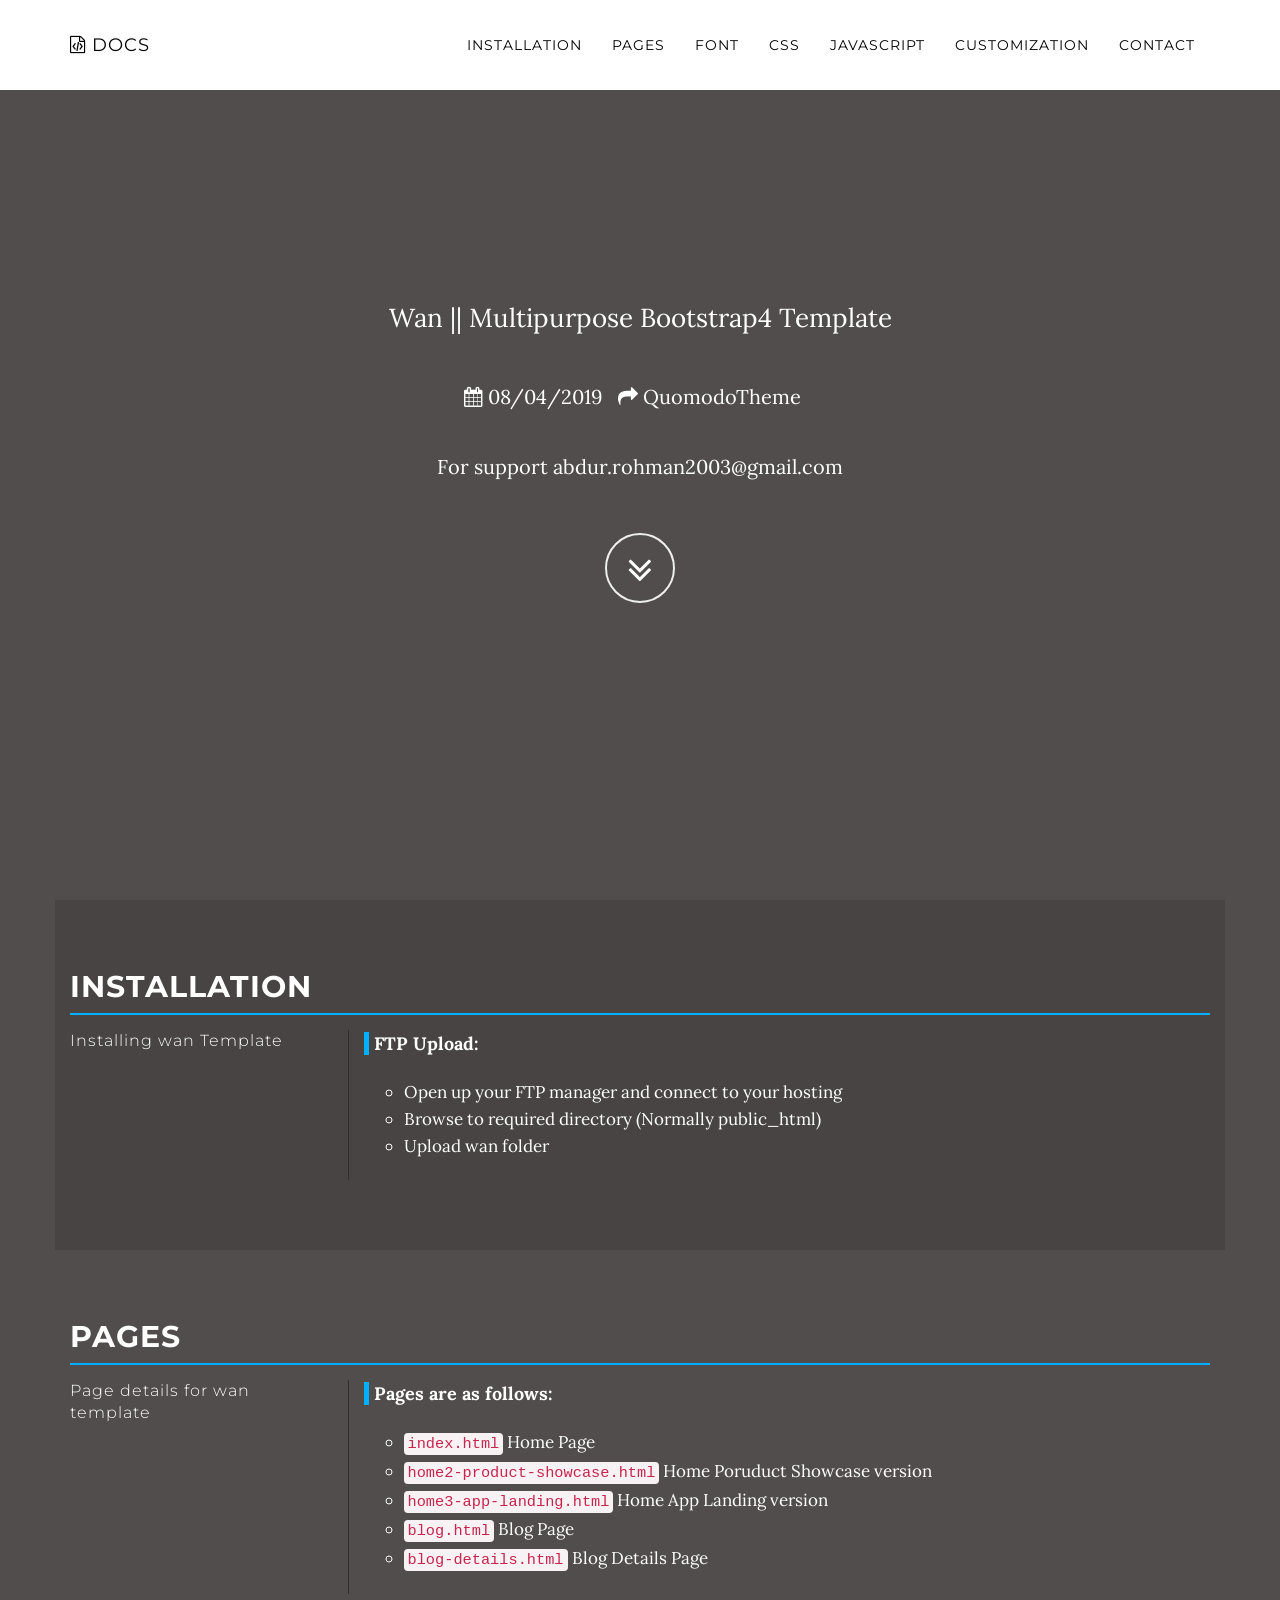
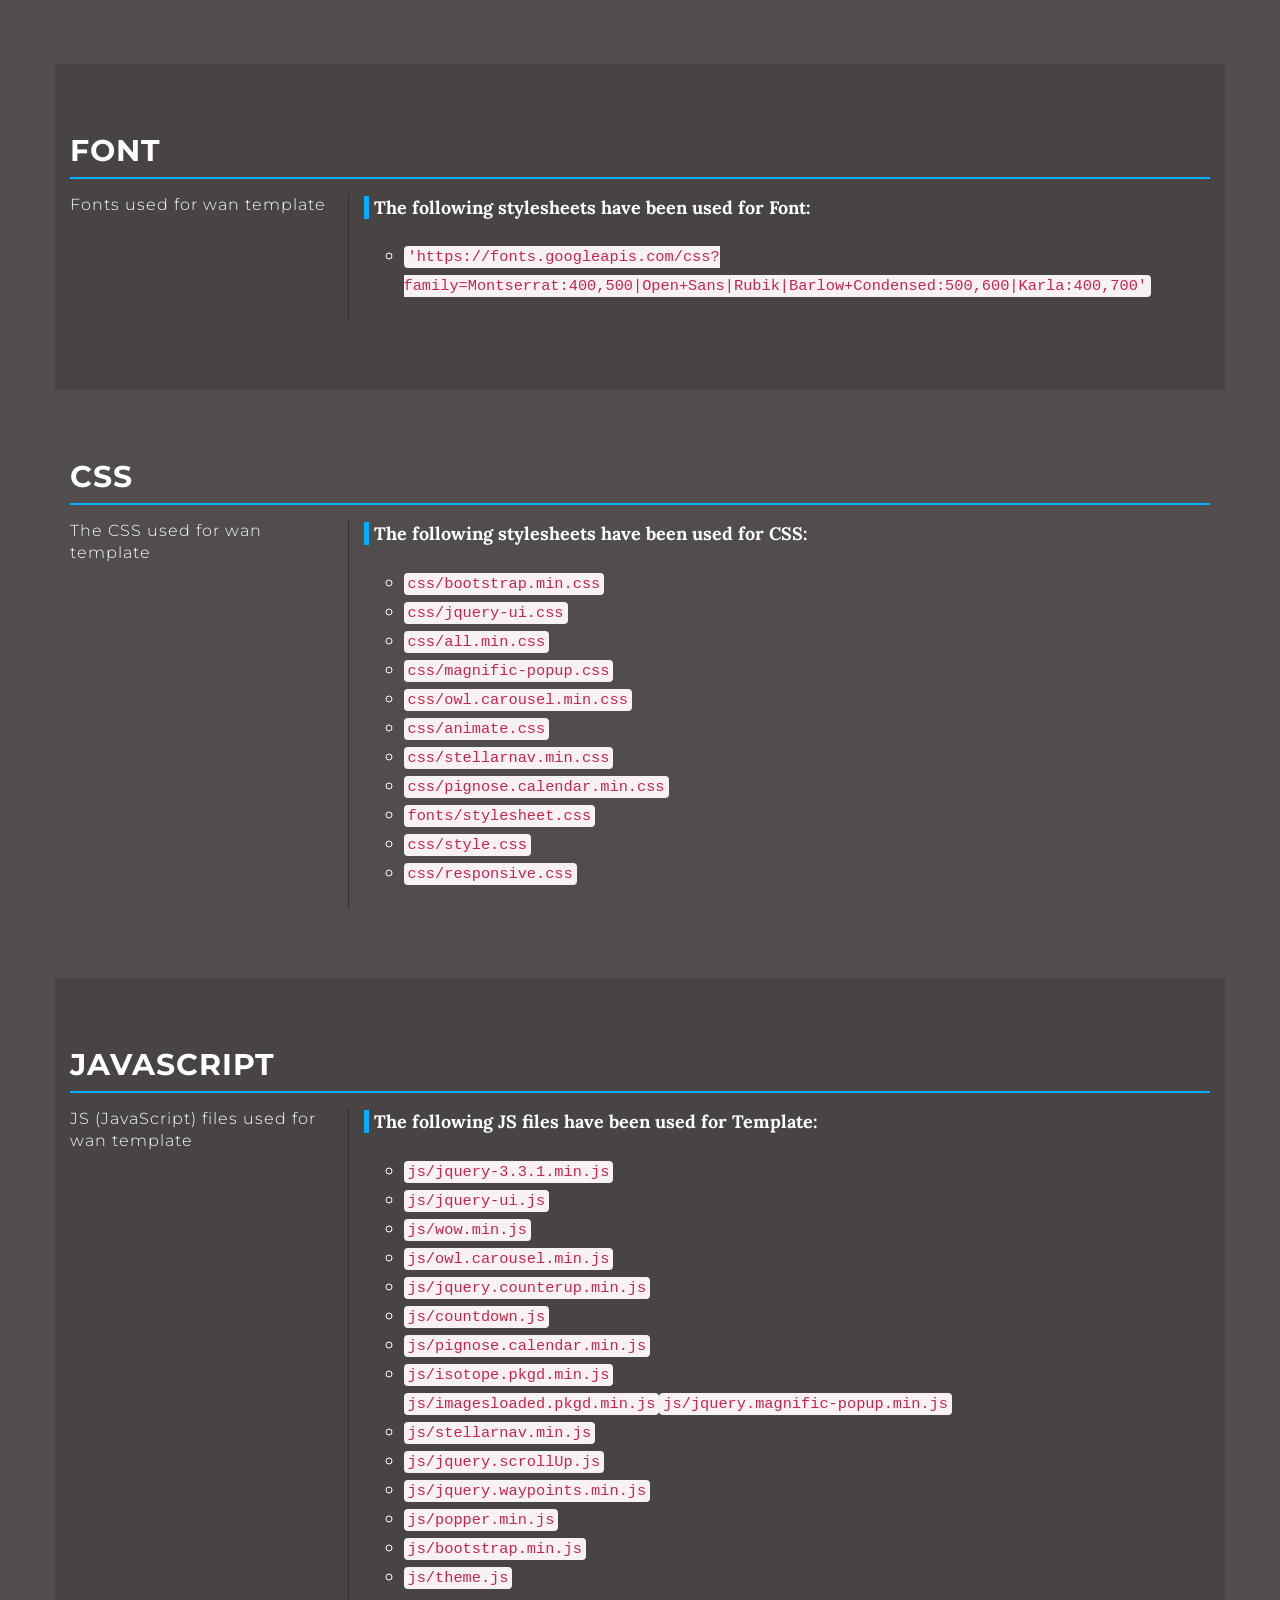
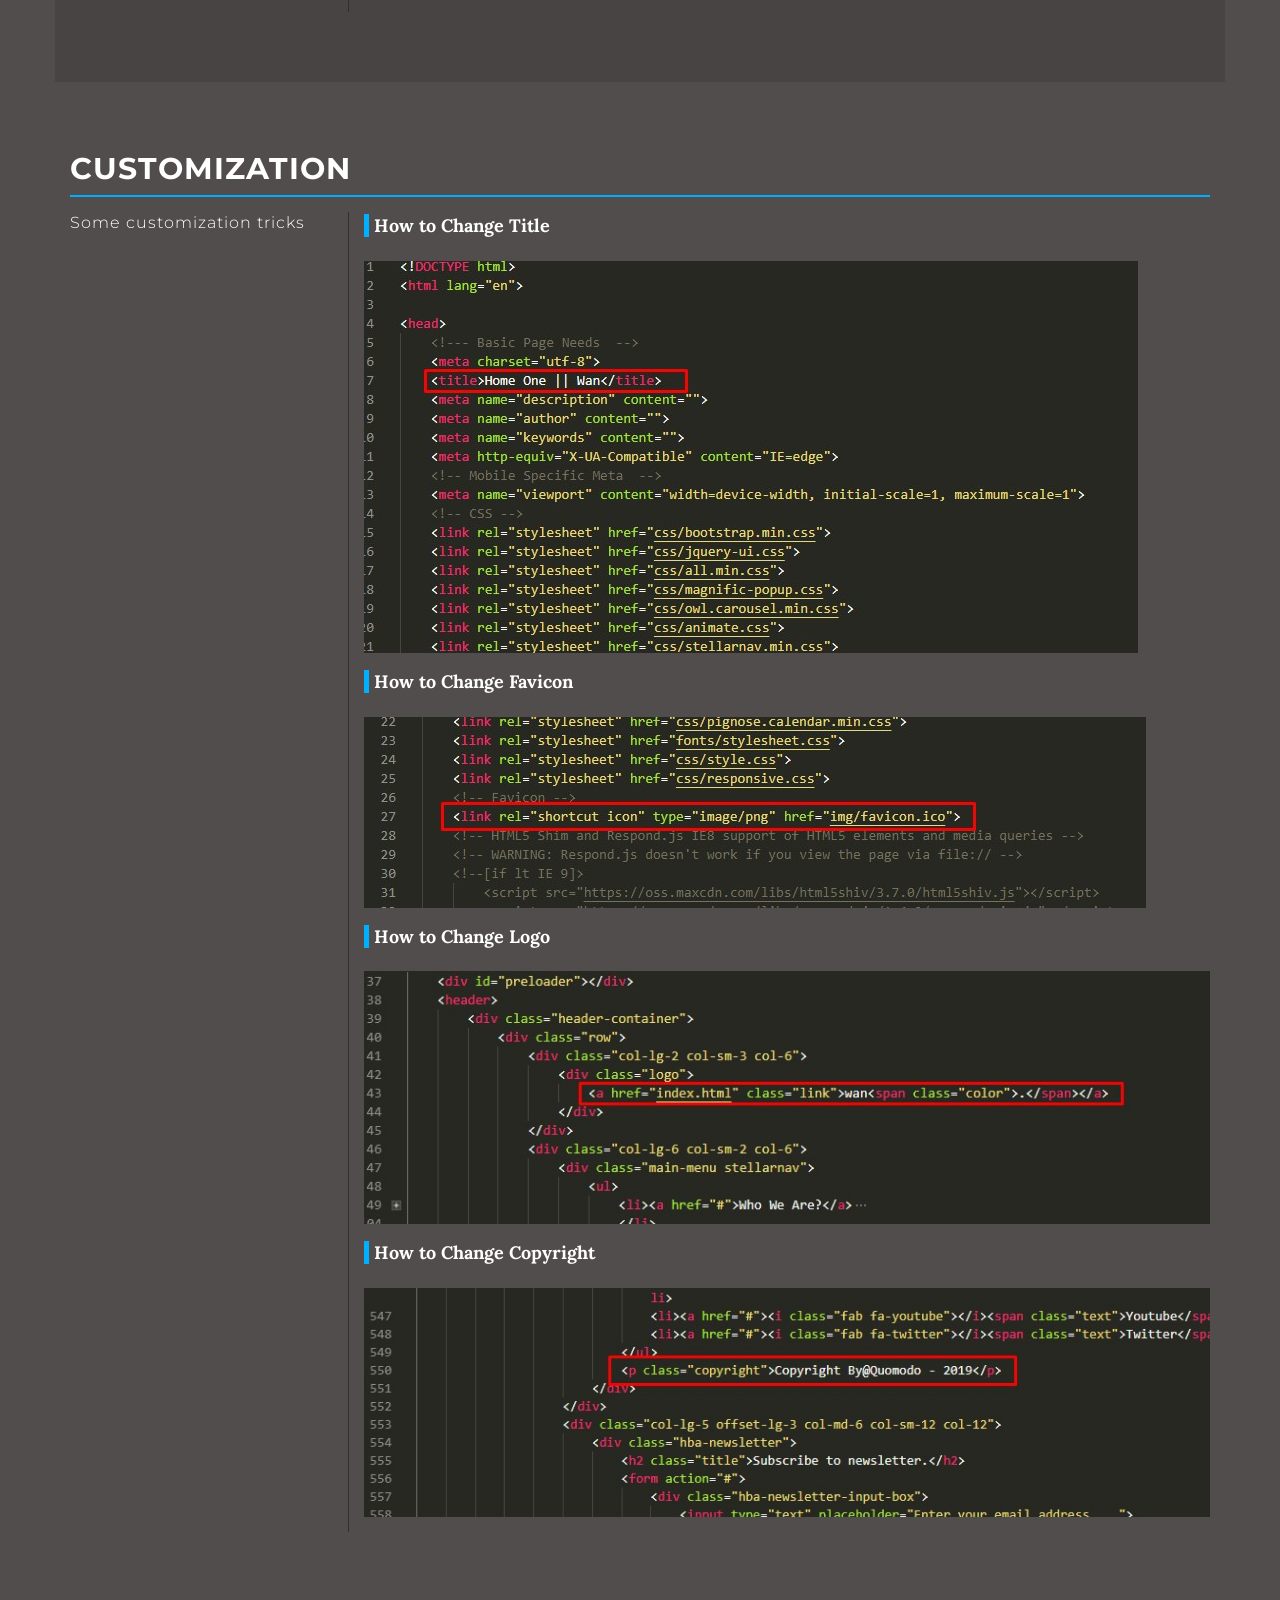
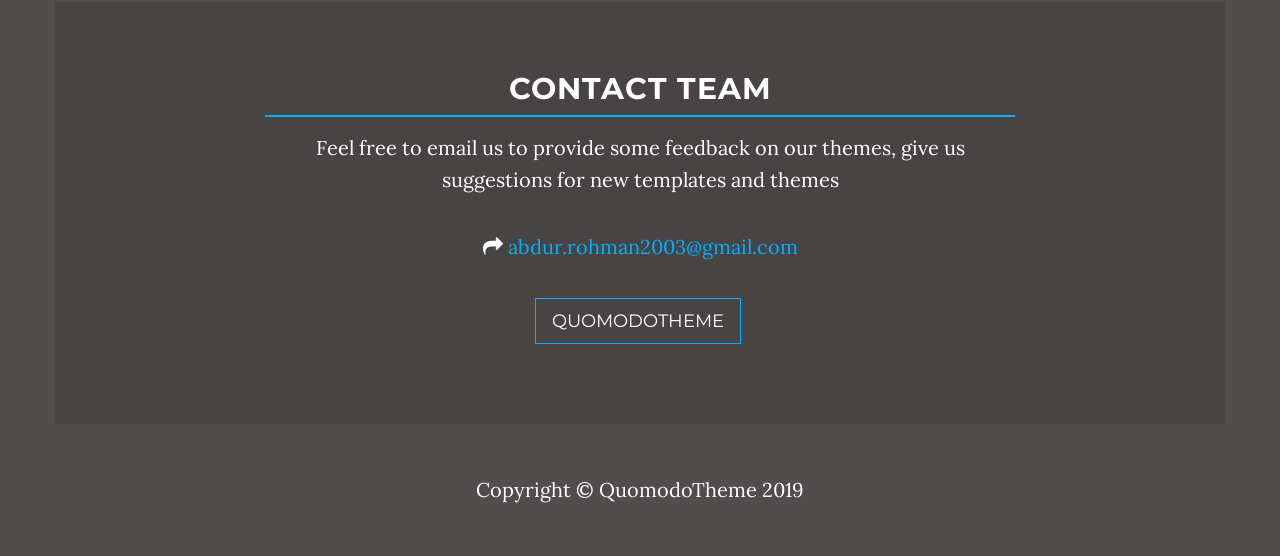
<file: documentation/index.html>
<!DOCTYPE html>
<html lang="en">

<head>
    <meta charset="utf-8">
    <meta http-equiv="X-UA-Compatible" content="IE=edge">
    <meta name="viewport" content="width=device-width, initial-scale=1">
    <meta name="description" content="">
    <meta name="author" content="">
    <title>Wan || Documentation</title>
    <!-- Bootstrap Core CSS -->
    <link rel="stylesheet" href="css/bootstrap.min.css">
    <link rel="stylesheet" href="css/font-awesome.min.css">
    <!-- Custom CSS -->
    <link href="css/grayscale.css" rel="stylesheet">
    <!-- Custom Fonts -->
    <link href="css/font-awesome.min.css" rel="stylesheet" type="text/css">
    <link href="http://fonts.googleapis.com/css?family=Lora:400,700,400italic,700italic" rel="stylesheet" type="text/css">
    <link href="http://fonts.googleapis.com/css?family=Montserrat:400,700" rel="stylesheet" type="text/css">
    <!-- HTML5 Shim and Respond.js IE8 support of HTML5 elements and media queries -->
    <!-- WARNING: Respond.js doesn't work if you view the page via file:// -->
    <!--[if lt IE 9]>
        <script src="https://oss.maxcdn.com/libs/html5shiv/3.7.0/html5shiv.js"></script>
        <script src="https://oss.maxcdn.com/libs/respond.js/1.4.2/respond.min.js"></script>
    <![endif]-->
</head>

<body id="page-top" data-spy="scroll" data-target=".navbar-fixed-top">
    <!-- Navigation -->
    <nav class="navbar navbar-custom navbar-fixed-top" role="navigation">
        <div class="container">
            <div class="navbar-header">
                <button type="button" class="navbar-toggle" data-toggle="collapse" data-target=".navbar-main-collapse">
                    <i class="fa fa-bars"></i>
                </button>
                <a class="navbar-brand page-scroll" href="#page-top">
                    <i class="fa fa-file-code-o"></i> <span class="light">DOCS</span>
                </a>
            </div>
            <!-- Collect the nav links, forms, and other content for toggling -->
            <div class="collapse navbar-collapse navbar-right navbar-main-collapse">
                <ul class="nav navbar-nav">
                    <!-- Hidden li included to remove active class from about link when scrolled up past about section -->
                    <li class="hidden">
                        <a href="#page-top"></a>
                    </li>
                    <li>
                        <a class="page-scroll" href="#install">Installation</a>
                    </li>
                    <li>
                        <a class="page-scroll" href="#pages">Pages</a>
                    </li>
                    <li>
                        <a class="page-scroll" href="#font">Font</a>
                    </li>
                    <li>
                        <a class="page-scroll" href="#css">CSS</a>
                    </li>
                    <li>
                        <a class="page-scroll" href="#js">JavaScript</a>
                    </li>
                    <li>
                        <a class="page-scroll" href="#customization">Customization</a>
                    </li>
                    <li>
                        <a class="page-scroll" href="#contact">Contact</a>
                    </li>
                </ul>
            </div>
            <!-- /.navbar-collapse -->
        </div>
        <!-- /.container -->
    </nav>
    <!-- Intro Header -->
    <header class="intro">
        <div class="intro-body">
            <div class="container">
                <div class="row">
                    <div class="col-md-8 col-md-offset-2">
                        <p class="intro-text">Wan || Multipurpose Bootstrap4 Template</p>
                        <p class="intro-text">
                            <span><i class="fa fa-calendar"></i> 08/04/2019</span><span><i class="fa fa-share"></i> <a href="https://themeforest.net/user/quomodotheme" target="_blank">QuomodoTheme</a></span>
                        </p>
                        <p>For support <a href="mailto:abdur.rohman2003@gmail.com?Subject=Help%20required" target="_top">abdur.rohman2003@gmail.com</a></p>
                        <a href="#install" class="btn btn-circle page-scroll">
                            <i class="fa fa-angle-double-down animated"></i>
                        </a>
                    </div>
                </div>
            </div>
        </div>
    </header>
    <!-- Install Section -->
    <section id="install" class="container content-section text-center">
        <h2>Installation</h2>
        <div class="row">
            <div class="col-xs-12 col-sm-2 col-md-3 content-brief">
                <h4>Installing wan Template</h4>
            </div>
            <div class="col-xs-12 col-sm-10 col-md-9 content-desc">
                <p>
                    <strong>FTP Upload:</strong>
                </p>
                <ul>
                    <li>Open up your FTP manager and connect to your hosting</li>
                    <li>Browse to required directory (Normally public_html)</li>
                    <li>Upload wan folder</li>
                </ul>
            </div>
        </div>
    </section>
    <!-- Pages Section -->
    <section id="pages" class="container content-section text-center">
        <h2>Pages</h2>
        <div class="row">
            <div class="col-xs-12 col-sm-2 col-md-3 content-brief">
                <h4>Page details for wan template</h4>
            </div>
            <div class="col-xs-12 col-sm-10 col-md-9 content-desc">
                <p>
                    <strong>Pages are as follows:</strong>
                </p>
                <ul>
                    <li>
                        <code>index.html</code> Home Page
                    </li>
                    <li>
                        <code>home2-product-showcase.html</code> Home Poruduct Showcase version
                    </li>
                    <li>
                        <code>home3-app-landing.html</code> Home App Landing version
                    </li>
                    <li>
                        <code>blog.html</code> Blog Page
                    </li>
                    <li>
                        <code>blog-details.html</code> Blog Details Page
                    </li>
                </ul>
            </div>
        </div>
    </section>
    <!-- Font Section -->
    <section id="font" class="container content-section text-center">
        <h2>Font</h2>
        <div class="row">
            <div class="col-xs-12 col-sm-2 col-md-3 content-brief">
                <h4>Fonts used for wan template</h4>
            </div>
            <div class="col-xs-12 col-sm-10 col-md-9 content-desc">
                <p>
                    <strong>The following stylesheets have been used for Font:</strong>
                </p>
                <ul>
                    <li><code>'https://fonts.googleapis.com/css?family=Montserrat:400,500|Open+Sans|Rubik|Barlow+Condensed:500,600|Karla:400,700'</code>
                    </li>
                </ul>
            </div>
        </div>
    </section>
    <!-- CSS Section -->
    <section id="css" class="container content-section text-center">
        <h2>CSS</h2>
        <div class="row">
            <div class="col-xs-12 col-sm-2 col-md-3 content-brief">
                <h4>The CSS used for wan template</h4>
            </div>
            <div class="col-xs-12 col-sm-10 col-md-9 content-desc">
                <p>
                    <strong>The following stylesheets have been used for CSS:</strong>
                </p>
                <ul>
                    <li><code>css/bootstrap.min.css</code></li>
                    <li><code>css/jquery-ui.css</code></li>
                    <li><code>css/all.min.css</code></li>
                    <li><code>css/magnific-popup.css</code></li>
                    <li><code>css/owl.carousel.min.css</code></li>
                    <li><code>css/animate.css</code></li>
                    <li><code>css/stellarnav.min.css</code></li>
                    <li><code>css/pignose.calendar.min.css</code></li>
                    <li><code>fonts/stylesheet.css</code></li>
                    <li><code>css/style.css</code></li>
                    <li><code>css/responsive.css</code></li>
                </ul>
            </div>
        </div>
    </section>
    <!-- JS Section -->
    <section id="js" class="container content-section text-center">
        <h2>JavaScript</h2>
        <div class="row">
            <div class="col-xs-12 col-sm-2 col-md-3 content-brief">
                <h4>JS (JavaScript) files used for wan template</h4>
            </div>
            <div class="col-xs-12 col-sm-10 col-md-9 content-desc">
                <p>
                    <strong>The following JS files have been used for Template:</strong>
                </p>
                <ul>
                    <li><code>js/jquery-3.3.1.min.js</code></li>
                    <li><code>js/jquery-ui.js</code></li>
                    <li><code>js/wow.min.js</code></li>
                    <li><code>js/owl.carousel.min.js</code></li>
                    <li><code>js/jquery.counterup.min.js</code></li>
                    <li><code>js/countdown.js</code></li>
                    <li><code>js/pignose.calendar.min.js</code></li>
                    <li><code>js/isotope.pkgd.min.js</code></li
                    <li><code>js/imagesloaded.pkgd.min.js</code></li
                    <li><code>js/jquery.magnific-popup.min.js</code></li>
                    <li><code>js/stellarnav.min.js</code></li>
                    <li><code>js/jquery.scrollUp.js</code></li>
                    <li><code>js/jquery.waypoints.min.js</code></li>
                    <li><code>js/popper.min.js</code></li>
                    <li><code>js/bootstrap.min.js</code></li>
                    <li><code>js/theme.js</code></li>
                </ul>
            </div>
        </div>
    </section>
    <!-- Customization Section -->
    <section id="customization" class="container content-section text-center">
        <h2>Customization</h2>
        <div class="row">
            <div class="col-xs-12 col-sm-2 col-md-3 content-brief">
                <h4>Some customization tricks</h4>
            </div>
            <div class="col-xs-12 col-sm-10 col-md-9 content-desc">
                <p>
                    <strong>How to Change Title</strong>
                </p>
                <img class="img-responsive" alt="" src="img/title.jpg" />
                <p>
                    <strong>How to Change Favicon</strong>
                </p>
                <img class="img-responsive" alt="" src="img/favicon-change.jpg" />
                <p>
                    <strong>How to Change Logo</strong>
                </p>
                <img class="img-responsive" alt="" src="img/logo-change.jpg" />
                <p>
                    <strong>How to Change Copyright</strong>
                </p>
                <img class="img-responsive" alt="" src="img/copyright.jpg" />
            </div>
        </div>
    </section>
    <!-- Contact Section -->
    <section id="contact" class="container content-section text-center">
        <div class="row">
            <div class="col-lg-8 col-lg-offset-2">
                <h2 class="text-center">Contact Team</h2>
                <p>Feel free to email us to provide some feedback on our themes, give us suggestions for new templates and themes</p>
                <p><i class="fa fa-share"></i> <a href="mailto:abdur.rohman2003@gmail.com?Subject=Help%20required" target="_top">abdur.rohman2003@gmail.com</a>
                </p>
                <ul class="list-inline banner-social-buttons">
                    <li>
                        <a href="https://themeforest.net/user/quomodotheme" target="_blank" class="btn btn-default btn-lg"><span class="network-name">QuomodoTheme</span></a>
                    </li>
                </ul>
            </div>
        </div>
    </section>
    <!-- Footer -->
    <footer>
        <div class="container text-center">
            <p>Copyright &copy; QuomodoTheme 2019</p>
        </div>
    </footer>
    <!-- jQuery -->
    <script src="js/jquery.js"></script>
    <!-- Bootstrap Core JavaScript -->
    <script src="js/bootstrap.min.js"></script>
    <!-- Plugin JavaScript -->
    <script src="js/jquery.easing.min.js"></script>
    <!-- Custom Theme JavaScript -->
    <script src="js/grayscale.js"></script>
</body>

</html>
</file>
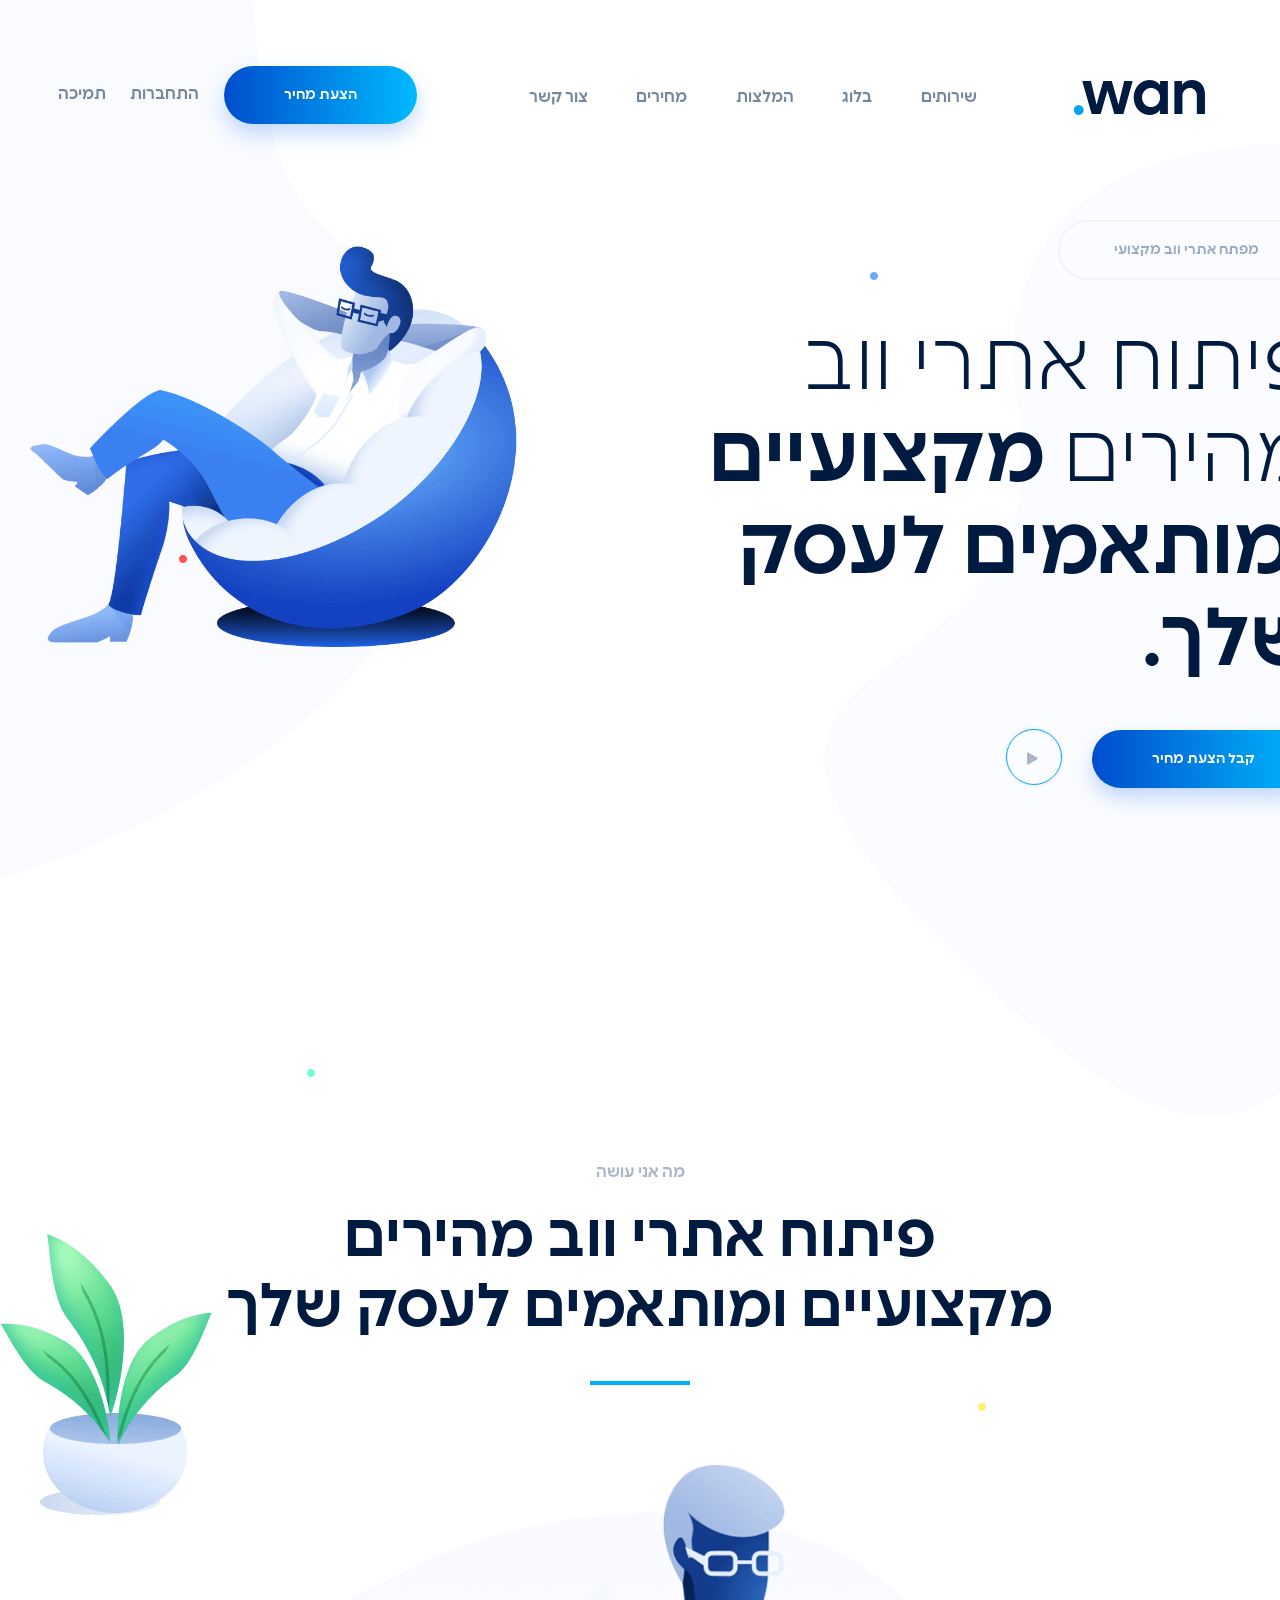
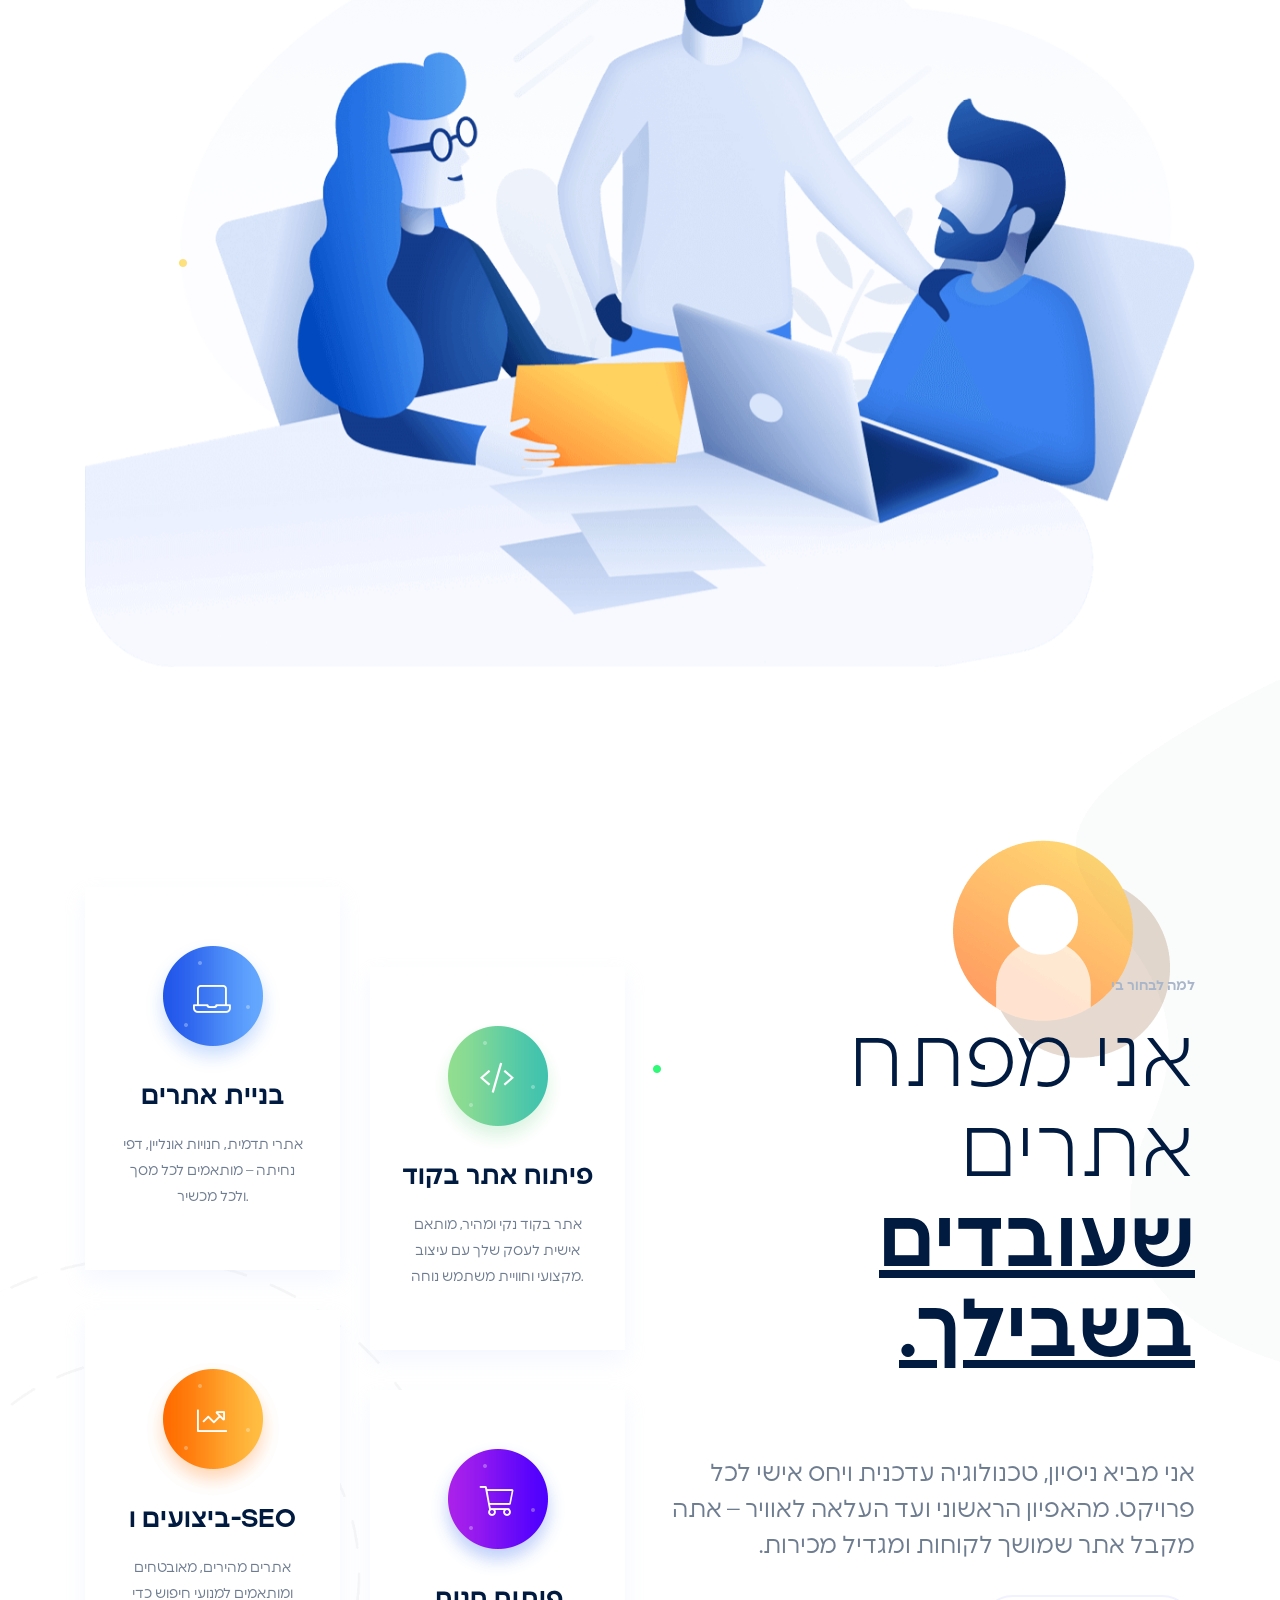
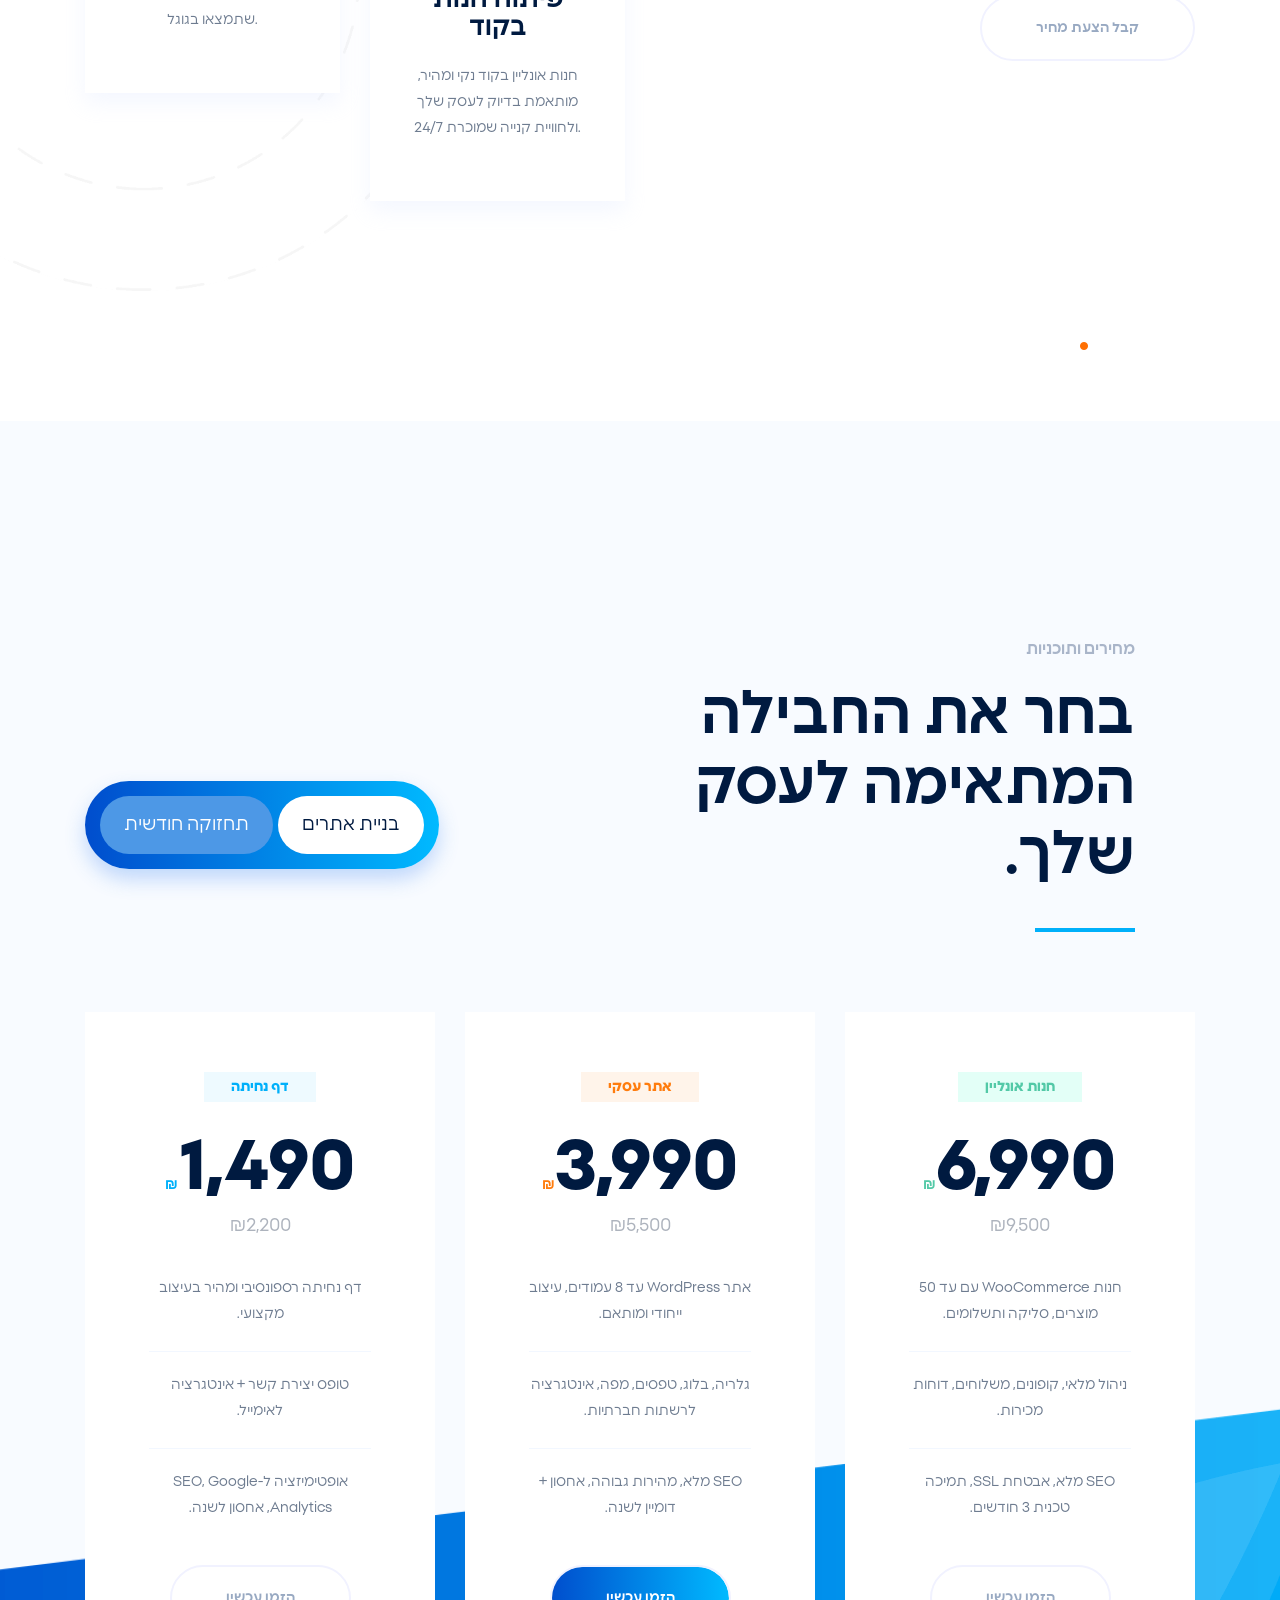
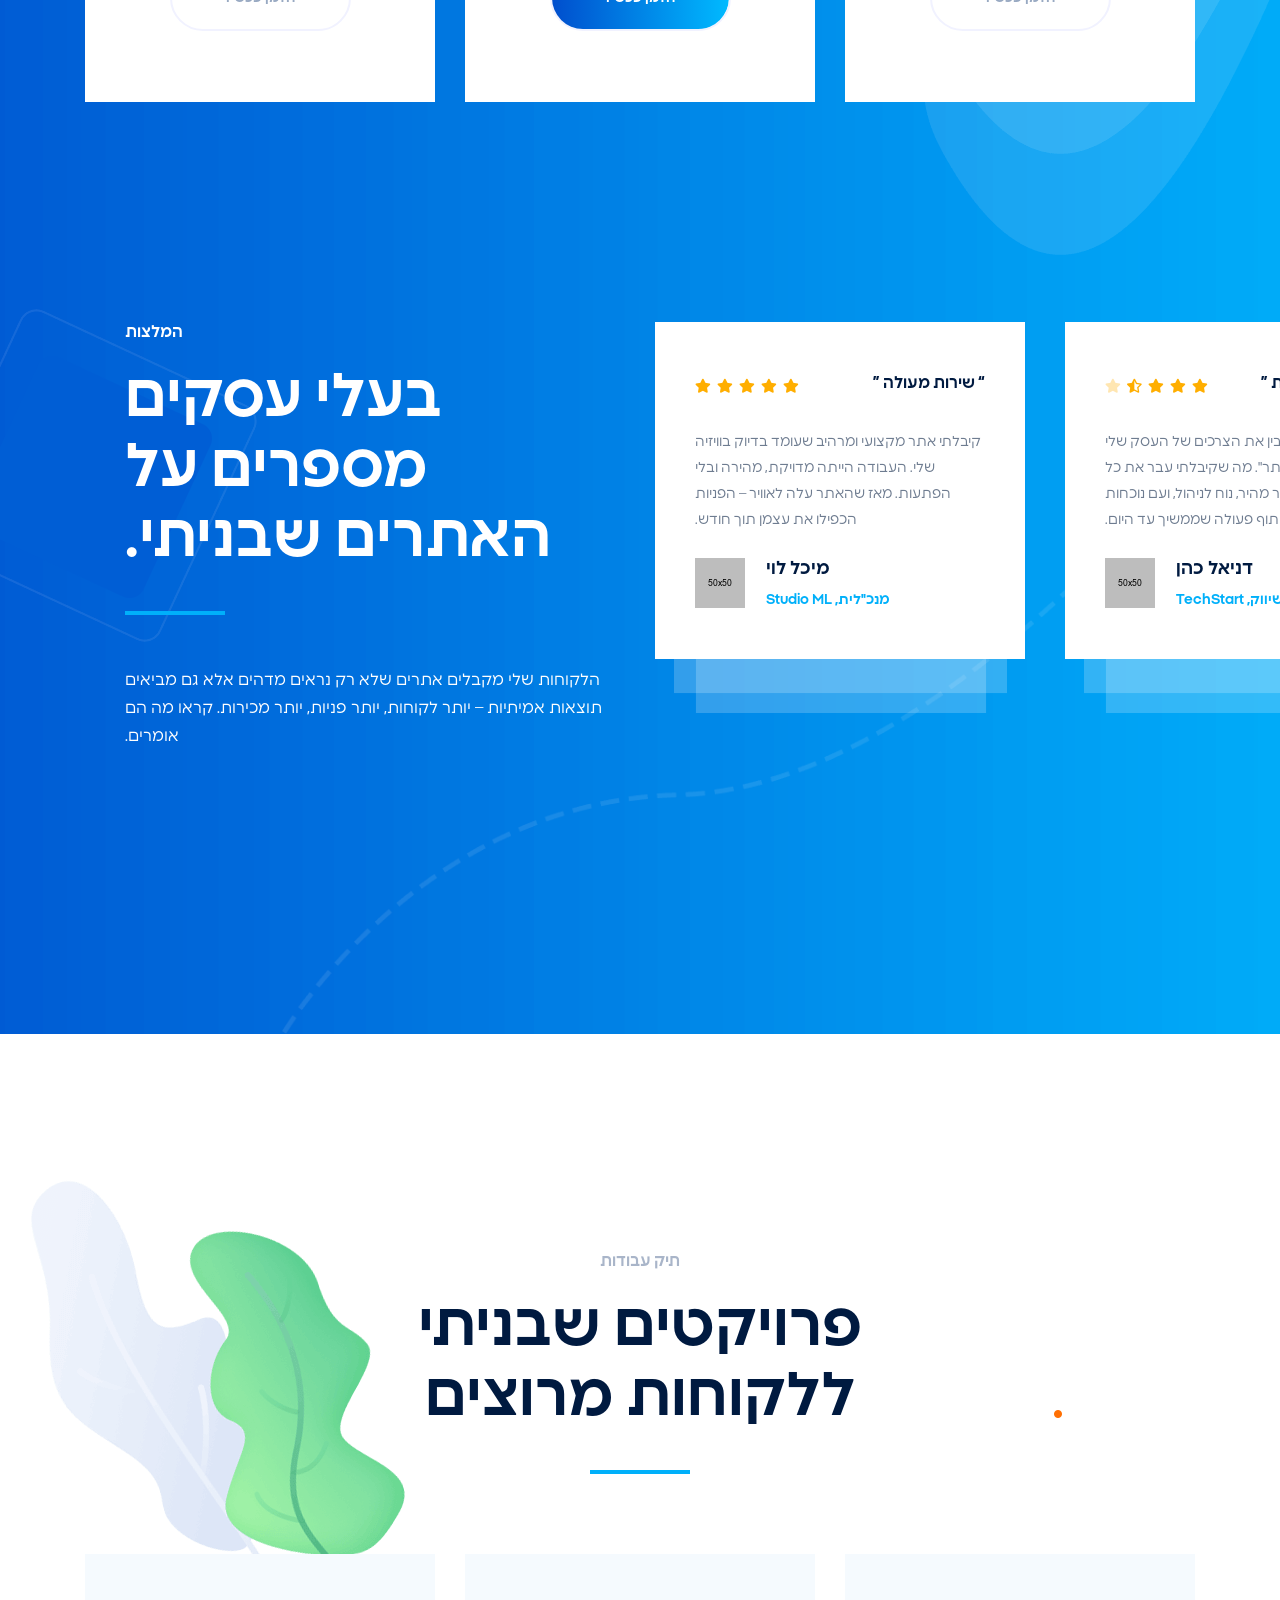
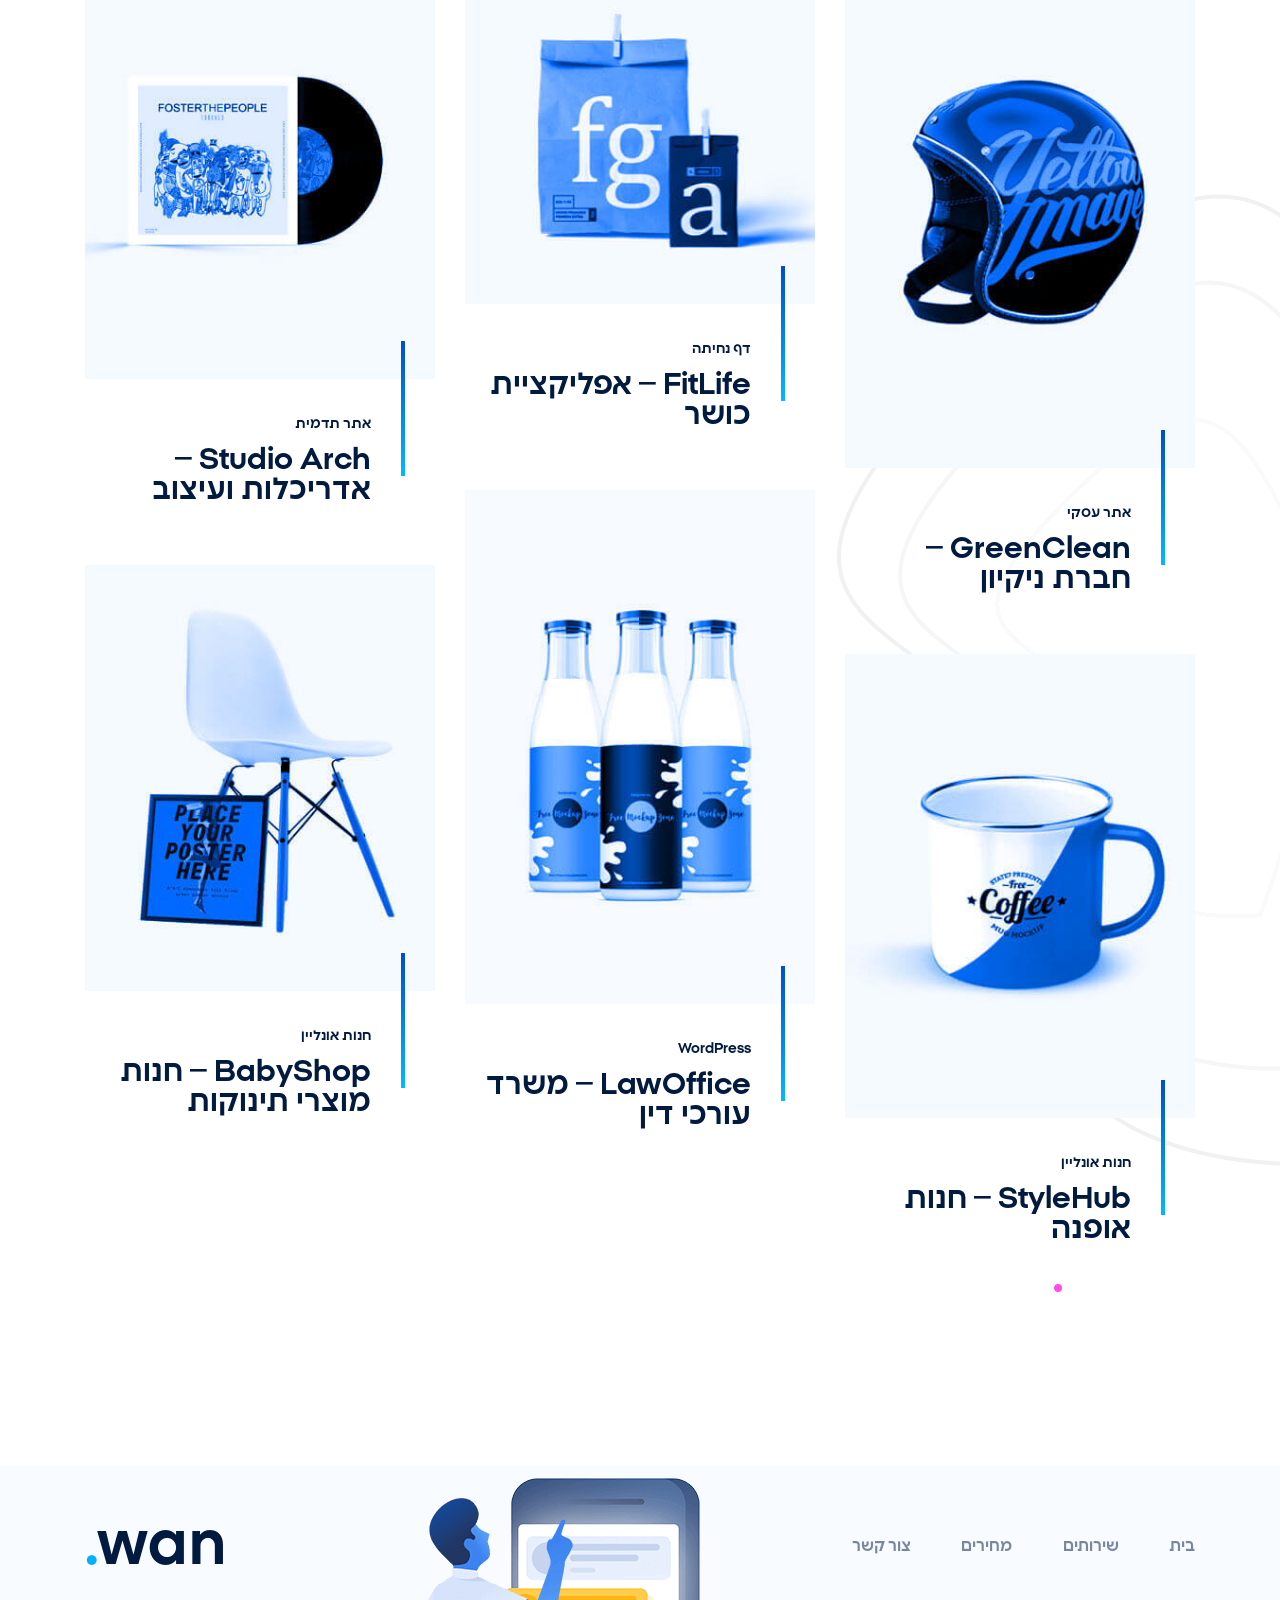
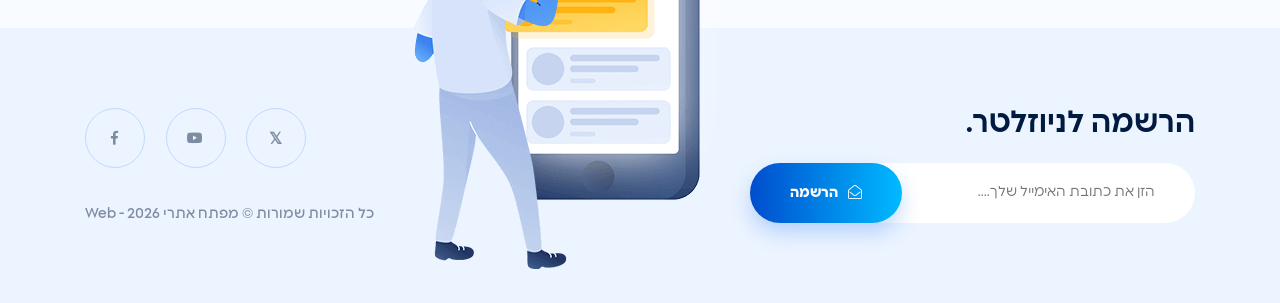
<file: wan-html/index.html>
<!DOCTYPE html>
<html lang="he">

<head>
    <!--- Basic Page Needs  -->
    <meta charset="utf-8">
    <title>פיתוח אתרי Web מקצועי | wan – מפתח אתרים בישראל</title>
    <meta name="description" content="מפתח אתרי Web מקצועי בישראל. בניית אתרי תדמית, חנויות WooCommerce ודפי נחיתה – מהירים, מאובטחים ומותאמי SEO. קבל הצעת מחיר ללא התחייבות.">
    <meta name="author" content="wan – מפתח אתרים">
    <meta name="keywords" content="פיתוח אתרים, בניית אתרים, מפתח אתרים, WordPress, WooCommerce, דף נחיתה, SEO, אתר עסקי, חנות אונליין, ישראל">
    <meta name="google-site-verification" content="google8428b3596485c0c4">
    <meta http-equiv="X-UA-Compatible" content="IE=edge">
    <!-- Canonical -->
    <link rel="canonical" href="https://my.ittsupport.co.il/">
    <link rel="sitemap" type="application/xml" title="Sitemap" href="/sitemap.xml">
    <!-- Open Graph -->
    <meta property="og:type" content="website">
    <meta property="og:url" content="https://my.ittsupport.co.il/">
    <meta property="og:title" content="פיתוח אתרי Web מקצועי | wan – מפתח אתרים בישראל">
    <meta property="og:description" content="מפתח אתרי Web מקצועי בישראל. בניית אתרי תדמית, חנויות WooCommerce ודפי נחיתה – מהירים, מאובטחים ומותאמי SEO.">
    <meta property="og:image" content="https://my.ittsupport.co.il/img/home1/hero-banner.png">
    <meta property="og:locale" content="he_IL">
    <meta property="og:site_name" content="wan – פיתוח אתרים">
    <!-- Twitter Card -->
    <meta name="twitter:card" content="summary_large_image">
    <meta name="twitter:title" content="פיתוח אתרי Web מקצועי | wan">
    <meta name="twitter:description" content="בניית אתרי תדמית, חנויות WooCommerce ודפי נחיתה – מהירים, מאובטחים ומותאמי SEO.">
    <meta name="twitter:image" content="https://my.ittsupport.co.il/img/home1/hero-banner.png">
    <!-- Mobile Specific Meta  -->
    <meta name="viewport" content="width=device-width, initial-scale=1">
    <!-- CSS -->
    <link rel="stylesheet" href="css/bootstrap.min.css">
    <link rel="stylesheet" href="css/jquery-ui.css">
    <link rel="stylesheet" href="css/all.min.css">
    <link rel="stylesheet" href="css/magnific-popup.css">
    <link rel="stylesheet" href="css/owl.carousel.min.css">
    <link rel="stylesheet" href="css/animate.css">
    <link rel="stylesheet" href="css/stellarnav.min.css">
    <link rel="stylesheet" href="css/pignose.calendar.min.css">
    <link rel="stylesheet" href="fonts/stylesheet.css">
    <link rel="stylesheet" href="css/style.css">
    <link rel="stylesheet" href="css/responsive.css">
    <style>
        /* Hero content direction (applies on all sizes) */
        .hero-area .hero-content {
            direction: rtl;
            text-align: right;
        }
        .hero-area .hero-content .title {
            line-height: 1.15;
        }
        /* Desktop-only RTL layout (text on right, image on left).
           Below 992px the template's responsive.css + mobile overrides below handle layout. */
        @media (min-width: 992px) {
            .hero-area {
                padding: 260px 0 300px;
            }
            .hero-area .hero-content {
                padding: 0 0 0 60px;
                margin-top: -40px;
                margin-right: -120px;
            }
            .hero-area .hero-content .title {
                margin-top: 28px;
            }
            .hero-area .hero-content .start-video {
                margin-top: 40px;
            }
            .main-menu {
                text-align: left !important;
                margin-left: 60px;
            }
            .hero-area .hero-banner {
                right: auto;
                left: 30px;
                text-align: left;
                transform: scaleX(-1);
            }
            .hero-area .hero-bg-left {
                left: auto;
                right: 0;
                transform: scaleX(-1);
            }
            .hero-area .hero-bg-right {
                right: auto;
                left: 0;
                text-align: left;
                transform: scaleX(-1);
            }
            .hero-area .hero-content .start-video .start {
                margin-right: 0;
                margin-left: 24px;
            }
        }
        /* Quote Modal Styles */
        .quote-modal .modal-dialog {
            max-width: 560px;
            margin: 40px auto;
        }
        .quote-modal .modal-content {
            border: 0;
            border-radius: 20px;
            overflow: hidden;
            box-shadow: 0 30px 80px rgba(0, 77, 205, 0.25);
            direction: rtl;
            text-align: right;
        }
        .quote-modal .quote-header {
            background-image: linear-gradient(90deg, #004dcd 0%, #00baff 100%);
            color: #ffffff;
            padding: 32px 40px 28px;
            position: relative;
        }
        .quote-modal .quote-header .intro {
            font-size: 13px;
            letter-spacing: 2px;
            text-transform: uppercase;
            color: #ffffff;
            opacity: 1;
            margin: 0 0 8px;
            font-weight: 700;
            text-shadow: 0 1px 2px rgba(0, 30, 80, 0.25);
        }
        .quote-modal .quote-header .title {
            font-size: 26px;
            line-height: 1.3;
            font-weight: 700;
            margin: 0 0 6px;
            color: #ffffff;
        }
        .quote-modal .quote-header .subtitle {
            font-size: 14px;
            line-height: 1.6;
            color: #ffffff;
            opacity: 1;
            margin: 0;
            font-weight: 500;
            text-shadow: 0 1px 2px rgba(0, 30, 80, 0.25);
        }
        .quote-modal .quote-close {
            position: absolute;
            top: 18px;
            left: 18px;
            width: 34px;
            height: 34px;
            border-radius: 50%;
            background: rgba(255, 255, 255, 0.18);
            color: #ffffff;
            border: 0;
            font-size: 16px;
            line-height: 1;
            cursor: pointer;
            transition: 0.25s;
        }
        .quote-modal .quote-close:hover {
            background: rgba(255, 255, 255, 0.35);
            transform: rotate(90deg);
        }
        .quote-modal .quote-body {
            padding: 32px 40px 36px;
            background: #ffffff;
        }
        .quote-modal .form-row {
            display: flex;
            gap: 14px;
            margin-bottom: 14px;
        }
        .quote-modal .form-field {
            flex: 1;
            position: relative;
        }
        .quote-modal label {
            display: block;
            font-size: 13px;
            font-weight: 600;
            color: #000c35;
            margin-bottom: 8px;
        }
        .quote-modal label .req {
            color: #ef4060;
            margin-right: 3px;
        }
        .quote-modal input[type="text"],
        .quote-modal input[type="tel"],
        .quote-modal input[type="email"],
        .quote-modal select,
        .quote-modal textarea {
            width: 100%;
            box-sizing: border-box;
            height: 48px;
            line-height: 1.2;
            border: 1.5px solid #e4e8f3;
            border-radius: 10px;
            padding: 0 16px;
            font-size: 14px;
            color: #000c35;
            background: #f8fafd;
            transition: 0.25s;
            font-family: inherit;
            direction: rtl;
            text-align: right;
            -webkit-appearance: none;
            -moz-appearance: none;
            appearance: none;
        }
        .quote-modal select {
            background-image: url("data:image/svg+xml;utf8,<svg xmlns='http://www.w3.org/2000/svg' width='12' height='8' viewBox='0 0 12 8'><path fill='none' stroke='%23606e88' stroke-width='2' stroke-linecap='round' stroke-linejoin='round' d='M1 1l5 5 5-5'/></svg>");
            background-repeat: no-repeat;
            background-position: left 16px center;
            padding-left: 40px;
        }
        .quote-modal textarea {
            resize: vertical;
            height: auto;
            min-height: 110px;
            padding: 12px 16px;
            line-height: 1.5;
        }
        .quote-modal input:focus,
        .quote-modal select:focus,
        .quote-modal textarea:focus {
            outline: 0;
            border-color: #00baff;
            background: #ffffff;
            box-shadow: 0 0 0 4px rgba(0, 186, 255, 0.12);
        }
        .quote-modal .submit-btn {
            width: 100%;
            background-image: linear-gradient(90deg, #004dcd 0%, #00baff 100%);
            color: #ffffff;
            border: 0;
            border-radius: 100px;
            padding: 16px 30px;
            font-size: 15px;
            font-weight: 600;
            cursor: pointer;
            margin-top: 8px;
            box-shadow: 0 10px 20px rgba(59, 132, 241, 0.25);
            transition: 0.3s;
        }
        .quote-modal .submit-btn:hover {
            transform: translateY(-2px);
            box-shadow: 0 14px 26px rgba(59, 132, 241, 0.35);
        }
        .quote-modal .quote-success {
            display: none;
            text-align: center;
            padding: 20px 10px 10px;
        }
        .quote-modal .quote-success .icon {
            width: 70px;
            height: 70px;
            border-radius: 50%;
            background: linear-gradient(135deg, #00baff, #004dcd);
            color: #ffffff;
            display: inline-flex;
            align-items: center;
            justify-content: center;
            font-size: 30px;
            margin-bottom: 18px;
        }
        .quote-modal .quote-success h3 {
            color: #000c35;
            font-weight: 700;
            margin-bottom: 8px;
        }
        .quote-modal .quote-success p {
            color: #606e88;
            margin: 0;
        }
        @media (max-width: 575px) {
            .quote-modal .form-row {
                flex-direction: column;
                gap: 0;
                margin-bottom: 0;
            }
            .quote-modal .form-field {
                margin-bottom: 14px;
            }
            .quote-modal .quote-header {
                padding: 26px 24px 22px;
            }
            .quote-modal .quote-body {
                padding: 24px;
            }
            .quote-modal .quote-header .title {
                font-size: 22px;
            }
        }
        /* ==================================================
           Mobile & Tablet responsive adjustments (RTL)
           ================================================== */
        @media (max-width: 991.98px) {
            html, body {
                overflow-x: hidden;
                -webkit-text-size-adjust: 100%;
            }
            body { min-width: 0; }
            .container,
            .container-fluid {
                padding-left: 20px;
                padding-right: 20px;
                max-width: 100%;
            }
            .row { margin-left: -10px; margin-right: -10px; }
            .row > [class*="col-"] { padding-left: 10px; padding-right: 10px; }

            /* Header: right-align menu for Hebrew, hamburger on the right */
            header {
                padding: 18px 0 !important;
                position: relative !important;
            }
            header.navbar-fixed-top {
                position: relative !important;
                box-shadow: none;
            }
            header .header-container > .row {
                align-items: center;
            }
            header .header-container .header-right { display: none !important; }
            .main-menu {
                text-align: right !important;
                margin-left: 0 !important;
                margin-right: 0 !important;
            }
            .main-menu.stellarnav > ul { text-align: right; }
            .main-menu.stellarnav .menu-toggle {
                float: right;
                padding: 10px 0 0 !important;
                font-size: 18px !important;
            }
            .main-menu.stellarnav .menu-toggle span.bars { float: right; }
            header .header-container .logo {
                text-align: left;
            }
            header .header-container .logo .link {
                font-size: 42px;
                line-height: 1;
            }

            /* Hero: clean stacked mobile layout */
            .hero-area {
                padding: 90px 0 60px !important;
                text-align: right;
            }
            .hero-area .hero-content {
                padding: 0 !important;
                margin: 0 !important;
                direction: rtl;
                text-align: right;
            }
            .hero-area .hero-content .welcome {
                display: inline-block;
                font-size: 12px;
                padding: 10px 20px;
            }
            .hero-area .hero-content .title {
                margin-top: 16px;
                font-size: 32px;
                line-height: 1.25;
            }
            .hero-area .hero-content .start-video {
                margin-top: 26px;
                display: flex;
                align-items: center;
                gap: 14px;
                flex-wrap: wrap;
            }
            .hero-area .hero-content .start-video .start {
                margin: 0 !important;
            }
            .hero-area .hero-banner,
            .hero-area .hero-bg-left,
            .hero-area .hero-bg-right,
            .hero-area .hero-dot-bg-1,
            .hero-area .hero-dot-bg-2,
            .hero-area .hero-dot-bg-3 {
                display: none !important;
            }

            /* About section */
            .about-area {
                padding: 60px 0 40px !important;
            }
            .about-area .section-title { text-align: center; direction: rtl; }
            .about-area .section-title .title {
                font-size: 28px !important;
                line-height: 1.35 !important;
            }
            .about-area .section-title .title br { display: none; }
            .about-area .about-banner {
                margin: 20px 0 30px !important;
            }
            .about-area .about-banner img {
                max-width: 100%;
                height: auto;
            }
            .about-area .about-right-content {
                margin-top: 10px;
                padding: 0 !important;
            }
            .about-area .about-right-content.section-title {
                text-align: right !important;
                padding: 0 !important;
            }
            .about-area .about-right-content.section-title .title {
                font-size: 26px !important;
                line-height: 1.3 !important;
            }
            .about-area .about-right-content.section-title .text {
                font-size: 16px !important;
                line-height: 1.7 !important;
                margin: 16px 0 0 !important;
            }
            .about-area .about-right-content.section-title .quote {
                margin-top: 22px !important;
                display: inline-block;
            }
            .about-all-boxes { margin-bottom: 10px; }
            .about-all-boxes .about-box {
                margin-bottom: 18px;
                padding: 20px;
                text-align: right;
                direction: rtl;
            }
            .about-all-boxes .about-box .icon-box .icon {
                height: 80px;
                width: 80px;
                line-height: 80px;
                font-size: 24px;
            }
            .about-all-boxes .about-box .content .name {
                font-size: 20px !important;
                line-height: 1.3 !important;
            }
            .about-all-boxes .about-box .content .text {
                font-size: 14px !important;
                line-height: 1.6 !important;
                margin-top: 10px !important;
            }
            .about-box-martop80.mar-top-80 { margin: 0 !important; display: none !important; }
            .about-area .about-top-plant,
            .about-area .about-banner-contact,
            .about-area .about-left-bg,
            .about-area .about-right-bg,
            .about-area [class*="about-dot-bg"] { display: none !important; }

            /* Pricing - disable the desktop overlap */
            .pricing-area {
                padding: 60px 0 40px !important;
                background: #f8fbff;
            }
            .pricing-area .pricing-area-for-position {
                position: static !important;
                bottom: auto !important;
                margin-top: 0 !important;
            }
            .pricing-area .row.align-items-center {
                flex-direction: column-reverse;
            }
            .pricing-area .pricing-tab-menu {
                text-align: center !important;
                margin: 24px 0 10px !important;
            }
            .pricing-area .pricing-tab-menu .nav {
                display: inline-flex;
            }
            .pricing-section-title {
                padding: 0 !important;
                text-align: center !important;
                margin-bottom: 10px !important;
                direction: rtl;
            }
            .pricing-section-title .title {
                font-size: 26px !important;
                line-height: 1.35 !important;
            }
            .pricing-section-title .title::after { right: 50% !important; transform: translateX(50%); }
            .pricing-area .single-pricing {
                margin: 0 0 20px !important;
                padding: 36px 24px !important;
                text-align: center;
            }
            .pricing-area .single-pricing .type { margin-bottom: 24px; }
            .pricing-area .single-pricing .price {
                font-size: 44px !important;
                line-height: 1.15 !important;
            }
            .pricing-area .single-pricing .info { margin-bottom: 28px; }
            .pricing-area .single-pricing .info li {
                font-size: 13px;
                line-height: 22px;
                padding-bottom: 14px;
                margin-bottom: 12px;
            }

            /* Testimonials */
            .testimonial-area {
                padding: 60px 0 40px !important;
                background: linear-gradient(180deg, #001a40 0%, #0a2a5c 100%) !important;
            }
            .testimonial-area .testimonial-bottom-line { display: none !important; }
            .testimonial-area .testimonial-section-title {
                margin-bottom: 24px;
                padding: 0 !important;
                text-align: right;
            }
            .testimonial-area .testimonial-section-title .title {
                font-size: 26px !important;
                line-height: 1.35 !important;
            }
            .testimonial-area .testimonial-section-title .title::after {
                left: auto !important;
                right: 0 !important;
            }
            .testimonial-area .testimonial-section-title .text {
                text-align: right;
                font-size: 15px;
                line-height: 1.7;
            }
            .testimonial-area .testimonial-right-banner,
            .testimonial-area .testimoinal-left-banner { display: none !important; }
            .testimonial-area .testimonial-carousel .single-testimonial {
                max-width: 100% !important;
                padding: 30px 22px !important;
                margin: 0 0 40px !important;
            }
            .testimonial-area .testimonial-carousel .single-testimonial .rating-cause {
                flex-direction: column;
                gap: 8px;
            }
            .testimonial-area .testimonial-carousel .single-testimonial .rating-cause .rating,
            .testimonial-area .testimonial-carousel .single-testimonial .rating-cause .cause {
                flex: 1 1 100%;
                text-align: right;
            }
            .testimonial-area .testimonial-carousel .single-testimonial .text {
                font-size: 14px;
                line-height: 1.7;
            }
            .testimonial-area .testimonial-carousel .owl-stage-outer { margin-right: 0 !important; }

            /* Portfolio */
            .portfoio-area { padding: 50px 0 20px !important; }
            .portfoio-area .section-title { text-align: center; direction: rtl; }
            .portfoio-area .section-title .title {
                font-size: 26px !important;
                line-height: 1.35 !important;
            }
            .portfoio-area .section-title .title::after {
                right: 50% !important;
                left: auto !important;
                transform: translateX(50%);
            }
            .portfoio-area .single-portfolio { margin-bottom: 24px; }
            .portfoio-area .single-portfolio .img img {
                width: 100%;
                height: auto;
            }
            .portfoio-area .portfolio-left-leaf,
            .portfoio-area .portfolio-right-banner,
            .portfoio-area .porfolio-dot-bg-right,
            .portfoio-area .porfolio-dot-bg-left-center,
            .portfoio-area .porfolio-dot-bg-right-bottom { display: none !important; }

            /* Footer */
            footer .footer-banner { display: none !important; }
            footer .footer-top-area { padding: 40px 0 20px; }
            footer .footer-top-area .fta-menu {
                text-align: center;
                margin-top: 20px;
            }
            footer .footer-top-area .fta-menu .menu {
                padding-right: 0;
                display: flex;
                flex-wrap: wrap;
                justify-content: center;
                gap: 6px 16px;
            }
            footer .footer-top-area .fta-menu .menu li { margin: 0; }
            footer .footer-top-area .fta-logo {
                text-align: center;
                margin-bottom: 10px;
            }
            footer .footer-top-area .fta-logo .link { font-size: 40px; }
            footer .footer-bottom-area { padding: 20px 0 30px; }
            footer .footer-bottom-area .fba-social {
                text-align: center;
                margin-bottom: 24px;
            }
            footer .footer-bottom-area .fba-social .social {
                display: flex;
                justify-content: center;
                flex-wrap: wrap;
                gap: 10px;
            }
            footer .footer-bottom-area .fba-social .social li { margin: 0; }
            footer .footer-bottom-area .fba-social .copyright {
                text-align: center;
                margin-top: 14px;
            }
            footer .hba-newsletter .title {
                text-align: center !important;
                font-size: 24px !important;
            }
            footer .footer-bottom-area .hba-newsletter[dir="rtl"] .hba-newsletter-input-box input[type="text"] {
                box-sizing: border-box;
                width: 100%;
                padding: 0 20px !important;
                height: 54px;
                margin-bottom: 12px;
            }
            footer .footer-bottom-area .hba-newsletter[dir="rtl"] .hba-newsletter-input-box button {
                position: static !important;
                width: 100%;
                height: 50px;
                border-radius: 50px;
            }
        }

        @media (max-width: 575.98px) {
            .container,
            .container-fluid {
                padding-left: 16px;
                padding-right: 16px;
            }
            .hero-area { padding: 80px 0 40px !important; }
            .hero-area .hero-content .title { font-size: 26px; line-height: 1.3; }
            .hero-area .hero-content .start-video .start { padding: 12px 22px; font-size: 13px; }
            .hero-area .hero-content .start-video .popup-youtube {
                width: 46px;
                height: 46px;
                line-height: 46px;
            }
            .about-area .about-right-content.section-title .title { font-size: 22px !important; }
            .about-area .section-title .title { font-size: 24px !important; }
            .pricing-section-title .title { font-size: 22px !important; }
            .testimonial-area .testimonial-section-title .title { font-size: 22px !important; }
            .portfoio-area .section-title .title { font-size: 22px !important; }
            .pricing-area .single-pricing { padding: 32px 18px !important; }
            .pricing-area .single-pricing .price { font-size: 36px !important; }
            .pricing-area .pricing-tab-menu .nav .nav-item .nav-link {
                font-size: 13px;
                padding: 8px 20px;
            }
            header .header-container .logo .link { font-size: 36px; }
            .main-menu.stellarnav .menu-toggle { padding: 8px 0 0 !important; }
            .footer-top-area .fta-logo .link { font-size: 36px; }
            footer .footer-bottom-area .fba-social .social li a .text { font-size: 12px; }
        }

        @media (max-width: 374px) {
            .hero-area .hero-content .title { font-size: 22px; }
            .about-area .section-title .title,
            .pricing-section-title .title,
            .testimonial-area .testimonial-section-title .title,
            .portfoio-area .section-title .title { font-size: 20px !important; }
            .pricing-area .single-pricing .price { font-size: 32px !important; }
            .pricing-area .single-pricing { padding: 28px 14px !important; }
            .about-all-boxes .about-box { padding: 18px 16px; }
        }
    </style>
    <!-- Favicon -->
    <link rel="shortcut icon" type="image/png" href="img/favicon.ico">
    <!-- HTML5 Shim and Respond.js IE8 support of HTML5 elements and media queries -->
    <!-- WARNING: Respond.js doesn't work if you view the page via file:// -->
    <!--[if lt IE 9]>
        <script src="https://oss.maxcdn.com/libs/html5shiv/3.7.0/html5shiv.js"></script>
        <script src="https://oss.maxcdn.com/libs/respond.js/1.4.2/respond.min.js"></script>
        <![endif]-->
</head>

<body>
    <div id="preloader"></div>
    <header>
        <div class="header-container">
            <div class="row">
                <div class="col-lg-4 col-md-6 col-sm-7 col-12 d-none d-md-block">
                    <div class="header-right">
                        <ul class="links">
                            <li><a href="#">תמיכה</a></li>
                            <li><a href="#">התחברות</a></li>
                        </ul>
                        <div class="get-quote">
                            <a href="#" class="link btn-style-1" data-toggle="modal" data-target="#quoteModal">הצעת מחיר</a>
                        </div>
                    </div>
                </div>
                <div class="col-lg-6 col-md-3 col-sm-8 col-6">
                    <div class="main-menu stellarnav">
                        <ul>
                            
                            <li><a href="#">צור קשר</a></li>
                            <li><a href="#_pricing" class="smoothscroll">מחירים</a></li>
                            <li><a href="#_testimonial" class="smoothscroll">המלצות</a></li>
                            <li><a href="blog.html">בלוג</a></li>
                            <li><a href="#_about" class="smoothscroll">שירותים</a></li>
                        </ul>
                    </div>
                </div>
                <div class="col-lg-2 col-md-3 col-sm-4 col-6">
                    <div class="logo">
                        <a href="index.html" class="link"><span class="color">.</span>wan</a>
                    </div>
                </div>
            </div>
        </div>
    </header>
    <section class="hero-area">
        <div class="hero-bg-left"><img src="img/home1/hero-left-bg.png" alt="רקע שמאל גיבור"></div>
        <div class="hero-bg-right"><img src="img/home1/hero-right-bg.png" alt="רקע ימין גיבור"></div>
        <div class="hero-dot-bg-1 wow bounceIn" data-wow-iteration="infinite" data-wow-duration="5.0s" data-wow-delay="1.0s"><img src="img/home1/hero-top-center-dot.png" alt=""></div>
        <div class="hero-dot-bg-2 wow bounceIn" data-wow-iteration="infinite" data-wow-duration="5.0s" data-wow-delay="2.0s"><img src="img/home1/hero-left-dot.png" alt=""></div>
        <div class="hero-dot-bg-3 wow bounceIn" data-wow-iteration="infinite" data-wow-duration="5.0s" data-wow-delay="3.0s"><img src="img/home1/hero-bottom-left-dot.png" alt=""></div>
        <div class="hero-banner wow fadeIn animated" data-wow-duration="1.0s" data-wow-delay="1.0s"><img class="item-bounce" src="img/home1/hero-banner.png" alt="מפתח אתרים מקצועי – wan"></div>
        <div class="container">
            <div class="row justify-content-end">
                <div class="col-lg-7 col-md-7 col-12">
                    <div class="hero-content">
                        <p class="btn-style-outline-1 welcome">מפתח אתרי ווב מקצועי</p>
                        <h1 class="title"><span class="light">פיתוח אתרי ווב מהירים</span> מקצועיים ומותאמים לעסק שלך.</h1>
                        <div class="start-video">
                            <a href="#" class="start btn-style-1 btn-hvr-anim-top" data-toggle="modal" data-target="#quoteModal">קבל הצעת מחיר</a>
                            <a class="popup-youtube btn-ripple-out" href="https://www.youtube.com/watch?v=QOtuX0jL85Y"><i class="fas fa-play"></i></a>
                        </div>
                    </div>
                </div>
            </div>
        </div>
    </section>
    <section class="about-area" id="_about">
        <div class="about-dot-bg-1 wow bounceIn" data-wow-iteration="infinite" data-wow-duration="5.0s" data-wow-delay="1.0s"><img src="img/home1/about-left-dot.png" alt=""></div>
        <div class="about-dot-bg-2 wow bounceIn" data-wow-iteration="infinite" data-wow-duration="5.0s" data-wow-delay="1.5s"><img src="img/home1/about-top-right-dot.png" alt=""></div>
        <div class="about-dot-bg-3 wow bounceIn" data-wow-iteration="infinite" data-wow-duration="5.0s" data-wow-delay="2.0s"><img src="img/home1/about-bottom-right-dot.png" alt=""></div>
        <div class="about-dot-bg-4 wow bounceIn" data-wow-iteration="infinite" data-wow-duration="5.0s" data-wow-delay="2.5s"><img src="img/home1/about-center-dot.png" alt=""></div>
        <div class="about-dot-bg-5 wow bounceIn" data-wow-iteration="infinite" data-wow-duration="5.0s" data-wow-delay="3.0s"><img src="img/home1/about-left-bottom-dot.png" alt=""></div>
        <div class="about-dot-bg-6 wow bounceIn" data-wow-iteration="infinite" data-wow-duration="5.0s" data-wow-delay="3.5s"><img src="img/home1/about-right-bottom-dot.png" alt=""></div>
        <div class="about-banner-contact wow fadeInRight" data-wow-duration="1.0s" data-wow-delay="0.5s"><img src="img/home1/about-contact-banner.png" alt=""></div>
        <div class="about-right-bg"><img src="img/home1/about-right-bg.png" alt=""></div>
        <div class="about-left-bg wow fadeInLeft" data-wow-duration="1.0s" data-wow-delay="0.5s"><img src="img/home1/about-left-banner.png" alt=""></div>
        <div class="about-top-plant wow fadeInLeft" data-wow-duration="1.0s" data-wow-delay="0.5s"><img src="img/home1/about-plant.png" alt=""></div>
        <div class="container">
            <div class="row">
                <div class="col-lg-10 offset-lg-1 col-12">
                    <div class="section-title">
                        <h5 class="intro">מה אני עושה</h5>
                        <h2 class="title">פיתוח אתרי ווב מהירים<br>מקצועיים ומותאמים לעסק שלך</h2>
                    </div>
                </div>
            </div>
            <div class="about-banner wow fadeIn animated" data-wow-duration="1.0s" data-wow-delay="0.7s">
                <img src="img/home1/about-banner.png" alt="שירותי פיתוח אתרים – wan">
            </div>
            <div class="row">
                <div class="col-lg-6 col-12">
                    <div class="about-all-boxes">
                        <div class="row">
                            <div class="col-lg-6 col-sm-6 col-12 wow fadeInUp animated" data-wow-delay="00ms" data-wow-duration="1500ms">
                                <div class="about-box">
                                    <div class="icon-box">
                                        <span class="color-1 icon"><i class="fal fa-laptop"></i></span>
                                    </div>
                                    <div class="content">
                                        <h3 class="name">בניית אתרים</h3>
                                        <p class="text">אתרי תדמית, חנויות אונליין, דפי נחיתה – מותאמים לכל מסך ולכל מכשיר.</p>
                                    </div>
                                </div>
                                <div class="about-box">
                                    <div class="icon-box">
                                        <span class="color-2 icon"><i class="fal fa-chart-line"></i></span>
                                    </div>
                                    <div class="content">
                                        <h3 class="name">ביצועים ו-SEO</h3>
                                        <p class="text">אתרים מהירים, מאובטחים ומותאמים למנועי חיפוש כדי שתמצאו בגוגל.</p>
                                    </div>
                                </div>
                            </div>
                            <div class="col-lg-6 col-sm-6 col-12 wow fadeInUp animated" data-wow-delay="300ms" data-wow-duration="1500ms">
                                <div class="about-box-martop80 mar-top-80"></div>
                                <div class="about-box">
                                    <div class="icon-box">
                                        <span class="color-3 icon"><i class="fal fa-code"></i></span>
                                    </div>
                                    <div class="content">
                                        <h3 class="name">פיתוח אתר בקוד</h3>
                                        <p class="text">אתר בקוד נקי ומהיר, מותאם אישית לעסק שלך עם עיצוב מקצועי וחוויית משתמש נוחה.</p>
                                    </div>
                                </div>
                                <div class="about-box">
                                    <div class="icon-box">
                                        <span class="color-4 icon"><i class="fal fa-shopping-cart"></i></span>
                                    </div>
                                    <div class="content">
                                        <h3 class="name">פיתוח חנות בקוד</h3>
                                        <p class="text">חנות אונליין בקוד נקי ומהיר, מותאמת בדיוק לעסק שלך ולחוויית קנייה שמוכרת 24/7.</p>
                                    </div>
                                </div>
                            </div>
                        </div>
                    </div>
                </div>
                <div class="col-lg-6 col-md-7 col-12 d-flex align-items-center">
                    <div class="about-right-content section-title" dir="rtl" style="text-align: right;">
                        <h5 class="intro">למה לבחור בי</h5>
                        <h2 class="title">אני מפתח אתרים <span class="bold">שעובדים בשבילך.</span></h2>
                        <p class="text" dir="rtl" style="text-align: right;">אני מביא ניסיון, טכנולוגיה עדכנית ויחס אישי לכל פרויקט. מהאפיון הראשוני ועד העלאה לאוויר – אתה מקבל אתר שמושך לקוחות ומגדיל מכירות.</p>
                        <a href="#" class="quote btn-style-outline-1" data-toggle="modal" data-target="#quoteModal">קבל הצעת מחיר</a>
                    </div>
                </div>
            </div>
        </div>
    </section>
    <section class="pricing-area" id="_pricing">
        <div class="pricing-area-for-position">
            <div class="container">
                <div class="row align-items-center">
                    <div class="col-lg-5 col-12">
                        <div class="pricing-tab-menu" style="text-align: left;">
                            <ul class="nav nav-tabs" id="myTab" role="tablist">
                                <li class="nav-item">
                                    <a class="nav-link" id="yearly-tab" data-toggle="tab" href="#yearly" role="tab" aria-selected="false">תחזוקה חודשית</a>
                                </li>
                                <li class="nav-item">
                                    <a class="nav-link active" id="monthly-tab" data-toggle="tab" href="#monthly" role="tab" aria-selected="true">בניית אתרים</a>
                                </li>
                            </ul>
                        </div>
                    </div>
                    <div class="col-lg-7 col-12">
                        <div class="pricing-section-title section-title" dir="rtl" style="text-align: right; padding-right: 60px;">
                        <h5 class="intro">מחירים ותוכניות</h5>
                        <h2 class="title">בחר את החבילה המתאימה לעסק שלך.</h2>
                        </div>
                    </div>
                </div>
                <div class="pricing-tab-all-content">
                    <div class="tab-content">
                        <div class="tab-pane fade show active" id="monthly" role="tabpanel" aria-labelledby="monthly-tab">
                            <div class="row justify-content-center">
                                <div class="col-lg-4 col-sm-6 col-12 wow fadeInUp animated" data-wow-delay="00ms" data-wow-duration="1000ms">
                                    <div class="single-pricing color-1" dir="rtl">
                                        <div class="type">
                                            <h6 class="type-text">דף נחיתה</h6>
                                        </div>
                                        <h2 class="price"><span class="icon">₪</span>1,490</h2>
                                        <h4 class="old-price">₪2,200</h4>
                                        <ul class="info">
                                            <li>דף נחיתה רספונסיבי ומהיר בעיצוב מקצועי.</li>
                                            <li>טופס יצירת קשר + אינטגרציה לאימייל.</li>
                                            <li>אופטימיזציה ל-SEO, Google Analytics, אחסון לשנה.</li>
                                        </ul>
                                        <a href="#" class="purchase btn-style-outline-1" data-toggle="modal" data-target="#quoteModal">הזמן עכשיו</a>
                                    </div>
                                </div>
                                <div class="col-lg-4 col-sm-6 col-12 wow fadeInUp animated" data-wow-delay="100ms" data-wow-duration="1000ms">
                                    <div class="single-pricing color-2 active" dir="rtl">
                                        <div class="type">
                                            <h6 class="type-text">אתר עסקי</h6>
                                        </div>
                                        <h2 class="price"><span class="icon">₪</span>3,990</h2>
                                        <h4 class="old-price">₪5,500</h4>
                                        <ul class="info">
                                            <li>אתר WordPress עד 8 עמודים, עיצוב ייחודי ומותאם.</li>
                                            <li>גלריה, בלוג, טפסים, מפה, אינטגרציה לרשתות חברתיות.</li>
                                            <li>SEO מלא, מהירות גבוהה, אחסון + דומיין לשנה.</li>
                                        </ul>
                                        <a href="#" class="purchase btn-style-outline-1" data-toggle="modal" data-target="#quoteModal">הזמן עכשיו</a>
                                    </div>
                                </div>
                                <div class="col-lg-4 col-sm-6 col-12 wow fadeInUp animated" data-wow-delay="200ms" data-wow-duration="1000ms">
                                    <div class="single-pricing color-3" dir="rtl">
                                        <div class="type">
                                            <h6 class="type-text">חנות אונליין</h6>
                                        </div>
                                        <h2 class="price"><span class="icon">₪</span>6,990</h2>
                                        <h4 class="old-price">₪9,500</h4>
                                        <ul class="info">
                                            <li>חנות WooCommerce עם עד 50 מוצרים, סליקה ותשלומים.</li>
                                            <li>ניהול מלאי, קופונים, משלוחים, דוחות מכירות.</li>
                                            <li>SEO מלא, אבטחת SSL, תמיכה טכנית 3 חודשים.</li>
                                        </ul>
                                        <a href="#" class="purchase btn-style-outline-1" data-toggle="modal" data-target="#quoteModal">הזמן עכשיו</a>
                                    </div>
                                </div>
                            </div>
                        </div>
                        <div class="tab-pane fade" id="yearly" role="tabpanel" aria-labelledby="yearly-tab">
                            <div class="row justify-content-center">
                                <div class="col-lg-4 col-sm-6 col-12 wow fadeInUp animated" data-wow-delay="00ms" data-wow-duration="1000ms">
                                    <div class="single-pricing color-1" dir="rtl">
                                        <div class="type">
                                            <h6 class="type-text">תחזוקה בסיסית</h6>
                                        </div>
                                        <h2 class="price"><span class="icon">₪</span>290<span style="font-size:20px">/חודש</span></h2>
                                        <h4 class="old-price">₪450/חודש</h4>
                                        <ul class="info">
                                            <li>עדכוני WordPress + תוספים, גיבויים שבועיים.</li>
                                            <li>ניטור זמינות האתר, תיקון תקלות קטנות.</li>
                                            <li>חידוש אחסון ודומיין, דוח חודשי.</li>
                                        </ul>
                                        <a href="#" class="purchase btn-style-outline-1" data-toggle="modal" data-target="#quoteModal">הזמן עכשיו</a>
                                    </div>
                                </div>
                                <div class="col-lg-4 col-sm-6 col-12 wow fadeInUp animated" data-wow-delay="100ms" data-wow-duration="1000ms">
                                    <div class="single-pricing color-2 active" dir="rtl">
                                        <div class="type">
                                            <h6 class="type-text">תחזוקה מלאה</h6>
                                        </div>
                                        <h2 class="price"><span class="icon">₪</span>590<span style="font-size:20px">/חודש</span></h2>
                                        <h4 class="old-price">₪900/חודש</h4>
                                        <ul class="info">
                                            <li>כל מה שבחבילה בסיסית + עד 3 שעות עבודה בחודש.</li>
                                            <li>עדכוני תוכן, הוספת עמודים, שינויים בעיצוב.</li>
                                            <li>דוח SEO חודשי + תמיכה טלפונית מועדפת.</li>
                                        </ul>
                                        <a href="#" class="purchase btn-style-outline-1" data-toggle="modal" data-target="#quoteModal">הזמן עכשיו</a>
                                    </div>
                                </div>
                                <div class="col-lg-4 col-sm-6 col-12 wow fadeInUp animated" data-wow-delay="200ms" data-wow-duration="1000ms">
                                    <div class="single-pricing color-3" dir="rtl">
                                        <div class="type">
                                            <h6 class="type-text">שותף דיגיטלי</h6>
                                        </div>
                                        <h2 class="price"><span class="icon">₪</span>990<span style="font-size:20px">/חודש</span></h2>
                                        <h4 class="old-price">₪1,500/חודש</h4>
                                        <ul class="info">
                                            <li>כל מה שבחבילה מלאה + עד 8 שעות עבודה בחודש.</li>
                                            <li>ניהול קמפיינים, ניוזלטר, פיתוח פיצ'רים חדשים.</li>
                                            <li>תגובה לתקלות תוך שעה, SLA מוסכם.</li>
                                        </ul>
                                        <a href="#" class="purchase btn-style-outline-1" data-toggle="modal" data-target="#quoteModal">הזמן עכשיו</a>
                                    </div>
                                </div>
                            </div>
                        </div>
                    </div>
                </div>
            </div>
        </div>
    </section>
    <section class="testimonial-area" id="_testimonial">
        <div class="testimonial-right-banner wow fadeInRight" data-wow-duration="1.0s" data-wow-delay="0.5s"><img src="img/home1/testimonial-right-banner.png" alt="המלצות לקוחות"></div>
        <div class="testimoinal-left-banner wow fadeInLeft" data-wow-duration="1.0s" data-wow-delay="0.5s"><img src="img/home1/testimonial-left-banner.png" alt=""></div>
        <div class="testimonial-bottom-line"><img src="img/home1/testimonial-line-bg.png" alt=""></div>
        <div class="container-fluid">
            <div class="row">
                <div class="col-lg-6 col-12">
                    <div class="testimonial-section-title section-title" dir="rtl">
                        <h5 class="intro">המלצות</h5>
                        <h2 class="title">בעלי עסקים מספרים על האתרים שבניתי.</h2>
                        <p class="text">הלקוחות שלי מקבלים אתרים שלא רק נראים מדהים אלא גם מביאים תוצאות אמיתיות – יותר לקוחות, יותר פניות, יותר מכירות. קראו מה הם אומרים.</p>
                    </div>
                </div>
                <div class="col-lg-6 col-12">
                    <div class="testimonial-carousel owl-carousel">
                        <div class="single-testimonial" dir="rtl">
                            <div class="rating-cause">
                                <p class="cause">&ldquo; שירות מעולה &rdquo;</p>
                                <ul class="rating">
                                    <li><i class="fas fa-star"></i></li>
                                    <li><i class="fas fa-star"></i></li>
                                    <li><i class="fas fa-star"></i></li>
                                    <li><i class="fas fa-star"></i></li>
                                    <li><i class="fas fa-star"></i></li>
                                </ul>
                            </div>
                            <p class="text">קיבלתי אתר מקצועי ומרהיב שעומד בדיוק בוויזיה שלי. העבודה הייתה מדויקת, מהירה ובלי הפתעות. מאז שהאתר עלה לאוויר – הפניות הכפילו את עצמן תוך חודש.</p>
                            <div class="autor">
                                <div class="img"><img src="img/home1/testimonial-author-1.png" alt="מיכל לוי – מנכ&quot;לית Studio ML"></div>
                                <div class="info">
                                    <h4 class="name">מיכל לוי</h4>
                                    <h6 class="desg">מנכ"לית, Studio ML</h6>
                                </div>
                            </div>
                        </div>
                        <div class="single-testimonial" dir="rtl">
                            <div class="rating-cause">
                                <p class="cause">&ldquo; תוצאות אמיתיות &rdquo;</p>
                                <ul class="rating">
                                    <li><i class="fas fa-star"></i></li>
                                    <li><i class="fas fa-star"></i></li>
                                    <li><i class="fas fa-star"></i></li>
                                    <li><i class="fas fa-star-half-alt"></i></li>
                                    <li><i class="fas fa-star" style="opacity:0.3"></i></li>
                                </ul>
                            </div>
                            <p class="text">חיפשתי מפתח שיבין את הצרכים של העסק שלי ולא רק "יבנה אתר". מה שקיבלתי עבר את כל הציפיות שלי – אתר מהיר, נוח לניהול, ועם נוכחות חזקה בגוגל. שיתוף פעולה שממשיך עד היום.</p>
                            <div class="autor">
                                <div class="img"><img src="img/home1/testimonial-author-2.png" alt="דניאל כהן – מנהל שיווק TechStart"></div>
                                <div class="info">
                                    <h4 class="name">דניאל כהן</h4>
                                    <h6 class="desg">מנהל שיווק, TechStart</h6>
                                </div>
                            </div>
                        </div>
                        <div class="single-testimonial" dir="rtl">
                            <div class="rating-cause">
                                <p class="cause">&ldquo; אתר שמוכר בשבילי &rdquo;</p>
                                <ul class="rating">
                                    <li><i class="fas fa-star"></i></li>
                                    <li><i class="fas fa-star"></i></li>
                                    <li><i class="fas fa-star"></i></li>
                                    <li><i class="fas fa-star-half-alt"></i></li>
                                    <li><i class="far fa-star"></i></li>
                                </ul>
                            </div>
                            <p class="text">פתחתי חנות אונליין עם WooCommerce ותוך שבועיים כבר עשיתי את המכירה הראשונה. האתר עובד מושלם, קל לניהול, וכשהייתה לי שאלה – תמיד קיבלתי מענה מהיר ומקצועי.</p>
                            <div class="autor">
                                <div class="img"><img src="img/home1/testimonial-author-3.png" alt="שירה אברהם – מעצבת עצמאית SA Design"></div>
                                <div class="info">
                                    <h4 class="name">שירה אברהם</h4>
                                    <h6 class="desg">מעצבת עצמאית, SA Design</h6>
                                </div>
                            </div>
                        </div>
                    </div>
                </div>
            </div>
        </div>
    </section>
    <section class="portfoio-area">
        <div class="porfolio-dot-bg-right wow bounceIn" data-wow-iteration="infinite" data-wow-duration="5.0s" data-wow-delay="1.0s"><img src="img/home1/portfolio-right-dot.png" alt=""></div>
        <div class="porfolio-dot-bg-left-center wow bounceIn" data-wow-iteration="infinite" data-wow-duration="5.0s" data-wow-delay="1.5s"><img src="img/home1/portfolio-left-center-dot.png" alt=""></div>
        <div class="porfolio-dot-bg-right-bottom wow bounceIn" data-wow-iteration="infinite" data-wow-duration="5.0s" data-wow-delay="2.0s"><img src="img/home1/portfolio-right-bottom-dot.png" alt=""></div>
        <div class="portfolio-left-leaf wow fadeInLeft" data-wow-duration="1.0s" data-wow-delay="0.5s"><img src="img/home1/portfolio-leaf-banner.png" alt=""></div>
        <div class="portfolio-right-banner"><img src="img/home1/portfolio-right-banner.png" alt=""></div>
        <div class="container">
            <div class="row">
                <div class="col-lg-6 offset-lg-3 col-12">
                    <div class="section-title" dir="rtl">
                        <h5 class="intro">תיק עבודות</h5>
                        <h2 class="title">פרויקטים שבניתי ללקוחות מרוצים</h2>
                    </div>
                </div>
            </div>
            <div class="row justify-content-center">
                <div class="col-lg-4 col-sm-6 col-12 wow fadeInUp" data-wow-delay="00ms" data-wow-duration="1500ms">
                    <div class="single-portfolio">
                        <div class="img">
                            <a href="#"><img src="img/home1/portfolio-1.jpg" alt="Studio Arch – אתר תדמית אדריכלות ועיצוב"></a>
                        </div>
                        <div class="content" dir="rtl">
                            <h6 class="type">אתר תדמית</h6>
                            <h3 class="name">Studio Arch – אדריכלות ועיצוב</h3>
                        </div>
                    </div>
                    <div class="single-portfolio">
                        <div class="img">
                            <a href="#"><img src="img/home1/portfolio-4.jpg" alt="BabyShop – חנות אונליין מוצרי תינוקות"></a>
                        </div>
                        <div class="content" dir="rtl">
                            <h6 class="type">חנות אונליין</h6>
                            <h3 class="name">BabyShop – חנות מוצרי תינוקות</h3>
                        </div>
                    </div>
                </div>
                <div class="col-lg-4 col-sm-6 col-12 wow fadeInUp" data-wow-delay="300ms" data-wow-duration="1500ms">
                    <div class="single-portfolio">
                        <div class="img">
                            <a href="#"><img src="img/home1/portfolio-2.jpg" alt="FitLife – דף נחיתה אפליקציית כושר"></a>
                        </div>
                        <div class="content" dir="rtl">
                            <h6 class="type">דף נחיתה</h6>
                            <h3 class="name">FitLife – אפליקציית כושר</h3>
                        </div>
                    </div>
                    <div class="single-portfolio">
                        <div class="img">
                            <a href="#"><img src="img/home1/portfolio-5.jpg" alt="LawOffice – אתר WordPress משרד עורכי דין"></a>
                        </div>
                        <div class="content" dir="rtl">
                            <h6 class="type">WordPress</h6>
                            <h3 class="name">LawOffice – משרד עורכי דין</h3>
                        </div>
                    </div>
                </div>
                <div class="col-lg-4 col-sm-6 col-12 wow fadeInUp" data-wow-delay="600ms" data-wow-duration="1500ms">
                    <div class="single-portfolio">
                        <div class="img">
                            <a href="#"><img src="img/home1/portfolio-3.jpg" alt="GreenClean – אתר עסקי חברת ניקיון"></a>
                        </div>
                        <div class="content" dir="rtl">
                            <h6 class="type">אתר עסקי</h6>
                            <h3 class="name">GreenClean – חברת ניקיון</h3>
                        </div>
                    </div>
                    <div class="single-portfolio">
                        <div class="img">
                            <a href="#"><img src="img/home1/portfolio-6.jpg" alt="StyleHub – חנות אונליין אופנה"></a>
                        </div>
                        <div class="content" dir="rtl">
                            <h6 class="type">חנות אונליין</h6>
                            <h3 class="name">StyleHub – חנות אופנה</h3>
                        </div>
                    </div>
                </div>
            </div>
        </div>
    </section>
    <footer>
        <div class="footer-banner wow fadeIn" data-wow-duration="1.0s" data-wow-delay="0.5s"><img src="img/home1/footer-banner.png" alt=""></div>
        <div class="footer-top-area">
            <div class="container">
                <div class="row">
                    <div class="col-lg-4 col-sm-3 col-12">
                        <div class="fta-logo">
                            <a href="index.html" class="link"><span class="color">.</span>wan</a>
                        </div>
                    </div>
                    <div class="col-lg-5 offset-lg-3 col-sm-9 col-12">
                        <div class="fta-menu" dir="rtl">
                            <ul class="menu">
                                <li><a href="#">בית</a></li>
                                <li><a href="#_about" class="smoothscroll">שירותים</a></li>
                                <li><a href="#_pricing" class="smoothscroll">מחירים</a></li>
                                <li><a href="#">צור קשר</a></li>
                            </ul>
                        </div>
                    </div>
                </div>
            </div>
        </div>
        <div class="footer-bottom-area">
            <div class="container">
                <div class="row">
                    <div class="col-lg-4 col-md-6 col-sm-12 col-12">
                        <div class="fba-social">
                            <ul class="social">
                                <li><a href="#"><i class="fab fa-facebook-f"></i><span class="text">Facebook</span></a></li>
                                <li><a href="#"><i class="fab fa-youtube"></i><span class="text">Youtube</span></a></li>
                                <li><a href="#" class="x-icon-link"><i class="fab x-icon">𝕏</i></a></li>
                            </ul>
                            <p class="copyright" dir="rtl">כל הזכויות שמורות © מפתח אתרי Web - 2026</p>
                        </div>
                    </div>
                    <div class="col-lg-5 offset-lg-3 col-md-6 col-sm-12 col-12">
                        <div class="hba-newsletter" dir="rtl">
                            <h2 class="title">הרשמה לניוזלטר.</h2>
                            <form action="#">
                                <div class="hba-newsletter-input-box">
                                    <input type="text" placeholder="הזן את כתובת האימייל שלך....">
                                    <button><span class="icon"><i class="fal fa-envelope-open"></i></span>הרשמה</button>
                                </div>
                            </form>
                        </div>
                    </div>
                </div>
            </div>
        </div>
    </footer>
    <!-- Quote Modal -->
    <div class="modal fade quote-modal" id="quoteModal" tabindex="-1" role="dialog" aria-labelledby="quoteModalTitle" aria-hidden="true">
        <div class="modal-dialog modal-dialog-centered" role="document">
            <div class="modal-content">
                <div class="quote-header">
                    <button type="button" class="quote-close" data-dismiss="modal" aria-label="סגור">
                        <i class="fal fa-times"></i>
                    </button>
                    <p class="intro">הצעת מחיר לאתר</p>
                    <h3 class="title" id="quoteModalTitle">נבנה לכם אתר שמשיג תוצאות</h3>
                    <p class="subtitle">מלאו את הפרטים ואחזור אליכם תוך 24 שעות עם הצעת מחיר מותאמת לפרויקט.</p>
                </div>
                <div class="quote-body">
                    <form id="quoteForm" novalidate>
                        <div class="form-row">
                            <div class="form-field">
                                <label for="quoteName">שם מלא<span class="req">*</span></label>
                                <input type="text" id="quoteName" name="name" placeholder="הכניסו את שמכם" required>
                            </div>
                            <div class="form-field">
                                <label for="quotePhone">טלפון<span class="req">*</span></label>
                                <input type="tel" id="quotePhone" name="phone" placeholder="050-0000000" required>
                            </div>
                        </div>
                        <div class="form-row">
                            <div class="form-field">
                                <label for="quoteEmail">אימייל<span class="req">*</span></label>
                                <input type="email" id="quoteEmail" name="email" placeholder="name@example.com" required>
                            </div>
                            <div class="form-field">
                                <label for="quoteService">סוג השירות</label>
                                <select id="quoteService" name="service">
                                    <option value="">בחרו שירות</option>
                                    <option value="web">בניית אתר</option>
                                    <option value="app">פיתוח אפליקציה</option>
                                    <option value="design">עיצוב UX/UI</option>
                                    <option value="branding">מיתוג</option>
                                    <option value="marketing">שיווק דיגיטלי</option>
                                    <option value="other">אחר</option>
                                </select>
                            </div>
                        </div>
                        <div class="form-row">
                            <div class="form-field">
                                <label for="quoteMessage">פרטי הפרויקט</label>
                                <textarea id="quoteMessage" name="message" placeholder="ספרו לנו קצת על הפרויקט, היקף, לוח זמנים, תקציב..."></textarea>
                            </div>
                        </div>
                        <button type="submit" class="submit-btn">שליחת בקשה</button>
                    </form>
                    <div class="quote-success">
                        <div class="icon"><i class="fal fa-check"></i></div>
                        <h3>הבקשה התקבלה בהצלחה!</h3>
                        <p>תודה, ניצור איתכם קשר בהקדם עם הצעת מחיר מותאמת.</p>
                    </div>
                </div>
            </div>
        </div>
    </div>
    <!-- Scripts -->
    <script type="application/ld+json">
    {
      "@context": "https://schema.org",
      "@type": "ProfessionalService",
      "name": "wan – פיתוח אתרים",
      "url": "https://my.ittsupport.co.il/",
      "logo": "https://my.ittsupport.co.il/img/favicon.ico",
      "description": "מפתח אתרי Web מקצועי בישראל. בניית אתרי תדמית, חנויות WooCommerce ודפי נחיתה – מהירים, מאובטחים ומותאמי SEO.",
      "areaServed": "IL",
      "availableLanguage": "Hebrew",
      "priceRange": "₪₪",
      "serviceType": ["בניית אתרים", "פיתוח WooCommerce", "דפי נחיתה", "SEO"],
      "sameAs": [
        "https://www.facebook.com/",
        "https://www.youtube.com/"
      ]
    }
    </script>
    <script src="js/jquery-3.3.1.min.js"></script>
    <script src="js/jquery-ui.js"></script>
    <script src="js/wow.min.js"></script>
    <script src="js/owl.carousel.min.js"></script>
    <script src="js/jquery.counterup.min.js"></script>
    <script src="js/countdown.js"></script>
    <script src="js/pignose.calendar.min.js"></script>
    <script src="js/isotope.pkgd.min.js"></script>
    <script src="js/imagesloaded.pkgd.min.js"></script>
    <script src="js/jquery.magnific-popup.min.js"></script>
    <script src="js/stellarnav.min.js"></script>
    <script src="js/jquery.scrollUp.js"></script>
    <script src="js/jquery.waypoints.min.js"></script>
    <script src="js/popper.min.js"></script>
    <script src="js/bootstrap.min.js"></script>
    <script src="js/theme.js"></script>
    <script>
        (function () {
            var $form = $('#quoteForm');
            var $success = $('.quote-modal .quote-success');
            var $submitBtn = $form.find('.submit-btn');

            $form.on('submit', function (e) {
                e.preventDefault();
                var valid = true;
                $form.find('[required]').each(function () {
                    if (!$(this).val().trim()) {
                        $(this).css('border-color', '#ef4060');
                        valid = false;
                    } else {
                        $(this).css('border-color', '');
                    }
                });
                if (!valid) return;

                var formData = new FormData($form[0]);

                $submitBtn.prop('disabled', true).text('שולח...');

                fetch('send-quote.php', {
                    method: 'POST',
                    body: formData
                })
                .then(function (res) {
                    return res.json();
                })
                .then(function (data) {
                    if (data.ok) {
                        $form.hide();
                        $success.show();
                    } else {
                        throw new Error(data.message || 'שגיאה בשליחה');
                    }
                })
                .catch(function (err) {
                    alert('שגיאה: ' + (err.message || 'אנא נסו שנית'));
                })
                .finally(function () {
                    $submitBtn.prop('disabled', false).text('שליחת בקשה');
                });
            });

            $form.find('input, textarea, select').on('input change', function () {
                $(this).css('border-color', '');
            });
            $('#quoteModal').on('hidden.bs.modal', function () {
                $form[0].reset();
                $form.show();
                $success.hide();
                $form.find('input, textarea, select').css('border-color', '');
            });
        })();
    </script>
</body>

</html>
</file>
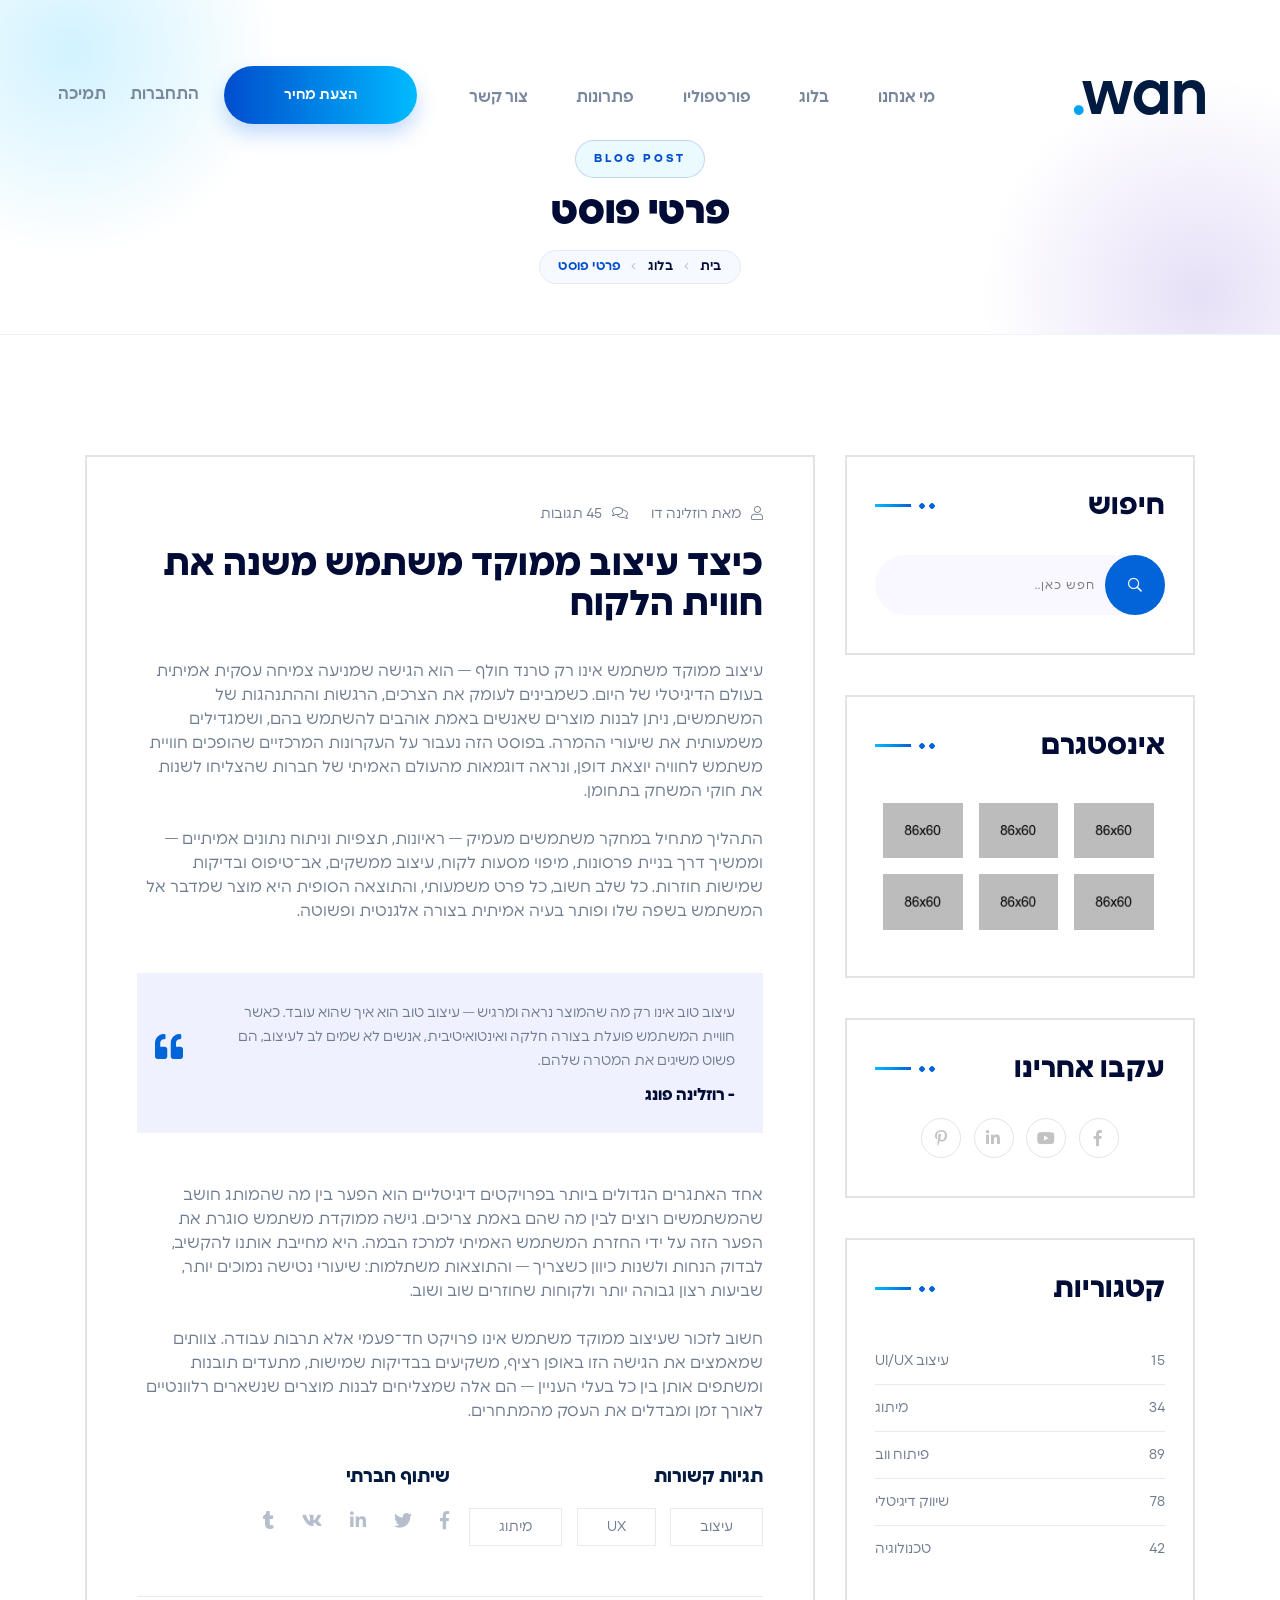
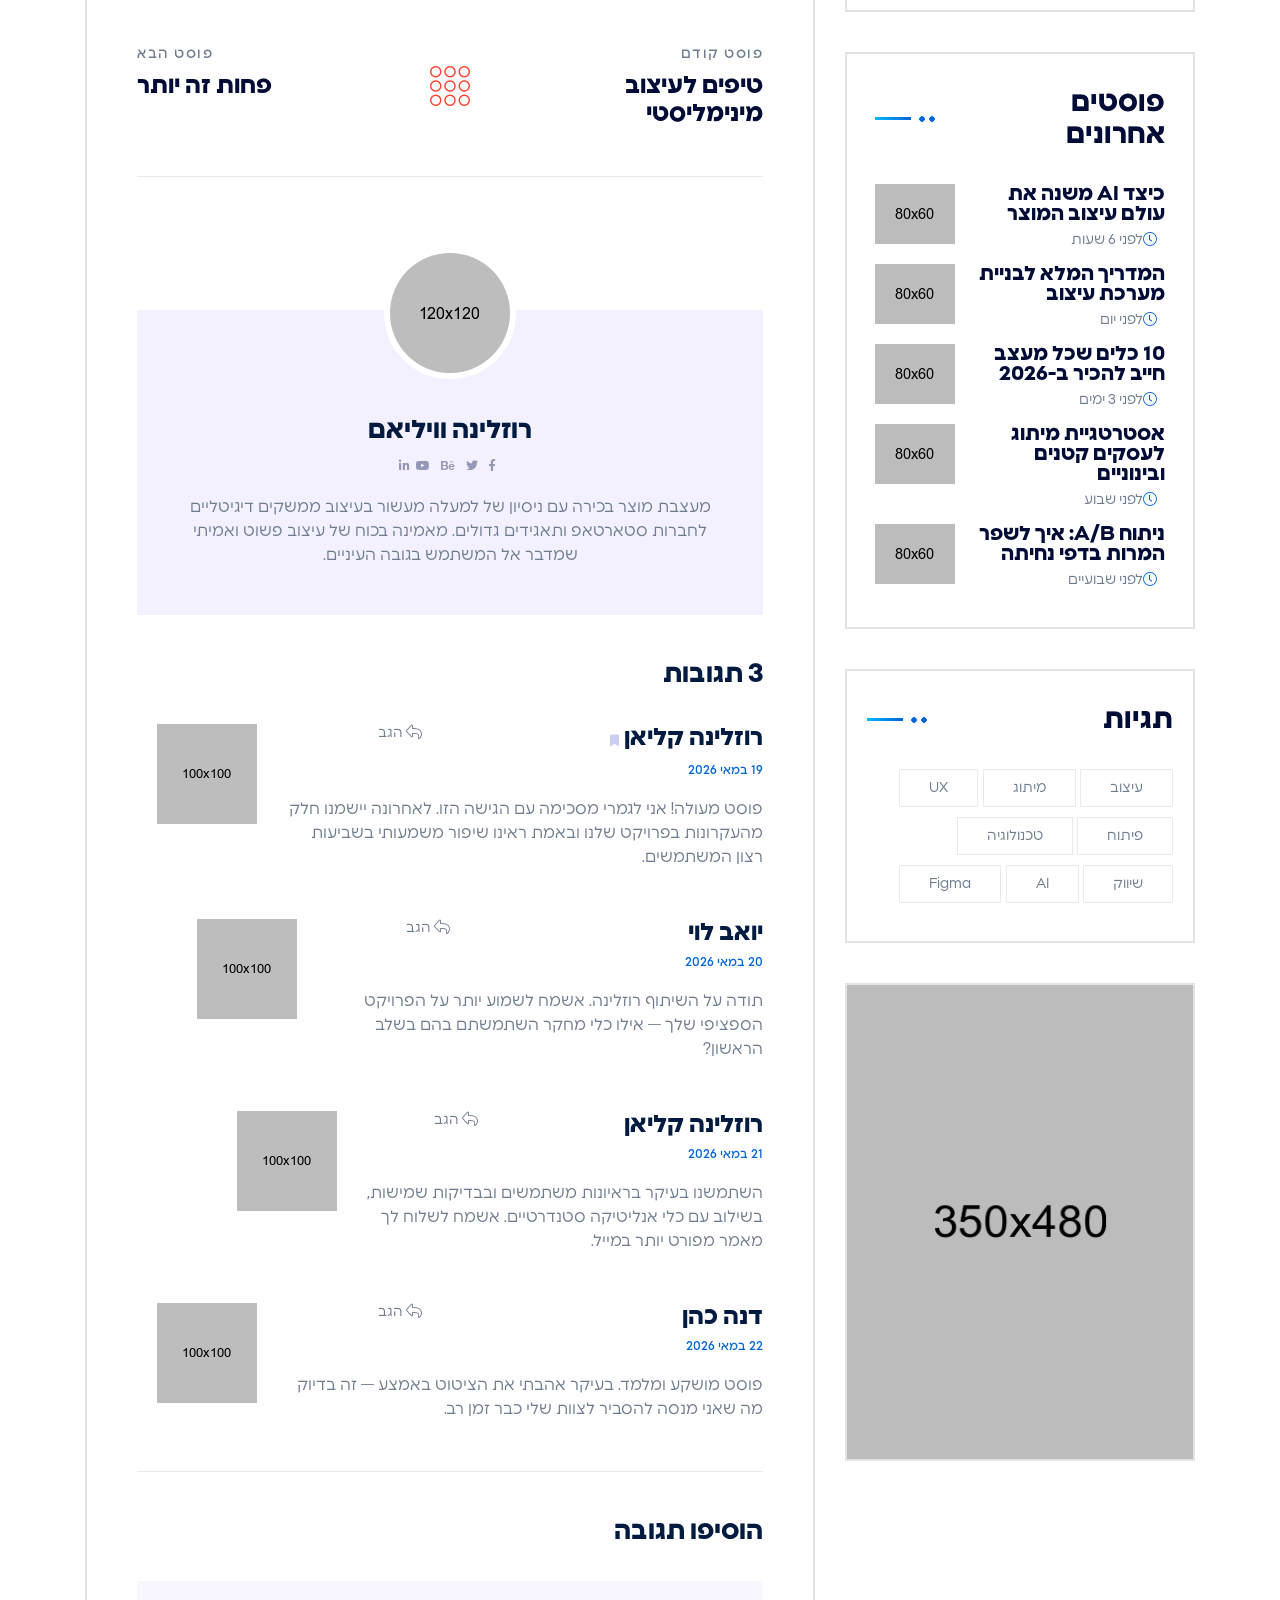
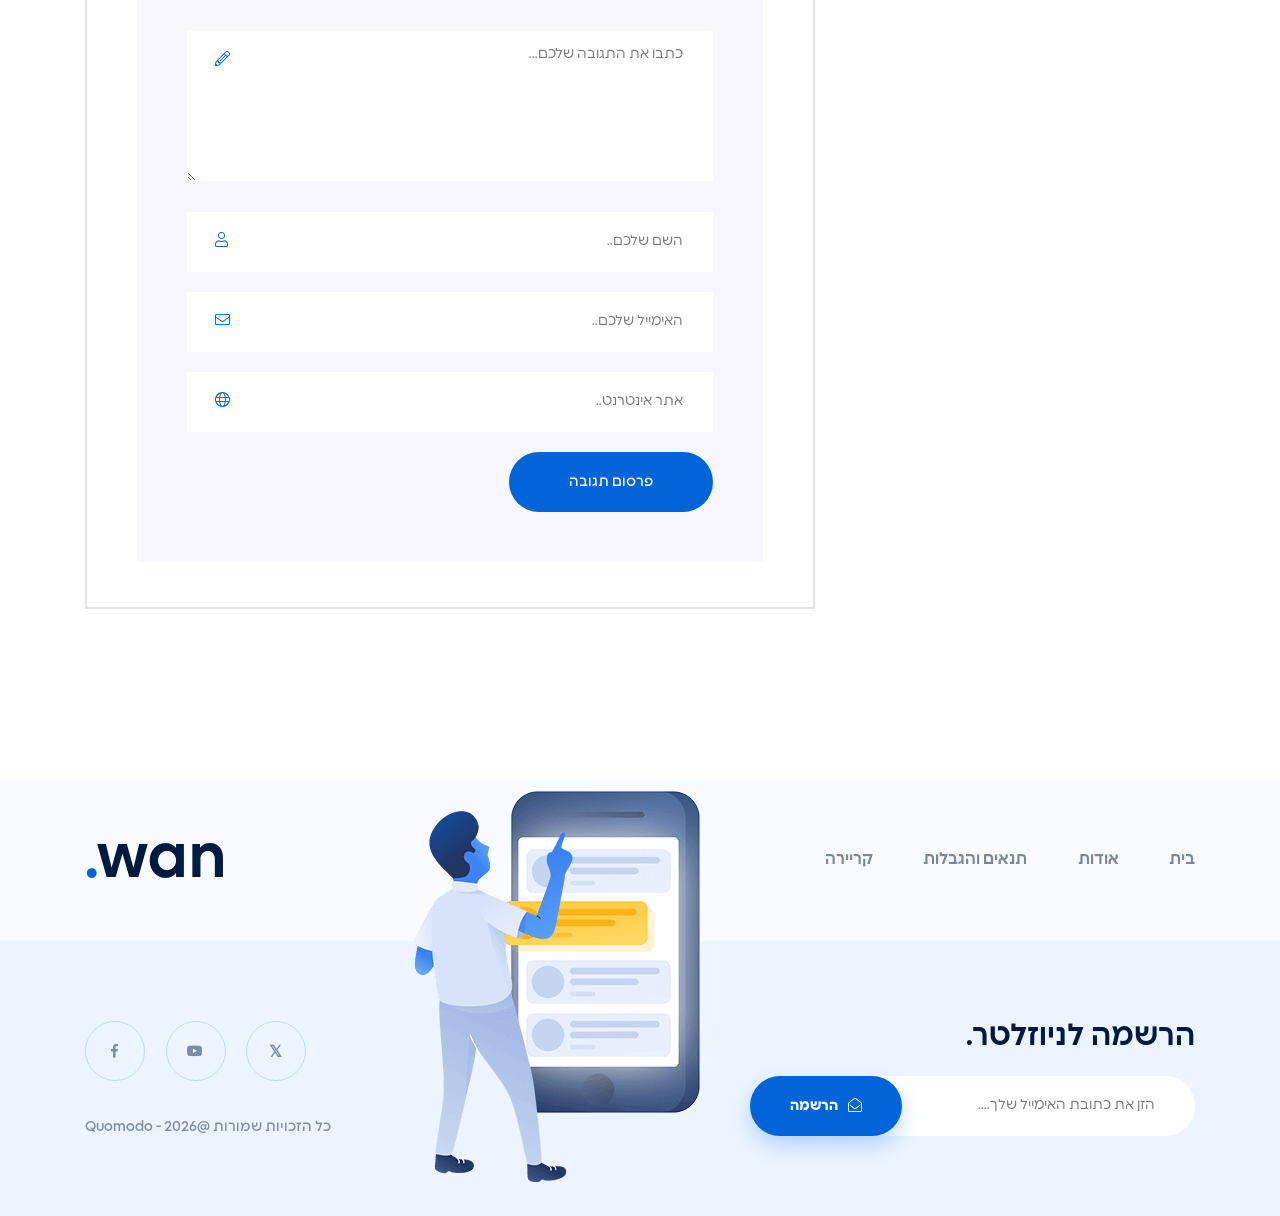
<file: wan-html/blog-details.html>
<!DOCTYPE html>
<html lang="he">

<head>
    <!--- Basic Page Needs  -->
    <meta charset="utf-8">
    <title>פרטי פוסט || Wan</title>
    <meta name="description" content="">
    <meta name="author" content="">
    <meta name="keywords" content="">
    <meta http-equiv="X-UA-Compatible" content="IE=edge">
    <!-- Mobile Specific Meta  -->
    <meta name="viewport" content="width=device-width, initial-scale=1">
    <!-- CSS -->
    <link rel="stylesheet" href="css/bootstrap.min.css">
    <link rel="stylesheet" href="css/jquery-ui.css">
    <link rel="stylesheet" href="css/all.min.css">
    <link rel="stylesheet" href="css/magnific-popup.css">
    <link rel="stylesheet" href="css/owl.carousel.min.css">
    <link rel="stylesheet" href="css/animate.css">
    <link rel="stylesheet" href="css/stellarnav.min.css">
    <link rel="stylesheet" href="css/pignose.calendar.min.css">
    <link rel="stylesheet" href="fonts/stylesheet.css">
    <link rel="stylesheet" href="css/style.css">
    <link rel="stylesheet" href="css/responsive.css">
    <style>
        /* Quote Modal Styles */
        .quote-modal .modal-dialog {
            max-width: 560px;
            margin: 40px auto;
        }
        .quote-modal .modal-content {
            border: 0;
            border-radius: 20px;
            overflow: hidden;
            box-shadow: 0 30px 80px rgba(0, 77, 205, 0.25);
            direction: rtl;
            text-align: right;
        }
        .quote-modal .quote-header {
            background-image: linear-gradient(90deg, #004dcd 0%, #00baff 100%);
            color: #ffffff;
            padding: 32px 40px 28px;
            position: relative;
        }
        .quote-modal .quote-header .intro {
            font-size: 13px;
            letter-spacing: 2px;
            text-transform: uppercase;
            color: #ffffff;
            opacity: 1;
            margin: 0 0 8px;
            font-weight: 700;
            text-shadow: 0 1px 2px rgba(0, 30, 80, 0.25);
        }
        .quote-modal .quote-header .title {
            font-size: 26px;
            line-height: 1.3;
            font-weight: 700;
            margin: 0 0 6px;
            color: #ffffff;
        }
        .quote-modal .quote-header .subtitle {
            font-size: 14px;
            line-height: 1.6;
            color: #ffffff;
            opacity: 1;
            margin: 0;
            font-weight: 500;
            text-shadow: 0 1px 2px rgba(0, 30, 80, 0.25);
        }
        .quote-modal .quote-close {
            position: absolute;
            top: 18px;
            left: 18px;
            width: 34px;
            height: 34px;
            border-radius: 50%;
            background: rgba(255, 255, 255, 0.18);
            color: #ffffff;
            border: 0;
            font-size: 16px;
            line-height: 1;
            cursor: pointer;
            transition: 0.25s;
        }
        .quote-modal .quote-close:hover {
            background: rgba(255, 255, 255, 0.35);
            transform: rotate(90deg);
        }
        .quote-modal .quote-body {
            padding: 32px 40px 36px;
            background: #ffffff;
        }
        .quote-modal .form-row {
            display: flex;
            gap: 14px;
            margin-bottom: 14px;
        }
        .quote-modal .form-field {
            flex: 1;
            position: relative;
        }
        .quote-modal label {
            display: block;
            font-size: 13px;
            font-weight: 600;
            color: #000c35;
            margin-bottom: 8px;
        }
        .quote-modal label .req {
            color: #ef4060;
            margin-right: 3px;
        }
        .quote-modal input[type="text"],
        .quote-modal input[type="tel"],
        .quote-modal input[type="email"],
        .quote-modal select,
        .quote-modal textarea {
            width: 100%;
            box-sizing: border-box;
            height: 48px;
            line-height: 1.2;
            border: 1.5px solid #e4e8f3;
            border-radius: 10px;
            padding: 0 16px;
            font-size: 14px;
            color: #000c35;
            background: #f8fafd;
            transition: 0.25s;
            font-family: inherit;
            direction: rtl;
            text-align: right;
            -webkit-appearance: none;
            -moz-appearance: none;
            appearance: none;
        }
        .quote-modal select {
            background-image: url("data:image/svg+xml;utf8,<svg xmlns='http://www.w3.org/2000/svg' width='12' height='8' viewBox='0 0 12 8'><path fill='none' stroke='%23606e88' stroke-width='2' stroke-linecap='round' stroke-linejoin='round' d='M1 1l5 5 5-5'/></svg>");
            background-repeat: no-repeat;
            background-position: left 16px center;
            padding-left: 40px;
        }
        .quote-modal textarea {
            resize: vertical;
            height: auto;
            min-height: 110px;
            padding: 12px 16px;
            line-height: 1.5;
        }
        .quote-modal input:focus,
        .quote-modal select:focus,
        .quote-modal textarea:focus {
            outline: 0;
            border-color: #00baff;
            background: #ffffff;
            box-shadow: 0 0 0 4px rgba(0, 186, 255, 0.12);
        }
        .quote-modal .submit-btn {
            width: 100%;
            background-image: linear-gradient(90deg, #004dcd 0%, #00baff 100%);
            color: #ffffff;
            border: 0;
            border-radius: 100px;
            padding: 16px 30px;
            font-size: 15px;
            font-weight: 600;
            cursor: pointer;
            margin-top: 8px;
            box-shadow: 0 10px 20px rgba(59, 132, 241, 0.25);
            transition: 0.3s;
        }
        .quote-modal .submit-btn:hover {
            transform: translateY(-2px);
            box-shadow: 0 14px 26px rgba(59, 132, 241, 0.35);
        }
        .quote-modal .quote-success {
            display: none;
            text-align: center;
            padding: 20px 10px 10px;
        }
        .quote-modal .quote-success .icon {
            width: 70px;
            height: 70px;
            border-radius: 50%;
            background: linear-gradient(135deg, #00baff, #004dcd);
            color: #ffffff;
            display: inline-flex;
            align-items: center;
            justify-content: center;
            font-size: 30px;
            margin-bottom: 18px;
        }
        .quote-modal .quote-success h3 {
            color: #000c35;
            font-weight: 700;
            margin-bottom: 8px;
        }
        .quote-modal .quote-success p {
            color: #606e88;
            margin: 0;
        }
        @media (max-width: 575px) {
            .quote-modal .form-row {
                flex-direction: column;
                gap: 0;
                margin-bottom: 0;
            }
            .quote-modal .form-field {
                margin-bottom: 14px;
            }
            .quote-modal .quote-header {
                padding: 26px 24px 22px;
            }
            .quote-modal .quote-body {
                padding: 24px;
            }
            .quote-modal .quote-header .title {
                font-size: 22px;
            }
        }
        /* Blog page RTL overrides */
        .page-blog-area .single-post-item .post-details {
            direction: rtl;
            text-align: right;
        }
        .page-blog-area .sidebar {
            direction: rtl;
            text-align: right;
        }
        .single-post-item .post-details .meta-comment-tag {
            direction: rtl;
            text-align: right;
        }
        .single-post-item .post-details .meta-comment-tag li {
            margin-right: 0;
            margin-left: 19px;
        }
        .single-post-item .post-details .meta-comment-tag li:last-child {
            margin-left: 0;
        }
        .single-post-item .post-details .meta-comment-tag li a .icon {
            margin-right: 0;
            margin-left: 10px;
        }
        .single-widgets .title {
            text-align: right;
        }
        .single-widgets.widget_categories ul li a {
            text-align: right;
            display: flex;
            justify-content: space-between;
            flex-direction: row-reverse;
        }
        .inner-hero-area .inner-hero-content {
            direction: rtl;
            text-align: right;
        }
        .inner-hero-area .inner-hero-content .meta {
            direction: rtl;
        }
        .post-pagination ul {
            direction: ltr;
        }
        /* Blog details RTL overrides */
        .blog-details .post-top-meta {
            text-align: right;
        }
        .blog-details blockquote {
            direction: rtl;
            text-align: right;
        }
        .blog-details .post-bottom-meta {
            direction: rtl;
        }
        .page-blog-area .blog-details .post-bottom-meta .post-tags {
            text-align: right;
        }
        .page-blog-area .blog-details .post-bottom-meta .post-tags .list li {
            margin-right: 0;
            margin-left: 10px;
        }
        .page-blog-area .blog-details .post-bottom-meta .post-share {
            text-align: right;
        }
        .page-blog-area .blog-details .post-bottom-meta .post-share .list li {
            margin-right: 0;
            margin-left: 22px;
        }
        .page-blog-area .blog-details .post-bottom-meta .post-share .list li:last-child {
            margin-left: 0;
        }
        .blog-details .posts-author {
            direction: rtl;
            text-align: right;
        }
        .blog-details .single-post-pagination {
            direction: rtl;
        }
        .blog-details .single-post-pagination .prev-post {
            padding-left: 90px;
            text-align: right;
        }
        .blog-details .single-post-pagination .next-post {
            padding-right: 90px;
            text-align: left;
        }
        .blog-details .comment-area {
            direction: rtl;
            text-align: right;
        }
        .blog-details .comment-area .comment-list ul li.single-comment article .comment-author {
            margin-left: 20px;
            margin-right: 0;
        }
        .blog-details .comment-area .comment-list ul.children {
            padding-right: 50px;
            padding-left: 0;
        }
        .page-blog-area .blog-details .comment-area .comment-box .comment-input-box .icon {
            right: auto;
            left: 28px;
        }
        .page-blog-area .blog-details .comment-area .comment-box .comment-input-box input[type="text"],
        .page-blog-area .blog-details .comment-area .comment-box .comment-input-box input[type="email"],
        .page-blog-area .blog-details .comment-area .comment-box .comment-input-box textarea {
            direction: rtl;
            text-align: right;
            padding: 8px 30px 8px 55px;
        }
        .page-blog-area .blog-details .comment-area .comment-box .comment-input-box input[type="submit"] {
            direction: rtl;
        }
        /* Smaller hero - matching blog.html style but compact */
        .inner-hero-area {
            background: #ffffff;
            padding: 140px 0 50px;
            position: relative;
            overflow: hidden;
            text-align: center;
            border-bottom: 1px solid #eef2f9;
        }
        .inner-hero-area::before {
            content: "";
            position: absolute;
            top: -160px;
            left: -140px;
            width: 420px;
            height: 420px;
            border-radius: 50%;
            background: radial-gradient(circle at center, rgba(0, 186, 255, 0.18) 0%, rgba(0, 186, 255, 0) 70%);
            pointer-events: none;
        }
        .inner-hero-area::after {
            content: "";
            position: absolute;
            bottom: -180px;
            right: -140px;
            width: 440px;
            height: 440px;
            border-radius: 50%;
            background: radial-gradient(circle at center, rgba(81, 35, 198, 0.14) 0%, rgba(81, 35, 198, 0) 70%);
            pointer-events: none;
        }
        .inner-hero-area .inner-hero-banner {
            display: none;
        }
        .inner-hero-area .container {
            position: relative;
            z-index: 2;
        }
        .inner-hero-area .inner-hero-content {
            direction: rtl;
            text-align: center;
        }
        .inner-hero-area .inner-hero-content .intro {
            display: inline-block;
            font-size: 11px;
            letter-spacing: 3px;
            text-transform: uppercase;
            color: #004dcd;
            margin: 0 0 12px;
            font-weight: 700;
            padding: 6px 18px;
            border: 1px solid rgba(0, 77, 205, 0.2);
            border-radius: 100px;
            background: rgba(0, 186, 255, 0.08);
        }
        .inner-hero-area .inner-hero-content .title {
            color: #000c35;
            font-size: 38px;
            line-height: 1.2;
            font-weight: 800;
            margin: 0 0 14px;
        }
        .inner-hero-area .inner-hero-content .meta {
            padding: 0;
            margin: 0;
            list-style: none;
            display: inline-flex;
            align-items: center;
            gap: 0;
            background: #f6f9ff;
            border: 1px solid #e4ebf7;
            padding: 7px 18px;
            border-radius: 100px;
        }
        .inner-hero-area .inner-hero-content .meta li {
            display: inline-flex;
            align-items: center;
            padding: 0;
            margin: 0;
            position: relative;
        }
        .inner-hero-area .inner-hero-content .meta li::after {
            display: none;
        }
        .inner-hero-area .inner-hero-content .meta li + li::before {
            content: "\f104";
            font-family: "Font Awesome 5 Pro", "Font Awesome 5 Free";
            font-weight: 300;
            color: #b0bccb;
            margin: 0 10px;
            font-size: 13px;
        }
        .inner-hero-area .inner-hero-content .meta li a {
            color: #000c35;
            font-size: 13px;
            font-weight: 600;
            letter-spacing: 0.2px;
            transition: 0.25s;
        }
        .inner-hero-area .inner-hero-content .meta li:last-child a {
            color: #004dcd;
        }
        .inner-hero-area .inner-hero-content .meta li a:hover {
            color: #00baff;
        }
        @media (max-width: 767px) {
            .inner-hero-area {
                padding: 110px 0 40px;
            }
            .inner-hero-area .inner-hero-content .title {
                font-size: 28px;
            }
        }
        /* Replace widget title decoration (red image) with brand-blue CSS line + dots */
        .single-widgets .title::before {
            background: none !important;
            background-image:
                radial-gradient(circle, #0164d8 2.5px, transparent 3px),
                radial-gradient(circle, #0164d8 2.5px, transparent 3px),
                linear-gradient(90deg, #00baff 0%, #0164d8 100%) !important;
            background-repeat: no-repeat !important;
            background-size: 6px 6px, 6px 6px, 36px 3px !important;
            background-position: 54px center, 44px center, 0 center !important;
            width: 60px !important;
            height: 10px !important;
        }
        /* Override blog accent color from red (#ef4060) to brand blue (#0164d8) */
        .single-post-item .post-details .post-title:hover,
        .single-post-item.format-quote .post-details .post-title::before,
        .single-widgets.widget_categories ul li a:hover,
        .single-widgets.widget_post_with_thumb ul li .right .feed-title:hover,
        .single-widgets.widget_post_with_thumb ul li .right .post-date i {
            color: #0164d8 !important;
        }
        .single-post-item.format-video .post-media .popup-youtube,
        .post-pagination ul li a:hover,
        .post-pagination ul li.active a,
        .single-widgets.widget_post_share ul li a:hover,
        .single-widgets.tagcolud ul li a:hover {
            background: #0164d8 !important;
            border-color: #0164d8 !important;
            color: #ffffff !important;
        }
        .post-pagination ul li a:hover,
        .post-pagination ul li.active a {
            background-image: linear-gradient(90deg, #004dcd 0%, #00baff 100%);
        }
        .single-widgets.widget_search form button {
            background: #0164d8;
        }
        /* Blog details page accent colors */
        .page-blog-area .blog-details blockquote .icon,
        .page-blog-area .blog-details .post-bottom-meta .post-share .list li a:hover,
        .page-blog-area .blog-details .comment-area .all-comments article .comment-details .comment-meta .comment-left-meta .comment-date,
        .page-blog-area .blog-details .comment-area .comment-box .comment-input-box .icon,
        .single-post-pagination .prev-post a .title-with-link .title:hover,
        .single-post-pagination .next-post a .title-with-link .title:hover,
        footer .footer-top-area .fta-logo .link .color {
            color: #0164d8 !important;
        }
        .page-blog-area .blog-details .post-bottom-meta .post-tags .list li a:hover,
        .page-blog-area .blog-details .comment-area .comment-box .comment-input-box input[type="submit"],
        footer .footer-bottom-area .fba-social .social li a:hover,
        footer .footer-bottom-area .hba-newsletter .hba-newsletter-input-box button {
            background: #0164d8 !important;
            border-color: #0164d8 !important;
            color: #ffffff !important;
        }
        /* ==================================================
           Mobile & Tablet responsive adjustments (RTL)
           ================================================== */
        @media (max-width: 991.98px) {
            html, body { overflow-x: hidden; }

            /* Header */
            header { padding: 20px 0; }
            header .header-container > .row { align-items: center; }
            .main-menu {
                text-align: right !important;
                margin-left: 0 !important;
                margin-right: 0 !important;
            }
            .main-menu.stellarnav > ul { text-align: right; }
            .main-menu.stellarnav .menu-toggle {
                float: right;
                padding: 6px 0 0 !important;
            }
            header .header-container .logo { text-align: left; }
            header .header-container .logo .link { font-size: 40px; }

            /* Hero */
            .inner-hero-area {
                padding: 140px 0 50px;
            }
            .inner-hero-area::before,
            .inner-hero-area::after { display: none; }

            /* Blog details - content & comments */
            .page-blog-area { padding: 50px 0; }
            .page-blog-area .sidebar { margin-top: 40px; }
            .page-blog-area .blog-details .post-details { padding: 30px 24px; }
            .page-blog-area .blog-details .post-details .post-title {
                font-size: 24px;
                line-height: 1.35;
            }
            .page-blog-area .blog-details .post-bottom-meta {
                flex-wrap: wrap;
                gap: 16px;
            }
            .page-blog-area .blog-details .post-bottom-meta .post-tags,
            .page-blog-area .blog-details .post-bottom-meta .post-share {
                flex: 1 1 100%;
            }
            .page-blog-area .blog-details blockquote {
                padding: 26px 24px;
            }
            .page-blog-area .blog-details .comment-area .all-comments article {
                flex-wrap: wrap;
            }
            .page-blog-area .blog-details .comment-area .all-comments article .comment-img {
                margin-bottom: 14px;
            }
            .page-blog-area .blog-details .comment-area .all-comments article .comment-details {
                padding-right: 0;
                padding-left: 0;
            }
            .single-post-pagination {
                flex-wrap: wrap;
                gap: 20px;
            }
            .single-post-pagination .prev-post,
            .single-post-pagination .next-post { flex: 1 1 100%; }

            /* Sidebar */
            .sidebar .single-widgets { padding: 30px 24px; }

            /* Footer */
            footer .footer-banner { display: none !important; }
            footer .footer-top-area .fta-menu {
                text-align: center;
                margin-top: 20px;
            }
            footer .footer-top-area .fta-logo {
                text-align: center;
                margin-bottom: 10px;
            }
            footer .footer-bottom-area .fba-social {
                text-align: center;
                margin-bottom: 30px;
            }
            footer .footer-bottom-area .fba-social .copyright { text-align: center; }
            footer .hba-newsletter .hba-newsletter-input-box input[type="text"] {
                box-sizing: border-box;
                width: 100%;
            }
        }

        @media (max-width: 575.98px) {
            .inner-hero-area { padding: 110px 0 40px; }
            .inner-hero-area .inner-hero-content .title { font-size: 26px; }
            .inner-hero-area .inner-hero-content .subtitle { font-size: 14px; }
            .page-blog-area .blog-details .post-details { padding: 22px 16px; }
            .page-blog-area .blog-details .post-details .post-title { font-size: 20px; }
            .page-blog-area .blog-details blockquote { padding: 20px 18px; font-size: 14px; }
            .page-blog-area .blog-details .comment-area .comment-box .comment-input-box input[type="text"],
            .page-blog-area .blog-details .comment-area .comment-box .comment-input-box input[type="email"],
            .page-blog-area .blog-details .comment-area .comment-box .comment-input-box textarea {
                font-size: 14px;
            }
            .sidebar .single-widgets { padding: 24px 18px; }
            .single-widgets.widget_post_with_thumb ul li .left { width: 70px; }
            .single-widgets.widget_post_with_thumb ul li .right { padding-right: 80px; }
        }
    </style>
    <!-- Favicon -->
    <link rel="shortcut icon" type="image/png" href="img/favicon.ico">
    <!--[if lt IE 9]>
        <script src="https://oss.maxcdn.com/libs/html5shiv/3.7.0/html5shiv.js"></script>
        <script src="https://oss.maxcdn.com/libs/respond.js/1.4.2/respond.min.js"></script>
    <![endif]-->
</head>

<body>
    <div id="preloader"></div>
    <header>
        <div class="header-container">
            <div class="row">
                <div class="col-lg-4 col-md-6 col-sm-7 col-12 d-none d-md-block">
                    <div class="header-right">
                        <ul class="links">
                            <li><a href="#">תמיכה</a></li>
                            <li><a href="#">התחברות</a></li>
                        </ul>
                        <div class="get-quote">
                            <a href="#" class="link btn-style-1" data-toggle="modal" data-target="#quoteModal">הצעת מחיר</a>
                        </div>
                    </div>
                </div>
                <div class="col-lg-6 col-md-3 col-sm-8 col-6">
                    <div class="main-menu stellarnav">
                        <ul>
                            <li><a href="#">צור קשר</a></li>
                            <li><a href="index.html#_pricing">פתרונות</a></li>
                            <li><a href="index.html#_testimonial">פורטפוליו</a></li>
                            <li class="active"><a href="blog.html">בלוג</a></li>
                            <li><a href="index.html#_about">מי אנחנו</a></li>
                        </ul>
                    </div>
                </div>
                <div class="col-lg-2 col-md-3 col-sm-4 col-6">
                    <div class="logo">
                        <a href="index.html" class="link"><span class="color">.</span>wan</a>
                    </div>
                </div>
            </div>
        </div>
    </header>

    <section class="inner-hero-area">
        <div class="container">
            <div class="inner-hero-content">
                <p class="intro">Blog Post</p>
                <h2 class="title">פרטי פוסט</h2>
                <ul class="meta">
                    <li><a href="index.html">בית</a></li>
                    <li><a href="blog.html">בלוג</a></li>
                    <li><a href="#">פרטי פוסט</a></li>
                </ul>
            </div>
        </div>
    </section>

    <section class="page-blog-area">
        <div class="container">
            <div class="row">
                <div class="col-lg-8 col-md-12 col-sm-12 col-12">
                    <div class="blog-details single-post-item format-standard">
                        <div class="post-details">
                            <div class="post-top-meta">
                                <ul class="meta-comment-tag">
                                    <li><a href="#"><span class="icon"><i class="fal fa-user"></i></span>מאת רוזלינה דו</a></li>
                                    <li><a href="#"><span class="icon"><i class="fal fa-comments"></i></span>45 תגובות</a></li>
                                </ul>
                            </div>
                            <h2 class="post-title">כיצד עיצוב ממוקד משתמש משנה את חווית הלקוח</h2>
                            <p>עיצוב ממוקד משתמש אינו רק טרנד חולף — הוא הגישה שמניעה צמיחה עסקית אמיתית בעולם הדיגיטלי של היום. כשמבינים לעומק את הצרכים, הרגשות וההתנהגות של המשתמשים, ניתן לבנות מוצרים שאנשים באמת אוהבים להשתמש בהם, ושמגדילים משמעותית את שיעורי ההמרה. בפוסט הזה נעבור על העקרונות המרכזיים שהופכים חוויית משתמש לחוויה יוצאת דופן, ונראה דוגמאות מהעולם האמיתי של חברות שהצליחו לשנות את חוקי המשחק בתחומן. <br><br> התהליך מתחיל במחקר משתמשים מעמיק — ראיונות, תצפיות וניתוח נתונים אמיתיים — וממשיך דרך בניית פרסונות, מיפוי מסעות לקוח, עיצוב ממשקים, אב־טיפוס ובדיקות שמישות חוזרות. כל שלב חשוב, כל פרט משמעותי, והתוצאה הסופית היא מוצר שמדבר אל המשתמש בשפה שלו ופותר בעיה אמיתית בצורה אלגנטית ופשוטה.</p>
                            <blockquote>
                                <span class="icon"><i class="fas fa-quote-left"></i></span>
                                <p class="text">עיצוב טוב אינו רק מה שהמוצר נראה ומרגיש — עיצוב טוב הוא איך שהוא עובד. כאשר חוויית המשתמש פועלת בצורה חלקה ואינטואיטיבית, אנשים לא שמים לב לעיצוב, הם פשוט משיגים את המטרה שלהם.</p>
                                <h5 class="name">- רוזלינה פונג</h5>
                            </blockquote>
                            <p>אחד האתגרים הגדולים ביותר בפרויקטים דיגיטליים הוא הפער בין מה שהמותג חושב שהמשתמשים רוצים לבין מה שהם באמת צריכים. גישה ממוקדת משתמש סוגרת את הפער הזה על ידי החזרת המשתמש האמיתי למרכז הבמה. היא מחייבת אותנו להקשיב, לבדוק הנחות ולשנות כיוון כשצריך — והתוצאות משתלמות: שיעורי נטישה נמוכים יותר, שביעות רצון גבוהה יותר ולקוחות שחוזרים שוב ושוב. <br><br>חשוב לזכור שעיצוב ממוקד משתמש אינו פרויקט חד־פעמי אלא תרבות עבודה. צוותים שמאמצים את הגישה הזו באופן רציף, משקיעים בבדיקות שמישות, מתעדים תובנות ומשתפים אותן בין כל בעלי העניין — הם אלה שמצליחים לבנות מוצרים שנשארים רלוונטיים לאורך זמן ומבדלים את העסק מהמתחרים.</p>
                            <div class="post-bottom-meta">
                                <div class="post-tags">
                                    <h4 class="pbm-title">תגיות קשורות</h4>
                                    <ul class="list">
                                        <li><a href="#">עיצוב</a></li>
                                        <li><a href="#">UX</a></li>
                                        <li><a href="#">מיתוג</a></li>
                                    </ul>
                                </div>
                                <div class="post-share">
                                    <h4 class="pbm-title">שיתוף חברתי</h4>
                                    <ul class="list">
                                        <li><a href="#"><i class="fab fa-facebook-f"></i></a></li>
                                        <li><a href="#"><i class="fab fa-twitter"></i></a></li>
                                        <li><a href="#"><i class="fab fa-linkedin-in"></i></a></li>
                                        <li><a href="#"><i class="fab fa-vk"></i></a></li>
                                        <li><a href="#"><i class="fab fa-tumblr"></i></a></li>
                                    </ul>
                                </div>
                            </div>
                            <div class="single-post-pagination">
                                <div class="prev-post">
                                    <a href="#">
                                        <div class="title-with-link">
                                            <span class="intro">פוסט קודם</span>
                                            <h3 class="title">טיפים לעיצוב מינימליסטי</h3>
                                        </div>
                                    </a>
                                </div>
                                <div class="post-pagination-center-grid">
                                    <a href="#"><img src="img/blog-details/thumb.png" alt=""></a>
                                </div>
                                <div class="next-post">
                                    <a href="#">
                                        <div class="title-with-link">
                                            <span class="intro">פוסט הבא</span>
                                            <h3 class="title">פחות זה יותר</h3>
                                        </div>
                                    </a>
                                </div>
                            </div>
                            <div class="posts-author">
                                <span class="img"><img class="" src="img/blog-details/post-author.png" alt=""></span>
                                <h3 class="pa-name">רוזלינה וויליאם</h3>
                                <ul class="social-links">
                                    <li><a href="#"><i class="fab fa-facebook-f"></i></a></li>
                                    <li><a href="#"><i class="fab fa-twitter"></i></a></li>
                                    <li><a href="#"><i class="fab fa-behance"></i></a></li>
                                    <li><a href="#"><i class="fab fa-youtube"></i></a></li>
                                    <li><a href="#"><i class="fab fa-linkedin-in"></i></a></li>
                                </ul>
                                <p class="pa-text">מעצבת מוצר בכירה עם ניסיון של למעלה מעשור בעיצוב ממשקים דיגיטליים לחברות סטארטאפ ותאגידים גדולים. מאמינה בכוח של עיצוב פשוט ואמיתי שמדבר אל המשתמש בגובה העיניים.</p>
                            </div>
                            <div class="comment-area">
                                <div class="all-comments">
                                    <h3 class="comments-title">3 תגובות</h3>
                                    <div class="comment-list">
                                        <ul>
                                            <li class="single-comment">
                                                <article>
                                                    <div class="comment-author">
                                                        <img src="img/blog-details/reply-1.png" alt="">
                                                    </div>
                                                    <div class="comment-details">
                                                        <div class="comment-meta">
                                                            <div class="comment-left-meta">
                                                                <h4 class="author-name">רוזלינה קליאן <span class="selected"><i class="fas fa-bookmark"></i></span></h4>
                                                                <div class="comment-date">19 במאי 2026</div>
                                                            </div>
                                                            <div class="comment-reply">
                                                                <a href="#" class="reply"><span class="icon"><i class="fal fa-reply"></i></span> הגב</a>
                                                            </div>
                                                        </div>
                                                        <div class="comment-text">
                                                            <p>פוסט מעולה! אני לגמרי מסכימה עם הגישה הזו. לאחרונה יישמנו חלק מהעקרונות בפרויקט שלנו ובאמת ראינו שיפור משמעותי בשביעות רצון המשתמשים.</p>
                                                        </div>
                                                    </div>
                                                </article>
                                                <ul class="children">
                                                    <li class="single-comment">
                                                        <article>
                                                            <div class="comment-author">
                                                                <img src="img/blog-details/reply-2.png" alt="">
                                                            </div>
                                                            <div class="comment-details">
                                                                <div class="comment-meta">
                                                                    <div class="comment-left-meta">
                                                                        <h4 class="author-name">יואב לוי</h4>
                                                                        <div class="comment-date">20 במאי 2026</div>
                                                                    </div>
                                                                    <div class="comment-reply">
                                                                        <a href="#" class="reply"><span class="icon"><i class="fal fa-reply"></i></span> הגב</a>
                                                                    </div>
                                                                </div>
                                                                <div class="comment-text">
                                                                    <p>תודה על השיתוף רוזלינה. אשמח לשמוע יותר על הפרויקט הספציפי שלך — אילו כלי מחקר השתמשתם בהם בשלב הראשון?</p>
                                                                </div>
                                                            </div>
                                                        </article>
                                                        <ul class="children">
                                                            <li class="single-comment">
                                                                <article>
                                                                    <div class="comment-author">
                                                                        <img src="img/blog-details/reply-1.png" alt="">
                                                                    </div>
                                                                    <div class="comment-details">
                                                                        <div class="comment-meta">
                                                                            <div class="comment-left-meta">
                                                                                <h4 class="author-name">רוזלינה קליאן</h4>
                                                                                <div class="comment-date">21 במאי 2026</div>
                                                                            </div>
                                                                            <div class="comment-reply">
                                                                                <a href="#" class="reply"><span class="icon"><i class="fal fa-reply"></i></span> הגב</a>
                                                                            </div>
                                                                        </div>
                                                                        <div class="comment-text">
                                                                            <p>השתמשנו בעיקר בראיונות משתמשים ובבדיקות שמישות, בשילוב עם כלי אנליטיקה סטנדרטיים. אשמח לשלוח לך מאמר מפורט יותר במייל.</p>
                                                                        </div>
                                                                    </div>
                                                                </article>
                                                            </li>
                                                        </ul>
                                                    </li>
                                                </ul>
                                            </li>
                                            <li class="single-comment">
                                                <article>
                                                    <div class="comment-author">
                                                        <img src="img/blog-details/reply-1.png" alt="">
                                                    </div>
                                                    <div class="comment-details">
                                                        <div class="comment-meta">
                                                            <div class="comment-left-meta">
                                                                <h4 class="author-name">דנה כהן</h4>
                                                                <div class="comment-date">22 במאי 2026</div>
                                                            </div>
                                                            <div class="comment-reply">
                                                                <a href="#" class="reply"><span class="icon"><i class="fal fa-reply"></i></span> הגב</a>
                                                            </div>
                                                        </div>
                                                        <div class="comment-text">
                                                            <p>פוסט מושקע ומלמד. בעיקר אהבתי את הציטוט באמצע — זה בדיוק מה שאני מנסה להסביר לצוות שלי כבר זמן רב.</p>
                                                        </div>
                                                    </div>
                                                </article>
                                            </li>
                                        </ul>
                                    </div>
                                </div>
                                <div class="comment-box">
                                    <h3 class="reply-title">הוסיפו תגובה</h3>
                                    <div class="comment-form">
                                        <form action="#">
                                            <div class="row">
                                                <div class="col-12">
                                                    <div class="comment-input-box"><textarea name="comment" id="comment" cols="30" rows="6" placeholder="כתבו את התגובה שלכם..."></textarea><span class="icon"><i class="fal fa-pencil-alt"></i></span></div>
                                                    <div class="comment-input-box"><input type="text" name="name" id="name" placeholder="השם שלכם.."><span class="icon"><i class="fal fa-user"></i></span></div>
                                                    <div class="comment-input-box"><input type="email" name="email" id="email" placeholder="האימייל שלכם.."><span class="icon"><i class="fal fa-envelope"></i></span></div>
                                                    <div class="comment-input-box"><input type="text" name="website" id="website" placeholder="אתר אינטרנט.."><span class="icon"><i class="fal fa-globe"></i></span></div>
                                                    <div class="comment-input-box"><input type="submit" value="פרסום תגובה"></div>
                                                </div>
                                            </div>
                                        </form>
                                    </div>
                                </div>
                            </div>
                        </div>
                    </div>
                </div>
                <!-- Sidebar -->
                <div class="col-lg-4 offset-lg-0 col-md-6 offset-md-3 col-sm-8 offset-sm-2 col-12">
                    <div class="sidebar">
                        <div class="single-widgets widget_search">
                            <h4 class="title">חיפוש</h4>
                            <form action="#" class="search-form">
                                <input type="search" name="search" placeholder="חפש כאן..">
                                <button type="submit"><i class="far fa-search"></i></button>
                            </form>
                        </div>
                        <div class="single-widgets widget_instagram">
                            <h4 class="title">אינסטגרם</h4>
                            <ul>
                                <li><a href="#"><img src="img/blog/insta-1.jpg" alt=""></a></li>
                                <li><a href="#"><img src="img/blog/insta-2.jpg" alt=""></a></li>
                                <li><a href="#"><img src="img/blog/insta-3.jpg" alt=""></a></li>
                                <li><a href="#"><img src="img/blog/insta-4.jpg" alt=""></a></li>
                                <li><a href="#"><img src="img/blog/insta-5.jpg" alt=""></a></li>
                                <li><a href="#"><img src="img/blog/insta-6.jpg" alt=""></a></li>
                            </ul>
                        </div>
                        <div class="single-widgets widget_post_share">
                            <h4 class="title">עקבו אחרינו</h4>
                            <ul>
                                <li><a href="#"><i class="fab fa-facebook-f"></i></a></li>
                                <li><a href="#"><i class="fab fa-youtube"></i></a></li>
                                <li><a href="#"><i class="fab fa-linkedin-in"></i></a></li>
                                <li><a href="#"><i class="fab fa-pinterest-p"></i></a></li>
                            </ul>
                        </div>
                        <div class="single-widgets widget_categories">
                            <h4 class="title">קטגוריות</h4>
                            <ul>
                                <li><a href="#">עיצוב UI/UX <span>15</span></a></li>
                                <li><a href="#">מיתוג <span>34</span></a></li>
                                <li><a href="#">פיתוח ווב <span>89</span></a></li>
                                <li><a href="#">שיווק דיגיטלי <span>78</span></a></li>
                                <li><a href="#">טכנולוגיה <span>42</span></a></li>
                            </ul>
                        </div>
                        <div class="single-widgets widget_post_with_thumb">
                            <h4 class="title">פוסטים אחרונים</h4>
                            <ul>
                                <li>
                                    <span class="left">
                                        <img src="img/blog/feed-1.jpg" alt="" class="">
                                    </span>
                                    <span class="right">
                                        <a class="feed-title" href="#">כיצד AI משנה את עולם עיצוב המוצר</a>
                                        <span class="post-date"><i class="fal fa-clock"></i>לפני 6 שעות</span>
                                    </span>
                                </li>
                                <li>
                                    <span class="left">
                                        <img src="img/blog/feed-2.jpg" alt="" class="">
                                    </span>
                                    <span class="right">
                                        <a class="feed-title" href="#">המדריך המלא לבניית מערכת עיצוב</a>
                                        <span class="post-date"><i class="fal fa-clock"></i>לפני יום</span>
                                    </span>
                                </li>
                                <li>
                                    <span class="left">
                                        <img src="img/blog/feed-3.jpg" alt="" class="">
                                    </span>
                                    <span class="right">
                                        <a class="feed-title" href="#">10 כלים שכל מעצב חייב להכיר ב-2026</a>
                                        <span class="post-date"><i class="fal fa-clock"></i>לפני 3 ימים</span>
                                    </span>
                                </li>
                                <li>
                                    <span class="left">
                                        <img src="img/blog/feed-4.jpg" alt="" class="">
                                    </span>
                                    <span class="right">
                                        <a class="feed-title" href="#">אסטרטגיית מיתוג לעסקים קטנים ובינוניים</a>
                                        <span class="post-date"><i class="fal fa-clock"></i>לפני שבוע</span>
                                    </span>
                                </li>
                                <li>
                                    <span class="left">
                                        <img src="img/blog/feed-5.jpg" alt="" class="">
                                    </span>
                                    <span class="right">
                                        <a class="feed-title" href="#">ניתוח A/B: איך לשפר המרות בדפי נחיתה</a>
                                        <span class="post-date"><i class="fal fa-clock"></i>לפני שבועיים</span>
                                    </span>
                                </li>
                            </ul>
                        </div>
                        <div class="single-widgets tagcolud">
                            <h4 class="title">תגיות</h4>
                            <ul>
                                <li><a href="#">עיצוב</a></li>
                                <li><a href="#">מיתוג</a></li>
                                <li><a href="#">UX</a></li>
                                <li><a href="#">פיתוח</a></li>
                                <li><a href="#">טכנולוגיה</a></li>
                                <li><a href="#">שיווק</a></li>
                                <li><a href="#">AI</a></li>
                                <li><a href="#">Figma</a></li>
                            </ul>
                        </div>
                        <div class="single-widgets widget_banner">
                            <a href="#">
                                <img class="" src="img/blog/banner.jpg" alt="">
                            </a>
                        </div>
                    </div>
                </div>
            </div>
        </div>
    </section>

    <footer>
        <div class="footer-banner wow fadeIn" data-wow-duration="1.0s" data-wow-delay="0.5s"><img src="img/home1/footer-banner.png" alt=""></div>
        <div class="footer-top-area">
            <div class="container">
                <div class="row">
                    <div class="col-lg-4 col-sm-3 col-12">
                        <div class="fta-logo">
                            <a href="index.html" class="link"><span class="color">.</span>wan</a>
                        </div>
                    </div>
                    <div class="col-lg-5 offset-lg-3 col-sm-9 col-12">
                        <div class="fta-menu" dir="rtl">
                            <ul class="menu">
                                <li><a href="index.html">בית</a></li>
                                <li><a href="#">אודות</a></li>
                                <li><a href="#">תנאים והגבלות</a></li>
                                <li><a href="#">קריירה</a></li>
                            </ul>
                        </div>
                    </div>
                </div>
            </div>
        </div>
        <div class="footer-bottom-area">
            <div class="container">
                <div class="row">
                    <div class="col-lg-4 col-md-6 col-sm-12 col-12">
                        <div class="fba-social">
                            <ul class="social">
                                <li><a href="#"><i class="fab fa-facebook-f"></i><span class="text">Facebook</span></a></li>
                                <li><a href="#"><i class="fab fa-youtube"></i><span class="text">Youtube</span></a></li>
                                <li><a href="#" class="x-icon-link"><i class="fab x-icon">𝕏</i></a></li>
                            </ul>
                            <p class="copyright" dir="rtl">כל הזכויות שמורות @Quomodo - 2026</p>
                        </div>
                    </div>
                    <div class="col-lg-5 offset-lg-3 col-md-6 col-sm-12 col-12">
                        <div class="hba-newsletter" dir="rtl">
                            <h2 class="title">הרשמה לניוזלטר.</h2>
                            <form action="#">
                                <div class="hba-newsletter-input-box">
                                    <input type="text" placeholder="הזן את כתובת האימייל שלך....">
                                    <button><span class="icon"><i class="fal fa-envelope-open"></i></span>הרשמה</button>
                                </div>
                            </form>
                        </div>
                    </div>
                </div>
            </div>
        </div>
    </footer>

    <!-- Quote Modal -->
    <div class="modal fade quote-modal" id="quoteModal" tabindex="-1" role="dialog" aria-labelledby="quoteModalTitle" aria-hidden="true">
        <div class="modal-dialog modal-dialog-centered" role="document">
            <div class="modal-content">
                <div class="quote-header">
                    <button type="button" class="quote-close" data-dismiss="modal" aria-label="סגור">
                        <i class="fal fa-times"></i>
                    </button>
                    <p class="intro">Get a Quote</p>
                    <h3 class="title" id="quoteModalTitle">בואו נדבר על הפרויקט שלך</h3>
                    <p class="subtitle">מלאו את הפרטים ונחזור אליכם תוך 24 שעות עם הצעת מחיר מותאמת.</p>
                </div>
                <div class="quote-body">
                    <form id="quoteForm" novalidate>
                        <div class="form-row">
                            <div class="form-field">
                                <label for="quoteName">שם מלא<span class="req">*</span></label>
                                <input type="text" id="quoteName" name="name" placeholder="הכניסו את שמכם" required>
                            </div>
                            <div class="form-field">
                                <label for="quotePhone">טלפון<span class="req">*</span></label>
                                <input type="tel" id="quotePhone" name="phone" placeholder="050-0000000" required>
                            </div>
                        </div>
                        <div class="form-row">
                            <div class="form-field">
                                <label for="quoteEmail">אימייל<span class="req">*</span></label>
                                <input type="email" id="quoteEmail" name="email" placeholder="name@example.com" required>
                            </div>
                            <div class="form-field">
                                <label for="quoteService">סוג השירות</label>
                                <select id="quoteService" name="service">
                                    <option value="">בחרו שירות</option>
                                    <option value="web">בניית אתר</option>
                                    <option value="app">פיתוח אפליקציה</option>
                                    <option value="design">עיצוב UX/UI</option>
                                    <option value="branding">מיתוג</option>
                                    <option value="marketing">שיווק דיגיטלי</option>
                                    <option value="other">אחר</option>
                                </select>
                            </div>
                        </div>
                        <div class="form-row">
                            <div class="form-field">
                                <label for="quoteMessage">פרטי הפרויקט</label>
                                <textarea id="quoteMessage" name="message" placeholder="ספרו לנו קצת על הפרויקט, היקף, לוח זמנים, תקציב..."></textarea>
                            </div>
                        </div>
                        <button type="submit" class="submit-btn">שליחת בקשה</button>
                    </form>
                    <div class="quote-success">
                        <div class="icon"><i class="fal fa-check"></i></div>
                        <h3>הבקשה התקבלה בהצלחה!</h3>
                        <p>תודה, ניצור איתכם קשר בהקדם עם הצעת מחיר מותאמת.</p>
                    </div>
                </div>
            </div>
        </div>
    </div>

    <!-- Search Modal -->
    <div class="search-modal modal fade" id="exampleModalLong" tabindex="-1" role="dialog" aria-hidden="true">
        <div class="modal-dialog" role="document">
            <div class="modal-content">
                <form action="#" method="POST" class="xs-search-group">
                    <input type="search" class="form-control" name="search" id="search" placeholder="חיפוש">
                    <button type="submit" class="search-button"><i class="fas fa-search"></i></button>
                </form>
            </div>
        </div>
        <button class="close-modal" type="button" data-dismiss="modal">x</button>
    </div>

    <!-- Scripts -->
    <script src="js/jquery-3.3.1.min.js"></script>
    <script src="js/jquery-ui.js"></script>
    <script src="js/wow.min.js"></script>
    <script src="js/owl.carousel.min.js"></script>
    <script src="js/jquery.counterup.min.js"></script>
    <script src="js/countdown.js"></script>
    <script src="js/pignose.calendar.min.js"></script>
    <script src="js/isotope.pkgd.min.js"></script>
    <script src="js/imagesloaded.pkgd.min.js"></script>
    <script src="js/jquery.magnific-popup.min.js"></script>
    <script src="js/stellarnav.min.js"></script>
    <script src="js/jquery.scrollUp.js"></script>
    <script src="js/jquery.waypoints.min.js"></script>
    <script src="js/popper.min.js"></script>
    <script src="js/bootstrap.min.js"></script>
    <script src="js/theme.js"></script>
    <script>
        (function () {
            var $form = $('#quoteForm');
            var $success = $('.quote-modal .quote-success');
            $form.on('submit', function (e) {
                e.preventDefault();
                var valid = true;
                $form.find('[required]').each(function () {
                    if (!$(this).val().trim()) {
                        $(this).css('border-color', '#ef4060');
                        valid = false;
                    } else {
                        $(this).css('border-color', '');
                    }
                });
                if (!valid) return;
                $form.hide();
                $success.show();
            });
            $form.find('input, textarea, select').on('input change', function () {
                $(this).css('border-color', '');
            });
            $('#quoteModal').on('hidden.bs.modal', function () {
                $form[0].reset();
                $form.show();
                $success.hide();
                $form.find('input, textarea, select').css('border-color', '');
            });
        })();
    </script>
</body>

</html>
</file>
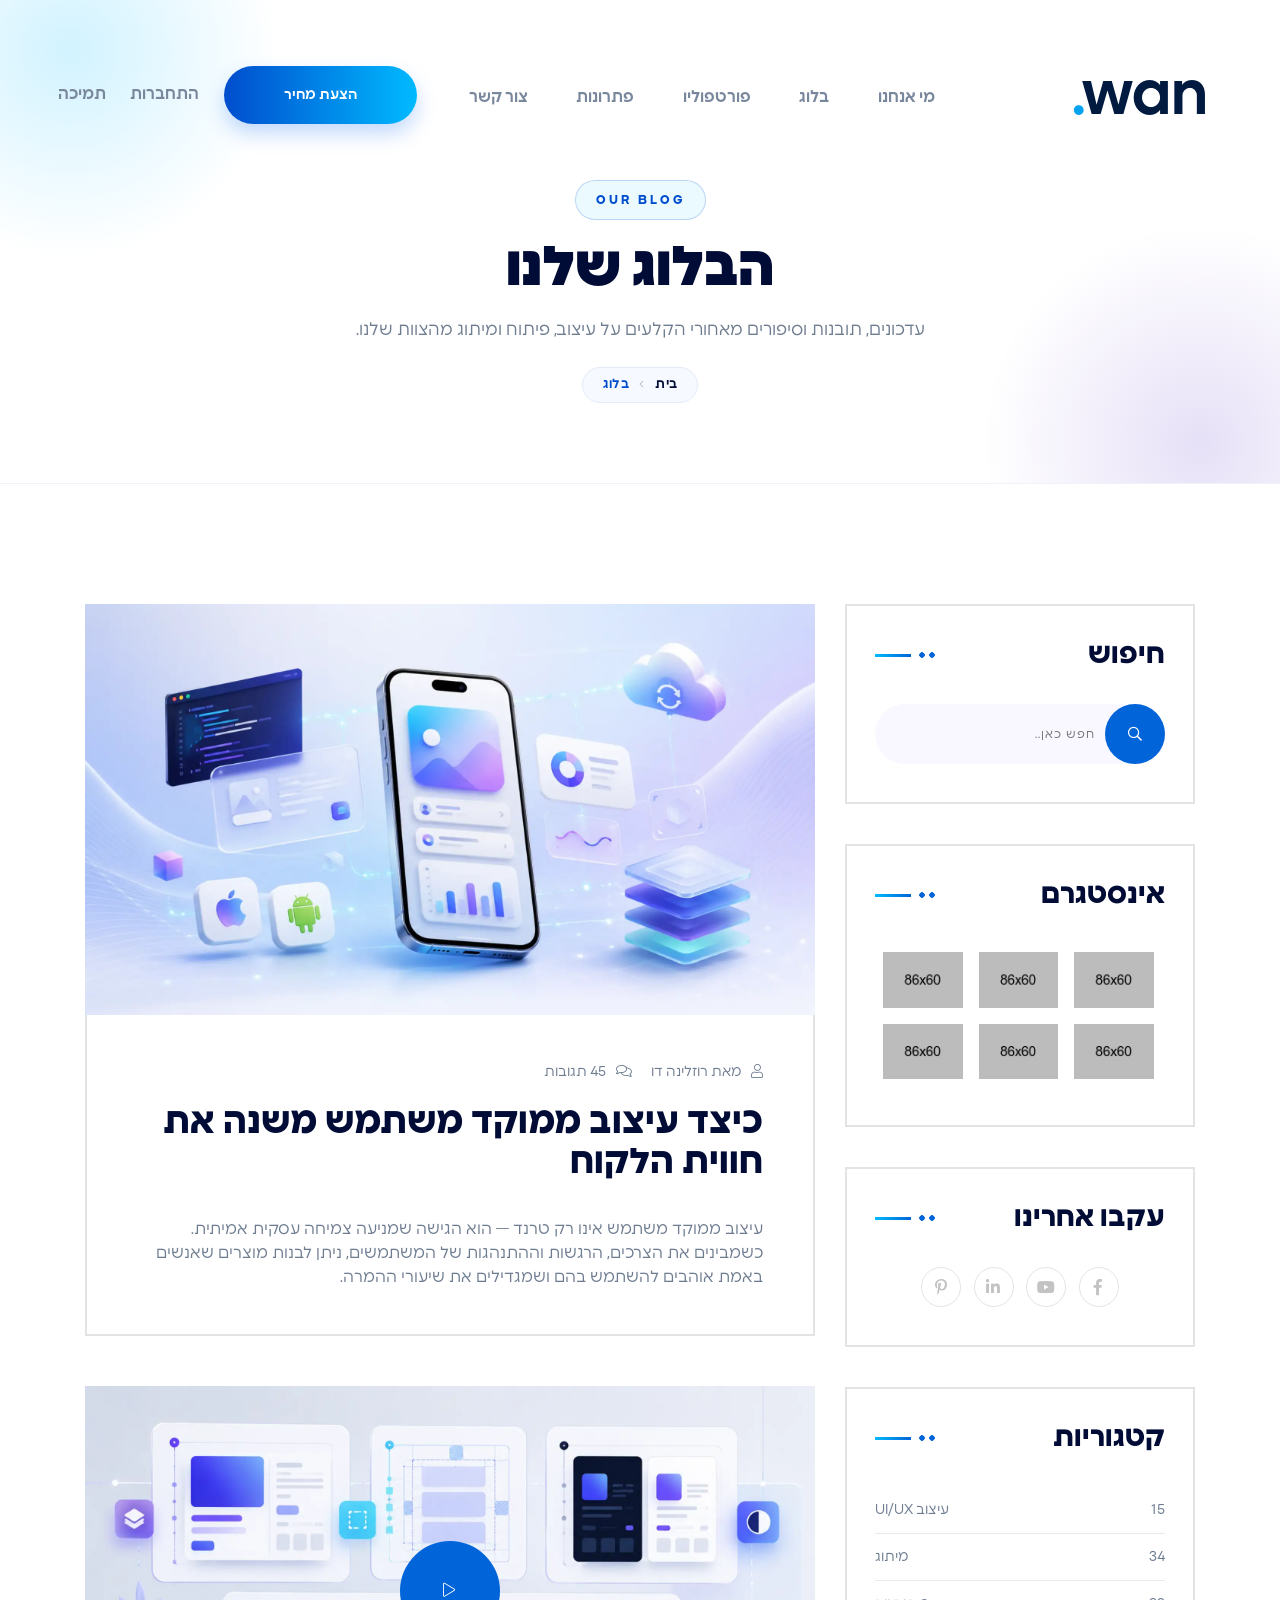
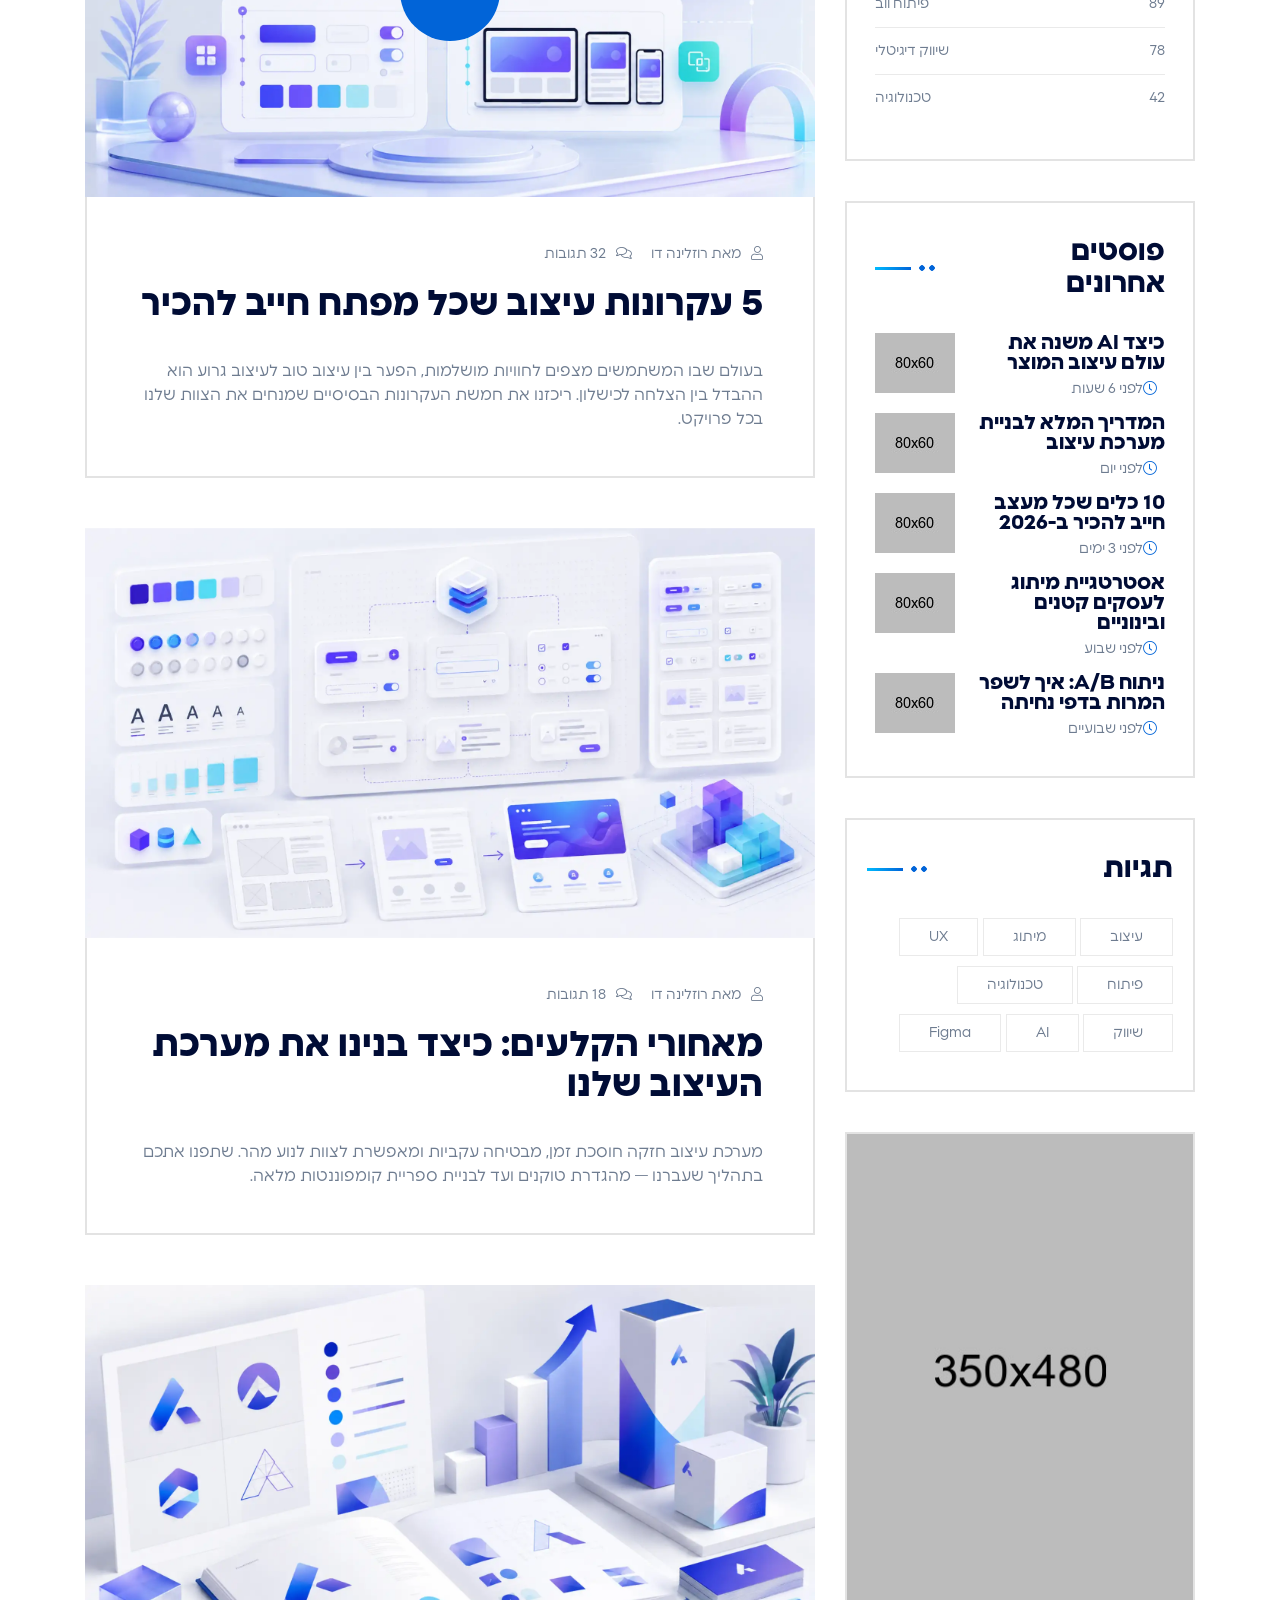
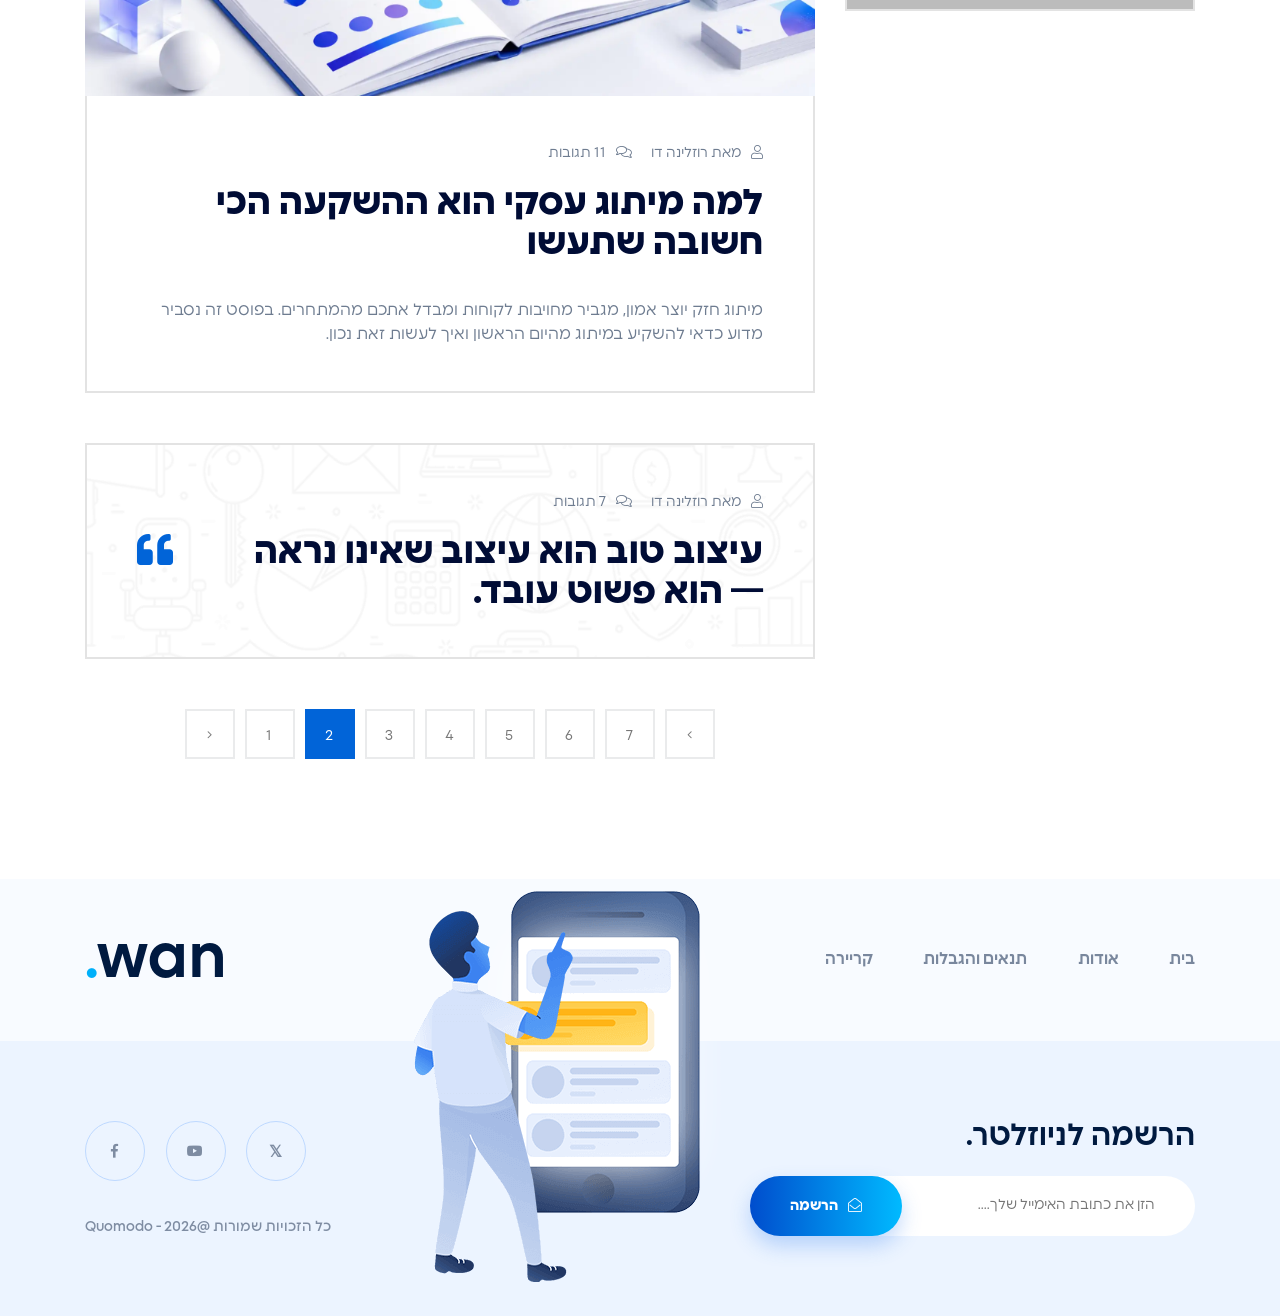
<file: wan-html/blog.html>
<!DOCTYPE html>
<html lang="he">

<head>
    <!--- Basic Page Needs  -->
    <meta charset="utf-8">
    <title>בלוג || Wan</title>
    <meta name="description" content="">
    <meta name="author" content="">
    <meta name="keywords" content="">
    <meta http-equiv="X-UA-Compatible" content="IE=edge">
    <!-- Mobile Specific Meta  -->
    <meta name="viewport" content="width=device-width, initial-scale=1">
    <!-- CSS -->
    <link rel="stylesheet" href="css/bootstrap.min.css">
    <link rel="stylesheet" href="css/jquery-ui.css">
    <link rel="stylesheet" href="css/all.min.css">
    <link rel="stylesheet" href="css/magnific-popup.css">
    <link rel="stylesheet" href="css/owl.carousel.min.css">
    <link rel="stylesheet" href="css/animate.css">
    <link rel="stylesheet" href="css/stellarnav.min.css">
    <link rel="stylesheet" href="css/pignose.calendar.min.css">
    <link rel="stylesheet" href="fonts/stylesheet.css">
    <link rel="stylesheet" href="css/style.css">
    <link rel="stylesheet" href="css/responsive.css">
    <style>
        /* Quote Modal Styles */
        .quote-modal .modal-dialog {
            max-width: 560px;
            margin: 40px auto;
        }
        .quote-modal .modal-content {
            border: 0;
            border-radius: 20px;
            overflow: hidden;
            box-shadow: 0 30px 80px rgba(0, 77, 205, 0.25);
            direction: rtl;
            text-align: right;
        }
        .quote-modal .quote-header {
            background-image: linear-gradient(90deg, #004dcd 0%, #00baff 100%);
            color: #ffffff;
            padding: 32px 40px 28px;
            position: relative;
        }
        .quote-modal .quote-header .intro {
            font-size: 13px;
            letter-spacing: 2px;
            text-transform: uppercase;
            color: #ffffff;
            opacity: 1;
            margin: 0 0 8px;
            font-weight: 700;
            text-shadow: 0 1px 2px rgba(0, 30, 80, 0.25);
        }
        .quote-modal .quote-header .title {
            font-size: 26px;
            line-height: 1.3;
            font-weight: 700;
            margin: 0 0 6px;
            color: #ffffff;
        }
        .quote-modal .quote-header .subtitle {
            font-size: 14px;
            line-height: 1.6;
            color: #ffffff;
            opacity: 1;
            margin: 0;
            font-weight: 500;
            text-shadow: 0 1px 2px rgba(0, 30, 80, 0.25);
        }
        .quote-modal .quote-close {
            position: absolute;
            top: 18px;
            left: 18px;
            width: 34px;
            height: 34px;
            border-radius: 50%;
            background: rgba(255, 255, 255, 0.18);
            color: #ffffff;
            border: 0;
            font-size: 16px;
            line-height: 1;
            cursor: pointer;
            transition: 0.25s;
        }
        .quote-modal .quote-close:hover {
            background: rgba(255, 255, 255, 0.35);
            transform: rotate(90deg);
        }
        .quote-modal .quote-body {
            padding: 32px 40px 36px;
            background: #ffffff;
        }
        .quote-modal .form-row {
            display: flex;
            gap: 14px;
            margin-bottom: 14px;
        }
        .quote-modal .form-field {
            flex: 1;
            position: relative;
        }
        .quote-modal label {
            display: block;
            font-size: 13px;
            font-weight: 600;
            color: #000c35;
            margin-bottom: 8px;
        }
        .quote-modal label .req {
            color: #ef4060;
            margin-right: 3px;
        }
        .quote-modal input[type="text"],
        .quote-modal input[type="tel"],
        .quote-modal input[type="email"],
        .quote-modal select,
        .quote-modal textarea {
            width: 100%;
            box-sizing: border-box;
            height: 48px;
            line-height: 1.2;
            border: 1.5px solid #e4e8f3;
            border-radius: 10px;
            padding: 0 16px;
            font-size: 14px;
            color: #000c35;
            background: #f8fafd;
            transition: 0.25s;
            font-family: inherit;
            direction: rtl;
            text-align: right;
            -webkit-appearance: none;
            -moz-appearance: none;
            appearance: none;
        }
        .quote-modal select {
            background-image: url("data:image/svg+xml;utf8,<svg xmlns='http://www.w3.org/2000/svg' width='12' height='8' viewBox='0 0 12 8'><path fill='none' stroke='%23606e88' stroke-width='2' stroke-linecap='round' stroke-linejoin='round' d='M1 1l5 5 5-5'/></svg>");
            background-repeat: no-repeat;
            background-position: left 16px center;
            padding-left: 40px;
        }
        .quote-modal textarea {
            resize: vertical;
            height: auto;
            min-height: 110px;
            padding: 12px 16px;
            line-height: 1.5;
        }
        .quote-modal input:focus,
        .quote-modal select:focus,
        .quote-modal textarea:focus {
            outline: 0;
            border-color: #00baff;
            background: #ffffff;
            box-shadow: 0 0 0 4px rgba(0, 186, 255, 0.12);
        }
        .quote-modal .submit-btn {
            width: 100%;
            background-image: linear-gradient(90deg, #004dcd 0%, #00baff 100%);
            color: #ffffff;
            border: 0;
            border-radius: 100px;
            padding: 16px 30px;
            font-size: 15px;
            font-weight: 600;
            cursor: pointer;
            margin-top: 8px;
            box-shadow: 0 10px 20px rgba(59, 132, 241, 0.25);
            transition: 0.3s;
        }
        .quote-modal .submit-btn:hover {
            transform: translateY(-2px);
            box-shadow: 0 14px 26px rgba(59, 132, 241, 0.35);
        }
        .quote-modal .quote-success {
            display: none;
            text-align: center;
            padding: 20px 10px 10px;
        }
        .quote-modal .quote-success .icon {
            width: 70px;
            height: 70px;
            border-radius: 50%;
            background: linear-gradient(135deg, #00baff, #004dcd);
            color: #ffffff;
            display: inline-flex;
            align-items: center;
            justify-content: center;
            font-size: 30px;
            margin-bottom: 18px;
        }
        .quote-modal .quote-success h3 {
            color: #000c35;
            font-weight: 700;
            margin-bottom: 8px;
        }
        .quote-modal .quote-success p {
            color: #606e88;
            margin: 0;
        }
        @media (max-width: 575px) {
            .quote-modal .form-row {
                flex-direction: column;
                gap: 0;
                margin-bottom: 0;
            }
            .quote-modal .form-field {
                margin-bottom: 14px;
            }
            .quote-modal .quote-header {
                padding: 26px 24px 22px;
            }
            .quote-modal .quote-body {
                padding: 24px;
            }
            .quote-modal .quote-header .title {
                font-size: 22px;
            }
        }
        /* Blog page RTL overrides */
        .page-blog-area .single-post-item .post-details {
            direction: rtl;
            text-align: right;
        }
        .page-blog-area .sidebar {
            direction: rtl;
            text-align: right;
        }
        .single-post-item .post-details .meta-comment-tag {
            text-align: right;
        }
        .single-post-item .post-details .meta-comment-tag li {
            margin-right: 0;
            margin-left: 19px;
        }
        .single-post-item .post-details .meta-comment-tag li:last-child {
            margin-left: 0;
        }
        .single-post-item .post-details .meta-comment-tag li a .icon {
            margin-right: 0;
            margin-left: 10px;
        }
        .single-widgets .title {
            text-align: right;
        }
        .single-widgets.widget_categories ul li a {
            text-align: right;
            display: flex;
            justify-content: space-between;
            flex-direction: row-reverse;
        }
        .inner-hero-area .inner-hero-content {
            direction: rtl;
            text-align: right;
        }
        .inner-hero-area .inner-hero-content .meta {
            direction: rtl;
        }
        .post-pagination ul {
            direction: ltr;
        }
        /* Hero - light, clean RTL version matching homepage look */
        .inner-hero-area {
            background: #ffffff;
            padding: 180px 0 80px;
            position: relative;
            overflow: hidden;
            text-align: center;
            border-bottom: 1px solid #eef2f9;
        }
        .inner-hero-area::before {
            content: "";
            position: absolute;
            top: -160px;
            left: -140px;
            width: 420px;
            height: 420px;
            border-radius: 50%;
            background: radial-gradient(circle at center, rgba(0, 186, 255, 0.18) 0%, rgba(0, 186, 255, 0) 70%);
            pointer-events: none;
        }
        .inner-hero-area::after {
            content: "";
            position: absolute;
            bottom: -180px;
            right: -140px;
            width: 440px;
            height: 440px;
            border-radius: 50%;
            background: radial-gradient(circle at center, rgba(81, 35, 198, 0.14) 0%, rgba(81, 35, 198, 0) 70%);
            pointer-events: none;
        }
        .inner-hero-area .inner-hero-banner {
            display: none;
        }
        .inner-hero-area .container {
            position: relative;
            z-index: 2;
        }
        .inner-hero-area .inner-hero-content {
            direction: rtl;
            text-align: center;
        }
        .inner-hero-area .inner-hero-content .intro {
            display: inline-block;
            font-size: 12px;
            letter-spacing: 3px;
            text-transform: uppercase;
            color: #004dcd;
            margin: 0 0 16px;
            font-weight: 700;
            padding: 7px 20px;
            border: 1px solid rgba(0, 77, 205, 0.2);
            border-radius: 100px;
            background: rgba(0, 186, 255, 0.08);
        }
        .inner-hero-area .inner-hero-content .title {
            color: #000c35;
            font-size: 56px;
            line-height: 1.15;
            font-weight: 800;
            margin: 0 0 16px;
        }
        .inner-hero-area .inner-hero-content .subtitle {
            color: #6e7c90;
            font-size: 17px;
            line-height: 1.7;
            max-width: 600px;
            margin: 0 auto 22px;
        }
        .inner-hero-area .inner-hero-content .meta {
            padding: 0;
            margin: 0;
            list-style: none;
            display: inline-flex;
            align-items: center;
            gap: 0;
            background: #f6f9ff;
            border: 1px solid #e4ebf7;
            padding: 8px 20px;
            border-radius: 100px;
        }
        .inner-hero-area .inner-hero-content .meta li {
            display: inline-flex;
            align-items: center;
            padding: 0;
            margin: 0;
            position: relative;
        }
        .inner-hero-area .inner-hero-content .meta li::after {
            display: none;
        }
        .inner-hero-area .inner-hero-content .meta li + li::before {
            content: "\f104";
            font-family: "Font Awesome 5 Pro", "Font Awesome 5 Free";
            font-weight: 300;
            color: #b0bccb;
            margin: 0 10px;
            font-size: 13px;
        }
        .inner-hero-area .inner-hero-content .meta li a {
            color: #000c35;
            font-size: 13px;
            font-weight: 600;
            letter-spacing: 0.2px;
            transition: 0.25s;
        }
        .inner-hero-area .inner-hero-content .meta li:last-child a {
            color: #004dcd;
        }
        .inner-hero-area .inner-hero-content .meta li a:hover {
            color: #00baff;
        }
        @media (max-width: 767px) {
            .inner-hero-area {
                padding: 140px 0 60px;
            }
            .inner-hero-area .inner-hero-content .title {
                font-size: 36px;
            }
            .inner-hero-area .inner-hero-content .subtitle {
                font-size: 15px;
            }
        }
        /* Replace widget title decoration (red image) with brand-blue CSS line + dots */
        .single-widgets .title::before {
            background: none !important;
            background-image:
                radial-gradient(circle, #0164d8 2.5px, transparent 3px),
                radial-gradient(circle, #0164d8 2.5px, transparent 3px),
                linear-gradient(90deg, #00baff 0%, #0164d8 100%) !important;
            background-repeat: no-repeat !important;
            background-size: 6px 6px, 6px 6px, 36px 3px !important;
            background-position: 54px center, 44px center, 0 center !important;
            width: 60px !important;
            height: 10px !important;
        }
        /* Override blog accent color from red (#ef4060) to brand blue (#0164d8) */
        .single-post-item .post-details .post-title:hover,
        .single-post-item.format-quote .post-details .post-title::before,
        .single-widgets.widget_categories ul li a:hover,
        .single-widgets.widget_post_with_thumb ul li .right .feed-title:hover,
        .single-widgets.widget_post_with_thumb ul li .right .post-date i {
            color: #0164d8 !important;
        }
        .single-post-item.format-video .post-media .popup-youtube,
        .post-pagination ul li a:hover,
        .post-pagination ul li.active a,
        .single-widgets.widget_post_share ul li a:hover,
        .single-widgets.tagcolud ul li a:hover {
            background: #0164d8 !important;
            border-color: #0164d8 !important;
            color: #ffffff !important;
        }
        .post-pagination ul li a:hover,
        .post-pagination ul li.active a {
            background-image: linear-gradient(90deg, #004dcd 0%, #00baff 100%);
        }
        /* Focus ring on search input etc. */
        .single-widgets.widget_search form button {
            background: #0164d8;
        }
        /* ==================================================
           Mobile & Tablet responsive adjustments (RTL)
           ================================================== */
        @media (max-width: 991.98px) {
            html, body { overflow-x: hidden; }

            /* Header: right-align menu, hamburger on the right for RTL */
            header { padding: 20px 0; }
            header .header-container > .row { align-items: center; }
            .main-menu {
                text-align: right !important;
                margin-left: 0 !important;
                margin-right: 0 !important;
            }
            .main-menu.stellarnav > ul { text-align: right; }
            .main-menu.stellarnav .menu-toggle {
                float: right;
                padding: 6px 0 0 !important;
            }
            header .header-container .logo { text-align: left; }
            header .header-container .logo .link { font-size: 40px; }

            /* Inner hero - reduce padding */
            .inner-hero-area {
                padding: 140px 0 60px;
            }
            .inner-hero-area::before,
            .inner-hero-area::after { display: none; }

            /* Blog listing - stack sidebar below, add spacing */
            .page-blog-area { padding: 50px 0; }
            .page-blog-area .sidebar { margin-top: 40px; }
            .single-post-item .post-details { padding: 30px 24px; }
            .single-post-item .post-details .post-title {
                font-size: 22px;
                line-height: 1.35;
            }
            .single-post-item .post-details .meta-comment-tag { flex-wrap: wrap; }

            /* Sidebar widgets */
            .sidebar .single-widgets { padding: 30px 24px; }
            .single-widgets.widget_instagram ul li { width: 32%; }

            /* Footer */
            footer .footer-banner { display: none !important; }
            footer .footer-top-area .fta-menu {
                text-align: center;
                margin-top: 20px;
            }
            footer .footer-top-area .fta-logo {
                text-align: center;
                margin-bottom: 10px;
            }
            footer .footer-bottom-area .fba-social {
                text-align: center;
                margin-bottom: 30px;
            }
            footer .footer-bottom-area .fba-social .copyright { text-align: center; }
            footer .hba-newsletter .hba-newsletter-input-box input[type="text"] {
                box-sizing: border-box;
                width: 100%;
            }
        }

        @media (max-width: 575.98px) {
            .inner-hero-area { padding: 110px 0 40px; }
            .inner-hero-area .inner-hero-content .title { font-size: 30px; }
            .inner-hero-area .inner-hero-content .subtitle { font-size: 14px; }
            .inner-hero-area .inner-hero-content .meta {
                padding: 6px 14px;
            }
            .single-post-item .post-details { padding: 24px 18px; }
            .single-post-item .post-details .post-title { font-size: 19px; }
            .single-post-item .post-details .meta-comment-tag li {
                margin-left: 12px !important;
                font-size: 12px;
            }
            .post-pagination ul li a { width: 40px; height: 40px; line-height: 40px; }
            .sidebar .single-widgets { padding: 24px 20px; }
            .single-widgets.widget_post_with_thumb ul li .left { width: 70px; }
            .single-widgets.widget_post_with_thumb ul li .right { padding-right: 80px; }
        }
        /* Blog details page styles */
        .page-blog-area .blog-details blockquote .icon,
        .page-blog-area .blog-details .post-bottom-meta .post-share .list li a:hover,
        .page-blog-area .blog-details .comment-area .all-comments article .comment-details .comment-meta .comment-left-meta .comment-date,
        .page-blog-area .blog-details .comment-area .comment-box .comment-input-box .icon,
        .single-post-pagination .prev-post a .title-with-link .title:hover,
        .single-post-pagination .next-post a .title-with-link .title:hover,
        .inner-page-footer .footer-top-area .fta-logo .link .color {
            color: #0164d8 !important;
        }
        .page-blog-area .blog-details .post-bottom-meta .post-tags .list li a:hover,
        .page-blog-area .blog-details .comment-area .comment-box .comment-input-box input[type="submit"],
        .inner-page-footer .footer-bottom-area .fba-social .social li a:hover,
        .inner-page-footer .footer-bottom-area .hba-newsletter .hba-newsletter-input-box button {
            background: #0164d8 !important;
            border-color: #0164d8 !important;
            color: #ffffff !important;
        }
    </style>
    <!-- Favicon -->
    <link rel="shortcut icon" type="image/png" href="img/favicon.ico">
    <!--[if lt IE 9]>
        <script src="https://oss.maxcdn.com/libs/html5shiv/3.7.0/html5shiv.js"></script>
        <script src="https://oss.maxcdn.com/libs/respond.js/1.4.2/respond.min.js"></script>
    <![endif]-->
</head>

<body>
    <div id="preloader"></div>
    <header>
        <div class="header-container">
            <div class="row">
                <div class="col-lg-4 col-md-6 col-sm-7 col-12 d-none d-md-block">
                    <div class="header-right">
                        <ul class="links">
                            <li><a href="#">תמיכה</a></li>
                            <li><a href="#">התחברות</a></li>
                        </ul>
                        <div class="get-quote">
                            <a href="#" class="link btn-style-1" data-toggle="modal" data-target="#quoteModal">הצעת מחיר</a>
                        </div>
                    </div>
                </div>
                <div class="col-lg-6 col-md-3 col-sm-8 col-6">
                    <div class="main-menu stellarnav">
                        <ul>
                            <li><a href="#">צור קשר</a></li>
                            <li><a href="index.html#_pricing">פתרונות</a></li>
                            <li><a href="index.html#_testimonial">פורטפוליו</a></li>
                            <li class="active"><a href="blog.html">בלוג</a></li>
                            <li><a href="index.html#_about">מי אנחנו</a></li>
                        </ul>
                    </div>
                </div>
                <div class="col-lg-2 col-md-3 col-sm-4 col-6">
                    <div class="logo">
                        <a href="index.html" class="link"><span class="color">.</span>wan</a>
                    </div>
                </div>
            </div>
        </div>
    </header>

    <section class="inner-hero-area">
        <div class="container">
            <div class="inner-hero-content">
                <p class="intro">Our Blog</p>
                <h2 class="title">הבלוג שלנו</h2>
                <p class="subtitle">עדכונים, תובנות וסיפורים מאחורי הקלעים על עיצוב, פיתוח ומיתוג מהצוות שלנו.</p>
                <ul class="meta">
                    <li><a href="index.html">בית</a></li>
                    <li><a href="blog.html">בלוג</a></li>
                </ul>
            </div>
        </div>
    </section>

    <section class="page-blog-area">
        <div class="container">
            <div class="row">
                <!-- Blog Posts -->
                <div class="col-lg-8 col-md-12 col-sm-12 col-12">
                    <div id="blog-posts-container"></div>
                    <div class="post-pagination">
                        <ul id="pagination-nav"></ul>
                    </div>
                </div>

                <!-- Sidebar -->
                <div class="col-lg-4 offset-lg-0 col-md-6 offset-md-3 col-sm-8 offset-sm-2 col-12">
                    <div class="sidebar">
                        <div class="single-widgets widget_search">
                            <h4 class="title">חיפוש</h4>
                            <form action="#" class="search-form">
                                <input type="search" name="search" placeholder="חפש כאן..">
                                <button type="submit"><i class="far fa-search"></i></button>
                            </form>
                        </div>
                        <div class="single-widgets widget_instagram">
                            <h4 class="title">אינסטגרם</h4>
                            <ul>
                                <li><a href="#"><img src="img/blog/insta-1.jpg" alt=""></a></li>
                                <li><a href="#"><img src="img/blog/insta-2.jpg" alt=""></a></li>
                                <li><a href="#"><img src="img/blog/insta-3.jpg" alt=""></a></li>
                                <li><a href="#"><img src="img/blog/insta-4.jpg" alt=""></a></li>
                                <li><a href="#"><img src="img/blog/insta-5.jpg" alt=""></a></li>
                                <li><a href="#"><img src="img/blog/insta-6.jpg" alt=""></a></li>
                            </ul>
                        </div>
                        <div class="single-widgets widget_post_share">
                            <h4 class="title">עקבו אחרינו</h4>
                            <ul>
                                <li><a href="#"><i class="fab fa-facebook-f"></i></a></li>
                                <li><a href="#"><i class="fab fa-youtube"></i></a></li>
                                <li><a href="#"><i class="fab fa-linkedin-in"></i></a></li>
                                <li><a href="#"><i class="fab fa-pinterest-p"></i></a></li>
                            </ul>
                        </div>
                        <div class="single-widgets widget_categories">
                            <h4 class="title">קטגוריות</h4>
                            <ul>
                                <li><a href="#">עיצוב UI/UX <span>15</span></a></li>
                                <li><a href="#">מיתוג <span>34</span></a></li>
                                <li><a href="#">פיתוח ווב <span>89</span></a></li>
                                <li><a href="#">שיווק דיגיטלי <span>78</span></a></li>
                                <li><a href="#">טכנולוגיה <span>42</span></a></li>
                            </ul>
                        </div>
                        <div class="single-widgets widget_post_with_thumb">
                            <h4 class="title">פוסטים אחרונים</h4>
                            <ul>
                                <li>
                                    <span class="left">
                                        <img src="img/blog/feed-1.jpg" alt="">
                                    </span>
                                    <span class="right">
                                        <a class="feed-title" href="#">כיצד AI משנה את עולם עיצוב המוצר</a>
                                        <span class="post-date"><i class="fal fa-clock"></i>לפני 6 שעות</span>
                                    </span>
                                </li>
                                <li>
                                    <span class="left">
                                        <img src="img/blog/feed-2.jpg" alt="">
                                    </span>
                                    <span class="right">
                                        <a class="feed-title" href="#">המדריך המלא לבניית מערכת עיצוב</a>
                                        <span class="post-date"><i class="fal fa-clock"></i>לפני יום</span>
                                    </span>
                                </li>
                                <li>
                                    <span class="left">
                                        <img src="img/blog/feed-3.jpg" alt="">
                                    </span>
                                    <span class="right">
                                        <a class="feed-title" href="#">10 כלים שכל מעצב חייב להכיר ב-2026</a>
                                        <span class="post-date"><i class="fal fa-clock"></i>לפני 3 ימים</span>
                                    </span>
                                </li>
                                <li>
                                    <span class="left">
                                        <img src="img/blog/feed-4.jpg" alt="">
                                    </span>
                                    <span class="right">
                                        <a class="feed-title" href="#">אסטרטגיית מיתוג לעסקים קטנים ובינוניים</a>
                                        <span class="post-date"><i class="fal fa-clock"></i>לפני שבוע</span>
                                    </span>
                                </li>
                                <li>
                                    <span class="left">
                                        <img src="img/blog/feed-5.jpg" alt="">
                                    </span>
                                    <span class="right">
                                        <a class="feed-title" href="#">ניתוח A/B: איך לשפר המרות בדפי נחיתה</a>
                                        <span class="post-date"><i class="fal fa-clock"></i>לפני שבועיים</span>
                                    </span>
                                </li>
                            </ul>
                        </div>
                        <div class="single-widgets tagcolud">
                            <h4 class="title">תגיות</h4>
                            <ul>
                                <li><a href="#">עיצוב</a></li>
                                <li><a href="#">מיתוג</a></li>
                                <li><a href="#">UX</a></li>
                                <li><a href="#">פיתוח</a></li>
                                <li><a href="#">טכנולוגיה</a></li>
                                <li><a href="#">שיווק</a></li>
                                <li><a href="#">AI</a></li>
                                <li><a href="#">Figma</a></li>
                            </ul>
                        </div>
                        <div class="single-widgets widget_banner">
                            <a href="#">
                                <img src="img/blog/banner.jpg" alt="">
                            </a>
                        </div>
                    </div>
                </div>
            </div>
        </div>
    </section>

    <footer>
        <div class="footer-banner wow fadeIn" data-wow-duration="1.0s" data-wow-delay="0.5s"><img src="img/home1/footer-banner.png" alt=""></div>
        <div class="footer-top-area">
            <div class="container">
                <div class="row">
                    <div class="col-lg-4 col-sm-3 col-12">
                        <div class="fta-logo">
                            <a href="index.html" class="link"><span class="color">.</span>wan</a>
                        </div>
                    </div>
                    <div class="col-lg-5 offset-lg-3 col-sm-9 col-12">
                        <div class="fta-menu" dir="rtl">
                            <ul class="menu">
                                <li><a href="index.html">בית</a></li>
                                <li><a href="#">אודות</a></li>
                                <li><a href="#">תנאים והגבלות</a></li>
                                <li><a href="#">קריירה</a></li>
                            </ul>
                        </div>
                    </div>
                </div>
            </div>
        </div>
        <div class="footer-bottom-area">
            <div class="container">
                <div class="row">
                    <div class="col-lg-4 col-md-6 col-sm-12 col-12">
                        <div class="fba-social">
                            <ul class="social">
                                <li><a href="#"><i class="fab fa-facebook-f"></i><span class="text">Facebook</span></a></li>
                                <li><a href="#"><i class="fab fa-youtube"></i><span class="text">Youtube</span></a></li>
                                <li><a href="#" class="x-icon-link"><i class="fab x-icon">𝕏</i></a></li>
                            </ul>
                            <p class="copyright" dir="rtl">כל הזכויות שמורות @Quomodo - 2026</p>
                        </div>
                    </div>
                    <div class="col-lg-5 offset-lg-3 col-md-6 col-sm-12 col-12">
                        <div class="hba-newsletter" dir="rtl">
                            <h2 class="title">הרשמה לניוזלטר.</h2>
                            <form action="#">
                                <div class="hba-newsletter-input-box">
                                    <input type="text" placeholder="הזן את כתובת האימייל שלך....">
                                    <button><span class="icon"><i class="fal fa-envelope-open"></i></span>הרשמה</button>
                                </div>
                            </form>
                        </div>
                    </div>
                </div>
            </div>
        </div>
    </footer>

    <!-- Quote Modal -->
    <div class="modal fade quote-modal" id="quoteModal" tabindex="-1" role="dialog" aria-labelledby="quoteModalTitle" aria-hidden="true">
        <div class="modal-dialog modal-dialog-centered" role="document">
            <div class="modal-content">
                <div class="quote-header">
                    <button type="button" class="quote-close" data-dismiss="modal" aria-label="סגור">
                        <i class="fal fa-times"></i>
                    </button>
                    <p class="intro">Get a Quote</p>
                    <h3 class="title" id="quoteModalTitle">בואו נדבר על הפרויקט שלך</h3>
                    <p class="subtitle">מלאו את הפרטים ונחזור אליכם תוך 24 שעות עם הצעת מחיר מותאמת.</p>
                </div>
                <div class="quote-body">
                    <form id="quoteForm" novalidate>
                        <div class="form-row">
                            <div class="form-field">
                                <label for="quoteName">שם מלא<span class="req">*</span></label>
                                <input type="text" id="quoteName" name="name" placeholder="הכניסו את שמכם" required>
                            </div>
                            <div class="form-field">
                                <label for="quotePhone">טלפון<span class="req">*</span></label>
                                <input type="tel" id="quotePhone" name="phone" placeholder="050-0000000" required>
                            </div>
                        </div>
                        <div class="form-row">
                            <div class="form-field">
                                <label for="quoteEmail">אימייל<span class="req">*</span></label>
                                <input type="email" id="quoteEmail" name="email" placeholder="name@example.com" required>
                            </div>
                            <div class="form-field">
                                <label for="quoteService">סוג השירות</label>
                                <select id="quoteService" name="service">
                                    <option value="">בחרו שירות</option>
                                    <option value="web">בניית אתר</option>
                                    <option value="app">פיתוח אפליקציה</option>
                                    <option value="design">עיצוב UX/UI</option>
                                    <option value="branding">מיתוג</option>
                                    <option value="marketing">שיווק דיגיטלי</option>
                                    <option value="other">אחר</option>
                                </select>
                            </div>
                        </div>
                        <div class="form-row">
                            <div class="form-field">
                                <label for="quoteMessage">פרטי הפרויקט</label>
                                <textarea id="quoteMessage" name="message" placeholder="ספרו לנו קצת על הפרויקט, היקף, לוח זמנים, תקציב..."></textarea>
                            </div>
                        </div>
                        <button type="submit" class="submit-btn">שליחת בקשה</button>
                    </form>
                    <div class="quote-success">
                        <div class="icon"><i class="fal fa-check"></i></div>
                        <h3>הבקשה התקבלה בהצלחה!</h3>
                        <p>תודה, ניצור איתכם קשר בהקדם עם הצעת מחיר מותאמת.</p>
                    </div>
                </div>
            </div>
        </div>
    </div>

    <!-- Search Modal -->
    <div class="search-modal modal fade" id="exampleModalLong" tabindex="-1" role="dialog" aria-hidden="true">
        <div class="modal-dialog" role="document">
            <div class="modal-content">
                <form action="#" method="POST" class="xs-search-group">
                    <input type="search" class="form-control" name="search" id="search" placeholder="חיפוש">
                    <button type="submit" class="search-button"><i class="fas fa-search"></i></button>
                </form>
            </div>
        </div>
        <button class="close-modal" type="button" data-dismiss="modal">x</button>
    </div>

    <!-- Scripts -->
    <script src="js/jquery-3.3.1.min.js"></script>
    <script src="js/jquery-ui.js"></script>
    <script src="js/wow.min.js"></script>
    <script src="js/owl.carousel.min.js"></script>
    <script src="js/jquery.counterup.min.js"></script>
    <script src="js/countdown.js"></script>
    <script src="js/pignose.calendar.min.js"></script>
    <script src="js/isotope.pkgd.min.js"></script>
    <script src="js/imagesloaded.pkgd.min.js"></script>
    <script src="js/jquery.magnific-popup.min.js"></script>
    <script src="js/stellarnav.min.js"></script>
    <script src="js/jquery.scrollUp.js"></script>
    <script src="js/jquery.waypoints.min.js"></script>
    <script src="js/popper.min.js"></script>
    <script src="js/bootstrap.min.js"></script>
    <script src="js/theme.js"></script>
    <script>
    /* ===== Blog Pagination ===== */
    (function () {
        var TOTAL_PAGES = 7;
        var currentPage = 2;

        var allPosts = [
            // Page 1
            { page: 1, format: 'standard', image: 'img/blog/post-2.jpg', title: 'המדריך המלא לפיתוח אפליקציות מובייל ב-2026', text: 'פיתוח אפליקציות מובייל עבר שינויים עצומים בשנים האחרונות. נסקור את הטכנולוגיות המובילות, הכלים הנדרשים ואת הגישות המומלצות לפיתוח חוצה-פלטפורמות שיחסוך לכם זמן וכסף.', comments: 28, author: 'רוזלינה דו' },
            { page: 1, format: 'video', image: 'img/blog/post-video-1.jpg', video: 'https://www.youtube.com/watch?v=QOtuX0jL85Y', title: 'כיצד AI משנה את עולם עיצוב הגרפיקה', text: 'כלי בינה מלאכותית כמו Midjourney ו-Stable Diffusion הפכו את עולם הגרפיקה על פיו. נסביר כיצד מעצבים מקצועיים משלבים AI בתהליך העבודה שלהם ומה זה אומר לעתיד התחום.', comments: 41, author: 'רוזלינה דו' },
            { page: 1, format: 'gallery', images: ['img/blog/post-1.jpg', 'img/blog/post-2.jpg'], title: '10 טרנדים בעיצוב ווב שצריך להכיר השנה', text: 'מ-Glassmorphism ועד Bento Grid — עולם עיצוב הווב לא מפסיק להתחדש. ריכזנו עשרה טרנדים שמובילים את השנה ואת הדרך הנכונה ליישם אותם בלי לפגוע בשימושיות.', comments: 19, author: 'רוזלינה דו' },
            { page: 1, format: 'aside', title: 'הסוד מאחורי אתרים שממירים טוב', text: 'אתרים עם שיעורי המרה גבוהים חולקים מכנה משותף: הם פשוטים, ברורים ומובילים את המשתמש בצורה אינטואיטיבית. למדו מה ניתן לשפר בדף הנחיתה שלכם עוד היום.', comments: 15, author: 'רוזלינה דו' },
            { page: 1, format: 'quote', title: 'עיצוב אינו רק מה שנראה ומרגיש טוב — עיצוב הוא מה שעובד.', comments: 9, author: 'רוזלינה דו' },
            // Page 2
            { page: 2, format: 'standard', image: 'ChatGPT Image May 20, 2026, 06_50_50 AM-c.webp', title: 'כיצד עיצוב ממוקד משתמש משנה את חווית הלקוח', text: 'עיצוב ממוקד משתמש אינו רק טרנד — הוא הגישה שמניעה צמיחה עסקית אמיתית. כשמבינים את הצרכים, הרגשות וההתנהגות של המשתמשים, ניתן לבנות מוצרים שאנשים באמת אוהבים להשתמש בהם ושמגדילים את שיעורי ההמרה.', comments: 45, author: 'רוזלינה דו' },
            { page: 2, format: 'video', image: 'ChatGPT Image May 20, 2026, 06_53_52 AM-c.webp', video: 'https://www.youtube.com/watch?v=QOtuX0jL85Y', title: '5 עקרונות עיצוב שכל מפתח חייב להכיר', text: 'בעולם שבו המשתמשים מצפים לחוויות מושלמות, הפער בין עיצוב טוב לעיצוב גרוע הוא ההבדל בין הצלחה לכישלון. ריכזנו את חמשת העקרונות הבסיסיים שמנחים את הצוות שלנו בכל פרויקט.', comments: 32, author: 'רוזלינה דו' },
            { page: 2, format: 'gallery', images: ['ChatGPT Image May 20, 2026, 06_57_15 AM-c.webp', 'ChatGPT Image May 20, 2026, 06_57_15 AM-c.webp'], title: 'מאחורי הקלעים: כיצד בנינו את מערכת העיצוב שלנו', text: 'מערכת עיצוב חזקה חוסכת זמן, מבטיחה עקביות ומאפשרת לצוות לנוע מהר. שתפנו אתכם בתהליך שעברנו — מהגדרת טוקנים ועד לבניית ספריית קומפוננטות מלאה.', comments: 18, author: 'רוזלינה דו' },
            { page: 2, format: 'standard', image: 'ChatGPT Image May 20, 2026, 06_59_36 AM-c.webp', title: 'למה מיתוג עסקי הוא ההשקעה הכי חשובה שתעשו', text: 'מיתוג חזק יוצר אמון, מגביר מחויבות לקוחות ומבדל אתכם מהמתחרים. בפוסט זה נסביר מדוע כדאי להשקיע במיתוג מהיום הראשון ואיך לעשות זאת נכון.', comments: 11, author: 'רוזלינה דו' },
            { page: 2, format: 'quote', title: 'עיצוב טוב הוא עיצוב שאינו נראה — הוא פשוט עובד.', comments: 7, author: 'רוזלינה דו' },
            // Page 3
            { page: 3, format: 'standard', image: 'img/blog/post-2.jpg', title: 'בניית חוויית משתמש מנצחת: ממחקר ועד פרוטוטייפ', text: 'תהליך UX Research מוצלח הוא הבסיס לכל מוצר דיגיטלי מצליח. נסביר כיצד לבצע ראיונות משתמשים, לנתח תוצאות ולהפוך תובנות לפרוטוטייפ עובד בפחות מ-48 שעות.', comments: 23, author: 'רוזלינה דו' },
            { page: 3, format: 'video', image: 'img/blog/post-video-1.jpg', video: 'https://www.youtube.com/watch?v=QOtuX0jL85Y', title: 'ריאקט vs ויו: מה לבחור לפרויקט הבא שלכם?', text: 'שתי הפריימוורקים המובילות בפרונט-אנד — השוואה מקיפה שתעזור לכם לקבל החלטה מושכלת. נבחן ביצועים, עקומת למידה ואקוסיסטם לפי צרכים שונים.', comments: 37, author: 'רוזלינה דו' },
            { page: 3, format: 'gallery', images: ['img/blog/post-1.jpg', 'img/blog/post-2.jpg'], title: 'צבע בעיצוב: כיצד פסיכולוגיית הצבע משפיעה על מכירות', text: 'הצבעים שאתם בוחרים לאתר ולמותג שלכם משפיעים ישירות על תפיסת הלקוחות. סקרנו את המחקרים האחרונים ומה הם אומרים לנו על עיצוב ממיר.', comments: 21, author: 'רוזלינה דו' },
            { page: 3, format: 'aside', title: 'שיווק תוכן לעסקים: המדריך המעשי', text: 'שיווק תוכן נכון בונה אמינות, מניע תנועה אורגנית ויוצר קהל נאמן לאורך זמן. למדו כיצד לגבש אסטרטגיה, לבחור נושאים ולמדוד הצלחה ב-ROI גבוה.', comments: 14, author: 'רוזלינה דו' },
            { page: 3, format: 'quote', title: 'כשהמשתמש בלבול — זו לא בעיה שלו, זו בעיה של העיצוב.', comments: 5, author: 'רוזלינה דו' },
            // Page 4
            { page: 4, format: 'standard', image: 'img/blog/post-2.jpg', title: 'אבטחת אתרים: 8 צעדים קריטיים שכל בעל עסק חייב לדעת', text: 'פריצות לאתרים גורמות לנזקים עצומים — כספיים ותדמיתיים. בפוסט זה נסקור את שמונת האמצעים הבסיסיים שיגנו על האתר שלכם מפני 95% מהאיומים הנפוצים.', comments: 31, author: 'רוזלינה דו' },
            { page: 4, format: 'video', image: 'img/blog/post-video-1.jpg', video: 'https://www.youtube.com/watch?v=QOtuX0jL85Y', title: 'SEO ב-2026: מה עדיין עובד ומה מת לגמרי', text: 'אלגוריתמי Google ממשיכים להתפתח וטקטיקות ישנות עלולות לפגוע בדירוג. נסביר מה חשוב לדעת כדי לשמור ואף לשפר את מיקומכם בתוצאות החיפוש.', comments: 55, author: 'רוזלינה דו' },
            { page: 4, format: 'gallery', images: ['img/blog/post-2.jpg', 'img/blog/post-1.jpg'], title: 'עיצוב לוגו: תהליך הגדרת זהות ויזואלית מההתחלה', text: 'לוגו טוב מספר סיפור, מעביר ערכים ונחרת בזיכרון. הצצה לתהליך המקצועי שעוברים מעצבים כשיוצרים זהות ויזואלית מאפס, עם דוגמאות מפרויקטים אמיתיים.', comments: 26, author: 'רוזלינה דו' },
            { page: 4, format: 'aside', title: 'כיצד לבחור פלטפורמת מסחר אלקטרוני לעסק שלכם', text: 'בחירת פלטפורמת E-Commerce היא אחת ההחלטות החשובות שתקבלו. השוואנו בין Shopify, WooCommerce ו-Wix eCommerce כדי שתדעו מה מתאים לצרכים שלכם.', comments: 17, author: 'רוזלינה דו' },
            { page: 4, format: 'quote', title: 'המותג הוא מה שאנשים אומרים עליכם כשאינכם בחדר.', comments: 12, author: 'רוזלינה דו' },
            // Page 5
            { page: 5, format: 'standard', image: 'img/blog/post-1.jpg', title: 'ניהול פרויקטים דיגיטליים: שיטת Agile לעסקים קטנים', text: 'מתודולוגיית Agile לא שמורה רק לצוותים גדולים. נסביר כיצד עסקים קטנים ובינוניים יכולים לאמץ עקרונות Agile כדי לסיים פרויקטים בזמן ובתקציב.', comments: 20, author: 'רוזלינה דו' },
            { page: 5, format: 'video', image: 'img/blog/post-video-1.jpg', video: 'https://www.youtube.com/watch?v=QOtuX0jL85Y', title: 'פיתוח אפליקציות ב-Flutter: יתרונות וחסרונות', text: 'Flutter של Google הפך לאחת הפלטפורמות הפופולריות לפיתוח חוצה-פלטפורמות. נסקור את היתרונות, החסרונות ומתי לבחור Flutter על פני React Native.', comments: 44, author: 'רוזלינה דו' },
            { page: 5, format: 'gallery', images: ['img/blog/post-1.jpg', 'img/blog/post-2.jpg'], title: 'חוויית משתמש במסחר אלקטרוני: מה מגדיל מכירות', text: 'דפי מוצר, תהליך תשלום וניווט — כל אחד מהאלמנטים הללו יכול להיות ההבדל בין רכישה לנטישה. שתפנו ממחקרי UX שהובילו לעלייה של 40% בהמרות.', comments: 33, author: 'רוזלינה דו' },
            { page: 5, format: 'aside', title: 'כיצד לבנות נוכחות חזקה ברשתות החברתיות', text: 'נוכחות ברשתות חברתיות היא נכס אסטרטגי שבונים לאורך זמן. שתפנו את גישתנו לבניית קהילה אותנטית שמניעה תנועה, לידים ומכירות.', comments: 16, author: 'רוזלינה דו' },
            { page: 5, format: 'quote', title: 'לא מספיק לבנות אתר יפה — צריך לבנות אתר שמוכר.', comments: 8, author: 'רוזלינה דו' },
            // Page 6
            { page: 6, format: 'standard', image: 'img/blog/post-2.jpg', title: 'נגישות דיגיטלית: כיצד לוודא שהאתר שלכם נגיש לכולם', text: 'נגישות דיגיטלית היא לא רק חובה חוקית — היא הזדמנות עסקית. למדו כיצד לבנות אתרים נגישים לאנשים עם מוגבלויות ולהרחיב משמעותית את קהל היעד.', comments: 25, author: 'רוזלינה דו' },
            { page: 6, format: 'video', image: 'img/blog/post-video-1.jpg', video: 'https://www.youtube.com/watch?v=QOtuX0jL85Y', title: 'אוטומציה שיווקית: כלים שחוסכים זמן ומגדילים הכנסות', text: 'אוטומציה שיווקית מאפשרת לבנות זרימות תקשורת אישיות בקנה מידה גדול. נסקור את הכלים הטובים ביותר ואת האסטרטגיות שעובדות ב-2026.', comments: 38, author: 'רוזלינה דו' },
            { page: 6, format: 'gallery', images: ['img/blog/post-1.jpg', 'img/blog/post-2.jpg'], title: 'ניתוח מתחרים: כיצד לבנות יתרון תחרותי', text: 'הבנת המתחרים שלכם היא הצעד הראשון בבניית אסטרטגיה מנצחת. ריכזנו את השיטות שאנחנו משתמשים בהן כדי לנתח תחרות ולמצוא הזדמנויות צמיחה ייחודיות.', comments: 29, author: 'רוזלינה דו' },
            { page: 6, format: 'aside', title: 'פרסום ממומן: כיצד למקסם ROI בגוגל ופייסבוק', text: 'השוק הדיגיטלי תחרותי מאי פעם ועלויות הפרסום עולות. נחשוף את הטכניקות שמאפשרות להשיג תוצאות יוצאות דופן עם תקציבים סבירים לעסקים בכל גודל.', comments: 22, author: 'רוזלינה דו' },
            { page: 6, format: 'quote', title: 'הנתונים הם לא התשובה — הם השאלה. האדם הוא התשובה.', comments: 6, author: 'רוזלינה דו' },
            // Page 7
            { page: 7, format: 'standard', image: 'img/blog/post-1.jpg', title: 'מגמות טכנולוגיות שישנו את עולם העסקים ב-2027', text: 'בינה מלאכותית, מציאות מורחבת, מחשוב קוונטי — הטכנולוגיות של מחר כבר כאן. ניתוח מעמיק של המגמות שצריכות לעניין כל בעל עסק שרוצה להישאר רלוונטי.', comments: 47, author: 'רוזלינה דו' },
            { page: 7, format: 'video', image: 'img/blog/post-video-1.jpg', video: 'https://www.youtube.com/watch?v=QOtuX0jL85Y', title: 'בניית מותג אישי בעידן הדיגיטלי', text: 'המותג האישי שלכם הוא הנכס הדיגיטלי החשוב ביותר שיש לכם. נסביר כיצד לבנות נוכחות מקצועית שפותחת דלתות, מביאה הזדמנויות ויוצרת הכנסות.', comments: 53, author: 'רוזלינה דו' },
            { page: 7, format: 'gallery', images: ['img/blog/post-2.jpg', 'img/blog/post-1.jpg'], title: 'עיצוב אינפוגרפיקות שמספרות סיפור', text: 'אינפוגרפיקות טובות הופכות מידע מורכב לקל להבנה ולשיתוף. נסביר את התהליך שלנו ליצירת אינפוגרפיקות שמקבלות אלפי שיתופים ברשתות החברתיות.', comments: 18, author: 'רוזלינה דו' },
            { page: 7, format: 'aside', title: 'כיצד לשמר לקוחות ולהפוך אותם לשגרירי מותג', text: 'רכישת לקוח חדש עולה פי 5 מהוצאת לקוח קיים. נחשוף את אסטרטגיות השימור שמביאות שיעורי נטישה נמוכים ולקוחות שממליצים עלינו בכל הזדמנות.', comments: 30, author: 'רוזלינה דו' },
            { page: 7, format: 'quote', title: 'שירות לקוחות מצוין הוא לא הוצאה — הוא ההשקעה הטובה ביותר שתעשו.', comments: 10, author: 'רוזלינה דו' }
        ];

        function buildPostHTML(post) {
            var meta = '<ul class="meta-comment-tag">'
                + '<li><a href="#"><span class="icon"><i class="fal fa-user"></i></span>מאת ' + post.author + '</a></li>'
                + '<li><a href="#"><span class="icon"><i class="fal fa-comments"></i></span>' + post.comments + ' תגובות</a></li>'
                + '</ul>';

            if (post.format === 'standard') {
                return '<div class="single-post-item format-standard">'
                    + '<div class="post-media"><a href="blog-details.html"><img src="' + post.image + '" alt=""></a></div>'
                    + '<div class="post-details">' + meta
                    + '<a href="blog-details.html" class="post-title">' + post.title + '</a>'
                    + '<p class="text">' + post.text + '</p></div></div>';
            }
            if (post.format === 'video') {
                return '<div class="single-post-item format-video">'
                    + '<div class="post-media"><a href="blog-details.html"><img src="' + post.image + '" alt=""></a>'
                    + '<a class="popup-youtube" href="' + post.video + '"><i class="fal fa-play"></i></a></div>'
                    + '<div class="post-details">' + meta
                    + '<a href="blog-details.html" class="post-title">' + post.title + '</a>'
                    + '<p class="text">' + post.text + '</p></div></div>';
            }
            if (post.format === 'gallery') {
                var imgs = post.images.map(function (src) { return '<a href="blog-details.html"><img src="' + src + '" alt=""></a>'; }).join('');
                return '<div class="single-post-item format-gallery">'
                    + '<div class="post-media posts-gallery relative"><div class="post-gallery-carousel owl-carousel">' + imgs + '</div></div>'
                    + '<div class="post-details">' + meta
                    + '<a href="blog-details.html" class="post-title">' + post.title + '</a>'
                    + '<p class="text">' + post.text + '</p></div></div>';
            }
            if (post.format === 'aside') {
                return '<div class="single-post-item format-aside">'
                    + '<div class="post-details">' + meta
                    + '<a href="blog-details.html" class="post-title">' + post.title + '</a>'
                    + '<p class="text">' + post.text + '</p></div></div>';
            }
            if (post.format === 'quote') {
                return '<div class="single-post-item format-quote">'
                    + '<div class="post-details">' + meta
                    + '<a href="blog-details.html" class="post-title">' + post.title + '</a></div></div>';
            }
            return '';
        }

        function buildPaginationHTML(page) {
            var items = '';
            var prevDisabled = page === 1 ? ' style="opacity:.4;pointer-events:none;"' : '';
            var nextDisabled = page === TOTAL_PAGES ? ' style="opacity:.4;pointer-events:none;"' : '';

            items += '<li' + prevDisabled + '><a href="#" data-page="' + (page - 1) + '"><i class="fal fa-angle-right"></i></a></li>';

            var pagesToShow = buildPageRange(page, TOTAL_PAGES);
            pagesToShow.forEach(function (p) {
                if (p === '...') {
                    items += '<li><a href="#" style="cursor:default;">...</a></li>';
                } else {
                    var cls = p === page ? ' class="active"' : '';
                    items += '<li' + cls + '><a href="#" data-page="' + p + '">' + p + '</a></li>';
                }
            });

            items += '<li' + nextDisabled + '><a href="#" data-page="' + (page + 1) + '"><i class="fal fa-angle-left"></i></a></li>';
            return items;
        }

        function buildPageRange(current, total) {
            if (total <= 7) {
                var arr = [];
                for (var i = 1; i <= total; i++) arr.push(i);
                return arr;
            }
            var pages = [1];
            if (current > 3) pages.push('...');
            var start = Math.max(2, current - 1);
            var end = Math.min(total - 1, current + 1);
            for (var j = start; j <= end; j++) pages.push(j);
            if (current < total - 2) pages.push('...');
            pages.push(total);
            return pages;
        }

        function renderPage(page) {
            currentPage = page;
            var container = document.getElementById('blog-posts-container');
            var postsForPage = allPosts.filter(function (p) { return p.p === undefined ? p.page === page : false; });
            postsForPage = allPosts.filter(function (p) { return p.page === page; });
            container.innerHTML = postsForPage.map(buildPostHTML).join('');

            document.getElementById('pagination-nav').innerHTML = buildPaginationHTML(page);

            // Re-init owl carousel for gallery posts
            $(container).find('.post-gallery-carousel').each(function () {
                $(this).owlCarousel({
                    loop: true,
                    margin: 0,
                    nav: false,
                    dots: true,
                    items: 1,
                    autoplay: true,
                    autoplayTimeout: 3000
                });
            });

            // Re-init magnific popup for video posts
            $(container).find('.popup-youtube').magnificPopup({ type: 'iframe' });

            // Scroll to top of posts
            var offsetTop = container.getBoundingClientRect().top + window.pageYOffset - 100;
            window.scrollTo({ top: offsetTop, behavior: 'smooth' });
        }

        // Delegation: handle pagination clicks
        document.addEventListener('click', function (e) {
            var link = e.target.closest('#pagination-nav a[data-page]');
            if (!link) return;
            e.preventDefault();
            var page = parseInt(link.getAttribute('data-page'), 10);
            if (!page || page < 1 || page > TOTAL_PAGES) return;
            renderPage(page);
        });

        // Initial render
        document.addEventListener('DOMContentLoaded', function () {
            renderPage(currentPage);
        });

        // Fallback if DOMContentLoaded already fired
        if (document.readyState !== 'loading') {
            renderPage(currentPage);
        }
    })();
    </script>
    <script>
        (function () {
            var $form = $('#quoteForm');
            var $success = $('.quote-modal .quote-success');
            $form.on('submit', function (e) {
                e.preventDefault();
                var valid = true;
                $form.find('[required]').each(function () {
                    if (!$(this).val().trim()) {
                        $(this).css('border-color', '#ef4060');
                        valid = false;
                    } else {
                        $(this).css('border-color', '');
                    }
                });
                if (!valid) return;
                $form.hide();
                $success.show();
            });
            $form.find('input, textarea, select').on('input change', function () {
                $(this).css('border-color', '');
            });
            $('#quoteModal').on('hidden.bs.modal', function () {
                $form[0].reset();
                $form.show();
                $success.hide();
                $form.find('input, textarea, select').css('border-color', '');
            });
        })();
    </script>
</body>

</html>
</file>
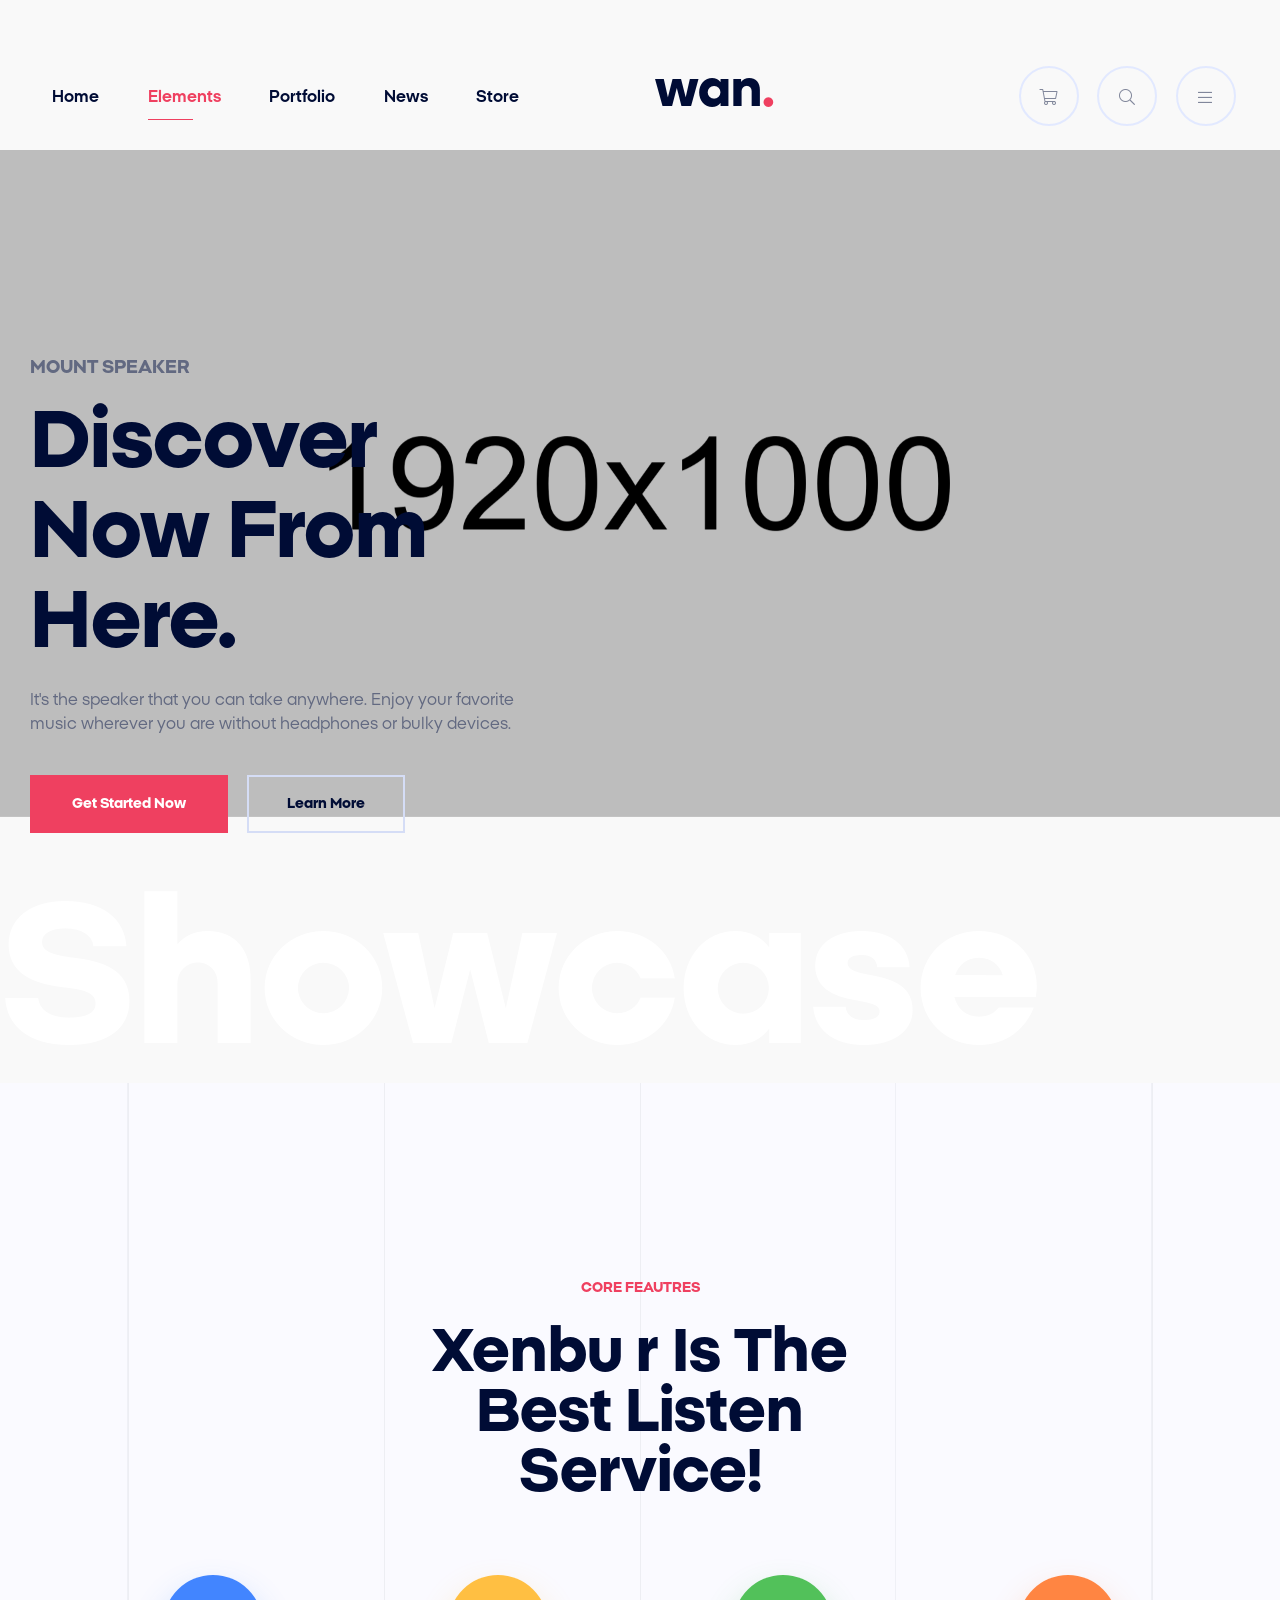
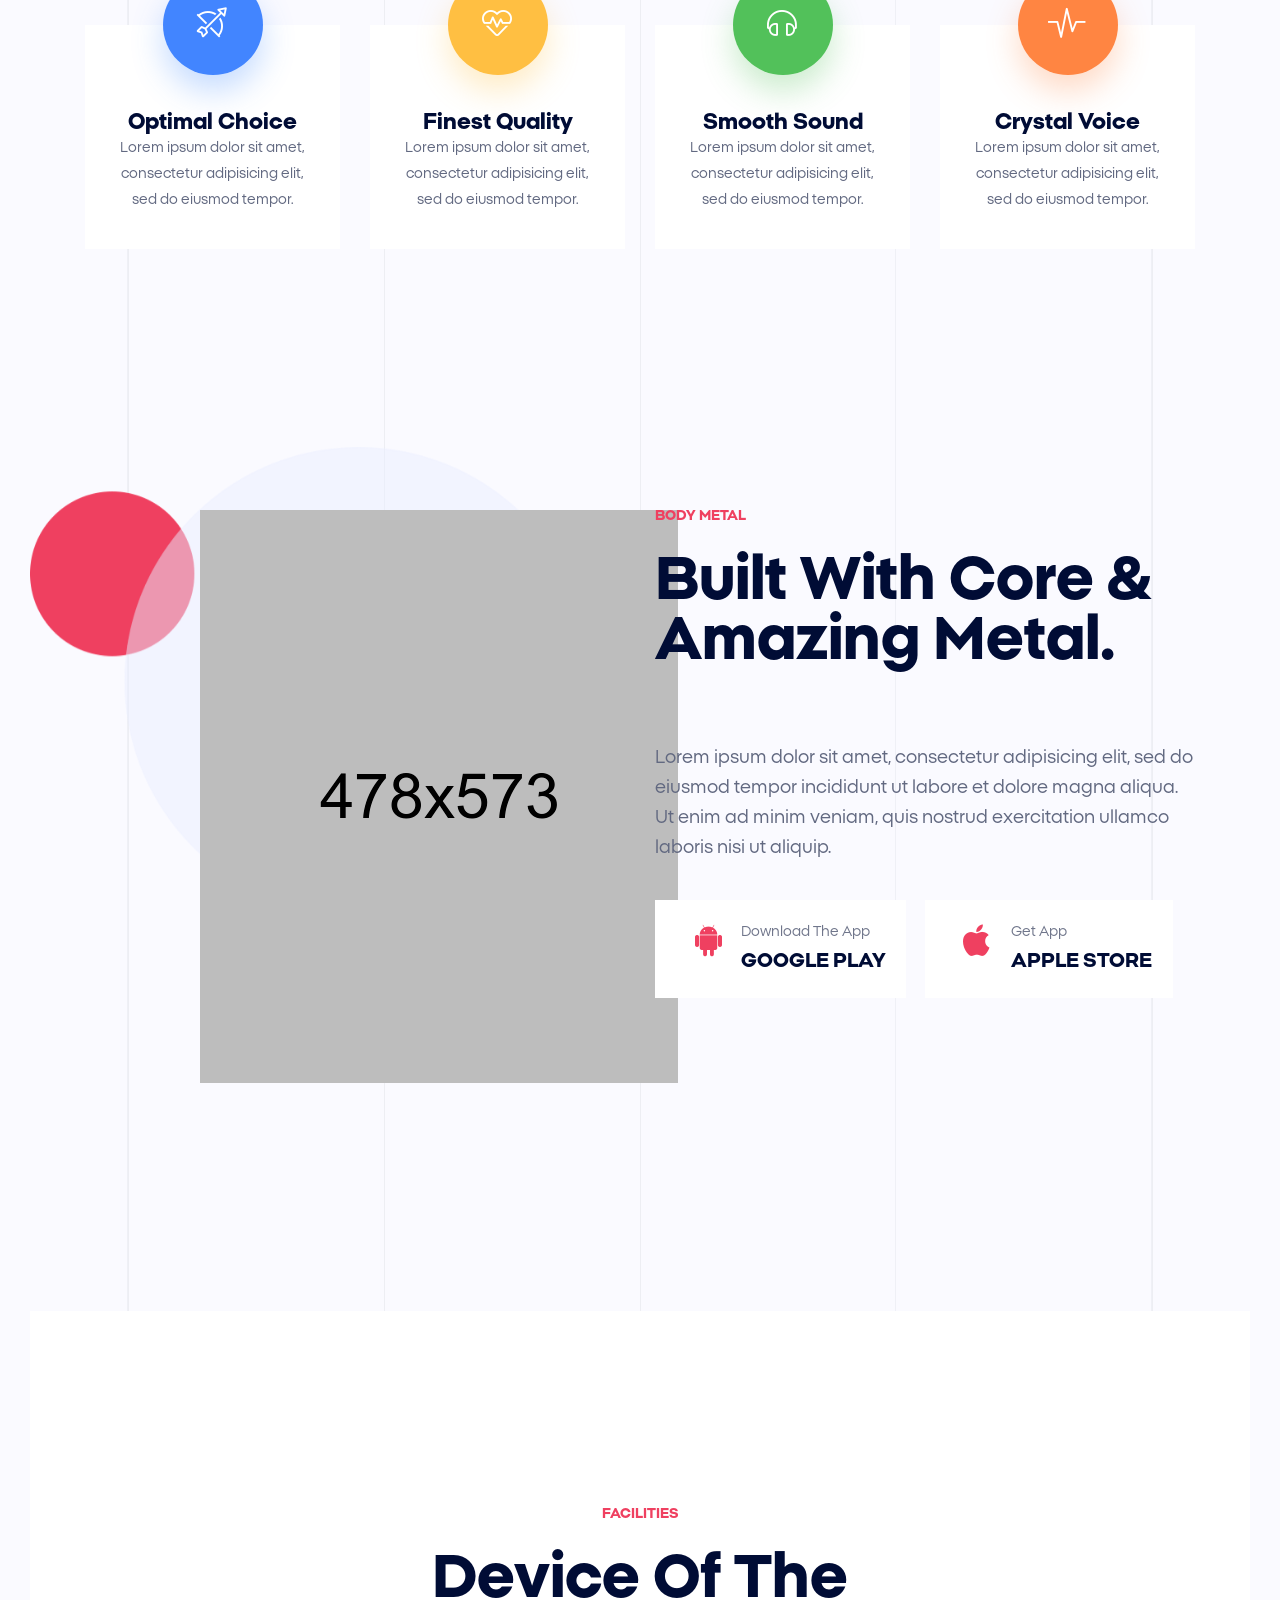
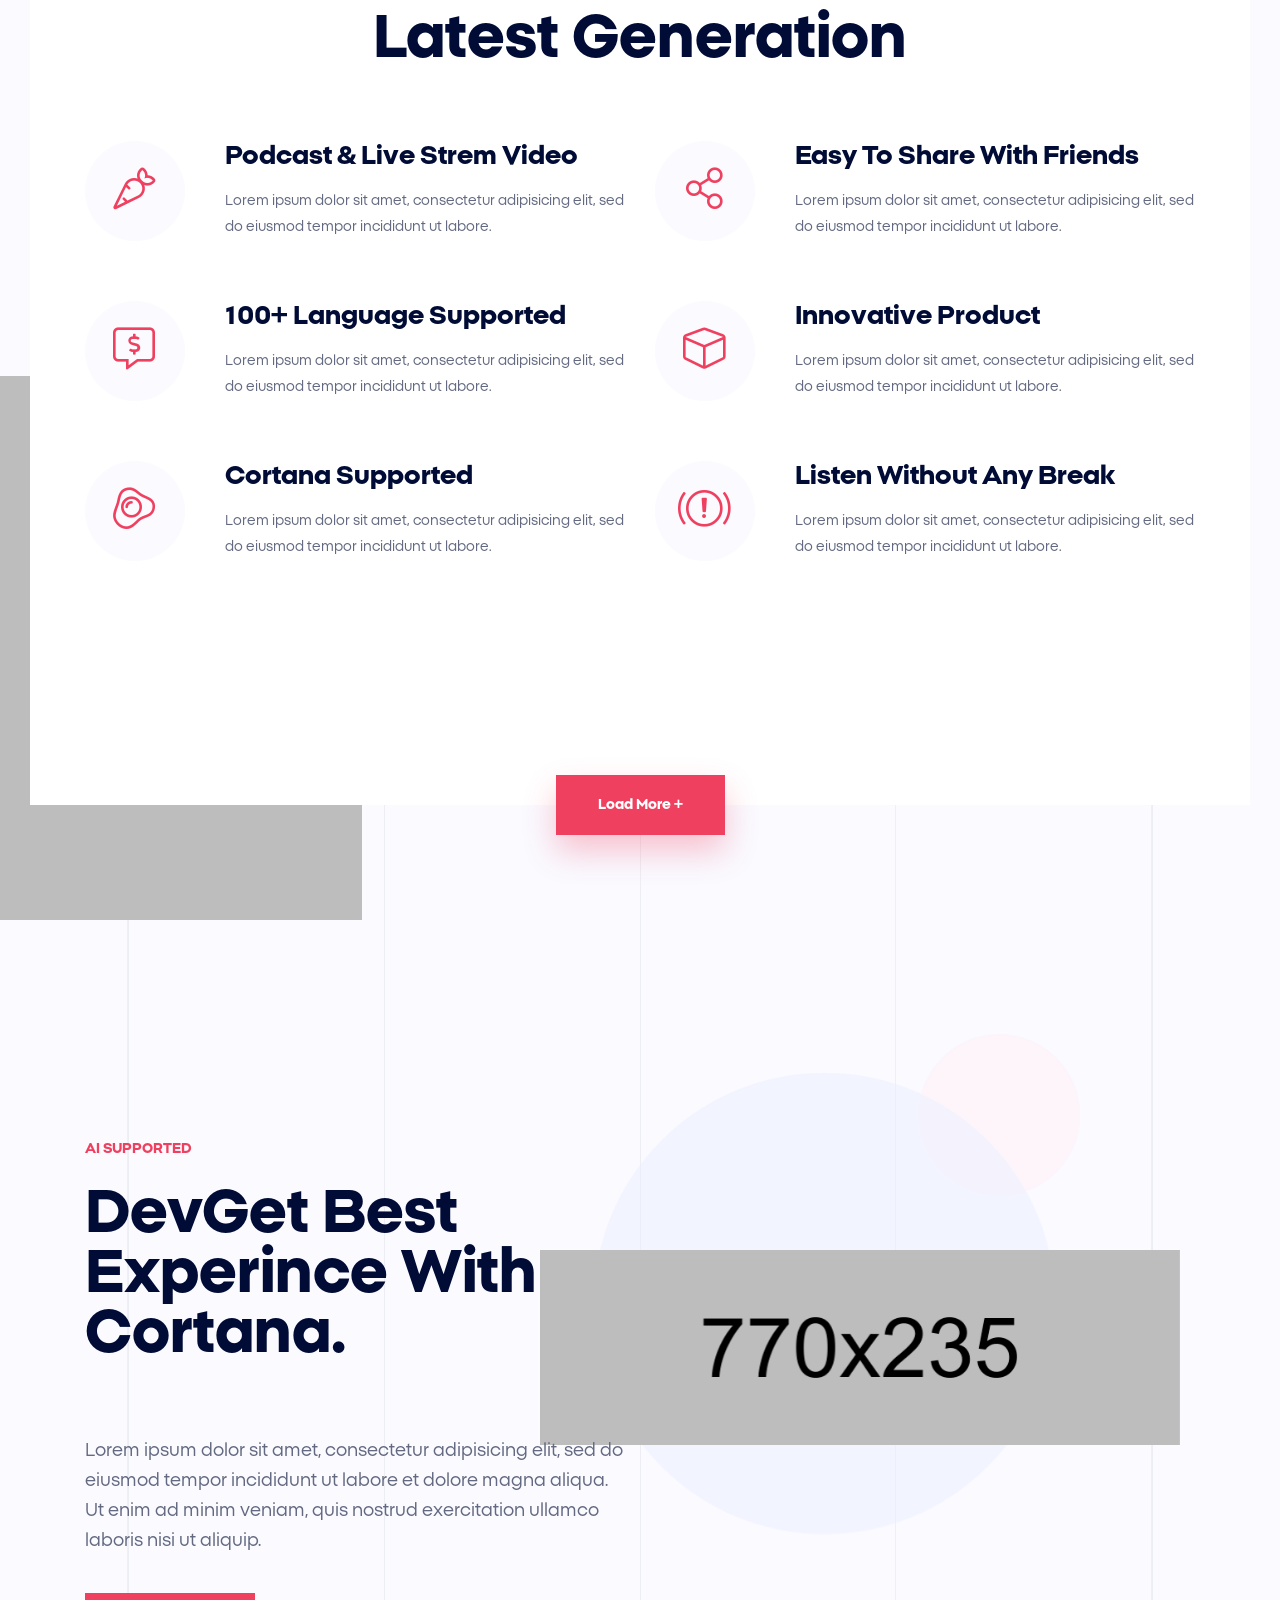
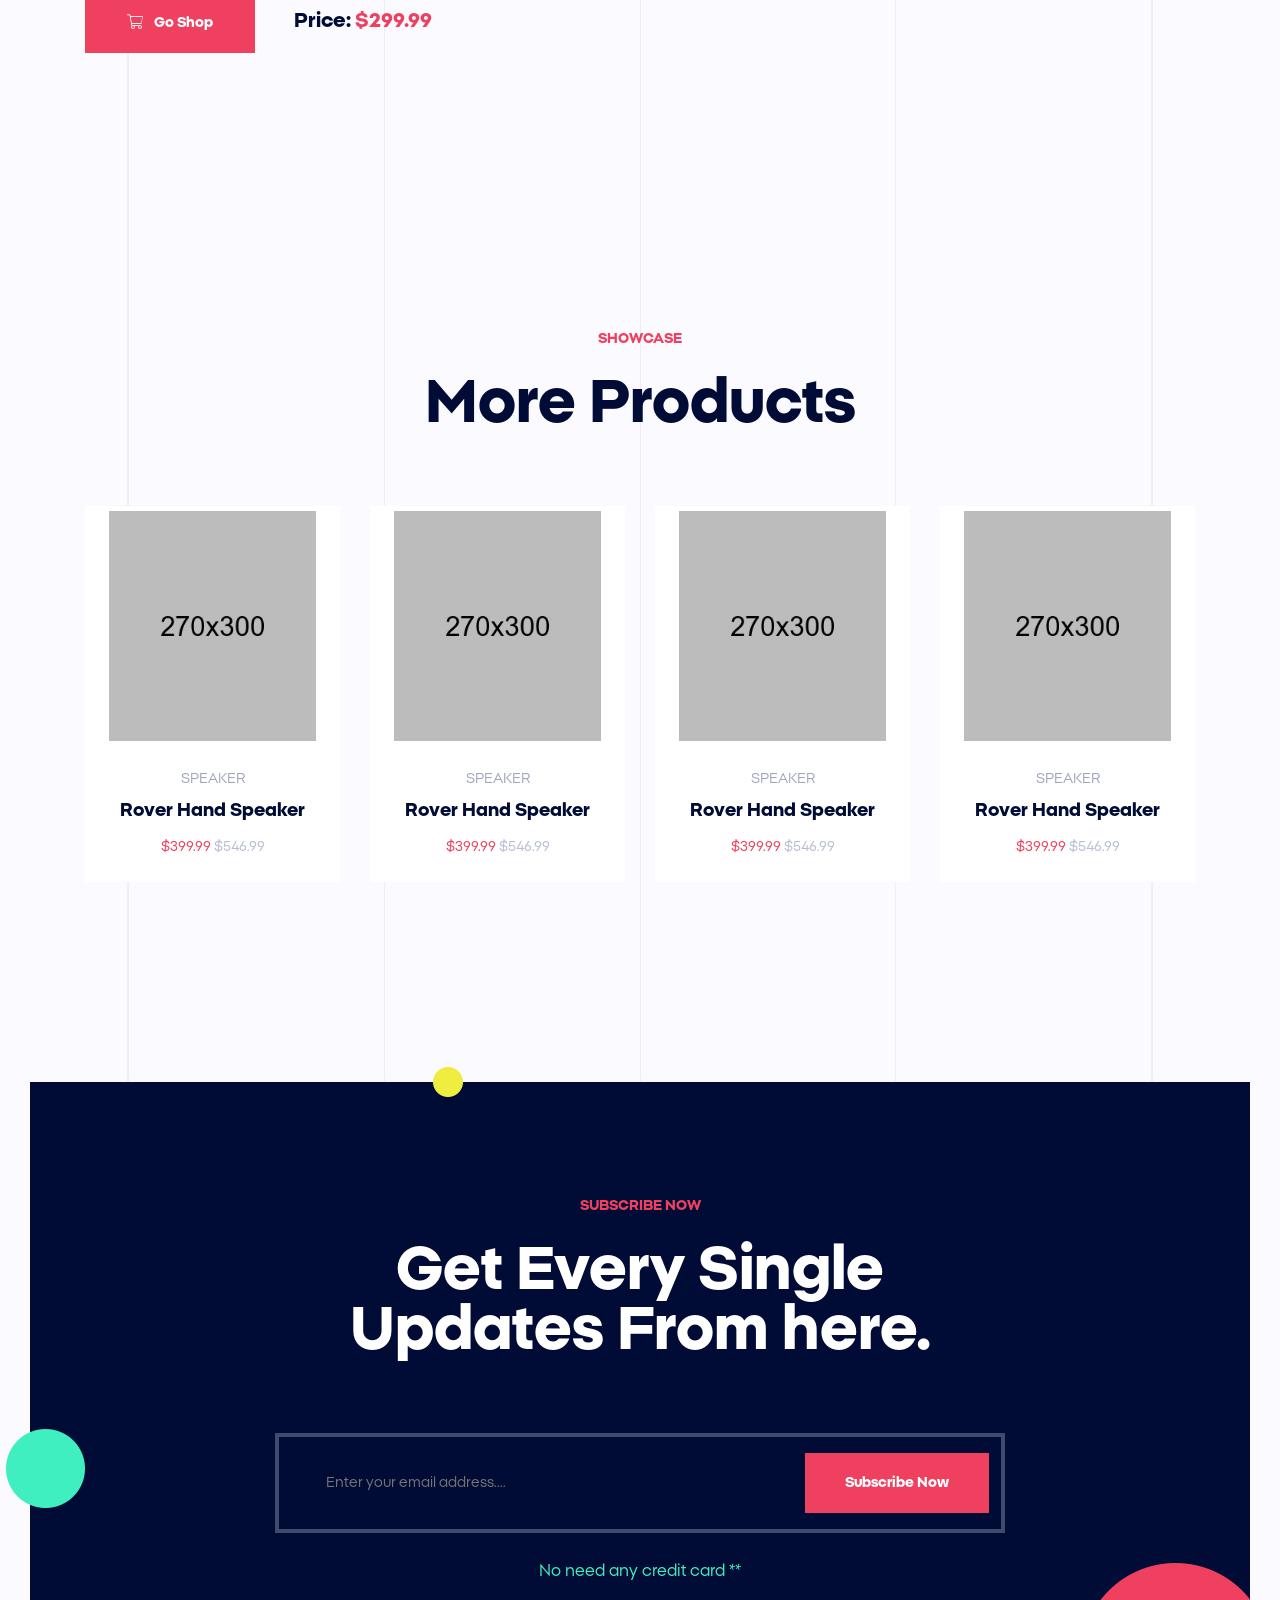
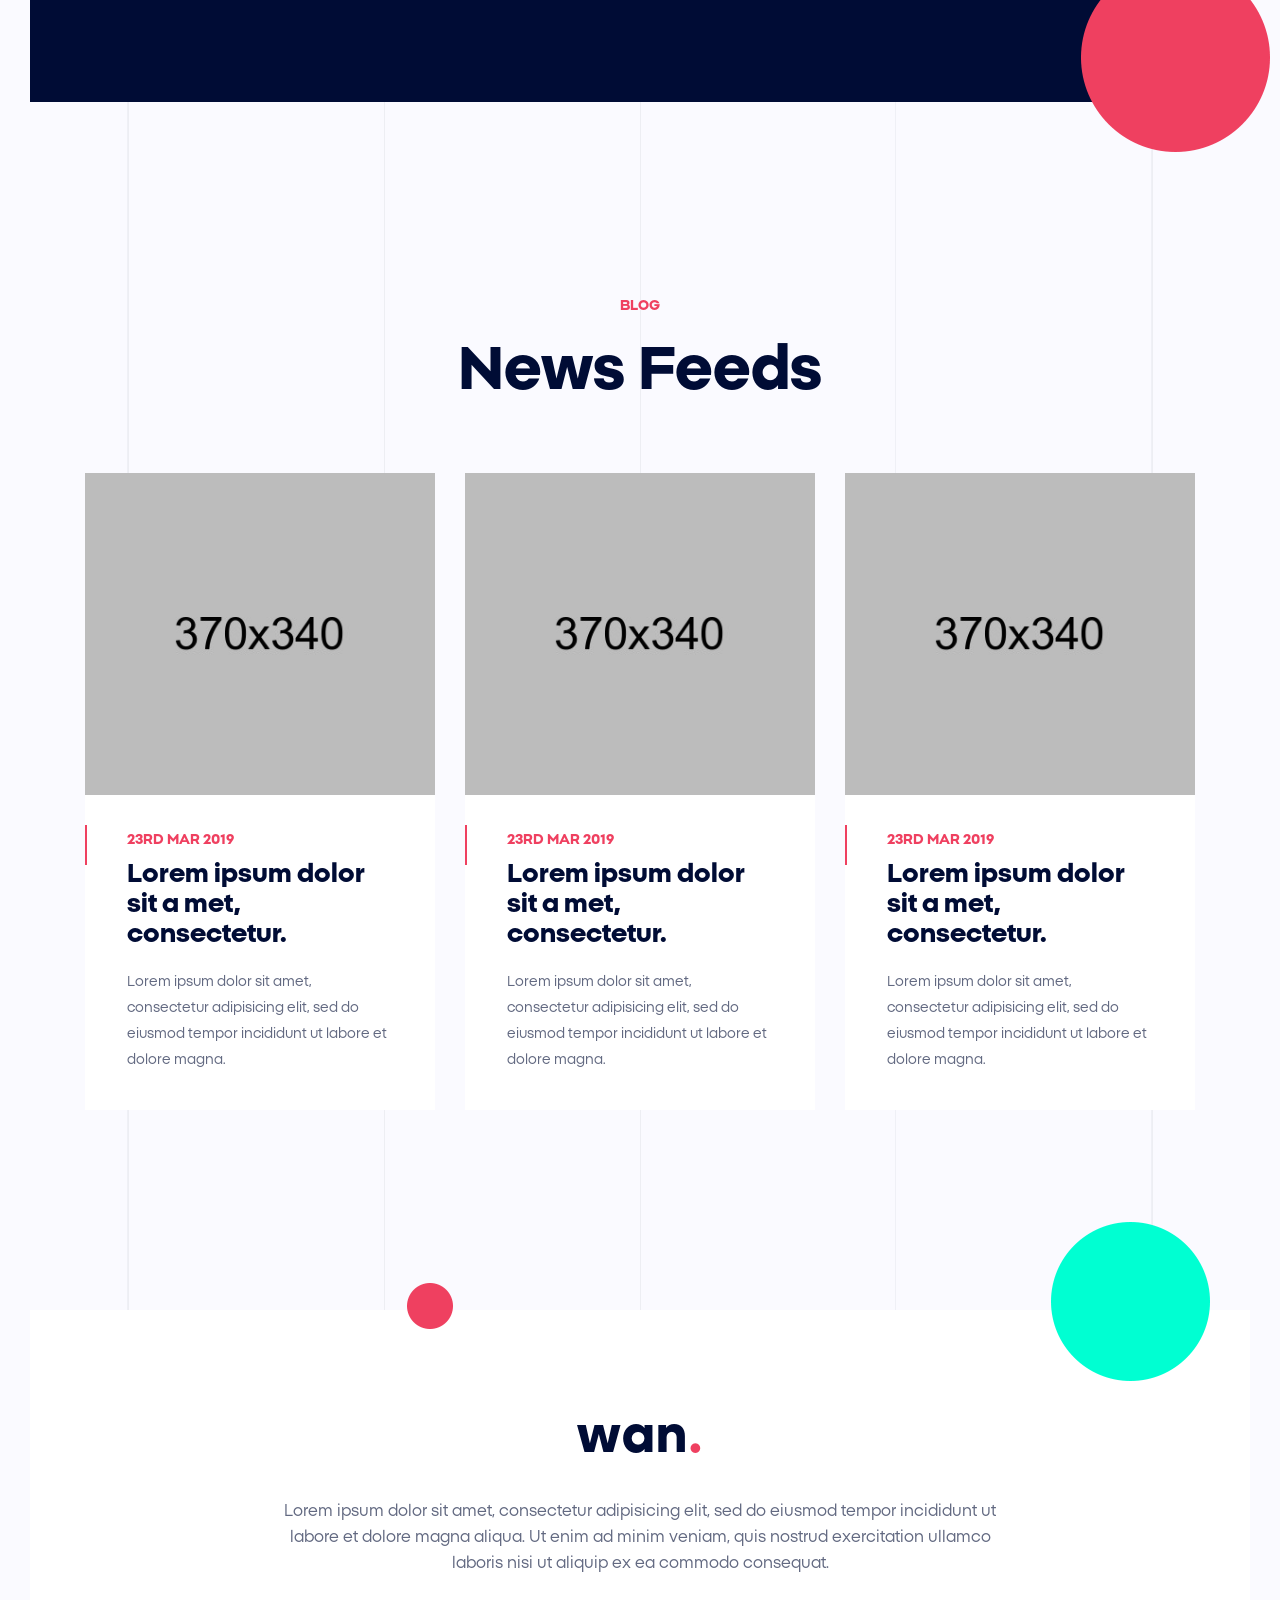
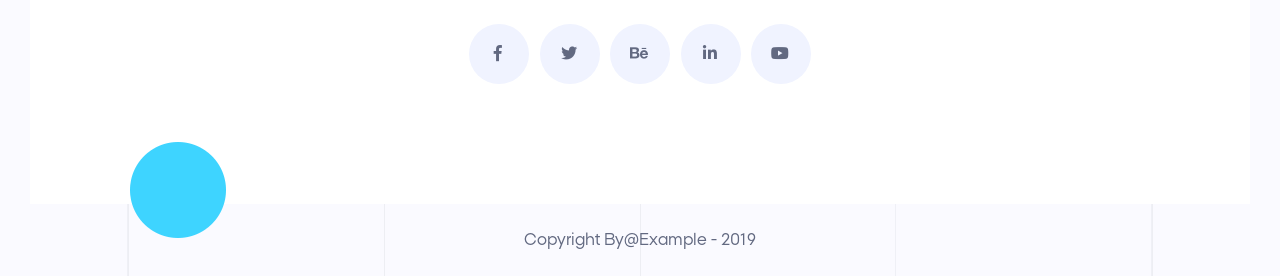
<file: wan-html/home2-product-showcase.html>
<!DOCTYPE html>
<html lang="en">

<head>
    <!--- Basic Page Needs  -->
    <meta charset="utf-8">
    <title>Product Showcase || Wan</title>
    <meta name="description" content="">
    <meta name="author" content="">
    <meta name="keywords" content="">
    <meta http-equiv="X-UA-Compatible" content="IE=edge">
    <!-- Mobile Specific Meta  -->
    <meta name="viewport" content="width=device-width, initial-scale=1, maximum-scale=1">
    <!-- CSS -->
    <link rel="stylesheet" href="css/bootstrap.min.css">
    <link rel="stylesheet" href="css/jquery-ui.css">
    <link rel="stylesheet" href="css/all.min.css">
    <link rel="stylesheet" href="css/magnific-popup.css">
    <link rel="stylesheet" href="css/owl.carousel.min.css">
    <link rel="stylesheet" href="css/animate.css">
    <link rel="stylesheet" href="css/stellarnav.min.css">
    <link rel="stylesheet" href="css/pignose.calendar.min.css">
    <link rel="stylesheet" href="fonts/stylesheet.css">
    <link rel="stylesheet" href="css/style.css">
    <link rel="stylesheet" href="css/responsive.css">
    <!-- Favicon -->
    <link rel="shortcut icon" type="image/png" href="img/favicon.ico">
    <!-- HTML5 Shim and Respond.js IE8 support of HTML5 elements and media queries -->
    <!-- WARNING: Respond.js doesn't work if you view the page via file:// -->
    <!--[if lt IE 9]>
        <script src="https://oss.maxcdn.com/libs/html5shiv/3.7.0/html5shiv.js"></script>
        <script src="https://oss.maxcdn.com/libs/respond.js/1.4.2/respond.min.js"></script>
        <![endif]-->
</head>

<body class="home2">
    <div id="preloader"></div>
    <header class="h2-header">
        <div class="home2-header-container header-container">
            <div class="row">
                <div class="col-lg-6 col-sm-2 col-6">
                    <div class="main-menu stellarnav">
                        <ul>
                            <li><a href="home2-product-showcase.html">Home</a>
                                <ul>
                                    <li><a href="index.html">Home One</a>
                                        <!-- <ul>
                                            <li><a href="#">Demo</a>
                                                <ul>
                                                    <li><a href="#">Even deeper</a>
                                                        <ul>
                                                            <li><a href="#">Demo</a></li>
                                                            <li><a href="#">Demo</a></li>
                                                            <li><a href="#">Demo</a></li>
                                                        </ul>
                                                    </li>
                                                    <li><a href="#">Demo</a></li>
                                                    <li><a href="#">Demo</a></li>
                                                    <li><a href="#">Demo</a></li>
                                                </ul>
                                            </li>
                                            <li><a href="#">Demo</a></li>
                                            <li><a href="#">Demo</a></li>
                                            <li><a href="#">Demo</a></li>
                                            <li><a href="#">Demo</a></li>
                                        </ul> -->
                                    </li>
                                    <li><a href="home2-product-showcase.html">Product Showcase</a>
                                        <!-- <ul>
                                            <li><a href="#">Demo</a></li>
                                            <li><a href="#">Demo</a></li>
                                            <li><a href="#">Demo</a></li>
                                            <li><a href="#">Demo</a></li>
                                        </ul> -->
                                    </li>
                                    <li><a href="home3-app-landing.html">App Landing</a>
                                        <!-- <ul>
                                            <li><a href="#">Deeper</a>
                                                <ul>
                                                    <li><a href="#">Demo</a></li>
                                                    <li><a href="#">Demo</a></li>
                                                    <li><a href="#">Demo</a></li>
                                                </ul>
                                            </li>
                                            <li><a href="#">Demo</a></li>
                                            <li><a href="#">Demo</a></li>
                                            <li><a href="#">Demo</a></li>
                                        </ul> -->
                                    </li>
                                    <li><a href="home4-portfolio.html">Portfolio</a></li>
                                    <li><a href="home5-sass.html">Sass</a>
                                        <!-- <ul>
                                            <li><a href="#">Demo</a></li>
                                            <li><a href="#">Demo</a></li>
                                            <li><a href="#">Demo</a></li>
                                            <li><a href="#">Demo</a></li>
                                        </ul> -->
                                    </li>
                                    <li><a href="home6-cleanrex.html">Cleanrex</a></li>
                                </ul>
                            </li>
                            <li class="active"><a href="#">Elements</a></li>
                            <li><a href="#">Portfolio</a></li>
                            <li><a href="#">News</a></li>
                            <li><a href="#">Store</a></li>
                        </ul>
                    </div>
                </div>
                <div class="col-lg-2 col-sm-3 col-6">
                    <div class="logo">
                        <a href="home2-product-showcase.html" class="link">wan<span class="color">.</span></a>
                    </div>
                </div>
                <div class="col-lg-4 col-sm-7 col-12 d-none d-sm-block">
                    <div class="header2-right">
                        <ul class="links">
                            <li><a href="#"><i class="fal fa-shopping-cart"></i></a></li>
                            <li><span data-target="#exampleModalLong" data-toggle="modal"><i class="fal fa-search"></i></span></li>
                            <li><a href="#"><i class="fal fa-bars"></i></a></li>
                        </ul>
                    </div>
                </div>
            </div>
        </div>
    </header>
    <section class="home2-hero-area">
        <div class="home2-hero-banner wow fadeInRight animated" data-wow-delay="00ms" data-wow-duration="1500ms"><img class="item-bounce" src="img/product-showcase/hero-banner.png" alt=""></div>
        <h1 class="home2-bg-text">Showcase</h1>
        <div class="home2-hero-container">
            <div class="row">
                <div class="col-lg-5 col-md-7 col-12">
                    <div class="home2-hero-content">
                        <h4 class="intro">MOUNT SPEAKER</h4>
                        <h2 class="title">Discover Now From Here.</h2>
                        <p class="text">It's the speaker that you can take anywhere. Enjoy your favorite music wherever you are without headphones or bulky devices.</p>
                        <ul class="links">
                            <li><a href="#" class="home2-button-2 link btn-hvr-anim-top">Get Started Now</a></li>
                            <li><a href="#" class="home2-button-1 link btn-hvr-anim-top">Learn More</a></li>
                        </ul>
                    </div>
                </div>
            </div>
        </div>
    </section>
    <section class="home2-feature-area">
        <div class="container">
            <div class="row">
                <div class="col-lg-6 offset-lg-3 col-12">
                    <div class="section-title-2">
                        <h6 class="intro">Core Feautres</h6>
                        <h2 class="title">Xenbu r Is The Best Listen Service!</h2>
                    </div>
                </div>
            </div>
            <div class="row">
                <div class="col-lg-3 col-md-6 col-sm-6 col-12 wow fadeInUp animated" data-wow-delay="00ms" data-wow-duration="1500ms">
                    <div class="home2-single-feature">
                        <div class="icon-box">
                            <span class="color-1 icon"><i class="fal fa-bow-arrow"></i></span>
                        </div>
                        <div class="content">
                            <h2 class="title">Optimal Choice</h2>
                            <p class="text">Lorem ipsum dolor sit amet, consectetur adipisicing elit, sed do eiusmod tempor.</p>
                        </div>
                    </div>
                </div>
                <div class="col-lg-3 col-md-6 col-sm-6 col-12 wow fadeInUp animated" data-wow-delay="100ms" data-wow-duration="1500ms">
                    <div class="home2-single-feature">
                        <div class="icon-box">
                            <span class="color-2 icon"><i class="fal fa-heartbeat"></i></span>
                        </div>
                        <div class="content">
                            <h2 class="title">Finest Quality</h2>
                            <p class="text">Lorem ipsum dolor sit amet, consectetur adipisicing elit, sed do eiusmod tempor.</p>
                        </div>
                    </div>
                </div>
                <div class="col-lg-3 col-md-6 col-sm-6 col-12 wow fadeInUp animated" data-wow-delay="200ms" data-wow-duration="1500ms">
                    <div class="home2-single-feature">
                        <div class="icon-box">
                            <span class="color-3 icon"><i class="fal fa-headphones"></i></span>
                        </div>
                        <div class="content">
                            <h2 class="title">Smooth Sound</h2>
                            <p class="text">Lorem ipsum dolor sit amet, consectetur adipisicing elit, sed do eiusmod tempor.</p>
                        </div>
                    </div>
                </div>
                <div class="col-lg-3 col-md-6 col-sm-6 col-12 wow fadeInUp animated" data-wow-delay="300ms" data-wow-duration="1500ms">
                    <div class="home2-single-feature">
                        <div class="icon-box">
                            <span class="color-4 icon"><i class="fal fa-heart-rate"></i></span>
                        </div>
                        <div class="content">
                            <h2 class="title">Crystal Voice</h2>
                            <p class="text">Lorem ipsum dolor sit amet, consectetur adipisicing elit, sed do eiusmod tempor.</p>
                        </div>
                    </div>
                </div>
            </div>
        </div>
    </section>
    <section class="home2-built-with-area">
        <div class="home2-built-bg wow fadeInLeft animated" data-wow-delay="00ms" data-wow-duration="1500ms"><img src="img/product-showcase/built-bg.png" alt=""></div>
        <div class="home2-built-banner wow fadeInLeft animated" data-wow-delay="900ms" data-wow-duration="1500ms"><img class="item-bounce" src="img/product-showcase/built-banner.png" alt=""></div>
        <div class="container">
            <div class="row">
                <div class="col-lg-6 offset-lg-6 col-md-6 offset-md-6 col-12">
                    <div class="home2-built-with-content">
                        <div class="section-title-2">
                            <h6 class="intro">body metal</h6>
                            <h2 class="title">Built With Core & Amazing Metal.</h2>
                        </div>
                        <p class="text">Lorem ipsum dolor sit amet, consectetur adipisicing elit, sed do eiusmod tempor incididunt ut labore et dolore magna aliqua. Ut enim ad minim veniam, quis nostrud exercitation ullamco laboris nisi ut aliquip.</p>
                        <ul class="download">
                            <li><a href="#">
                                <span class="left">
                                    <span class="icon"><i class="fab fa-android"></i></span>
                                </span>
                                <div class="right">
                                    <span class="intro">Download The App</span>
                                    <span class="title">Google Play</span>
                                </div>
                            </a></li>
                            <li><a href="#">
                                <span class="left">
                                    <span class="icon"><i class="fab fa-apple"></i></span>
                                </span>
                                <div class="right">
                                    <span class="intro">Get App</span>
                                    <span class="title">Apple Store</span>
                                </div>
                            </a></li>
                        </ul>
                    </div>
                </div>
            </div>
        </div>
    </section>
    <section class="home2-facilities-area">
        <div class="home2-facilities-banner wow fadeInLeft animated" data-wow-delay="00ms" data-wow-duration="1500ms"><img src="img/product-showcase/facilities-banner.png"
                alt=""></div>
        <div class="facilities-container">
            <div class="container">
                <div class="row">
                    <div class="col-lg-6 offset-lg-3 col-12">
                        <div class="section-title-2">
                            <h6 class="intro">facilities</h6>
                            <h2 class="title">Device Of The Latest Generation</h2>
                        </div>
                    </div>
                </div>
                <div class="row">
                    <div class="col-lg-6 col-md-6 col-sm-12 col-12 wow fadeIn animated" data-wow-delay="00ms" data-wow-duration="1500ms">
                        <div class="all-facilities">
                            <div class="single-facilities">
                                <div class="icon-box">
                                    <span class="icon"><i class="fal fa-carrot"></i></span>
                                </div>
                                <div class="content">
                                    <h2 class="title">Podcast & Live Strem Video</h2>
                                    <p class="text">Lorem ipsum dolor sit amet, consectetur adipisicing elit, sed do eiusmod tempor incididunt ut labore.</p>
                                </div>
                            </div>
                            <div class="single-facilities">
                                <div class="icon-box">
                                    <span class="icon"><i class="fal fa-comment-alt-dollar"></i></span>
                                </div>
                                <div class="content">
                                    <h2 class="title">100+ Language Supported</h2>
                                    <p class="text">Lorem ipsum dolor sit amet, consectetur adipisicing elit, sed do eiusmod tempor incididunt ut labore.</p>
                                </div>
                            </div>
                            <div class="single-facilities">
                                <div class="icon-box">
                                    <span class="icon"><i class="fal fa-egg-fried"></i></span>
                                </div>
                                <div class="content">
                                    <h2 class="title">Cortana Supported</h2>
                                    <p class="text">Lorem ipsum dolor sit amet, consectetur adipisicing elit, sed do eiusmod tempor incididunt ut labore.</p>
                                </div>
                            </div>
                        </div>
                    </div>
                    <div class="col-lg-6 col-md-6 col-sm-12 col-12 wow fadeIn animated" data-wow-delay="300ms" data-wow-duration="1500ms">
                        <div class="all-facilities">
                            <div class="single-facilities">
                                <div class="icon-box">
                                    <span class="icon"><i class="fal fa-share-alt"></i></span>
                                </div>
                                <div class="content">
                                    <h2 class="title">Easy To Share With Friends</h2>
                                    <p class="text">Lorem ipsum dolor sit amet, consectetur adipisicing elit, sed do eiusmod tempor incididunt ut labore.</p>
                                </div>
                            </div>
                            <div class="single-facilities">
                                <div class="icon-box">
                                    <span class="icon"><i class="fal fa-cube"></i></span>
                                </div>
                                <div class="content">
                                    <h2 class="title">Innovative Product</h2>
                                    <p class="text">Lorem ipsum dolor sit amet, consectetur adipisicing elit, sed do eiusmod tempor incididunt ut labore.</p>
                                </div>
                            </div>
                            <div class="single-facilities">
                                <div class="icon-box">
                                    <span class="icon"><i class="fal fa-engine-warning"></i></span>
                                </div>
                                <div class="content">
                                    <h2 class="title">Listen Without Any Break</h2>
                                    <p class="text">Lorem ipsum dolor sit amet, consectetur adipisicing elit, sed do eiusmod tempor incididunt ut labore.</p>
                                </div>
                            </div>
                        </div>
                    </div>
                    <div class="col-12">
                        <div class="facilities-more">
                            <a href="#" class="link home2-button-2">Load More +</a>
                        </div>
                    </div>
                </div>
            </div>
        </div>
    </section>
    <section class="home2-experience-area">
        <div class="home2-experience-bg wow fadeInRight animated" data-wow-delay="00ms" data-wow-duration="1500ms"><img src="img/product-showcase/supported-bg.png" alt=""></div>
        <div class="home2-experience-banner wow fadeInRight animated" data-wow-delay="900ms" data-wow-duration="1500ms"><img class="item-bounce" src="img/product-showcase/supported-banner.png" alt=""></div>
        <div class="container">
            <div class="row">
                <div class="col-lg-6 col-md-6 col-12">
                    <div class="home2-expierince-content">
                        <div class="section-title-2">
                            <h6 class="intro">ai supported</h6>
                            <h2 class="title">DevGet Best Experince With Cortana.</h2>
                        </div>
                        <p class="text">Lorem ipsum dolor sit amet, consectetur adipisicing elit, sed do eiusmod tempor incididunt ut labore et dolore magna aliqua. Ut enim ad minim veniam, quis nostrud exercitation ullamco laboris nisi ut aliquip.</p>
                        <div class="shop-price">
                            <a href="#" class="shop home2-button-2"><span class="icon"><i class="fal fa-shopping-cart"></i></span> Go Shop</a>
                            <p class="price">Price: <span class="color">$299.99</span></p>
                        </div>
                    </div>
                </div>
            </div>
        </div>
    </section>
    <section class="home2-more-products-area">
        <div class="container">
            <div class="row">
                <div class="col-lg-6 offset-lg-3 col-12">
                    <div class="section-title-2">
                        <h6 class="intro">showcase</h6>
                        <h2 class="title">More Products</h2>
                    </div>
                </div>
            </div>
            <div class="row">
                <div class="col-lg-3 col-sm-6 col-12 wow fadeInUp animated" data-wow-delay="00ms" data-wow-duration="1500ms">
                    <div class="single-home2-more-product">
                        <div class="img"><img src="img/product-showcase/product-1.jpg" alt=""></div>
                        <div class="content">
                            <p class="type">Speaker</p>
                            <h4 class="name">Rover Hand Speaker</h4>
                            <p class="price">$399.99 <span class="old">$546.99</span></p>
                        </div>
                    </div>
                </div>
                <div class="col-lg-3 col-sm-6 col-12 wow fadeInUp animated" data-wow-delay="100ms" data-wow-duration="1500ms">
                    <div class="single-home2-more-product">
                        <div class="img"><img src="img/product-showcase/product-2.jpg" alt=""></div>
                        <div class="content">
                            <p class="type">Speaker</p>
                            <h4 class="name">Rover Hand Speaker</h4>
                            <p class="price">$399.99 <span class="old">$546.99</span></p>
                        </div>
                    </div>
                </div>
                <div class="col-lg-3 col-sm-6 col-12 wow fadeInUp animated" data-wow-delay="200ms" data-wow-duration="1500ms">
                    <div class="single-home2-more-product">
                        <div class="img"><img src="img/product-showcase/product-3.jpg" alt=""></div>
                        <div class="content">
                            <p class="type">Speaker</p>
                            <h4 class="name">Rover Hand Speaker</h4>
                            <p class="price">$399.99 <span class="old">$546.99</span></p>
                        </div>
                    </div>
                </div>
                <div class="col-lg-3 col-sm-6 col-12 wow fadeInUp animated" data-wow-delay="300ms" data-wow-duration="1500ms">
                    <div class="single-home2-more-product">
                        <div class="img"><img src="img/product-showcase/product-4.jpg" alt=""></div>
                        <div class="content">
                            <p class="type">Speaker</p>
                            <h4 class="name">Rover Hand Speaker</h4>
                            <p class="price">$399.99 <span class="old">$546.99</span></p>
                        </div>
                    </div>
                </div>
            </div>
        </div>
    </section>
    <section class="home2-subscribe-area">
        <div class="home2-subscribe-container">
            <div class="home2-subscribe-top-banner wow pulse" data-wow-iteration="infinite" data-wow-duration="2.0s" data-wow-delay="0.5s"><img src="img/product-showcase/subscribe-banner-top.png" alt=""></div>
            <div class="home2-subscribe-left-banner wow pulse" data-wow-iteration="infinite" data-wow-duration="2.0s" data-wow-delay="0.5s"><img src="img/product-showcase/subscribe-banner-left.png" alt=""></div>
            <div class="home2-subscribe-right-banner"><img class="item-bounce" src="img/product-showcase/subscribe-banner-right.png" alt=""></div>
            <div class="container">
                <div class="row">
                    <div class="col-lg-8 offset-lg-2 col-12">
                        <div class="section-title-2 color-white">
                            <h6 class="intro">Subscribe now</h6>
                            <h2 class="title">Get Every Single <br> Updates From here.</h2>
                        </div>
                    </div>
                </div>
                <div class="row">
                    <div class="col-lg-8 offset-lg-2 col-12">
                        <div class="home2-subscribe-box">
                            <form action="#">
                                <div class="h2sb-input-box">
                                    <input type="text" placeholder="Enter your email address....">
                                    <input type="submit" value="Subscribe Now">
                                </div>
                            </form>
                            <p class="info-text">No need any credit card **</p>
                        </div>
                    </div>
                </div>
            </div>
        </div>
    </section>
    <section class="home2-blog-area">
        <div class="container">
            <div class="row">
                <div class="col-lg-6 offset-lg-3 col-12">
                    <div class="section-title-2">
                        <h6 class="intro">blog</h6>
                        <h2 class="title">News Feeds</h2>
                    </div>
                </div>
            </div>
            <div class="row justify-content-center">
                <div class="col-lg-4 col-sm-6 col-12 wow fadeInLeft animated" data-wow-delay="00ms" data-wow-duration="1500ms">
                    <div class="single-blog">
                        <div class="img"><img src="img/product-showcase/blog-1.jpg" alt=""></div>
                        <div class="content">
                            <p class="date">23rd Mar 2019</p>
                            <a href="#" class="title">Lorem ipsum dolor sit a met, consectetur.</a>
                            <p class="text">Lorem ipsum dolor sit amet, consectetur adipisicing elit, sed do eiusmod tempor incididunt ut labore et
                                dolore magna.</p>
                        </div>
                    </div>
                </div>
                <div class="col-lg-4 col-sm-6 col-12 wow fadeInUp animated" data-wow-delay="00ms" data-wow-duration="1500ms">
                    <div class="single-blog">
                        <div class="img"><img src="img/product-showcase/blog-2.jpg" alt=""></div>
                        <div class="content">
                            <p class="date">23rd Mar 2019</p>
                            <a href="#" class="title">Lorem ipsum dolor sit a met, consectetur.</a>
                            <p class="text">Lorem ipsum dolor sit amet, consectetur adipisicing elit, sed do eiusmod tempor incididunt ut labore et
                                dolore magna.</p>
                        </div>
                    </div>
                </div>
                <div class="col-lg-4 col-sm-6 col-12 wow fadeInRight animated" data-wow-delay="00ms" data-wow-duration="1500ms">
                    <div class="single-blog">
                        <div class="img"><img src="img/product-showcase/blog-3.jpg" alt=""></div>
                        <div class="content">
                            <p class="date">23rd Mar 2019</p>
                            <a href="#" class="title">Lorem ipsum dolor sit a met, consectetur.</a>
                            <p class="text">Lorem ipsum dolor sit amet, consectetur adipisicing elit, sed do eiusmod tempor incididunt ut labore et
                                dolore magna.</p>
                        </div>
                    </div>
                </div>
            </div>
        </div>
    </section>
    <footer class="footer2">
        <div class="home2-footer-container">
            <div class="home2-footer-banner-top-left wow zoomIn animated" data-wow-delay="00ms" data-wow-iteration="infinite" data-wow-duration="4s"><img src="img/product-showcase/footer-top-left.png" alt=""></div>
            <div class="home2-footer-banner-top-right wow zoomIn animated" data-wow-delay="00ms" data-wow-iteration="infinite" data-wow-duration="7s"><img src="img/product-showcase/footer-top-right.png" alt=""></div>
            <div class="home2-footer-banner-bototm-left wow zoomIn animated" data-wow-delay="00ms" data-wow-iteration="infinite" data-wow-duration="5s"><img src="img/product-showcase/footer-left-bottom.png" alt=""></div>
            <div class="container">
                <div class="row">
                    <div class="col-lg-8 offset-lg-2 col-12">
                        <div class="home2-footer-content">
                            <div class="logo">
                                <a href="home2-product-showcase.html" class="link">wan<span class="color">.</span></a>
                            </div>
                            <p class="text">Lorem ipsum dolor sit amet, consectetur adipisicing elit, sed do eiusmod tempor incididunt ut labore et dolore magna aliqua. Ut enim ad minim veniam, quis nostrud exercitation ullamco laboris nisi ut aliquip ex ea commodo consequat.</p>
                            <ul class="social">
                                <li><a href="#"><i class="fab fa-facebook-f"></i></a></li>
                                <li><a href="#"><i class="fab fa-twitter"></i></a></li>
                                <li><a href="#"><i class="fab fa-behance"></i></a></li>
                                <li><a href="#"><i class="fab fa-linkedin-in"></i></a></li>
                                <li><a href="#"><i class="fab fa-youtube"></i></a></li>
                            </ul>
                        </div>
                    </div>
                </div>
            </div>
        </div>
        <div class="container">
            <div class="copyright">
                <p class="text">Copyright By@Example - 2019</p>
            </div>
        </div>
    </footer>
    <!-- Search Modal -->
    <div class="search-modal modal fade" id="exampleModalLong" tabindex="-1" role="dialog" aria-hidden="true">
        <div class="modal-dialog" role="document">
            <div class="modal-content">
                <form action="#" method="POST" class="xs-search-group">
                    <input type="search" class="form-control" name="search" id="search" placeholder="Search">
                    <button type="submit" class="search-button"><i class="fas fa-search"></i></button>
                </form>
            </div>
        </div>
        <button class="close-modal" type="button" data-dismiss="modal">x</button>
    </div>
    <!-- Scripts -->
    <script src="js/jquery-3.3.1.min.js"></script>
    <script src="js/jquery-ui.js"></script>
    <script src="js/wow.min.js"></script>
    <script src="js/owl.carousel.min.js"></script>
    <script src="js/jquery.counterup.min.js"></script>
    <script src="js/countdown.js"></script>
    <script src="js/pignose.calendar.min.js"></script>
    <script src="js/isotope.pkgd.min.js"></script>
    <script src="js/imagesloaded.pkgd.min.js"></script>
    <script src="js/jquery.magnific-popup.min.js"></script>
    <script src="js/stellarnav.min.js"></script>
    <script src="js/jquery.scrollUp.js"></script>
    <script src="js/jquery.waypoints.min.js"></script>
    <script src="js/popper.min.js"></script>
    <script src="js/bootstrap.min.js"></script>
    <script src="js/theme.js"></script>
</body>

</html>
</file>
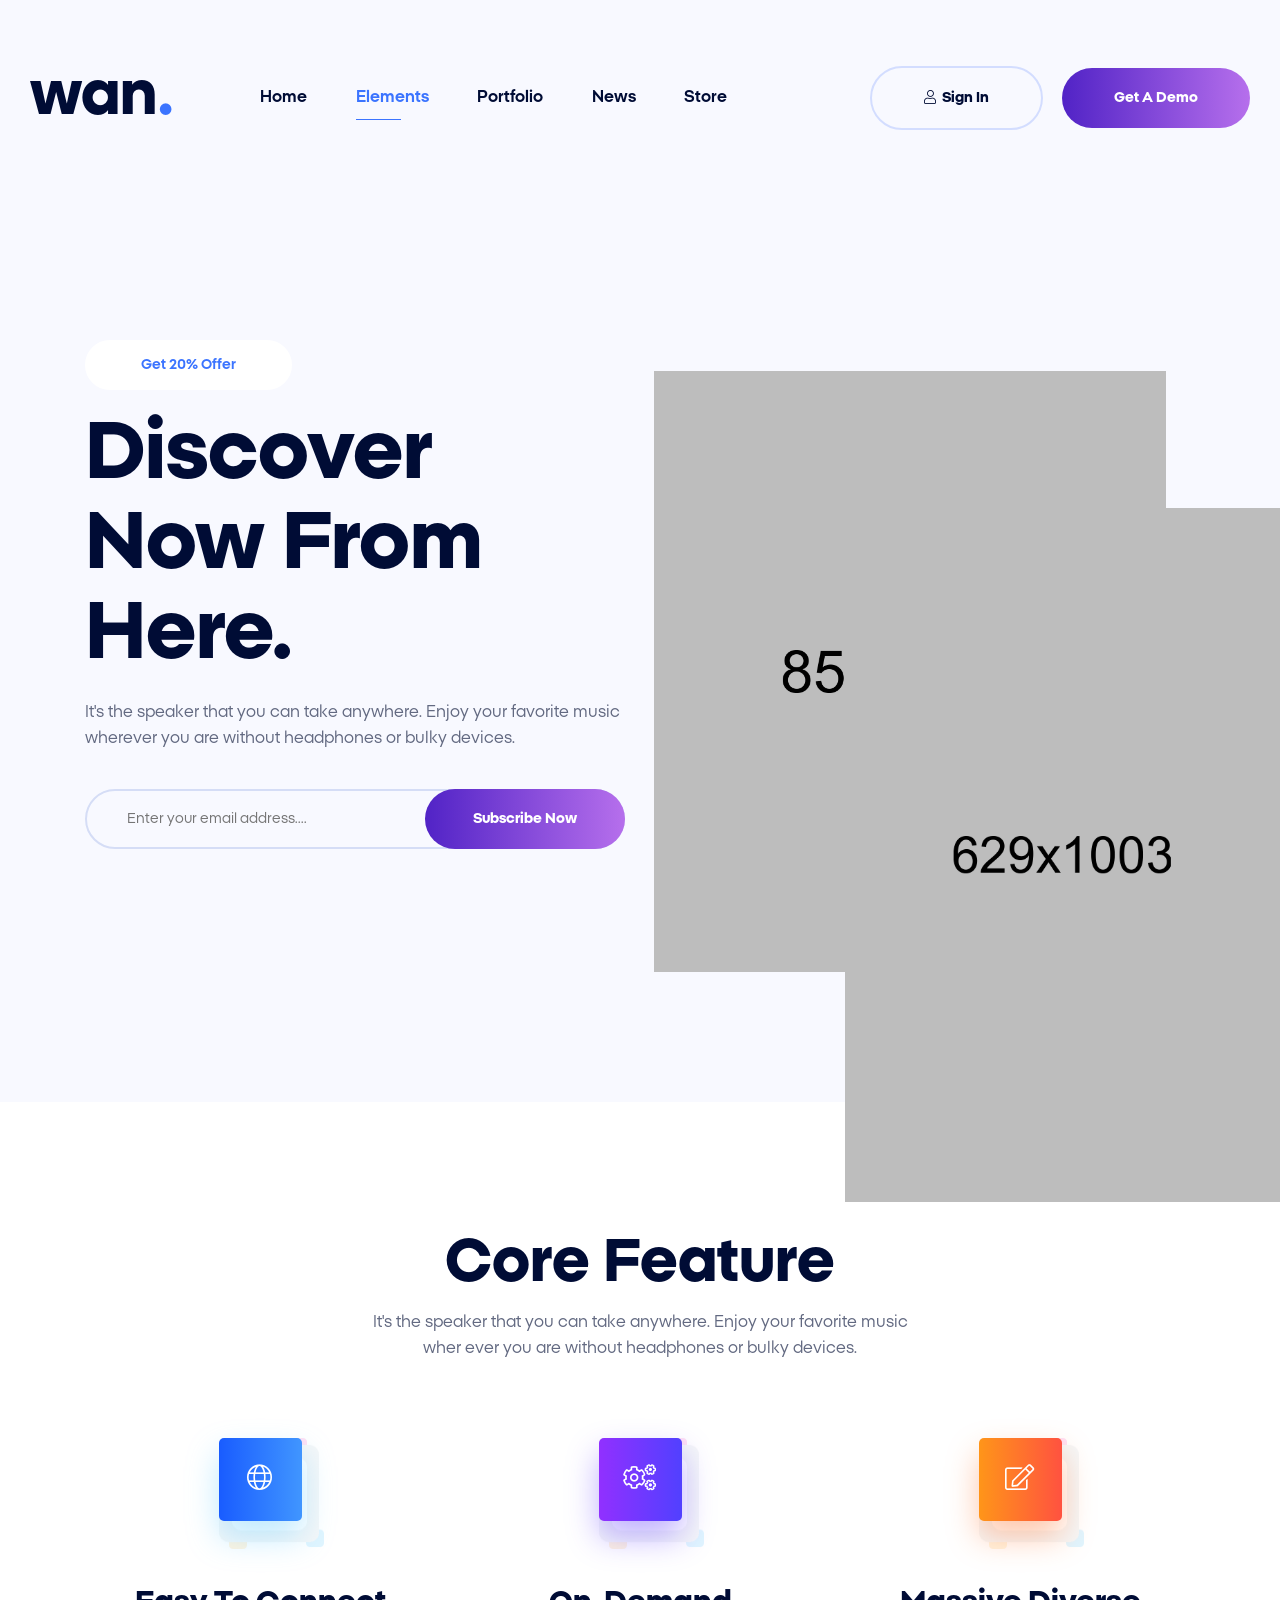
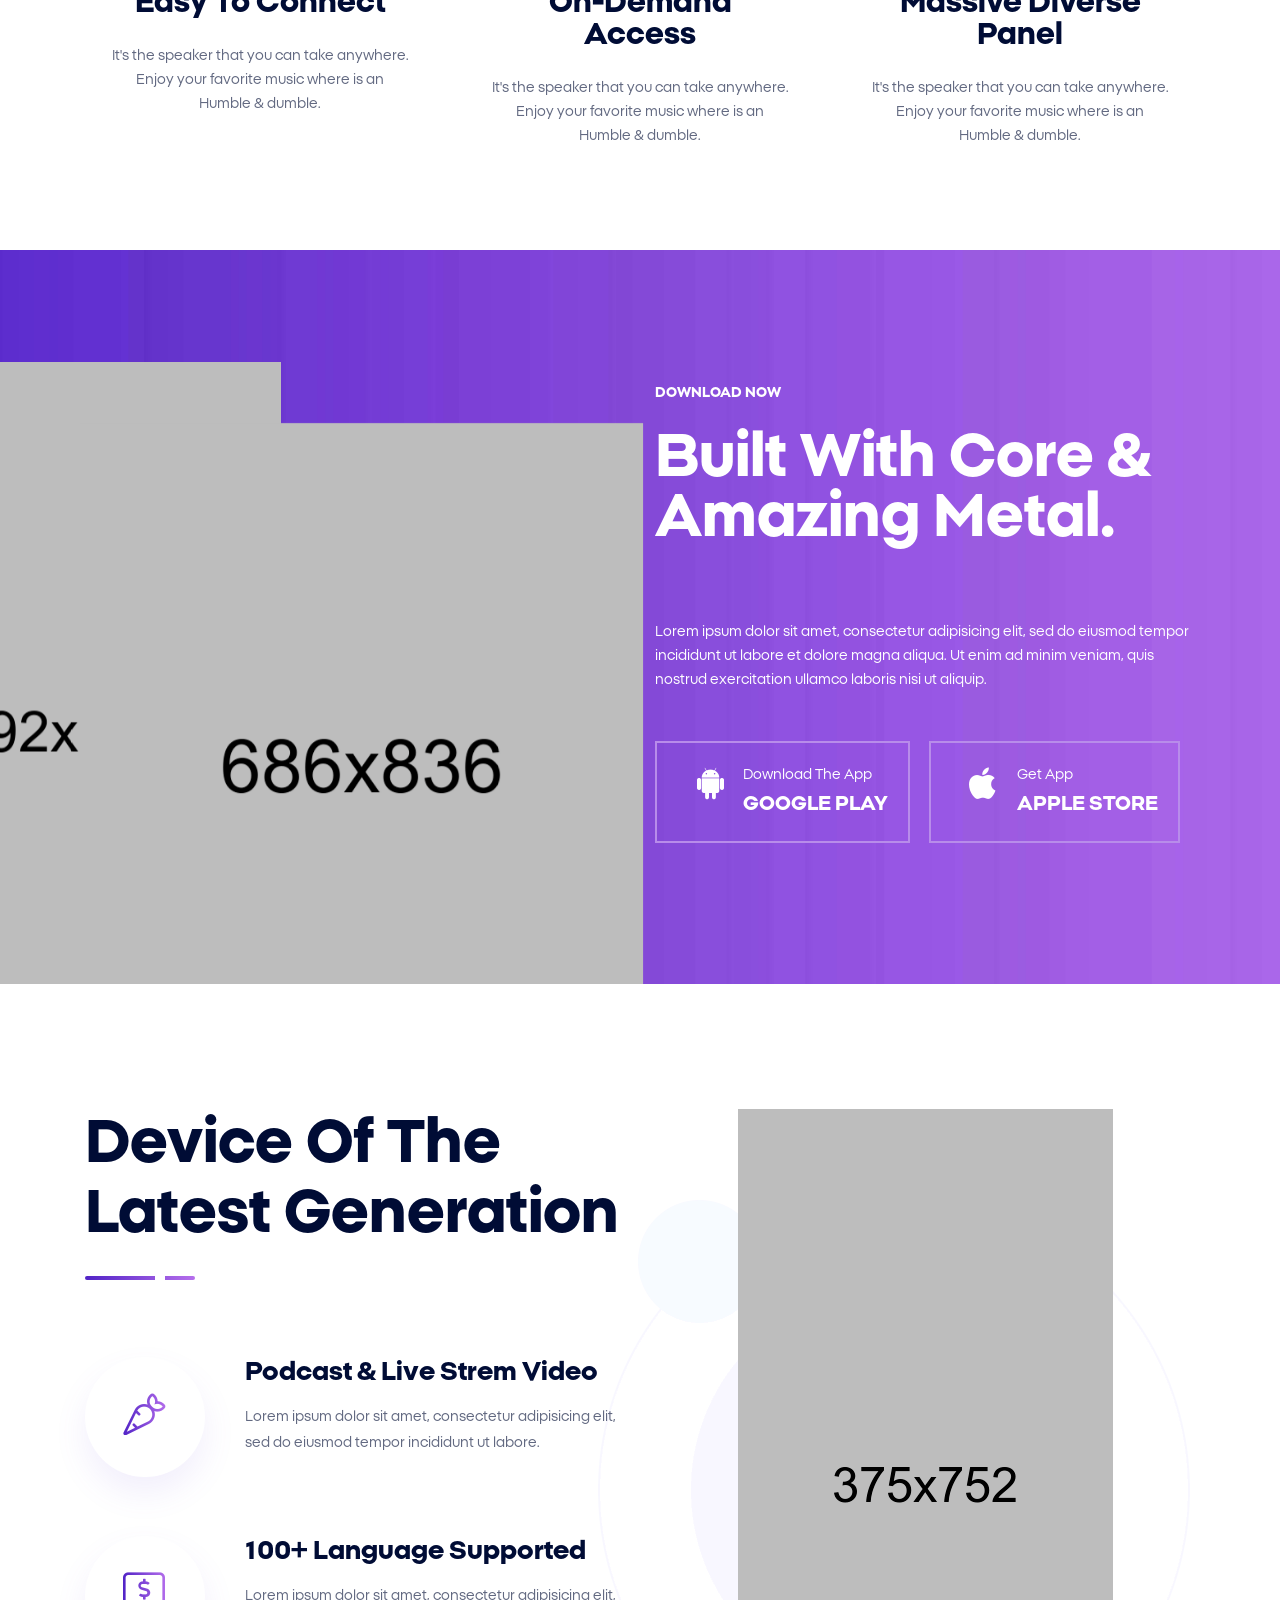
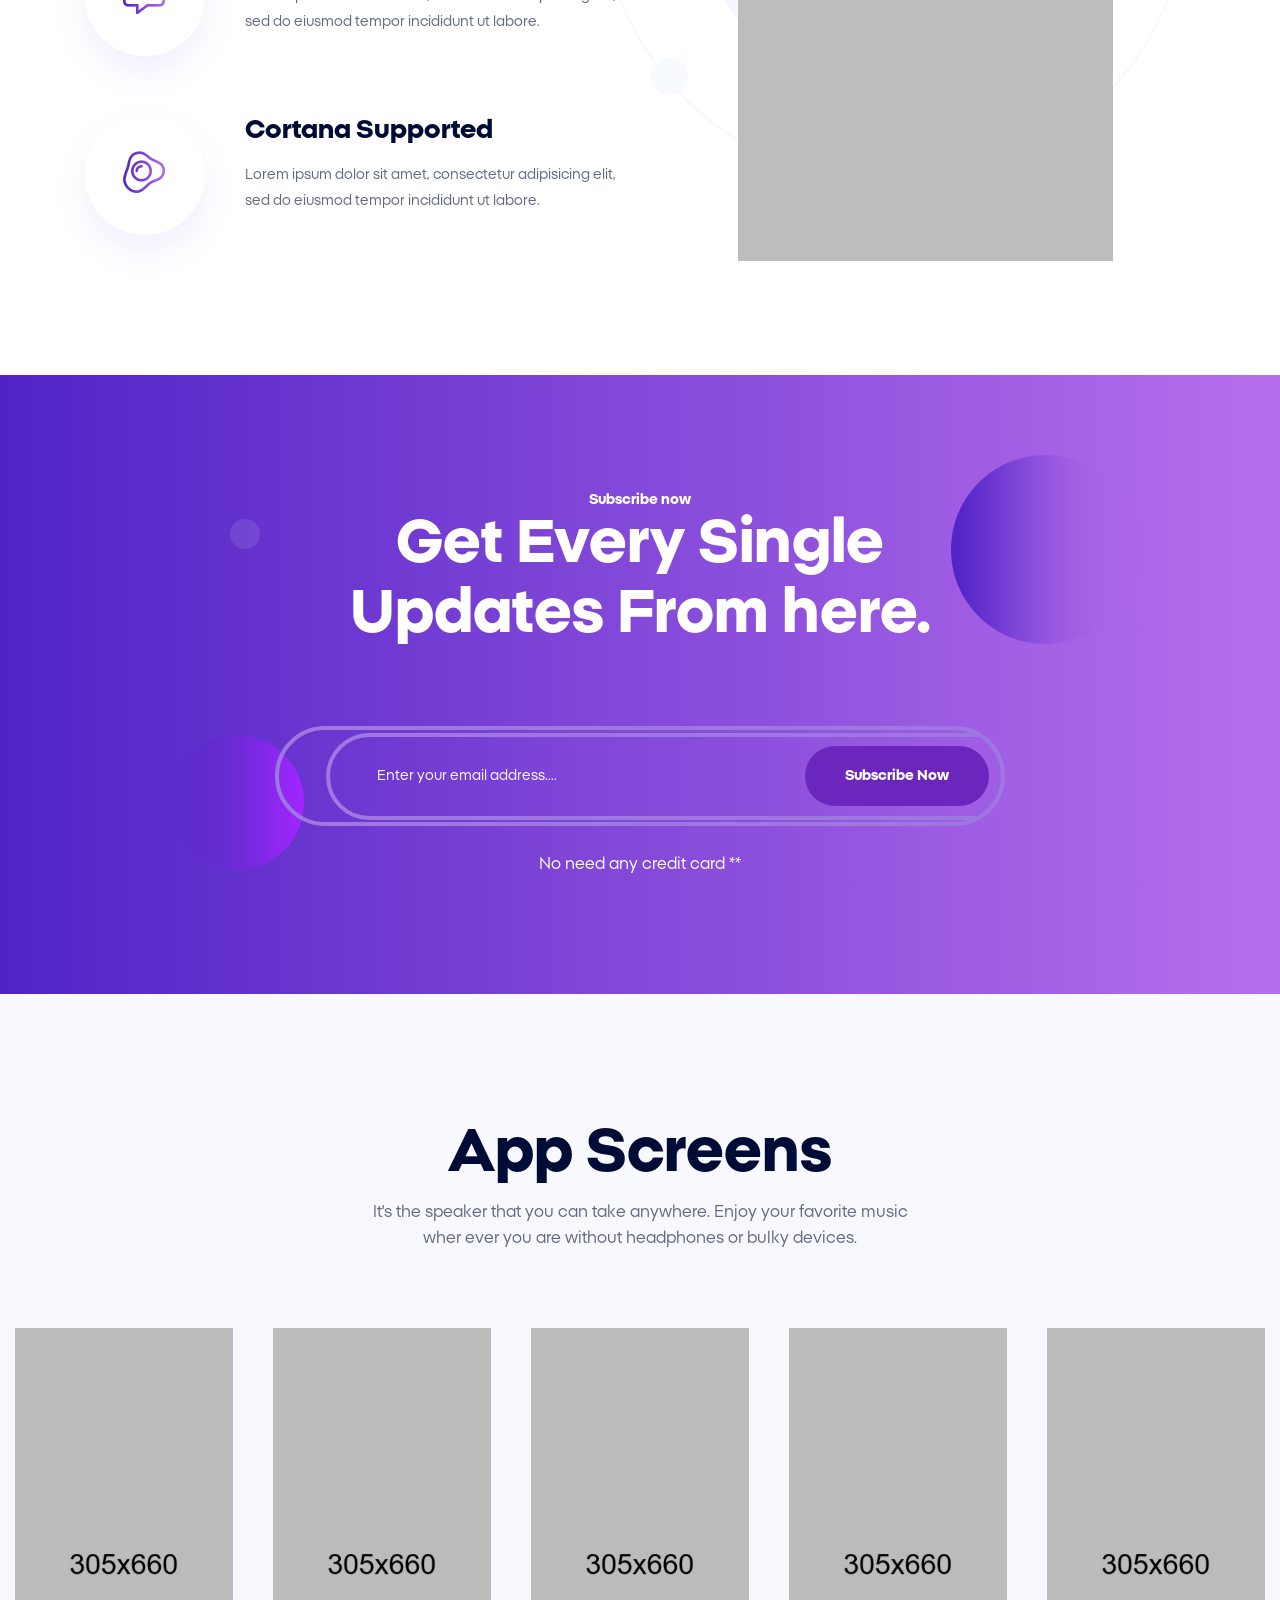
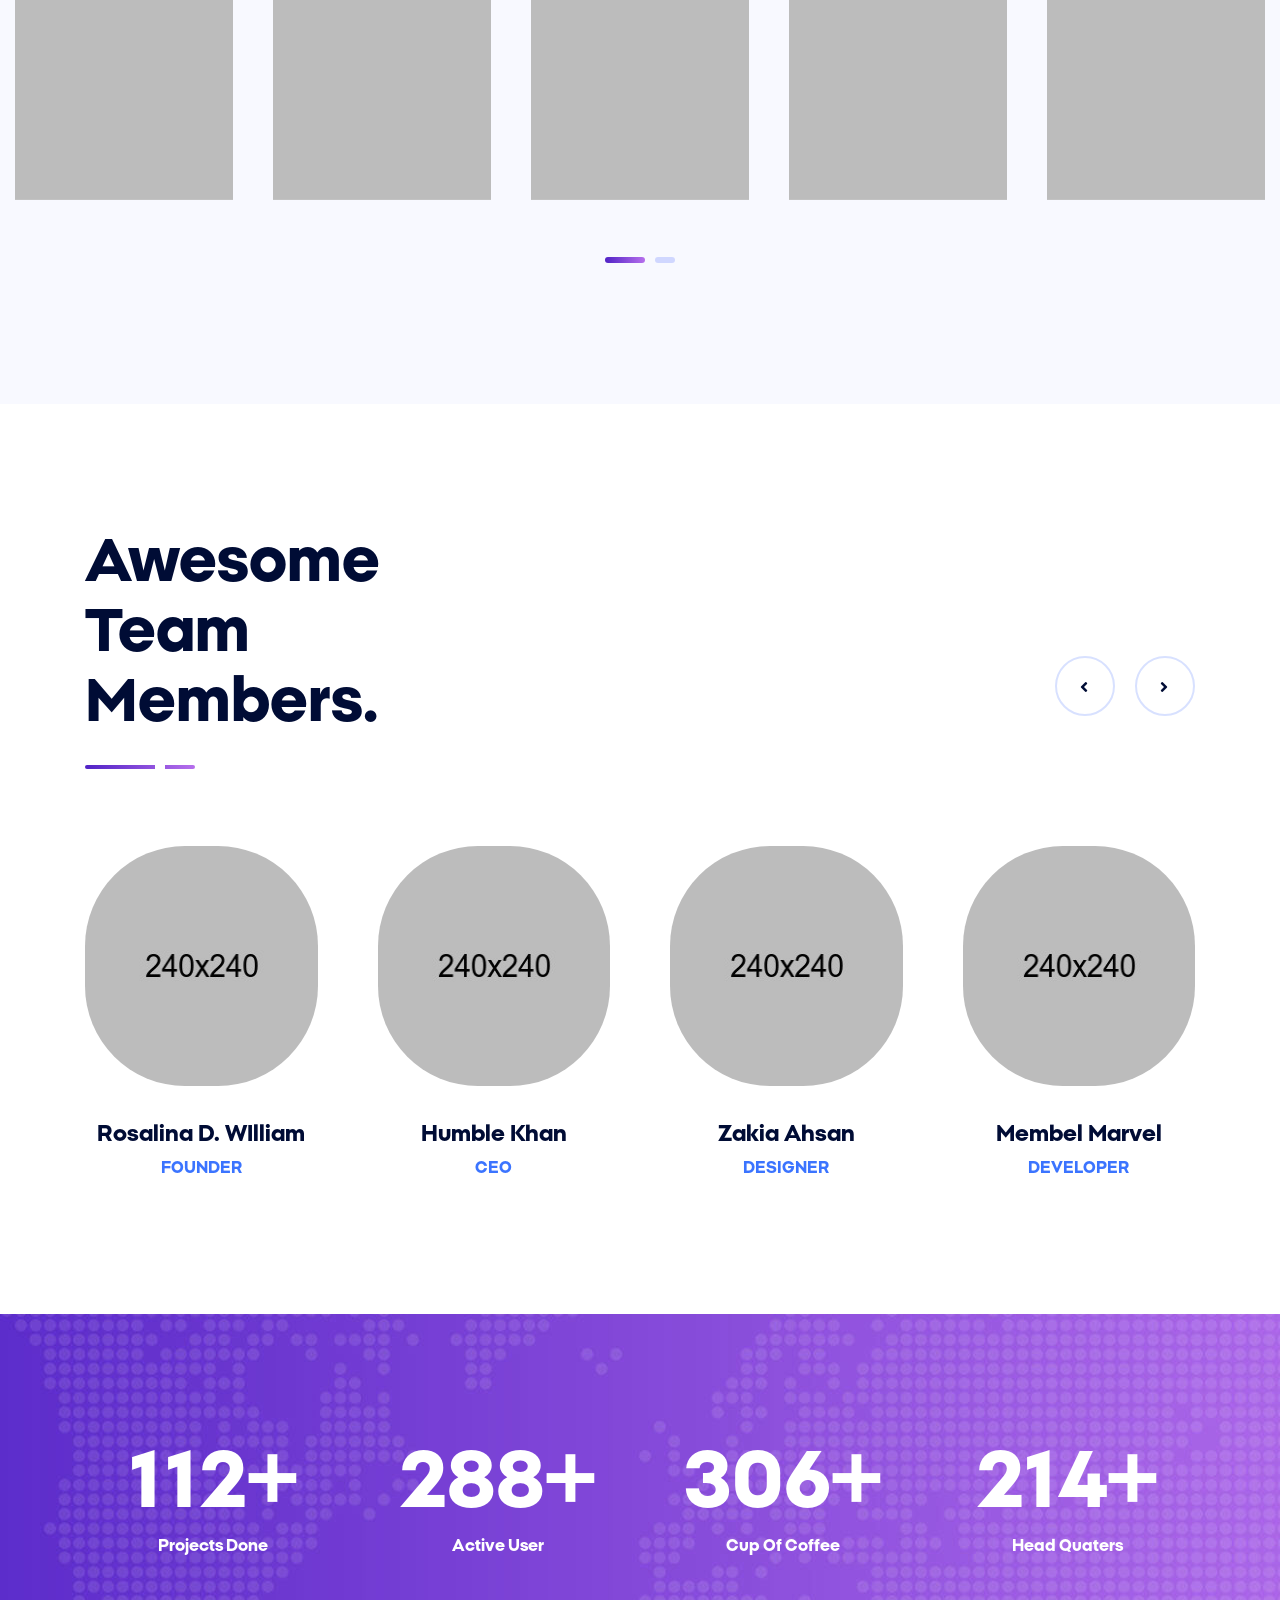
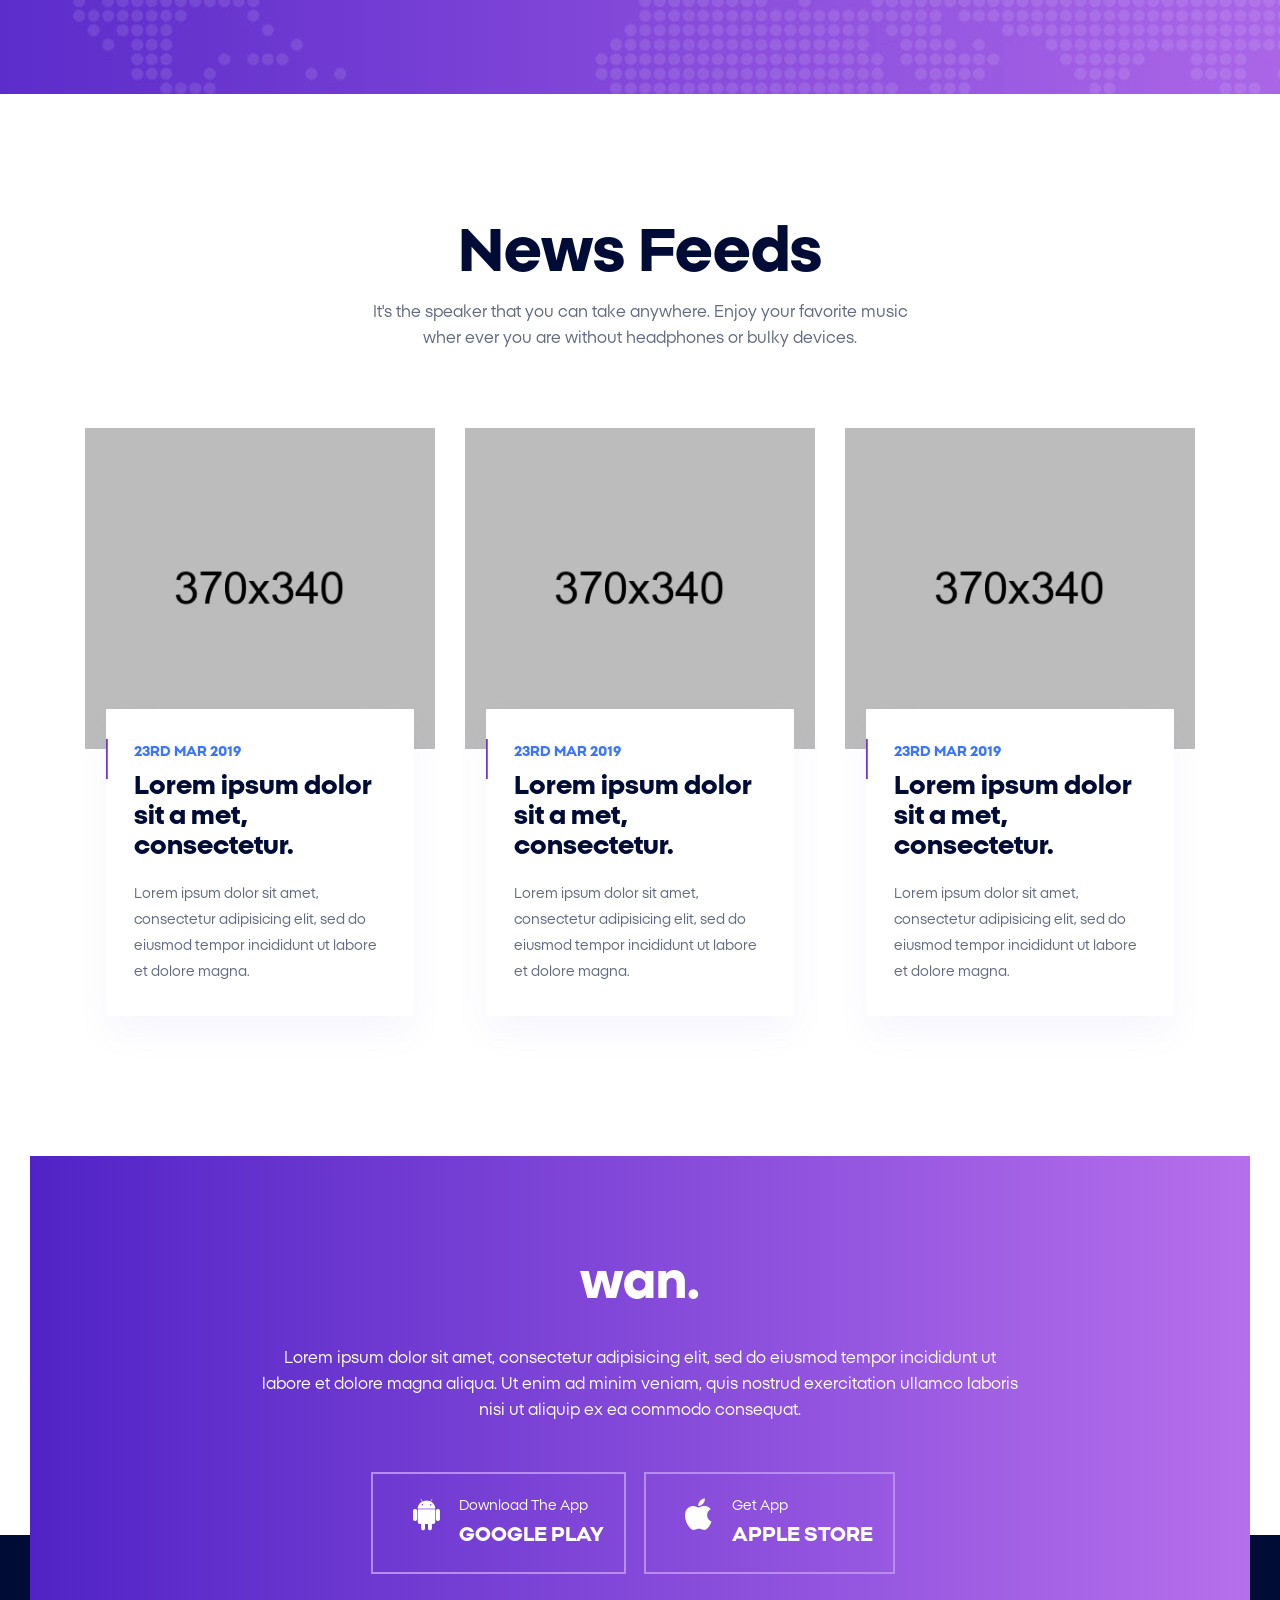
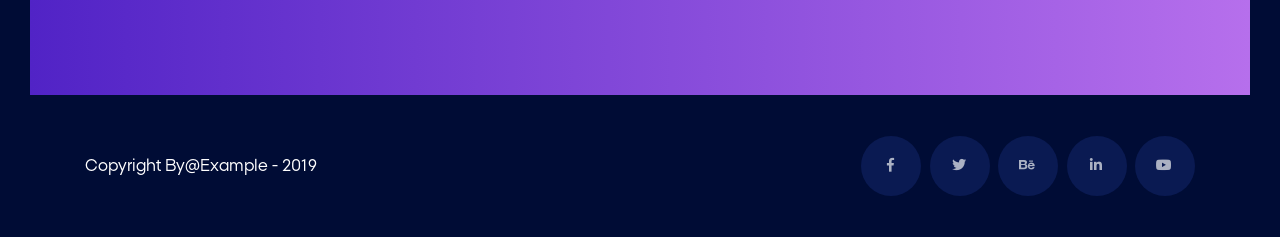
<file: wan-html/home3-app-landing.html>
<!DOCTYPE html>
<html lang="en">

<head>
    <!--- Basic Page Needs  -->
    <meta charset="utf-8">
    <title>App Landing || Wan</title>
    <meta name="description" content="">
    <meta name="author" content="">
    <meta name="keywords" content="">
    <meta http-equiv="X-UA-Compatible" content="IE=edge">
    <!-- Mobile Specific Meta  -->
    <meta name="viewport" content="width=device-width, initial-scale=1, maximum-scale=1">
    <!-- CSS -->
    <link rel="stylesheet" href="css/bootstrap.min.css">
    <link rel="stylesheet" href="css/jquery-ui.css">
    <link rel="stylesheet" href="css/all.min.css">
    <link rel="stylesheet" href="css/magnific-popup.css">
    <link rel="stylesheet" href="css/owl.carousel.min.css">
    <link rel="stylesheet" href="css/animate.css">
    <link rel="stylesheet" href="css/stellarnav.min.css">
    <link rel="stylesheet" href="css/pignose.calendar.min.css">
    <link rel="stylesheet" href="fonts/stylesheet.css">
    <link rel="stylesheet" href="css/style.css">
    <link rel="stylesheet" href="css/responsive.css">
    <!-- Favicon -->
    <link rel="shortcut icon" type="image/png" href="img/favicon.ico">
    <!-- HTML5 Shim and Respond.js IE8 support of HTML5 elements and media queries -->
    <!-- WARNING: Respond.js doesn't work if you view the page via file:// -->
    <!--[if lt IE 9]>
        <script src="https://oss.maxcdn.com/libs/html5shiv/3.7.0/html5shiv.js"></script>
        <script src="https://oss.maxcdn.com/libs/respond.js/1.4.2/respond.min.js"></script>
        <![endif]-->
</head>

<body>
    <div id="preloader"></div>
    <header class="home3-header">
        <div class="header-container">
            <div class="row">
                <div class="col-lg-2 col-sm-3 col-6">
                    <div class="logo">
                        <a href="home3-app-landing.html" class="link">wan<span class="color">.</span></a>
                    </div>
                </div>
                <div class="col-lg-6 col-sm-2 col-6">
                    <div class="main-menu stellarnav">
                        <ul>
                            <li><a href="#">Home</a>
                                <ul>
                                    <li><a href="index.html">Home One</a>
                                        <!-- <ul>
                                            <li><a href="#">Demo</a>
                                                <ul>
                                                    <li><a href="#">Even deeper</a>
                                                        <ul>
                                                            <li><a href="#">Demo</a></li>
                                                            <li><a href="#">Demo</a></li>
                                                            <li><a href="#">Demo</a></li>
                                                        </ul>
                                                    </li>
                                                    <li><a href="#">Demo</a></li>
                                                    <li><a href="#">Demo</a></li>
                                                    <li><a href="#">Demo</a></li>
                                                </ul>
                                            </li>
                                            <li><a href="#">Demo</a></li>
                                            <li><a href="#">Demo</a></li>
                                            <li><a href="#">Demo</a></li>
                                            <li><a href="#">Demo</a></li>
                                        </ul> -->
                                    </li>
                                    <li><a href="home2-product-showcase.html">Product Showcase</a>
                                        <!-- <ul>
                                            <li><a href="#">Demo</a></li>
                                            <li><a href="#">Demo</a></li>
                                            <li><a href="#">Demo</a></li>
                                            <li><a href="#">Demo</a></li>
                                        </ul> -->
                                    </li>
                                    <li><a href="home3-app-landing.html">App Landing</a>
                                        <!-- <ul>
                                            <li><a href="#">Deeper</a>
                                                <ul>
                                                    <li><a href="#">Demo</a></li>
                                                    <li><a href="#">Demo</a></li>
                                                    <li><a href="#">Demo</a></li>
                                                </ul>
                                            </li>
                                            <li><a href="#">Demo</a></li>
                                            <li><a href="#">Demo</a></li>
                                            <li><a href="#">Demo</a></li>
                                        </ul> -->
                                    </li>
                                    <li><a href="home4-portfolio.html">Portfolio</a></li>
                                    <li><a href="home5-sass.html">Sass</a>
                                        <!-- <ul>
                                            <li><a href="#">Demo</a></li>
                                            <li><a href="#">Demo</a></li>
                                            <li><a href="#">Demo</a></li>
                                            <li><a href="#">Demo</a></li>
                                        </ul> -->
                                    </li>
                                    <li><a href="home6-cleanrex.html">Cleanrex</a></li>
                                </ul>
                            </li>
                            <li class="active"><a href="#">Elements</a></li>
                            <li><a href="#">Portfolio</a></li>
                            <li><a href="#">News</a></li>
                            <li><a href="#">Store</a></li>
                        </ul>
                    </div>
                </div>
                <div class="col-lg-4 col-sm-7 col-12 d-none d-sm-block">
                    <div class="home3-header-right">
                        <ul class="links">
                            <li><a class="link home3-link-2" href="#"><span class="icon"><i class="fal fa-user"></i></span>Sign In</a></li>
                            <li><a class="link home3-link" href="#">Get A Demo</a></li>
                        </ul>
                    </div>
                </div>
            </div>
        </div>
    </header>
    <section class="home3-hero-area">
        <div class="home2-hero-banner-1 wow fadeInUp animated" data-wow-delay="00ms" data-wow-duration="1500ms"><img class="item-bounce" src="img/app-landing/hero-banner-1.png" alt=""></div>
        <div class="home2-hero-banner-2 wow fadeInUp animated" data-wow-delay="400ms" data-wow-duration="1500ms"><img class="item-bounce" src="img/app-landing/hero-banner-2.png" alt=""></div>
        <div class="container">
            <div class="row">
                <div class="col-lg-6 col-md-6 col-12">
                    <div class="home3-hero-content">
                        <h4 class="intro btn-style-outline-1">Get 20% Offer</h4>
                        <h2 class="title">Discover Now From Here.</h2>
                        <p class="text">It's the speaker that you can take anywhere. Enjoy your favorite music wherever you are without headphones or bulky devices.</p>
                        <div class="home3-hero-subscribe">
                            <form action="#">
                                <div class="h3hs-input-box">
                                    <input type="text" placeholder="Enter your email address....">
                                    <input type="submit" value="Subscribe Now">
                                </div>
                            </form>
                        </div>
                    </div>
                </div>
            </div>
        </div>
    </section>
    <section class="home3-featuer-area">
        <div class="container">
            <div class="row">
                <div class="col-lg-6 offset-lg-3 col-12">
                    <div class="section-title-3">
                        <h2 class="title">Core Feature</h2>
                        <p class="text">It's the speaker that you can take anywhere. Enjoy your favorite music wher
                        ever you are without headphones or bulky devices.</p>
                    </div>
                </div>
            </div>
            <div class="row justify-content-center">
                <div class="col-lg-4 col-sm-6 col-12 wow fadeInLeft animated" data-wow-delay="00ms" data-wow-duration="1500ms">
                    <div class="home3-single-feature">
                        <div class="icon-box">
                            <span class="icon color-1"><i class="fal fa-globe"></i></span>
                        </div>
                        <div class="content">
                            <h2 class="title">Easy To Connect</h2>
                            <p class="text">It's the speaker that you can take anywhere.
                            Enjoy your favorite music where is an
                            Humble & dumble.</p>
                        </div>
                    </div>
                </div>
                <div class="col-lg-4 col-sm-6 col-12 wow fadeInUp animated" data-wow-delay="00ms" data-wow-duration="1500ms">
                    <div class="home3-single-feature">
                        <div class="icon-box">
                            <span class="icon color-2"><i class="fal fa-cogs"></i></span>
                        </div>
                        <div class="content">
                            <h2 class="title">On-Demand Access</h2>
                            <p class="text">It's the speaker that you can take anywhere.
                            Enjoy your favorite music where is an
                            Humble & dumble.</p>
                        </div>
                    </div>
                </div>
                <div class="col-lg-4 col-sm-6 col-12 wow fadeInRight animated" data-wow-delay="00ms" data-wow-duration="1500ms">
                    <div class="home3-single-feature">
                        <div class="icon-box">
                            <span class="icon color-3"><i class="fal fa-edit"></i></span>
                        </div>
                        <div class="content">
                            <h2 class="title">Massive Diverse Panel</h2>
                            <p class="text">It's the speaker that you can take anywhere.
                            Enjoy your favorite music where is an
                            Humble & dumble.</p>
                        </div>
                    </div>
                </div>
            </div>
        </div>
    </section>
    <section class="home3-download-area">
        <div class="home3-download-banner-1 wow fadeInUp animated" data-wow-delay="00ms" data-wow-duration="1500ms"><img class="item-bounce" src="img/app-landing/download-banner-1.png" alt=""></div>
        <div class="home3-download-banner-2 wow fadeInUp animated" data-wow-delay="400ms" data-wow-duration="1500ms"><img class="item-bounce" src="img/app-landing/download-banner-2.png" alt=""></div>
        <div class="container">
            <div class="row">
                <div class="col-lg-6 offset-lg-6 col-md-6 offset-md-6 col-12">
                    <div class="home3-download-content">
                        <div class="section-title-2 color-white">
                            <h6 class="intro">download now</h6>
                            <h2 class="title">Built With Core & Amazing Metal.</h2>
                        </div>
                        <p class="text">Lorem ipsum dolor sit amet, consectetur adipisicing elit, sed do eiusmod tempor incididunt ut labore et dolore magna aliqua. Ut enim ad minim veniam, quis nostrud exercitation ullamco laboris nisi ut aliquip.</p>
                        <ul class="download">
                            <li><a href="#">
                                <span class="left">
                                    <span class="icon"><i class="fab fa-android"></i></span>
                                </span>
                                <div class="right">
                                    <span class="intro">Download The App</span>
                                    <span class="title">Google Play</span>
                                </div>
                            </a></li>
                            <li><a href="#">
                                <span class="left">
                                    <span class="icon"><i class="fab fa-apple"></i></span>
                                </span>
                                <div class="right">
                                    <span class="intro">Get App</span>
                                    <span class="title">Apple Store</span>
                                </div>
                            </a></li>
                        </ul>
                    </div>
                </div>
            </div>
        </div>
    </section>
    <section class="home3-device-aera">
        <div class="home3-device-bg"><img class="item-round" src="img/app-landing/device-bg.png" alt=""></div>
        <div class="container">
            <div class="row">
                <div class="col-lg-6 col-12">
                    <div class="home3-device-content">
                        <div class="section-title-3">
                            <h2 class="title">Device Of The Latest Generation</h2>
                        </div>
                        <div class="hoem3-single-device clearfix">
                            <div class="icon-box">
                                <span class="icon"><i class="fal fa-carrot"></i></span>
                            </div>
                            <div class="content">
                                <h2 class="title">Podcast & Live Strem Video</h2>
                                <p class="text">Lorem ipsum dolor sit amet, consectetur adipisicing elit, sed do eiusmod tempor incididunt ut
                                    labore.</p>
                            </div>
                        </div>
                        <div class="hoem3-single-device clearfix">
                            <div class="icon-box">
                                <span class="icon"><i class="fal fa-comment-alt-dollar"></i></span>
                            </div>
                            <div class="content">
                                <h2 class="title">100+ Language Supported</h2>
                                <p class="text">Lorem ipsum dolor sit amet, consectetur adipisicing elit, sed do eiusmod
                                    tempor incididunt ut labore.</p>
                            </div>
                        </div>
                        <div class="hoem3-single-device clearfix">
                            <div class="icon-box">
                                <span class="icon"><i class="fal fa-egg-fried"></i></span>
                            </div>
                            <div class="content">
                                <h2 class="title">Cortana Supported</h2>
                                <p class="text">Lorem ipsum dolor sit amet, consectetur adipisicing elit, sed do eiusmod
                                    tempor incididunt ut labore.</p>
                            </div>
                        </div>
                    </div>
                </div>
                <div class="col-lg-6 col-12">
                    <div class="home3-device-banner wow fadeInRight animated" data-wow-delay="00ms" data-wow-duration="1500ms">
                        <img class="item-bounce" src="img/app-landing/device-banner.png" alt="">
                    </div>
                </div>
            </div>
        </div>
    </section>
    <section class="home3-subscribe-area">
        <div class="home3-subscribe-circle-left-top item-zoom-inout"><img src="img/app-landing/subscribe-left-top-circle.png" alt="">
        </div>
        <div class="home3-subscribe-circle-left-bottom item-zoom-inout"><img src="img/app-landing/subscribe-left-bottom-circle.png" alt="">
        </div>
        <div class="home3-subscribe-circle-right-bottom item-zoom-inout"><img src="img/app-landing/subscribe-right-bottom-circle.png" alt="">
        </div>
        <div class="container">
            <div class="row">
                <div class="col-lg-8 offset-lg-2 col-12">
                    <div class="section-title-3 color-white">
                        <h6 class="intro">Subscribe now</h6>
                        <h2 class="title">Get Every Single <br> Updates From here.</h2>
                    </div>
                </div>
            </div>
            <div class="row">
                <div class="col-lg-8 offset-lg-2 col-12">
                    <div class="home3-subscribe-box">
                        <form action="#">
                            <div class="h2sb-input-box">
                                <input type="text" placeholder="Enter your email address....">
                                <input type="submit" value="Subscribe Now">
                            </div>
                        </form>
                        <p class="info-text">No need any credit card **</p>
                    </div>
                </div>
            </div>
        </div>
    </section>
    <section class="home3-app-area">
        <div class="container">
            <div class="row">
                <div class="col-lg-6 offset-lg-3 col-12">
                    <div class="section-title-3">
                        <h2 class="title">App Screens</h2>
                        <p class="text">It's the speaker that you can take anywhere. Enjoy your favorite music wher
                        ever you are without headphones or bulky devices.</p>
                    </div>
                </div>
            </div>
        </div>
        <div class="container-fluid">
            <div class="home3-app-carousel owl-carousel">
                <div class="single-home3-app">
                    <img src="img/app-landing/app-screen-1.jpg" alt="">
                </div>
                <div class="single-home3-app">
                    <img src="img/app-landing/app-screen-2.jpg" alt="">
                </div>
                <div class="single-home3-app">
                    <img src="img/app-landing/app-screen-3.jpg" alt="">
                </div>
                <div class="single-home3-app">
                    <img src="img/app-landing/app-screen-4.jpg" alt="">
                </div>
                <div class="single-home3-app">
                    <img src="img/app-landing/app-screen-5.jpg" alt="">
                </div>
                <div class="single-home3-app">
                    <img src="img/app-landing/app-screen-1.jpg" alt="">
                </div>
                <div class="single-home3-app">
                    <img src="img/app-landing/app-screen-2.jpg" alt="">
                </div>
                <div class="single-home3-app">
                    <img src="img/app-landing/app-screen-3.jpg" alt="">
                </div>
                <div class="single-home3-app">
                    <img src="img/app-landing/app-screen-4.jpg" alt="">
                </div>
                <div class="single-home3-app">
                    <img src="img/app-landing/app-screen-5.jpg" alt="">
                </div>
            </div>
        </div>
    </section>
    <section class="home3-member-area">
        <div class="container">
            <div class="row">
                <div class="col-lg-5 col-12">
                    <div class="home3-member-content">
                        <div class="section-title-3">
                            <h2 class="title">Awesome Team Members.</h2>
                        </div>
                    </div>
                </div>
            </div>
            <div class="home3-member-carousel owl-carousel">
                <div class="home3-single-team">
                    <div class="img">
                        <img src="img/app-landing/member-1.jpg" alt="">
                        <ul class="social-link">
                            <li><a href="#"><i class="fab fa-facebook-f"></i></a></li>
                            <li><a href="#"><i class="fab fa-twitter"></i></a></li>
                            <li><a href="#"><i class="fab fa-linkedin-in"></i></a></li>
                        </ul>
                    </div>
                    <div class="content">
                        <h2 class="name">Rosalina D. WIlliam</h2>
                        <p class="desg">Founder</p>
                    </div>
                </div>
                <div class="home3-single-team">
                    <div class="img">
                        <img src="img/app-landing/member-2.jpg" alt="">
                        <ul class="social-link">
                            <li><a href="#"><i class="fab fa-facebook-f"></i></a></li>
                            <li><a href="#"><i class="fab fa-twitter"></i></a></li>
                            <li><a href="#"><i class="fab fa-linkedin-in"></i></a></li>
                        </ul>
                    </div>
                    <div class="content">
                        <h2 class="name">Humble Khan</h2>
                        <p class="desg">ceo</p>
                    </div>
                </div>
                <div class="home3-single-team">
                    <div class="img">
                        <img src="img/app-landing/member-3.jpg" alt="">
                        <ul class="social-link">
                            <li><a href="#"><i class="fab fa-facebook-f"></i></a></li>
                            <li><a href="#"><i class="fab fa-twitter"></i></a></li>
                            <li><a href="#"><i class="fab fa-linkedin-in"></i></a></li>
                        </ul>
                    </div>
                    <div class="content">
                        <h2 class="name">Zakia Ahsan</h2>
                        <p class="desg">designer</p>
                    </div>
                </div>
                <div class="home3-single-team">
                    <div class="img">
                        <img src="img/app-landing/member-4.jpg" alt="">
                        <ul class="social-link">
                            <li><a href="#"><i class="fab fa-facebook-f"></i></a></li>
                            <li><a href="#"><i class="fab fa-twitter"></i></a></li>
                            <li><a href="#"><i class="fab fa-linkedin-in"></i></a></li>
                        </ul>
                    </div>
                    <div class="content">
                        <h2 class="name">Membel Marvel</h2>
                        <p class="desg">developer</p>
                    </div>
                </div>
                <div class="home3-single-team">
                    <div class="img">
                        <img src="img/app-landing/member-1.jpg" alt="">
                        <ul class="social-link">
                            <li><a href="#"><i class="fab fa-facebook-f"></i></a></li>
                            <li><a href="#"><i class="fab fa-twitter"></i></a></li>
                            <li><a href="#"><i class="fab fa-linkedin-in"></i></a></li>
                        </ul>
                    </div>
                    <div class="content">
                        <h2 class="name">Rosalina D. WIlliam</h2>
                        <p class="desg">Founder</p>
                    </div>
                </div>
                <div class="home3-single-team">
                    <div class="img">
                        <img src="img/app-landing/member-2.jpg" alt="">
                        <ul class="social-link">
                            <li><a href="#"><i class="fab fa-facebook-f"></i></a></li>
                            <li><a href="#"><i class="fab fa-twitter"></i></a></li>
                            <li><a href="#"><i class="fab fa-linkedin-in"></i></a></li>
                        </ul>
                    </div>
                    <div class="content">
                        <h2 class="name">Humble Khan</h2>
                        <p class="desg">ceo</p>
                    </div>
                </div>
                <div class="home3-single-team">
                    <div class="img">
                        <img src="img/app-landing/member-3.jpg" alt="">
                        <ul class="social-link">
                            <li><a href="#"><i class="fab fa-facebook-f"></i></a></li>
                            <li><a href="#"><i class="fab fa-twitter"></i></a></li>
                            <li><a href="#"><i class="fab fa-linkedin-in"></i></a></li>
                        </ul>
                    </div>
                    <div class="content">
                        <h2 class="name">Zakia Ahsan</h2>
                        <p class="desg">designer</p>
                    </div>
                </div>
                <div class="home3-single-team">
                    <div class="img">
                        <img src="img/app-landing/member-4.jpg" alt="">
                        <ul class="social-link">
                            <li><a href="#"><i class="fab fa-facebook-f"></i></a></li>
                            <li><a href="#"><i class="fab fa-twitter"></i></a></li>
                            <li><a href="#"><i class="fab fa-linkedin-in"></i></a></li>
                        </ul>
                    </div>
                    <div class="content">
                        <h2 class="name">Membel Marvel</h2>
                        <p class="desg">developer</p>
                    </div>
                </div>
            </div>
        </div>
    </section>
    <section class="home3-counter-area">
        <div class="container">
            <div class="row">
                <div class="col-lg-3 col-sm-6 col-12">
                    <div class="home3-single-counter">
                        <h2 class="c-number"><span class="counter counter-up" data-counterup-time="1500" data-counterup-delay="30">180</span>+</h2>
                        <h5 class="text">Projects Done</h5>
                    </div>
                </div>
                <div class="col-lg-3 col-sm-6 col-12">
                    <div class="home3-single-counter">
                        <h2 class="c-number"><span class="counter counter-up" data-counterup-time="1500" data-counterup-delay="30">450</span>+</h2>
                        <h5 class="text">Active User</h5>
                    </div>
                </div>
                <div class="col-lg-3 col-sm-6 col-12">
                    <div class="home3-single-counter">
                        <h2 class="c-number"><span class="counter counter-up" data-counterup-time="1500" data-counterup-delay="30">478</span>+</h2>
                        <h5 class="text">Cup Of Coffee</h5>
                    </div>
                </div>
                <div class="col-lg-3 col-sm-6 col-12">
                    <div class="home3-single-counter">
                        <h2 class="c-number"><span class="counter counter-up" data-counterup-time="1500" data-counterup-delay="30">345</span>+</h2>
                        <h5 class="text">Head Quaters</h5>
                    </div>
                </div>
            </div>
        </div>
    </section>
    <section class="home3-blog-area">
        <div class="container">
            <div class="row">
                <div class="col-lg-6 offset-lg-3 col-12">
                    <div class="section-title-3">
                        <h2 class="title">News Feeds</h2>
                        <p class="text">It's the speaker that you can take anywhere. Enjoy your favorite music wher
                        ever you are without headphones or bulky devices.</p>
                    </div>
                </div>
            </div>
            <div class="row justify-content-center">
                <div class="col-lg-4 col-sm-6 col-12 wow fadeInLeft animated" data-wow-delay="00ms" data-wow-duration="1500ms">
                    <div class="home3-single-blog">
                        <div class="img"><img src="img/app-landing/blog-1.jpg" alt=""></div>
                        <div class="content">
                            <p class="date">23rd Mar 2019</p>
                            <a href="#" class="title">Lorem ipsum dolor sit a met, consectetur.</a>
                            <p class="text">Lorem ipsum dolor sit amet, consectetur adipisicing elit, sed do eiusmod tempor incididunt ut labore et
                                dolore magna.</p>
                        </div>
                    </div>
                </div>
                <div class="col-lg-4 col-sm-6 col-12 wow fadeInUp animated" data-wow-delay="00ms" data-wow-duration="1500ms">
                    <div class="home3-single-blog">
                        <div class="img"><img src="img/app-landing/blog-2.jpg" alt=""></div>
                        <div class="content">
                            <p class="date">23rd Mar 2019</p>
                            <a href="#" class="title">Lorem ipsum dolor sit a met, consectetur.</a>
                            <p class="text">Lorem ipsum dolor sit amet, consectetur adipisicing elit, sed do eiusmod tempor incididunt ut labore et
                                dolore magna.</p>
                        </div>
                    </div>
                </div>
                <div class="col-lg-4 col-sm-6 col-12 wow fadeInRight animated" data-wow-delay="00ms" data-wow-duration="1500ms">
                    <div class="home3-single-blog">
                        <div class="img"><img src="img/app-landing/blog-3.jpg" alt=""></div>
                        <div class="content">
                            <p class="date">23rd Mar 2019</p>
                            <a href="#" class="title">Lorem ipsum dolor sit a met, consectetur.</a>
                            <p class="text">Lorem ipsum dolor sit amet, consectetur adipisicing elit, sed do eiusmod tempor incididunt ut labore et
                                dolore magna.</p>
                        </div>
                    </div>
                </div>
            </div>
        </div>
    </section>
    <footer class="home3-footer">
        <div class="footer-top-area">
            <div class="contaienr">
                <div class="row">
                    <div class="col-lg-8 offset-lg-2 col-12">
                        <div class="fta-content">
                            <h2 class="logo">wan.</h2>
                            <p class="text">Lorem ipsum dolor sit amet, consectetur adipisicing elit, sed do eiusmod tempor incididunt ut labore et dolore magna aliqua. Ut enim ad minim veniam, quis nostrud exercitation ullamco laboris nisi ut aliquip ex ea commodo consequat.</p>
                            <ul class="download">
                                <li><a href="#">
                                        <span class="left">
                                            <span class="icon"><i class="fab fa-android"></i></span>
                                        </span>
                                        <div class="right">
                                            <span class="intro">Download The App</span>
                                            <span class="title">Google Play</span>
                                        </div>
                                    </a></li>
                                <li><a href="#">
                                        <span class="left">
                                            <span class="icon"><i class="fab fa-apple"></i></span>
                                        </span>
                                        <div class="right">
                                            <span class="intro">Get App</span>
                                            <span class="title">Apple Store</span>
                                        </div>
                                    </a></li>
                            </ul>
                        </div>
                    </div>
                </div>
            </div>
        </div>
        <div class="footer-bottom-area">
            <div class="container">
                <div class="row">
                    <div class="col-lg-6 col-md-5 col-12">
                        <div class="fba-left">
                            <p class="copyright">Copyright By@Example - 2019</p>
                        </div>
                    </div>
                    <div class="col-lg-6 col-md-7 col-12">
                        <div class="fba-right">
                            <ul class="social">
                                <li><a href="#"><i class="fab fa-facebook-f"></i></a></li>
                                <li><a href="#"><i class="fab fa-twitter"></i></a></li>
                                <li><a href="#"><i class="fab fa-behance"></i></a></li>
                                <li><a href="#"><i class="fab fa-linkedin-in"></i></a></li>
                                <li><a href="#"><i class="fab fa-youtube"></i></a></li>
                            </ul>
                        </div>
                    </div>
                </div>
            </div>
        </div>
    </footer>
    <!-- Scripts -->
    <script src="js/jquery-3.3.1.min.js"></script>
    <script src="js/jquery-ui.js"></script>
    <script src="js/wow.min.js"></script>
    <script src="js/owl.carousel.min.js"></script>
    <script src="js/jquery.counterup.min.js"></script>
    <script src="js/countdown.js"></script>
    <script src="js/pignose.calendar.min.js"></script>
    <script src="js/isotope.pkgd.min.js"></script>
    <script src="js/imagesloaded.pkgd.min.js"></script>
    <script src="js/jquery.magnific-popup.min.js"></script>
    <script src="js/stellarnav.min.js"></script>
    <script src="js/jquery.scrollUp.js"></script>
    <script src="js/jquery.waypoints.min.js"></script>
    <script src="js/popper.min.js"></script>
    <script src="js/bootstrap.min.js"></script>
    <script src="js/theme.js"></script>
</body>

</html>
</file>
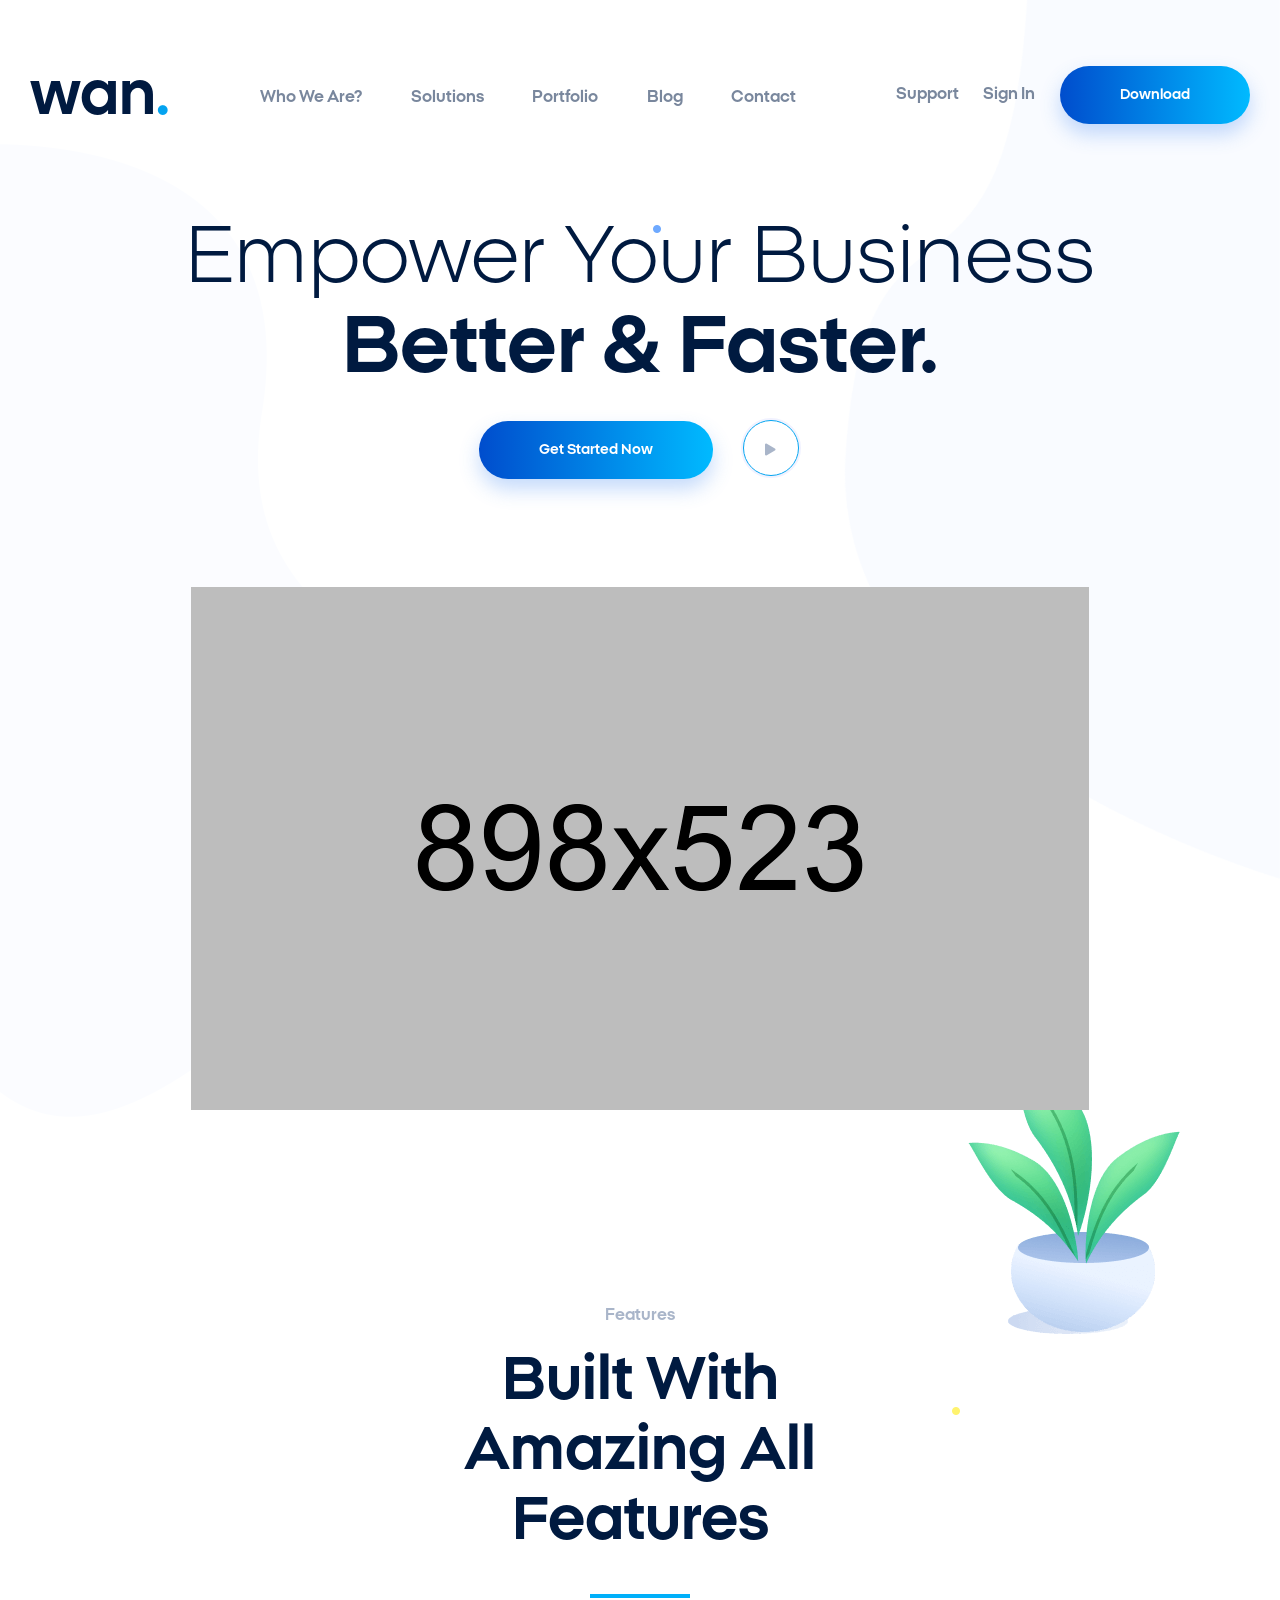
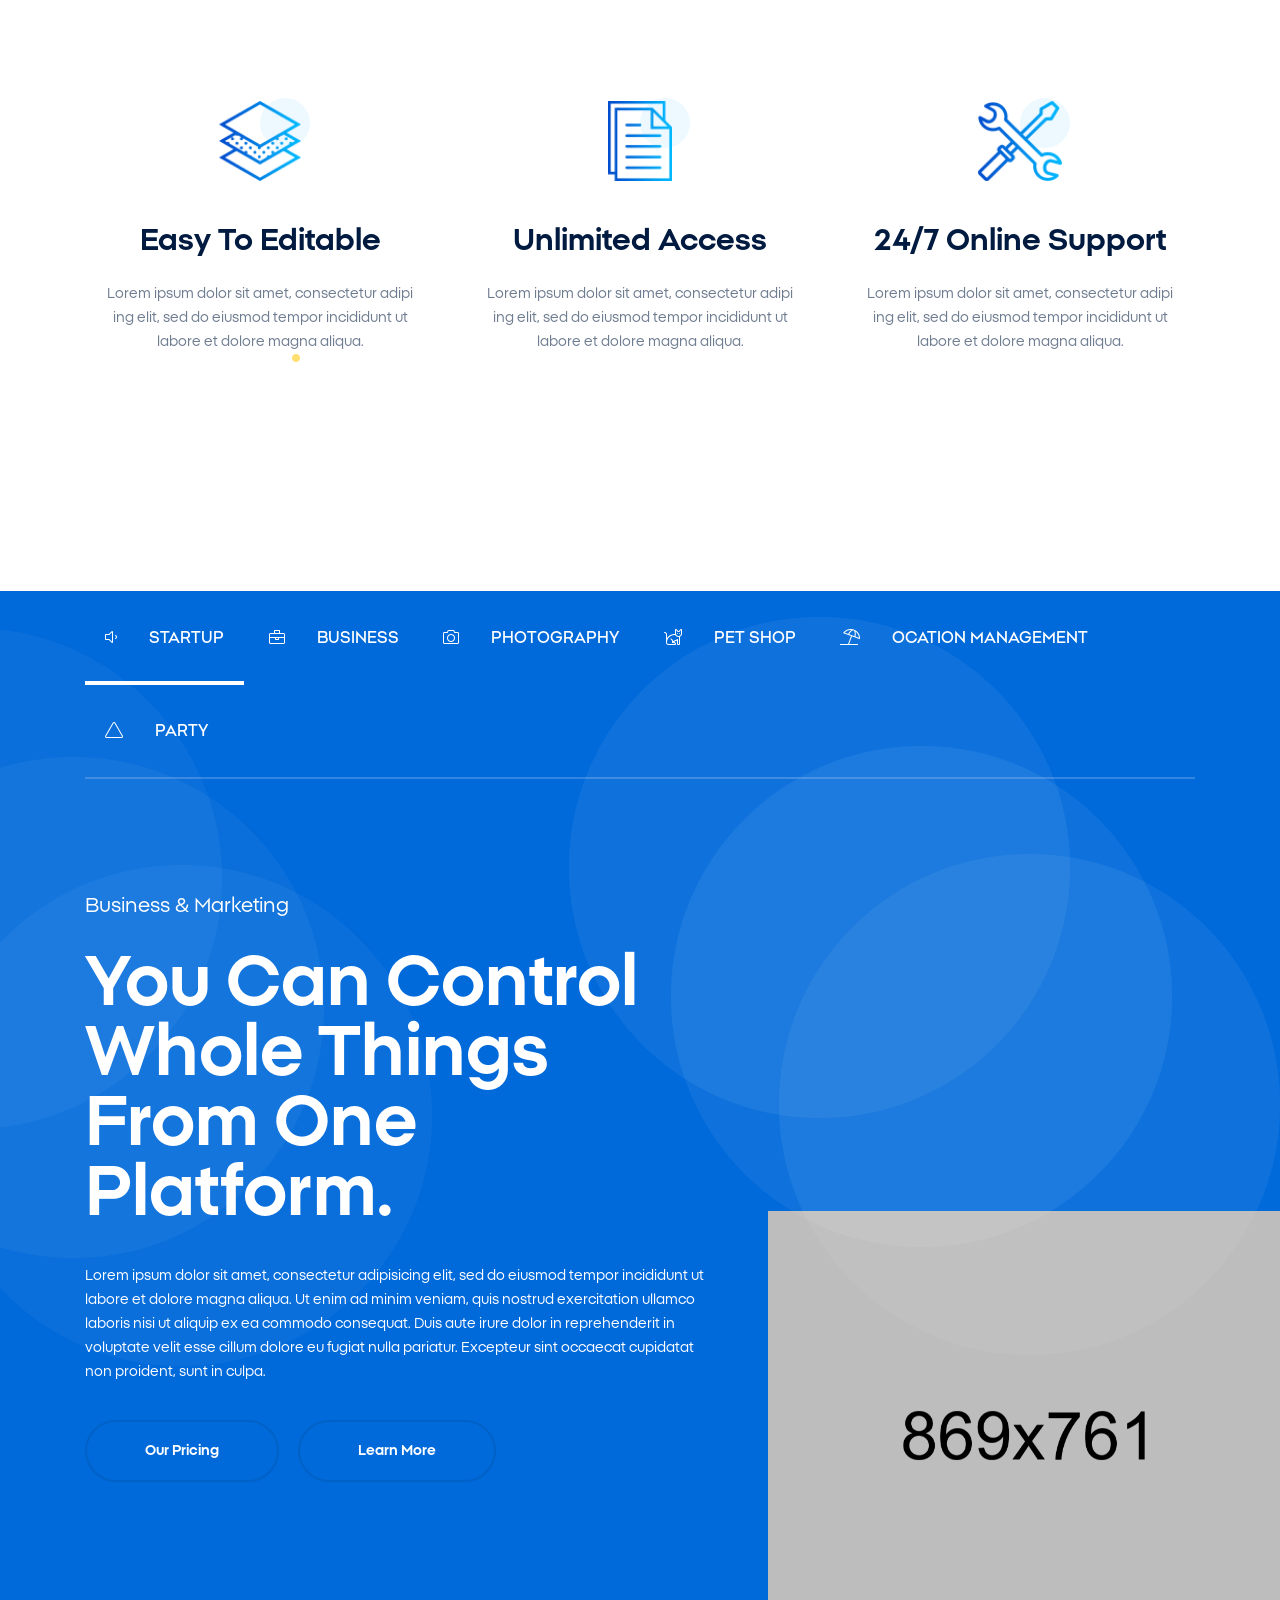
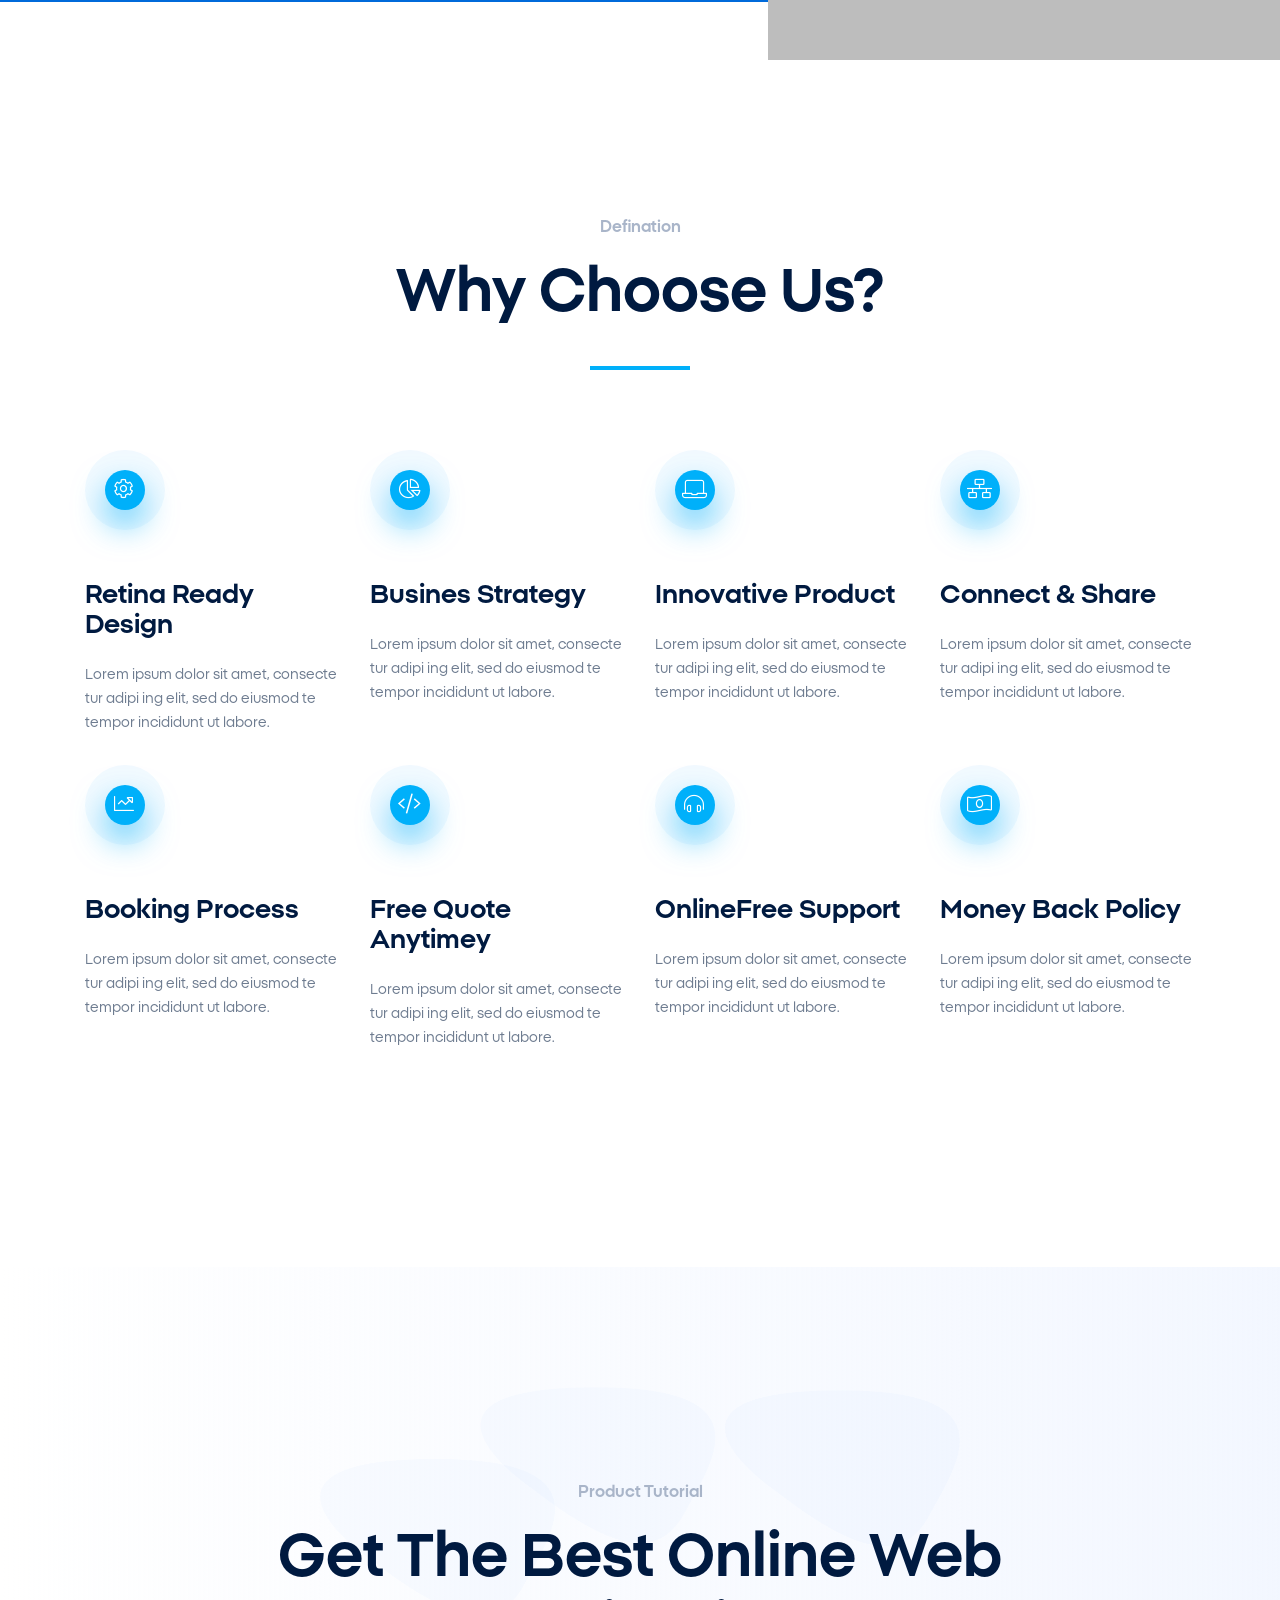
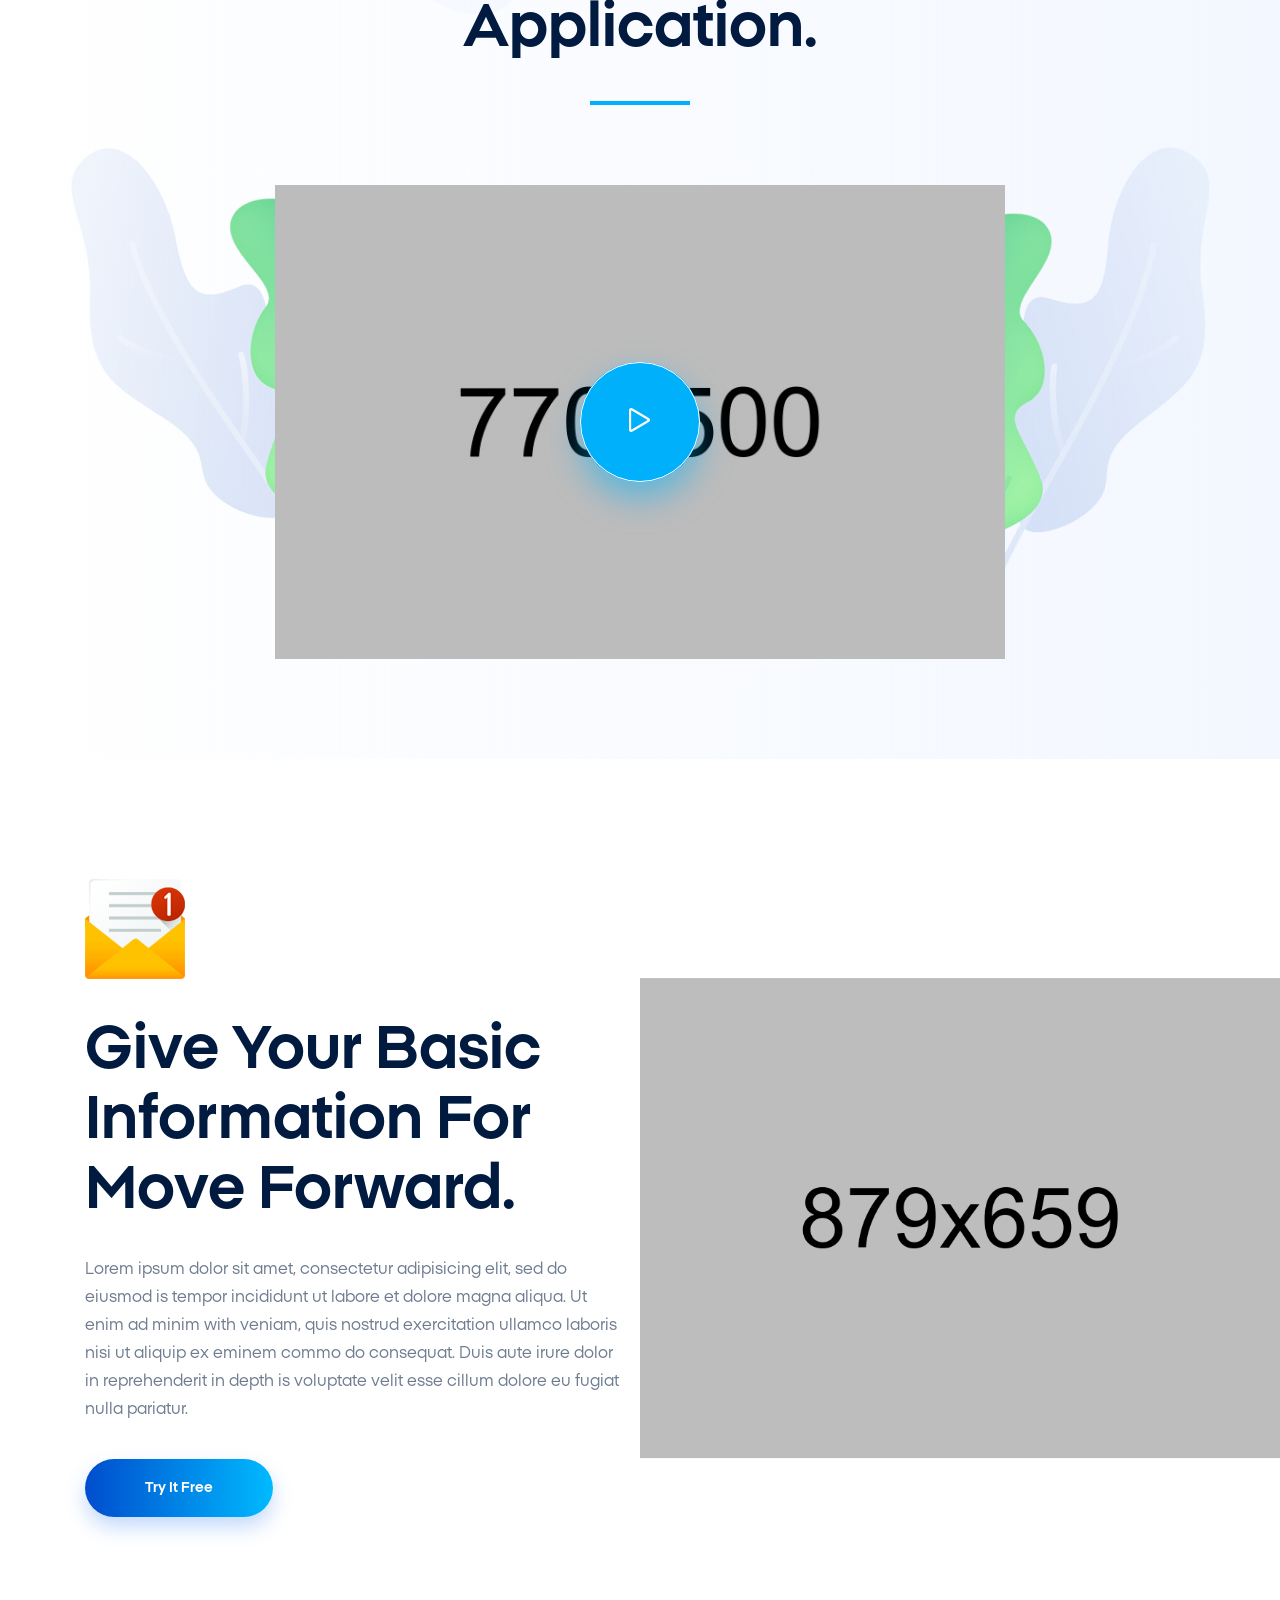
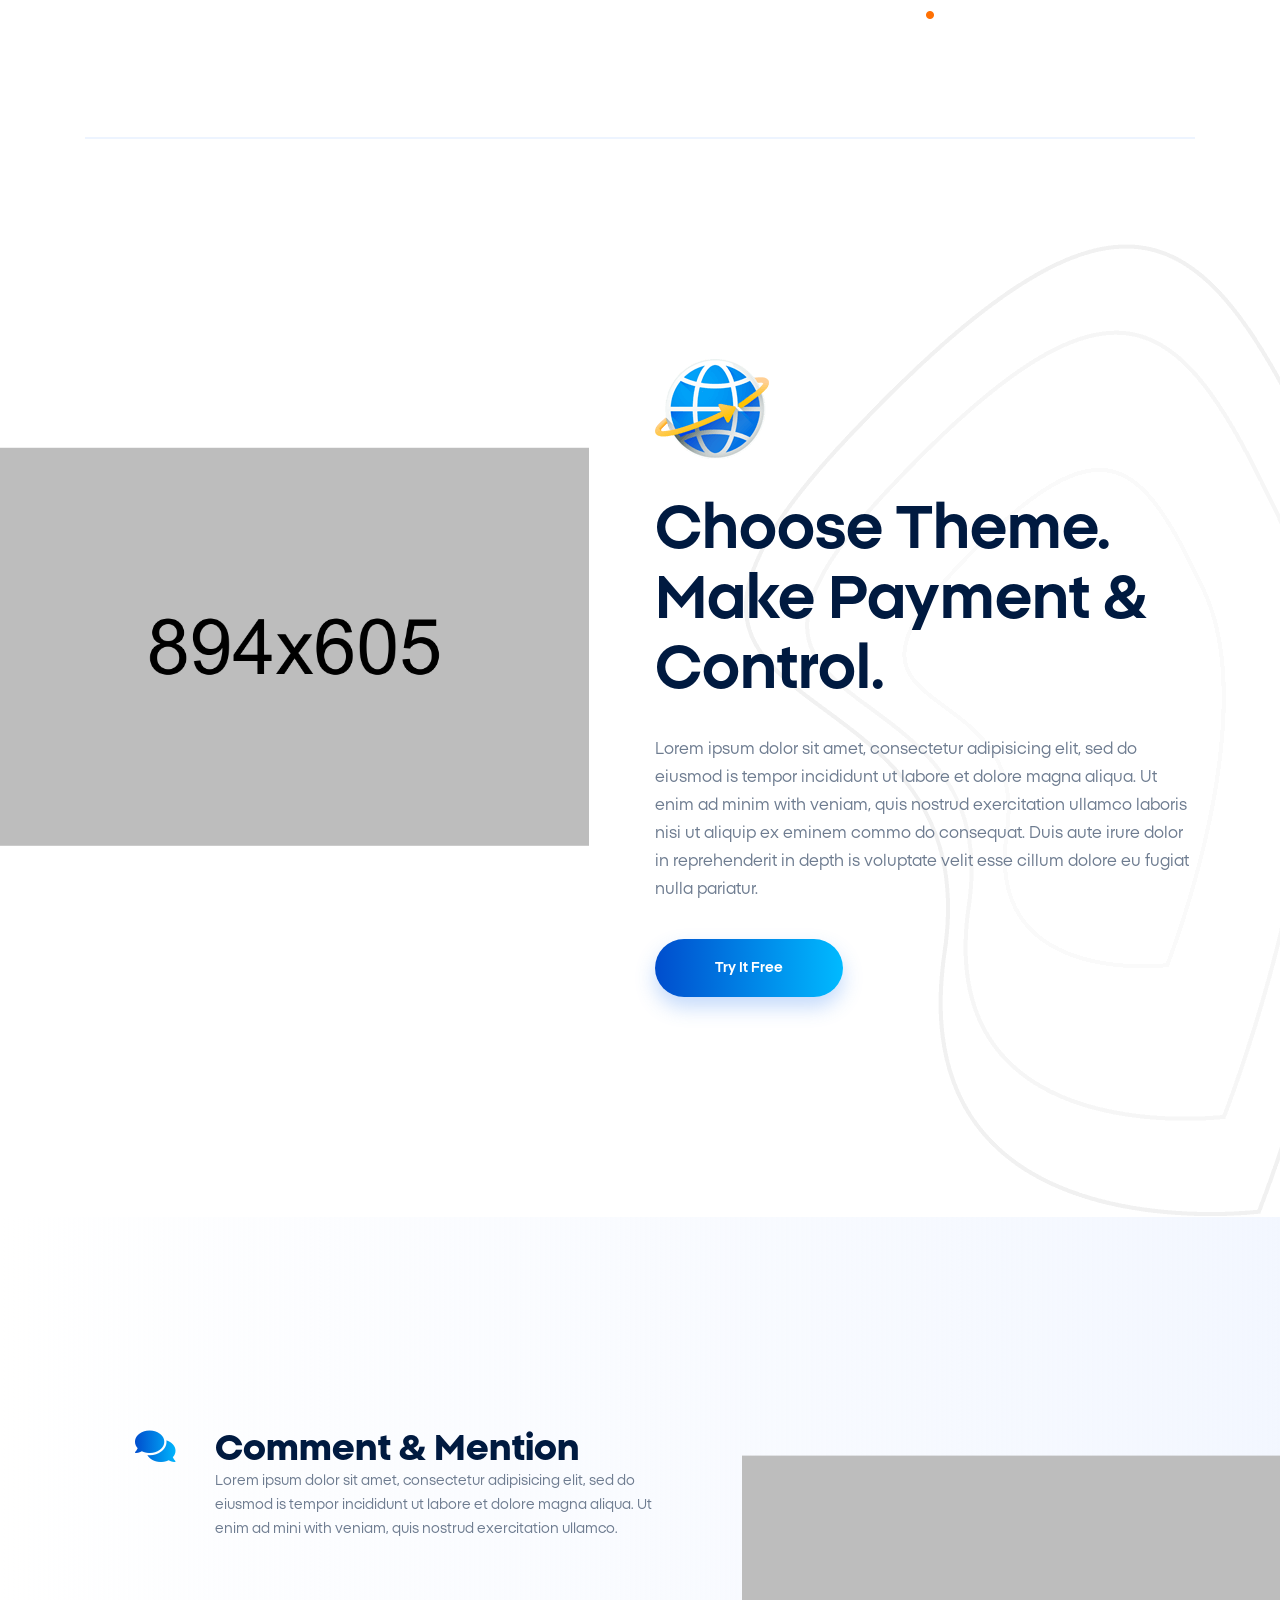
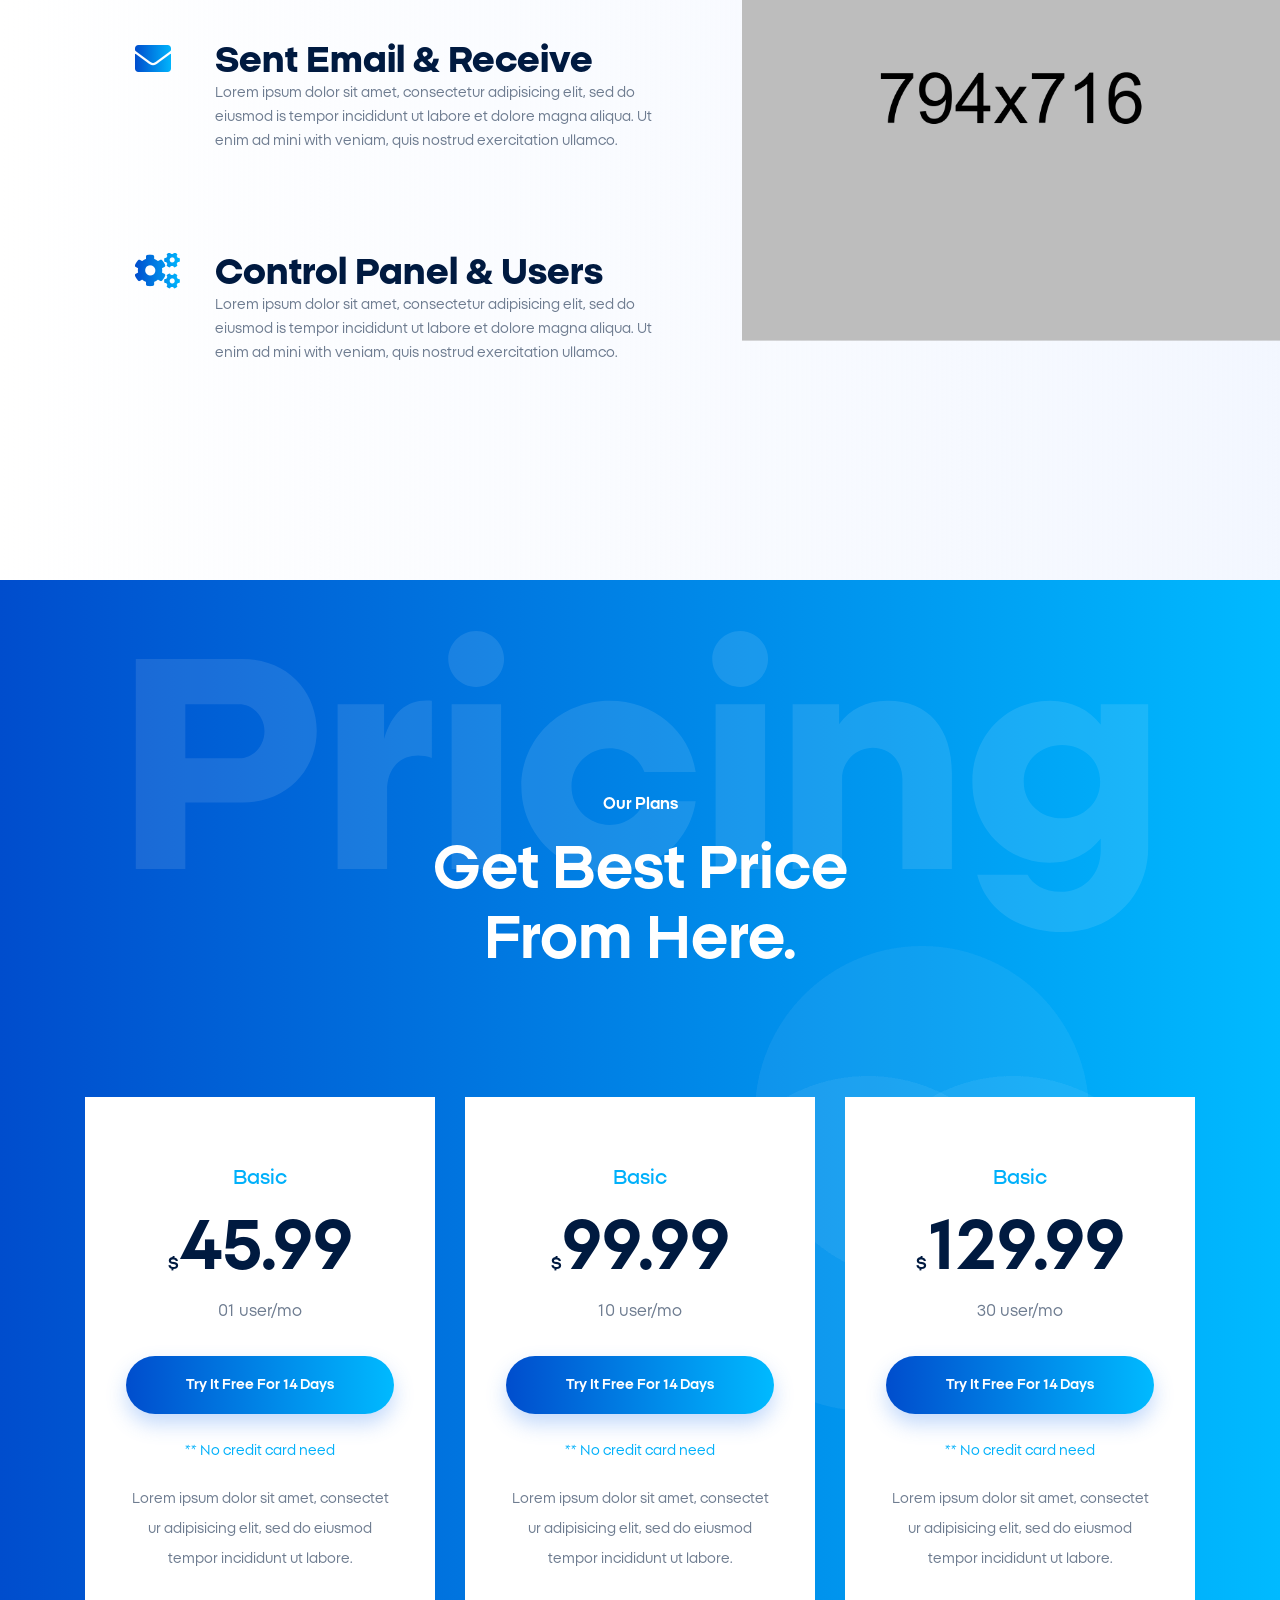
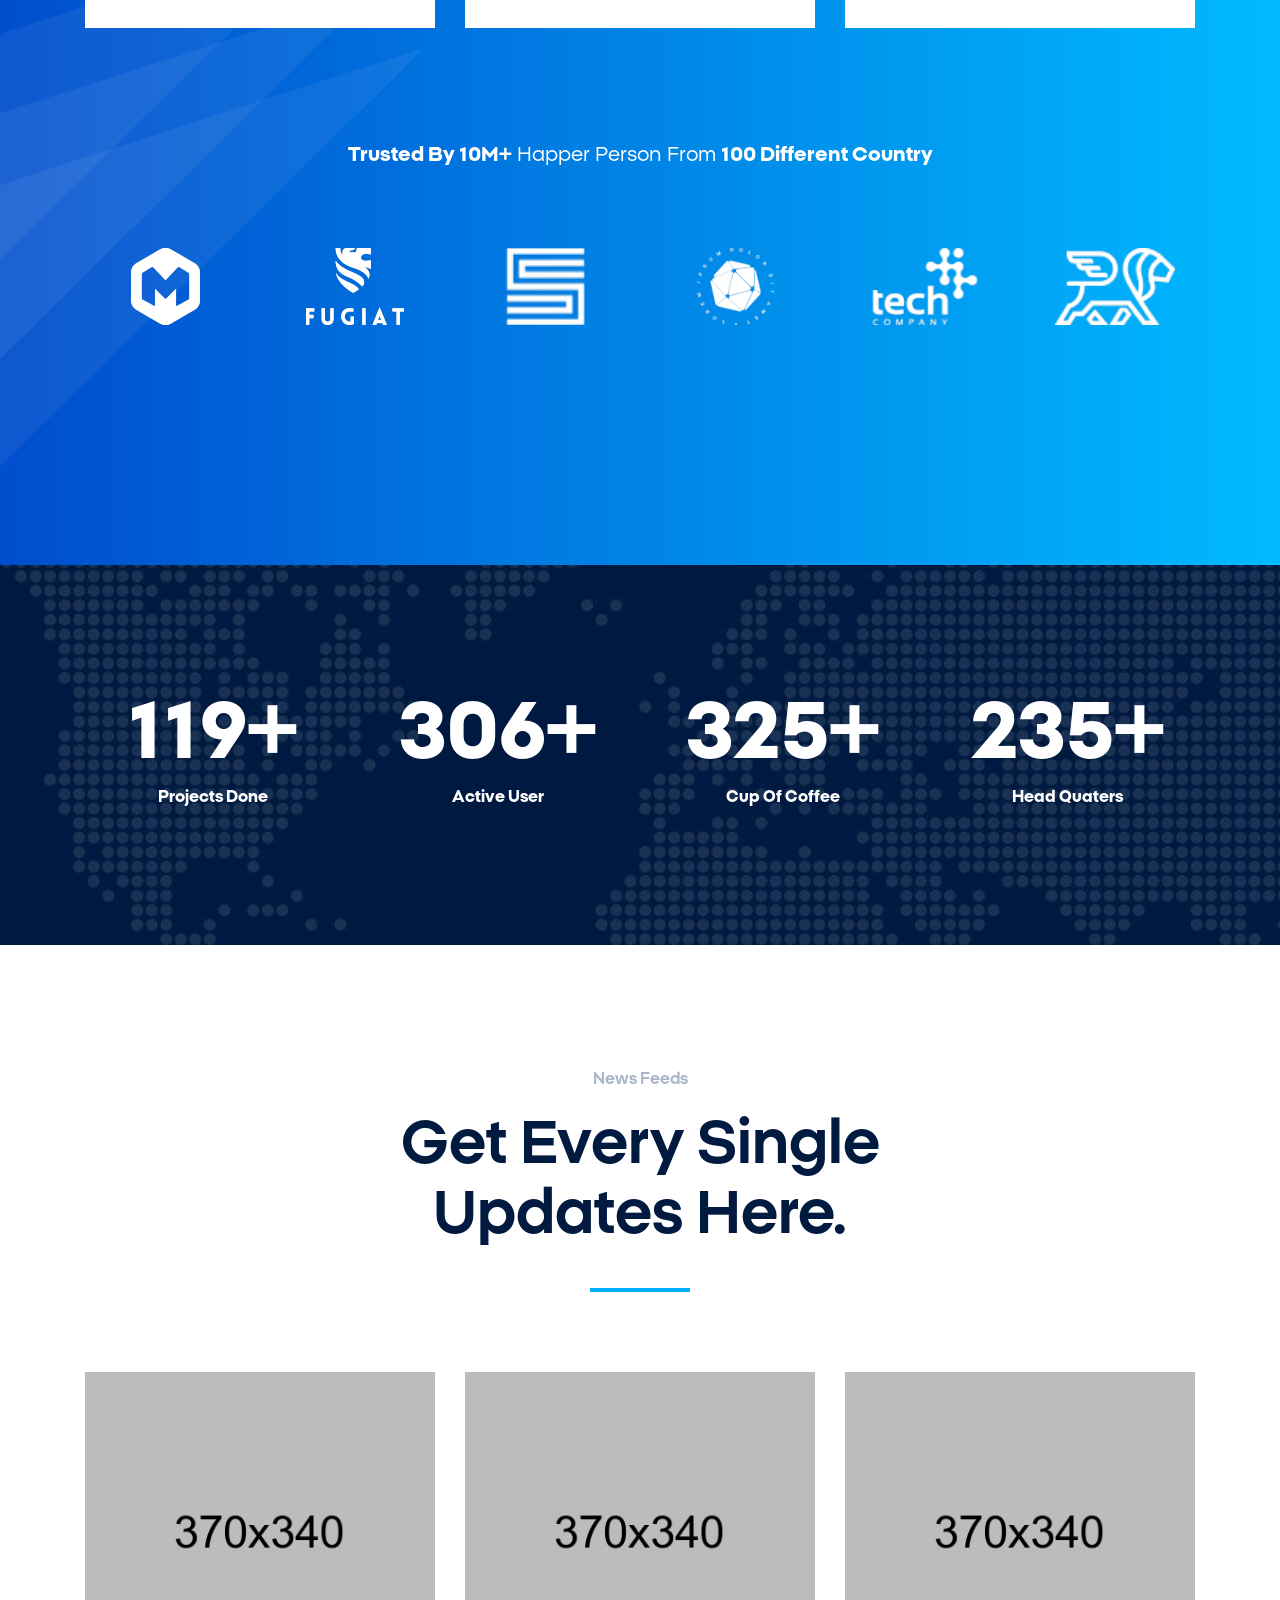
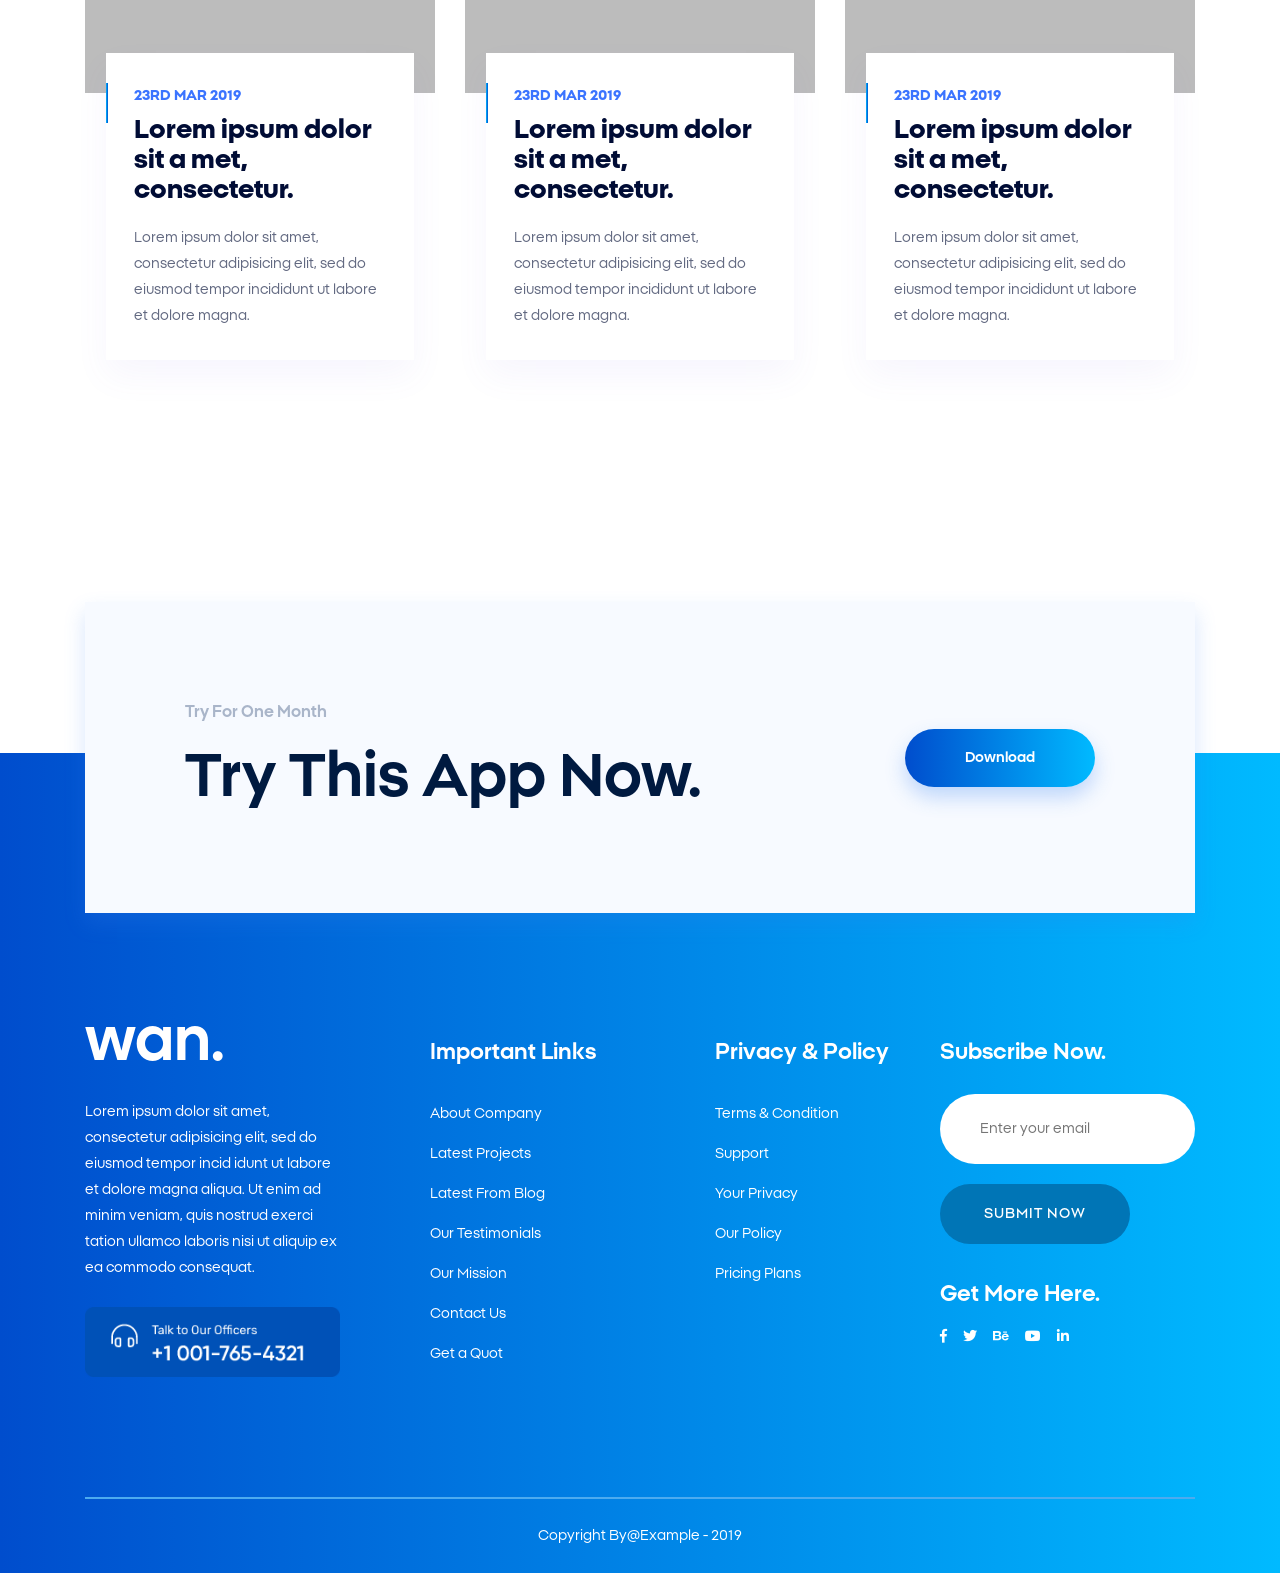
<file: wan-html/home5-sass.html>
<!DOCTYPE html>
<html lang="en">

<head>
    <!--- Basic Page Needs  -->
    <meta charset="utf-8">
    <title>Sass || Wan</title>
    <meta name="description" content="">
    <meta name="author" content="">
    <meta name="keywords" content="">
    <meta http-equiv="X-UA-Compatible" content="IE=edge">
    <!-- Mobile Specific Meta  -->
    <meta name="viewport" content="width=device-width, initial-scale=1, maximum-scale=1">
    <!-- CSS -->
    <link rel="stylesheet" href="css/bootstrap.min.css">
    <link rel="stylesheet" href="css/jquery-ui.css">
    <link rel="stylesheet" href="css/all.min.css">
    <link rel="stylesheet" href="css/magnific-popup.css">
    <link rel="stylesheet" href="css/owl.carousel.min.css">
    <link rel="stylesheet" href="css/animate.css">
    <link rel="stylesheet" href="css/stellarnav.min.css">
    <link rel="stylesheet" href="css/pignose.calendar.min.css">
    <link rel="stylesheet" href="fonts/stylesheet.css">
    <link rel="stylesheet" href="css/style.css">
    <link rel="stylesheet" href="css/responsive.css">
    <!-- Favicon -->
    <link rel="shortcut icon" type="image/png" href="img/favicon.ico">
    <!-- HTML5 Shim and Respond.js IE8 support of HTML5 elements and media queries -->
    <!-- WARNING: Respond.js doesn't work if you view the page via file:// -->
    <!--[if lt IE 9]>
        <script src="https://oss.maxcdn.com/libs/html5shiv/3.7.0/html5shiv.js"></script>
        <script src="https://oss.maxcdn.com/libs/respond.js/1.4.2/respond.min.js"></script>
        <![endif]-->
</head>

<body>
    <div id="preloader"></div>
    <header>
        <div class="header-container">
            <div class="row">
                <div class="col-lg-2 col-sm-3 col-6">
                    <div class="logo">
                        <a href="home5-sass.html" class="link">wan<span class="color">.</span></a>
                    </div>
                </div>
                <div class="col-lg-6 col-sm-2 col-6">
                    <div class="main-menu stellarnav">
                        <ul>
                            <li><a href="#">Who We Are?</a>
                                <ul>
                                    <li><a href="index.html">Home One</a>
                                        <!-- <ul>
                                            <li><a href="#">Demo</a>
                                                <ul>
                                                    <li><a href="#">Even deeper</a>
                                                        <ul>
                                                            <li><a href="#">Demo</a></li>
                                                            <li><a href="#">Demo</a></li>
                                                            <li><a href="#">Demo</a></li>
                                                        </ul>
                                                    </li>
                                                    <li><a href="#">Demo</a></li>
                                                    <li><a href="#">Demo</a></li>
                                                    <li><a href="#">Demo</a></li>
                                                </ul>
                                            </li>
                                            <li><a href="#">Demo</a></li>
                                            <li><a href="#">Demo</a></li>
                                            <li><a href="#">Demo</a></li>
                                            <li><a href="#">Demo</a></li>
                                        </ul> -->
                                    </li>
                                    <li><a href="home2-product-showcase.html">Product Showcase</a>
                                        <!-- <ul>
                                            <li><a href="#">Demo</a></li>
                                            <li><a href="#">Demo</a></li>
                                            <li><a href="#">Demo</a></li>
                                            <li><a href="#">Demo</a></li>
                                        </ul> -->
                                    </li>
                                    <li><a href="home3-app-landing.html">App Landing</a>
                                        <!-- <ul>
                                            <li><a href="#">Deeper</a>
                                                <ul>
                                                    <li><a href="#">Demo</a></li>
                                                    <li><a href="#">Demo</a></li>
                                                    <li><a href="#">Demo</a></li>
                                                </ul>
                                            </li>
                                            <li><a href="#">Demo</a></li>
                                            <li><a href="#">Demo</a></li>
                                            <li><a href="#">Demo</a></li>
                                        </ul> -->
                                    </li>
                                    <li><a href="home4-portfolio.html">Portfolio</a></li>
                                    <li><a href="home5-sass.html">Sass</a>
                                        <!-- <ul>
                                            <li><a href="#">Demo</a></li>
                                            <li><a href="#">Demo</a></li>
                                            <li><a href="#">Demo</a></li>
                                            <li><a href="#">Demo</a></li>
                                        </ul> -->
                                    </li>
                                    <li><a href="home6-cleanrex.html">Cleanrex</a></li>
                                </ul>
                            </li>
                            <li><a href="#">Solutions</a></li>
                            <li><a href="#">Portfolio</a></li>
                            <li><a href="blog.html">Blog</a>
                                <ul>
                                    <li><a href="blog.html">Blog</a></li>
                                    <li><a href="blog-details.html">Blog Details</a></li>
                                </ul>
                            </li>
                            <li><a href="#">Contact</a></li>
                        </ul>
                    </div>
                </div>
                <div class="col-lg-4 col-sm-7 col-12 d-none d-sm-block">
                    <div class="header-right">
                        <ul class="links">
                            <li><a href="#">Support</a></li>
                            <li><a href="#">Sign In</a></li>
                        </ul>
                        <div class="get-quote">
                            <a href="#" class="link btn-style-1">Download</a>
                        </div>
                    </div>
                </div>
            </div>
        </div>
    </header>
    <section class="home5-hero-area hero-area">
        <div class="hero-bg-left wow fadeInLeft animated" data-wow-duration="1.0s" data-wow-delay="0.5s"><img src="img/home1/hero-left-bg.png" alt=""></div>
        <div class="hero-bg-right wow fadeInRight animated" data-wow-duration="1.0s" data-wow-delay="0.5s"><img src="img/home1/hero-right-bg.png" alt=""></div>
        <div class="hero-5-dot-1 wow bounceIn" data-wow-iteration="infinite" data-wow-duration="5.0s" data-wow-delay="1.0s"><img src="img/sass/hero-dot-1.png" alt=""></div>
        <div class="hero-5-dot-2 wow bounceIn" data-wow-iteration="infinite" data-wow-duration="5.0s" data-wow-delay="2.0s"><img src="img/sass/hero-dot-2.png" alt=""></div>
        <div class="hero-5-dot-3 wow bounceIn" data-wow-iteration="infinite" data-wow-duration="5.0s" data-wow-delay="3.0s"><img src="img/sass/hero-dot-3.png" alt=""></div>
        <div class="hero-5-plant wow fadeInUp animated" data-wow-duration="1.0s" data-wow-delay="0.5s"><img src="img/sass/hero-plant.png" alt=""></div>
        <div class="container">
            <div class="row">
                <div class="col-lg-10 offset-lg-1 col-md-10 offset-md-1 col-12">
                    <div class="hero-content">
                        <h2 class="title"><span class="light">Empower Your Business</span> Better & Faster.</h2>
                        <div class="start-video">
                            <a href="#" class="start btn-hvr-anim-top btn-style-1 btn-hvr-anim-top">Get Started Now</a>
                            <a class="popup-youtube btn-ripple-out" href="https://www.youtube.com/watch?v=QOtuX0jL85Y"><i class="fas fa-play"></i></a>
                        </div>
                    </div>
                </div>
                <div class="col-12">
                    <div class="home5-hero-banner wow fadeIn animated" data-wow-duration="1.0s" data-wow-delay="0.5s">
                        <img class="item-bounce" src="img/sass/hero-banner.png" alt="">
                    </div>
                </div>
            </div>
        </div>
    </section>
    <section class="home5-feature-area">
        <div class="home5-feature-dot-1 wow bounceIn" data-wow-iteration="infinite" data-wow-duration="5.0s" data-wow-delay="1.0s"><img src="img/sass/feature-dot-1.png" alt=""></div>
        <div class="home5-feature-dot-2 wow bounceIn" data-wow-iteration="infinite" data-wow-duration="5.0s" data-wow-delay="1.0s"><img src="img/sass/feature-dot-2.png" alt=""></div>
        <div class="container">
            <div class="row">
                <div class="col-lg-6 offset-lg-3 col-12">
                    <div class="section-title">
                        <h5 class="intro">Features</h5>
                        <h2 class="title">Built With Amazing All Features</h2>
                    </div>
                </div>
            </div>
            <div class="row justify-content-center">
                <div class="col-lg-4 col-sm-6 col-12 wow fadeIn animated" data-wow-duration="1.0s" data-wow-delay="0.2s">
                    <div class="single-h5-feature">
                        <div class="icon-box">
                            <span class="icon"><img src="img/sass/feature-icon-1.png" alt=""></span>
                            <span class="bg"><img src="img/sass/feature-icon-bg.png" alt=""></span>
                        </div>
                        <div class="content">
                            <h2 class="title">Easy To Editable</h2>
                            <p class="text">Lorem ipsum dolor sit amet, consectetur adipi
                            ing elit, sed do eiusmod tempor incididunt
                            ut labore et dolore magna aliqua.</p>
                        </div>
                    </div>
                </div>
                <div class="col-lg-4 col-sm-6 col-12 wow fadeIn animated" data-wow-duration="1.0s" data-wow-delay="0.5s">
                    <div class="single-h5-feature">
                        <div class="icon-box">
                            <span class="icon"><img src="img/sass/feature-icon-2.png" alt=""></span><span class="bg"><img src="img/sass/feature-icon-bg.png" alt=""></span>
                        </div>
                        <div class="content">
                            <h2 class="title">Unlimited Access</h2>
                            <p class="text">Lorem ipsum dolor sit amet, consectetur adipi
                            ing elit, sed do eiusmod tempor incididunt
                            ut labore et dolore magna aliqua.</p>
                        </div>
                    </div>
                </div>
                <div class="col-lg-4 col-sm-6 col-12 wow fadeIn animated" data-wow-duration="1.0s" data-wow-delay="0.8s">
                    <div class="single-h5-feature">
                        <div class="icon-box">
                            <span class="icon"><img src="img/sass/feature-icon-3.png" alt=""></span><span class="bg"><img src="img/sass/feature-icon-bg.png" alt=""></span>
                        </div>
                        <div class="content">
                            <h2 class="title">24/7 Online Support</h2>
                            <p class="text">Lorem ipsum dolor sit amet, consectetur adipi
                            ing elit, sed do eiusmod tempor incididunt
                            ut labore et dolore magna aliqua.</p>
                        </div>
                    </div>
                </div>
            </div>
        </div>
    </section>
    <section class="home5-tab-area">
        <div class="home5-tab-banner wow fadeIn animated" data-wow-duration="1.0s" data-wow-delay="0.2s"><img src="img/sass/tab-banner.png" alt=""></div>
        <div class="home5-tab-bg-1 wow fadeIn animated" data-wow-duration="1.0s" data-wow-delay="0.5s"><img src="img/sass/tab-left-bg.png" alt=""></div>
        <div class="home5-tab-bg-2 wow fadeIn animated" data-wow-duration="1.0s" data-wow-delay="0.8s"><img src="img/sass/tab-right-bg.png" alt=""></div>
        <div class="container">
            <div class="h5-tab-menu">
                <ul class="nav nav-tabs" id="myTab" role="tablist">
                    <li class="nav-item">
                        <a class="nav-link active" id="startup-tab" data-toggle="tab" href="#startup" role="tab" aria-controls="startup" aria-selected="true"><span class="icon"><i class="fal fa-volume-down"></i></span>Startup</a>
                    </li>
                    <li class="nav-item">
                        <a class="nav-link" id="business-tab" data-toggle="tab" href="#business" role="tab" aria-controls="business" aria-selected="false"><span class="icon"><i class="fal fa-briefcase"></i></span>business</a>
                    </li>
                    <li class="nav-item">
                        <a class="nav-link" id="photography-tab" data-toggle="tab" href="#photography" role="tab" aria-controls="photography" aria-selected="false"><span class="icon"><i class="fal fa-camera"></i></span>photography</a>
                    </li>
                    <li class="nav-item">
                        <a class="nav-link" id="petshop-tab" data-toggle="tab" href="#petshop" role="tab" aria-controls="petshop" aria-selected="false"><span class="icon"><i class="fal fa-cat"></i></span>pet shop</a>
                    </li>
                    <li class="nav-item">
                        <a class="nav-link" id="ocationmanagement-tab" data-toggle="tab" href="#ocationmanagement" role="tab" aria-controls="ocationmanagement" aria-selected="false"><span class="icon"><i class="fal fa-umbrella-beach"></i></span>ocation management</a>
                    </li>
                    <li class="nav-item">
                        <a class="nav-link" id="party-tab" data-toggle="tab" href="#party" role="tab" aria-controls="party" aria-selected="false"><span class="icon"><i class="fal fa-triangle"></i></span>party</a>
                    </li>
                </ul>
            </div>
            <div class="row">
                <div class="col-lg-7 col-12">
                    <div class="h5-tab-contents">
                        <div class="tab-content" id="myTabContent">
                            <div class="tab-pane fade show active" id="startup" role="tabpanel" aria-labelledby="startup-tab">
                                <div class="content">
                                    <h4 class="intro">Business & Marketing</h4>
                                    <h2 class="title">You Can Control Whole Things From One Platform.</h2>
                                    <p class="text">Lorem ipsum dolor sit amet, consectetur adipisicing elit, sed do eiusmod tempor incididunt ut labore et dolore magna aliqua. Ut enim ad minim veniam, quis nostrud exercitation ullamco laboris nisi ut aliquip ex ea commodo consequat. Duis aute irure dolor in reprehenderit in voluptate velit esse cillum dolore eu fugiat nulla pariatur. Excepteur sint occaecat cupidatat non proident, sunt in culpa. </p>
                                    <div class="links">
                                        <a href="#" class="btn-hvr-anim-top home5-btn-style-1 link">Our Pricing</a>
                                        <a href="#" class="btn-hvr-anim-top home5-btn-style-1 link">Learn More</a>
                                    </div>
                                </div>
                            </div>
                            <div class="tab-pane fade" id="business" role="tabpanel" aria-labelledby="business-tab">
                                <div class="content">
                                    <h4 class="intro">Business & Marketing</h4>
                                    <h2 class="title">Whole Things From One Platform.</h2>
                                    <p class="text">Lorem ipsum dolor sit amet, consectetur adipisicing elit, sed do eiusmod tempor incididunt ut labore et dolore magna aliqua. Ut enim ad minim veniam, quis</p>
                                    <div class="links">
                                        <a href="#" class="btn-hvr-anim-top home5-btn-style-1 link">Our Pricing</a>
                                    </div>
                                </div>
                            </div>
                            <div class="tab-pane fade" id="photography" role="tabpanel" aria-labelledby="photography-tab">
                                <div class="content">
                                    <h4 class="intro">Business & Marketing</h4>
                                    <h2 class="title">You Can e Platform.</h2>
                                    <p class="text">Lorem ipsum dolor sit amet, consectetur adipisicing elit, sed do eiusmod tempor incididunt ut labore et dolore magna aliqua. Ut enim ad minim veniam, quis nostrud exercitation ullamco laboris nisi</p>
                                    <div class="links">
                                        <a href="#" class="btn-hvr-anim-top home5-btn-style-1 link">Our Pricing</a>
                                        <a href="#" class="btn-hvr-anim-top home5-btn-style-1 link">Learn More</a>
                                    </div>
                                </div>
                            </div>
                            <div class="tab-pane fade" id="petshop" role="tabpanel" aria-labelledby="petshop-tab">
                                <div class="content">
                                    <h4 class="intro">Business & Marketing</h4>
                                    <h2 class="title">You Can Control One Platform.</h2>
                                    <p class="text">Lorem ipsum dolor sit amet, consectetur adipisicing elit, sed do eiusmod tempor incididunt ut labore et dolore magna aliqua. Ut enim ad minim veniam, quis nostrud exercitation ullamco laboris nisi</p>
                                    <div class="links">
                                        <a href="#" class="btn-hvr-anim-top home5-btn-style-1 link">Our Pricing</a>
                                        <a href="#" class="btn-hvr-anim-top home5-btn-style-1 link">Learn More</a>
                                    </div>
                                </div>
                            </div>
                            <div class="tab-pane fade" id="ocationmanagement" role="tabpanel" aria-labelledby="ocationmanagement-tab">
                                <div class="content">
                                    <h4 class="intro">Business & Marketing</h4>
                                    <h2 class="title">You Things From One Platform.</h2>
                                    <p class="text">Lorem ipsum dolor sit amet, consectetur adipisicing elit, sed do eiusmod tempor incididunt ut labore et dolore magna aliqua. Ut enim ad minim veniam, quis</p>
                                    <div class="links">
                                        <a href="#" class="btn-hvr-anim-top home5-btn-style-1 link">Our Pricing</a>
                                    </div>
                                </div>
                            </div>
                            <div class="tab-pane fade" id="party" role="tabpanel" aria-labelledby="party-tab">
                                <div class="content">
                                    <h4 class="intro">Business & Marketing</h4>
                                    <h2 class="title">You Can Control Whole</h2>
                                    <p class="text">Lorem ipsum dolor sit amet, consectetur adipisicing elit, sed do eiusmod tempor incididunt ut labore et dolore magna aliqua. Ut enim ad minim veniam, quis nostrud exercitation ullamco laboris nisi</p>
                                    <div class="links">
                                        <a href="#" class="btn-hvr-anim-top home5-btn-style-1 link">Our Pricing</a>
                                        <a href="#" class="btn-hvr-anim-top home5-btn-style-1 link">Learn More</a>
                                    </div>
                                </div>
                            </div>
                        </div>
                    </div>
                </div>
            </div>
        </div>
    </section>
    <section class="home5-why-area">
        <div class="container">
            <div class="row">
                <div class="col-lg-6 offset-lg-3 col-12">
                    <div class="section-title">
                        <h5 class="intro">Defination</h5>
                        <h2 class="title">Why Choose Us?</h2>
                    </div>
                </div>
            </div>
            <div class="row justify-content-center">
                <div class="col-lg-3 col-sm-6 col-12 wow fadeIn animated" data-wow-duration="1.0s" data-wow-delay="0.1s">
                    <div class="single-home5-why">
                        <div class="icon-box">
                            <div class="icon"><i class="fal fa-cog"></i></div>
                        </div>
                        <div class="content">
                            <h2 class="title">Retina Ready Design</h2>
                            <p class="text">Lorem ipsum dolor sit amet, consecte tur adipi ing elit, sed do eiusmod te tempor incididunt ut labore.</p>
                        </div>
                    </div>
                </div>
                <div class="col-lg-3 col-sm-6 col-12 wow fadeIn animated" data-wow-duration="1.0s" data-wow-delay="0.2s">
                    <div class="single-home5-why">
                        <div class="icon-box">
                            <div class="icon"><i class="fal fa-chart-pie"></i></div>
                        </div>
                        <div class="content">
                            <h2 class="title">Busines Strategy</h2>
                            <p class="text">Lorem ipsum dolor sit amet, consecte tur adipi ing elit, sed do eiusmod te tempor incididunt ut labore.</p>
                        </div>
                    </div>
                </div>
                <div class="col-lg-3 col-sm-6 col-12 wow fadeIn animated" data-wow-duration="1.0s" data-wow-delay="0.3s">
                    <div class="single-home5-why">
                        <div class="icon-box">
                            <div class="icon"><i class="fal fa-laptop"></i></div>
                        </div>
                        <div class="content">
                            <h2 class="title">Innovative Product</h2>
                            <p class="text">Lorem ipsum dolor sit amet, consecte tur adipi ing elit, sed do eiusmod te tempor incididunt ut labore.</p>
                        </div>
                    </div>
                </div>
                <div class="col-lg-3 col-sm-6 col-12 wow fadeIn animated" data-wow-duration="1.0s" data-wow-delay="0.4s">
                    <div class="single-home5-why">
                        <div class="icon-box">
                            <div class="icon"><i class="fal fa-network-wired"></i></div>
                        </div>
                        <div class="content">
                            <h2 class="title">Connect & Share</h2>
                            <p class="text">Lorem ipsum dolor sit amet, consecte tur adipi ing elit, sed do eiusmod te tempor incididunt ut labore.</p>
                        </div>
                    </div>
                </div>
                <div class="col-lg-3 col-sm-6 col-12 wow fadeIn animated" data-wow-duration="1.0s" data-wow-delay="0.5s">
                    <div class="single-home5-why">
                        <div class="icon-box">
                            <div class="icon"><i class="fal fa-chart-line"></i></div>
                        </div>
                        <div class="content">
                            <h2 class="title">Booking Process</h2>
                            <p class="text">Lorem ipsum dolor sit amet, consecte tur adipi ing elit, sed do eiusmod te tempor incididunt ut labore.</p>
                        </div>
                    </div>
                </div>
                <div class="col-lg-3 col-sm-6 col-12 wow fadeIn animated" data-wow-duration="1.0s" data-wow-delay="0.6s">
                    <div class="single-home5-why">
                        <div class="icon-box">
                            <div class="icon"><i class="fal fa-code"></i></div>
                        </div>
                        <div class="content">
                            <h2 class="title">Free Quote Anytimey</h2>
                            <p class="text">Lorem ipsum dolor sit amet, consecte tur adipi ing elit, sed do eiusmod te tempor incididunt ut labore.</p>
                        </div>
                    </div>
                </div>
                <div class="col-lg-3 col-sm-6 col-12 wow fadeIn animated" data-wow-duration="1.0s" data-wow-delay="0.7s">
                    <div class="single-home5-why">
                        <div class="icon-box">
                            <div class="icon"><i class="fal fa-headphones-alt"></i></div>
                        </div>
                        <div class="content">
                            <h2 class="title">OnlineFree Support</h2>
                            <p class="text">Lorem ipsum dolor sit amet, consecte tur adipi ing elit, sed do eiusmod te tempor incididunt ut labore.</p>
                        </div>
                    </div>
                </div>
                <div class="col-lg-3 col-sm-6 col-12 wow fadeIn animated" data-wow-duration="1.0s" data-wow-delay="0.8s">
                    <div class="single-home5-why">
                        <div class="icon-box">
                            <div class="icon"><i class="fal fa-money-bill-wave-alt"></i></div>
                        </div>
                        <div class="content">
                            <h2 class="title">Money Back Policy</h2>
                            <p class="text">Lorem ipsum dolor sit amet, consecte tur adipi ing elit, sed do eiusmod te tempor incididunt ut labore.</p>
                        </div>
                    </div>
                </div>
            </div>
        </div>
    </section>
    <section class="home5-tutorial-area">
        <div class="home5-tutorial-banner-1 wow fadeInLeft animated" data-wow-duration="1.0s" data-wow-delay="0.5s"><img src="img/sass/tutorial-left-banner.png" alt=""></div>
        <div class="home5-tutorial-banner-2 wow fadeInRight animated" data-wow-duration="1.0s" data-wow-delay="0.5s"><img src="img/sass/tutorial-right-banner.png" alt=""></div>
        <div class="home5-tutorial-bg"><img src="img/sass/tutorial-bg.png" alt=""></div>
        <div class="container">
            <div class="row">
                <div class="col-lg-8 offset-lg-2 col-12">
                    <div class="section-title">
                        <h5 class="intro">Product Tutorial</h5>
                        <h2 class="title">Get The Best Online Web Application.</h2>
                    </div>
                </div>
            </div>
            <div class="row">
                <div class="col-lg-8 offset-lg-2 col-12">
                    <div class="home5-tutorial-video">
                        <img src="img/sass/tutorial-video-bg.jpg" alt="">
                        <a href="https://www.youtube.com/watch?v=QOtuX0jL85Y" class="popup-youtube btn-ripple-out"><i class="far fa-play"></i></a>
                    </div>
                </div>
            </div>
        </div>
    </section>
    <section class="home5-info-area">
        <div class="home5-info-banner"><img class="item-bounce" src="img/sass/info-banner.png" alt=""></div>
        <div class="home5-info-dot"><img src="img/sass/info-dot-1.png" alt=""></div>
        <div class="container">
            <div class="row">
                <div class="col-lg-6 col-12">
                    <div class="home5-info-content">
                        <span class="icon"><img src="img/sass/info-envelop-icon.png" alt=""></span>
                        <div class="section-title">
                            <h2 class="title">Give Your Basic Information For Move Forward.</h2>
                            <p class="text">Lorem ipsum dolor sit amet, consectetur adipisicing elit, sed do eiusmod is tempor incididunt ut labore et dolore magna aliqua. Ut enim ad minim with veniam, quis nostrud exercitation ullamco laboris nisi ut aliquip ex eminem commo do consequat. Duis aute irure dolor in reprehenderit in depth is voluptate velit esse cillum dolore eu fugiat nulla pariatur.</p>
                        </div>
                        <a class="link btn-hvr-anim-top btn-style-1" href="#">Try It Free</a>
                    </div>
                </div>
            </div>
        </div>
    </section>
    <section class="home5-choose-area">
        <div class="home5-choose-banner"><img class="item-bounce" src="img/sass/choose-banner.png" alt=""></div>
        <div class="home5-choose-bg"><img src="img/sass/choose-bg.png" alt=""></div>
        <div class="container">
            <div class="row">
                <div class="col-lg-12">
                    <div class="bd-top"></div>
                </div>
            </div>
            <div class="row">
                <div class="col-lg-6 offset-lg-6 col-12">
                    <div class="home5-choose-content">
                        <span class="icon"><img src="img/sass/choose-global-icon.png" alt=""></span>
                        <div class="section-title">
                            <h2 class="title">Choose Theme. Make Payment & Control.</h2>
                            <p class="text">Lorem ipsum dolor sit amet, consectetur adipisicing elit, sed do eiusmod is tempor incididunt ut labore et dolore magna aliqua. Ut enim ad minim with veniam, quis nostrud exercitation ullamco laboris nisi ut aliquip ex eminem commo do consequat. Duis aute irure dolor in reprehenderit in depth is voluptate velit esse cillum dolore eu fugiat nulla pariatur.</p>
                        </div>
                        <a class="link btn-hvr-anim-top btn-style-1" href="#">Try It Free</a>
                    </div>
                </div>
            </div>
        </div>
    </section>
    <section class="home5-feature2-area">
        <div class="home5-feature2-banner"><img class="item-bounce" src="img/sass/feature-2-banner.png" alt=""></div>
        <div class="container">
            <div class="row">
                <div class="col-lg-7 col-12">
                    <div class="home5-feature2-content">
                        <div class="box">
                            <span class="icon"><i class="fas fa-comments"></i></span>
                            <h2 class="title">Comment & Mention</h2>
                            <p class="text">Lorem ipsum dolor sit amet, consectetur adipisicing elit, sed do eiusmod is tempor incididunt ut labore et dolore magna
                            aliqua. Ut enim ad mini with veniam, quis nostrud exercitation ullamco.</p>
                        </div>
                        <div class="box">
                            <span class="icon"><i class="fas fa-envelope"></i></span>
                            <h2 class="title">Sent Email & Receive</h2>
                            <p class="text">Lorem ipsum dolor sit amet, consectetur adipisicing elit, sed do eiusmod is tempor incididunt ut labore et dolore magna
                            aliqua. Ut enim ad mini with veniam, quis nostrud exercitation ullamco.</p>
                        </div>
                        <div class="box">
                            <span class="icon"><i class="fas fa-cogs"></i></span>
                            <h2 class="title">Control Panel & Users</h2>
                            <p class="text">Lorem ipsum dolor sit amet, consectetur adipisicing elit, sed do eiusmod is tempor incididunt ut labore et dolore magna
                            aliqua. Ut enim ad mini with veniam, quis nostrud exercitation ullamco.</p>
                        </div>
                    </div>
                </div>
            </div>
        </div>
    </section>
    <section class="home5-pricing-area">
        <h2 class="home5-pricing-bg-text">Pricing</h2>
        <div class="home5-pricing-bg-1"><img src="img/sass/pricing-bg.png" alt=""></div>
        <div class="home5-pricing-bg-2"><img src="img/sass/pricing-bg-2.png" alt=""></div>
        <div class="container">
            <div class="row">
                <div class="col-lg-6 offset-lg-3 col-12">
                    <div class="section-title color-white">
                        <h5 class="intro">Our Plans</h5>
                        <h2 class="title">Get Best Price From Here.</h2>
                    </div>
                </div>
            </div>
            <div class="row justify-content-center">
                <div class="col-lg-4 col-sm-6 col-12">
                    <div class="home5-single-pricing">
                        <h4 class="type">Basic</h4>
                        <h2 class="price"><span class="icon">$</span>45.99</h2>
                        <p class="duration">01 user/mo</p>
                        <a href="#" class="purchase btn-hvr-anim-top btn-style-1">Try It Free For 14 Days</a>
                        <p class="nb">** No credit card need</p>
                        <ul class="info">
                            <li>Lorem ipsum dolor sit amet, consectet</li>
                            <li>ur adipisicing elit, sed do eiusmod </li>
                            <li>tempor incididunt ut labore.</li>
                        </ul>
                    </div>
                </div>
                <div class="col-lg-4 col-sm-6 col-12">
                    <div class="home5-single-pricing">
                        <h4 class="type">Basic</h4>
                        <h2 class="price"><span class="icon">$</span>99.99</h2>
                        <p class="duration">10 user/mo</p>
                        <a href="#" class="purchase btn-hvr-anim-top btn-style-1">Try It Free For 14 Days</a>
                        <p class="nb">** No credit card need</p>
                        <ul class="info">
                            <li>Lorem ipsum dolor sit amet, consectet</li>
                            <li>ur adipisicing elit, sed do eiusmod </li>
                            <li>tempor incididunt ut labore.</li>
                        </ul>
                    </div>
                </div>
                <div class="col-lg-4 col-sm-6 col-12">
                    <div class="home5-single-pricing">
                        <h4 class="type">Basic</h4>
                        <h2 class="price"><span class="icon">$</span>129.99</h2>
                        <p class="duration">30 user/mo</p>
                        <a href="#" class="purchase btn-hvr-anim-top btn-style-1">Try It Free For 14 Days</a>
                        <p class="nb">** No credit card need</p>
                        <ul class="info">
                            <li>Lorem ipsum dolor sit amet, consectet</li>
                            <li>ur adipisicing elit, sed do eiusmod </li>
                            <li>tempor incididunt ut labore.</li>
                        </ul>
                    </div>
                </div>
                <div class="col-12">
                    <div class="home5-pricing-trust-by">
                        <p class="text"><b>Trusted By 10M+</b> Happer Person From <b>100 Different Country</b></p>
                    </div>
                </div>
            </div>
            <div class="home5-all-brand home5-brand-carousel owl-carousel">
                <div class="box"><img src="img/sass/brand-1.png" alt=""></div>
                <div class="box"><img src="img/sass/brand-2.png" alt=""></div>
                <div class="box"><img src="img/sass/brand-3.png" alt=""></div>
                <div class="box"><img src="img/sass/brand-4.png" alt=""></div>
                <div class="box"><img src="img/sass/brand-5.png" alt=""></div>
                <div class="box"><img src="img/sass/brand-6.png" alt=""></div>
                <div class="box"><img src="img/sass/brand-1.png" alt=""></div>
                <div class="box"><img src="img/sass/brand-2.png" alt=""></div>
                <div class="box"><img src="img/sass/brand-3.png" alt=""></div>
                <div class="box"><img src="img/sass/brand-4.png" alt=""></div>
                <div class="box"><img src="img/sass/brand-5.png" alt=""></div>
                <div class="box"><img src="img/sass/brand-6.png" alt=""></div>
            </div>
        </div>
    </section>
    <section class="home5-counter-area home3-counter-area">
        <div class="container">
            <div class="row">
                <div class="col-lg-3 col-sm-6 col-12">
                    <div class="home3-single-counter">
                        <h2 class="c-number"><span class="counter counter-up" data-counterup-time="1500" data-counterup-delay="30">180</span>+</h2>
                        <h5 class="text">Projects Done</h5>
                    </div>
                </div>
                <div class="col-lg-3 col-sm-6 col-12">
                    <div class="home3-single-counter">
                        <h2 class="c-number"><span class="counter counter-up" data-counterup-time="1500" data-counterup-delay="30">450</span>+</h2>
                        <h5 class="text">Active User</h5>
                    </div>
                </div>
                <div class="col-lg-3 col-sm-6 col-12">
                    <div class="home3-single-counter">
                        <h2 class="c-number"><span class="counter counter-up" data-counterup-time="1500" data-counterup-delay="30">478</span>+</h2>
                        <h5 class="text">Cup Of Coffee</h5>
                    </div>
                </div>
                <div class="col-lg-3 col-sm-6 col-12">
                    <div class="home3-single-counter">
                        <h2 class="c-number"><span class="counter counter-up" data-counterup-time="1500" data-counterup-delay="30">345</span>+</h2>
                        <h5 class="text">Head Quaters</h5>
                    </div>
                </div>
            </div>
        </div>
    </section>
    <section class="home5-blog-area home3-blog-area">
        <div class="container">
            <div class="row">
                <div class="col-lg-6 offset-lg-3 col-12">
                    <div class="section-title">
                        <h5 class="intro">News Feeds</h5>
                        <h2 class="title">Get Every Single Updates Here.</h2>
                    </div>
                </div>
            </div>
            <div class="row justify-content-center">
                <div class="col-lg-4 col-sm-6 col-12">
                    <div class="home5-single-blog home3-single-blog">
                        <div class="img"><img src="img/app-landing/blog-1.jpg" alt=""></div>
                        <div class="content">
                            <p class="date">23rd Mar 2019</p>
                            <a href="#" class="title">Lorem ipsum dolor sit a met, consectetur.</a>
                            <p class="text">Lorem ipsum dolor sit amet, consectetur adipisicing elit, sed do eiusmod tempor incididunt ut labore et
                                dolore magna.</p>
                        </div>
                    </div>
                </div>
                <div class="col-lg-4 col-sm-6 col-12">
                    <div class="home5-single-blog home3-single-blog">
                        <div class="img"><img src="img/app-landing/blog-2.jpg" alt=""></div>
                        <div class="content">
                            <p class="date">23rd Mar 2019</p>
                            <a href="#" class="title">Lorem ipsum dolor sit a met, consectetur.</a>
                            <p class="text">Lorem ipsum dolor sit amet, consectetur adipisicing elit, sed do eiusmod tempor incididunt ut labore et
                                dolore magna.</p>
                        </div>
                    </div>
                </div>
                <div class="col-lg-4 col-sm-6 col-12">
                    <div class="home5-single-blog home3-single-blog">
                        <div class="img"><img src="img/app-landing/blog-3.jpg" alt=""></div>
                        <div class="content">
                            <p class="date">23rd Mar 2019</p>
                            <a href="#" class="title">Lorem ipsum dolor sit a met, consectetur.</a>
                            <p class="text">Lorem ipsum dolor sit amet, consectetur adipisicing elit, sed do eiusmod tempor incididunt ut labore et
                                dolore magna.</p>
                        </div>
                    </div>
                </div>
            </div>
        </div>
    </section>
    <section class="home5-get-app-area">
        <div class="container">
            <div class="home5-get-app-contents">
                <div class="row">
                    <div class="col-lg-7 col-sm-8 col-12">
                        <div class="section-title">
                            <h5 class="intro">Try For One Month</h5>
                            <h2 class="title">Try This App Now.</h2>
                        </div>
                    </div>
                    <div class="col-lg-5 col-sm-4 col-12 d-flex align-items-center">
                        <div class="h5gac-link">
                            <a href="#" class="link btn-hvr-anim-top btn-style-1">Download</a>
                        </div>
                    </div>
                </div>
            </div>
        </div>
    </section>
    <footer class="home5-footer">
        <div class="container">
            <div class="home5-footer-top-area">
                <div class="row">
                    <div class="col-lg-3 col-sm-7 col-12">
                        <div class="h5fw-info home5-footer-widget">
                            <h2 class="logo">wan.</h2>
                            <p class="text">Lorem ipsum dolor sit amet, consectetur adipisicing elit, sed do eiusmod tempor incid idunt ut labore et dolore magna aliqua. Ut enim ad minim veniam, quis nostrud exerci tation ullamco laboris nisi ut aliquip ex ea commodo consequat.</p>
                            <div class="talk"><a href="tel:00000000"><img src="img/sass/footer-talk.png" alt=""></a></div>
                        </div>
                    </div>
                    <div class="col-lg-3 col-sm-5 col-12">
                        <div class="h5fw-links home5-footer-widget">
                            <h3 class="title">Important Links</h3>
                            <ul class="links">
                                <li><a href="#">About Company</a></li>
                                <li><a href="#">Latest Projects</a></li>
                                <li><a href="#">Latest From Blog</a></li>
                                <li><a href="#">Our Testimonials</a></li>
                                <li><a href="#">Our Mission</a></li>
                                <li><a href="#">Contact Us</a></li>
                                <li><a href="#">Get a Quot</a></li>
                            </ul>
                        </div>
                    </div>
                    <div class="col-lg-3 col-sm-5 col-12">
                        <div class="h5fw-links home5-footer-widget">
                            <h3 class="title">Privacy & Policy</h3>
                            <ul class="links">
                                <li><a href="#">Terms & Condition</a></li>
                                <li><a href="#">Support</a></li>
                                <li><a href="#">Your Privacy</a></li>
                                <li><a href="#">Our Policy</a></li>
                                <li><a href="#">Pricing Plans</a></li>
                            </ul>
                        </div>
                    </div>
                    <div class="col-lg-3 col-sm-7 col-12">
                        <div class="h5fw-subscribe home5-footer-widget">
                            <h3 class="title">Subscribe Now.</h3>
                            <div class="suscribe">
                                <form action="#">
                                    <div class="input-box">
                                        <input type="text" placeholder="Enter your email">
                                        <input type="submit" value="submit now">
                                    </div>
                                </form>
                            </div>
                            <div class="social">
                                <h3 class="title">Get More Here.</h3>
                                <ul class="social-links">
                                    <li><a href="#" target="_blank"><i class="fab fa-facebook-f"></i></a></li>
                                    <li><a href="#" target="_blank"><i class="fab fa-twitter"></i></a></li>
                                    <li><a href="#" target="_blank"><i class="fab fa-behance"></i></a></li>
                                    <li><a href="#" target="_blank"><i class="fab fa-youtube"></i></a></li>
                                    <li><a href="#" target="_blank"><i class="fab fa-linkedin-in"></i></a></li>
                                </ul>
                            </div>
                        </div>
                    </div>
                </div>
            </div>
            <div class="home5-footer-bottom-area">
                <p class="copyright">Copyright By@Example - 2019</p>
            </div>
        </div>
    </footer>
    <!-- Scripts -->
    <script src="js/jquery-3.3.1.min.js"></script>
    <script src="js/jquery-ui.js"></script>
    <script src="js/wow.min.js"></script>
    <script src="js/owl.carousel.min.js"></script>
    <script src="js/jquery.counterup.min.js"></script>
    <script src="js/countdown.js"></script>
    <script src="js/pignose.calendar.min.js"></script>
    <script src="js/isotope.pkgd.min.js"></script>
    <script src="js/imagesloaded.pkgd.min.js"></script>
    <script src="js/jquery.magnific-popup.min.js"></script>
    <script src="js/stellarnav.min.js"></script>
    <script src="js/jquery.scrollUp.js"></script>
    <script src="js/jquery.waypoints.min.js"></script>
    <script src="js/popper.min.js"></script>
    <script src="js/bootstrap.min.js"></script>
    <script src="js/theme.js"></script>
</body>

</html>
</file>
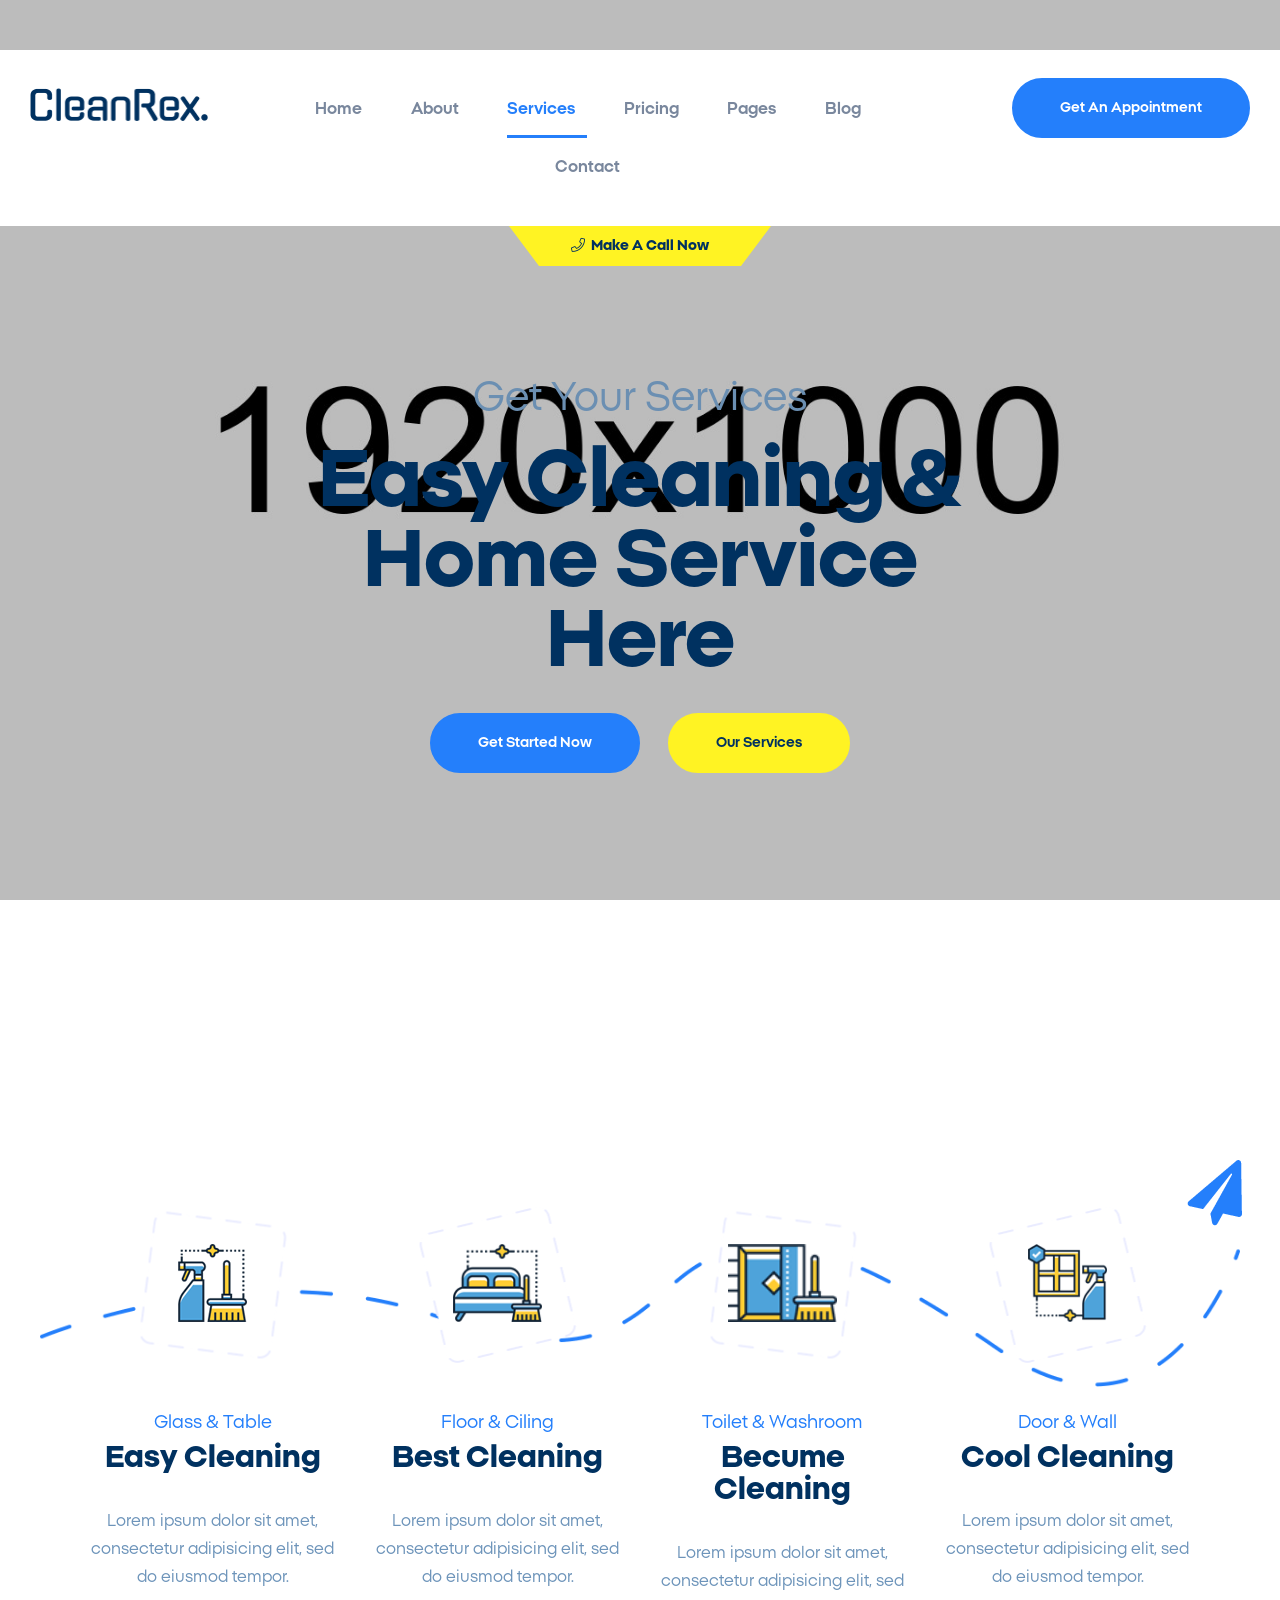
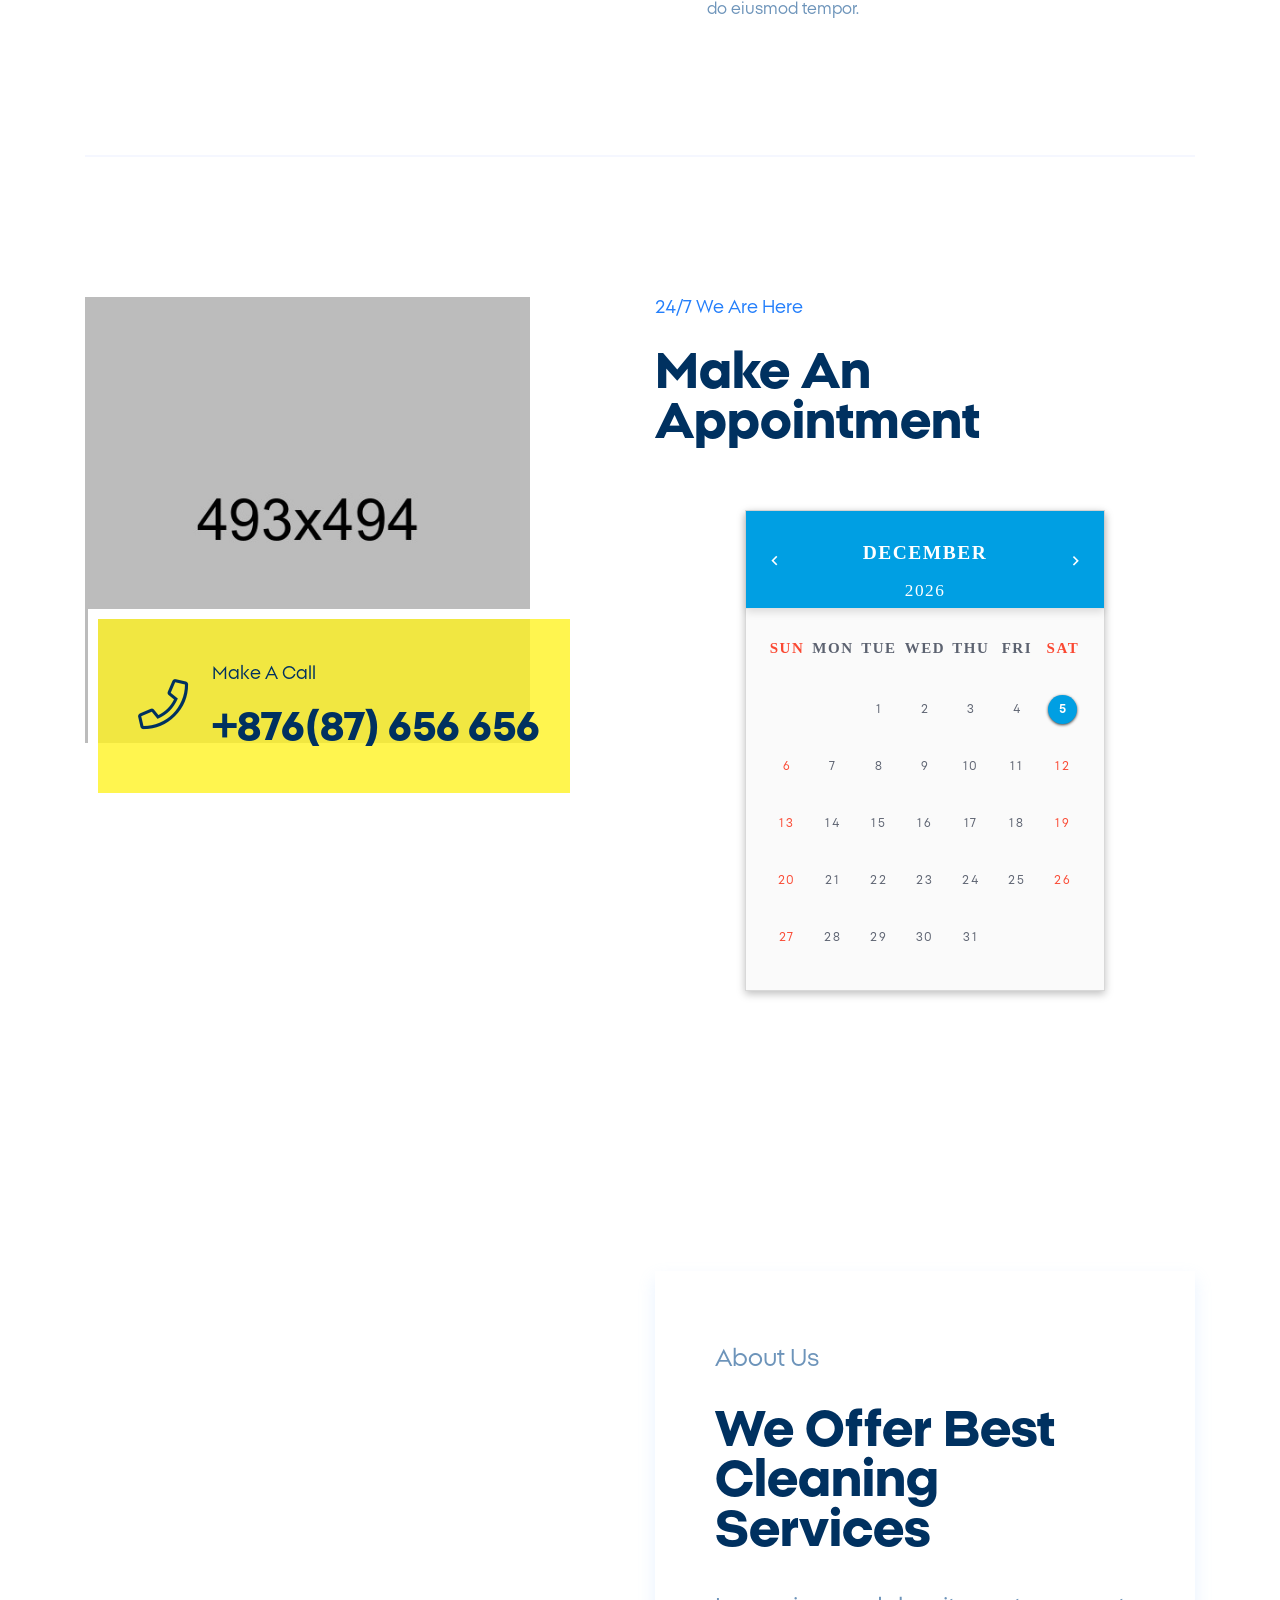
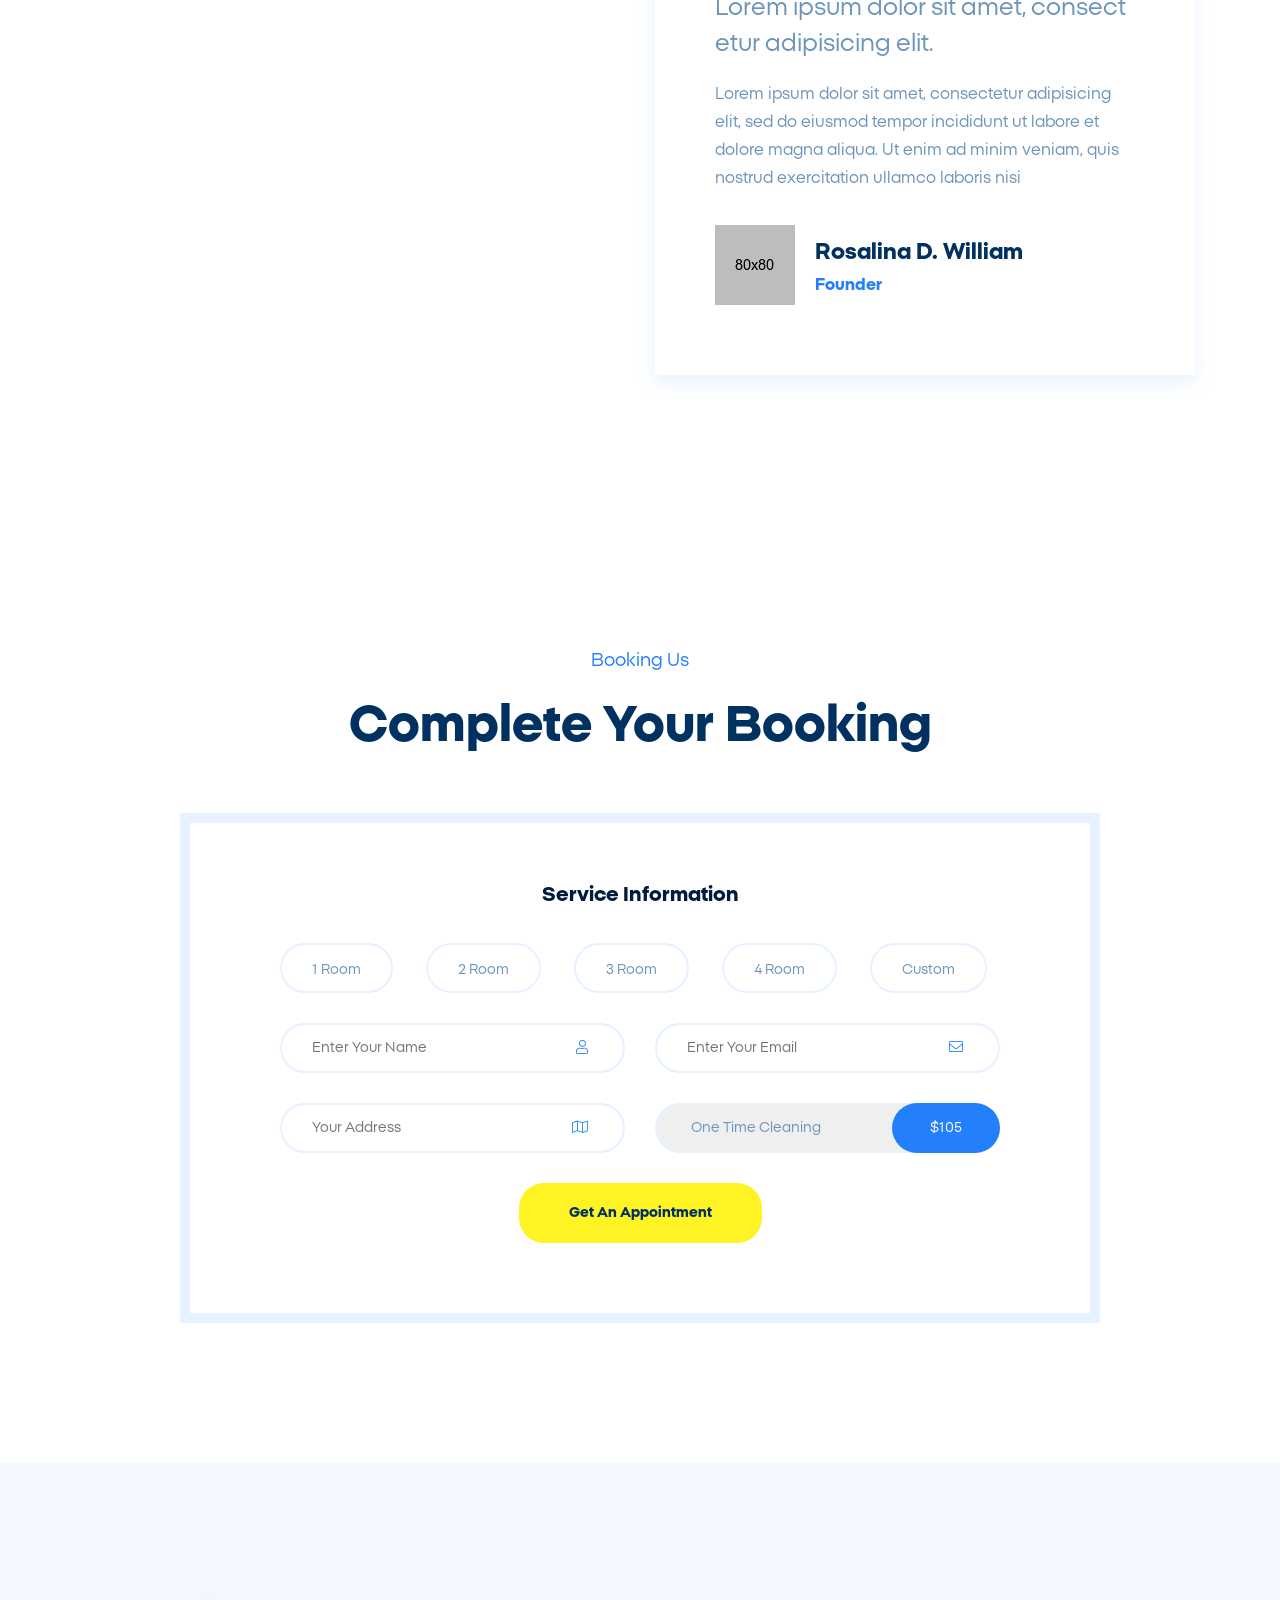
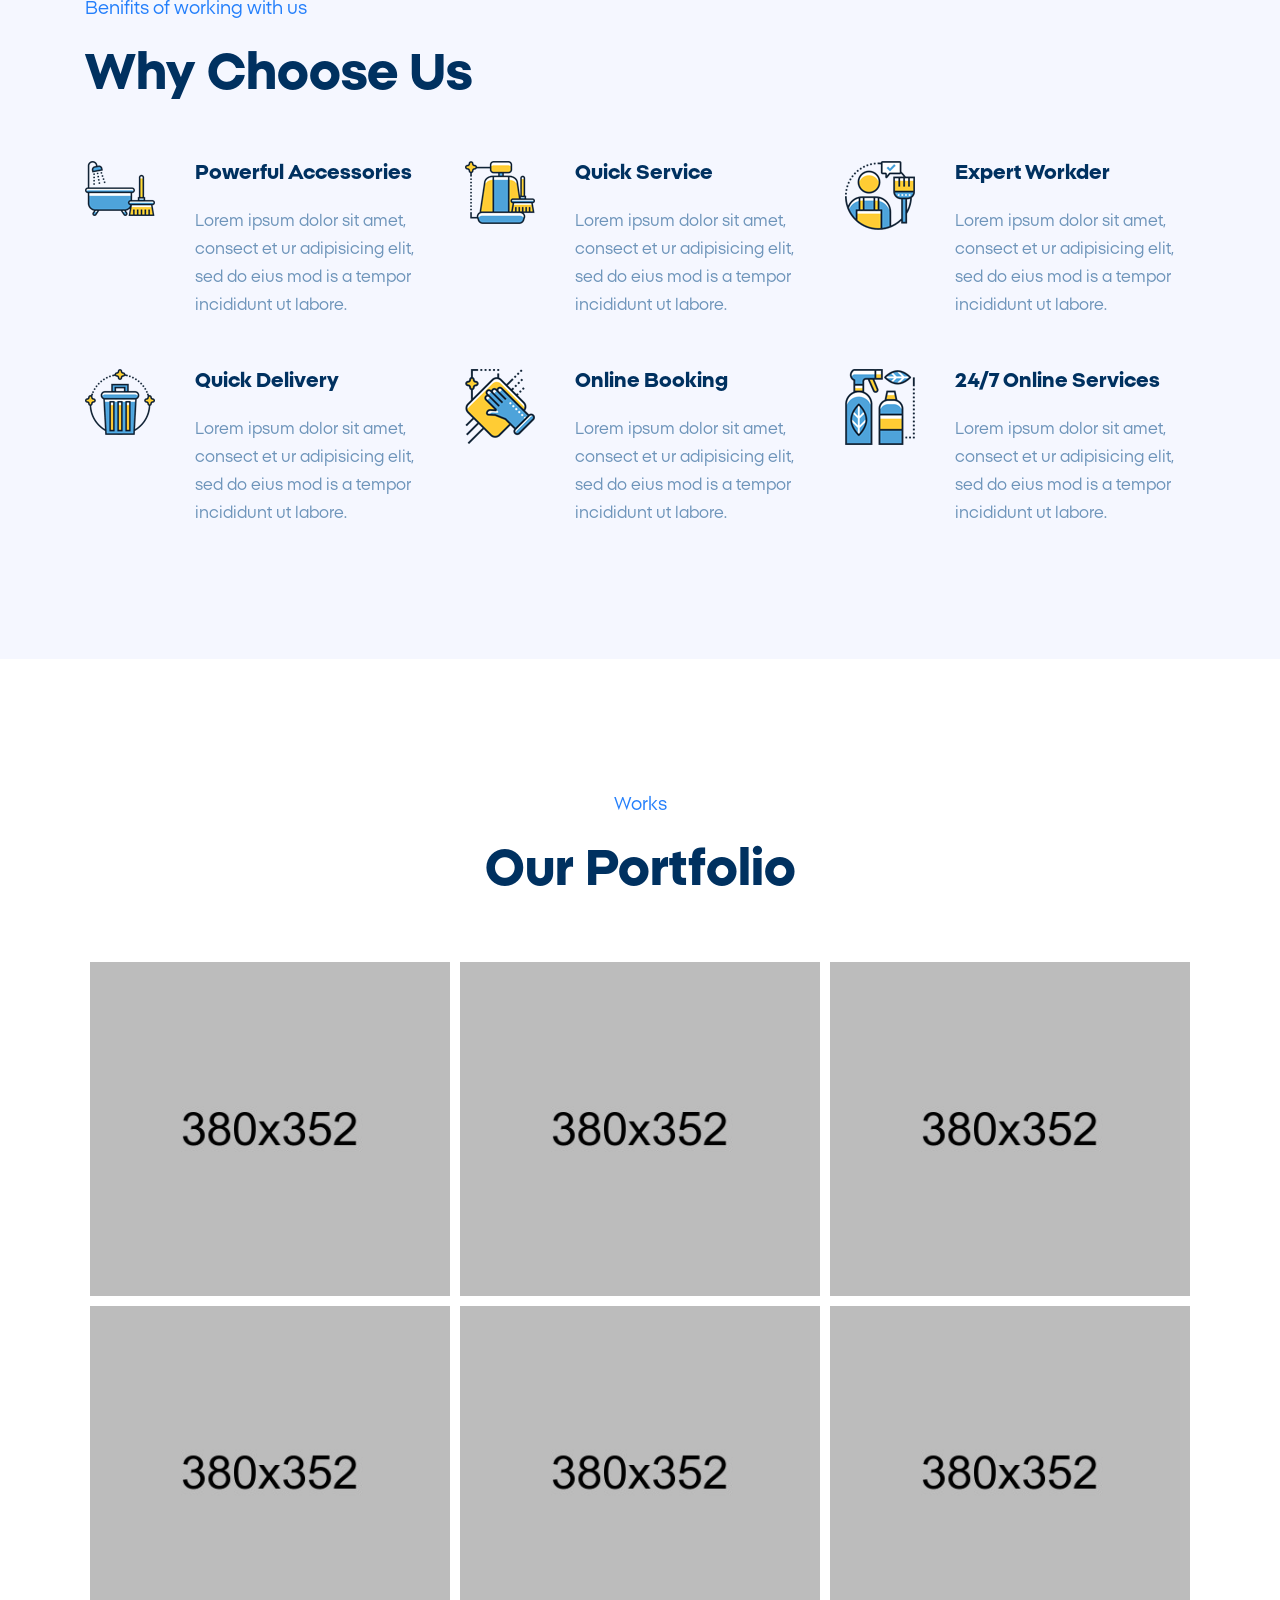
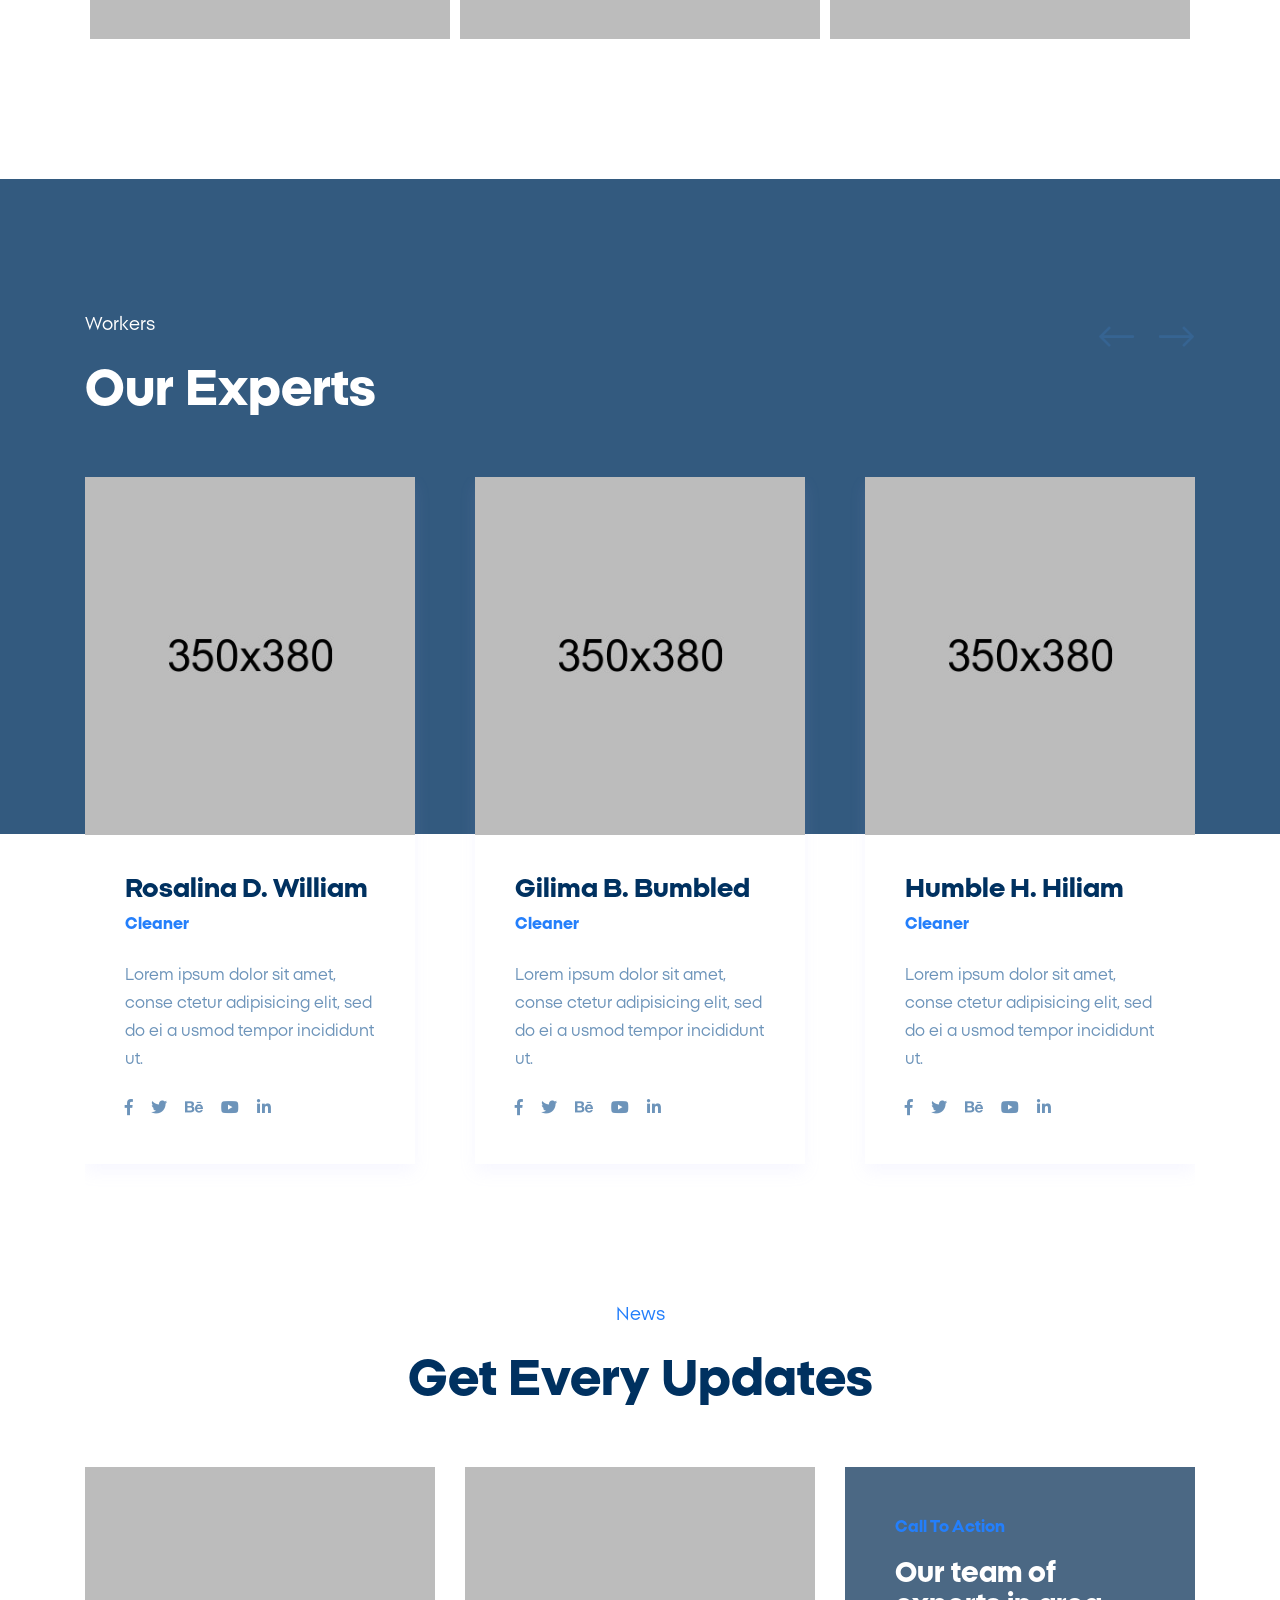
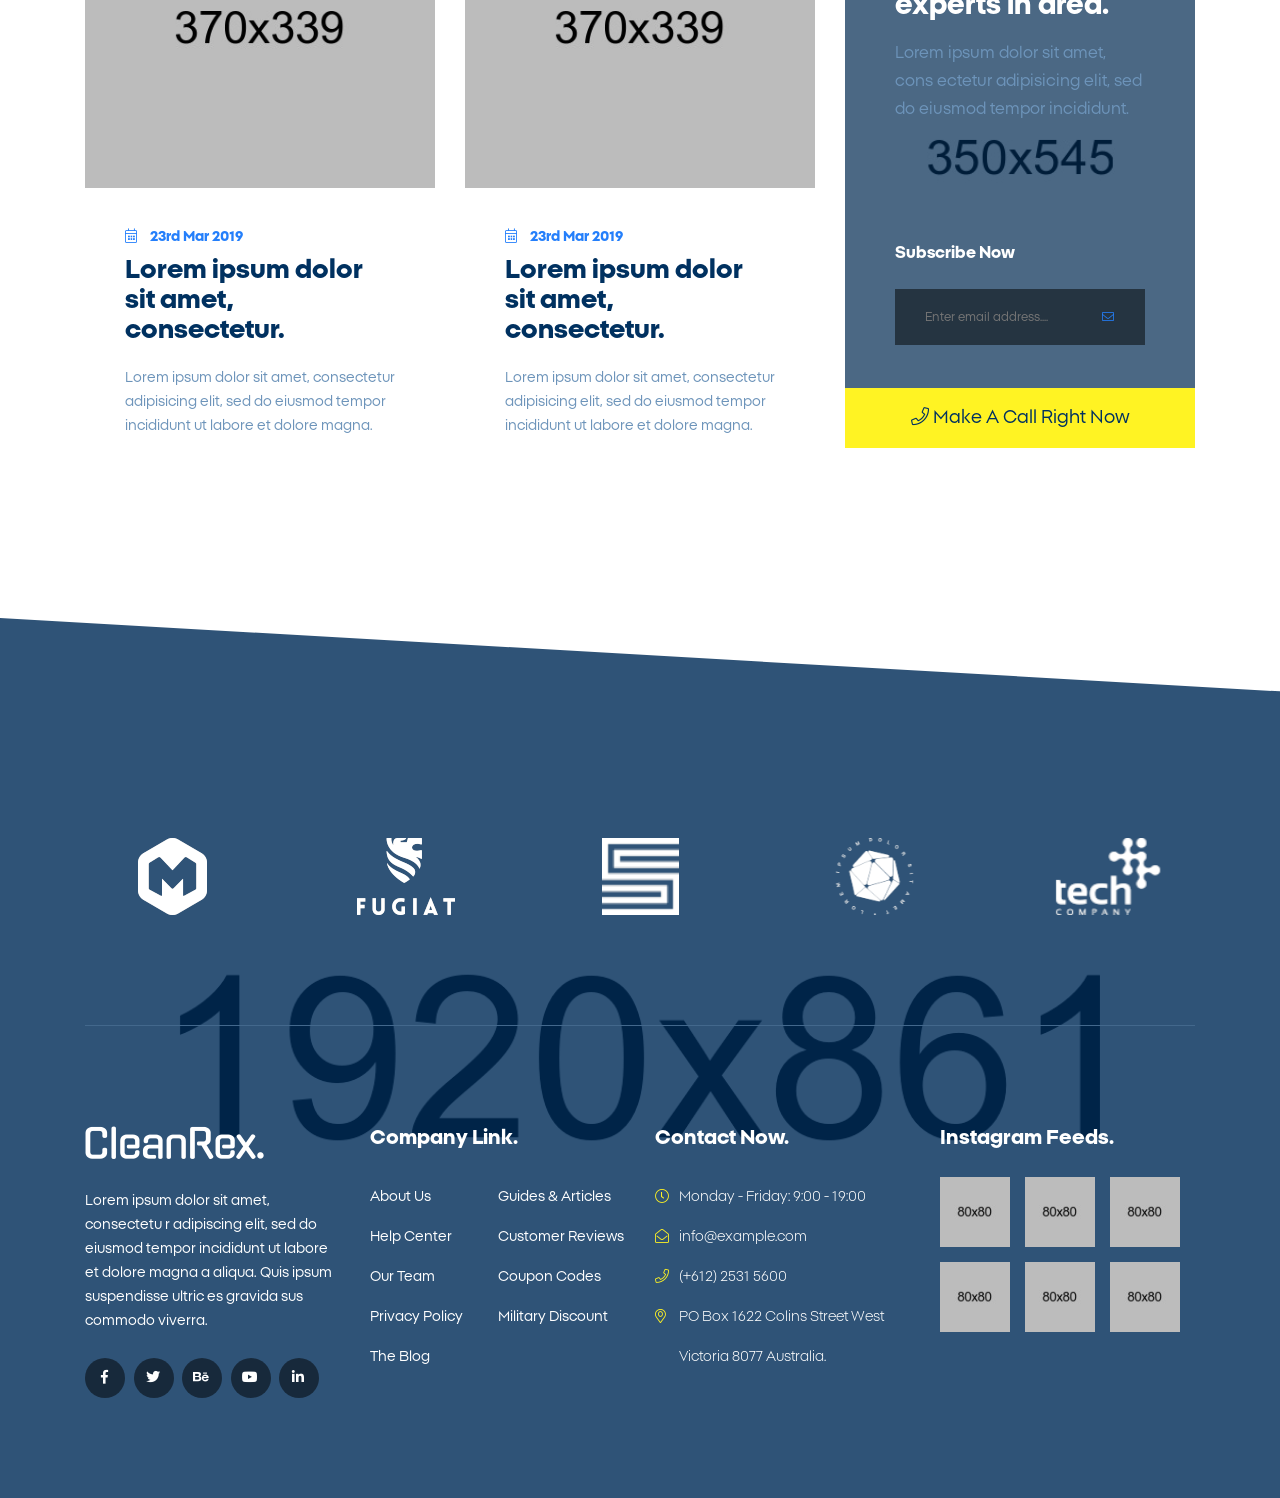
<file: wan-html/home6-cleanrex.html>
<!DOCTYPE html>
<html lang="en">

<head>
    <!--- Basic Page Needs  -->
    <meta charset="utf-8">
    <title>Cleanrex || Wan</title>
    <meta name="description" content="">
    <meta name="author" content="">
    <meta name="keywords" content="">
    <meta http-equiv="X-UA-Compatible" content="IE=edge">
    <!-- Mobile Specific Meta  -->
    <meta name="viewport" content="width=device-width, initial-scale=1, maximum-scale=1">
    <!-- CSS -->
    <link rel="stylesheet" href="css/bootstrap.min.css">
    <link rel="stylesheet" href="css/jquery-ui.css">
    <link rel="stylesheet" href="css/all.min.css">
    <link rel="stylesheet" href="css/magnific-popup.css">
    <link rel="stylesheet" href="css/owl.carousel.min.css">
    <link rel="stylesheet" href="css/animate.css">
    <link rel="stylesheet" href="css/stellarnav.min.css">
    <link rel="stylesheet" href="css/pignose.calendar.min.css">
    <link rel="stylesheet" href="fonts/stylesheet.css">
    <link rel="stylesheet" href="css/style.css">
    <link rel="stylesheet" href="css/responsive.css">
    <!-- Favicon -->
    <link rel="shortcut icon" type="image/png" href="img/favicon.ico">
    <!-- HTML5 Shim and Respond.js IE8 support of HTML5 elements and media queries -->
    <!-- WARNING: Respond.js doesn't work if you view the page via file:// -->
    <!--[if lt IE 9]>
        <script src="https://oss.maxcdn.com/libs/html5shiv/3.7.0/html5shiv.js"></script>
        <script src="https://oss.maxcdn.com/libs/respond.js/1.4.2/respond.min.js"></script>
        <![endif]-->
</head>

<body>
    <div id="preloader"></div>
    <header class="home6-header">
        <div class="header-container">
            <div class="row">
                <div class="col-lg-2 col-sm-3 col-6">
                    <div class="logo">
                        <a href="home6-cleanrex.html" class="link"><img src="img/cleanrex/logo.png" alt=""></a>
                    </div>
                </div>
                <div class="col-lg-7 col-sm-2 col-6">
                    <div class="main-menu stellarnav">
                        <ul>
                            <li><a href="#">Home</a>
                                <ul>
                                    <li><a href="index.html">Home One</a>
                                        <!-- <ul>
                                            <li><a href="#">Demo</a>
                                                <ul>
                                                    <li><a href="#">Even deeper</a>
                                                        <ul>
                                                            <li><a href="#">Demo</a></li>
                                                            <li><a href="#">Demo</a></li>
                                                            <li><a href="#">Demo</a></li>
                                                        </ul>
                                                    </li>
                                                    <li><a href="#">Demo</a></li>
                                                    <li><a href="#">Demo</a></li>
                                                    <li><a href="#">Demo</a></li>
                                                </ul>
                                            </li>
                                            <li><a href="#">Demo</a></li>
                                            <li><a href="#">Demo</a></li>
                                            <li><a href="#">Demo</a></li>
                                            <li><a href="#">Demo</a></li>
                                        </ul> -->
                                    </li>
                                    <li><a href="home2-product-showcase.html">Product Showcase</a>
                                        <!-- <ul>
                                            <li><a href="#">Demo</a></li>
                                            <li><a href="#">Demo</a></li>
                                            <li><a href="#">Demo</a></li>
                                            <li><a href="#">Demo</a></li>
                                        </ul> -->
                                    </li>
                                    <li><a href="home3-app-landing.html">App Landing</a>
                                        <!-- <ul>
                                            <li><a href="#">Deeper</a>
                                                <ul>
                                                    <li><a href="#">Demo</a></li>
                                                    <li><a href="#">Demo</a></li>
                                                    <li><a href="#">Demo</a></li>
                                                </ul>
                                            </li>
                                            <li><a href="#">Demo</a></li>
                                            <li><a href="#">Demo</a></li>
                                            <li><a href="#">Demo</a></li>
                                        </ul> -->
                                    </li>
                                    <li><a href="home4-portfolio.html">Portfolio</a></li>
                                    <li><a href="home5-sass.html">Sass</a>
                                        <!-- <ul>
                                            <li><a href="#">Demo</a></li>
                                            <li><a href="#">Demo</a></li>
                                            <li><a href="#">Demo</a></li>
                                            <li><a href="#">Demo</a></li>
                                        </ul> -->
                                    </li>
                                    <li><a href="home6-cleanrex.html">Cleanrex</a></li>
                                </ul>
                            </li>
                            <li><a href="#">About</a></li>
                            <li class="active"><a href="#">Services</a></li>
                            <li><a href="#">Pricing</a></li>
                            <li><a href="#">Pages</a></li>
                            <li><a href="blog.html">Blog</a>
                                <ul>
                                    <li><a href="blog.html">Blog</a></li>
                                    <li><a href="blog-details.html">Blog Details</a></li>
                                </ul>
                            </li>
                            <li><a href="#">Contact</a></li>
                        </ul>
                    </div>
                </div>
                <div class="col-lg-3 col-sm-7 col-12">
                    <div class="header-right">
                        <div class="get-quote">
                            <a href="#" class="link home6-btn-1">Get An Appointment</a>
                        </div>
                    </div>
                </div>
            </div>
        </div>
        <div class="home6-header-call">
            <a href="tel:000000" class="call"><span class="icon"><i class="fal fa-phone"></i></span> Make A Call Now</a>
        </div>
    </header>
    <section class="home6-hero-area">
        <div class="container">
            <div class="row">
                <div class="col-lg-8 offset-lg-2 col-12">
                    <div class="hero-content">
                        <h3 class="intro">Get Your Services</h3>
                        <h2 class="title">Easy Cleaning & Home Service Here</h2>
                        <div class="links">
                            <a class="link home6-btn-1 btn-hvr-anim-top" href="#">Get Started Now</a>
                            <a class="link home6-btn-2 btn-hvr-anim-top" href="#">Our Services</a>
                        </div>
                    </div>
                </div>
            </div>
        </div>
    </section>
    <section class="home6-service-area">
        <div class="h6sa-bg wow fadeIn" data-wow-duration="1.0s" data-wow-delay="0.5s"><img src="img/cleanrex/service-bg.png" alt=""></div>
        <div class="h6sa-icon wow fadeInUp" data-wow-duration="1.0s" data-wow-delay="1.0s"><img src="img/cleanrex/service-plane-icon.png" alt=""></div>
        <div class="container">
            <div class="row">
                <div class="col-lg-3 col-sm-6 col-12">
                    <div class="home6-single-service">
                        <div class="icon-box">
                            <span class="icon"><img src="img/cleanrex/service-1.png" alt=""></span>
                            <img class="icon-bg" src="img/cleanrex/service-icon-bg-1.png" alt="">
                        </div>
                        <div class="content">
                            <h4 class="type">Glass & Table</h4>
                            <h2 class="title">Easy Cleaning</h2>
                            <p class="text">Lorem ipsum dolor sit amet, consectetur adipisicing elit, sed do eiusmod tempor.</p>
                        </div>
                    </div>
                </div>
                <div class="col-lg-3 col-sm-6 col-12">
                    <div class="home6-single-service">
                        <div class="icon-box">
                            <span class="icon"><img src="img/cleanrex/service-2.png" alt=""></span>
                            <img class="icon-bg" src="img/cleanrex/service-icon-bg-2.png" alt="">
                        </div>
                        <div class="content">
                            <h4 class="type">Floor & Ciling</h4>
                            <h2 class="title">Best Cleaning</h2>
                            <p class="text">Lorem ipsum dolor sit amet, consectetur adipisicing elit, sed do eiusmod tempor.</p>
                        </div>
                    </div>
                </div>
                <div class="col-lg-3 col-sm-6 col-12">
                    <div class="home6-single-service">
                        <div class="icon-box">
                            <span class="icon"><img src="img/cleanrex/service-3.png" alt=""></span>
                            <img class="icon-bg" src="img/cleanrex/service-icon-bg-1.png" alt="">
                        </div>
                        <div class="content">
                            <h4 class="type">Toilet & Washroom</h4>
                            <h2 class="title">Becume Cleaning</h2>
                            <p class="text">Lorem ipsum dolor sit amet, consectetur adipisicing elit, sed do eiusmod tempor.</p>
                        </div>
                    </div>
                </div>
                <div class="col-lg-3 col-sm-6 col-12">
                    <div class="home6-single-service">
                        <div class="icon-box">
                            <span class="icon"><img src="img/cleanrex/service-4.png" alt=""></span>
                            <img class="icon-bg" src="img/cleanrex/service-icon-bg-2.png" alt="">
                        </div>
                        <div class="content">
                            <h4 class="type">Door & Wall</h4>
                            <h2 class="title">Cool Cleaning</h2>
                            <p class="text">Lorem ipsum dolor sit amet, consectetur adipisicing elit, sed do eiusmod tempor.</p>
                        </div>
                    </div>
                </div>
            </div>
            <div class="row">
                <div class="col-lg-12">
                    <div class="bd-top"></div>
                </div>
            </div>
        </div>
    </section>
    <section class="home6-appointment-aera">
        <div class="container">
            <div class="row">
                <div class="col-lg-5 col-12">
                    <div class="h6aa-banner">
                        <img src="img/cleanrex/appointment-banner.jpg" alt="">
                        <div class="make-call-box">
                            <span class="icon"><i class="fal fa-phone"></i></span>
                            <h4 class="intro">Make A Call</h4>
                            <a href="tel:+876656656" class="number">+876(87) 656 656</a>
                        </div>
                    </div>
                </div>
                <div class="col-lg-6 offset-lg-1 col-12">
                    <div class="h6aa-calander">
                        <div class="home6-section-title">
                            <h4 class="intro">24/7 We Are Here</h4>
                            <h2 class="title">Make An Appointment</h2>
                        </div>
                        <div class="calendar"></div>
                        <div class="box"></div>
                    </div>
                </div>
            </div>
        </div>
    </section>
    <section class="home6-about-area">
        <div class="container">
            <div class="row">
                <div class="col-lg-6 offset-lg-6 col-12">
                    <div class="home6-about-content">
                        <div class="home6-section-title">
                            <h4 class="intro">About Us</h4>
                            <h2 class="title">We Offer Best Cleaning Services</h2>
                        </div>
                        <h2 class="intro">Lorem ipsum dolor sit amet, consect etur adipisicing elit.</h2>
                        <p class="text">Lorem ipsum dolor sit amet, consectetur adipisicing elit, sed do eiusmod tempor incididunt ut labore et dolore magna aliqua. Ut enim ad minim veniam, quis nostrud exercitation ullamco laboris nisi</p>
                        <div class="author">
                            <div class="img"><img src="img/cleanrex/about-autor.png" alt=""></div>
                            <div class="info">
                                <h2 class="name">Rosalina D. William</h2>
                                <h5 class="desg">Founder</h5>
                            </div>
                        </div>
                    </div>
                </div>
            </div>
        </div>
    </section>
    <section class="home6-booking-area">
        <div class="container">
            <div class="row">
                <div class="col-lg-8 offset-lg-2 col-12">
                    <div class="home6-section-title">
                        <h4 class="intro">Booking Us</h4>
                        <h2 class="title">Complete Your Booking</h2>
                    </div>
                </div>
            </div>
            <div class="row">
                <div class="col-lg-10 offset-lg-1 col-12">
                    <div class="home6-booking-box">
                        <h4 class="title">Service Information</h4>
                        <form action="#">
                            <div class="h6booking-inputs">
                                <div class="box">
                                    <input type="radio" name="h6booking" value="one">
                                    <span>1 Room</span>
                                </div>
                                <div class="box">
                                    <input type="radio" name="h6booking" value="two">
                                    <span>2 Room</span>
                                </div>
                                <div class="box">
                                    <input type="radio" name="h6booking" value="three">
                                    <span>3 Room</span>
                                </div>
                                <div class="box">
                                    <input type="radio" name="h6booking" value="four">
                                    <span>4 Room</span>
                                </div>
                                <div class="box">
                                    <input type="radio" name="h6booking" value="custom">
                                    <span>Custom</span>
                                </div>
                            </div>
                            <div class="row">
                                <div class="col-lg-6 col-12">
                                    <div class="h6booking-input-box">
                                        <input type="text" placeholder="Enter Your Name">
                                        <span class="icon"><i class="fal fa-user"></i></span>
                                    </div>
                                </div>
                                <div class="col-lg-6 col-12">
                                    <div class="h6booking-input-box">
                                        <input type="email" placeholder="Enter Your Email">
                                        <span class="icon"><i class="fal fa-envelope"></i></span>
                                    </div>
                                </div>
                                <div class="col-lg-6 col-12">
                                    <div class="h6booking-input-box">
                                        <input type="text" placeholder="Your Address">
                                        <span class="icon"><i class="fal fa-map"></i></span>
                                    </div>
                                </div>
                                <div class="col-lg-6 col-12">
                                    <div class="h6booking-input-box">
                                        <select>
                                            <option>One Time Cleaning</option>
                                            <option>One Time Cleaning</option>
                                        </select>
                                        <span class="number">$105</span>
                                    </div>
                                </div>
                                <div class="col-12">
                                    <div class="h6booking-input-box text-center">
                                        <input type="submit" value="Get An Appointment" class="hvr-bs">
                                    </div>
                                </div>
                            </div>
                        </form>
                    </div>
                </div>
            </div>
        </div>
    </section>
    <section class="home6-why-area">
        <div class="container">
            <div class="row">
                <div class="col-lg-8 col-12">
                    <div class="home6-section-title">
                        <h4 class="intro">Benifits of working with us</h4>
                        <h2 class="title">Why Choose Us</h2>
                    </div>
                </div>
            </div>
            <div class="row">
                <div class="col-lg-4 col-md-6 col-12">
                    <div class="home6-single-why">
                        <div class="icon-box">
                            <span class="icon"><img src="img/cleanrex/why-1.png" alt=""></span>
                        </div>
                        <div class="content">
                            <h4 class="title">Powerful Accessories</h4>
                            <p class="text">Lorem ipsum dolor sit amet, consect et ur adipisicing elit, sed do eius mod is a tempor incididunt ut labore. </p>
                        </div>
                    </div>
                </div>
                <div class="col-lg-4 col-md-6 col-12">
                    <div class="home6-single-why">
                        <div class="icon-box">
                            <span class="icon"><img src="img/cleanrex/why-2.png" alt=""></span>
                        </div>
                        <div class="content">
                            <h4 class="title">Quick Service</h4>
                            <p class="text">Lorem ipsum dolor sit amet, consect et ur adipisicing elit, sed do eius mod is a tempor incididunt ut labore. </p>
                        </div>
                    </div>
                </div>
                <div class="col-lg-4 col-md-6 col-12">
                    <div class="home6-single-why">
                        <div class="icon-box">
                            <span class="icon"><img src="img/cleanrex/why-3.png" alt=""></span>
                        </div>
                        <div class="content">
                            <h4 class="title">Expert Workder</h4>
                            <p class="text">Lorem ipsum dolor sit amet, consect et ur adipisicing elit, sed do eius mod is a tempor incididunt ut labore. </p>
                        </div>
                    </div>
                </div>
                <div class="col-lg-4 col-md-6 col-12">
                    <div class="home6-single-why">
                        <div class="icon-box">
                            <span class="icon"><img src="img/cleanrex/why-4.png" alt=""></span>
                        </div>
                        <div class="content">
                            <h4 class="title">Quick Delivery</h4>
                            <p class="text">Lorem ipsum dolor sit amet, consect et ur adipisicing elit, sed do eius mod is a tempor incididunt ut labore. </p>
                        </div>
                    </div>
                </div>
                <div class="col-lg-4 col-md-6 col-12">
                    <div class="home6-single-why">
                        <div class="icon-box">
                            <span class="icon"><img src="img/cleanrex/why-5.png" alt=""></span>
                        </div>
                        <div class="content">
                            <h4 class="title">Online Booking</h4>
                            <p class="text">Lorem ipsum dolor sit amet, consect et ur adipisicing elit, sed do eius mod is a tempor incididunt ut labore. </p>
                        </div>
                    </div>
                </div>
                <div class="col-lg-4 col-md-6 col-12">
                    <div class="home6-single-why">
                        <div class="icon-box">
                            <span class="icon"><img src="img/cleanrex/why-6.png" alt=""></span>
                        </div>
                        <div class="content">
                            <h4 class="title">24/7 Online Services</h4>
                            <p class="text">Lorem ipsum dolor sit amet, consect et ur adipisicing elit, sed do eius mod is a tempor incididunt ut labore. </p>
                        </div>
                    </div>
                </div>
            </div>
        </div>
    </section>
    <section class="home6-portfolio-area">
        <div class="container">
            <div class="row">
                <div class="col-lg-8 offset-lg-2 col-12">
                    <div class="home6-section-title">
                        <h4 class="intro">Works</h4>
                        <h2 class="title">Our Portfolio</h2>
                    </div>
                </div>
            </div>
            <div class="row no-gutters">
                <div class="col-lg-4 col-sm-6 col-12">
                    <div class="single-home6-portofolio">
                        <a class="test-popup-link" href="img/cleanrex/portfolio-1.jpg"><img src="img/cleanrex/portfolio-1.jpg" alt=""></a>
                    </div>
                </div>
                <div class="col-lg-4 col-sm-6 col-12">
                    <div class="single-home6-portofolio">
                        <a class="test-popup-link" href="img/cleanrex/portfolio-2.jpg"><img src="img/cleanrex/portfolio-2.jpg" alt=""></a>
                    </div>
                </div>
                <div class="col-lg-4 col-sm-6 col-12">
                    <div class="single-home6-portofolio">
                        <a class="test-popup-link" href="img/cleanrex/portfolio-3.jpg"><img src="img/cleanrex/portfolio-3.jpg" alt=""></a>
                    </div>
                </div>
                <div class="col-lg-4 col-sm-6 col-12">
                    <div class="single-home6-portofolio">
                        <a class="test-popup-link" href="img/cleanrex/portfolio-4.jpg"><img src="img/cleanrex/portfolio-4.jpg" alt=""></a>
                    </div>
                </div>
                <div class="col-lg-4 col-sm-6 col-12">
                    <div class="single-home6-portofolio">
                        <a class="test-popup-link" href="img/cleanrex/portfolio-5.jpg"><img src="img/cleanrex/portfolio-5.jpg" alt=""></a>
                    </div>
                </div>
                <div class="col-lg-4 col-sm-6 col-12">
                    <div class="single-home6-portofolio">
                        <a class="test-popup-link" href="img/cleanrex/portfolio-6.jpg"><img src="img/cleanrex/portfolio-6.jpg" alt=""></a>
                    </div>
                </div>
            </div>
        </div>
    </section>
    <section class="home6-team-area bg-with-blue">
        <div class="container">
            <div class="row">
                <div class="col-lg-8 col-12">
                    <div class="home6-section-title color-white">
                        <h4 class="intro">Workers</h4>
                        <h2 class="title">Our Experts</h2>
                    </div>
                </div>
            </div>
            <div class="home6-team-carousel owl-carousel">
                <div class="single-home6-team">
                    <div class="img">
                        <img src="img/cleanrex/team-1.jpg" alt="">
                    </div>
                    <div class="content">
                        <h2 class="name">Rosalina D. William</h2>
                        <h5 class="desg">Cleaner</h5>
                        <p class="text">Lorem ipsum dolor sit amet, conse ctetur adipisicing elit, sed do ei a usmod tempor incididunt ut.</p>
                        <ul class="social-links">
                            <li><a href="#" target="_blank"><i class="fab fa-facebook-f"></i></a></li>
                            <li><a href="#" target="_blank"><i class="fab fa-twitter"></i></a></li>
                            <li><a href="#" target="_blank"><i class="fab fa-behance"></i></a></li>
                            <li><a href="#" target="_blank"><i class="fab fa-youtube"></i></a></li>
                            <li><a href="#" target="_blank"><i class="fab fa-linkedin-in"></i></a></li>
                        </ul>
                    </div>
                </div>
                <div class="single-home6-team">
                    <div class="img">
                        <img src="img/cleanrex/team-2.jpg" alt="">
                    </div>
                    <div class="content">
                        <h2 class="name">Gilima B. Bumbled</h2>
                        <h5 class="desg">Cleaner</h5>
                        <p class="text">Lorem ipsum dolor sit amet, conse ctetur adipisicing elit, sed do ei a usmod tempor incididunt ut.</p>
                        <ul class="social-links">
                            <li><a href="#" target="_blank"><i class="fab fa-facebook-f"></i></a></li>
                            <li><a href="#" target="_blank"><i class="fab fa-twitter"></i></a></li>
                            <li><a href="#" target="_blank"><i class="fab fa-behance"></i></a></li>
                            <li><a href="#" target="_blank"><i class="fab fa-youtube"></i></a></li>
                            <li><a href="#" target="_blank"><i class="fab fa-linkedin-in"></i></a></li>
                        </ul>
                    </div>
                </div>
                <div class="single-home6-team">
                    <div class="img">
                        <img src="img/cleanrex/team-3.jpg" alt="">
                    </div>
                    <div class="content">
                        <h2 class="name">Humble H. Hiliam</h2>
                        <h5 class="desg">Cleaner</h5>
                        <p class="text">Lorem ipsum dolor sit amet, conse ctetur adipisicing elit, sed do ei a usmod tempor incididunt ut.</p>
                        <ul class="social-links">
                            <li><a href="#" target="_blank"><i class="fab fa-facebook-f"></i></a></li>
                            <li><a href="#" target="_blank"><i class="fab fa-twitter"></i></a></li>
                            <li><a href="#" target="_blank"><i class="fab fa-behance"></i></a></li>
                            <li><a href="#" target="_blank"><i class="fab fa-youtube"></i></a></li>
                            <li><a href="#" target="_blank"><i class="fab fa-linkedin-in"></i></a></li>
                        </ul>
                    </div>
                </div>
                <div class="single-home6-team">
                    <div class="img">
                        <img src="img/cleanrex/team-1.jpg" alt="">
                    </div>
                    <div class="content">
                        <h2 class="name">Rosalina D. William</h2>
                        <h5 class="desg">Cleaner</h5>
                        <p class="text">Lorem ipsum dolor sit amet, conse ctetur adipisicing elit, sed do ei a usmod tempor incididunt ut.</p>
                        <ul class="social-links">
                            <li><a href="#" target="_blank"><i class="fab fa-facebook-f"></i></a></li>
                            <li><a href="#" target="_blank"><i class="fab fa-twitter"></i></a></li>
                            <li><a href="#" target="_blank"><i class="fab fa-behance"></i></a></li>
                            <li><a href="#" target="_blank"><i class="fab fa-youtube"></i></a></li>
                            <li><a href="#" target="_blank"><i class="fab fa-linkedin-in"></i></a></li>
                        </ul>
                    </div>
                </div>
                <div class="single-home6-team">
                    <div class="img">
                        <img src="img/cleanrex/team-2.jpg" alt="">
                    </div>
                    <div class="content">
                        <h2 class="name">Gilima B. Bumbled</h2>
                        <h5 class="desg">Cleaner</h5>
                        <p class="text">Lorem ipsum dolor sit amet, conse ctetur adipisicing elit, sed do ei a usmod tempor incididunt ut.</p>
                        <ul class="social-links">
                            <li><a href="#" target="_blank"><i class="fab fa-facebook-f"></i></a></li>
                            <li><a href="#" target="_blank"><i class="fab fa-twitter"></i></a></li>
                            <li><a href="#" target="_blank"><i class="fab fa-behance"></i></a></li>
                            <li><a href="#" target="_blank"><i class="fab fa-youtube"></i></a></li>
                            <li><a href="#" target="_blank"><i class="fab fa-linkedin-in"></i></a></li>
                        </ul>
                    </div>
                </div>
                <div class="single-home6-team">
                    <div class="img">
                        <img src="img/cleanrex/team-3.jpg" alt="">
                    </div>
                    <div class="content">
                        <h2 class="name">Humble H. Hiliam</h2>
                        <h5 class="desg">Cleaner</h5>
                        <p class="text">Lorem ipsum dolor sit amet, conse ctetur adipisicing elit, sed do ei a usmod tempor incididunt ut.</p>
                        <ul class="social-links">
                            <li><a href="#" target="_blank"><i class="fab fa-facebook-f"></i></a></li>
                            <li><a href="#" target="_blank"><i class="fab fa-twitter"></i></a></li>
                            <li><a href="#" target="_blank"><i class="fab fa-behance"></i></a></li>
                            <li><a href="#" target="_blank"><i class="fab fa-youtube"></i></a></li>
                            <li><a href="#" target="_blank"><i class="fab fa-linkedin-in"></i></a></li>
                        </ul>
                    </div>
                </div>
            </div>
        </div>
    </section>
    <section class="home6-news-area">
        <div class="container">
            <div class="row">
                <div class="col-lg-8 offset-lg-2 col-12">
                    <div class="home6-section-title">
                        <h4 class="intro">News</h4>
                        <h2 class="title">Get Every Updates</h2>
                    </div>
                </div>
            </div>
            <div class="row justify-content-center">
                <div class="col-lg-4 col-sm-6 col-12 wow fadeInLeft animated" data-wow-delay="00ms" data-wow-duration="1500ms">
                    <div class="home6-single-blog">
                        <div class="img"><img src="img/cleanrex/news-1.jpg" alt=""></div>
                        <div class="content">
                            <p class="date"><span class="icon"><i class="fal fa-calendar-alt"></i></span> 23rd Mar 2019</p>
                            <a href="#" class="title">Lorem ipsum dolor sit amet, consectetur.</a>
                            <p class="text">Lorem ipsum dolor sit amet, consectetur adipisicing elit, sed do eiusmod tempor incididunt ut labore et dolore magna.</p>
                        </div>
                    </div>
                </div>
                <div class="col-lg-4 col-sm-6 col-12 wow fadeInUp animated" data-wow-delay="00ms" data-wow-duration="1500ms">
                    <div class="home6-single-blog">
                        <div class="img"><img src="img/cleanrex/news-2.jpg" alt=""></div>
                        <div class="content">
                            <p class="date"><span class="icon"><i class="fal fa-calendar-alt"></i></span> 23rd Mar 2019</p>
                            <a href="#" class="title">Lorem ipsum dolor sit amet, consectetur.</a>
                            <p class="text">Lorem ipsum dolor sit amet, consectetur adipisicing elit, sed do eiusmod tempor incididunt ut labore et dolore magna.</p>
                        </div>
                    </div>
                </div>
                <div class="col-lg-4 col-sm-12 col-12 wow fadeInRight animated" data-wow-delay="00ms" data-wow-duration="1500ms">
                    <div class="home6-callto-action bg-with-blue">
                        <h5 class="intro">Call To Action</h5>
                        <h2 class="title">Our team of experts in area.</h2>
                        <p class="text">Lorem ipsum dolor sit amet, cons ectetur adipisicing elit, sed do eiusmod tempor incididunt.</p>
                        <div class="subscribe">
                            <h5 class="label">Subscribe Now</h5>
                            <div class="s-input-box">
                                <input type="text" placeholder="Enter email address....">
                                <button><i class="fal fa-envelope"></i></button>
                            </div>
                        </div>
                        <a href="tel:00000" class="call"><span class="icon"><i class="fal fa-phone"></i></span> Make A Call Right Now</a>
                    </div>
                </div>
            </div>
        </div>
    </section>
    <footer class="home6-footer bg-with-blue">
        <div class="h6-footer-brand">
            <div class="container">
                <div class="h6-footer-carousel owl-carousel">
                    <div class="h6-single-brand">
                        <img src="img/cleanrex/brand-1.png" alt="">
                    </div>
                    <div class="h6-single-brand">
                        <img src="img/cleanrex/brand-2.png" alt="">
                    </div>
                    <div class="h6-single-brand">
                        <img src="img/cleanrex/brand-3.png" alt="">
                    </div>
                    <div class="h6-single-brand">
                        <img src="img/cleanrex/brand-4.png" alt="">
                    </div>
                    <div class="h6-single-brand">
                        <img src="img/cleanrex/brand-5.png" alt="">
                    </div>
                    <div class="h6-single-brand">
                        <img src="img/cleanrex/brand-6.png" alt="">
                    </div>
                </div>
            </div>
        </div>
        <div class="h6-footer-contents">
            <div class="container">
                <div class="row">
                    <div class="col-lg-3 col-md-6 col-12">
                        <div class="h6-footer-widget">
                            <div class="flogo">
                                <img src="img/cleanrex/footer-logo.png" alt="">
                            </div>
                            <p class="text">Lorem ipsum dolor sit amet, consectetu r adipiscing elit, sed do eiusmod tempor incididunt ut labore et dolore magna a aliqua. Quis ipsum suspendisse ultric es gravida sus commodo viverra.</p>
                            <ul class="social-links">
                                <li><a href="#" target="_blank"><i class="fab fa-facebook-f"></i></a></li>
                                <li><a href="#" target="_blank"><i class="fab fa-twitter"></i></a></li>
                                <li><a href="#" target="_blank"><i class="fab fa-behance"></i></a></li>
                                <li><a href="#" target="_blank"><i class="fab fa-youtube"></i></a></li>
                                <li><a href="#" target="_blank"><i class="fab fa-linkedin-in"></i></a></li>
                            </ul>
                        </div>
                    </div>
                    <div class="col-lg-3 col-md-6 col-12">
                        <div class="h6-footer-widget">
                            <h4 class="title">Company Link.</h4>
                            <ul class="links">
                                <li><a href="#">About Us</a></li>
                                <li><a href="#">Guides & Articles</a></li>
                                <li><a href="#">Help Center</a></li>
                                <li><a href="#">Customer Reviews</a></li>
                                <li><a href="#">Our Team</a></li>
                                <li><a href="#">Coupon Codes</a></li>
                                <li><a href="#">Privacy Policy</a></li>
                                <li><a href="#">Military Discount</a></li>
                                <li><a href="#">The Blog</a></li>
                            </ul>
                        </div>
                    </div>
                    <div class="col-lg-3 col-md-6 col-12">
                        <div class="h6-footer-widget">
                            <h4 class="title">Contact Now.</h4>
                            <ul class="address">
                                <li><span class="icon"><i class="fal fa-clock"></i></span> Monday - Friday: 9:00 - 19:00</li>
                                <li><span class="icon"><i class="fal fa-envelope-open"></i></span> info@example.com</li>
                                <li><span class="icon"><i class="fal fa-phone"></i></span> (+612) 2531 5600</li>
                                <li><span class="icon"><i class="fal fa-map-marker-alt"></i></span> PO Box 1622 Colins Street West Victoria 8077 Australia.</li>
                            </ul>
                        </div>
                    </div>
                    <div class="col-lg-3 col-md-6 col-12">
                        <div class="h6-footer-widget">
                            <h4 class="title">Instagram Feeds.</h4>
                            <ul class="insta">
                                <li><a href="#"><img src="img/cleanrex/insta-1.jpg" alt=""></a></li>
                                <li><a href="#"><img src="img/cleanrex/insta-2.jpg" alt=""></a></li>
                                <li><a href="#"><img src="img/cleanrex/insta-3.jpg" alt=""></a></li>
                                <li><a href="#"><img src="img/cleanrex/insta-4.jpg" alt=""></a></li>
                                <li><a href="#"><img src="img/cleanrex/insta-5.jpg" alt=""></a></li>
                                <li><a href="#"><img src="img/cleanrex/insta-6.jpg" alt=""></a></li>
                            </ul>
                        </div>
                    </div>
                </div>
            </div>
        </div>
    </footer>
    <!-- Scripts -->
    <script src="js/jquery-3.3.1.min.js"></script>
    <script src="js/jquery-ui.js"></script>
    <script src="js/wow.min.js"></script>
    <script src="js/owl.carousel.min.js"></script>
    <script src="js/jquery.counterup.min.js"></script>
    <script src="js/countdown.js"></script>
    <script src="js/pignose.calendar.min.js"></script>
    <script src="js/isotope.pkgd.min.js"></script>
    <script src="js/imagesloaded.pkgd.min.js"></script>
    <script src="js/jquery.magnific-popup.min.js"></script>
    <script src="js/stellarnav.min.js"></script>
    <script src="js/jquery.scrollUp.js"></script>
    <script src="js/jquery.waypoints.min.js"></script>
    <script src="js/popper.min.js"></script>
    <script src="js/bootstrap.min.js"></script>
    <script src="js/theme.js"></script>
</body>

</html>
</file>
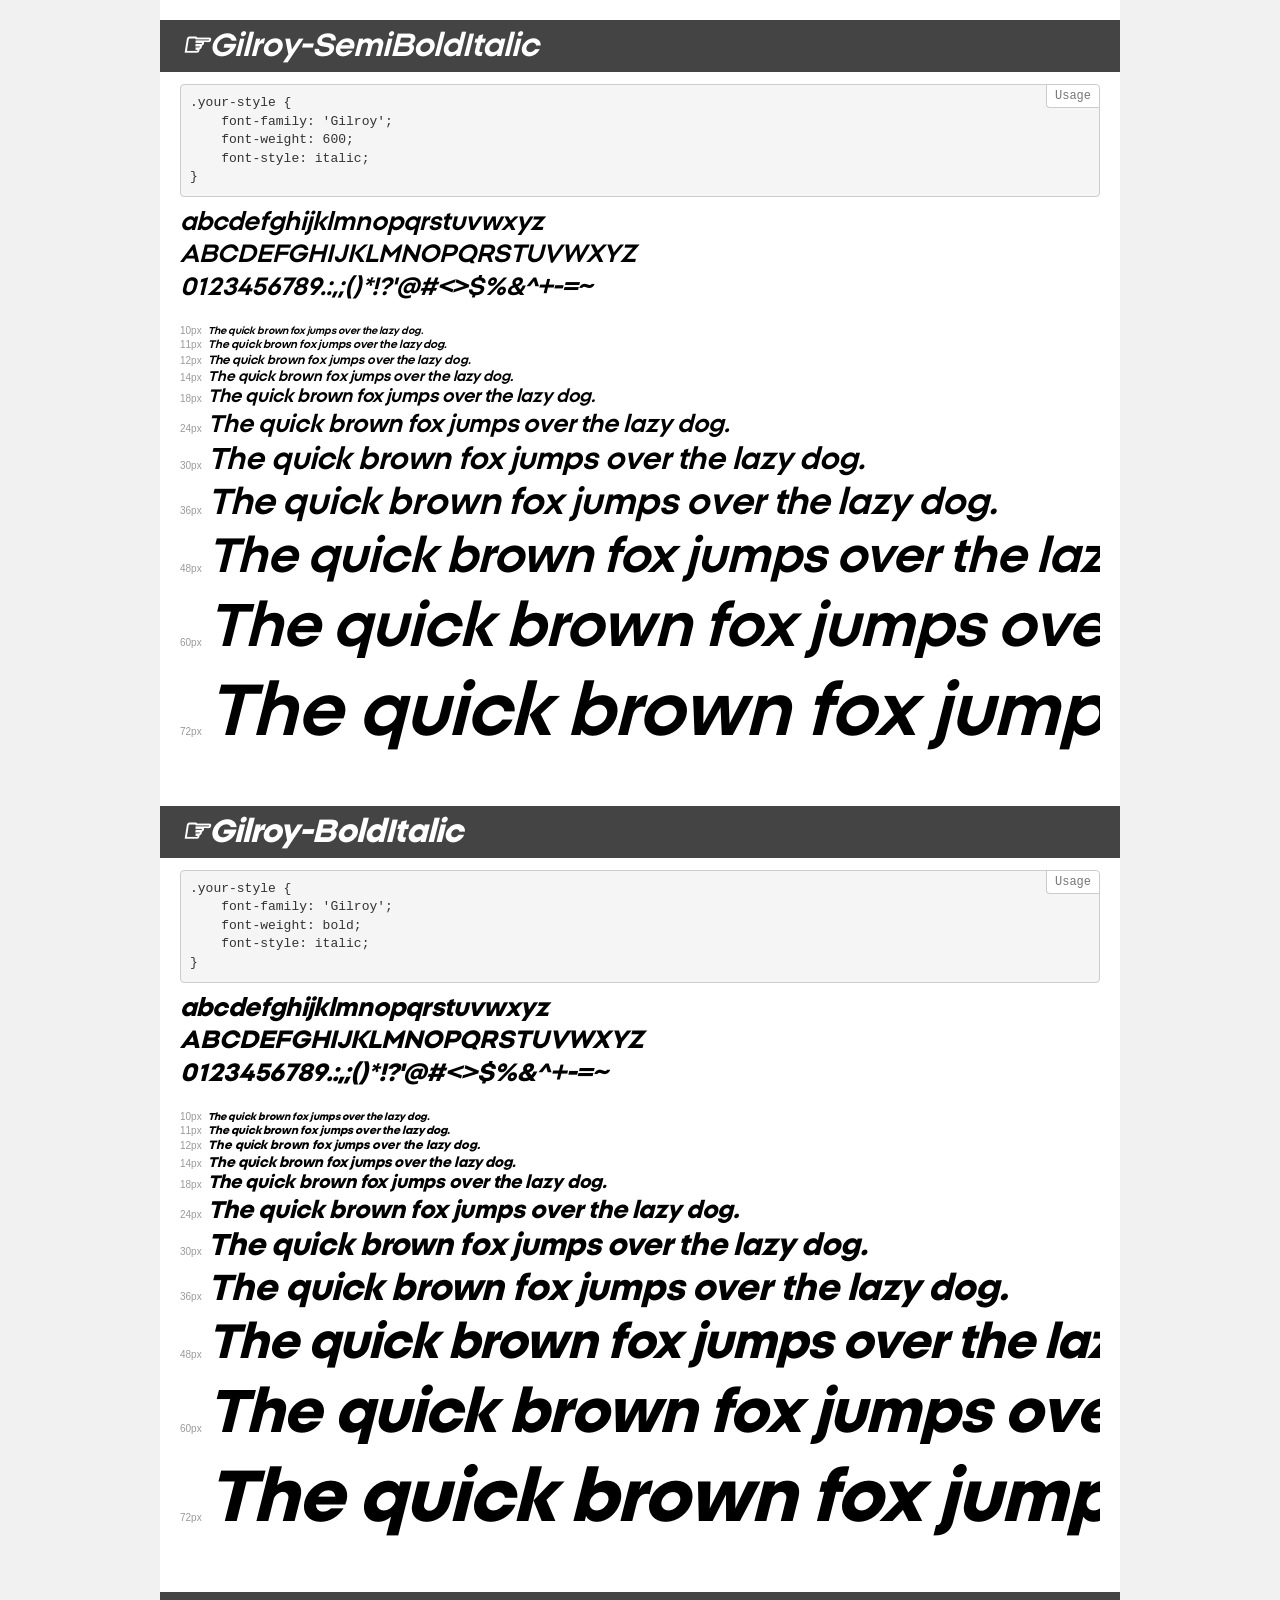
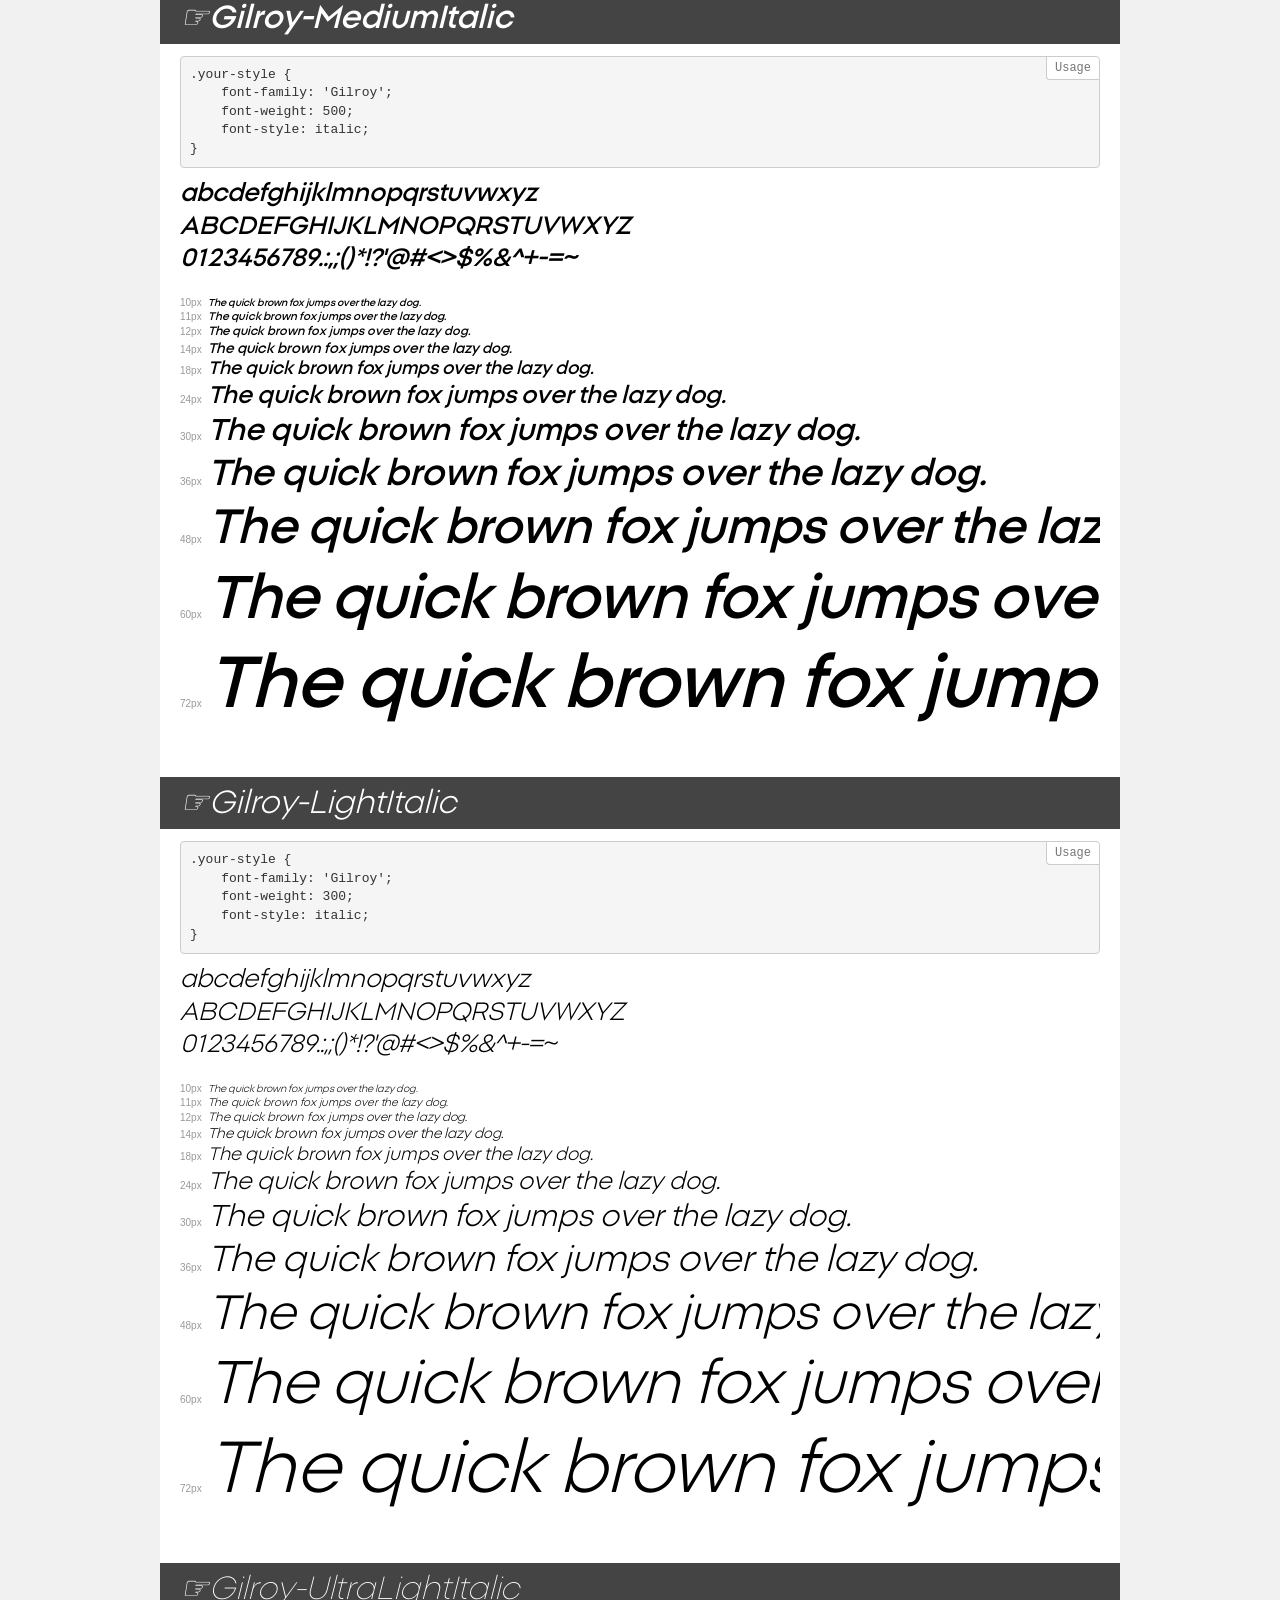
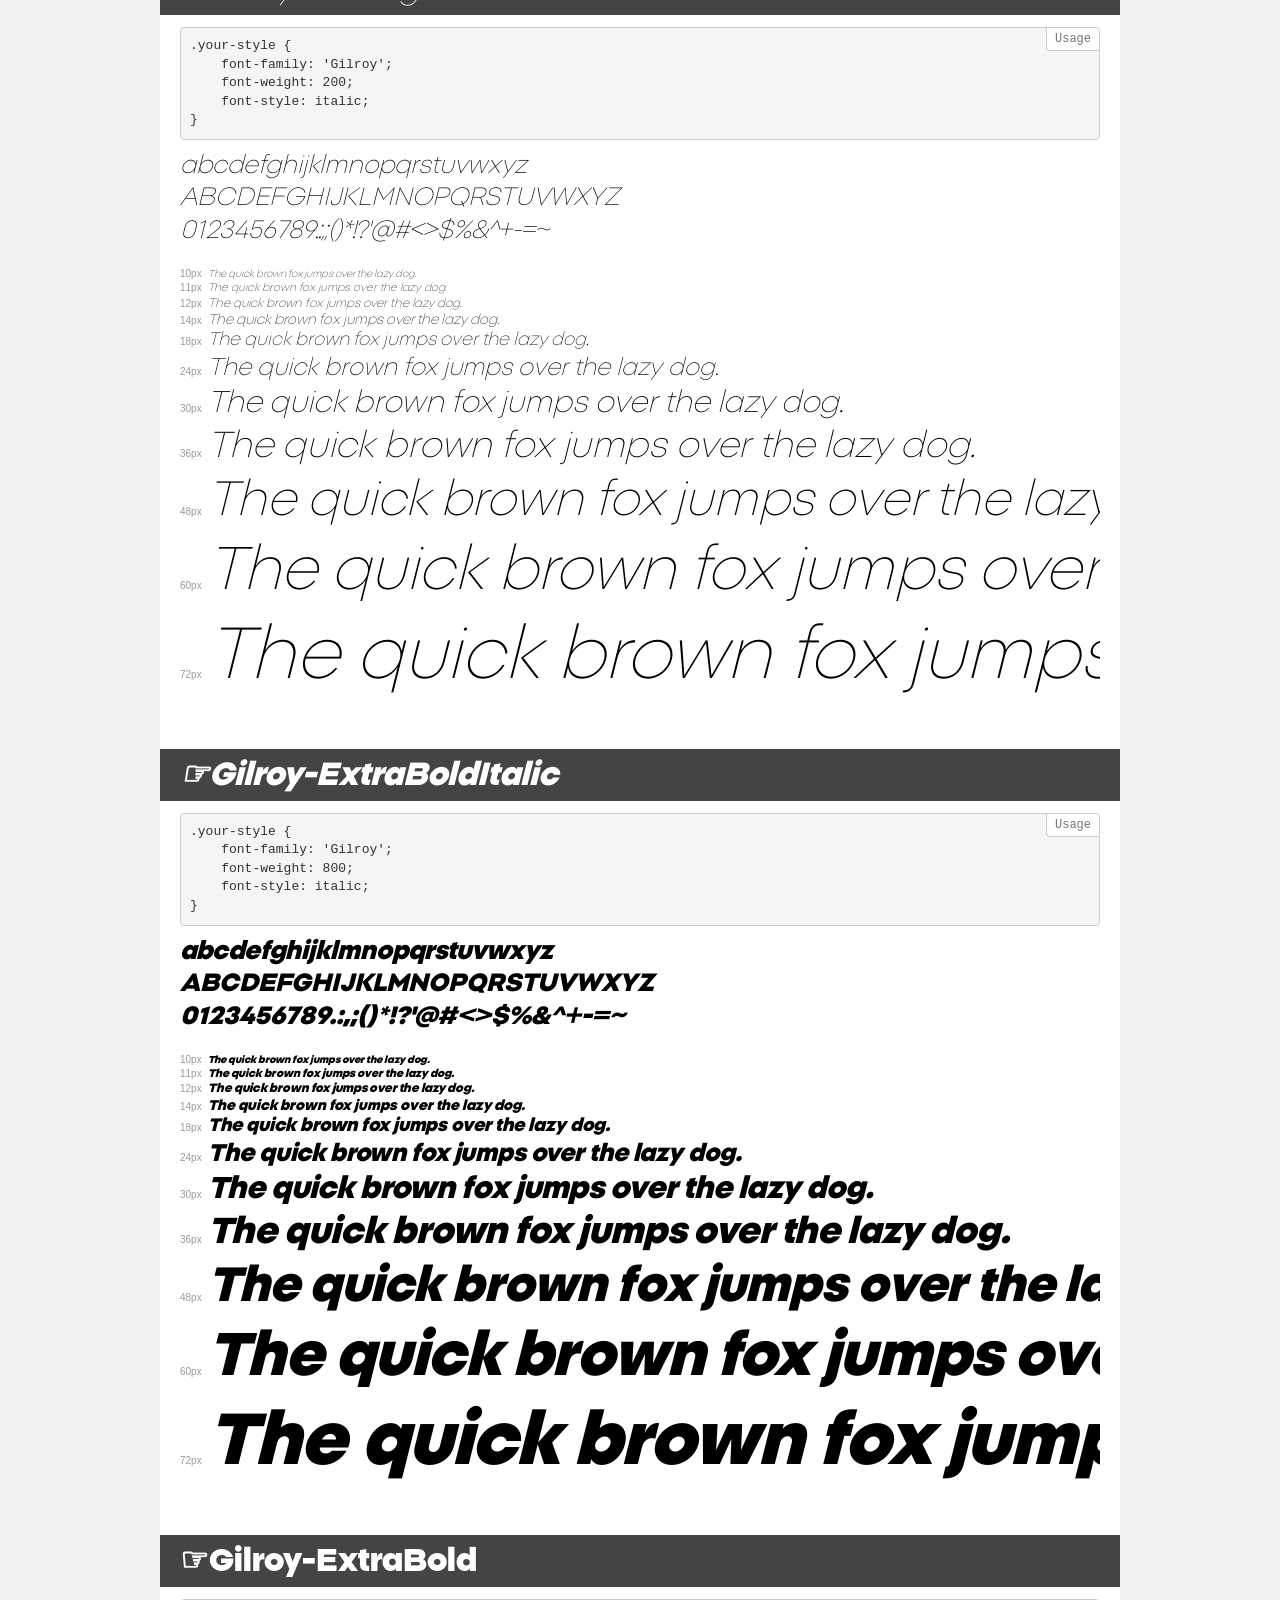
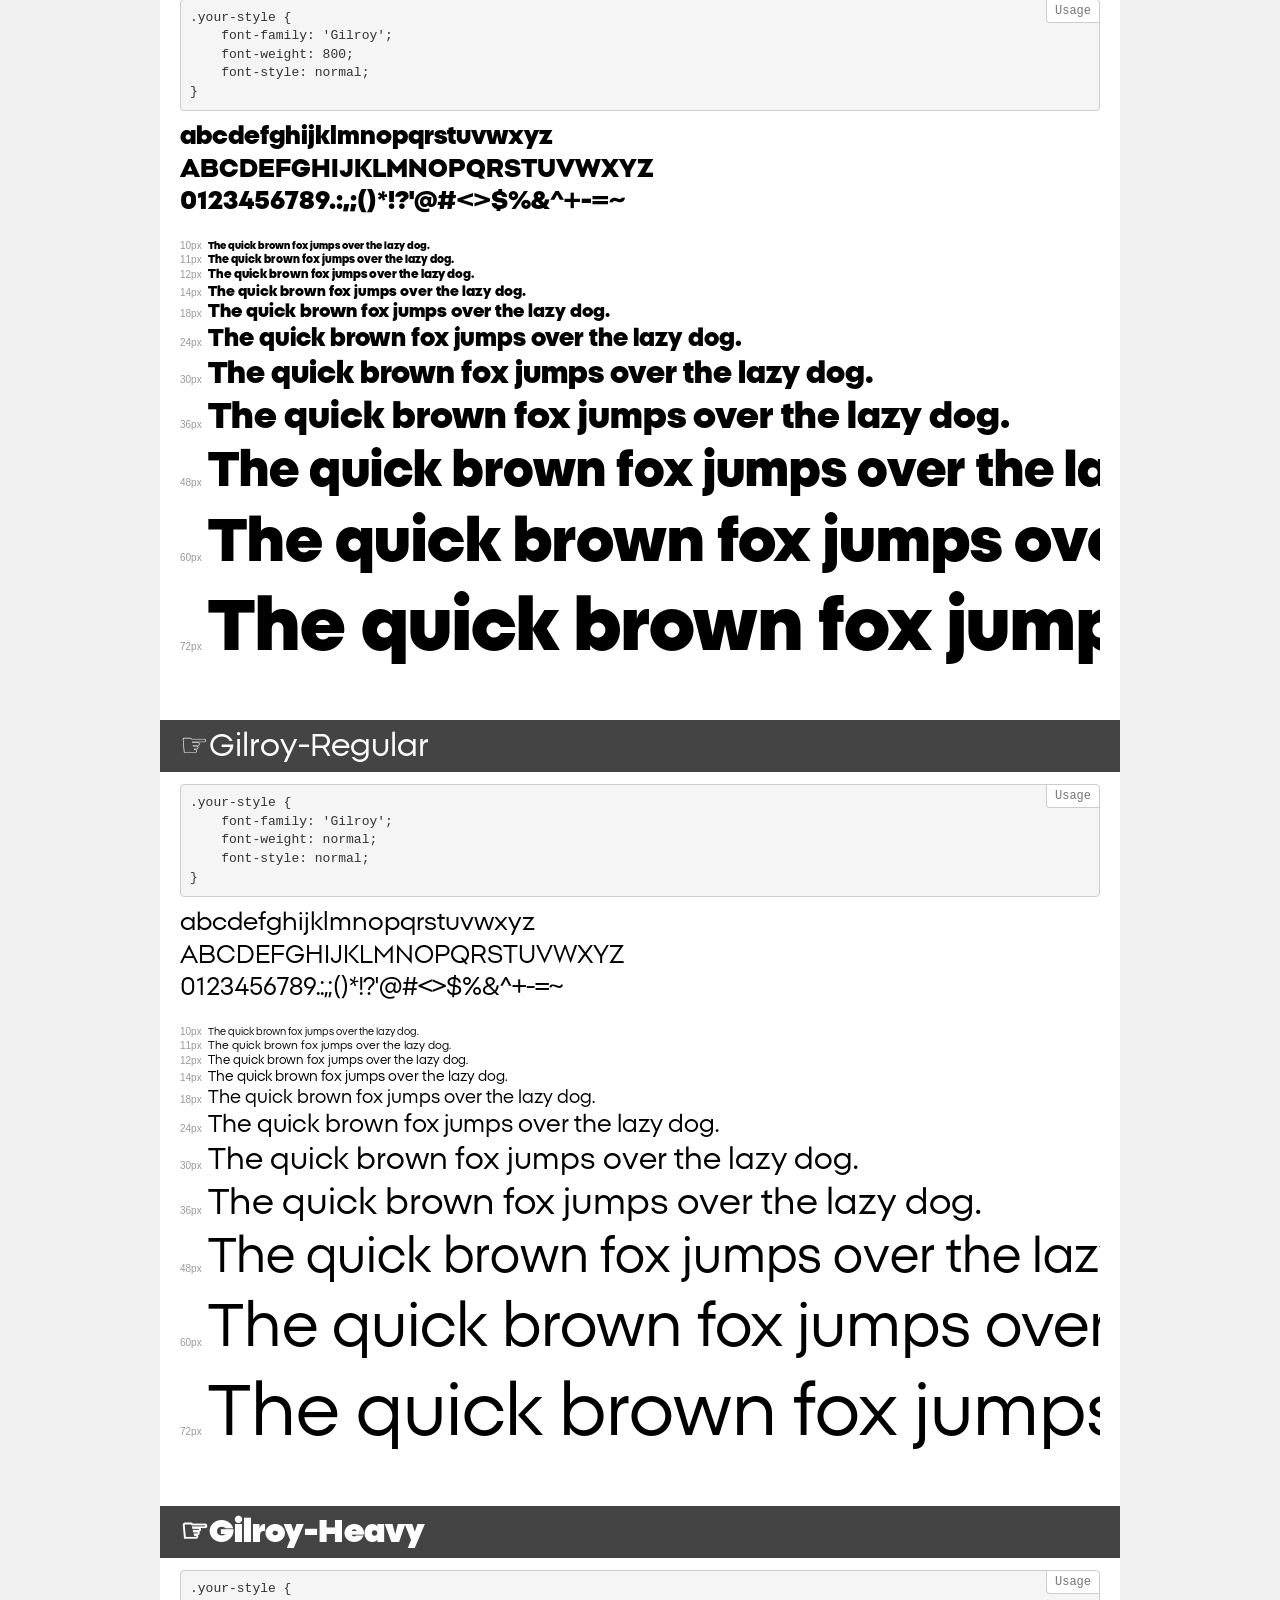
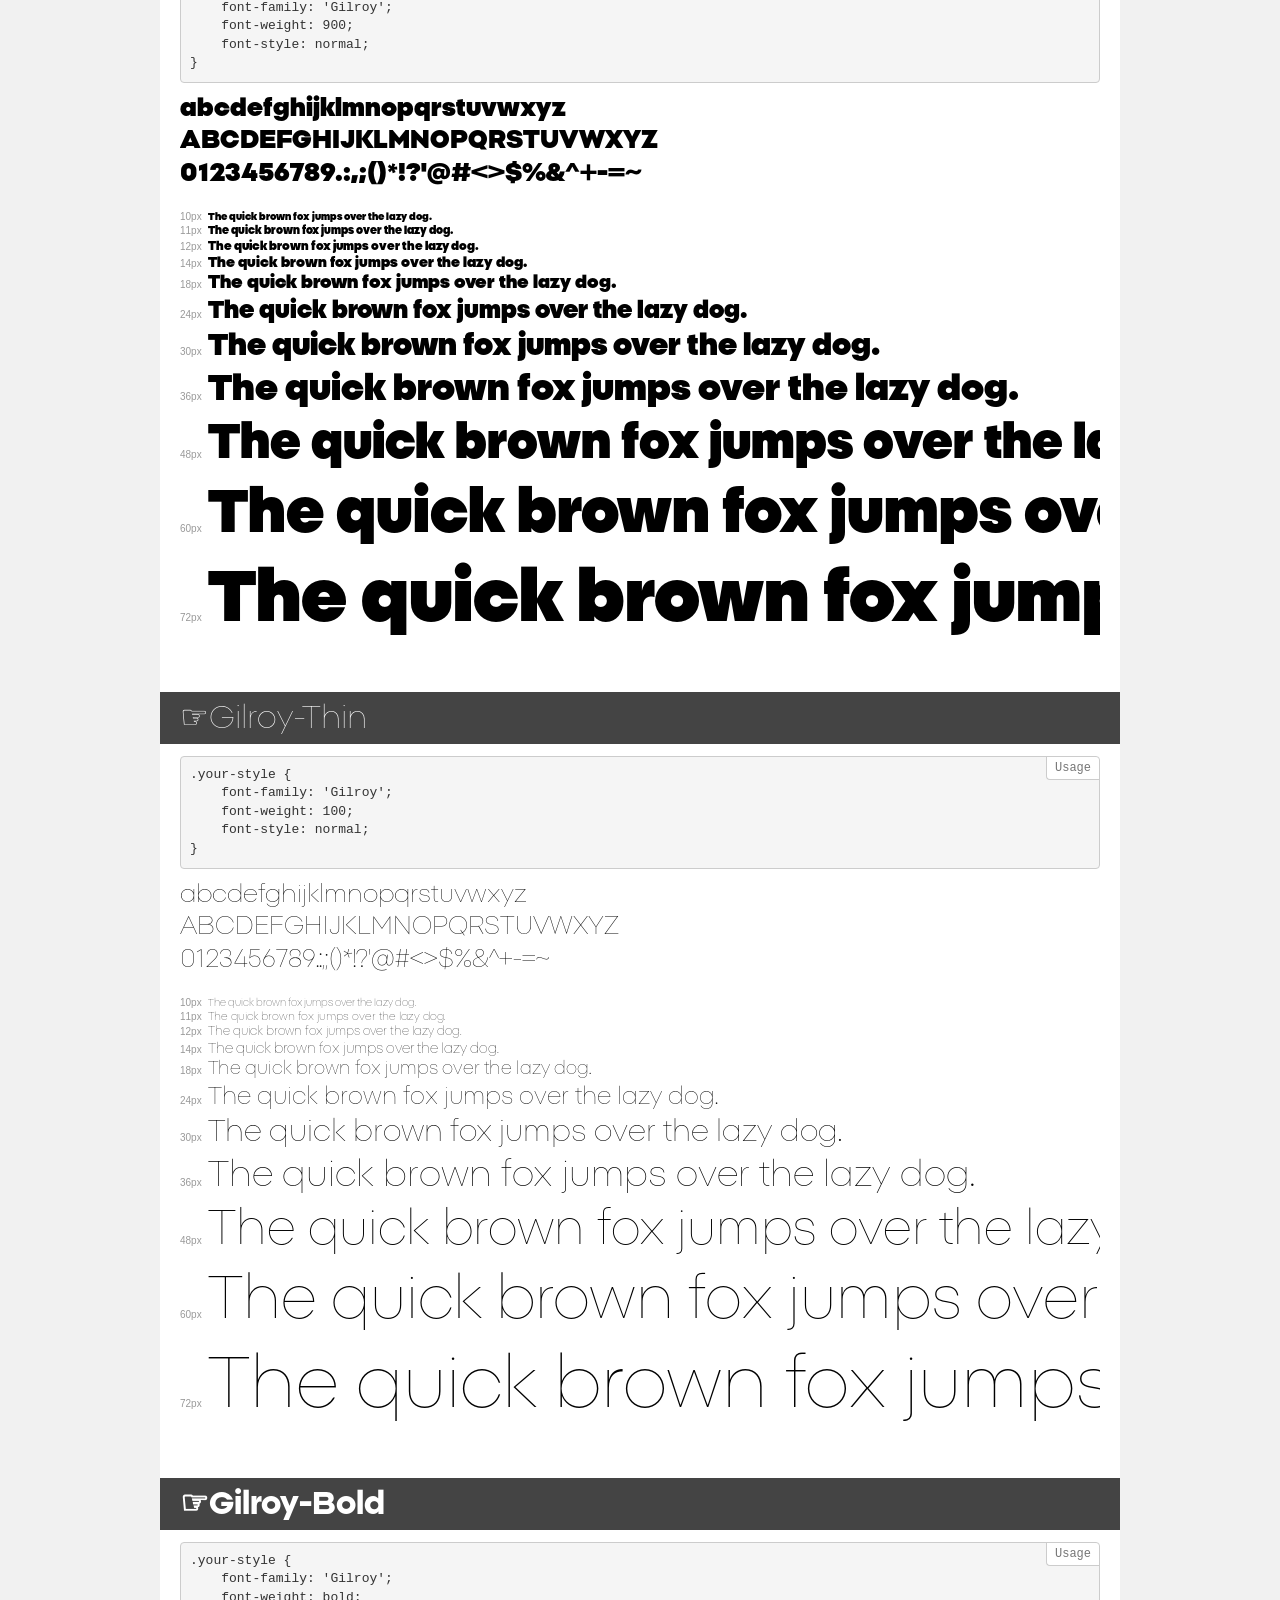
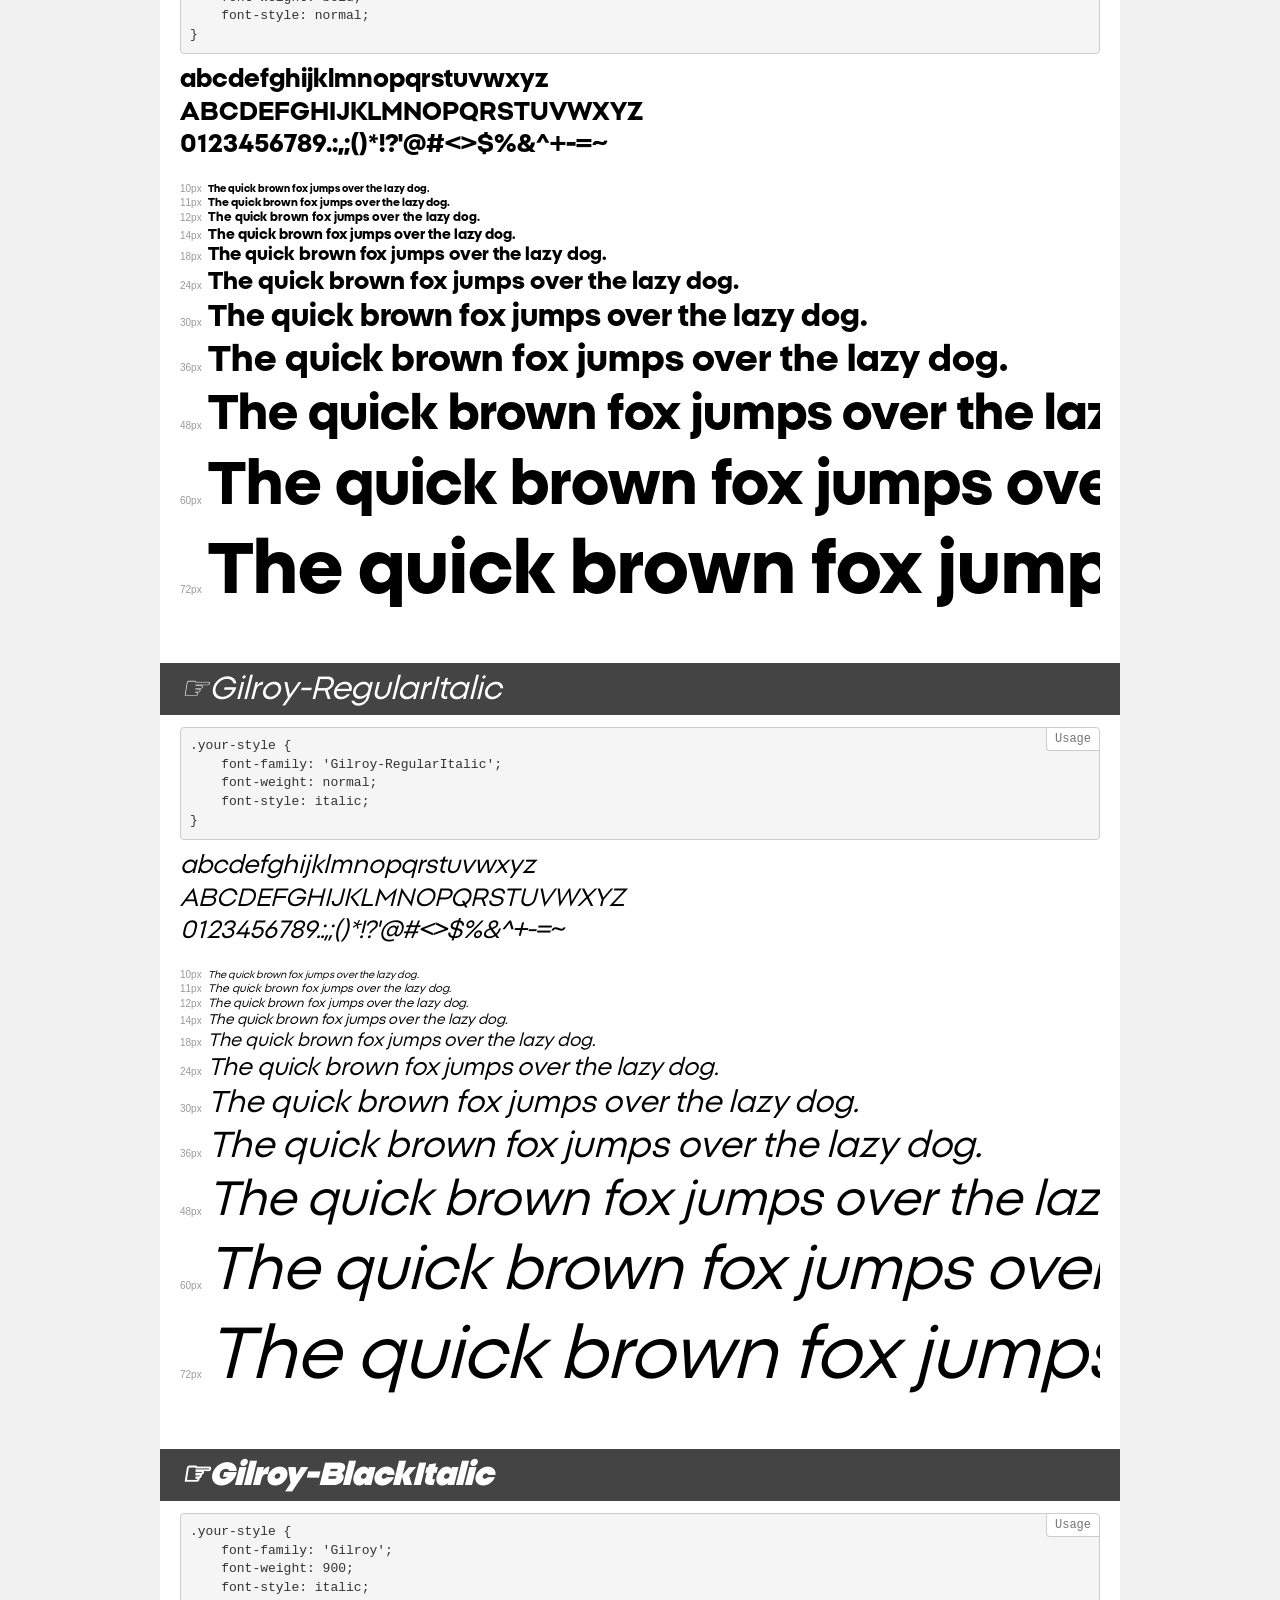
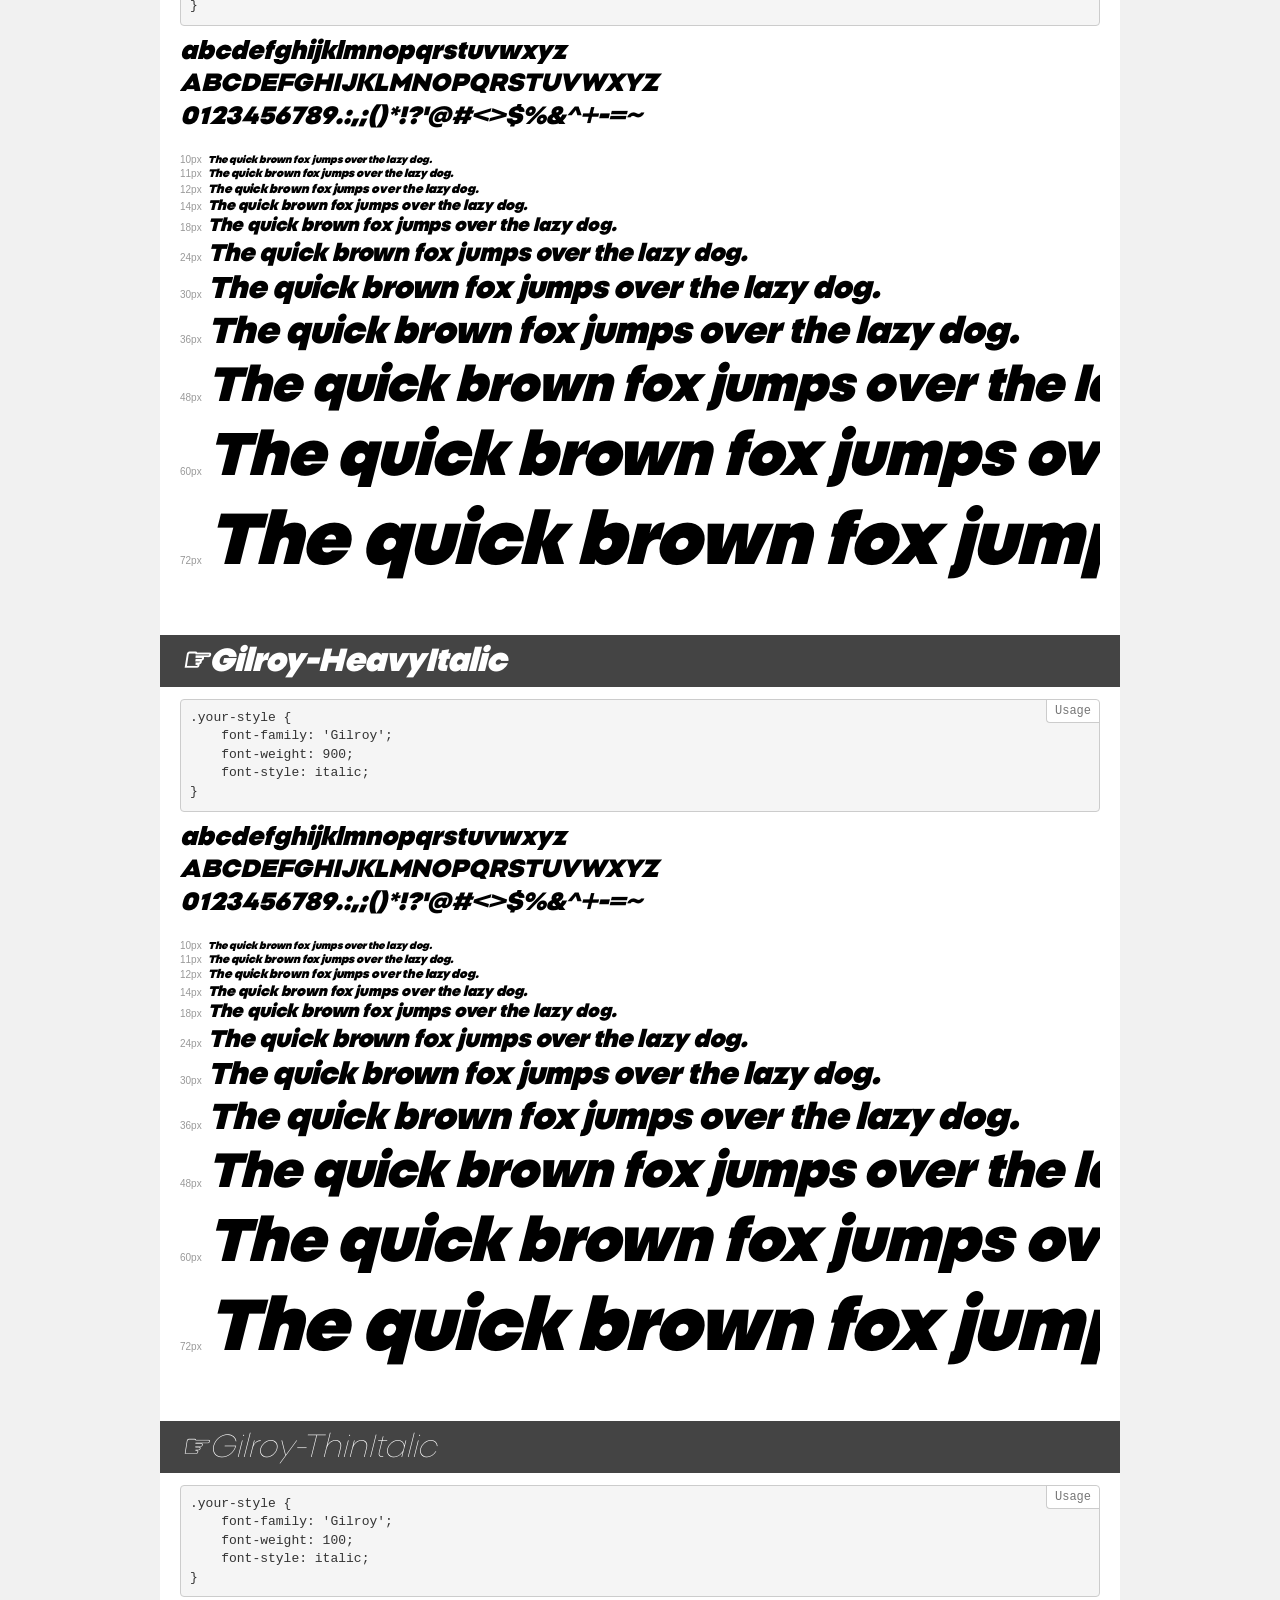
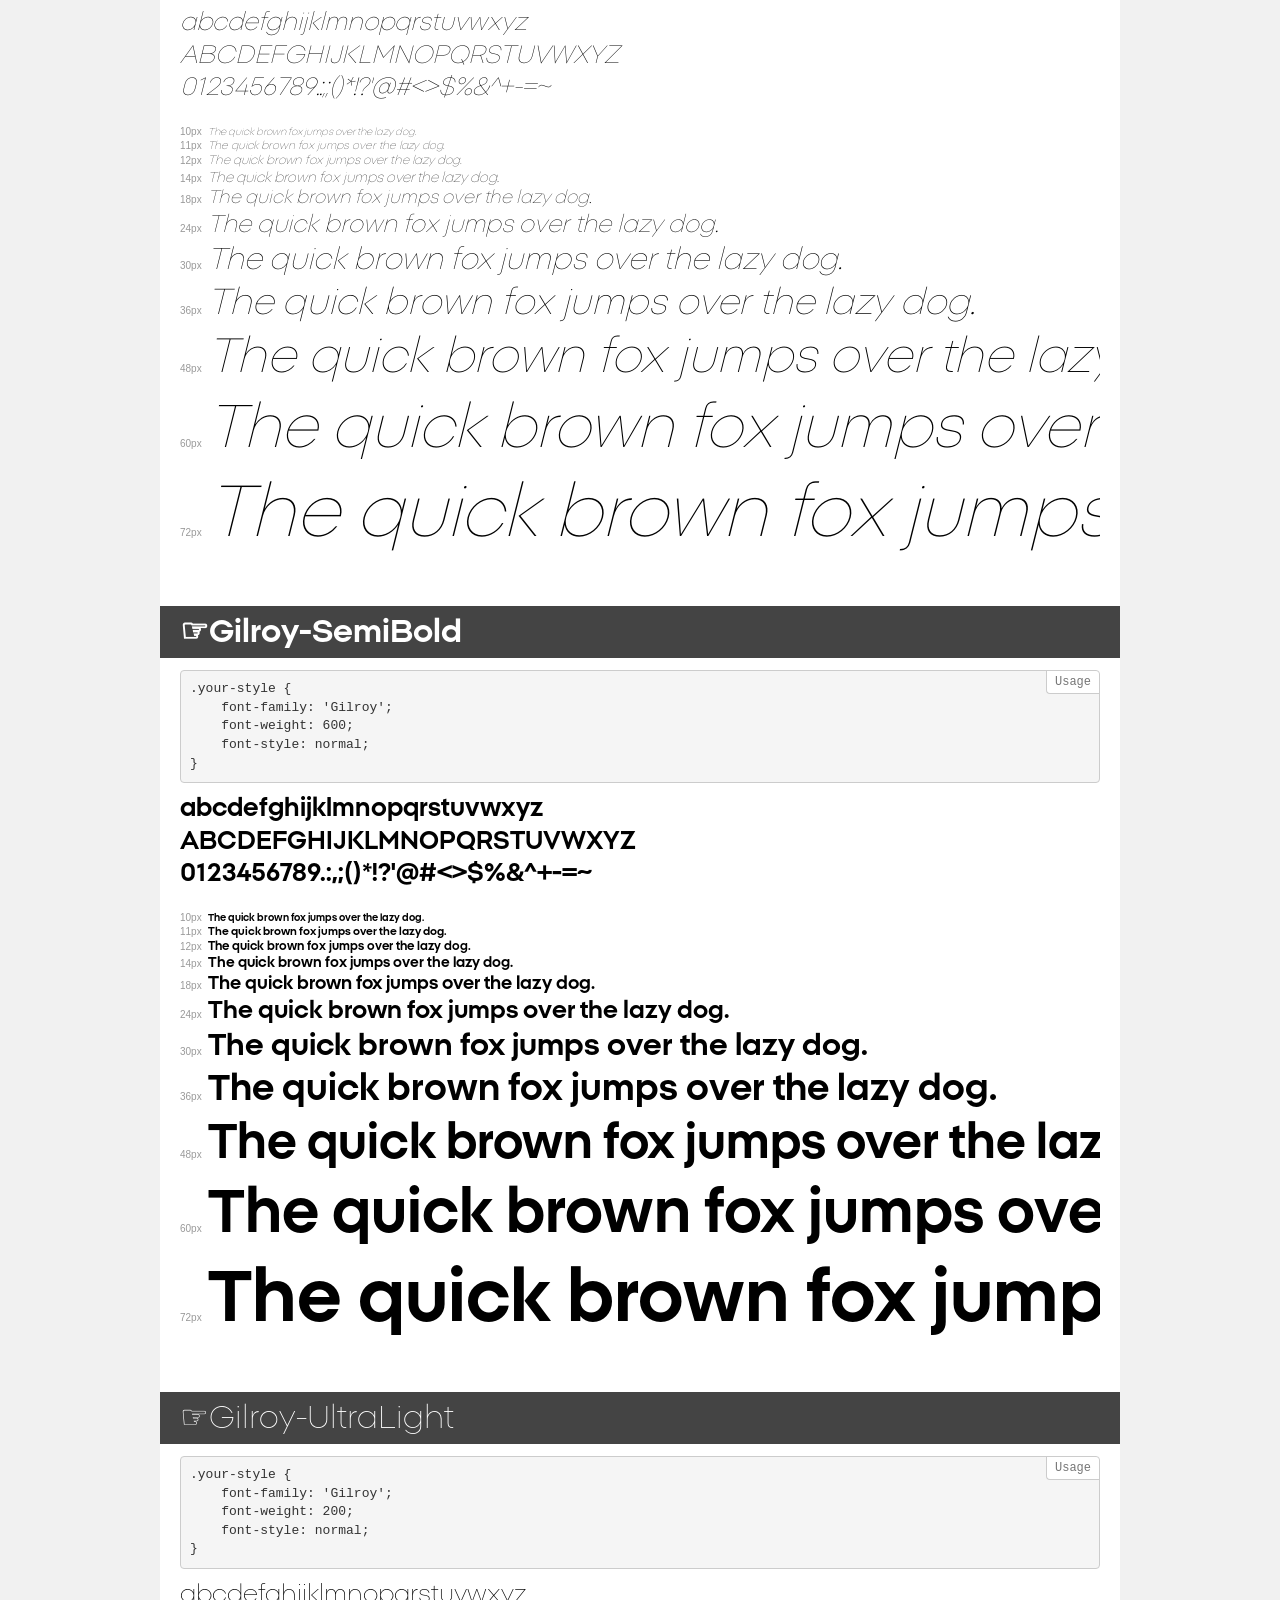
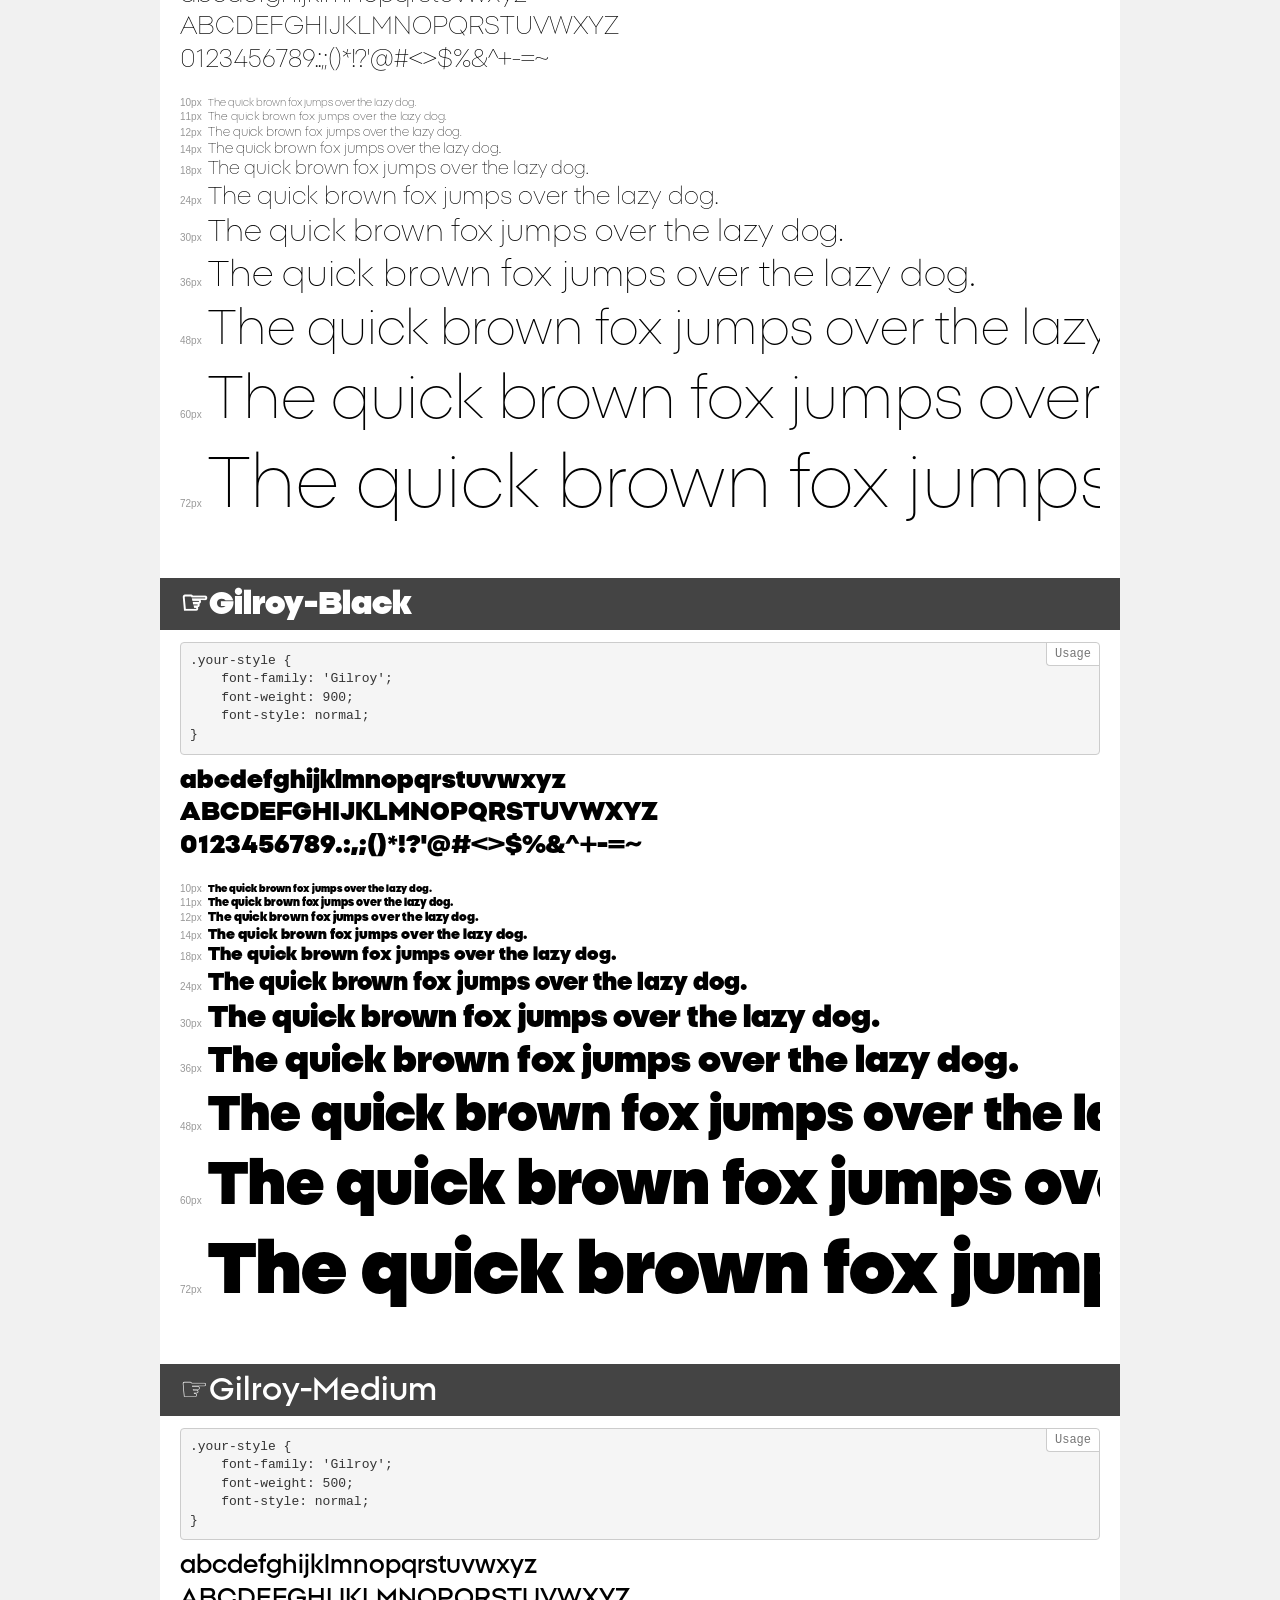
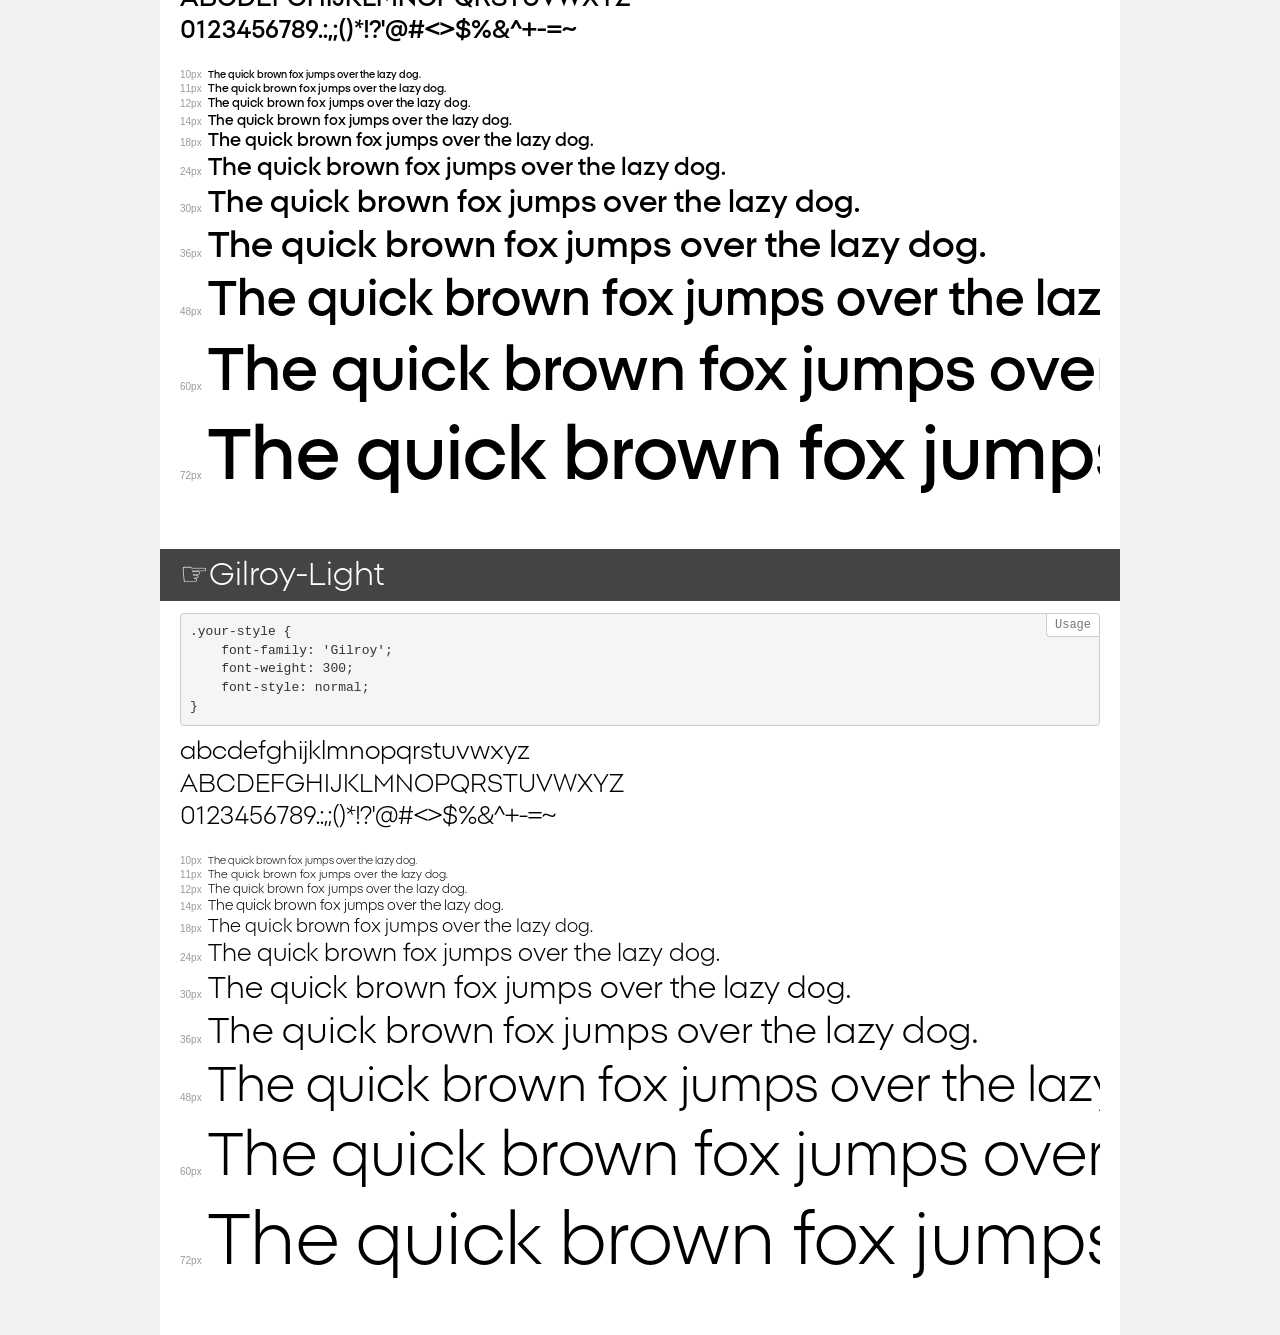
<file: wan-html/fonts/demo.html>
<!DOCTYPE html>
<html>
<head>
    <meta charset="utf-8">
    <meta http-equiv="X-UA-Compatible" content="IE=edge">
    <meta name="viewport" content="width=device-width, initial-scale=1">
    <meta name="robots" content="noindex, noarchive">
    <meta name="format-detection" content="telephone=no">
    <title>Transfonter demo</title>
    <link href="stylesheet.css" rel="stylesheet">
    <style>
        /*
        http://meyerweb.com/eric/tools/css/reset/
        v2.0 | 20110126
        License: none (public domain)
        */
        html, body, div, span, applet, object, iframe,
        h1, h2, h3, h4, h5, h6, p, blockquote, pre,
        a, abbr, acronym, address, big, cite, code,
        del, dfn, em, img, ins, kbd, q, s, samp,
        small, strike, strong, sub, sup, tt, var,
        b, u, i, center,
        dl, dt, dd, ol, ul, li,
        fieldset, form, label, legend,
        table, caption, tbody, tfoot, thead, tr, th, td,
        article, aside, canvas, details, embed,
        figure, figcaption, footer, header, hgroup,
        menu, nav, output, ruby, section, summary,
        time, mark, audio, video {
            margin: 0;
            padding: 0;
            border: 0;
            font-size: 100%;
            font: inherit;
            vertical-align: baseline;
        }
        /* HTML5 display-role reset for older browsers */
        article, aside, details, figcaption, figure,
        footer, header, hgroup, menu, nav, section {
            display: block;
        }
        body {
            line-height: 1;
        }
        ol, ul {
            list-style: none;
        }
        blockquote, q {
            quotes: none;
        }
        blockquote:before, blockquote:after,
        q:before, q:after {
            content: '';
            content: none;
        }
        table {
            border-collapse: collapse;
            border-spacing: 0;
        }
        /* common styles */
        body {
            background: #f1f1f1;
            color: #000;
        }
        .page {
            background: #fff;
            width: 920px;
            margin: 0 auto;
            padding: 20px 20px 0 20px;
            overflow: hidden;
        }
        .font-container {
            overflow-x: auto;
            overflow-y: hidden;
            margin-bottom: 40px;
            line-height: 1.3;
            white-space: nowrap;
            padding-bottom: 5px;
        }
        h1 {
            position: relative;
            background: #444;
            font-size: 32px;
            color: #fff;
            padding: 10px 20px;
            margin: 0 -20px 12px -20px;
        }
        .letters {
            font-size: 25px;
            margin-bottom: 20px;
        }
        .s10:before {
            content: '10px';
        }
        .s11:before {
            content: '11px';
        }
        .s12:before {
            content: '12px';
        }
        .s14:before {
            content: '14px';
        }
        .s18:before {
            content: '18px';
        }
        .s24:before {
            content: '24px';
        }
        .s30:before {
            content: '30px';
        }
        .s36:before {
            content: '36px';
        }
        .s48:before {
            content: '48px';
        }
        .s60:before {
            content: '60px';
        }
        .s72:before {
            content: '72px';
        }
        .s10:before, .s11:before, .s12:before, .s14:before,
        .s18:before, .s24:before, .s30:before, .s36:before,
        .s48:before, .s60:before, .s72:before {
            font-family: Arial, sans-serif;
            font-size: 10px;
            font-weight: normal;
            font-style: normal;
            color: #999;
            padding-right: 6px;
        }
        pre {
            display: block;
            position: relative;
            padding: 9px;
            margin: 0 0 10px;
            font-family: Monaco, Menlo, Consolas, "Courier New", monospace !important;
            font-size: 13px;
            line-height: 1.428571429;
            color: #333;
            font-weight: normal !important;
            font-style: normal !important;
            background-color: #f5f5f5;
            border: 1px solid #ccc;
            overflow-x: auto;
            border-radius: 4px;
        }
        pre:after {
            display: block;
            position: absolute;
            right: 0;
            top: 0;
            content: 'Usage';
            line-height: 1;
            padding: 5px 8px;
            font-size: 12px;
            color: #767676;
            background-color: #fff;
            border: 1px solid #ccc;
            border-right: none;
            border-top: none;
            border-radius: 0 4px 0 4px;
            z-index: 10;
        }
        /* responsive */
        @media (max-width: 959px) {
            .page {
                width: auto;
                margin: 0;
            }
        }
    </style>
</head>
<body>
<div class="page">
    <div class="demo" style="font-family: 'Gilroy'; font-weight: 600; font-style: italic;">
        <h1>☞Gilroy-SemiBoldItalic</h1>
        <pre>.your-style {
    font-family: 'Gilroy';
    font-weight: 600;
    font-style: italic;
}</pre>
        <div class="font-container">
            <p class="letters">
                abcdefghijklmnopqrstuvwxyz<br>
ABCDEFGHIJKLMNOPQRSTUVWXYZ<br>
                0123456789.:,;()*!?'@#<>$%&^+-=~
            </p>
            <p class="s10" style="font-size: 10px;">The quick brown fox jumps over the lazy dog.</p>
            <p class="s11" style="font-size: 11px;">The quick brown fox jumps over the lazy dog.</p>
            <p class="s12" style="font-size: 12px;">The quick brown fox jumps over the lazy dog.</p>
            <p class="s14" style="font-size: 14px;">The quick brown fox jumps over the lazy dog.</p>
            <p class="s18" style="font-size: 18px;">The quick brown fox jumps over the lazy dog.</p>
            <p class="s24" style="font-size: 24px;">The quick brown fox jumps over the lazy dog.</p>
            <p class="s30" style="font-size: 30px;">The quick brown fox jumps over the lazy dog.</p>
            <p class="s36" style="font-size: 36px;">The quick brown fox jumps over the lazy dog.</p>
            <p class="s48" style="font-size: 48px;">The quick brown fox jumps over the lazy dog.</p>
            <p class="s60" style="font-size: 60px;">The quick brown fox jumps over the lazy dog.</p>
            <p class="s72" style="font-size: 72px;">The quick brown fox jumps over the lazy dog.</p>
        </div>
    </div>
    <div class="demo" style="font-family: 'Gilroy'; font-weight: bold; font-style: italic;">
        <h1>☞Gilroy-BoldItalic</h1>
        <pre>.your-style {
    font-family: 'Gilroy';
    font-weight: bold;
    font-style: italic;
}</pre>
        <div class="font-container">
            <p class="letters">
                abcdefghijklmnopqrstuvwxyz<br>
ABCDEFGHIJKLMNOPQRSTUVWXYZ<br>
                0123456789.:,;()*!?'@#<>$%&^+-=~
            </p>
            <p class="s10" style="font-size: 10px;">The quick brown fox jumps over the lazy dog.</p>
            <p class="s11" style="font-size: 11px;">The quick brown fox jumps over the lazy dog.</p>
            <p class="s12" style="font-size: 12px;">The quick brown fox jumps over the lazy dog.</p>
            <p class="s14" style="font-size: 14px;">The quick brown fox jumps over the lazy dog.</p>
            <p class="s18" style="font-size: 18px;">The quick brown fox jumps over the lazy dog.</p>
            <p class="s24" style="font-size: 24px;">The quick brown fox jumps over the lazy dog.</p>
            <p class="s30" style="font-size: 30px;">The quick brown fox jumps over the lazy dog.</p>
            <p class="s36" style="font-size: 36px;">The quick brown fox jumps over the lazy dog.</p>
            <p class="s48" style="font-size: 48px;">The quick brown fox jumps over the lazy dog.</p>
            <p class="s60" style="font-size: 60px;">The quick brown fox jumps over the lazy dog.</p>
            <p class="s72" style="font-size: 72px;">The quick brown fox jumps over the lazy dog.</p>
        </div>
    </div>
    <div class="demo" style="font-family: 'Gilroy'; font-weight: 500; font-style: italic;">
        <h1>☞Gilroy-MediumItalic</h1>
        <pre>.your-style {
    font-family: 'Gilroy';
    font-weight: 500;
    font-style: italic;
}</pre>
        <div class="font-container">
            <p class="letters">
                abcdefghijklmnopqrstuvwxyz<br>
ABCDEFGHIJKLMNOPQRSTUVWXYZ<br>
                0123456789.:,;()*!?'@#<>$%&^+-=~
            </p>
            <p class="s10" style="font-size: 10px;">The quick brown fox jumps over the lazy dog.</p>
            <p class="s11" style="font-size: 11px;">The quick brown fox jumps over the lazy dog.</p>
            <p class="s12" style="font-size: 12px;">The quick brown fox jumps over the lazy dog.</p>
            <p class="s14" style="font-size: 14px;">The quick brown fox jumps over the lazy dog.</p>
            <p class="s18" style="font-size: 18px;">The quick brown fox jumps over the lazy dog.</p>
            <p class="s24" style="font-size: 24px;">The quick brown fox jumps over the lazy dog.</p>
            <p class="s30" style="font-size: 30px;">The quick brown fox jumps over the lazy dog.</p>
            <p class="s36" style="font-size: 36px;">The quick brown fox jumps over the lazy dog.</p>
            <p class="s48" style="font-size: 48px;">The quick brown fox jumps over the lazy dog.</p>
            <p class="s60" style="font-size: 60px;">The quick brown fox jumps over the lazy dog.</p>
            <p class="s72" style="font-size: 72px;">The quick brown fox jumps over the lazy dog.</p>
        </div>
    </div>
    <div class="demo" style="font-family: 'Gilroy'; font-weight: 300; font-style: italic;">
        <h1>☞Gilroy-LightItalic</h1>
        <pre>.your-style {
    font-family: 'Gilroy';
    font-weight: 300;
    font-style: italic;
}</pre>
        <div class="font-container">
            <p class="letters">
                abcdefghijklmnopqrstuvwxyz<br>
ABCDEFGHIJKLMNOPQRSTUVWXYZ<br>
                0123456789.:,;()*!?'@#<>$%&^+-=~
            </p>
            <p class="s10" style="font-size: 10px;">The quick brown fox jumps over the lazy dog.</p>
            <p class="s11" style="font-size: 11px;">The quick brown fox jumps over the lazy dog.</p>
            <p class="s12" style="font-size: 12px;">The quick brown fox jumps over the lazy dog.</p>
            <p class="s14" style="font-size: 14px;">The quick brown fox jumps over the lazy dog.</p>
            <p class="s18" style="font-size: 18px;">The quick brown fox jumps over the lazy dog.</p>
            <p class="s24" style="font-size: 24px;">The quick brown fox jumps over the lazy dog.</p>
            <p class="s30" style="font-size: 30px;">The quick brown fox jumps over the lazy dog.</p>
            <p class="s36" style="font-size: 36px;">The quick brown fox jumps over the lazy dog.</p>
            <p class="s48" style="font-size: 48px;">The quick brown fox jumps over the lazy dog.</p>
            <p class="s60" style="font-size: 60px;">The quick brown fox jumps over the lazy dog.</p>
            <p class="s72" style="font-size: 72px;">The quick brown fox jumps over the lazy dog.</p>
        </div>
    </div>
    <div class="demo" style="font-family: 'Gilroy'; font-weight: 200; font-style: italic;">
        <h1>☞Gilroy-UltraLightItalic</h1>
        <pre>.your-style {
    font-family: 'Gilroy';
    font-weight: 200;
    font-style: italic;
}</pre>
        <div class="font-container">
            <p class="letters">
                abcdefghijklmnopqrstuvwxyz<br>
ABCDEFGHIJKLMNOPQRSTUVWXYZ<br>
                0123456789.:,;()*!?'@#<>$%&^+-=~
            </p>
            <p class="s10" style="font-size: 10px;">The quick brown fox jumps over the lazy dog.</p>
            <p class="s11" style="font-size: 11px;">The quick brown fox jumps over the lazy dog.</p>
            <p class="s12" style="font-size: 12px;">The quick brown fox jumps over the lazy dog.</p>
            <p class="s14" style="font-size: 14px;">The quick brown fox jumps over the lazy dog.</p>
            <p class="s18" style="font-size: 18px;">The quick brown fox jumps over the lazy dog.</p>
            <p class="s24" style="font-size: 24px;">The quick brown fox jumps over the lazy dog.</p>
            <p class="s30" style="font-size: 30px;">The quick brown fox jumps over the lazy dog.</p>
            <p class="s36" style="font-size: 36px;">The quick brown fox jumps over the lazy dog.</p>
            <p class="s48" style="font-size: 48px;">The quick brown fox jumps over the lazy dog.</p>
            <p class="s60" style="font-size: 60px;">The quick brown fox jumps over the lazy dog.</p>
            <p class="s72" style="font-size: 72px;">The quick brown fox jumps over the lazy dog.</p>
        </div>
    </div>
    <div class="demo" style="font-family: 'Gilroy'; font-weight: 800; font-style: italic;">
        <h1>☞Gilroy-ExtraBoldItalic</h1>
        <pre>.your-style {
    font-family: 'Gilroy';
    font-weight: 800;
    font-style: italic;
}</pre>
        <div class="font-container">
            <p class="letters">
                abcdefghijklmnopqrstuvwxyz<br>
ABCDEFGHIJKLMNOPQRSTUVWXYZ<br>
                0123456789.:,;()*!?'@#<>$%&^+-=~
            </p>
            <p class="s10" style="font-size: 10px;">The quick brown fox jumps over the lazy dog.</p>
            <p class="s11" style="font-size: 11px;">The quick brown fox jumps over the lazy dog.</p>
            <p class="s12" style="font-size: 12px;">The quick brown fox jumps over the lazy dog.</p>
            <p class="s14" style="font-size: 14px;">The quick brown fox jumps over the lazy dog.</p>
            <p class="s18" style="font-size: 18px;">The quick brown fox jumps over the lazy dog.</p>
            <p class="s24" style="font-size: 24px;">The quick brown fox jumps over the lazy dog.</p>
            <p class="s30" style="font-size: 30px;">The quick brown fox jumps over the lazy dog.</p>
            <p class="s36" style="font-size: 36px;">The quick brown fox jumps over the lazy dog.</p>
            <p class="s48" style="font-size: 48px;">The quick brown fox jumps over the lazy dog.</p>
            <p class="s60" style="font-size: 60px;">The quick brown fox jumps over the lazy dog.</p>
            <p class="s72" style="font-size: 72px;">The quick brown fox jumps over the lazy dog.</p>
        </div>
    </div>
    <div class="demo" style="font-family: 'Gilroy'; font-weight: 800; font-style: normal;">
        <h1>☞Gilroy-ExtraBold</h1>
        <pre>.your-style {
    font-family: 'Gilroy';
    font-weight: 800;
    font-style: normal;
}</pre>
        <div class="font-container">
            <p class="letters">
                abcdefghijklmnopqrstuvwxyz<br>
ABCDEFGHIJKLMNOPQRSTUVWXYZ<br>
                0123456789.:,;()*!?'@#<>$%&^+-=~
            </p>
            <p class="s10" style="font-size: 10px;">The quick brown fox jumps over the lazy dog.</p>
            <p class="s11" style="font-size: 11px;">The quick brown fox jumps over the lazy dog.</p>
            <p class="s12" style="font-size: 12px;">The quick brown fox jumps over the lazy dog.</p>
            <p class="s14" style="font-size: 14px;">The quick brown fox jumps over the lazy dog.</p>
            <p class="s18" style="font-size: 18px;">The quick brown fox jumps over the lazy dog.</p>
            <p class="s24" style="font-size: 24px;">The quick brown fox jumps over the lazy dog.</p>
            <p class="s30" style="font-size: 30px;">The quick brown fox jumps over the lazy dog.</p>
            <p class="s36" style="font-size: 36px;">The quick brown fox jumps over the lazy dog.</p>
            <p class="s48" style="font-size: 48px;">The quick brown fox jumps over the lazy dog.</p>
            <p class="s60" style="font-size: 60px;">The quick brown fox jumps over the lazy dog.</p>
            <p class="s72" style="font-size: 72px;">The quick brown fox jumps over the lazy dog.</p>
        </div>
    </div>
    <div class="demo" style="font-family: 'Gilroy'; font-weight: normal; font-style: normal;">
        <h1>☞Gilroy-Regular</h1>
        <pre>.your-style {
    font-family: 'Gilroy';
    font-weight: normal;
    font-style: normal;
}</pre>
        <div class="font-container">
            <p class="letters">
                abcdefghijklmnopqrstuvwxyz<br>
ABCDEFGHIJKLMNOPQRSTUVWXYZ<br>
                0123456789.:,;()*!?'@#<>$%&^+-=~
            </p>
            <p class="s10" style="font-size: 10px;">The quick brown fox jumps over the lazy dog.</p>
            <p class="s11" style="font-size: 11px;">The quick brown fox jumps over the lazy dog.</p>
            <p class="s12" style="font-size: 12px;">The quick brown fox jumps over the lazy dog.</p>
            <p class="s14" style="font-size: 14px;">The quick brown fox jumps over the lazy dog.</p>
            <p class="s18" style="font-size: 18px;">The quick brown fox jumps over the lazy dog.</p>
            <p class="s24" style="font-size: 24px;">The quick brown fox jumps over the lazy dog.</p>
            <p class="s30" style="font-size: 30px;">The quick brown fox jumps over the lazy dog.</p>
            <p class="s36" style="font-size: 36px;">The quick brown fox jumps over the lazy dog.</p>
            <p class="s48" style="font-size: 48px;">The quick brown fox jumps over the lazy dog.</p>
            <p class="s60" style="font-size: 60px;">The quick brown fox jumps over the lazy dog.</p>
            <p class="s72" style="font-size: 72px;">The quick brown fox jumps over the lazy dog.</p>
        </div>
    </div>
    <div class="demo" style="font-family: 'Gilroy'; font-weight: 900; font-style: normal;">
        <h1>☞Gilroy-Heavy</h1>
        <pre>.your-style {
    font-family: 'Gilroy';
    font-weight: 900;
    font-style: normal;
}</pre>
        <div class="font-container">
            <p class="letters">
                abcdefghijklmnopqrstuvwxyz<br>
ABCDEFGHIJKLMNOPQRSTUVWXYZ<br>
                0123456789.:,;()*!?'@#<>$%&^+-=~
            </p>
            <p class="s10" style="font-size: 10px;">The quick brown fox jumps over the lazy dog.</p>
            <p class="s11" style="font-size: 11px;">The quick brown fox jumps over the lazy dog.</p>
            <p class="s12" style="font-size: 12px;">The quick brown fox jumps over the lazy dog.</p>
            <p class="s14" style="font-size: 14px;">The quick brown fox jumps over the lazy dog.</p>
            <p class="s18" style="font-size: 18px;">The quick brown fox jumps over the lazy dog.</p>
            <p class="s24" style="font-size: 24px;">The quick brown fox jumps over the lazy dog.</p>
            <p class="s30" style="font-size: 30px;">The quick brown fox jumps over the lazy dog.</p>
            <p class="s36" style="font-size: 36px;">The quick brown fox jumps over the lazy dog.</p>
            <p class="s48" style="font-size: 48px;">The quick brown fox jumps over the lazy dog.</p>
            <p class="s60" style="font-size: 60px;">The quick brown fox jumps over the lazy dog.</p>
            <p class="s72" style="font-size: 72px;">The quick brown fox jumps over the lazy dog.</p>
        </div>
    </div>
    <div class="demo" style="font-family: 'Gilroy'; font-weight: 100; font-style: normal;">
        <h1>☞Gilroy-Thin</h1>
        <pre>.your-style {
    font-family: 'Gilroy';
    font-weight: 100;
    font-style: normal;
}</pre>
        <div class="font-container">
            <p class="letters">
                abcdefghijklmnopqrstuvwxyz<br>
ABCDEFGHIJKLMNOPQRSTUVWXYZ<br>
                0123456789.:,;()*!?'@#<>$%&^+-=~
            </p>
            <p class="s10" style="font-size: 10px;">The quick brown fox jumps over the lazy dog.</p>
            <p class="s11" style="font-size: 11px;">The quick brown fox jumps over the lazy dog.</p>
            <p class="s12" style="font-size: 12px;">The quick brown fox jumps over the lazy dog.</p>
            <p class="s14" style="font-size: 14px;">The quick brown fox jumps over the lazy dog.</p>
            <p class="s18" style="font-size: 18px;">The quick brown fox jumps over the lazy dog.</p>
            <p class="s24" style="font-size: 24px;">The quick brown fox jumps over the lazy dog.</p>
            <p class="s30" style="font-size: 30px;">The quick brown fox jumps over the lazy dog.</p>
            <p class="s36" style="font-size: 36px;">The quick brown fox jumps over the lazy dog.</p>
            <p class="s48" style="font-size: 48px;">The quick brown fox jumps over the lazy dog.</p>
            <p class="s60" style="font-size: 60px;">The quick brown fox jumps over the lazy dog.</p>
            <p class="s72" style="font-size: 72px;">The quick brown fox jumps over the lazy dog.</p>
        </div>
    </div>
    <div class="demo" style="font-family: 'Gilroy'; font-weight: bold; font-style: normal;">
        <h1>☞Gilroy-Bold</h1>
        <pre>.your-style {
    font-family: 'Gilroy';
    font-weight: bold;
    font-style: normal;
}</pre>
        <div class="font-container">
            <p class="letters">
                abcdefghijklmnopqrstuvwxyz<br>
ABCDEFGHIJKLMNOPQRSTUVWXYZ<br>
                0123456789.:,;()*!?'@#<>$%&^+-=~
            </p>
            <p class="s10" style="font-size: 10px;">The quick brown fox jumps over the lazy dog.</p>
            <p class="s11" style="font-size: 11px;">The quick brown fox jumps over the lazy dog.</p>
            <p class="s12" style="font-size: 12px;">The quick brown fox jumps over the lazy dog.</p>
            <p class="s14" style="font-size: 14px;">The quick brown fox jumps over the lazy dog.</p>
            <p class="s18" style="font-size: 18px;">The quick brown fox jumps over the lazy dog.</p>
            <p class="s24" style="font-size: 24px;">The quick brown fox jumps over the lazy dog.</p>
            <p class="s30" style="font-size: 30px;">The quick brown fox jumps over the lazy dog.</p>
            <p class="s36" style="font-size: 36px;">The quick brown fox jumps over the lazy dog.</p>
            <p class="s48" style="font-size: 48px;">The quick brown fox jumps over the lazy dog.</p>
            <p class="s60" style="font-size: 60px;">The quick brown fox jumps over the lazy dog.</p>
            <p class="s72" style="font-size: 72px;">The quick brown fox jumps over the lazy dog.</p>
        </div>
    </div>
    <div class="demo" style="font-family: 'Gilroy-RegularItalic'; font-weight: normal; font-style: italic;">
        <h1>☞Gilroy-RegularItalic</h1>
        <pre>.your-style {
    font-family: 'Gilroy-RegularItalic';
    font-weight: normal;
    font-style: italic;
}</pre>
        <div class="font-container">
            <p class="letters">
                abcdefghijklmnopqrstuvwxyz<br>
ABCDEFGHIJKLMNOPQRSTUVWXYZ<br>
                0123456789.:,;()*!?'@#<>$%&^+-=~
            </p>
            <p class="s10" style="font-size: 10px;">The quick brown fox jumps over the lazy dog.</p>
            <p class="s11" style="font-size: 11px;">The quick brown fox jumps over the lazy dog.</p>
            <p class="s12" style="font-size: 12px;">The quick brown fox jumps over the lazy dog.</p>
            <p class="s14" style="font-size: 14px;">The quick brown fox jumps over the lazy dog.</p>
            <p class="s18" style="font-size: 18px;">The quick brown fox jumps over the lazy dog.</p>
            <p class="s24" style="font-size: 24px;">The quick brown fox jumps over the lazy dog.</p>
            <p class="s30" style="font-size: 30px;">The quick brown fox jumps over the lazy dog.</p>
            <p class="s36" style="font-size: 36px;">The quick brown fox jumps over the lazy dog.</p>
            <p class="s48" style="font-size: 48px;">The quick brown fox jumps over the lazy dog.</p>
            <p class="s60" style="font-size: 60px;">The quick brown fox jumps over the lazy dog.</p>
            <p class="s72" style="font-size: 72px;">The quick brown fox jumps over the lazy dog.</p>
        </div>
    </div>
    <div class="demo" style="font-family: 'Gilroy'; font-weight: 900; font-style: italic;">
        <h1>☞Gilroy-BlackItalic</h1>
        <pre>.your-style {
    font-family: 'Gilroy';
    font-weight: 900;
    font-style: italic;
}</pre>
        <div class="font-container">
            <p class="letters">
                abcdefghijklmnopqrstuvwxyz<br>
ABCDEFGHIJKLMNOPQRSTUVWXYZ<br>
                0123456789.:,;()*!?'@#<>$%&^+-=~
            </p>
            <p class="s10" style="font-size: 10px;">The quick brown fox jumps over the lazy dog.</p>
            <p class="s11" style="font-size: 11px;">The quick brown fox jumps over the lazy dog.</p>
            <p class="s12" style="font-size: 12px;">The quick brown fox jumps over the lazy dog.</p>
            <p class="s14" style="font-size: 14px;">The quick brown fox jumps over the lazy dog.</p>
            <p class="s18" style="font-size: 18px;">The quick brown fox jumps over the lazy dog.</p>
            <p class="s24" style="font-size: 24px;">The quick brown fox jumps over the lazy dog.</p>
            <p class="s30" style="font-size: 30px;">The quick brown fox jumps over the lazy dog.</p>
            <p class="s36" style="font-size: 36px;">The quick brown fox jumps over the lazy dog.</p>
            <p class="s48" style="font-size: 48px;">The quick brown fox jumps over the lazy dog.</p>
            <p class="s60" style="font-size: 60px;">The quick brown fox jumps over the lazy dog.</p>
            <p class="s72" style="font-size: 72px;">The quick brown fox jumps over the lazy dog.</p>
        </div>
    </div>
    <div class="demo" style="font-family: 'Gilroy'; font-weight: 900; font-style: italic;">
        <h1>☞Gilroy-HeavyItalic</h1>
        <pre>.your-style {
    font-family: 'Gilroy';
    font-weight: 900;
    font-style: italic;
}</pre>
        <div class="font-container">
            <p class="letters">
                abcdefghijklmnopqrstuvwxyz<br>
ABCDEFGHIJKLMNOPQRSTUVWXYZ<br>
                0123456789.:,;()*!?'@#<>$%&^+-=~
            </p>
            <p class="s10" style="font-size: 10px;">The quick brown fox jumps over the lazy dog.</p>
            <p class="s11" style="font-size: 11px;">The quick brown fox jumps over the lazy dog.</p>
            <p class="s12" style="font-size: 12px;">The quick brown fox jumps over the lazy dog.</p>
            <p class="s14" style="font-size: 14px;">The quick brown fox jumps over the lazy dog.</p>
            <p class="s18" style="font-size: 18px;">The quick brown fox jumps over the lazy dog.</p>
            <p class="s24" style="font-size: 24px;">The quick brown fox jumps over the lazy dog.</p>
            <p class="s30" style="font-size: 30px;">The quick brown fox jumps over the lazy dog.</p>
            <p class="s36" style="font-size: 36px;">The quick brown fox jumps over the lazy dog.</p>
            <p class="s48" style="font-size: 48px;">The quick brown fox jumps over the lazy dog.</p>
            <p class="s60" style="font-size: 60px;">The quick brown fox jumps over the lazy dog.</p>
            <p class="s72" style="font-size: 72px;">The quick brown fox jumps over the lazy dog.</p>
        </div>
    </div>
    <div class="demo" style="font-family: 'Gilroy'; font-weight: 100; font-style: italic;">
        <h1>☞Gilroy-ThinItalic</h1>
        <pre>.your-style {
    font-family: 'Gilroy';
    font-weight: 100;
    font-style: italic;
}</pre>
        <div class="font-container">
            <p class="letters">
                abcdefghijklmnopqrstuvwxyz<br>
ABCDEFGHIJKLMNOPQRSTUVWXYZ<br>
                0123456789.:,;()*!?'@#<>$%&^+-=~
            </p>
            <p class="s10" style="font-size: 10px;">The quick brown fox jumps over the lazy dog.</p>
            <p class="s11" style="font-size: 11px;">The quick brown fox jumps over the lazy dog.</p>
            <p class="s12" style="font-size: 12px;">The quick brown fox jumps over the lazy dog.</p>
            <p class="s14" style="font-size: 14px;">The quick brown fox jumps over the lazy dog.</p>
            <p class="s18" style="font-size: 18px;">The quick brown fox jumps over the lazy dog.</p>
            <p class="s24" style="font-size: 24px;">The quick brown fox jumps over the lazy dog.</p>
            <p class="s30" style="font-size: 30px;">The quick brown fox jumps over the lazy dog.</p>
            <p class="s36" style="font-size: 36px;">The quick brown fox jumps over the lazy dog.</p>
            <p class="s48" style="font-size: 48px;">The quick brown fox jumps over the lazy dog.</p>
            <p class="s60" style="font-size: 60px;">The quick brown fox jumps over the lazy dog.</p>
            <p class="s72" style="font-size: 72px;">The quick brown fox jumps over the lazy dog.</p>
        </div>
    </div>
    <div class="demo" style="font-family: 'Gilroy'; font-weight: 600; font-style: normal;">
        <h1>☞Gilroy-SemiBold</h1>
        <pre>.your-style {
    font-family: 'Gilroy';
    font-weight: 600;
    font-style: normal;
}</pre>
        <div class="font-container">
            <p class="letters">
                abcdefghijklmnopqrstuvwxyz<br>
ABCDEFGHIJKLMNOPQRSTUVWXYZ<br>
                0123456789.:,;()*!?'@#<>$%&^+-=~
            </p>
            <p class="s10" style="font-size: 10px;">The quick brown fox jumps over the lazy dog.</p>
            <p class="s11" style="font-size: 11px;">The quick brown fox jumps over the lazy dog.</p>
            <p class="s12" style="font-size: 12px;">The quick brown fox jumps over the lazy dog.</p>
            <p class="s14" style="font-size: 14px;">The quick brown fox jumps over the lazy dog.</p>
            <p class="s18" style="font-size: 18px;">The quick brown fox jumps over the lazy dog.</p>
            <p class="s24" style="font-size: 24px;">The quick brown fox jumps over the lazy dog.</p>
            <p class="s30" style="font-size: 30px;">The quick brown fox jumps over the lazy dog.</p>
            <p class="s36" style="font-size: 36px;">The quick brown fox jumps over the lazy dog.</p>
            <p class="s48" style="font-size: 48px;">The quick brown fox jumps over the lazy dog.</p>
            <p class="s60" style="font-size: 60px;">The quick brown fox jumps over the lazy dog.</p>
            <p class="s72" style="font-size: 72px;">The quick brown fox jumps over the lazy dog.</p>
        </div>
    </div>
    <div class="demo" style="font-family: 'Gilroy'; font-weight: 200; font-style: normal;">
        <h1>☞Gilroy-UltraLight</h1>
        <pre>.your-style {
    font-family: 'Gilroy';
    font-weight: 200;
    font-style: normal;
}</pre>
        <div class="font-container">
            <p class="letters">
                abcdefghijklmnopqrstuvwxyz<br>
ABCDEFGHIJKLMNOPQRSTUVWXYZ<br>
                0123456789.:,;()*!?'@#<>$%&^+-=~
            </p>
            <p class="s10" style="font-size: 10px;">The quick brown fox jumps over the lazy dog.</p>
            <p class="s11" style="font-size: 11px;">The quick brown fox jumps over the lazy dog.</p>
            <p class="s12" style="font-size: 12px;">The quick brown fox jumps over the lazy dog.</p>
            <p class="s14" style="font-size: 14px;">The quick brown fox jumps over the lazy dog.</p>
            <p class="s18" style="font-size: 18px;">The quick brown fox jumps over the lazy dog.</p>
            <p class="s24" style="font-size: 24px;">The quick brown fox jumps over the lazy dog.</p>
            <p class="s30" style="font-size: 30px;">The quick brown fox jumps over the lazy dog.</p>
            <p class="s36" style="font-size: 36px;">The quick brown fox jumps over the lazy dog.</p>
            <p class="s48" style="font-size: 48px;">The quick brown fox jumps over the lazy dog.</p>
            <p class="s60" style="font-size: 60px;">The quick brown fox jumps over the lazy dog.</p>
            <p class="s72" style="font-size: 72px;">The quick brown fox jumps over the lazy dog.</p>
        </div>
    </div>
    <div class="demo" style="font-family: 'Gilroy'; font-weight: 900; font-style: normal;">
        <h1>☞Gilroy-Black</h1>
        <pre>.your-style {
    font-family: 'Gilroy';
    font-weight: 900;
    font-style: normal;
}</pre>
        <div class="font-container">
            <p class="letters">
                abcdefghijklmnopqrstuvwxyz<br>
ABCDEFGHIJKLMNOPQRSTUVWXYZ<br>
                0123456789.:,;()*!?'@#<>$%&^+-=~
            </p>
            <p class="s10" style="font-size: 10px;">The quick brown fox jumps over the lazy dog.</p>
            <p class="s11" style="font-size: 11px;">The quick brown fox jumps over the lazy dog.</p>
            <p class="s12" style="font-size: 12px;">The quick brown fox jumps over the lazy dog.</p>
            <p class="s14" style="font-size: 14px;">The quick brown fox jumps over the lazy dog.</p>
            <p class="s18" style="font-size: 18px;">The quick brown fox jumps over the lazy dog.</p>
            <p class="s24" style="font-size: 24px;">The quick brown fox jumps over the lazy dog.</p>
            <p class="s30" style="font-size: 30px;">The quick brown fox jumps over the lazy dog.</p>
            <p class="s36" style="font-size: 36px;">The quick brown fox jumps over the lazy dog.</p>
            <p class="s48" style="font-size: 48px;">The quick brown fox jumps over the lazy dog.</p>
            <p class="s60" style="font-size: 60px;">The quick brown fox jumps over the lazy dog.</p>
            <p class="s72" style="font-size: 72px;">The quick brown fox jumps over the lazy dog.</p>
        </div>
    </div>
    <div class="demo" style="font-family: 'Gilroy'; font-weight: 500; font-style: normal;">
        <h1>☞Gilroy-Medium</h1>
        <pre>.your-style {
    font-family: 'Gilroy';
    font-weight: 500;
    font-style: normal;
}</pre>
        <div class="font-container">
            <p class="letters">
                abcdefghijklmnopqrstuvwxyz<br>
ABCDEFGHIJKLMNOPQRSTUVWXYZ<br>
                0123456789.:,;()*!?'@#<>$%&^+-=~
            </p>
            <p class="s10" style="font-size: 10px;">The quick brown fox jumps over the lazy dog.</p>
            <p class="s11" style="font-size: 11px;">The quick brown fox jumps over the lazy dog.</p>
            <p class="s12" style="font-size: 12px;">The quick brown fox jumps over the lazy dog.</p>
            <p class="s14" style="font-size: 14px;">The quick brown fox jumps over the lazy dog.</p>
            <p class="s18" style="font-size: 18px;">The quick brown fox jumps over the lazy dog.</p>
            <p class="s24" style="font-size: 24px;">The quick brown fox jumps over the lazy dog.</p>
            <p class="s30" style="font-size: 30px;">The quick brown fox jumps over the lazy dog.</p>
            <p class="s36" style="font-size: 36px;">The quick brown fox jumps over the lazy dog.</p>
            <p class="s48" style="font-size: 48px;">The quick brown fox jumps over the lazy dog.</p>
            <p class="s60" style="font-size: 60px;">The quick brown fox jumps over the lazy dog.</p>
            <p class="s72" style="font-size: 72px;">The quick brown fox jumps over the lazy dog.</p>
        </div>
    </div>
    <div class="demo" style="font-family: 'Gilroy'; font-weight: 300; font-style: normal;">
        <h1>☞Gilroy-Light</h1>
        <pre>.your-style {
    font-family: 'Gilroy';
    font-weight: 300;
    font-style: normal;
}</pre>
        <div class="font-container">
            <p class="letters">
                abcdefghijklmnopqrstuvwxyz<br>
ABCDEFGHIJKLMNOPQRSTUVWXYZ<br>
                0123456789.:,;()*!?'@#<>$%&^+-=~
            </p>
            <p class="s10" style="font-size: 10px;">The quick brown fox jumps over the lazy dog.</p>
            <p class="s11" style="font-size: 11px;">The quick brown fox jumps over the lazy dog.</p>
            <p class="s12" style="font-size: 12px;">The quick brown fox jumps over the lazy dog.</p>
            <p class="s14" style="font-size: 14px;">The quick brown fox jumps over the lazy dog.</p>
            <p class="s18" style="font-size: 18px;">The quick brown fox jumps over the lazy dog.</p>
            <p class="s24" style="font-size: 24px;">The quick brown fox jumps over the lazy dog.</p>
            <p class="s30" style="font-size: 30px;">The quick brown fox jumps over the lazy dog.</p>
            <p class="s36" style="font-size: 36px;">The quick brown fox jumps over the lazy dog.</p>
            <p class="s48" style="font-size: 48px;">The quick brown fox jumps over the lazy dog.</p>
            <p class="s60" style="font-size: 60px;">The quick brown fox jumps over the lazy dog.</p>
            <p class="s72" style="font-size: 72px;">The quick brown fox jumps over the lazy dog.</p>
        </div>
    </div>
</div>
</body>
</html>
</file>
<file: wan-html/fonts/stylesheet.css>
/* Polin Font Family */
@font-face {
    font-family: 'Polin';
    src: url('Polin-Hairline.otf') format('opentype');
    font-weight: 100;
    font-style: normal;
    font-display: swap;
}

@font-face {
    font-family: 'Polin';
    src: url('Polin-Thin.otf') format('opentype');
    font-weight: 200;
    font-style: normal;
    font-display: swap;
}

@font-face {
    font-family: 'Polin';
    src: url('Polin-Extralight.otf') format('opentype');
    font-weight: 250;
    font-style: normal;
    font-display: swap;
}

@font-face {
    font-family: 'Polin';
    src: url('Polin-Light.otf') format('opentype');
    font-weight: 300;
    font-style: normal;
    font-display: swap;
}

@font-face {
    font-family: 'Polin';
    src: url('Polin-Regular.otf') format('opentype');
    font-weight: 400;
    font-style: normal;
    font-display: swap;
}

@font-face {
    font-family: 'Polin';
    src: url('Polin-Medium.otf') format('opentype');
    font-weight: 500;
    font-style: normal;
    font-display: swap;
}

@font-face {
    font-family: 'Polin';
    src: url('Polin-Semibold.otf') format('opentype');
    font-weight: 600;
    font-style: normal;
    font-display: swap;
}

@font-face {
    font-family: 'Polin';
    src: url('Polin-Bold.otf') format('opentype');
    font-weight: 700;
    font-style: normal;
    font-display: swap;
}

@font-face {
    font-family: 'Polin';
    src: url('Polin-Extrabold.otf') format('opentype');
    font-weight: 800;
    font-style: normal;
    font-display: swap;
}

@font-face {
    font-family: 'Polin';
    src: url('Polin-Black.otf') format('opentype');
    font-weight: 900;
    font-style: normal;
    font-display: swap;
}

/* Alias legacy font families to Polin so existing CSS keeps working */
@font-face {
    font-family: 'Gilroy';
    src: url('Polin-Regular.otf') format('opentype');
    font-weight: 400;
    font-style: normal;
    font-display: swap;
}
@font-face {
    font-family: 'Gilroy';
    src: url('Polin-Medium.otf') format('opentype');
    font-weight: 500;
    font-style: normal;
    font-display: swap;
}
@font-face {
    font-family: 'Gilroy';
    src: url('Polin-Semibold.otf') format('opentype');
    font-weight: 600;
    font-style: normal;
    font-display: swap;
}
@font-face {
    font-family: 'Gilroy';
    src: url('Polin-Bold.otf') format('opentype');
    font-weight: 700;
    font-style: normal;
    font-display: swap;
}
@font-face {
    font-family: 'Gilroy';
    src: url('Polin-Extrabold.otf') format('opentype');
    font-weight: 800;
    font-style: normal;
    font-display: swap;
}
@font-face {
    font-family: 'Gilroy';
    src: url('Polin-Black.otf') format('opentype');
    font-weight: 900;
    font-style: normal;
    font-display: swap;
}
@font-face {
    font-family: 'Gilroy';
    src: url('Polin-Light.otf') format('opentype');
    font-weight: 300;
    font-style: normal;
    font-display: swap;
}
@font-face {
    font-family: 'Gilroy';
    src: url('Polin-Thin.otf') format('opentype');
    font-weight: 200;
    font-style: normal;
    font-display: swap;
}
@font-face {
    font-family: 'Gilroy';
    src: url('Polin-Hairline.otf') format('opentype');
    font-weight: 100;
    font-style: normal;
    font-display: swap;
}

/* Italic fallbacks (Polin has no italic, fall back to regular weights) */
@font-face {
    font-family: 'Gilroy';
    src: url('Polin-Regular.otf') format('opentype');
    font-weight: 400;
    font-style: italic;
    font-display: swap;
}
@font-face {
    font-family: 'Gilroy';
    src: url('Polin-Medium.otf') format('opentype');
    font-weight: 500;
    font-style: italic;
    font-display: swap;
}
@font-face {
    font-family: 'Gilroy';
    src: url('Polin-Bold.otf') format('opentype');
    font-weight: 700;
    font-style: italic;
    font-display: swap;
}

@font-face {
    font-family: 'Gilroy-RegularItalic';
    src: url('Polin-Regular.otf') format('opentype');
    font-weight: 400;
    font-style: italic;
    font-display: swap;
}

/* Global override: force Polin everywhere except icon fonts */
html,
body,
h1, h2, h3, h4, h5, h6,
p, span, a, li, ul, ol, div, section, header, footer, nav, article, aside, main,
button, input, select, textarea, label, form,
table, th, td, tr, thead, tbody,
blockquote, figcaption {
    font-family: 'Polin', sans-serif !important;
}

/* Preserve Font Awesome icon fonts with explicit values */
.fa, .fas,
[class^="fa-"]:not(.fab):not(.far):not(.fal),
[class*=" fa-"]:not(.fab):not(.far):not(.fal) {
    font-family: "Font Awesome 5 Pro", "Font Awesome 5 Free" !important;
    font-weight: 900 !important;
}
.far {
    font-family: "Font Awesome 5 Pro", "Font Awesome 5 Free" !important;
    font-weight: 400 !important;
}
.fal {
    font-family: "Font Awesome 5 Pro", "Font Awesome 5 Free" !important;
    font-weight: 300 !important;
}
.fab {
    font-family: "Font Awesome 5 Brands" !important;
    font-weight: 400 !important;
}

/* X (Twitter) icon uses a Unicode character, not Font Awesome */
.fab.x-icon,
.x-icon {
    font-family: "Helvetica Neue", Arial, sans-serif !important;
    font-weight: 900 !important;
}

/* Preserve calendar icon font */
[class^="pignose"],
[class*=" pignose"] {
    font-family: "pignose.calendar" !important;
}
</file>
<file: wan-html/css/style.css>
@charset "UTF-8";
/*-----------------------------------------------------------------------------------

    Template Name: Wan
    Template URI: 
    Description: This is html5 template
    Author: 
    Author URI: 
    Version: 1.0

-----------------------------------------------------------------------------------

    CSS INDEX
    ===================
  
    Theme default CSS
    1. Home One
        1.2 Hero
        1.3 About
        1.4 Price
        1.5 Testimonial
        1.6 Portfolio
        1.7 Footer
    2. Home Product Showcase
        2.2 Hero
        2.3 Feature
        2.4 Built
        2.5 Facilities
        2.6 Experience
        2.7 More Product
        2.8 Subscribe
        2.9 Blog
        2.10 Footer
    3. Home App Landing
        3.2 Hero
        3.3 Feature
        3.4 Download
        3.5 Device
        3.6 Subscribe
        3.7 App
        3.8 Member
        3.9 Counter
        3.10 Blog
        3.11 Footer
    4. Home Portfolio
        4.2 About
        4.3 Experience Qualificaton
        4.4 Portfolio
        4.5 Available
        4.6 Contact
        4.7 In Touch
        4.8 Testimonial
        4.9 Footer
    5. Home Sass
        5.2 Featuer
        5.3 Tab Area
        5.4 Why
        5.5 Tutorial
        5.6 Info
        5.7 Choose
        5.8 Feature
        5.9 Pricing
        5.10 Counter
        5.11 Blog
        5.12 Get App
        5.13 Footer
    6. Blog
    7. Blog Details
    8. Home Cleanfix
        8.2 Hero
        8.3 Service
        8.4 Appointment
        8.5 About
        8.6 Booking
        8.7 Why
        8.8 Portfolio
        8.9 Team
        8.10 News
        8.11 Footer
    
-----------------------------------------------------------------------------------*/
/* Google Font */
@import url("https://fonts.googleapis.com/css?family=Montserrat:400,500|Open+Sans|Rubik|Barlow+Condensed:500,600|Karla:400,700");
/*----------------------------------------*/
/*  Other Files
/*----------------------------------------*/
/*----------------------------------------*/
/*  Theme default CSS
/*----------------------------------------*/
.clear {
  clear: both;
}

::-moz-selection {
  background: #312b2b;
  color: #ffffff;
  text-shadow: none;
}

::selection {
  background: #312b2b;
  color: #ffffff;
  text-shadow: none;
}

.no-mar {
  margin: 0 !important;
}

.no-pad {
  padding: 0 !important;
}

div#preloader {
  background: #fff url("../img/loader.gif") no-repeat scroll center center;
  height: 100%;
  left: 0;
  overflow: visible;
  position: fixed;
  top: 0;
  width: 100%;
  z-index: 9999;
}

header.navbar-fixed-top {
  background: #ffffff;
  box-shadow: 0 4px 12px -4px rgba(0, 0, 0, 0.15);
  -webkit-box-shadow: 0 4px 12px -4px rgba(0, 0, 0, 0.15);
  -moz-box-shadow: 0 4px 12px -4px rgba(0, 0, 0, 0.15);
  -o-box-shadow: 0 4px 12px -4px rgba(0, 0, 0, 0.15);
  left: 0;
  padding: 10px 0;
  position: fixed;
  right: 0;
  top: 0;
  width: 100%;
  z-index: 999;
}

.mar-bot-50 {
  margin-bottom: 50px;
}

.mar-bot-40 {
  margin-bottom: 40px;
}

.mar-bot-35 {
  margin-bottom: 35px;
}

.mar-bot-30 {
  margin-bottom: 30px;
}

.mar-top-30 {
  margin-top: 30px;
}

.mar-top-80 {
  margin-top: 80px;
}

.mar-top-80 {
  margin-top: 80px;
}

.mar-top-55 {
  margin-top: 55px;
}

.mar-top-108 {
  margin-top: 108px;
}

.text-left {
  text-align: left;
}

.text-center {
  text-align: center;
}

.text-right {
  text-align: right;
}

*,
*:before,
*:after {
  -webkit-box-sizing: border-box;
  box-sizing: border-box;
}

*:focus {
  outline: 0;
}

html {
  font-size: 62.5%;
  -webkit-font-smoothing: antialiased;
}

body {
  background: #fff;
  font-weight: normal;
  font-size: 15px;
  letter-spacing: 1.5px;
  color: #888;
  line-height: 30px;
  -webkit-font-smoothing: antialiased;
  /* Fix for webkit rendering */
  -webkit-text-size-adjust: 100%;
}

img {
  max-width: 100%;
  height: auto;
}

button,
input,
textarea {
  letter-spacing: 1px;
}

/* 
Table Of Contents
=========================
- Default Typography
- Custom Typography
=========================
*/
/* 
--------------------------
- Default Typography
--------------------------
*/
body {
  font-family: "Gilroy";
}

h1,
h2,
h3,
h4,
h5,
h6 {
  margin: 0;
  font-family: "Gilroy";
  font-weight: 700;
  color: #001a40;
  letter-spacing: 0;
}

h1 a,
h2 a,
h3 a,
h4 a,
h5 a,
h6 a {
  font-weight: inherit;
  font-family: "Gilroy";
}

h1 {
  font-size: 36px;
  line-height: 40px;
  letter-spacing: 0;
  margin-bottom: 0px;
}

h2 {
  font-size: 22px;
  line-height: 26px;
  margin-bottom: 0px;
}

h3 {
  font-size: 24px;
  line-height: 28px;
  margin-bottom: 0px;
}

h4 {
  font-size: 20px;
  line-height: 24px;
}

h5 {
  font-size: 16px;
  line-height: 20px;
}

h6 {
  font-size: 14px;
  line-height: 18px;
}

p {
  font-family: "Montserrat", sans-serif;
  font-size: 14px;
  font-weight: normal;
  letter-spacing: 0;
  line-height: 24px;
  margin: 0;
  color: #6e7c90;
}

p img {
  margin: 0;
}

span {
  font-family: "Montserrat", sans-serif;
}

/* em and strong */
em {
  font: 15px/30px;
}

strong,
b {
  font: 15px/30px;
}

small {
  font-size: 11px;
  line-height: inherit;
}

/*  blockquotes */
blockquote {
  border-left: 0 none;
  font-family: "Gilroy";
  margin: 10px 0;
  padding-left: 40px;
  position: relative;
}

blockquote::before {
  color: #4e5665;
  content: "\f10d";
  font-family: "Font Awesome 5 Free";
  font-weight: 800;
  font-size: 36px;
  left: 20px;
  line-height: 0;
  margin: 0;
  opacity: 0.5;
  position: absolute;
  top: 20px;
}

blockquote p {
  font-style: italic;
  padding: 0;
  font-size: 18px;
  line-height: 36px;
}

blockquote cite {
  display: block;
  font-size: 12px;
  font-style: normal;
  line-height: 18px;
}

blockquote cite:before {
  content: "\2014 \0020";
}

blockquote cite a,
blockquote cite a:visited {
  border: none;
}

/* abbreviations */
abbr {
  font-weight: 700;
  font-variant: small-caps;
  text-transform: lowercase;
  letter-spacing: .6px;
}

abbr:hover {
  cursor: help;
}

/* links */
a,
a:visited {
  text-decoration: none;
  font-family: "Gilroy";
  font-weight: normal;
  font-size: 12px;
  transition: 0.3s;
  -webkit-transition: 0.3s;
  -moz-transition: 0.3s;
  -o-transition: 0.3s;
  outline: 0;
}

a:hover,
a:active {
  color: #00b0ff;
  text-decoration: none;
  outline: 0;
}

a:focus {
  text-decoration: none;
  outline: 0;
}

p a,
p a:visited {
  line-height: inherit;
  outline: 0;
}

a.active-page {
  color: #e6ae48;
}

/* list */
ul,
ol {
  margin-bottom: 0px;
  margin-top: 0px;
}

ul {
  margin: 0;
}

ol {
  list-style: decimal;
}

ol,
ul.square,
ul.circle,
ul.disc {
  margin-left: 0px;
}

ul.square {
  list-style: square outside;
}

ul.circle {
  list-style: circle outside;
}

ul.disc {
  list-style: disc outside;
}

ul ul,
ul ol,
ol ol,
ol ul {
  margin: 0;
}

ul ul li,
ul ol li,
ol ol li,
ol ul li {
  margin-bottom: 0px;
}

li {
  line-height: 18px;
  margin-bottom: 0px;
}

/* definition list */
dl {
  margin: 12px 0;
}

dt {
  margin: 0;
  color: #11ABB0;
}

dd {
  margin: 0 0 0 20px;
}

/* 
--------------------------
- Custom Typography
--------------------------
*/
/* Your Custom Typography. */
.bg-with-black {
  position: relative;
}

.bg-with-black::before {
  background: #000 none repeat scroll 0 0;
  content: "";
  height: 100%;
  left: 0;
  opacity: 0.3;
  position: absolute;
  top: 0;
  width: 100%;
  z-index: 0;
}

.bg-with-white {
  position: relative;
}

.bg-with-white::before {
  background: #fff none repeat scroll 0 0;
  content: "";
  height: 100%;
  left: 0;
  opacity: 0.3;
  position: absolute;
  top: 0;
  width: 100%;
  z-index: 0;
}

.bg-with-blue {
  position: relative;
}

.bg-with-blue::before {
  background: #00bff3 none repeat scroll 0 0;
  content: "";
  height: 100%;
  left: 0;
  opacity: 0.6;
  position: absolute;
  top: 0;
  width: 100%;
  z-index: 0;
}

.hvr-bs:hover {
  box-shadow: 0 8px 16px 0 rgba(0, 0, 0, 0.2);
  -webkit-box-shadow: 0 8px 16px 0 rgba(0, 0, 0, 0.2);
  -moz-box-shadow: 0 8px 16px 0 rgba(0, 0, 0, 0.2);
  -o-box-shadow: 0 8px 16px 0 rgba(0, 0, 0, 0.2);
}

.btn-style-1 {
  background-image: -webkit-gradient(linear, left top, right top, from(#004dcd), to(#00baff));
  background-image: linear-gradient(90deg, #004dcd 0%, #00baff 100%);
  box-shadow: 0px 10px 20px 0px rgba(59, 132, 241, 0.3);
  -webkit-box-shadow: 0px 10px 20px 0px rgba(59, 132, 241, 0.3);
  -moz-box-shadow: 0px 10px 20px 0px rgba(59, 132, 241, 0.3);
  -o-box-shadow: 0px 10px 20px 0px rgba(59, 132, 241, 0.3);
  display: inline-block;
  border-radius: 100px;
  color: #ffffff;
  letter-spacing: 0;
  font-size: 14px;
  line-height: 18px;
  font-weight: 600;
  padding: 20px 60px;
}

.btn-style-1:hover {
  color: #ffffff;
}

.btn-style-outline-1 {
  color: #98a9c2;
  font-weight: 600;
  border: 2px solid #f1f2ff;
  display: inline-block;
  border-radius: 50px;
  padding: 16px 54px;
  letter-spacing: 0;
  font-size: 14px;
  overflow: hidden;
  position: relative;
  z-index: 1;
}

.btn-style-outline-1::before {
  content: "";
  height: 100px;
  width: 0;
  background: #03a3f0;
  transition: 0.3s;
  -webkit-transition: 0.3s;
  -moz-transition: 0.3s;
  -o-transition: 0.3s;
  position: absolute;
  z-index: -1;
  left: 0;
  top: 0;
}

.btn-style-outline-1:hover {
  color: #ffffff;
}

.btn-style-outline-1:hover::before {
  width: 100%;
}

.home2-button-1 {
  color: #000c35;
  font-weight: 700;
  border: 2px solid #d5ddf6;
  display: inline-block;
  padding: 18px 38px;
  letter-spacing: 0;
  font-size: 14px;
}

.home2-button-1:hover {
  background: #ef4060;
  border-color: #ef4060;
  color: #ffffff;
}

.home2-button-2 {
  background: #ef4060;
  color: #ffffff;
  font-weight: 700;
  border: 2px solid #ef4060;
  display: inline-block;
  padding: 18px 40px;
  letter-spacing: 0;
  font-size: 14px;
  position: relative;
}

.home2-button-2:hover {
  background: #312b2b;
  border-color: #312b2b;
  color: #ffffff;
}

.home3-link {
  border-radius: 50px;
  font-family: "Open Sans", sans-serif;
  color: #ffffff;
  display: inline-block;
  text-align: center;
  background-image: -webkit-gradient(linear, left top, right top, from(#5123c6), to(#b66fec));
  background-image: linear-gradient(90deg, #5123c6 0%, #b66fec 100%);
  letter-spacing: 0;
  font-size: 14px;
  font-weight: 700;
  padding: 21px 52px;
}

.home3-link:hover {
  color: #ffffff;
  box-shadow: 0px 16px 32px 0px rgba(127, 94, 225, 0.2);
  -webkit-box-shadow: 0px 16px 32px 0px rgba(127, 94, 225, 0.2);
  -moz-box-shadow: 0px 16px 32px 0px rgba(127, 94, 225, 0.2);
  -o-box-shadow: 0px 16px 32px 0px rgba(127, 94, 225, 0.2);
}

.home3-link-2 {
  border-radius: 50px;
  color: #000c35;
  background: #ffffff;
  border: 2px solid #d3ddff;
  display: inline-block;
  letter-spacing: 0;
  font-size: 14px;
  font-weight: 700;
  padding: 21px 52px;
}

.home3-link-2 .icon {
  margin-right: 6px;
}

.home3-link-2:hover {
  color: #000c35;
  box-shadow: 0px 16px 32px 0px rgba(127, 94, 225, 0.2);
  -webkit-box-shadow: 0px 16px 32px 0px rgba(127, 94, 225, 0.2);
  -moz-box-shadow: 0px 16px 32px 0px rgba(127, 94, 225, 0.2);
  -o-box-shadow: 0px 16px 32px 0px rgba(127, 94, 225, 0.2);
}

.home4-btn-style-1 {
  background-image: -webkit-gradient(linear, left top, right top, from(#5123c6), to(#b66fec));
  background-image: linear-gradient(90deg, #5123c6 0%, #b66fec 100%);
  box-shadow: 0px 16px 32px 0px rgba(127, 94, 225, 0.2);
  -webkit-box-shadow: 0px 16px 32px 0px rgba(127, 94, 225, 0.2);
  -moz-box-shadow: 0px 16px 32px 0px rgba(127, 94, 225, 0.2);
  -o-box-shadow: 0px 16px 32px 0px rgba(127, 94, 225, 0.2);
  display: inline-block;
  border-radius: 100px;
  color: #ffffff;
  font-family: "Barlow Condensed", sans-serif;
  border: 0;
  cursor: pointer;
  letter-spacing: 0;
  font-size: 16px;
  line-height: 20px;
  font-weight: 600;
  padding: 20px 60px;
}

.home4-btn-style-1 .icon {
  margin-right: 12px;
}

.home4-btn-style-1:hover {
  color: #ffffff;
}

.home4-btn-style-2 {
  border: 1px solid #c395ee;
  display: inline-block;
  border-radius: 100px;
  color: #ffffff;
  font-family: "Barlow Condensed", sans-serif;
  letter-spacing: 0;
  font-size: 16px;
  line-height: 20px;
  font-weight: 600;
  padding: 20px 60px;
}

.home4-btn-style-2:hover {
  color: #ffffff;
  box-shadow: 0px 16px 32px 0px rgba(127, 94, 225, 0.2);
  -webkit-box-shadow: 0px 16px 32px 0px rgba(127, 94, 225, 0.2);
  -moz-box-shadow: 0px 16px 32px 0px rgba(127, 94, 225, 0.2);
  -o-box-shadow: 0px 16px 32px 0px rgba(127, 94, 225, 0.2);
  background: #642c9f;
  border-color: #642c9f;
}

.home5-btn-style-1 {
  font-family: "Gilroy";
  border: 2px solid #0061c6;
  display: inline-block;
  border-radius: 100px;
  color: #ffffff;
  font-family: "Barlow Condensed", sans-serif;
  letter-spacing: 0;
  font-size: 14px;
  line-height: 18px;
  font-weight: 600;
  padding: 20px 58px;
}

.home5-btn-style-1:hover {
  color: #ffffff;
  box-shadow: 0px 16px 32px 0px rgba(127, 94, 225, 0.2);
  -webkit-box-shadow: 0px 16px 32px 0px rgba(127, 94, 225, 0.2);
  -moz-box-shadow: 0px 16px 32px 0px rgba(127, 94, 225, 0.2);
  -o-box-shadow: 0px 16px 32px 0px rgba(127, 94, 225, 0.2);
  background: #0042ad;
  border-color: #0042ad;
}

.home6-btn-1 {
  font-family: "Karla", sans-serif;
  background: #247ffb;
  border: 2px solid #247ffb;
  display: inline-block;
  border-radius: 100px;
  color: #ffffff;
  letter-spacing: 0;
  font-size: 14px;
  line-height: 18px;
  font-weight: 600;
  padding: 19px 46px;
}

.home6-btn-1:hover {
  color: #ffffff;
  box-shadow: 0px 16px 32px 0px rgba(127, 94, 225, 0.2);
  -webkit-box-shadow: 0px 16px 32px 0px rgba(127, 94, 225, 0.2);
  -moz-box-shadow: 0px 16px 32px 0px rgba(127, 94, 225, 0.2);
  -o-box-shadow: 0px 16px 32px 0px rgba(127, 94, 225, 0.2);
}

.home6-btn-2 {
  font-family: "Karla", sans-serif;
  background: #fff323;
  border: 2px solid #fff323;
  display: inline-block;
  border-radius: 100px;
  color: #003160;
  letter-spacing: 0;
  font-size: 14px;
  line-height: 18px;
  font-weight: 600;
  padding: 19px 46px;
}

.home6-btn-2:hover {
  color: #003160;
  box-shadow: 0px 16px 32px 0px rgba(127, 94, 225, 0.2);
  -webkit-box-shadow: 0px 16px 32px 0px rgba(127, 94, 225, 0.2);
  -moz-box-shadow: 0px 16px 32px 0px rgba(127, 94, 225, 0.2);
  -o-box-shadow: 0px 16px 32px 0px rgba(127, 94, 225, 0.2);
}

.sticky-top {
  z-index: 99;
}

.btn-hvr-anim-top {
  transition: 0.5s;
  -webkit-transition: 0.5s;
  -moz-transition: 0.5s;
  -o-transition: 0.5s;
  position: relative;
}

.btn-hvr-anim-top:hover {
  transition: 0.5s;
  -webkit-transition: 0.5s;
  -moz-transition: 0.5s;
  -o-transition: 0.5s;
  -webkit-transform: translateY(-3px);
          transform: translateY(-3px);
}

.btn-ripple-out {
  position: relative;
}

.btn-ripple-out::before {
  -webkit-animation-duration: 2s;
  animation-duration: 2s;
  -webkit-animation-iteration-count: infinite;
  animation-iteration-count: infinite;
  -webkit-animation-name: popcircle;
  animation-name: popcircle;
  border: 1px solid #ffffff;
  border-radius: 100px;
  content: "";
  height: 100%;
  left: 0;
  position: absolute;
  top: 0;
  width: 100%;
}

@-webkit-keyframes popcircle {
  0% {
    -webkit-transform: scale(1);
    transform: scale(1);
  }
  99% {
    -webkit-transform: scale(1.5);
    transform: scale(1.5);
  }
  100% {
    opacity: 0;
  }
}

@keyframes popcircle {
  0% {
    -webkit-transform: scale(1);
    transform: scale(1);
  }
  99% {
    -webkit-transform: scale(1.5);
    transform: scale(1.5);
  }
  100% {
    opacity: 0;
  }
}

.item-bounce {
  -webkit-animation: bounce 3s infinite ease-in-out;
  animation: bounce 3s infinite ease-in-out;
}

@-webkit-keyframes bounce {
  0% {
    -webkit-transform: translateY(-5px);
            transform: translateY(-5px);
  }
  50% {
    -webkit-transform: translateY(10px);
            transform: translateY(10px);
  }
  100% {
    -webkit-transform: translateY(-5px);
            transform: translateY(-5px);
  }
}

@keyframes bounce {
  0% {
    -webkit-transform: translateY(-5px);
            transform: translateY(-5px);
  }
  50% {
    -webkit-transform: translateY(10px);
            transform: translateY(10px);
  }
  100% {
    -webkit-transform: translateY(-5px);
            transform: translateY(-5px);
  }
}

.item-round {
  -webkit-animation: round 3s infinite linear;
  animation: round 3s infinite linear;
}

@-webkit-keyframes round {
  100% {
    -webkit-transform: rotate(360deg);
            transform: rotate(360deg);
  }
}

@keyframes round {
  100% {
    -webkit-transform: rotate(360deg);
            transform: rotate(360deg);
  }
}

.item-zoom-inout {
  -webkit-animation: zoom-inout 3s infinite ease-in-out;
  animation: zoom-inout 3s infinite ease-in-out;
}

@-webkit-keyframes zoom-inout {
  0% {
    -webkit-transform: scale(1);
            transform: scale(1);
  }
  50% {
    -webkit-transform: scale(1.1);
            transform: scale(1.1);
  }
  100% {
    -webkit-transform: scale(1);
            transform: scale(1);
  }
}

@keyframes zoom-inout {
  0% {
    -webkit-transform: scale(1);
            transform: scale(1);
  }
  50% {
    -webkit-transform: scale(1.1);
            transform: scale(1.1);
  }
  100% {
    -webkit-transform: scale(1);
            transform: scale(1);
  }
}

/*----------------------------------------*/
/*  1. Home One
/*----------------------------------------*/
body {
  overflow-x: hidden;
}

header {
  transition: 0.1s;
  -webkit-transition: 0.1s;
  -moz-transition: 0.1s;
  -o-transition: 0.1s;
  position: fixed;
  left: 0;
  right: 0;
  top: 0;
  z-index: 990;
  padding: 66px 0;
}

header .header-container {
  max-width: 1400px;
  margin: auto;
  padding: 0 30px;
}

header .header-container .logo {
  display: block;
}

header .header-container .logo .link {
  color: #001a40;
  font-size: 60px;
  line-height: 60px;
  letter-spacing: 0;
  font-weight: 600;
  text-transform: lowercase;
}

header .header-container .logo .link .color {
  color: #03a3f0;
}

header .header-container .main-menu {
  text-align: left;
  background: transparent;
  padding: 2px 0;
}

header .header-container .main-menu ul {
  text-align: left;
}

header .header-container .main-menu ul li a {
  color: #79879d;
  font-size: 16px;
  line-height: 18px;
  letter-spacing: 0;
  font-weight: 600;
  padding: 20px 26px;
}

header .header-container .main-menu ul li ul {
  border: none;
  box-shadow: 0px 10px 20px 0px rgba(59, 132, 241, 0.3);
  -webkit-box-shadow: 0px 10px 20px 0px rgba(59, 132, 241, 0.3);
  -moz-box-shadow: 0px 10px 20px 0px rgba(59, 132, 241, 0.3);
  -o-box-shadow: 0px 10px 20px 0px rgba(59, 132, 241, 0.3);
}

header .header-container .main-menu ul li ul li a {
  padding: 20px 26px;
}

header .header-container .main-menu ul li ul li a:hover {
  color: #00b0fa;
}

header .header-container .header-right {
  text-align: right;
}

header .header-container .header-right .links {
  display: inline-block;
  padding: 0;
  list-style: none;
  margin-right: 34px;
}

header .header-container .header-right .links li {
  display: inline-block;
  margin-right: 49px;
}

header .header-container .header-right .links li a {
  display: block;
  padding: 0;
  color: #79879d;
  letter-spacing: 0;
  font-size: 16px;
  font-weight: 600;
}

header .header-container .header-right .links li:last-child {
  margin-right: 0;
}

header .header-container .header-right .get-quote {
  display: inline-block;
}

.main-menu.stellarnav .menu-toggle {
  font-size: 20px;
  letter-spacing: 0;
  font-weight: 600;
}

.stellarnav .menu-toggle span.bars {
  margin-right: 0;
}

/* 1.2 Hero */
.hero-area {
  position: relative;
  padding: 346px 0 300px;
}

.hero-area .hero-dot-bg-1 {
  position: absolute;
  left: 68%;
  top: 24%;
}

.hero-area .hero-dot-bg-2 {
  position: absolute;
  top: 50%;
  left: 14%;
}

.hero-area .hero-dot-bg-3 {
  position: absolute;
  left: 24%;
  bottom: 0;
}

.hero-area .hero-bg-left {
  position: absolute;
  left: 0;
  top: 144px;
}

.hero-area .hero-bg-left img {
  margin: auto;
}

.hero-area .hero-bg-right {
  text-align: right;
  position: absolute;
  right: 0;
  top: 0;
}

.hero-area .hero-bg-right img {
  margin: auto;
}

.hero-area .hero-banner {
  position: absolute;
  text-align: right;
  right: 54px;
  top: 246px;
}

.hero-area .hero-banner img {
  margin: auto;
}

.hero-area .hero-content .welcome {
  display: inline-block;
}

.hero-area .hero-content .title {
  font-size: 80px;
  line-height: 90px;
  margin: 20px 0 0;
  font-weight: 600;
}

.hero-area .hero-content .title .light {
  font-weight: 300;
  font-family: "Gilroy";
}

.hero-area .hero-content .start-video {
  margin: 25px 0 0;
}

.hero-area .hero-content .start-video .start {
  display: inline-block;
  margin-right: 24px;
}

.hero-area .hero-content .start-video .popup-youtube {
  border-radius: 100px;
  display: inline-block;
  color: #a9b5c9;
  border: 2px solid #f1f2ff;
  text-align: center;
  height: 60px;
  width: 60px;
  line-height: 60px;
}

.hero-area .hero-content .start-video .popup-youtube::before {
  border-color: #03a3f0;
}

/* 1.3 About */
.section-title {
  text-align: center;
  margin: 0 0 80px;
}

.section-title .intro {
  color: #a9b5c9;
  font-weight: 600;
}

.section-title .title {
  font-size: 60px;
  line-height: 70px;
  margin: 21px 0 0;
  position: relative;
  padding: 0 0 42px;
  font-weight: 600;
}

.section-title .title::after {
  background: #00b0fa;
  content: "";
  position: absolute;
  width: 100px;
  height: 4px;
  margin: auto;
  left: 0;
  right: 0;
  bottom: 0;
}

.section-title .text {
  font-size: 16px;
  line-height: 28px;
  margin: 51px 0 0;
}

.section-title.color-white .intro {
  color: #ffffff;
}

.section-title.color-white .title {
  color: #ffffff;
}

.section-title.color-white .text {
  color: #ffffff;
}

.about-area {
  padding: 74px 0 180px;
  position: relative;
}

.about-area .about-dot-bg-1 {
  position: absolute;
  top: 30%;
  left: 14%;
}

.about-area .about-dot-bg-2 {
  position: absolute;
  right: 23%;
  top: 12%;
}

.about-area .about-dot-bg-3 {
  position: absolute;
  right: 14%;
  top: 39%;
}

.about-area .about-dot-bg-4 {
  position: absolute;
  left: 51%;
  bottom: 37%;
}

.about-area .about-dot-bg-5 {
  position: absolute;
  left: 12%;
  bottom: 22%;
}

.about-area .about-dot-bg-6 {
  position: absolute;
  right: 15%;
  bottom: 60px;
}

.about-area .about-top-plant {
  position: absolute;
  left: 166px;
  top: 146px;
}

.about-area .about-banner-contact {
  position: absolute;
  right: 110px;
  bottom: 38%;
}

.about-area .about-right-bg {
  position: absolute;
  right: 0;
  bottom: 26%;
  text-align: right;
}

.about-area .about-left-bg {
  position: absolute;
  bottom: 130px;
  left: 0;
}

.about-area .about-banner {
  text-align: center;
  margin: 0 0 220px;
}

.about-area .about-banner img {
  margin: auto;
}

.about-area .about-right-content.section-title {
  padding-left: 10px;
  text-align: left;
}

.about-area .about-right-content.section-title .intro {
  font-size: 14px;
}

.about-area .about-right-content.section-title .title {
  font-size: 80px;
  line-height: 90px;
  font-weight: 300;
}

.about-area .about-right-content.section-title .title::after {
  display: none;
}

.about-area .about-right-content.section-title .title .bold {
  font-weight: 600;
  text-decoration: underline;
}

.about-area .about-right-content.section-title .text {
  font-family: "Rubik", sans-serif;
  font-size: 24px;
  line-height: 36px;
  margin: 37px 0 0;
}

.about-area .about-right-content.section-title .quote {
  margin: 31px 0 0;
}

.about-all-boxes .about-box {
  background: #ffffff;
  box-shadow: 0px 10px 20px 0px rgba(219, 228, 255, 0.3);
  -webkit-box-shadow: 0px 10px 20px 0px rgba(219, 228, 255, 0.3);
  -moz-box-shadow: 0px 10px 20px 0px rgba(219, 228, 255, 0.3);
  -o-box-shadow: 0px 10px 20px 0px rgba(219, 228, 255, 0.3);
  text-align: center;
  padding: 52px 32px 60px;
  margin: 0 0 40px;
}

.about-all-boxes .about-box .icon-box {
  margin: 0 0 9px;
}

.about-all-boxes .about-box .icon-box .icon {
  color: #ffffff;
  display: inline-block;
  font-size: 30px;
  height: 134px;
  width: 134px;
  line-height: 122px;
  border-radius: 100px;
  background-color: #001a40;
  background-size: cover;
  background-repeat: no-repeat;
  background-position: center;
  position: relative;
  transition: 0.3s;
  -webkit-transition: 0.3s;
  -moz-transition: 0.3s;
  -o-transition: 0.3s;
}

.about-all-boxes .about-box .icon-box .color-1 {
  background: url(../img/home1/about-icon-bg-1.png);
}

.about-all-boxes .about-box .icon-box .color-2 {
  background: url(../img/home1/about-icon-bg-2.png);
}

.about-all-boxes .about-box .icon-box .color-3 {
  background: url(../img/home1/about-icon-bg-3.png);
}

.about-all-boxes .about-box .icon-box .color-4 {
  background: url(../img/home1/about-icon-bg-4.png);
}

.about-all-boxes .about-box .content .name {
  font-weight: 600;
  font-size: 26px;
  line-height: 28px;
}

.about-all-boxes .about-box .content .text {
  font-family: "Rubik", sans-serif;
  line-height: 26px;
  margin: 22px 0 0;
}

.about-all-boxes .about-box:hover .icon {
  -webkit-transform: translateY(-3px);
          transform: translateY(-3px);
}

/* 1.4 Price */
.pricing-area {
  background: #f8fbff;
  padding: 218px 0 0;
}

.pricing-area .pricing-area-for-position {
  position: relative;
  bottom: -370px;
  margin-top: -370px;
  z-index: 9;
}

.pricing-area .pricing-section-title {
  text-align: right;
}

.pricing-area .pricing-section-title .title::after {
  left: auto;
  right: 0;
}

.pricing-area .pricing-tab-menu {
  text-align: left;
  margin: 0;
}

.pricing-area .pricing-tab-menu .nav {
  border-radius: 50px;
  display: inline-block;
  border: none;
  background-image: -webkit-gradient(linear, left top, right top, from(#004dcd), to(#00baff));
  background-image: linear-gradient(90deg, #004dcd 0%, #00baff 100%);
  box-shadow: 0px 10px 20px 0px rgba(59, 132, 241, 0.3);
  -webkit-box-shadow: 0px 10px 20px 0px rgba(59, 132, 241, 0.3);
  -moz-box-shadow: 0px 10px 20px 0px rgba(59, 132, 241, 0.3);
  -o-box-shadow: 0px 10px 20px 0px rgba(59, 132, 241, 0.3);
  padding: 15px;
}

.pricing-area .pricing-tab-menu .nav .nav-item {
  background: transparent;
  display: inline-block;
  margin: 0;
}

.pricing-area .pricing-tab-menu .nav .nav-item .nav-link {
  background: #4d98e6;
  color: #ffffff;
  border-radius: 50px;
  border: 0;
  letter-spacing: 0;
  font-size: 18px;
  padding: 20px 24px;
}

.pricing-area .pricing-tab-menu .nav .nav-item .active {
  background: #ffffff;
  color: #001a40;
}

.single-pricing {
  background: #ffffff;
  text-align: center;
  padding: 60px 64px;
  margin: 0 0 30px;
}

.single-pricing .type {
  margin: 0 0 41px;
}

.single-pricing .type .type-text {
  color: #00b0fa;
  display: inline-block;
  background: #eefaff;
  text-transform: uppercase;
  padding: 6px 27px;
}

.single-pricing .price {
  font-size: 70px;
  line-height: 50px;
  margin: 0 0 5px;
}

.single-pricing .price .icon {
  color: #00b0fa;
  font-size: 14px;
}

.single-pricing .old-price {
  color: #adb3bd;
  font-size: 18px;
  line-height: 22px;
  font-weight: 400;
  margin: 0 0 38px;
}

.single-pricing .info {
  padding: 0;
  list-style: none;
  margin: 0 0 44px;
}

.single-pricing .info li {
  color: #6e7c90;
  font-family: "Rubik", sans-serif;
  border-bottom: 1px solid #f2f7ff;
  display: block;
  font-size: 14px;
  line-height: 26px;
  letter-spacing: 0;
  padding: 0 0 24px;
  margin: 0 0 20px;
}

.single-pricing .info li:last-child {
  border-bottom: none;
  margin-bottom: 0;
  padding-bottom: 0;
}

.single-pricing .purchase {
  position: relative;
  z-index: 1;
}

.single-pricing .purchase::before {
  border-radius: 50px;
  transition: 0.3s;
  -webkit-transition: 0.3s;
  -moz-transition: 0.3s;
  -o-transition: 0.3s;
  content: "";
  border-color: transparent;
  background-image: -webkit-gradient(linear, left top, right top, from(#004dcd), to(#00baff));
  background-image: linear-gradient(90deg, #004dcd 0%, #00baff 100%);
  position: absolute;
  height: 103%;
  width: 101%;
  z-index: -1;
  left: 0;
  top: 0;
  bottom: 0;
  right: 0;
  opacity: 0;
}

.single-pricing .purchase:hover {
  color: #ffffff;
  box-shadow: 0px 10px 20px 0px rgba(59, 132, 241, 0.3);
  -webkit-box-shadow: 0px 10px 20px 0px rgba(59, 132, 241, 0.3);
  -moz-box-shadow: 0px 10px 20px 0px rgba(59, 132, 241, 0.3);
  -o-box-shadow: 0px 10px 20px 0px rgba(59, 132, 241, 0.3);
}

.single-pricing .purchase:hover::before {
  opacity: 1;
}

.single-pricing.color-2 .type .type-text {
  color: #ff7c0d;
  background: #fff4ea;
}

.single-pricing.color-2 .price .icon {
  color: #ff7c0d;
}

.single-pricing.color-3 .type .type-text {
  color: #53c9a7;
  background: #e3fff7;
}

.single-pricing.color-3 .price .icon {
  color: #53c9a7;
}

.single-pricing.active .purchase {
  color: #ffffff;
}

.single-pricing.active .purchase::before {
  opacity: 1;
}

/* 1.5 Testimonial */
.testimonial-area {
  background: url(../img/home1/testimonial-bg.png);
  background-repeat: no-repeat;
  background-position: center;
  background-size: cover;
  background-color: #f8fbff;
  padding: 560px 0 204px;
  position: relative;
}

.testimonial-area .testimonial-right-banner {
  position: absolute;
  right: 0;
  top: 0;
}

.testimonial-area .testimoinal-left-banner {
  position: absolute;
  left: 0;
  top: 43%;
}

.testimonial-area .testimonial-bottom-line {
  position: absolute;
  bottom: 0;
  left: 22%;
}

.testimonial-area .testimonial-section-title {
  text-align: left;
  padding-left: 382px;
}

.testimonial-area .testimonial-section-title .intro {
  color: #ffffff;
}

.testimonial-area .testimonial-section-title .title {
  color: #ffffff;
}

.testimonial-area .testimonial-section-title .title::after {
  left: 0;
  right: auto;
}

.testimonial-area .testimonial-section-title .text {
  color: #ffffff;
  font-family: "Rubik", sans-serif;
}

.testimonial-area .testimonial-carousel .owl-stage-outer {
  margin-right: -15px;
}

.testimonial-area .testimonial-carousel .single-testimonial {
  background: #ffffff;
  position: relative;
  padding: 50px 40px;
  margin: 0 0 70px;
  max-width: 370px;
}

.testimonial-area .testimonial-carousel .single-testimonial::after {
  content: "";
  position: absolute;
  left: 0;
  right: 0;
  bottom: -54px;
  height: 100%;
  width: 100%;
  background: url(../img/home1/testimonial-box-bg.png);
  background-repeat: no-repeat;
  background-size: 90%;
  background-position: center 100%;
  z-index: -1;
}

.testimonial-area .testimonial-carousel .single-testimonial .rating-cause {
  display: -webkit-box;
  display: -ms-flexbox;
  display: flex;
  -ms-flex-wrap: wrap;
      flex-wrap: wrap;
  margin: 0 0 27px;
}

.testimonial-area .testimonial-carousel .single-testimonial .rating-cause .rating {
  -webkit-box-flex: 1;
      -ms-flex: 1 1 50%;
          flex: 1 1 50%;
  list-style: none;
  padding: 0;
}

.testimonial-area .testimonial-carousel .single-testimonial .rating-cause .rating li {
  display: inline-block;
  color: #ffae00;
  font-size: 14px;
  line-height: 18px;
}

.testimonial-area .testimonial-carousel .single-testimonial .rating-cause .cause {
  -webkit-box-flex: 1;
      -ms-flex: 1 1 50%;
          flex: 1 1 50%;
  color: #001a40;
  text-align: right;
  font-size: 16px;
  line-height: 22px;
  font-weight: 600;
  white-space: nowrap;
}

.testimonial-area .testimonial-carousel .single-testimonial .text {
  line-height: 26px;
  font-family: serif;
  font-family: "Rubik", sans-serif;
}

.testimonial-area .testimonial-carousel .single-testimonial .autor {
  overflow: hidden;
  margin: 25px 0 0;
}

.testimonial-area .testimonial-carousel .single-testimonial .autor .img {
  float: left;
  width: 50px;
}

.testimonial-area .testimonial-carousel .single-testimonial .autor .img img {
  width: 100%;
}

.testimonial-area .testimonial-carousel .single-testimonial .autor .info {
  overflow: hidden;
  padding-left: 21px;
}

.testimonial-area .testimonial-carousel .single-testimonial .autor .info .name {
  font-size: 18px;
  line-height: 22px;
  font-weight: 600;
}

.testimonial-area .testimonial-carousel .single-testimonial .autor .info .desg {
  color: #00b0fa;
  font-weight: 600;
  margin: 11px 0 0;
}

/* 1.6 Portfolio */
.portfoio-area {
  padding: 217px 0 162px;
  position: relative;
}

.portfoio-area .porfolio-dot-bg-right {
  position: absolute;
  right: 17%;
  top: 18%;
}

.portfoio-area .porfolio-dot-bg-left-center {
  position: absolute;
  top: 64%;
  left: 13%;
}

.portfoio-area .porfolio-dot-bg-right-bottom {
  position: absolute;
  bottom: 8%;
  right: 17%;
}

.portfoio-area .portfolio-left-leaf {
  position: absolute;
  left: 146px;
  top: 146px;
}

.portfoio-area .portfolio-right-banner {
  text-align: right;
  position: absolute;
  right: 0;
  bottom: 300px;
}

.single-portfolio {
  margin: 0 0 60px;
}

.single-portfolio .img a {
  display: block;
}

.single-portfolio .img img {
  width: 100%;
}

.single-portfolio .content {
  padding: 36px 0 0 64px;
  position: relative;
}

.single-portfolio .content::before {
  background-image: -webkit-gradient(linear, left bottom, left top, from(#00baff), to(#004dcd));
  background-image: linear-gradient(0deg, #00baff 0%, #004dcd 100%);
  content: "";
  position: absolute;
  left: 30px;
  top: -38px;
  height: 135px;
  width: 4px;
}

.single-portfolio .content .type {
  font-weight: 600;
}

.single-portfolio .content .name {
  transition: 0.3s;
  -webkit-transition: 0.3s;
  -moz-transition: 0.3s;
  -o-transition: 0.3s;
  color: #001a40;
  font-size: 30px;
  line-height: 30px;
  margin: 12px 0 0;
  font-weight: 600;
}

.single-portfolio:hover .name {
  color: #03a3f0;
}

.single-portfolio .content[dir="rtl"] {
  padding: 36px 64px 0 0;
  text-align: right;
}

.single-portfolio .content[dir="rtl"]::before {
  left: auto;
  right: 30px;
}

.single-portfolio .content[dir="rtl"] .type,
.single-portfolio .content[dir="rtl"] .name {
  display: block;
}

/* 1.7 Footer */
footer {
  position: relative;
}

footer .footer-banner {
  position: absolute;
  left: 45%;
  -webkit-transform: translateX(-50%);
          transform: translateX(-50%);
  top: 0;
}

footer .footer-top-area {
  background: #f8fbff;
  padding: 50px 0;
}

footer .footer-top-area .fta-logo .link {
  display: inline-block;
  color: #001a40;
  font-size: 60px;
  line-height: 60px;
  font-weight: 600;
}

footer .footer-top-area .fta-logo .link .color {
  color: #00b0fa;
}

footer .footer-top-area .fta-menu {
  text-align: right;
  padding: 16px 0;
}

footer .footer-top-area .fta-menu .menu {
  padding: 0;
  list-style: none;
}

footer .footer-top-area .fta-menu .menu li {
  display: inline-block;
  margin-inline-end: 46px;
}

footer .footer-top-area .fta-menu .menu li:last-child {
  margin-inline-end: 0;
}

footer .footer-top-area .fta-menu .menu li a {
  display: block;
  color: #79879d;
  font-size: 16px;
  line-height: 18px;
  font-weight: 600;
  letter-spacing: 0;
}

footer .footer-top-area .fta-menu .menu li a:hover {
  color: #03a3f0;
}

footer .footer-bottom-area {
  background: #ecf4ff;
  padding: 80px 0;
}

footer .footer-bottom-area .fba-social .social {
  padding: 0;
  list-style: none;
}

footer .footer-bottom-area .fba-social .social li {
  display: inline-block;
  margin-right: 16px;
}

footer .footer-bottom-area .fba-social .social li:last-child {
  margin-right: 0;
}

footer .footer-bottom-area .fba-social .social li a {
  border-radius: 100px;
  transition: 0.3s;
  -webkit-transition: 0.3s;
  -moz-transition: 0.3s;
  -o-transition: 0.3s;
  border: 1px solid #bed9ff;
  color: #7e8ca2;
  position: relative;
  display: block;
  font-size: 14px;
  text-align: center;
  line-height: 60px;
  height: 60px;
  width: 60px;
}

footer .footer-bottom-area .fba-social .social li a .text {
  position: absolute;
  letter-spacing: 0;
  left: 0;
  opacity: 0;
  font-family: "Gilroy";
}

footer .footer-bottom-area .fba-social .social li a:hover {
  border-color: transparent;
  color: #ffffff;
  width: auto;
  padding: 0 40px;
  background-image: -webkit-gradient(linear, left top, right top, from(#004dcd), to(#00baff));
  background-image: linear-gradient(90deg, #004dcd 0%, #00baff 100%);
  box-shadow: 0px 10px 20px 0px rgba(59, 132, 241, 0.3);
  -webkit-box-shadow: 0px 10px 20px 0px rgba(59, 132, 241, 0.3);
  -moz-box-shadow: 0px 10px 20px 0px rgba(59, 132, 241, 0.3);
  -o-box-shadow: 0px 10px 20px 0px rgba(59, 132, 241, 0.3);
}

footer .footer-bottom-area .fba-social .social li a:hover .text {
  position: relative;
  margin-left: 6px;
  opacity: 1;
}

footer .footer-bottom-area .fba-social .copyright {
  color: #7e8ca2;
  font-family: "Rubik", sans-serif;
  line-height: 18px;
  font-weight: 500;
  margin: 37px 0 0;
}

footer .footer-bottom-area .hba-newsletter .title {
  color: #001a40;
  font-size: 30px;
  line-height: 30px;
  margin: 0 0 25px;
  font-weight: 600;
}

footer .footer-bottom-area .hba-newsletter .hba-newsletter-input-box {
  position: relative;
}

footer .footer-bottom-area .hba-newsletter .hba-newsletter-input-box input[type="text"] {
  border-radius: 50px;
  background: #ffffff;
  border: 0;
  letter-spacing: 0;
  height: 60px;
  width: 100%;
  color: #79879d;
  font-size: 14px;
  padding: 0 180px 0 40px;
}

footer .footer-bottom-area .hba-newsletter .hba-newsletter-input-box button {
  background-image: -webkit-gradient(linear, left top, right top, from(#004dcd), to(#00baff));
  background-image: linear-gradient(90deg, #004dcd 0%, #00baff 100%);
  box-shadow: 0px 10px 20px 0px rgba(59, 132, 241, 0.3);
  -webkit-box-shadow: 0px 10px 20px 0px rgba(59, 132, 241, 0.3);
  -moz-box-shadow: 0px 10px 20px 0px rgba(59, 132, 241, 0.3);
  -o-box-shadow: 0px 10px 20px 0px rgba(59, 132, 241, 0.3);
  color: #ffffff;
  border-radius: 50px;
  border: 0;
  height: 60px;
  position: absolute;
  right: 0;
  top: 0;
  font-size: 14px;
  letter-spacing: 0;
  font-weight: 700;
  cursor: pointer;
  padding: 0 40px;
}

footer .footer-bottom-area .hba-newsletter .hba-newsletter-input-box button .icon {
  margin-right: 10px;
  transition: 0.3s;
  -webkit-transition: 0.3s;
  -moz-transition: 0.3s;
  -o-transition: 0.3s;
}

footer .footer-bottom-area .hba-newsletter .hba-newsletter-input-box button:hover .icon {
  margin-right: 8px;
}

footer .footer-bottom-area .fba-social .social li a .x-icon {
  font-family: "Helvetica Neue", Arial, sans-serif;
  font-weight: 900;
  font-size: 16px;
  font-style: normal;
  line-height: 1;
  vertical-align: middle;
}

footer .footer-bottom-area .hba-newsletter[dir="rtl"] .title {
  display: block;
  text-align: right;
  margin: 0 0 25px;
}

footer .footer-bottom-area .hba-newsletter[dir="rtl"] form {
  display: block;
  clear: both;
}

footer .footer-bottom-area .hba-newsletter[dir="rtl"] .hba-newsletter-input-box input[type="text"] {
  padding: 0 40px 0 180px;
}

footer .footer-bottom-area .hba-newsletter[dir="rtl"] .hba-newsletter-input-box button {
  right: auto;
  left: 0;
}

footer .footer-bottom-area .hba-newsletter[dir="rtl"] .hba-newsletter-input-box button .icon {
  margin-right: 0;
  margin-left: 10px;
}

footer .footer-bottom-area .hba-newsletter[dir="rtl"] .hba-newsletter-input-box button:hover .icon {
  margin-right: 0;
  margin-left: 8px;
}

/*----------------------------------------*/
/*  2. Home Product Showcase
/*----------------------------------------*/
body.home2 {
  background-color: #fafaff;
  background-image: url("../img/product-showcase/bg-lines.png");
  background-position: center center;
  background-size: 80% auto;
}

header.h2-header .home2-header-container {
  max-width: 1520px;
}

header.h2-header .home2-header-container .main-menu ul li {
  position: relative;
}

header.h2-header .home2-header-container .main-menu ul li::after {
  content: "";
  background: #ef4060;
  transition: 0.3s;
  -webkit-transition: 0.3s;
  -moz-transition: 0.3s;
  -o-transition: 0.3s;
  position: absolute;
  height: 1px;
  width: 45px;
  left: 22px;
  bottom: 6px;
  opacity: 0;
}

header.h2-header .home2-header-container .main-menu ul li:hover > a, header.h2-header .home2-header-container .main-menu ul li.active > a {
  color: #ef4060;
}

header.h2-header .home2-header-container .main-menu ul li:hover::after, header.h2-header .home2-header-container .main-menu ul li.active::after {
  opacity: 1;
}

header.h2-header .home2-header-container .main-menu ul li a {
  color: #000c35;
  padding: 20px 22px;
}

header.h2-header .home2-header-container .main-menu ul li ul li::after {
  display: none;
}

header.h2-header .home2-header-container .logo .link {
  color: #000c35;
  font-size: 50px;
  line-height: 50px;
  font-weight: 700;
}

header.h2-header .home2-header-container .logo .link .color {
  color: #ef4060;
}

header.h2-header .home2-header-container .header2-right {
  text-align: right;
}

header.h2-header .home2-header-container .header2-right .links {
  padding: 0;
  list-style: none;
}

header.h2-header .home2-header-container .header2-right .links li {
  display: inline-block;
  margin-right: 14px;
}

header.h2-header .home2-header-container .header2-right .links li a, header.h2-header .home2-header-container .header2-right .links li span {
  display: block;
  border: 2px solid #e2e9ff;
  border-radius: 100px;
  text-align: center;
  height: 60px;
  width: 60px;
  line-height: 60px;
  color: #81879b;
  font-size: 16px;
  cursor: pointer;
  transition: 0.3s;
  -webkit-transition: 0.3s;
  -moz-transition: 0.3s;
  -o-transition: 0.3s;
}

header.h2-header .home2-header-container .header2-right .links li a:hover, header.h2-header .home2-header-container .header2-right .links li span:hover {
  background: #ef4060;
  border-color: #ef4060;
  color: #ffffff;
}

.search-modal {
  background: rgba(0, 0, 0, 0.95);
}

.search-modal .modal-dialog {
  top: 50%;
  -webkit-transform: translateY(-50%);
          transform: translateY(-50%);
}

.search-modal .modal-dialog .modal-content {
  background: transparent;
  border: 0;
}

.search-modal .modal-dialog .modal-content form {
  background: transparent;
  border: 0;
  padding: 0px;
  position: relative;
}

.search-modal .modal-dialog .modal-content form input[type="search"] {
  color: #ffffff;
  border: 2px solid #ffffff;
  border-radius: 100px;
  width: 100%;
  height: 60px;
  font-size: 16px;
  letter-spacing: 0;
  padding: 0 10px;
  background: transparent;
}

.search-modal .modal-dialog .modal-content form .search-button {
  color: #ffffff;
  position: absolute;
  right: 30px;
  top: 50%;
  -webkit-transform: translateY(-50%);
          transform: translateY(-50%);
  background: transparent;
  border: 0;
  padding: 0;
}

.search-modal .close-modal {
  position: absolute;
  right: 0;
  top: 0;
  background: transparent;
  color: #fff;
  border: 0;
  font-size: 32px;
  padding: 14px;
}

/* 2.2 Hero */
.home2-hero-area {
  background: #f9f9f9;
  position: relative;
  padding: 357px 0 250px;
}

.home2-hero-area .home2-bg-text {
  color: #ffffff;
  position: absolute;
  bottom: 0;
  left: 0;
  font-size: 200px;
  line-height: 200px;
}

.home2-hero-area .home2-hero-banner {
  position: absolute;
  right: 0;
  top: 0;
}

.home2-hero-area .home2-hero-container {
  max-width: 1400px;
  margin: auto;
  padding: 0 30px;
}

.home2-hero-area .home2-hero-container .home2-hero-content .intro {
  color: #626981;
  font-size: 18px;
  line-height: 22px;
  text-transform: uppercase;
}

.home2-hero-area .home2-hero-container .home2-hero-content .title {
  color: #000c35;
  font-size: 80px;
  line-height: 90px;
  margin: 19px 0 0;
}

.home2-hero-area .home2-hero-container .home2-hero-content .text {
  color: #626981;
  font-family: "Open Sans", sans-serif;
  font-size: 16px;
  margin: 20px 0 0;
}

.home2-hero-area .home2-hero-container .home2-hero-content .links {
  padding: 0;
  list-style: none;
  margin: 39px 0 0;
}

.home2-hero-area .home2-hero-container .home2-hero-content .links li {
  display: inline-block;
  margin-right: 14px;
}

.home2-hero-area .home2-hero-container .home2-hero-content .links li a.link {
  display: block;
}

/* 2.3 Feature */
.section-title-2 {
  margin: 0 0 72px;
  text-align: center;
}

.section-title-2 .intro {
  font-family: "Open Sans", sans-serif;
  color: #ef4060;
  text-transform: uppercase;
}

.section-title-2 .title {
  color: #000c35;
  font-size: 60px;
  line-height: 60px;
  margin: 26px 0 0;
}

.section-title-2.color-white .title {
  color: #ffffff;
}

.home2-feature-area {
  padding: 196px 0 50px;
}

.home2-single-feature {
  background: #ffffff;
  margin: 50px 0 30px;
  padding: 0 32px 36px;
  text-align: center;
}

.home2-single-feature .icon-box {
  margin-bottom: -50px;
  position: relative;
  top: -50px;
}

.home2-single-feature .icon-box .icon {
  border-radius: 100px;
  background: #000c35;
  display: inline-block;
  height: 100px;
  width: 100px;
  line-height: 100px;
  font-size: 30px;
  color: #ffffff;
  transition: 0.3s;
  -webkit-transition: 0.3s;
  -moz-transition: 0.3s;
  -o-transition: 0.3s;
}

.home2-single-feature .icon-box .color-1 {
  box-shadow: 0px 16px 32px 0px rgba(65, 140, 255, 0.3);
  -webkit-box-shadow: 0px 16px 32px 0px rgba(65, 140, 255, 0.3);
  -moz-box-shadow: 0px 16px 32px 0px rgba(65, 140, 255, 0.3);
  -o-box-shadow: 0px 16px 32px 0px rgba(65, 140, 255, 0.3);
  background: #4285ff;
}

.home2-single-feature .icon-box .color-2 {
  box-shadow: 0px 16px 32px 0px rgba(255, 191, 66, 0.3);
  -webkit-box-shadow: 0px 16px 32px 0px rgba(255, 191, 66, 0.3);
  -moz-box-shadow: 0px 16px 32px 0px rgba(255, 191, 66, 0.3);
  -o-box-shadow: 0px 16px 32px 0px rgba(255, 191, 66, 0.3);
  background: #ffbf42;
}

.home2-single-feature .icon-box .color-3 {
  box-shadow: 0px 16px 32px 0px rgba(82, 193, 90, 0.3);
  -webkit-box-shadow: 0px 16px 32px 0px rgba(82, 193, 90, 0.3);
  -moz-box-shadow: 0px 16px 32px 0px rgba(82, 193, 90, 0.3);
  -o-box-shadow: 0px 16px 32px 0px rgba(82, 193, 90, 0.3);
  background: #52c15a;
}

.home2-single-feature .icon-box .color-4 {
  box-shadow: 0px 16px 32px 0px rgba(255, 133, 66, 0.3);
  -webkit-box-shadow: 0px 16px 32px 0px rgba(255, 133, 66, 0.3);
  -moz-box-shadow: 0px 16px 32px 0px rgba(255, 133, 66, 0.3);
  -o-box-shadow: 0px 16px 32px 0px rgba(255, 133, 66, 0.3);
  background: #ff8542;
}

.home2-single-feature .content {
  margin: 34px 0 0;
}

.home2-single-feature .content .title {
  color: #000c35;
}

.home2-single-feature .content .text {
  color: #626981;
  font-family: "Open Sans", sans-serif;
  line-height: 26px;
}

.home2-single-feature:hover .icon {
  -webkit-transform: scale(1.1);
          transform: scale(1.1);
}

/* 2.4 Built */
.home2-built-with-area {
  padding: 178px 0 302px;
  position: relative;
}

.home2-built-with-area .home2-built-bg {
  left: 260px;
  position: absolute;
  top: 118px;
}

.home2-built-with-area .home2-built-banner {
  left: 445px;
  position: absolute;
  top: 181px;
}

.home2-built-with-area .section-title-2 {
  text-align: left;
}

.home2-built-with-area .home2-built-with-content .text {
  color: #626981;
  font-family: "Open Sans", sans-serif;
  font-size: 18px;
  line-height: 30px;
}

.home2-built-with-area .home2-built-with-content .download {
  padding: 0;
  list-style: none;
  margin: 37px 0 0;
}

.home2-built-with-area .home2-built-with-content .download li {
  display: inline-block;
  margin-right: 14px;
}

.home2-built-with-area .home2-built-with-content .download li a {
  background: #ffffff;
  display: block;
  overflow: hidden;
  position: relative;
  min-width: 248px;
  padding: 23px 20px 23px 38px;
}

.home2-built-with-area .home2-built-with-content .download li a .left {
  display: block;
  float: left;
  width: 30px;
  text-align: center;
  line-height: 50px;
}

.home2-built-with-area .home2-built-with-content .download li a .left .icon {
  transition: 0.3s;
  -webkit-transition: 0.3s;
  -moz-transition: 0.3s;
  -o-transition: 0.3s;
  color: #ef4060;
  font-size: 36px;
  line-height: 26px;
}

.home2-built-with-area .home2-built-with-content .download li a .right {
  display: block;
  overflow: hidden;
  padding: 0 0 0 18px;
}

.home2-built-with-area .home2-built-with-content .download li a .right .intro {
  transition: 0.3s;
  -webkit-transition: 0.3s;
  -moz-transition: 0.3s;
  -o-transition: 0.3s;
  font-family: "Open Sans", sans-serif;
  display: block;
  letter-spacing: 0;
  color: #70768b;
  font-size: 14px;
  line-height: 18px;
  margin: 0 0 8px;
}

.home2-built-with-area .home2-built-with-content .download li a .right .title {
  transition: 0.3s;
  -webkit-transition: 0.3s;
  -moz-transition: 0.3s;
  -o-transition: 0.3s;
  color: #000c35;
  font-family: "Gilroy";
  display: block;
  text-transform: uppercase;
  letter-spacing: 0;
  font-size: 20px;
  line-height: 24px;
  font-weight: 700;
}

.home2-built-with-area .home2-built-with-content .download li a:hover {
  background: #ef4060;
}

.home2-built-with-area .home2-built-with-content .download li a:hover .left .icon {
  color: #ffffff;
}

.home2-built-with-area .home2-built-with-content .download li a:hover .right .intro {
  color: #ffffff;
}

.home2-built-with-area .home2-built-with-content .download li a:hover .right .title {
  color: #ffffff;
}

.home2-built-with-area .home2-built-with-content .download li::last-child {
  margin-right: 0;
}

/* 2.5 Facilities */
.home2-facilities-area {
  position: relative;
  padding: 0 0 115px;
}

.home2-facilities-area .home2-facilities-banner {
  position: absolute;
  left: 0;
  bottom: 0;
  z-index: -1;
}

.home2-facilities-area .facilities-container {
  background: #ffffff;
  max-width: 1520px;
  margin: auto;
  padding: 194px 30px 0;
}

.all-facilities .single-facilities {
  overflow: hidden;
  margin: 0 0 60px;
}

.all-facilities .single-facilities .icon-box {
  float: left;
  width: 100px;
  text-align: center;
}

.all-facilities .single-facilities .icon-box .icon {
  border-radius: 100px;
  color: #ef4060;
  display: inline-block;
  background: #fafaff;
  height: 100px;
  width: 100px;
  line-height: 100px;
  font-size: 42px;
  transition: 0.3s;
  -webkit-transition: 0.3s;
  -moz-transition: 0.3s;
  -o-transition: 0.3s;
}

.all-facilities .single-facilities .content {
  padding-left: 40px;
  overflow: hidden;
}

.all-facilities .single-facilities .content .title {
  color: #000c35;
  font-size: 26px;
  line-height: 30px;
}

.all-facilities .single-facilities .content .text {
  color: #626981;
  font-family: "Open Sans", sans-serif;
  line-height: 26px;
  margin: 17px 0 0;
}

.all-facilities .single-facilities:hover .icon {
  background: #ef4060;
  color: #ffffff;
  box-shadow: 0px 10px 20px 0px rgba(219, 228, 255, 0.3);
  -webkit-box-shadow: 0px 10px 20px 0px rgba(219, 228, 255, 0.3);
  -moz-box-shadow: 0px 10px 20px 0px rgba(219, 228, 255, 0.3);
  -o-box-shadow: 0px 10px 20px 0px rgba(219, 228, 255, 0.3);
}

.facilities-more {
  text-align: center;
  position: relative;
  bottom: -30px;
  margin-top: -30px;
  padding-top: 154px;
}

.facilities-more .link {
  box-shadow: 0px 16px 32px 0px rgba(239, 64, 96, 0.3);
  -webkit-box-shadow: 0px 16px 32px 0px rgba(239, 64, 96, 0.3);
  -moz-box-shadow: 0px 16px 32px 0px rgba(239, 64, 96, 0.3);
  -o-box-shadow: 0px 16px 32px 0px rgba(239, 64, 96, 0.3);
  padding: 13px 40px;
}

/* 2.6 Experience */
.home2-experience-area {
  position: relative;
  padding: 220px 0 150px;
}

.home2-experience-area .home2-experience-bg {
  position: absolute;
  right: 375px;
  top: 114px;
}

.home2-experience-area .home2-experience-banner {
  position: absolute;
  right: 100px;
  top: 330px;
}

.home2-experience-area .home2-expierince-content .section-title-2 {
  text-align: left;
}

.home2-experience-area .home2-expierince-content .text {
  color: #626981;
  font-family: "Open Sans", sans-serif;
  font-size: 18px;
  line-height: 30px;
}

.home2-experience-area .home2-expierince-content .shop-price {
  margin: 37px 0 0;
}

.home2-experience-area .home2-expierince-content .shop-price .shop {
  padding: 13px 40px;
  margin-right: 34px;
}

.home2-experience-area .home2-expierince-content .shop-price .shop .icon {
  margin-right: 8px;
}

.home2-experience-area .home2-expierince-content .shop-price .price {
  font-family: "Gilroy";
  color: #000c35;
  display: inline-block;
  font-size: 20px;
  line-height: 22px;
  font-weight: 700;
}

.home2-experience-area .home2-expierince-content .shop-price .price .color {
  font-family: "Gilroy";
  color: #ef4060;
}

/* 2.7 More Product */
.home2-more-products-area {
  padding: 127px 0 70px;
}

.single-home2-more-product {
  transition: 0.3s;
  -webkit-transition: 0.3s;
  -moz-transition: 0.3s;
  -o-transition: 0.3s;
  background: #ffffff;
  text-align: center;
  padding: 5px 0 26px;
  margin: 0 0 30px;
}

.single-home2-more-product .img {
  padding: 0 24px;
}

.single-home2-more-product .content {
  text-align: center;
  padding: 26px 0 0;
}

.single-home2-more-product .content .type {
  font-family: "Open Sans", sans-serif;
  color: #9fa6be;
  line-break: 18px;
  text-transform: uppercase;
}

.single-home2-more-product .content .name {
  color: #000c35;
  font-size: 18px;
  line-height: 22px;
  margin: 9px 0 0;
}

.single-home2-more-product .content .price {
  color: #ef4060;
  font-family: "Open Sans", sans-serif;
  line-height: 18px;
  margin: 16px 0 0;
}

.single-home2-more-product .content .price .old {
  font-family: "Open Sans", sans-serif;
  color: #b8bed3;
}

.single-home2-more-product:hover {
  box-shadow: 0px 10px 20px 0px rgba(219, 228, 255, 0.3);
  -webkit-box-shadow: 0px 10px 20px 0px rgba(219, 228, 255, 0.3);
  -moz-box-shadow: 0px 10px 20px 0px rgba(219, 228, 255, 0.3);
  -o-box-shadow: 0px 10px 20px 0px rgba(219, 228, 255, 0.3);
  -webkit-transform: translateY(-5px);
          transform: translateY(-5px);
}

/* 2.8 Subscribe */
.home2-subscribe-area {
  padding: 100px 0 120px;
}

.home2-subscribe-area .home2-subscribe-container {
  background: #000c35;
  max-width: 1478px;
  padding: 115px 30px 121px;
  margin: auto auto;
  position: relative;
}

.home2-subscribe-area .home2-subscribe-container .home2-subscribe-top-banner {
  position: absolute;
  left: 33%;
  top: -15px;
}

.home2-subscribe-area .home2-subscribe-container .home2-subscribe-left-banner {
  position: absolute;
  left: -42px;
  bottom: 194px;
}

.home2-subscribe-area .home2-subscribe-container .home2-subscribe-right-banner {
  position: absolute;
  right: -90px;
  bottom: -90px;
}

.home2-subscribe-area .home2-subscribe-box {
  text-align: center;
}

.home2-subscribe-area .home2-subscribe-box .h2sb-input-box {
  position: relative;
}

.home2-subscribe-area .home2-subscribe-box .h2sb-input-box input[type="text"] {
  background: transparent;
  letter-spacing: 0;
  color: #b3bad1;
  width: 100%;
  border: 4px solid #404a6d;
  font-size: 14px;
  padding: 31px 47px;
}

.home2-subscribe-area .home2-subscribe-box .h2sb-input-box input[type="submit"] {
  background: #ef4060;
  color: #ffffff;
  border: none;
  cursor: pointer;
  letter-spacing: 0;
  position: absolute;
  font-size: 14px;
  font-weight: 700;
  padding: 15px 40px;
  right: 16px;
  top: 50%;
  -webkit-transform: translateY(-50%);
          transform: translateY(-50%);
}

.home2-subscribe-area .home2-subscribe-box .info-text {
  color: #40efc0;
  font-family: "Open Sans", sans-serif;
  font-size: 16px;
  line-height: 20px;
  margin: 28px 0 0;
}

/* 2.9 Blog */
.home2-blog-area {
  padding: 75px 0 170px;
}

.single-blog {
  background: #ffffff;
  margin: 0 0 30px;
}

.single-blog .content {
  position: relative;
  padding: 33px 42px 37px;
}

.single-blog .content::before {
  background: #ef4060;
  content: "";
  position: absolute;
  left: 0;
  top: 30px;
  height: 40px;
  width: 2px;
}

.single-blog .content .date {
  font-family: "Open Sans", sans-serif;
  color: #ef4060;
  font-weight: 700;
  text-transform: uppercase;
}

.single-blog .content .title {
  font-family: "Gilroy";
  color: #000c35;
  display: block;
  letter-spacing: 0;
  font-weight: 700;
  font-size: 26px;
  line-height: 30px;
  margin: 7px 0 0;
}

.single-blog .content .title:hover {
  color: #ef4060;
}

.single-blog .content .text {
  font-family: "Open Sans", sans-serif;
  color: #626981;
  line-height: 26px;
  margin: 20px 0 0;
}

/* 2.10 Footer */
footer.footer2 {
  padding: 0 30px;
}

footer.footer2 .home2-footer-container {
  background: #ffffff;
  max-width: 1520px;
  padding: 102px 30px 120px;
  margin: auto;
  position: relative;
}

footer.footer2 .home2-footer-container .home2-footer-banner-top-left {
  position: absolute;
  top: -27px;
  left: 377px;
}

footer.footer2 .home2-footer-container .home2-footer-banner-top-right {
  position: absolute;
  top: -88px;
  right: 40px;
}

footer.footer2 .home2-footer-container .home2-footer-banner-bototm-left {
  position: absolute;
  bottom: -34px;
  left: 100px;
}

footer.footer2 .home2-footer-content {
  text-align: center;
}

footer.footer2 .home2-footer-content .logo .link {
  font-family: "Gilroy";
  color: #000c35;
  font-weight: 700;
  font-size: 50px;
  line-height: 50px;
}

footer.footer2 .home2-footer-content .logo .link .color {
  color: #ef4060;
}

footer.footer2 .home2-footer-content .text {
  font-family: "Open Sans", sans-serif;
  color: #626981;
  font-size: 16px;
  line-height: 26px;
  margin: 35px 0 0;
}

footer.footer2 .home2-footer-content .social {
  padding: 0;
  list-style: none;
  margin: 48px 0 0;
}

footer.footer2 .home2-footer-content .social li {
  display: inline-block;
  margin-right: 6px;
}

footer.footer2 .home2-footer-content .social li:last-child {
  margin-right: 0;
}

footer.footer2 .home2-footer-content .social li a {
  background: #f0f3ff;
  border-radius: 100px;
  color: #626981;
  display: block;
  font-size: 16px;
  height: 60px;
  width: 60px;
  line-height: 60px;
}

footer.footer2 .home2-footer-content .social li a:hover {
  color: #ffffff;
  background: #ef4060;
}

footer.footer2 .copyright {
  text-align: center;
  padding: 23px 0;
}

footer.footer2 .copyright .text {
  font-family: "Open Sans", sans-serif;
  color: #626981;
  font-size: 16px;
  line-height: 26px;
}

/*----------------------------------------*/
/*  3. Home App Landing
/*----------------------------------------*/
header.home3-header .logo .link {
  color: #000c35;
  font-weight: 700;
}

header.home3-header .logo .link .color {
  color: #3b74ff;
}

header.home3-header .main-menu ul li {
  position: relative;
}

header.home3-header .main-menu ul li::after {
  content: "";
  background: #3b74ff;
  transition: 0.3s;
  -webkit-transition: 0.3s;
  -moz-transition: 0.3s;
  -o-transition: 0.3s;
  position: absolute;
  height: 1px;
  width: 45px;
  left: 22px;
  bottom: 6px;
  opacity: 0;
}

header.home3-header .main-menu ul li:hover > a, header.home3-header .main-menu ul li.active > a {
  color: #3b74ff;
}

header.home3-header .main-menu ul li:hover::after, header.home3-header .main-menu ul li.active::after {
  opacity: 1;
}

header.home3-header .main-menu ul li a {
  color: #000c35;
  padding: 20px 22px;
}

header.home3-header .main-menu ul li ul li::after {
  display: none;
}

header.home3-header .home3-header-right {
  text-align: right;
}

header.home3-header .home3-header-right .links {
  padding: 0;
  list-style: none;
}

header.home3-header .home3-header-right .links li {
  display: inline-block;
  margin-right: 14px;
}

header.home3-header .home3-header-right .links li:last-child {
  margin-right: 0;
}

header.home3-header .home3-header-right .links li a {
  display: block;
}

header.home3-header .home3-header-right .home3-link-2 {
  background: transparent;
}

/* 3.2 Hero */
.home3-hero-area {
  background: #f8f9ff;
  padding: 340px 0 253px;
  position: relative;
}

.home3-hero-area .home2-hero-banner-1 {
  text-align: right;
  position: absolute;
  right: 173px;
  bottom: -56px;
}

.home3-hero-area .home2-hero-banner-2 {
  text-align: right;
  position: absolute;
  right: 0;
  bottom: -310px;
}

.home3-hero-area .home3-hero-content .intro {
  background: #ffffff;
  border-color: #ffffff;
  color: #3b74ff;
  padding: 11px 54px;
}

.home3-hero-area .home3-hero-content .intro:hover {
  color: #ffffff;
}

.home3-hero-area .home3-hero-content .title {
  color: #000c35;
  font-size: 80px;
  line-height: 90px;
  margin: 8px 0 0;
}

.home3-hero-area .home3-hero-content .text {
  color: #626981;
  font-family: "Open Sans", sans-serif;
  font-size: 16px;
  line-height: 26px;
  margin: 20px 0 0;
}

.home3-hero-area .home3-hero-content .home3-hero-subscribe {
  margin: 38px 0 0;
}

.home3-hero-area .home3-hero-content .home3-hero-subscribe .h3hs-input-box {
  max-width: 540px;
  position: relative;
}

.home3-hero-area .home3-hero-content .home3-hero-subscribe .h3hs-input-box input[type="text"] {
  border-radius: 50px;
  background: transparent;
  letter-spacing: 0;
  color: #b3bad1;
  width: 100%;
  border: 2px solid #d5ddf6;
  font-size: 14px;
  padding: 13px 200px 13px 40px;
}

.home3-hero-area .home3-hero-content .home3-hero-subscribe .h3hs-input-box input[type="submit"] {
  background-image: -webkit-gradient(linear, left top, right top, from(#5123c6), to(#b66fec));
  background-image: linear-gradient(90deg, #5123c6 0%, #b66fec 100%);
  color: #ffffff;
  border-radius: 100px;
  border: none;
  cursor: pointer;
  letter-spacing: 0;
  position: absolute;
  font-size: 14px;
  font-weight: 700;
  padding: 15px 48px;
  right: 0;
  top: 50%;
  -webkit-transform: translateY(-50%);
          transform: translateY(-50%);
}

/* 3.3 Feature */
.section-title-3 {
  text-align: center;
  margin: 0 0 77px;
}

.section-title-3 .title {
  color: #000c35;
  font-size: 60px;
  line-height: 70px;
}

.section-title-3 .text {
  color: #626981;
  font-family: "Open Sans", sans-serif;
  font-size: 16px;
  line-height: 26px;
  margin: 11px 0 0;
}

.section-title-3.color-white .intro {
  color: #ffffff;
}

.section-title-3.color-white .title {
  color: #ffffff;
}

.home3-featuer-area {
  padding: 126px 0 72px;
}

.home3-single-feature {
  text-align: center;
  margin: 0 0 30px;
}

.home3-single-feature .icon-box {
  padding: 0 0 30px;
}

.home3-single-feature .icon-box .icon {
  color: #ffffff;
  background: #626981;
  border-radius: 5px;
  display: inline-block;
  height: 83px;
  width: 83px;
  font-size: 26px;
  line-height: 83px;
  position: relative;
  transition: 0.3s;
  -webkit-transition: 0.3s;
  -moz-transition: 0.3s;
  -o-transition: 0.3s;
}

.home3-single-feature .icon-box .icon::before {
  content: "";
  z-index: -1;
  position: absolute;
  left: 0;
  top: 0;
  height: 111px;
  width: 105px;
  background: url(../img/app-landing/feature-icon-bg.png);
  background-size: 105px 111px;
  background-repeat: no-repeat;
  background-position: 0 0;
  z-index: -2;
  transition: 0.3s;
  -webkit-transition: 0.3s;
  -moz-transition: 0.3s;
  -o-transition: 0.3s;
}

.home3-single-feature .icon-box .icon.color-1 {
  background-image: -webkit-gradient(linear, left top, right top, from(#195cff), color-stop(99%, #4095ff));
  background-image: linear-gradient(90deg, #195cff 0%, #4095ff 99%);
  box-shadow: 0px 16px 32px 0px rgba(96, 202, 255, 0.4);
  -webkit-box-shadow: 0px 16px 32px 0px rgba(96, 202, 255, 0.4);
  -moz-box-shadow: 0px 16px 32px 0px rgba(96, 202, 255, 0.4);
  -o-box-shadow: 0px 16px 32px 0px rgba(96, 202, 255, 0.4);
}

.home3-single-feature .icon-box .icon.color-2 {
  background-image: -webkit-gradient(linear, left top, right top, from(#9130ff), color-stop(99%, #5240ff));
  background-image: linear-gradient(90deg, #9130ff 0%, #5240ff 99%);
  box-shadow: 0px 16px 32px 0px rgba(97, 60, 255, 0.4);
  -webkit-box-shadow: 0px 16px 32px 0px rgba(97, 60, 255, 0.4);
  -moz-box-shadow: 0px 16px 32px 0px rgba(97, 60, 255, 0.4);
  -o-box-shadow: 0px 16px 32px 0px rgba(97, 60, 255, 0.4);
}

.home3-single-feature .icon-box .icon.color-3 {
  background-image: -webkit-gradient(linear, left top, right top, from(#ff9519), to(#ff5240));
  background-image: linear-gradient(90deg, #ff9519 0%, #ff5240 100%);
  box-shadow: 0px 16px 32px 0px rgba(255, 115, 45, 0.4);
  -webkit-box-shadow: 0px 16px 32px 0px rgba(255, 115, 45, 0.4);
  -moz-box-shadow: 0px 16px 32px 0px rgba(255, 115, 45, 0.4);
  -o-box-shadow: 0px 16px 32px 0px rgba(255, 115, 45, 0.4);
}

.home3-single-feature .content {
  padding: 36px 26px 0;
}

.home3-single-feature .content .title {
  color: #000c35;
  font-size: 30px;
  line-height: 32px;
}

.home3-single-feature .content .text {
  font-family: "Open Sans", sans-serif;
  color: #626981;
  margin: 25px 0 0;
}

.home3-single-feature:hover .icon::before {
  -webkit-transform: translateX(-8px);
          transform: translateX(-8px);
}

/* 3.4 Download */
.home3-download-area {
  background: url(../img/app-landing/download-bg.jpg);
  background-repeat: repeat;
  background-size: cover;
  background-position: center;
  position: relative;
  overflow: hidden;
  padding: 134px 0 130px;
}

.home3-download-area .home3-download-banner-1 {
  position: absolute;
  left: -54px;
  bottom: -117px;
}

.home3-download-area .home3-download-banner-2 {
  position: absolute;
  left: 222px;
  bottom: -125px;
}

.home3-download-area .home3-download-content .section-title-2 {
  text-align: left;
}

.home3-download-area .home3-download-content .section-title-2 .intro {
  color: #ffffff;
}

.home3-download-area .home3-download-content .text {
  color: #ffffff;
  font-family: "Open Sans", sans-serif;
}

.home3-download-area .home3-download-content .download {
  padding: 0;
  list-style: none;
  margin: 49px 0 0;
}

.home3-download-area .home3-download-content .download li {
  display: inline-block;
  margin-right: 14px;
}

.home3-download-area .home3-download-content .download li a {
  border: 2px solid #b88cea;
  background: transparent;
  display: block;
  overflow: hidden;
  position: relative;
  min-width: 248px;
  padding: 23px 20px 23px 38px;
}

.home3-download-area .home3-download-content .download li a .left {
  display: block;
  float: left;
  width: 30px;
  text-align: center;
  line-height: 50px;
}

.home3-download-area .home3-download-content .download li a .left .icon {
  transition: 0.3s;
  -webkit-transition: 0.3s;
  -moz-transition: 0.3s;
  -o-transition: 0.3s;
  color: #ffffff;
  font-size: 36px;
  line-height: 26px;
}

.home3-download-area .home3-download-content .download li a .right {
  display: block;
  overflow: hidden;
  padding: 0 0 0 18px;
}

.home3-download-area .home3-download-content .download li a .right .intro {
  transition: 0.3s;
  -webkit-transition: 0.3s;
  -moz-transition: 0.3s;
  -o-transition: 0.3s;
  display: block;
  letter-spacing: 0;
  color: #ffffff;
  font-size: 14px;
  line-height: 18px;
  margin: 0 0 8px;
}

.home3-download-area .home3-download-content .download li a .right .title {
  transition: 0.3s;
  -webkit-transition: 0.3s;
  -moz-transition: 0.3s;
  -o-transition: 0.3s;
  color: #ffffff;
  font-family: "Gilroy";
  display: block;
  text-transform: uppercase;
  letter-spacing: 0;
  font-size: 20px;
  line-height: 24px;
  font-weight: 700;
}

.home3-download-area .home3-download-content .download li a:hover {
  background: #672cb4;
  border-color: #672cb4;
}

.home3-download-area .home3-download-content .download li::last-child {
  margin-right: 0;
}

/* 3.5 Device */
.home3-device-aera {
  position: relative;
  padding: 125px 0 81px;
}

.home3-device-aera .home3-device-bg {
  position: absolute;
  text-align: center;
  right: 20%;
  top: 210px;
}

.home3-device-aera .home3-device-content .section-title-3 {
  text-align: left;
}

.home3-device-aera .home3-device-content .section-title-3 .title {
  position: relative;
  padding: 0 0 31px;
}

.home3-device-aera .home3-device-content .section-title-3 .title::before {
  content: "";
  border-radius: 5px;
  position: absolute;
  background-image: -webkit-gradient(linear, left top, right top, from(#5123c6), to(#b66fec));
  background-image: linear-gradient(90deg, #5123c6 0%, #b66fec 100%);
  left: 0;
  bottom: 0;
  height: 4px;
  width: 110px;
}

.home3-device-aera .home3-device-content .section-title-3 .title::after {
  content: "";
  position: absolute;
  background: #ffffff;
  height: 4px;
  width: 10px;
  bottom: 0;
  left: 70px;
}

.home3-device-aera .home3-device-banner {
  text-align: center;
}

.hoem3-single-device {
  margin: 0 0 59px;
}

.hoem3-single-device .icon-box {
  float: left;
  width: 120px;
  text-align: center;
}

.hoem3-single-device .icon-box .icon {
  border-radius: 100px;
  box-shadow: 0px 16px 32px 0px rgba(127, 94, 225, 0.1);
  -webkit-box-shadow: 0px 16px 32px 0px rgba(127, 94, 225, 0.1);
  -moz-box-shadow: 0px 16px 32px 0px rgba(127, 94, 225, 0.1);
  -o-box-shadow: 0px 16px 32px 0px rgba(127, 94, 225, 0.1);
  background: #ffffff;
  display: inline-block;
  height: 120px;
  width: 120px;
  line-height: 120px;
  font-size: 42px;
  color: #3b74ff;
  transition: 0.3s;
  -webkit-transition: 0.3s;
  -moz-transition: 0.3s;
  -o-transition: 0.3s;
}

.hoem3-single-device .icon-box .icon i {
  background: -webkit-gradient(linear, left top, right top, from(#5123c6), to(#b66fec));
  background: linear-gradient(to right, #5123c6 0%, #b66fec 100%);
  -webkit-background-clip: text;
  -webkit-text-fill-color: transparent;
}

.hoem3-single-device .content {
  padding-left: 40px;
  overflow: hidden;
}

.hoem3-single-device .content .title {
  color: #000c35;
  font-size: 26px;
  line-height: 30px;
}

.hoem3-single-device .content .text {
  color: #626981;
  font-family: "Open Sans", sans-serif;
  line-height: 26px;
  margin: 17px 0 0;
}

.hoem3-single-device:hover .icon {
  box-shadow: 0px 26px 42px 0px rgba(127, 94, 225, 0.4);
  -webkit-box-shadow: 0px 26px 42px 0px rgba(127, 94, 225, 0.4);
  -moz-box-shadow: 0px 26px 42px 0px rgba(127, 94, 225, 0.4);
  -o-box-shadow: 0px 26px 42px 0px rgba(127, 94, 225, 0.4);
}

/* 3.6 Subscribe */
.home3-subscribe-area {
  background-image: -webkit-gradient(linear, left top, right top, from(#5123c6), to(#b66fec));
  background-image: linear-gradient(90deg, #5123c6 0%, #b66fec 100%);
  padding: 116px 0 120px;
  position: relative;
}

.home3-subscribe-area .home3-subscribe-circle-left-top {
  position: absolute;
  left: 432px;
  top: 144px;
}

.home3-subscribe-area .home3-subscribe-circle-left-bottom {
  position: absolute;
  left: 170px;
  bottom: 124px;
}

.home3-subscribe-area .home3-subscribe-circle-right-bottom {
  position: absolute;
  right: 294px;
  top: 80px;
}

.home3-subscribe-area .home3-subscribe-box {
  text-align: center;
}

.home3-subscribe-area .home3-subscribe-box .h2sb-input-box {
  position: relative;
}

.home3-subscribe-area .home3-subscribe-box .h2sb-input-box input[type="text"], .home3-subscribe-area .home3-subscribe-box .h2sb-input-box input[type="text"]::-webkit-input-placeholder {
  border-radius: 50px;
  background: transparent;
  letter-spacing: 0;
  color: #ffffff;
  opacity: 1;
  width: 100%;
  border: 4px solid #9e78e0;
  font-size: 14px;
  padding: 31px 200px 31px 47px;
}

.home3-subscribe-area .home3-subscribe-box .h2sb-input-box input[type="text"], .home3-subscribe-area .home3-subscribe-box .h2sb-input-box input[type="text"]:-ms-input-placeholder {
  border-radius: 50px;
  background: transparent;
  letter-spacing: 0;
  color: #ffffff;
  opacity: 1;
  width: 100%;
  border: 4px solid #9e78e0;
  font-size: 14px;
  padding: 31px 200px 31px 47px;
}

.home3-subscribe-area .home3-subscribe-box .h2sb-input-box input[type="text"], .home3-subscribe-area .home3-subscribe-box .h2sb-input-box input[type="text"]::-ms-input-placeholder {
  border-radius: 50px;
  background: transparent;
  letter-spacing: 0;
  color: #ffffff;
  opacity: 1;
  width: 100%;
  border: 4px solid #9e78e0;
  font-size: 14px;
  padding: 31px 200px 31px 47px;
}

.home3-subscribe-area .home3-subscribe-box .h2sb-input-box input[type="text"], .home3-subscribe-area .home3-subscribe-box .h2sb-input-box input[type="text"]::placeholder {
  border-radius: 50px;
  background: transparent;
  letter-spacing: 0;
  color: #ffffff;
  opacity: 1;
  width: 100%;
  border: 4px solid #9e78e0;
  font-size: 14px;
  padding: 31px 200px 31px 47px;
}

.home3-subscribe-area .home3-subscribe-box .h2sb-input-box input[type="submit"] {
  border-radius: 50px;
  background: #6b27bd;
  color: #ffffff;
  border: none;
  cursor: pointer;
  letter-spacing: 0;
  position: absolute;
  font-size: 14px;
  font-weight: 700;
  padding: 15px 40px;
  right: 16px;
  top: 50%;
  -webkit-transform: translateY(-50%);
          transform: translateY(-50%);
}

.home3-subscribe-area .home3-subscribe-box .info-text {
  color: #ffffff;
  font-family: "Open Sans", sans-serif;
  font-size: 16px;
  line-height: 20px;
  margin: 28px 0 0;
}

/* 3.7 App */
.home3-app-area {
  background: #f8f9ff;
  padding: 124px 0 130px;
}

.home3-app-carousel .owl-dots {
  text-align: center;
  margin: 44px 0 0;
}

.home3-app-carousel .owl-dots .owl-dot {
  border-radius: 25px;
  transition: 0.3s;
  -webkit-transition: 0.3s;
  -moz-transition: 0.3s;
  -o-transition: 0.3s;
  display: inline-block;
  background: #d0d7ff;
  margin: 0 5px;
  height: 6px;
  width: 20px;
}

.home3-app-carousel .owl-dots .owl-dot.active {
  background-image: -webkit-gradient(linear, left top, right top, from(#5123c6), to(#b66fec));
  background-image: linear-gradient(90deg, #5123c6 0%, #b66fec 100%);
  border-radius: 0px 4px 8px 0px rgba(94, 45, 203, 0.2);
  width: 40px;
}

/* 3.8 Member */
.home3-member-area {
  padding: 124px 0 106px;
}

.home3-member-area .home3-member-content .section-title-3 {
  text-align: left;
}

.home3-member-area .home3-member-content .section-title-3 .title {
  position: relative;
  padding: 0 0 31px;
}

.home3-member-area .home3-member-content .section-title-3 .title::before {
  content: "";
  border-radius: 5px;
  position: absolute;
  background-image: -webkit-gradient(linear, left top, right top, from(#5123c6), to(#b66fec));
  background-image: linear-gradient(90deg, #5123c6 0%, #b66fec 100%);
  left: 0;
  bottom: 0;
  height: 4px;
  width: 110px;
}

.home3-member-area .home3-member-content .section-title-3 .title::after {
  content: "";
  position: absolute;
  background: #ffffff;
  height: 4px;
  width: 10px;
  bottom: 0;
  left: 70px;
}

.home3-single-team {
  text-align: center;
  margin: 0 0 30px;
}

.home3-single-team .img {
  position: relative;
}

.home3-single-team .img img {
  border-radius: 100px;
  height: 240px;
  width: auto;
  margin: auto;
}

.home3-single-team .img .link {
  color: #ffffff;
  font-family: "Gilroy";
  border-radius: 100px;
  font-weight: 700;
  position: absolute;
  font-size: 20px;
  background-image: -webkit-gradient(linear, left top, right top, from(#5123c6), to(#b66fec));
  background-image: linear-gradient(90deg, #5123c6 0%, #b66fec 100%);
  right: 7px;
  bottom: 7px;
  line-height: 60px;
  height: 60px;
  width: 60px;
  opacity: 0;
}

.home3-single-team .img .social-link {
  padding: 0;
  list-style: none;
  position: absolute;
  right: 0;
  bottom: 0;
  z-index: 2;
  transition: 0.3s;
  -webkit-transition: 0.3s;
  -moz-transition: 0.3s;
  -o-transition: 0.3s;
  opacity: 0;
}

.home3-single-team .img .social-link li {
  display: block;
  margin-bottom: 3px;
}

.home3-single-team .img .social-link li:last-child {
  margin-bottom: 0;
}

.home3-single-team .img .social-link li a {
  display: block;
  line-height: 60px;
  height: 60px;
  width: 60px;
  color: #ffffff;
  font-family: "Gilroy";
  border-radius: 100px;
  font-weight: 700;
  font-size: 14px;
  background-image: -webkit-gradient(linear, left top, right top, from(#5123c6), to(#b66fec));
  background-image: linear-gradient(90deg, #5123c6 0%, #b66fec 100%);
}

.home3-single-team .content {
  margin: 35px 0 0;
}

.home3-single-team .content .name {
  color: #000c35;
}

.home3-single-team .content .desg {
  color: #3b74ff;
  font-family: "Open Sans", sans-serif;
  text-transform: uppercase;
  font-size: 16px;
  line-height: 20px;
  font-weight: 700;
  margin: 11px 0 0;
}

.home3-single-team:hover .img .link {
  opacity: 1;
}

.home3-single-team:hover .img .social-link {
  opacity: 1;
  right: 20px;
}

.home3-member-carousel .owl-nav div {
  color: #000c35;
  border-radius: 100px;
  transition: 0.3s;
  -webkit-transition: 0.3s;
  -moz-transition: 0.3s;
  -o-transition: 0.3s;
  border: 2px solid #d8e1ff;
  display: inline-block;
  position: absolute;
  top: -190px;
  text-align: center;
  font-size: 16px;
  line-height: 60px;
  height: 60px;
  width: 60px;
}

.home3-member-carousel .owl-nav div:hover {
  background-image: -webkit-gradient(linear, left top, right top, from(#5123c6), to(#b66fec));
  background-image: linear-gradient(90deg, #5123c6 0%, #b66fec 100%);
  color: #ffffff;
  box-shadow: 0px 16px 32px 0px rgba(127, 94, 225, 0.2);
  -webkit-box-shadow: 0px 16px 32px 0px rgba(127, 94, 225, 0.2);
  -moz-box-shadow: 0px 16px 32px 0px rgba(127, 94, 225, 0.2);
  -o-box-shadow: 0px 16px 32px 0px rgba(127, 94, 225, 0.2);
  border: none;
}

.home3-member-carousel .owl-nav .owl-prev {
  right: 80px;
}

.home3-member-carousel .owl-nav .owl-next {
  right: 0;
}

/* 3.9 Counter */
.home3-counter-area {
  background: url(../img/app-landing/counter-bg.png);
  background-size: cover;
  background-repeat: repeat;
  background-position: center;
  padding: 127px 0 108px;
}

.home3-single-counter {
  text-align: center;
  margin: 0 0 30px;
}

.home3-single-counter .c-number {
  color: #ffffff;
  font-size: 80px;
  line-height: 84px;
}

.home3-single-counter .c-number .counter {
  font-family: "Gilroy";
}

.home3-single-counter .text {
  color: #ffffff;
  margin: 11px 0 0;
}

/* 3.10 Blog */
.home3-blog-area {
  padding: 124px 0 80px;
}

.home3-single-blog {
  background: #ffffff;
  margin: 0 0 30px;
}

.home3-single-blog .content {
  background: #ffffff;
  box-shadow: 0px 16px 32px 0px rgba(127, 94, 225, 0.06);
  -webkit-box-shadow: 0px 16px 32px 0px rgba(127, 94, 225, 0.06);
  -moz-box-shadow: 0px 16px 32px 0px rgba(127, 94, 225, 0.06);
  -o-box-shadow: 0px 16px 32px 0px rgba(127, 94, 225, 0.06);
  position: relative;
  padding: 31px 22px 31px 28px;
  position: relative;
  top: -40px;
  margin: auto auto -40px;
  width: 88%;
}

.home3-single-blog .content::before {
  background-image: -webkit-gradient(linear, left top, right top, from(#5123c6), to(#b66fec));
  background-image: linear-gradient(90deg, #5123c6 0%, #b66fec 100%);
  content: "";
  position: absolute;
  left: 0;
  top: 30px;
  height: 40px;
  width: 2px;
}

.home3-single-blog .content .date {
  font-family: "Open Sans", sans-serif;
  color: #3b74ff;
  font-weight: 700;
  text-transform: uppercase;
}

.home3-single-blog .content .title {
  font-family: "Gilroy";
  color: #000c35;
  display: block;
  letter-spacing: 0;
  font-weight: 700;
  font-size: 26px;
  line-height: 30px;
  margin: 7px 0 0;
}

.home3-single-blog .content .title:hover {
  color: #03a3f0;
}

.home3-single-blog .content .text {
  font-family: "Open Sans", sans-serif;
  color: #626981;
  line-height: 26px;
  margin: 20px 0 0;
}

/* 3.11 Footer */
.home3-footer {
  padding: 30px 0 0;
}

.home3-footer .footer-top-area {
  max-width: 1720px;
  padding: 100px 30px 110px;
  background-image: -webkit-gradient(linear, left top, right top, from(#5123c6), to(#b66fec));
  background-image: linear-gradient(90deg, #5123c6 0%, #b66fec 100%);
  margin: 0 30px auto;
  position: relative;
  bottom: -160px;
  margin-top: -160px;
}

.home3-footer .footer-top-area .fta-content {
  text-align: center;
}

.home3-footer .footer-top-area .fta-content .logo {
  color: #ffffff;
  font-size: 50px;
  line-height: 54px;
  font-weight: 700;
}

.home3-footer .footer-top-area .fta-content .text {
  color: #ffffff;
  font-family: "Open Sans", sans-serif;
  font-size: 16px;
  line-height: 26px;
  margin: 35px 0 0;
}

.home3-footer .footer-top-area .fta-content .download {
  padding: 0;
  list-style: none;
  margin: 49px 0 0;
}

.home3-footer .footer-top-area .fta-content .download li {
  display: inline-block;
  margin-right: 14px;
}

.home3-footer .footer-top-area .fta-content .download li a {
  border: 2px solid #b88cea;
  background: transparent;
  display: block;
  overflow: hidden;
  position: relative;
  min-width: 248px;
  padding: 23px 20px 23px 38px;
  text-align: left;
}

.home3-footer .footer-top-area .fta-content .download li a .left {
  display: block;
  float: left;
  width: 30px;
  text-align: center;
  line-height: 50px;
}

.home3-footer .footer-top-area .fta-content .download li a .left .icon {
  transition: 0.3s;
  -webkit-transition: 0.3s;
  -moz-transition: 0.3s;
  -o-transition: 0.3s;
  color: #ffffff;
  font-size: 36px;
  line-height: 26px;
}

.home3-footer .footer-top-area .fta-content .download li a .right {
  display: block;
  overflow: hidden;
  padding: 0 0 0 18px;
}

.home3-footer .footer-top-area .fta-content .download li a .right .intro {
  transition: 0.3s;
  -webkit-transition: 0.3s;
  -moz-transition: 0.3s;
  -o-transition: 0.3s;
  display: block;
  letter-spacing: 0;
  color: #ffffff;
  font-size: 14px;
  line-height: 18px;
  margin: 0 0 8px;
}

.home3-footer .footer-top-area .fta-content .download li a .right .title {
  transition: 0.3s;
  -webkit-transition: 0.3s;
  -moz-transition: 0.3s;
  -o-transition: 0.3s;
  color: #ffffff;
  font-family: "Gilroy";
  display: block;
  text-transform: uppercase;
  letter-spacing: 0;
  font-size: 20px;
  line-height: 24px;
  font-weight: 700;
}

.home3-footer .footer-top-area .fta-content .download li a:hover {
  background: #672cb4;
  border-color: #672cb4;
}

.home3-footer .footer-top-area .fta-content .download li::last-child {
  margin-right: 0;
}

.home3-footer .footer-bottom-area {
  background: #000c35;
  padding: 160px 0 0;
}

.home3-footer .footer-bottom-area .fba-left {
  padding: 41px 0;
}

.home3-footer .footer-bottom-area .fba-left .copyright {
  color: #ffffff;
  font-family: "Open Sans", sans-serif;
  font-size: 16px;
  line-height: 20px;
  padding: 20px 0;
}

.home3-footer .footer-bottom-area .fba-right {
  text-align: right;
  padding: 41px 0;
}

.home3-footer .footer-bottom-area .fba-right .social {
  padding: 0;
  list-style: none;
}

.home3-footer .footer-bottom-area .fba-right .social li {
  display: inline-block;
  margin-right: 4px;
}

.home3-footer .footer-bottom-area .fba-right .social li:last-child {
  margin-right: 0;
}

.home3-footer .footer-bottom-area .fba-right .social li a {
  border-radius: 100px;
  transition: 0.3s;
  -webkit-transition: 0.3s;
  -moz-transition: 0.3s;
  -o-transition: 0.3s;
  background: #0a1a52;
  color: #abb1c3;
  position: relative;
  display: block;
  font-size: 14px;
  text-align: center;
  line-height: 60px;
  height: 60px;
  width: 60px;
}

.home3-footer .footer-bottom-area .fba-right .social li a .text {
  position: absolute;
  letter-spacing: 0;
  left: 0;
  opacity: 0;
}

.home3-footer .footer-bottom-area .fba-right .social li a:hover {
  color: #ffffff;
  background-image: -webkit-gradient(linear, left top, right top, from(#5123c6), to(#b66fec));
  background-image: linear-gradient(90deg, #5123c6 0%, #b66fec 100%);
}

.home3-footer .footer-bottom-area .fba-right .social li a:hover .text {
  position: relative;
  margin-left: 6px;
  opacity: 1;
}

/*----------------------------------------*/
/*  4. Home Portfolio
/*----------------------------------------*/
body.home4 {
  background: #000926;
}

body.home4 h1, body.home4 h2, body.home4 h3, body.home4 h4, body.home4 h5, body.home4 h6, body.home4 a, body.home4 p {
  color: #ffffff;
}

header.h4-header .logo .link {
  color: #ffffff;
  font-family: "Barlow Condensed", sans-serif;
  font-weight: 600;
}

header.h4-header .h4-menu-bar {
  text-align: right;
}

header.h4-header .h4-menu-bar .h4-menu-show {
  display: inline-block;
  text-align: center;
  height: 60px;
  width: 60px;
  line-height: 60px;
  background-image: -webkit-gradient(linear, left top, right top, from(#5123c6), to(#b66fec));
  background-image: linear-gradient(90deg, #5123c6 0%, #b66fec 100%);
  color: #ffffff;
  border-radius: 100px;
  font-size: 16px;
  cursor: pointer;
}

header.h4-header .h4-menu-bar .h4-menu-show .first {
  position: absolute;
  left: 42%;
  top: 50%;
  -webkit-transform: translateX(-50%) translateY(-50%);
          transform: translateX(-50%) translateY(-50%);
}

header.h4-header .h4-menu-bar .h4-menu-show .second {
  position: absolute;
  left: 42%;
  top: 50%;
  -webkit-transform: translateX(-50%) translateY(-50%);
          transform: translateX(-50%) translateY(-50%);
}

header.h4-header.navbar-fixed-top {
  background: #000926;
}

.home4-hero-area {
  background-image: url(../img/portfolio/hero-bg.jpg);
  background-repeat: no-repeat;
  background-position: center;
  position: relative;
  padding: 352px 0 287px;
}

.home4-hero-area::before {
  content: "";
  background: #000820;
  position: absolute;
  left: 0;
  top: 0;
  height: 100%;
  width: 100%;
  opacity: .9;
}

.home4-hero-area .home4-hero-about-bg {
  position: absolute;
  right: 20%;
  top: 50%;
}

.home4-hero-area .home4-hero-dot-1 {
  position: absolute;
  left: 140px;
  top: 340px;
}

.home4-hero-area .home4-hero-dot-2 {
  position: absolute;
  top: 320px;
  left: 54%;
}

.home4-hero-area .home4-hero-dot-3 {
  position: absolute;
  top: 112px;
  right: 92px;
}

.home4-hero-area .home4-hero-dot-4 {
  position: absolute;
  bottom: 64px;
  left: 254px;
}

.home4-hero-area .home4-hero-dot-5 {
  position: absolute;
  bottom: 304px;
  left: 51%;
}

.home4-hero-area .home4-hero-dot-6 {
  position: absolute;
  bottom: 94px;
  right: 112px;
}

.home4-hero-area .home4-hero-content {
  position: relative;
  z-index: 3;
}

.home4-hero-area .home4-hero-content .intro {
  position: relative;
  font-family: "Open Sans", sans-serif;
  color: #3b74ff;
  font-weight: 700;
  padding-left: 66px;
}

.home4-hero-area .home4-hero-content .intro::before {
  content: "";
  background: #3b74ff;
  position: absolute;
  height: 1px;
  width: 50px;
  left: 0;
  top: 50%;
  -webkit-transform: translateY(-50%);
          transform: translateY(-50%);
}

.home4-hero-area .home4-hero-content .title {
  font-family: "Barlow Condensed", sans-serif;
  font-size: 92px;
  line-height: 102px;
  font-weight: 600;
  margin: 19px 0 0;
}

.home4-hero-area .home4-hero-content .link {
  margin: 49px 0 0;
}

/* 4.2 About */
.home4-about-area {
  position: relative;
  padding: 120px 0 60px;
  overflow-x: hidden;
}

.home4-about-area .home4-about-circle-1 {
  position: absolute;
  top: -11px;
  left: 21%;
}

.home4-about-area .home4-about-circle-2 {
  position: absolute;
  top: 240px;
  right: 0;
}

.single-home4-about {
  background: #312b2b;
  text-align: center;
  padding: 56px 20px;
  min-height: 252px;
  margin: 0 0 120px;
}

.single-home4-about .icon-box {
  margin: 0 0 17px;
}

.single-home4-about .icon-box .icon {
  color: #ffffff;
  font-size: 40px;
  line-height: 40px;
}

.single-home4-about .content .title {
  font-size: 30px;
  line-height: 34px;
}

.single-home4-about .content .text {
  font-family: "Open Sans", sans-serif;
  margin: 19px 0 0;
}

.single-home4-about.facebook {
  background: #3b5999;
}

.single-home4-about.dribbble {
  background: #ea4c89;
}

.single-home4-about.behance {
  background: #007ee5;
}

.single-home4-about.youtube {
  background: #cd201f;
}

.home4-about-progress {
  width: 100%;
}

.home4-about-progress .all-progess .skills-progress {
  margin: 0 0 34px;
}

.home4-about-progress .all-progess .skills-progress:last-child {
  margin-bottom: 0;
}

.home4-about-progress .all-progess .skills-progress .progressbar-title {
  font-family: "Barlow Condensed", sans-serif;
  font-size: 16px;
  line-height: 20px;
  text-transform: uppercase;
  margin: 0 0 17px;
}

.home4-about-progress .all-progess .skills-progress .progress {
  background: #081643;
  border-radius: 25px;
  height: 6px;
  width: 100%;
  position: relative;
  overflow: visible;
}

.home4-about-progress .all-progess .skills-progress .progress .progress-bar {
  border-radius: 25px;
  background-image: -webkit-gradient(linear, left top, right top, from(#5123c6), to(#b66fec));
  background-image: linear-gradient(90deg, #5123c6 0%, #b66fec 100%);
}

.home4-about-progress .all-progess .skills-progress .progress .progress-bar .number {
  font-family: "Barlow Condensed", sans-serif;
  letter-spacing: 0;
  font-size: 16px;
  line-height: 20px;
  position: absolute;
  right: 0;
  top: -37px;
}

.left-anim {
  -webkit-animation: animate-positive 2s;
          animation: animate-positive 2s;
  opacity: 1;
}

@-webkit-keyframes animate-positive {
  0% {
    width: 0%;
  }
}

@keyframes animate-positive {
  0% {
    width: 0%;
  }
}

.home4-about-banner {
  position: relative;
}

.home4-about-banner img {
  widows: 100%;
}

.home4-about-banner .bg {
  position: absolute;
  top: 40px;
  left: 40px;
  z-index: -1;
}

.home4-about-banner .icon-1 {
  position: absolute;
  top: 6px;
  right: -56px;
}

.home4-about-banner .icon-2 {
  position: absolute;
  left: 56px;
  bottom: -26px;
}

/* 4.3 Experience Qualificaton */
.h4-section-title {
  font-family: "Barlow Condensed", sans-serif;
  font-size: 36px;
  line-height: 40px;
  font-weight: 600;
  margin: 0 0 49px;
}

.home4-experience-qualification-area {
  padding: 100px 0 120px;
  position: relative;
}

.home4-experience-qualification-area .h4eqa-circle-1 {
  position: absolute;
  left: 88px;
  top: 100px;
}

.home4-experience-qualification-area .h4eqa-circle-2 {
  position: absolute;
  right: 186px;
  bottom: 290px;
}

.home4-experience-qualification-area .bd-top {
  border-top: 1px solid #4d5368;
  padding: 0 0 111px;
}

.h4eqa-experience-box {
  background: #020d2e;
  overflow: hidden;
  padding: 40px;
  margin: 0 0 30px;
}

.h4eqa-experience-box:last-child {
  margin-bottom: 0;
}

.h4eqa-experience-box .left {
  background: #312b2b;
  float: left;
  text-align: center;
  width: 70px;
}

.h4eqa-experience-box .left.color-1 {
  background: #3b74ff;
}

.h4eqa-experience-box .left.color-2 {
  background: #933bff;
}

.h4eqa-experience-box .left.color-3 {
  background: #ffa53b;
}

.h4eqa-experience-box .left.color-4 {
  background: #6fa642;
}

.h4eqa-experience-box .left .icon {
  color: #ffffff;
  font-size: 26px;
  line-height: 70px;
}

.h4eqa-experience-box .right {
  overflow: hidden;
  padding-left: 30px;
}

.h4eqa-experience-box .right .text {
  font-family: "Open Sans", sans-serif;
  color: #7c849e;
  font-weight: 700;
  line-height: 18px;
}

.h4eqa-experience-box .right .text .color {
  color: #3b74ff;
  font-family: "Open Sans", sans-serif;
}

.h4eqa-experience-box .right .title {
  font-family: "Barlow Condensed", sans-serif;
  font-size: 36px;
  line-height: 44px;
  margin: 13px 0 0;
  font-weight: 600;
}

.all-h4eqa-qualification {
  position: relative;
}

.all-h4eqa-qualification::after {
  content: "";
  background: #4d5368;
  position: absolute;
  left: 186px;
  top: 0;
  height: 100%;
  width: 1px;
  z-index: -2;
}

.all-h4eqa-qualification .box {
  overflow: hidden;
  margin: 0 0 52px;
}

.all-h4eqa-qualification .box:last-child {
  margin-bottom: 0;
}

.all-h4eqa-qualification .box .left {
  float: left;
  text-align: right;
  position: relative;
  padding-right: 22px;
  width: 190px;
}

.all-h4eqa-qualification .box .left::after {
  content: "";
  position: absolute;
  background: #312b2b;
  border-radius: 100px;
  right: 0;
  top: 0;
  height: 6px;
  width: 6px;
  z-index: -1;
}

.all-h4eqa-qualification .box .left .date {
  font-family: "Barlow Condensed", sans-serif;
  font-weight: 600;
}

.all-h4eqa-qualification .box .left .place {
  font-family: "Barlow Condensed", sans-serif;
  font-weight: 600;
  margin: 8px 0 0;
}

.all-h4eqa-qualification .box .left.color-1::after {
  background: #ffb525;
}

.all-h4eqa-qualification .box .left.color-1 .date {
  color: #ffb525;
}

.all-h4eqa-qualification .box .left.color-2::after {
  background: #00ffd2;
}

.all-h4eqa-qualification .box .left.color-2 .date {
  color: #00ffd2;
}

.all-h4eqa-qualification .box .left.color-3::after {
  background: #ff748d;
}

.all-h4eqa-qualification .box .left.color-3 .date {
  color: #ff748d;
}

.all-h4eqa-qualification .box .left.color-4::after {
  background: #deff00;
}

.all-h4eqa-qualification .box .left.color-4 .date {
  color: #deff00;
}

.all-h4eqa-qualification .box .right {
  overflow: hidden;
  padding-left: 24px;
}

.all-h4eqa-qualification .box .right .name {
  font-family: "Barlow Condensed", sans-serif;
  font-weight: 600;
}

.all-h4eqa-qualification .box .right .text {
  font-family: "Open Sans", sans-serif;
  color: #b8bed4;
  margin: 23px 0 0;
}

/* 4.4 Portfolio */
.home4-portfolio-area {
  background: #020c2c;
  padding: 111px 0 30px;
}

.h4-portfolio-menu .button {
  font-family: "Barlow Condensed", sans-serif;
  display: block;
  border: 0;
  padding: 0;
  background: transparent;
  cursor: pointer;
  letter-spacing: 0;
  outline: none;
  color: #9ca4bb;
  font-size: 16px;
  line-height: 50px;
  position: relative;
}

.h4-portfolio-menu .button::before {
  content: "";
  transition: 0.3s;
  -webkit-transition: 0.3s;
  -moz-transition: 0.3s;
  -o-transition: 0.3s;
  -webkit-transform: scale(0);
          transform: scale(0);
  -webkit-transform-origin: left;
          transform-origin: left;
  position: absolute;
  background: #9ca4bb;
  height: 2px;
  width: 55px;
  left: 0;
  top: 50%;
}

.h4-portfolio-menu .button.checked {
  padding-left: 70px;
  transition: 0.3s;
  -webkit-transition: 0.3s;
  -moz-transition: 0.3s;
  -o-transition: 0.3s;
  color: #3b74ff;
}

.h4-portfolio-menu .button.checked::before {
  background: #3b74ff;
  -webkit-transform: scale(1);
          transform: scale(1);
}

.all-h4-portfolio .h4-portfolio-box {
  margin-bottom: 30px;
}

.all-h4-portfolio .h4-portfolio-box .single-portfolio a {
  display: block;
}

.all-h4-portfolio .h4-portfolio-box .single-portfolio a img {
  width: 100%;
}

/* 4.5 Available */
.home4-available-area {
  background: #020c2c;
  padding: 60px 30px 120px;
}

.home4-available-area .h4aa-container {
  background-image: -webkit-gradient(linear, left top, right top, from(#5123c6), to(#b66fec));
  background-image: linear-gradient(90deg, #5123c6 0%, #b66fec 100%);
  max-width: 1720px;
  margin: auto;
  padding: 115px 0;
  position: relative;
}

.home4-available-area .h4aa-container .h4-available-bg {
  position: absolute;
  left: 0;
  top: 0;
  bottom: 0;
  right: 0;
  height: 100%;
  width: 100%;
}

.home4-available-area .h4aa-container .h4-available-bg img {
  height: 100%;
  width: 100%;
}

.home4-available-area .h4aa-container .available-circle-1 {
  position: absolute;
  top: -18px;
  left: 25%;
}

.home4-available-area .h4aa-container .available-circle-2 {
  position: absolute;
  right: 5px;
  top: -92px;
}

.home4-available-area .h4aa-container .available-circle-3 {
  position: absolute;
  left: 67px;
  bottom: -50px;
}

.home4-available-area .h4aa-left .title {
  font-family: "Barlow Condensed", sans-serif;
  font-size: 80px;
  line-height: 80px;
  font-weight: 600;
}

.home4-available-area .h4aa-right {
  text-align: right;
  width: 100%;
}

.home4-available-area .h4aa-right .link {
  margin-right: 14px;
}

.home4-available-area .h4aa-right .link:last-child {
  margin-right: 0;
}

/* 4.6 Contact */
.h4-section-title-2 {
  text-align: center;
  margin: 0 0 77px;
}

.h4-section-title-2 .title {
  font-family: "Barlow Condensed", sans-serif;
  font-size: 60px;
  line-height: 60px;
}

.h4-section-title-2 .text {
  font-family: "Open Sans", sans-serif;
  color: #aeb6cd;
  margin: 17px 0 0;
}

.home4-contact-info {
  padding: 107px 0 0;
}

.h4-all-contacts {
  position: relative;
  bottom: -160px;
  margin-top: -160px;
}

.single-h4-contact {
  background: #010b2c;
  text-align: center;
  position: relative;
  padding: 60px 30px;
  margin: 0 0 30px;
  transition: 0.3s;
  -webkit-transition: 0.3s;
  -moz-transition: 0.3s;
  -o-transition: 0.3s;
}

.single-h4-contact .icon-box .icon {
  display: inline-block;
  color: #ffffff;
  border-radius: 100px;
  background-image: -webkit-gradient(linear, left top, right top, from(#5123c6), to(#b66fec));
  background-image: linear-gradient(90deg, #5123c6 0%, #b66fec 100%);
  font-size: 36px;
  height: 100px;
  width: 100px;
  line-height: 100px;
}

.single-h4-contact .icon-box .icon.color-1 {
  background-image: -webkit-gradient(linear, left top, right top, from(#5123c6), to(#b66fec));
  background-image: linear-gradient(90deg, #5123c6 0%, #b66fec 100%);
}

.single-h4-contact .icon-box .icon.color-2 {
  background-image: -webkit-gradient(linear, left top, right top, from(#ff7928), to(#ffb61a));
  background-image: linear-gradient(90deg, #ff7928 0%, #ffb61a 100%);
}

.single-h4-contact .icon-box .icon.color-3 {
  background-image: -webkit-gradient(linear, left top, right top, from(#0057c3), to(#49c9ff));
  background-image: linear-gradient(90deg, #0057c3 0%, #49c9ff 100%);
}

.single-h4-contact .icon-box .icon.color-4 {
  background-image: -webkit-gradient(linear, left top, right top, from(#23c683), to(#9dff98));
  background-image: linear-gradient(90deg, #23c683 0%, #9dff98 100%);
}

.single-h4-contact .content {
  margin: 33px 0 0;
}

.single-h4-contact .content .title {
  font-family: "Barlow Condensed", sans-serif;
  font-size: 30px;
  line-height: 32px;
  font-weight: 600;
}

.single-h4-contact .content .text {
  font-family: "Open Sans", sans-serif;
  color: #c2c9dd;
  margin: 20px 0 0;
}

.single-h4-contact:hover {
  -webkit-transform: translateY(-5px);
          transform: translateY(-5px);
}

/* 4.7 In Touch */
.home4-intouch-area {
  background: #00071e;
  padding: 250px 0 120px;
}

.home4-intouch-area .bd-top {
  border-top: 1px solid #4d5368;
  padding: 0 0 107px;
}

.home4-intouch-area .h4-section-title-2 {
  text-align: left;
}

.home4-intouch-area .h4-ia-right {
  text-align: right;
  width: 100%;
}

.h4-intouch-form .h4-if-input-box {
  position: relative;
  margin: 0 0 40px;
}

.h4-intouch-form .h4-if-input-box:last-child {
  border: 0;
  margin-bottom: 0;
}

.h4-intouch-form .h4-if-input-box input[type="text"] {
  font-family: "Barlow Condensed", sans-serif;
  background: #010a26;
  color: #b7bcce;
  font-size: 16px;
  border: 0;
  border-bottom: 2px solid #424f77;
  letter-spacing: 0;
  padding: 10px 40px;
  height: 70px;
  width: 100%;
}

.h4-intouch-form .h4-if-input-box input[type="email"] {
  font-family: "Barlow Condensed", sans-serif;
  background: #010a26;
  color: #b7bcce;
  font-size: 16px;
  border: 0;
  border-bottom: 2px solid #424f77;
  letter-spacing: 0;
  padding: 10px 40px;
  height: 70px;
  width: 100%;
}

.h4-intouch-form .h4-if-input-box textarea {
  font-family: "Barlow Condensed", sans-serif;
  background: #010a26;
  color: #b7bcce;
  font-size: 16px;
  border: 0;
  border-bottom: 2px solid #424f77;
  letter-spacing: 0;
  padding: 10px 40px;
  height: 220px;
  width: 100%;
}

.h4-intouch-form .h4-if-input-box input[type="submit"] {
  font-family: "Barlow Condensed", sans-serif;
}

.h4-intouch-form .h4-if-input-box .icon {
  color: #3b74ff;
  position: absolute;
  font-size: 16px;
  top: 24px;
  right: 40px;
}

.h4-intouch-map #googleMap {
  height: 540px;
  width: 100%;
}

/* 4.8 Testimonial */
.home4-testimonial-area {
  padding: 108px 0 45px;
}

.home4-testimonial-area .h4-section-title-2 {
  text-align: left;
}

.h4-testimonial-carousel .single-testimonial {
  background: #ffffff;
  position: relative;
  padding: 50px 40px;
  margin: 0 0 70px;
  max-width: 370px;
}

.h4-testimonial-carousel .single-testimonial::after {
  content: "";
  position: absolute;
  left: 0;
  right: 0;
  bottom: -54px;
  height: 100%;
  width: 100%;
  background: url(../img/home1/testimonial-box-bg.png);
  background-repeat: no-repeat;
  background-size: 90%;
  background-position: center 100%;
  z-index: -1;
}

.h4-testimonial-carousel .single-testimonial .rating-cause {
  display: -webkit-box;
  display: -ms-flexbox;
  display: flex;
  -ms-flex-wrap: wrap;
      flex-wrap: wrap;
  margin: 0 0 27px;
}

.h4-testimonial-carousel .single-testimonial .rating-cause .rating {
  -webkit-box-flex: 1;
      -ms-flex: 1 1 50%;
          flex: 1 1 50%;
  list-style: none;
  padding: 0;
}

.h4-testimonial-carousel .single-testimonial .rating-cause .rating li {
  display: inline-block;
  color: #ffae00;
  font-size: 14px;
  line-height: 18px;
}

.h4-testimonial-carousel .single-testimonial .rating-cause .cause {
  -webkit-box-flex: 1;
      -ms-flex: 1 1 50%;
          flex: 1 1 50%;
  color: #001a40;
  text-align: right;
  font-size: 14px;
  line-height: 22px;
  font-weight: 600;
}

.h4-testimonial-carousel .single-testimonial .text {
  color: #6e7c90;
  font-family: "Open Sans", sans-serif;
  line-height: 26px;
}

.h4-testimonial-carousel .single-testimonial .autor {
  overflow: hidden;
  margin: 25px 0 0;
}

.h4-testimonial-carousel .single-testimonial .autor .img {
  float: left;
  width: 50px;
}

.h4-testimonial-carousel .single-testimonial .autor .img img {
  width: 100%;
}

.h4-testimonial-carousel .single-testimonial .autor .info {
  overflow: hidden;
  padding-left: 21px;
}

.h4-testimonial-carousel .single-testimonial .autor .info .name {
  color: #001a40;
  font-size: 18px;
  line-height: 22px;
  font-weight: 600;
}

.h4-testimonial-carousel .single-testimonial .autor .info .desg {
  color: #00b0fa;
  font-weight: 600;
  margin: 11px 0 0;
}

.h4-testimonial-carousel .single-testimonial .autor .info .desg.color-1 {
  color: #00b0fa;
}

.h4-testimonial-carousel .single-testimonial .autor .info .desg.color-2 {
  color: #ff7c0d;
}

.h4-testimonial-carousel .single-testimonial .autor .info .desg.color-3 {
  color: #ff388c;
}

.h4-testimonial-carousel .owl-nav div {
  color: #ffffff;
  border-radius: 100px;
  transition: 0.3s;
  -webkit-transition: 0.3s;
  -moz-transition: 0.3s;
  -o-transition: 0.3s;
  border: 2px solid #0c1c4f;
  display: inline-block;
  position: absolute;
  top: -190px;
  text-align: center;
  font-size: 16px;
  line-height: 60px;
  height: 60px;
  width: 60px;
}

.h4-testimonial-carousel .owl-nav div:hover {
  background-image: -webkit-gradient(linear, left top, right top, from(#5123c6), to(#b66fec));
  background-image: linear-gradient(90deg, #5123c6 0%, #b66fec 100%);
  color: #ffffff;
  box-shadow: 0px 16px 32px 0px rgba(127, 94, 225, 0.2);
  -webkit-box-shadow: 0px 16px 32px 0px rgba(127, 94, 225, 0.2);
  -moz-box-shadow: 0px 16px 32px 0px rgba(127, 94, 225, 0.2);
  -o-box-shadow: 0px 16px 32px 0px rgba(127, 94, 225, 0.2);
  border: none;
}

.h4-testimonial-carousel .owl-nav .owl-prev {
  right: 80px;
}

.h4-testimonial-carousel .owl-nav .owl-next {
  right: 0;
}

/* 4.9 Footer */
footer.home4-footer {
  padding: 60px 0 0;
}

footer.home4-footer .home4-footer-top-area {
  background: #020c2e;
  padding: 120px 30px;
}

footer.home4-footer .home-4-footer-content {
  text-align: center;
}

footer.home4-footer .home-4-footer-content .logo .link {
  font-family: "Barlow Condensed", sans-serif;
  font-weight: 600;
  font-size: 50px;
  line-height: 50px;
}

footer.home4-footer .home-4-footer-content .logo .link .color {
  color: #3b74ff;
}

footer.home4-footer .home-4-footer-content .text {
  font-family: "Open Sans", sans-serif;
  font-size: 16px;
  line-height: 26px;
  margin: 35px 0 0;
}

footer.home4-footer .home-4-footer-content .social {
  padding: 0;
  list-style: none;
  margin: 48px 0 0;
}

footer.home4-footer .home-4-footer-content .social li {
  display: inline-block;
  margin-right: 6px;
}

footer.home4-footer .home-4-footer-content .social li:last-child {
  margin-right: 0;
}

footer.home4-footer .home-4-footer-content .social li a {
  background: #05123b;
  border-radius: 100px;
  color: #626981;
  color: #a4aabe;
  display: block;
  font-size: 16px;
  height: 60px;
  width: 60px;
  line-height: 60px;
}

footer.home4-footer .home-4-footer-content .social li a:hover {
  color: #ffffff;
  background-image: -webkit-gradient(linear, left top, right top, from(#5123c6), to(#b66fec));
  background-image: linear-gradient(90deg, #5123c6 0%, #b66fec 100%);
  box-shadow: 0px 16px 32px 0px rgba(127, 94, 225, 0.2);
  -webkit-box-shadow: 0px 16px 32px 0px rgba(127, 94, 225, 0.2);
  -moz-box-shadow: 0px 16px 32px 0px rgba(127, 94, 225, 0.2);
  -o-box-shadow: 0px 16px 32px 0px rgba(127, 94, 225, 0.2);
}

footer.home4-footer .copyright {
  text-align: center;
  padding: 23px 0;
}

footer.home4-footer .copyright .text {
  font-family: "Open Sans", sans-serif;
  font-size: 16px;
  line-height: 26px;
}

/*----------------------------------------*/
/*  5. Home Sass
/*----------------------------------------*/
.home5-hero-area.hero-area {
  position: relative;
  padding: 193px 0 100px;
}

.home5-hero-area.hero-area .hero-5-dot-1 {
  position: absolute;
  top: 214px;
  left: 51%;
}

.home5-hero-area.hero-area .hero-5-dot-2 {
  position: absolute;
  left: 280px;
  top: 59%;
}

.home5-hero-area.hero-area .hero-5-dot-3 {
  position: absolute;
  left: 494px;
  bottom: 120px;
}

.home5-hero-area.hero-area .hero-5-plant {
  position: absolute;
  right: 100px;
  bottom: -124px;
}

.home5-hero-area.hero-area .hero-content {
  text-align: center;
}

.home5-hero-area.hero-area .hero-content .title {
  font-family: "Gilroy";
  font-weight: 600;
}

.home5-hero-area.hero-area .hero-content .title .light {
  font-family: "Gilroy";
  font-weight: 300;
  display: block;
}

.home5-hero-area.hero-area .home5-hero-banner {
  text-align: center;
  margin: 108px 0 0;
}

/* 5.2 Featuer */
.home5-feature-area {
  padding: 95px 0 187px;
  position: relative;
}

.home5-feature-area .home5-feature-dot-1 {
  position: absolute;
  top: 19%;
  right: 25%;
}

.home5-feature-area .home5-feature-dot-2 {
  position: absolute;
  left: 292px;
  bottom: 218px;
}

.single-h5-feature {
  text-align: center;
  transition: 0.3s;
  -webkit-transition: 0.3s;
  -moz-transition: 0.3s;
  -o-transition: 0.3s;
  padding: 20px;
  margin: 0 0 30px;
}

.single-h5-feature .icon-box {
  position: relative;
}

.single-h5-feature .icon-box .icon {
  color: #00b0fa;
  display: inline-block;
  font-size: 80px;
  line-height: 80px;
}

.single-h5-feature .icon-box .icon img {
  height: 80px;
}

.single-h5-feature .icon-box .bg {
  position: absolute;
  z-index: -1;
  left: 50%;
  top: 0;
  transition: 0.3s;
  -webkit-transition: 0.3s;
  -moz-transition: 0.3s;
  -o-transition: 0.3s;
}

.single-h5-feature .content {
  margin: 43px 0 0;
}

.single-h5-feature .content .title {
  font-size: 30px;
  line-height: 34px;
  font-weight: 600;
}

.single-h5-feature .content .text {
  font-family: "Rubik", sans-serif;
  margin: 24px 0 0;
}

.single-h5-feature:hover {
  box-shadow: 0px 10px 20px 0px rgba(219, 228, 255, 0.3);
  -webkit-box-shadow: 0px 10px 20px 0px rgba(219, 228, 255, 0.3);
  -moz-box-shadow: 0px 10px 20px 0px rgba(219, 228, 255, 0.3);
  -o-box-shadow: 0px 10px 20px 0px rgba(219, 228, 255, 0.3);
}

.single-h5-feature:hover .icon-box .bg {
  left: 44%;
}

/* 5.3 Tab Area */
.home5-tab-area {
  background: #006ada;
  position: relative;
  min-height: 820px;
  padding: 0 0 120px;
}

.home5-tab-area .home5-tab-banner {
  position: absolute;
  text-align: right;
  right: 0;
  bottom: -58px;
}

.home5-tab-area .home5-tab-bg-1 {
  position: absolute;
  left: 0;
  top: 38px;
}

.home5-tab-area .home5-tab-bg-2 {
  position: absolute;
  text-align: right;
  right: 250px;
  top: 26px;
}

.h5-tab-menu .nav {
  display: block;
  border-bottom: 2px solid #3385e0;
}

.h5-tab-menu .nav .nav-item {
  display: inline-block;
  border: 0;
}

.h5-tab-menu .nav .nav-item .nav-link {
  color: #ffffff;
  border: 0;
  display: block;
  text-transform: uppercase;
  letter-spacing: 0;
  font-size: 16px;
  line-height: 20px;
  font-weight: 500;
  padding: 37px 20px;
  position: relative;
}

.h5-tab-menu .nav .nav-item .nav-link::after {
  background: #ffffff;
  content: "";
  position: absolute;
  left: 0;
  right: 0;
  bottom: 0;
  height: 4px;
  width: 100%;
  opacity: 0;
}

.h5-tab-menu .nav .nav-item .nav-link .icon {
  margin-right: 32px;
}

.h5-tab-menu .nav .nav-item .nav-link.active {
  background: transparent;
  border: 0;
}

.h5-tab-menu .nav .nav-item .nav-link.active::after {
  opacity: 1;
}

.h5-tab-contents {
  margin: 115px 0 0;
}

.h5-tab-contents .tab-content .tab-pane .content .intro {
  color: #ffffff;
  font-family: "Rubik", sans-serif;
  font-weight: 400;
  margin: 31px 0 0;
}

.h5-tab-contents .tab-content .tab-pane .content .title {
  color: #ffffff;
  font-size: 70px;
  line-height: 70px;
  font-weight: 600;
  margin: 31px 0 0;
}

.h5-tab-contents .tab-content .tab-pane .content .text {
  color: #ffffff;
  font-family: "Rubik", sans-serif;
  margin: 35px 0 0;
}

.h5-tab-contents .tab-content .tab-pane .content .links {
  margin: 36px 0 0;
}

.h5-tab-contents .tab-content .tab-pane .content .links .link {
  margin-right: 14px;
  font-family: "Gilroy";
}

.h5-tab-contents .tab-content .tab-pane .content .links .link:last-child {
  margin-right: 0;
}

/* 5.4 Why */
.home5-why-area {
  padding: 215px 0 187px;
}

.single-home5-why {
  margin: 0 0 30px;
}

.single-home5-why .icon-box {
  padding: 20px;
}

.single-home5-why .icon-box .icon {
  display: inline-block;
  position: relative;
  background: #00b0fa;
  color: #ffffff;
  border-radius: 100px;
  box-shadow: 0px 16px 32px 0px rgba(0, 176, 250, 0.6);
  -webkit-box-shadow: 0px 16px 32px 0px rgba(0, 176, 250, 0.6);
  -moz-box-shadow: 0px 16px 32px 0px rgba(0, 176, 250, 0.6);
  -o-box-shadow: 0px 16px 32px 0px rgba(0, 176, 250, 0.6);
  font-size: 20px;
  text-align: center;
  height: 40px;
  width: 40px;
  line-height: 40px;
}

.single-home5-why .icon-box .icon::before {
  content: "";
  border-radius: 100px;
  transition: 0.3s;
  -webkit-transition: 0.3s;
  -moz-transition: 0.3s;
  -o-transition: 0.3s;
  position: absolute;
  z-index: -1;
  left: -20px;
  top: -20px;
  background: #f2faff;
  height: 80px;
  width: 80px;
}

.single-home5-why .content {
  margin: 50px 0 0;
}

.single-home5-why .content .title {
  font-size: 26px;
  line-height: 30px;
  font-weight: 600;
}

.single-home5-why .content .text {
  font-family: "Rubik", sans-serif;
  margin: 23px 0 0;
}

.single-home5-why:hover .icon-box .icon::before {
  z-index: -1;
  left: -25px;
  top: -25px;
  height: 90px;
  width: 90px;
}

/* 5.5 Tutorial */
.home5-tutorial-area {
  background-image: -webkit-gradient(linear, left top, right top, from(rgba(255, 255, 255, 0)), to(#f3f7ff));
  background-image: linear-gradient(90deg, rgba(255, 255, 255, 0) 0%, #f3f7ff 100%);
  position: relative;
  padding: 215px 0 100px;
}

.home5-tutorial-area .home5-tutorial-banner-1 {
  position: absolute;
  left: 70px;
  top: 480px;
}

.home5-tutorial-area .home5-tutorial-banner-2 {
  position: absolute;
  text-align: right;
  right: 70px;
  top: 480px;
}

.home5-tutorial-area .home5-tutorial-bg {
  position: absolute;
  left: 50%;
  -webkit-transform: translateX(-50%);
          transform: translateX(-50%);
  top: 120px;
}

.home5-tutorial-video {
  position: relative;
}

.home5-tutorial-video img {
  width: 100%;
}

.home5-tutorial-video .popup-youtube {
  color: #ffffff;
  background: #00b0fa;
  border-radius: 100px;
  box-shadow: 0px 16px 32px 0px rgba(0, 176, 250, 0.5);
  -webkit-box-shadow: 0px 16px 32px 0px rgba(0, 176, 250, 0.5);
  -moz-box-shadow: 0px 16px 32px 0px rgba(0, 176, 250, 0.5);
  -o-box-shadow: 0px 16px 32px 0px rgba(0, 176, 250, 0.5);
  text-align: center;
  position: absolute;
  top: 50%;
  left: 50%;
  -webkit-transform: translateX(-50%) translateY(-50%);
          transform: translateX(-50%) translateY(-50%);
  font-size: 24px;
  line-height: 120px;
  height: 120px;
  width: 120px;
}

/* 5.6 Info */
.home5-info-area {
  padding: 120px 0 160px;
  position: relative;
}

.home5-info-area .home5-info-banner {
  position: absolute;
  text-align: right;
  right: 0;
  top: 50%;
  -webkit-transform: translateY(-50%);
          transform: translateY(-50%);
}

.home5-info-area .home5-info-dot {
  position: absolute;
  bottom: 47px;
  right: 346px;
}

.home5-info-content .icon {
  display: inline-block;
  margin: 0 0 15px;
}

.home5-info-content .section-title {
  text-align: left;
  margin: 0 0 36px;
}

.home5-info-content .section-title .title {
  padding: 0 0 10px;
}

.home5-info-content .section-title .title::after {
  display: none;
}

.home5-info-content .section-title .text {
  font-family: "Rubik", sans-serif;
  margin-top: 20px;
}

/* 5.7 Choose */
.home5-choose-area {
  position: relative;
  padding: 60px 0 220px;
}

.home5-choose-area .bd-top {
  border-top: 2px solid #edf4ff;
  padding: 0 0 220px;
}

.home5-choose-area .home5-choose-banner {
  position: absolute;
  text-align: right;
  left: 0;
  top: 50%;
  -webkit-transform: translateY(-50%);
          transform: translateY(-50%);
}

.home5-choose-area .home5-choose-bg {
  position: absolute;
  text-align: right;
  right: 0;
  bottom: 0;
}

.home5-choose-content .icon {
  display: inline-block;
  margin: 0 0 15px;
}

.home5-choose-content .section-title {
  text-align: left;
  margin: 0 0 36px;
}

.home5-choose-content .section-title .title {
  padding: 0 0 10px;
}

.home5-choose-content .section-title .title::after {
  display: none;
}

.home5-choose-content .section-title .text {
  font-family: "Rubik", sans-serif;
  margin-top: 20px;
}

/* 5.8 Feature */
.home5-feature2-area {
  background-image: -webkit-gradient(linear, left top, right top, from(rgba(255, 255, 255, 0)), to(#f3f7ff));
  background-image: linear-gradient(90deg, rgba(255, 255, 255, 0) 0%, #f3f7ff 100%);
  padding: 162px 0 165px;
  position: relative;
}

.home5-feature2-area .home5-feature2-banner {
  position: absolute;
  text-align: right;
  right: 0;
  top: 50%;
  -webkit-transform: translateY(-50%);
          transform: translateY(-50%);
}

.home5-feature2-content .box {
  transition: 0.3s;
  -webkit-transition: 0.3s;
  -moz-transition: 0.3s;
  -o-transition: 0.3s;
  padding: 50px 50px 50px 130px;
  position: relative;
}

.home5-feature2-content .box .icon {
  display: inline-block;
  transition: 0.3s;
  -webkit-transition: 0.3s;
  -moz-transition: 0.3s;
  -o-transition: 0.3s;
  font-size: 36px;
  line-height: 36px;
  position: absolute;
  left: 50px;
  top: 50px;
}

.home5-feature2-content .box .icon i {
  background-image: -webkit-gradient(linear, left top, right top, from(#004dcd), to(#00baff));
  background-image: linear-gradient(90deg, #004dcd 0%, #00baff 100%);
  -webkit-background-clip: text;
  -webkit-text-fill-color: transparent;
}

.home5-feature2-content .box .title {
  transition: 0.3s;
  -webkit-transition: 0.3s;
  -moz-transition: 0.3s;
  -o-transition: 0.3s;
  font-size: 36px;
  line-height: 40px;
}

.home5-feature2-content .box .text {
  transition: 0.3s;
  -webkit-transition: 0.3s;
  -moz-transition: 0.3s;
  -o-transition: 0.3s;
  font-family: "Rubik", sans-serif;
}

.home5-feature2-content .box:hover {
  background-image: -webkit-gradient(linear, left top, right top, from(#004dcd), to(#00baff));
  background-image: linear-gradient(90deg, #004dcd 0%, #00baff 100%);
}

.home5-feature2-content .box:hover .icon {
  color: #ffffff;
}

.home5-feature2-content .box:hover .icon i {
  color: #ffffff;
  -webkit-text-fill-color: #ffffff;
}

.home5-feature2-content .box:hover .title {
  color: #ffffff;
}

.home5-feature2-content .box:hover .text {
  color: #ffffff;
}

/* 5.9 Pricing */
.home5-pricing-area {
  background-image: -webkit-gradient(linear, left top, right top, from(#004dcd), to(#00baff));
  background-image: linear-gradient(90deg, #004dcd 0%, #00baff 100%);
  overflow-x: hidden;
  position: relative;
  padding: 214px 0 240px;
}

.home5-pricing-area .home5-pricing-bg-text {
  position: absolute;
  color: #ffffff;
  opacity: 0.1;
  font-size: 300px;
  line-height: 300px;
  left: 50%;
  -webkit-transform: translateX(-50%);
          transform: translateX(-50%);
  top: 49px;
}

.home5-pricing-area .home5-pricing-bg-1 {
  position: absolute;
  left: 0;
  bottom: 98px;
}

.home5-pricing-area .home5-pricing-bg-2 {
  position: absolute;
  text-align: right;
  right: 100px;
  top: 366px;
}

.home5-pricing-area .section-title .title::after {
  display: none;
}

.home5-single-pricing {
  background: #ffffff;
  text-align: center;
  padding: 69px 12px 54px;
  margin: 0 0 30px;
}

.home5-single-pricing .type {
  color: #00b0fa;
  font-family: "Rubik", sans-serif;
  font-weight: 500;
}

.home5-single-pricing .price {
  font-size: 70px;
  line-height: 70px;
  font-weight: 600;
  margin: 23px 0 0;
}

.home5-single-pricing .price .icon {
  font-size: 16px;
}

.home5-single-pricing .duration {
  color: #6e7c90;
  font-family: "Rubik", sans-serif;
  font-size: 16px;
  line-height: 20px;
  margin: 2px 0 0;
}

.home5-single-pricing .purchase {
  margin: 35px 0 0;
}

.home5-single-pricing .nb {
  color: #00b0fa;
  font-family: "Rubik", sans-serif;
  margin: 25px 0 0;
}

.home5-single-pricing .info {
  padding: 0;
  list-style: none;
  margin: 21px 0 0;
}

.home5-single-pricing .info li {
  display: block;
  letter-spacing: 0;
  color: #6e7c90;
  font-family: "Rubik", sans-serif;
  font-size: 14px;
  line-height: 30px;
}

.home5-pricing-trust-by {
  text-align: center;
  margin: 85px 0 0;
}

.home5-pricing-trust-by .text {
  text-align: center;
  color: #ffffff;
  font-family: "Gilroy";
  font-size: 20px;
  line-height: 24px;
}

.home5-all-brand {
  margin: 81px 0 0;
}

.home5-all-brand .box {
  text-align: center;
}

.home5-all-brand .box img {
  height: 77px;
  margin: auto;
  width: auto !important;
}

/* 5.10 Counter */
.home5-counter-area.home3-counter-area {
  background-image: url(../img/sass/counter-bg.jpg);
}

/* 5.11 Blog */
.home5-single-blog .content::before {
  background-image: -webkit-gradient(linear, left top, right top, from(#00baff), to(#004dcd));
  background-image: linear-gradient(90deg, #00baff 0%, #004dcd 100%);
}

/* 5.12 Get App */
.home5-get-app-area {
  padding: 132px 0 0;
}

.home5-get-app-contents {
  box-shadow: 0px 10px 20px 0px rgba(59, 132, 241, 0.2);
  -webkit-box-shadow: 0px 10px 20px 0px rgba(59, 132, 241, 0.2);
  -moz-box-shadow: 0px 10px 20px 0px rgba(59, 132, 241, 0.2);
  -o-box-shadow: 0px 10px 20px 0px rgba(59, 132, 241, 0.2);
  background: #f7faff;
  padding: 100px;
  position: relative;
  bottom: -160px;
  margin-top: -160px;
  z-index: 9;
}

.home5-get-app-contents .section-title {
  text-align: left;
  margin: 0;
}

.home5-get-app-contents .section-title .title {
  padding: 0;
}

.home5-get-app-contents .section-title .title::after {
  display: none;
}

.home5-get-app-contents .h5gac-link {
  text-align: right;
  width: 100%;
}

/* 5.13 Footer */
footer.home5-footer {
  background-image: -webkit-gradient(linear, left top, right top, from(#004dcd), to(#00baff));
  background-image: linear-gradient(90deg, #004dcd 0%, #00baff 100%);
  padding: 259px 0 0;
}

.home5-footer-top-area {
  padding: 0 0 90px;
}

.home5-footer-widget {
  margin: 0 0 30px;
}

.home5-footer-widget .logo {
  color: #ffffff;
  font-size: 60px;
  line-height: 60px;
  font-weight: 600;
}

.home5-footer-widget .text {
  color: #ffffff;
  font-family: "Rubik", sans-serif;
  line-height: 26px;
  margin: 27px 0 0;
}

.home5-footer-widget .talk {
  margin: 26px 0 0;
}

.home5-footer-widget .talk a {
  display: inline-block;
}

.home5-footer-widget .title {
  color: #ffffff;
  font-weight: 600;
  font-size: 22px;
  margin: 26px 0 28px;
}

.home5-footer-widget .links {
  padding: 0;
  list-style: none;
}

.home5-footer-widget .links li {
  display: block;
  color: #ffffff;
}

.home5-footer-widget .links li a {
  display: block;
  font-family: "Rubik", sans-serif;
  color: #ffffff;
  letter-spacing: 0;
  font-size: 14px;
  line-height: 40px;
}

.home5-footer-widget .links li a:hover {
  padding-left: 5px;
}

.home5-footer-widget .suscribe .input-box input[type="text"] {
  color: #626981;
  background: #ffffff;
  border-radius: 50px;
  border: 0;
  font-size: 14px;
  letter-spacing: 0;
  height: 70px;
  width: 100%;
  padding: 10px 40px;
}

.home5-footer-widget .suscribe .input-box input[type="submit"] {
  color: #ffffff;
  border-radius: 50px;
  font-family: "Rubik", sans-serif;
  border: 0;
  background: #0075b6;
  text-transform: uppercase;
  cursor: pointer;
  font-size: 14px;
  font-weight: 500;
  height: 60px;
  padding: 10px 44px;
  margin: 20px 0 0;
}

.home5-footer-widget .social {
  margin: 36px 0 0;
}

.home5-footer-widget .social .title {
  margin: 0 0 14px;
}

.home5-footer-widget .social .social-links {
  padding: 0;
  list-style: none;
}

.home5-footer-widget .social .social-links li {
  display: inline-block;
  margin-right: 10px;
}

.home5-footer-widget .social .social-links li:last-child {
  margin-right: 0;
}

.home5-footer-widget .social .social-links li a {
  display: block;
  color: #ffffff;
  font-size: 14px;
  line-height: 18px;
}

.h5fw-links {
  padding-left: 60px;
}

.home5-footer-bottom-area {
  border-top: 2px solid #4dabef;
  padding: 25px 0;
}

.home5-footer-bottom-area .copyright {
  text-align: center;
  color: #ffffff;
  font-family: "Rubik", sans-serif;
}

/*----------------------------------------*/
/*  6. Blog
/*----------------------------------------*/
.inner-h2-header {
  background: #ffffff;
  padding: 49px 0;
}

.inner-hero-area {
  background: #000c35;
  padding: 256px 0 96px;
  position: relative;
  overflow: hidden;
}

.inner-hero-area .inner-hero-banner {
  position: absolute;
  bottom: -100%;
  right: 256px;
}

.inner-hero-area .inner-hero-content .title {
  color: #ffffff;
  font-size: 60px;
  line-height: 70px;
  margin: 0 0 8px;
}

.inner-hero-area .inner-hero-content .meta {
  padding: 0;
  list-style: none;
}

.inner-hero-area .inner-hero-content .meta li {
  display: inline-block;
  position: relative;
  padding-right: 7px;
  margin-right: 1px;
}

.inner-hero-area .inner-hero-content .meta li::after {
  background: #ffffff;
  content: "";
  position: absolute;
  height: 16px;
  width: 1px;
  right: 0;
  top: 50%;
  -webkit-transform: translateY(-50%);
          transform: translateY(-50%);
}

.inner-hero-area .inner-hero-content .meta li:last-child {
  padding-right: 0;
  margin-right: 0;
}

.inner-hero-area .inner-hero-content .meta li:last-child::after {
  display: none;
}

.inner-hero-area .inner-hero-content .meta li a {
  font-family: "Open Sans", sans-serif;
  color: #ffffff;
  display: block;
  letter-spacing: 0;
  font-size: 14px;
  line-height: 18px;
}

.page-blog-area {
  padding: 120px 0;
}

.single-post-item {
  margin: 0 0 50px;
}

.single-post-item .post-media a {
  display: block;
}

.single-post-item .post-media a img {
  width: 100%;
}

.single-post-item .post-details {
  border-bottom: 2px solid #e3e3e3;
  border-left: 2px solid #e3e3e3;
  border-right: 2px solid #e3e3e3;
  padding: 42px 50px 45px;
}

.single-post-item .post-details .meta-comment-tag {
  padding: 0;
  list-style: none;
}

.single-post-item .post-details .meta-comment-tag li {
  display: inline-block;
  margin-right: 19px;
}

.single-post-item .post-details .meta-comment-tag li a {
  color: #6e7c90;
  font-family: "Gilroy";
  display: block;
  letter-spacing: 0;
  font-size: 14px;
  line-height: 18px;
}

.single-post-item .post-details .meta-comment-tag li a .icon {
  margin-right: 10px;
}

.single-post-item .post-details .post-title {
  color: #000c35;
  display: block;
  letter-spacing: 0;
  font-weight: 700;
  font-size: 36px;
  line-height: 40px;
  margin: 15px 0 0;
}

.single-post-item .post-details .post-title:hover {
  color: #ef4060;
}

.single-post-item .post-details p, .single-post-item .post-details .text {
  color: #6e7c90;
  font-family: "Open Sans", sans-serif;
  font-size: 16px;
  margin: 35px 0 0;
}

.single-post-item.format-video .post-media {
  position: relative;
}

.single-post-item.format-video .post-media .popup-youtube {
  background: #ef4060;
  border-radius: 100px;
  color: #ffffff;
  font-size: 14px;
  height: 100px;
  left: 50%;
  line-height: 100px;
  position: absolute;
  text-align: center;
  top: 50%;
  -webkit-transform: translateY(-50%) translateX(-50%);
          transform: translateY(-50%) translateX(-50%);
  width: 100px;
}

.single-post-item.format-gallery .post-gallery-carousel .owl-nav div {
  color: #ffffff;
  transition: 0.3s;
  -webkit-transition: 0.3s;
  -moz-transition: 0.3s;
  -o-transition: 0.3s;
  position: absolute;
  top: 50%;
  -webkit-transform: translateY(-50%);
          transform: translateY(-50%);
  font-size: 30px;
  line-height: 30px;
  opacity: 0.5;
}

.single-post-item.format-gallery .post-gallery-carousel .owl-nav div:hover {
  opacity: 1;
}

.single-post-item.format-gallery .post-gallery-carousel .owl-nav .owl-prev {
  left: 40px;
}

.single-post-item.format-gallery .post-gallery-carousel .owl-nav .owl-next {
  right: 40px;
}

.single-post-item.format-audio .post-media iframe {
  height: 102px;
  width: 100%;
}

.single-post-item.format-aside {
  border-top: 2px solid #e3e3e3;
}

.single-post-item.format-quote {
  border-top: 2px solid #e3e3e3;
  background: rgba(0, 0, 0, 0) url("../img/blog/quote-post-bg.png") repeat scroll center center/cover;
}

.single-post-item.format-quote .post-details .post-title {
  position: relative;
  padding-left: 90px;
}

.single-post-item.format-quote .post-details .post-title::before {
  color: #ef4060;
  content: "";
  font-family: "Font Awesome 5 Pro";
  left: 0;
  position: absolute;
  top: 0;
  font-size: 36px;
  line-height: 36px;
}

.post-pagination ul {
  padding: 0;
  list-style: none;
  text-align: center;
}

.post-pagination ul li {
  display: inline-block;
  margin-right: 10px;
}

.post-pagination ul li:last-child {
  margin-right: 0;
}

.post-pagination ul li a {
  color: #777777;
  font-size: 14px;
  border: 2px solid #eaebec;
  display: block;
  text-align: center;
  height: 50px;
  width: 50px;
  line-height: 50px;
}

.post-pagination ul li a:hover {
  background: #ef4060;
  border-color: #ef4060;
  color: #ffffff;
}

.post-pagination ul li.active a {
  background: #ef4060;
  border-color: #ef4060;
  color: #ffffff;
}

.single-widgets {
  border: 2px solid #e3e3e3;
  padding: 33px 28px 38px;
  margin: 0 0 40px;
}

.single-widgets .title {
  color: #000c35;
  font-size: 28px;
  line-height: 32px;
  margin: 0 0 33px;
  padding-left: 92px;
  position: relative;
}

.single-widgets .title::before {
  background: rgba(0, 0, 0, 0) url("../img/blog/widget-title-left.png") no-repeat scroll 0 0/contain;
  content: "";
  height: 4px;
  left: 0;
  position: absolute;
  top: 50%;
  -webkit-transform: translateY(-50%);
          transform: translateY(-50%);
  width: 60px;
}

.single-widgets.widget_search form {
  position: relative;
}

.single-widgets.widget_search form input[type="search"] {
  border-radius: 50px;
  border: 0;
  color: #6e7c90;
  background: #f9f7ff;
  font-size: 12px;
  padding: 10px 70px 10px 30px;
  height: 60px;
  width: 100%;
}

.single-widgets.widget_search form button {
  position: absolute;
  right: 0;
  top: 0;
  bottom: 0;
  cursor: pointer;
  border-radius: 100px;
  background: #ef4060;
  color: #ffffff;
  border: 0;
  font-size: 14px;
  line-height: 60px;
  height: 60px;
  width: 60px;
}

.single-widgets.widget_instagram ul {
  padding: 0;
  list-style: none;
  overflow: hidden;
}

.single-widgets.widget_instagram ul li {
  float: left;
  margin: 0 !important;
  padding: 8px;
  width: 33%;
}

.single-widgets.widget_instagram ul li a {
  display: block;
}

.single-widgets.widget_post_share ul {
  padding: 0;
  list-style: none;
  text-align: center;
}

.single-widgets.widget_post_share ul li {
  display: inline-block;
  margin: 0 4px;
}

.single-widgets.widget_post_share ul li a {
  display: block;
  border-radius: 100px;
  border: 1px solid #e4e4e4;
  color: #c3c3c3;
  font-size: 16px;
  height: 40px;
  width: 40px;
  line-height: 40px;
}

.single-widgets.widget_post_share ul li a:hover {
  color: #ffffff;
  background: #ef4060;
  border-color: #ef4060;
}

.single-widgets.widget_categories ul {
  padding: 0;
  list-style: none;
}

.single-widgets.widget_categories ul li {
  display: block;
  border-bottom: 1px solid #eaeaea;
  padding: 11px 0;
}

.single-widgets.widget_categories ul li:first-child {
  border-top: none;
}

.single-widgets.widget_categories ul li:last-child {
  border-bottom: none;
}

.single-widgets.widget_categories ul li a {
  color: #6e7c90;
  display: block;
  overflow: hidden;
  letter-spacing: 0;
  text-transform: capitalize;
  font-size: 14px;
  line-height: 24px;
}

.single-widgets.widget_categories ul li a:hover {
  color: #ef4060;
}

.single-widgets.widget_categories ul li a span {
  float: right;
}

.single-widgets.widget_post_with_thumb ul {
  padding: 0;
  list-style: none;
}

.single-widgets.widget_post_with_thumb ul li {
  display: block;
  overflow: hidden;
  margin: 0 0 15px;
}

.single-widgets.widget_post_with_thumb ul li:last-child {
  margin-bottom: 0;
}

.single-widgets.widget_post_with_thumb ul li .left {
  display: block;
  float: left;
  width: 80px;
}

.single-widgets.widget_post_with_thumb ul li .left img {
  width: 100%;
}

.single-widgets.widget_post_with_thumb ul li .right {
  display: block;
  overflow: hidden;
}

.single-widgets.widget_post_with_thumb ul li .right .feed-title {
  color: #000c35;
  font-family: "Gilroy";
  display: block;
  overflow: hidden;
  letter-spacing: 0;
  font-weight: 700;
  font-size: 20px;
  line-height: 20px;
  margin: 0 0 7px;
  padding-left: 20px;
}

.single-widgets.widget_post_with_thumb ul li .right .feed-title:hover {
  color: #ef4060;
}

.single-widgets.widget_post_with_thumb ul li .right .post-date {
  color: #6e7c90;
  font-family: "Rubik", sans-serif;
  display: block;
  overflow: hidden;
  letter-spacing: 0;
  font-size: 14px;
  line-height: 18px;
  padding-left: 20px;
}

.single-widgets.widget_post_with_thumb ul li .right .post-date i {
  color: #ef4060;
  margin-right: 8px;
}

.single-widgets.tagcolud {
  padding: 33px 20px 28px;
}

.single-widgets.tagcolud ul {
  padding: 0;
  list-style: none;
}

.single-widgets.tagcolud ul li {
  display: inline-block;
  margin-bottom: 10px;
}

.single-widgets.tagcolud ul li a {
  color: #6e7c90;
  font-family: "Rubik", sans-serif;
  border: 1px solid #eaeaea;
  letter-spacing: 0;
  font-size: 14px;
  display: block;
  padding: 9px 29px;
}

.single-widgets.tagcolud ul li a:hover {
  color: #ffffff;
  background: #ef4060;
  border-color: #ef4060;
}

.single-widgets.widget_banner {
  padding: 0;
}

.single-widgets.widget_banner a {
  display: block;
}

.single-widgets.widget_banner img {
  width: 100%;
}

/*----------------------------------------*/
/*  7. Blog Details
/*----------------------------------------*/
.page-blog-area .blog-details {
  border-top: 2px solid #e3e3e3;
}

.page-blog-area .blog-details blockquote {
  background: #f0f1ff;
  padding: 28px 28px 28px 100px;
  margin: 50px 0;
}

.page-blog-area .blog-details blockquote::before {
  display: none;
}

.page-blog-area .blog-details blockquote .icon {
  color: #ef4060;
  position: absolute;
  font-size: 28px;
  line-height: 28px;
  left: 18px;
  top: 38%;
}

.page-blog-area .blog-details blockquote p, .page-blog-area .blog-details blockquote .text {
  color: #6e7c90;
  font-size: 14px;
  line-height: 24px;
  font-style: normal;
  margin: 0;
}

.page-blog-area .blog-details blockquote .name {
  color: #000c35;
  margin: 12px 0 0;
}

.page-blog-area .blog-details .post-bottom-meta {
  display: -webkit-box;
  display: -ms-flexbox;
  display: flex;
  -ms-flex-wrap: wrap;
      flex-wrap: wrap;
  margin: 43px 0 0;
}

.page-blog-area .blog-details .post-bottom-meta .post-tags {
  -webkit-box-flex: 1;
      -ms-flex: 1 1 50%;
          flex: 1 1 50%;
}

.page-blog-area .blog-details .post-bottom-meta .post-tags .pbm-title {
  font-size: 18px;
  line-height: 22px;
  margin: 0 0 20px;
}

.page-blog-area .blog-details .post-bottom-meta .post-tags .list {
  padding: 0;
  list-style: none;
}

.page-blog-area .blog-details .post-bottom-meta .post-tags .list li {
  display: inline-block;
  margin-bottom: 10px;
}

.page-blog-area .blog-details .post-bottom-meta .post-tags .list li a {
  color: #6e7c90;
  font-family: "Rubik", sans-serif;
  border: 1px solid #eaeaea;
  letter-spacing: 0;
  font-size: 14px;
  display: block;
  padding: 9px 29px;
}

.page-blog-area .blog-details .post-bottom-meta .post-tags .list li a:hover {
  color: #ffffff;
  background: #ef4060;
  border-color: #ef4060;
}

.page-blog-area .blog-details .post-bottom-meta .post-share {
  -webkit-box-flex: 1;
      -ms-flex: 1 1 50%;
          flex: 1 1 50%;
  text-align: right;
}

.page-blog-area .blog-details .post-bottom-meta .post-share .pbm-title {
  font-size: 18px;
  line-height: 22px;
  margin: 0 0 20px;
}

.page-blog-area .blog-details .post-bottom-meta .post-share .list {
  padding: 0;
  list-style: none;
}

.page-blog-area .blog-details .post-bottom-meta .post-share .list li {
  display: inline-block;
  margin-right: 22px;
}

.page-blog-area .blog-details .post-bottom-meta .post-share .list li:last-child {
  margin-right: 0;
}

.page-blog-area .blog-details .post-bottom-meta .post-share .list li a {
  color: #b5becc;
  display: block;
  font-size: 18px;
  line-height: 22px;
}

.page-blog-area .blog-details .post-bottom-meta .post-share .list li a:hover {
  color: #ef4060;
}

.page-blog-area .blog-details .posts-author {
  text-align: center;
  background: #f3f1ff;
  margin: 133px 0 0;
  padding: 0 50px 48px;
}

.page-blog-area .blog-details .posts-author .img {
  border-radius: 100px;
  border: 6px solid #ffffff;
  display: inline-block;
  margin-bottom: -63px;
  position: relative;
  top: -63px;
}

.page-blog-area .blog-details .posts-author .img img {
  border-radius: 100px;
  height: 120px;
}

.page-blog-area .blog-details .posts-author .pa-name {
  font-size: 26px;
  line-height: 30px;
  margin: 24px 0 6px;
}

.page-blog-area .blog-details .posts-author .social-links {
  padding: 0;
  list-style: none;
}

.page-blog-area .blog-details .posts-author .social-links li {
  display: inline-block;
  margin-right: 5px;
}

.page-blog-area .blog-details .posts-author .social-links li:last-child {
  margin-right: 0;
}

.page-blog-area .blog-details .posts-author .social-links li a {
  display: block;
  color: #9498b6;
  font-size: 12px;
  line-height: 16px;
}

.page-blog-area .blog-details .posts-author .pa-text {
  margin: 14px 0 0;
}

.page-blog-area .blog-details .comment-area {
  margin: 44px 0 0;
}

.page-blog-area .blog-details .comment-area .all-comments {
  border-bottom: 1px solid #eaeaea;
}

.page-blog-area .blog-details .comment-area .all-comments .comments-title {
  font-size: 26px;
  line-height: 30px;
  margin: 0 0 35px;
}

.page-blog-area .blog-details .comment-area .all-comments .comment-list ul {
  padding: 0;
  list-style: none;
}

.page-blog-area .blog-details .comment-area .all-comments .comment-list ul li ul {
  padding-left: 40px;
  list-style: none;
}

.page-blog-area .blog-details .comment-area .all-comments article {
  overflow: hidden;
  margin: 0 0 50px;
}

.page-blog-area .blog-details .comment-area .all-comments article .comment-author {
  float: left;
  width: 100px;
}

.page-blog-area .blog-details .comment-area .all-comments article .comment-details {
  overflow: hidden;
  padding-left: 30px;
}

.page-blog-area .blog-details .comment-area .all-comments article .comment-details .comment-meta {
  display: -webkit-box;
  display: -ms-flexbox;
  display: flex;
  -ms-flex-wrap: wrap;
      flex-wrap: wrap;
}

.page-blog-area .blog-details .comment-area .all-comments article .comment-details .comment-meta .comment-left-meta {
  -webkit-box-flex: 1;
      -ms-flex: 1 1 70%;
          flex: 1 1 70%;
}

.page-blog-area .blog-details .comment-area .all-comments article .comment-details .comment-meta .comment-left-meta .author-name {
  font-size: 24px;
  line-height: 28px;
}

.page-blog-area .blog-details .comment-area .all-comments article .comment-details .comment-meta .comment-left-meta .author-name .selected {
  font-size: 12px;
  color: #cacfef;
  margin-left: 4px;
}

.page-blog-area .blog-details .comment-area .all-comments article .comment-details .comment-meta .comment-left-meta .comment-date {
  color: #ef4060;
  font-family: "Rubik", sans-serif;
  text-transform: uppercase;
  font-size: 12px;
  line-height: 16px;
  letter-spacing: 0;
  font-weight: 500;
  margin: 7px 0 0;
}

.page-blog-area .blog-details .comment-area .all-comments article .comment-details .comment-meta .comment-reply {
  -webkit-box-flex: 1;
      -ms-flex: 1 1 30%;
          flex: 1 1 30%;
  text-align: right;
}

.page-blog-area .blog-details .comment-area .all-comments article .comment-details .comment-meta .comment-reply .reply {
  color: #6e7c90;
  font-size: 14px;
  letter-spacing: 0;
  line-height: 18px;
}

.page-blog-area .blog-details .comment-area .all-comments article .comment-details .comment-meta .comment-reply .reply .icon {
  margin-right: 8px;
}

.page-blog-area .blog-details .comment-area .all-comments article .comment-details .comment-text {
  margin: 19px 0 0;
}

.page-blog-area .blog-details .comment-area .all-comments article .comment-details .comment-text p {
  margin: 0;
}

.page-blog-area .blog-details .comment-area .comment-box {
  margin: 44px 0 0;
}

.page-blog-area .blog-details .comment-area .comment-box .reply-title {
  font-size: 26px;
  line-height: 30px;
  margin: 0 0 35px;
}

.page-blog-area .blog-details .comment-area .comment-box .comment-form {
  background: #f8f6ff;
  padding: 50px 50px 30px;
}

.page-blog-area .blog-details .comment-area .comment-box .comment-input-box {
  position: relative;
  margin: 0 0 20px;
}

.page-blog-area .blog-details .comment-area .comment-box .comment-input-box textarea {
  width: 100%;
  background: #ffffff;
  border: 0;
  height: 150px;
  padding: 8px 30px;
  letter-spacing: 0;
  font-size: 14px;
  color: #9fa3b8;
  font-family: "Rubik", sans-serif;
}

.page-blog-area .blog-details .comment-area .comment-box .comment-input-box input[type="text"] {
  width: 100%;
  background: #ffffff;
  border: 0;
  height: 60px;
  padding: 8px 30px;
  letter-spacing: 0;
  font-size: 14px;
  color: #9fa3b8;
  font-family: "Rubik", sans-serif;
}

.page-blog-area .blog-details .comment-area .comment-box .comment-input-box input[type="email"] {
  width: 100%;
  background: #ffffff;
  border: 0;
  height: 60px;
  padding: 8px 30px;
  letter-spacing: 0;
  font-size: 14px;
  color: #9fa3b8;
  font-family: "Rubik", sans-serif;
}

.page-blog-area .blog-details .comment-area .comment-box .comment-input-box input[type="submit"] {
  background: #ef4060;
  border-radius: 50px;
  color: #ffffff;
  font-family: "Rubik", sans-serif;
  padding: 15px 60px;
  letter-spacing: 0;
  border: 0;
  font-size: 14px;
  font-weight: 500;
  text-transform: uppercase;
  cursor: pointer;
  outline: none;
}

.page-blog-area .blog-details .comment-area .comment-box .comment-input-box .icon {
  color: #ef4060;
  position: absolute;
  right: 28px;
  top: 14px;
}

.single-post-pagination {
  display: -webkit-box;
  display: -ms-flexbox;
  display: flex;
  -ms-flex-wrap: wrap;
      flex-wrap: wrap;
  position: relative;
  border-bottom: 1px solid #eaeaea;
  border-top: 1px solid #eaeaea;
  padding: 48px 0;
  margin: 40px 0 0;
}

.single-post-pagination .prev-post {
  -webkit-box-flex: 1;
      -ms-flex: 1 1 50%;
          flex: 1 1 50%;
}

.single-post-pagination .prev-post a {
  display: block;
  overflow: hidden;
}

.single-post-pagination .prev-post a .title-with-link .intro {
  color: #6e7c90;
  font-size: 14px;
  line-height: 18px;
  letter-spacing: 1;
  font-weight: 500;
  display: block;
  text-transform: uppercase;
  font-family: "Rubik", sans-serif;
  margin: 0 0 9px;
}

.single-post-pagination .prev-post a .title-with-link .title {
  color: #000c35;
  font-size: 24px;
  line-height: 28px;
}

.single-post-pagination .prev-post a .title-with-link .title:hover {
  color: #ef4060;
}

.single-post-pagination .post-pagination-center-grid {
  position: absolute;
  left: 50%;
  top: 50%;
  -webkit-transform: translateX(-50%) translateY(-50%);
          transform: translateX(-50%) translateY(-50%);
}

.single-post-pagination .next-post {
  -webkit-box-flex: 1;
      -ms-flex: 1 1 50%;
          flex: 1 1 50%;
  text-align: right;
}

.single-post-pagination .next-post a {
  display: block;
  overflow: hidden;
}

.single-post-pagination .next-post a .title-with-link .intro {
  color: #6e7c90;
  font-size: 14px;
  line-height: 18px;
  letter-spacing: 1;
  font-weight: 500;
  display: block;
  text-transform: uppercase;
  font-family: "Rubik", sans-serif;
  margin: 0 0 9px;
}

.single-post-pagination .next-post a .title-with-link .title {
  color: #000c35;
  font-size: 24px;
  line-height: 28px;
}

.single-post-pagination .next-post a .title-with-link .title:hover {
  color: #ef4060;
}

.inner-page-footer .footer-top-area .fta-logo .link .color {
  color: #ef4060;
}

.inner-page-footer .footer-bottom-area .fba-social .social li a:hover {
  background: #ef4060;
  box-shadow: none;
  -webkit-box-shadow: none;
  -moz-box-shadow: none;
  -o-box-shadow: none;
}

.inner-page-footer .footer-bottom-area .hba-newsletter .hba-newsletter-input-box button {
  background: #ef4060;
  -webkit-box-shadow: none;
          box-shadow: none;
}

/*----------------------------------------*/
/*  8. Home Cleanfix
/*----------------------------------------*/
header.home6-header {
  padding: 50px 0 0;
}

header.home6-header .header-container {
  background: #ffffff;
  padding: 28px 30px;
}

header.home6-header .logo .link {
  color: #001a40;
  font-size: 60px;
  line-height: 50px;
  letter-spacing: 0;
  font-weight: 600;
  text-transform: lowercase;
}

header.home6-header .main-menu {
  text-align: center;
}

header.home6-header .main-menu ul {
  text-align: center;
}

header.home6-header .main-menu ul > li {
  position: relative;
}

header.home6-header .main-menu ul > li::after {
  content: "";
  transition: 0.3s;
  -webkit-transition: 0.3s;
  -moz-transition: 0.3s;
  -o-transition: 0.3s;
  background: #247ffb;
  height: 3px;
  width: 80px;
  position: absolute;
  left: 22px;
  bottom: 0;
  opacity: 0;
}

header.home6-header .main-menu ul > li:hover > a {
  color: #247ffb;
}

header.home6-header .main-menu ul > li:hover::after {
  opacity: 1;
}

header.home6-header .main-menu ul > li.active a {
  color: #247ffb;
}

header.home6-header .main-menu ul > li.active::after {
  opacity: 1;
}

header.home6-header .main-menu ul > li ul {
  text-align: left;
}

header.home6-header .main-menu ul > li ul li::after {
  display: none;
}

header.home6-header .home6-header-call {
  background: #fff323;
  position: absolute;
  left: 50%;
  -webkit-transform: translate(-50%);
          transform: translate(-50%);
  top: 100%;
}

header.home6-header .home6-header-call::before {
  content: "";
  position: absolute;
  border-style: solid;
  border-color: #fff323 transparent transparent;
  border-width: 40px 30px;
  top: 0;
  left: -30px;
  z-index: -1;
}

header.home6-header .home6-header-call::after {
  content: "";
  position: absolute;
  border-style: solid;
  border-color: #fff323 transparent transparent;
  border-width: 40px 30px;
  top: 0;
  right: -30px;
  z-index: -1;
}

header.home6-header .home6-header-call .call {
  display: block;
  letter-spacing: 0;
  color: #003160;
  font-size: 14px;
  line-height: 18px;
  font-weight: 700;
  padding: 11px 32px;
}

header.home6-header .home6-header-call .call .icon {
  margin-right: 3px;
}

header.home6-header.navbar-fixed-top {
  padding: 10px 0;
}

header.home6-header.navbar-fixed-top .header-container {
  padding: 0 30px;
}

/* 8.2 Hero */
.home6-hero-area {
  background-image: url(../img/cleanrex/hero-bg.jpg);
  background-repeat: no-repeat;
  background-size: cover;
  background-position: center;
  background-attachment: fixed;
  padding: 376px 0 298px;
}

.home6-hero-area .hero-content {
  text-align: center;
}

.home6-hero-area .hero-content .intro {
  color: #6b8fb2;
  font-size: 40px;
  line-height: 44px;
  font-weight: 400;
}

.home6-hero-area .hero-content .title {
  color: #003160;
  font-size: 80px;
  line-height: 80px;
  margin: 22px 0 0;
}

.home6-hero-area .hero-content .links {
  margin: 31px 0 0;
}

.home6-hero-area .hero-content .links .link {
  margin-right: 24px;
}

.home6-hero-area .hero-content .links .link:last-child {
  margin-right: 0;
}

/* 8.3 Service */
.home6-service-area {
  position: relative;
  padding: 140px 0 0;
}

.home6-service-area .h6sa-bg {
  position: absolute;
  text-align: center;
  width: 1300px;
  left: 50%;
  -webkit-transform: translateX(-50%);
          transform: translateX(-50%);
  top: 25%;
  z-index: -1;
}

.home6-service-area .h6sa-bg img {
  margin: auto;
}

.home6-service-area .h6sa-icon {
  position: absolute;
  right: 16%;
  top: 13%;
}

.home6-service-area .bd-top {
  border-bottom: 2px solid #f5f7ff;
  padding: 102px 0 0;
}

.home6-single-service {
  text-align: center;
  margin: 0 0 30px;
}

.home6-single-service .icon-box {
  position: relative;
  height: 147px;
  line-height: 140px;
}

.home6-single-service .icon-box .icon {
  font-size: 78px;
}

.home6-single-service .icon-box .icon img {
  height: 78px;
}

.home6-single-service .icon-box .icon-bg {
  position: absolute;
  left: 50%;
  top: 50%;
  -webkit-transform: translateX(-50%) translateY(-50%);
          transform: translateX(-50%) translateY(-50%);
  z-index: -1;
}

.home6-single-service .content {
  margin: 54px 0 0;
}

.home6-single-service .content .type {
  color: #247ffb;
  font-size: 18px;
  line-height: 22px;
  font-weight: 400;
}

.home6-single-service .content .title {
  color: #003160;
  font-size: 30px;
  line-height: 32px;
  margin: 8px 0 0;
}

.home6-single-service .content .text {
  color: #6d94ba;
  font-family: "Karla", sans-serif;
  font-size: 16px;
  line-height: 28px;
  margin: 33px 0 0;
}

/* 8.4 Appointment */
.home6-section-title {
  text-align: center;
  margin: 0 0 62px;
}

.home6-section-title .intro {
  color: #247ffb;
  font-family: "Karla", sans-serif;
  font-size: 18px;
  line-height: 22px;
  font-weight: 400;
}

.home6-section-title .title {
  color: #003160;
  font-size: 50px;
  line-height: 50px;
  margin: 29px 0 0;
}

.home6-section-title.color-white .intro {
  color: #ffffff;
}

.home6-section-title.color-white .title {
  color: #ffffff;
}

.home6-appointment-aera {
  padding: 140px 0;
}

.h6aa-banner {
  position: relative;
}

.h6aa-banner img {
  width: 100%;
}

.h6aa-banner .make-call-box {
  background: rgba(255, 243, 35, 0.8);
  position: absolute;
  right: -50px;
  bottom: -60px;
  border: 10px solid #ffffff;
  padding: 44px 30px 44px 114px;
}

.h6aa-banner .make-call-box .icon {
  color: #003160;
  font-size: 50px;
  line-height: 50px;
  position: absolute;
  left: 40px;
  top: 50%;
  -webkit-transform: translateY(-50%);
          transform: translateY(-50%);
}

.h6aa-banner .make-call-box .intro {
  font-family: "Karla", sans-serif;
  color: #003160;
  font-size: 18px;
  line-height: 22px;
  font-weight: 400;
}

.h6aa-banner .make-call-box .number {
  display: block;
  letter-spacing: 0;
  font-family: "Gilroy";
  color: #003160;
  font-size: 40px;
  line-height: 42px;
  font-weight: 700;
  margin: 22px 0 0;
}

.h6aa-calander {
  text-align: right;
}

.h6aa-calander .home6-section-title {
  text-align: left;
}

/* 8.5 About */
.home6-about-area {
  background-image: url(../img/cleanrex/about-bg.jpg);
  background-repeat: no-repeat;
  background-size: cover;
  background-position: center;
  background-attachment: fixed;
  padding: 140px 0;
}

.home6-about-content {
  background: #ffffff;
  box-shadow: 0px 8px 16px 0px rgba(138, 188, 255, 0.2);
  -webkit-box-shadow: 0px 8px 16px 0px rgba(138, 188, 255, 0.2);
  -moz-box-shadow: 0px 8px 16px 0px rgba(138, 188, 255, 0.2);
  -o-box-shadow: 0px 8px 16px 0px rgba(138, 188, 255, 0.2);
  padding: 70px 60px;
}

.home6-about-content .home6-section-title {
  text-align: left;
  margin: 0 0 34px;
}

.home6-about-content .intro {
  font-family: "Karla", sans-serif;
  color: #6d94ba;
  font-weight: 400;
  font-size: 24px;
  line-height: 36px;
}

.home6-about-content .text {
  font-family: "Karla", sans-serif;
  color: #6d94ba;
  font-size: 16px;
  line-height: 28px;
  margin: 18px 0 0;
}

.home6-about-content .author {
  overflow: hidden;
  margin: 33px 0 0;
}

.home6-about-content .author .img {
  float: left;
  width: 80px;
}

.home6-about-content .author .img img {
  width: 100%;
}

.home6-about-content .author .info {
  overflow: hidden;
  padding: 14px 0 0 20px;
}

.home6-about-content .author .info .name {
  color: #003160;
}

.home6-about-content .author .info .desg {
  color: #247ffb;
  font-family: "Karla", sans-serif;
  margin: 10px 0 0;
}

/* 8.6 Booking */
.home6-booking-area {
  padding: 135px 0 140px;
}

.home6-booking-box {
  border: 10px solid #e6f2ff;
  padding: 60px 90px 40px;
}

.home6-booking-box .title {
  text-align: center;
  margin: 0 0 36px;
}

.home6-booking-box .h6booking-inputs {
  display: -webkit-box;
  display: -ms-flexbox;
  display: flex;
  -ms-flex-wrap: nowrap;
      flex-wrap: nowrap;
  margin: 0 0 30px;
}

.home6-booking-box .h6booking-inputs .box {
  -webkit-box-flex: 1;
      -ms-flex: 1 1 auto;
          flex: 1 1 auto;
  margin-right: 20px;
  position: relative;
}

.home6-booking-box .h6booking-inputs .box span {
  border: 2px solid #e6f2ff;
  border-radius: 25px;
  color: #6d94ba;
  font-family: "Karla", sans-serif;
  display: inline-block;
  font-size: 14px;
  letter-spacing: 0;
  line-height: 50px;
  padding: 0 30px;
  height: 50px;
  transition: 0.3s;
  -webkit-transition: 0.3s;
  -moz-transition: 0.3s;
  -o-transition: 0.3s;
}

.home6-booking-box .h6booking-inputs .box input[type="radio"], .home6-booking-box .h6booking-inputs .box input[type="checkbox"] {
  cursor: pointer;
  height: 100%;
  left: 0;
  opacity: 0;
  position: absolute;
  top: 0;
  width: 100%;
}

.home6-booking-box .h6booking-inputs .box input[type="radio"]:checked + span, .home6-booking-box .h6booking-inputs .box input[type="checkbox"]:checked + span {
  border-color: #247ffb;
  background: #247ffb;
  color: #ffffff;
}

.home6-booking-box .h6booking-inputs .box:last-child {
  margin-right: 0;
}

.home6-booking-box .h6booking-input-box {
  margin: 0 0 30px;
  position: relative;
}

.home6-booking-box .h6booking-input-box input[type="text"] {
  border: 2px solid #e6f2ff;
  border-radius: 25px;
  color: #6d94ba;
  font-size: 14px;
  letter-spacing: 0;
  line-height: 50px;
  padding: 0 60px 0 30px;
  height: 50px;
  width: 100%;
}

.home6-booking-box .h6booking-input-box input[type="email"] {
  border: 2px solid #e6f2ff;
  border-radius: 25px;
  color: #6d94ba;
  font-size: 14px;
  letter-spacing: 0;
  line-height: 50px;
  padding: 0 60px 0 30px;
  height: 50px;
  width: 100%;
}

.home6-booking-box .h6booking-input-box .icon {
  color: #247ffb;
  font-size: 14px;
  position: absolute;
  right: 36px;
  top: 50%;
  -webkit-transform: translateY(-50%);
          transform: translateY(-50%);
}

.home6-booking-box .h6booking-input-box select {
  border: 2px solid #e6f2ff;
  border-radius: 25px;
  color: #6d94ba;
  font-size: 14px;
  letter-spacing: 0;
  line-height: 50px;
  padding: 0 116px 0 30px;
  height: 50px;
  width: 100%;
}

.home6-booking-box .h6booking-input-box .number {
  background: #247ffb;
  color: #ffffff;
  border-radius: 25px;
  font-size: 14px;
  letter-spacing: 0;
  line-height: 50px;
  position: absolute;
  padding: 0 38px;
  right: 0;
  top: 0;
  bottom: 0;
}

.home6-booking-box .h6booking-input-box input[type="submit"] {
  font-family: "Karla", sans-serif;
  background: #fff323;
  border-radius: 25px;
  color: #003160;
  transition: 0.3s;
  -webkit-transition: 0.3s;
  -moz-transition: 0.3s;
  -o-transition: 0.3s;
  border: 0 none;
  cursor: pointer;
  font-size: 14px;
  font-weight: 700;
  letter-spacing: 0;
  line-height: 60px;
  padding: 0 50px;
  height: 60px;
}

/* 8.7 Why */
.home6-why-area {
  background: #f5f7ff;
  padding: 135px 0 82px;
}

.home6-why-area .home6-section-title {
  text-align: left;
}

.home6-single-why {
  overflow: hidden;
  margin: 0 0 50px;
}

.home6-single-why .icon-box {
  float: left;
  width: 70px;
}

.home6-single-why .content {
  overflow: hidden;
  padding: 0 0 0 40px;
}

.home6-single-why .content .title {
  color: #003160;
}

.home6-single-why .content .text {
  color: #6d94ba;
  font-family: "Karla", sans-serif;
  font-size: 16px;
  line-height: 28px;
  margin: 22px 0 0;
}

/* 8.8 Portfolio */
.home6-portfolio-area {
  padding: 135px 0;
}

.single-home6-portofolio {
  padding: 5px;
}

.single-home6-portofolio .test-popup-link {
  display: block;
}

.single-home6-portofolio img {
  width: 100%;
}

/* 8.9 Team */
.home6-team-area {
  background-image: url(../img/cleanrex/team-bg.jpg);
  background-repeat: no-repeat;
  background-size: cover;
  background-position: center;
  background-attachment: fixed;
  z-index: 2;
  padding: 135px 0 40px;
}

.home6-team-area::before {
  background: #003160;
  opacity: 0.8;
  z-index: -2;
}

.home6-team-area::after {
  content: "";
  background: #ffffff;
  position: absolute;
  bottom: 0;
  left: 0;
  right: 0;
  width: 100%;
  height: 400px;
  z-index: -1;
}

.home6-team-area .home6-section-title {
  text-align: left;
}

.single-home6-team {
  box-shadow: 0px 8px 16px 0px rgba(177, 179, 255, 0.1);
  -webkit-box-shadow: 0px 8px 16px 0px rgba(177, 179, 255, 0.1);
  -moz-box-shadow: 0px 8px 16px 0px rgba(177, 179, 255, 0.1);
  -o-box-shadow: 0px 8px 16px 0px rgba(177, 179, 255, 0.1);
  transition: 0.3s;
  -webkit-transition: 0.3s;
  -moz-transition: 0.3s;
  -o-transition: 0.3s;
  background: #ffffff;
  margin: 0 0 30px;
}

.single-home6-team .content {
  padding: 40px;
}

.single-home6-team .content .name {
  color: #003160;
  font-size: 26px;
  line-height: 28px;
}

.single-home6-team .content .desg {
  font-family: "Karla", sans-serif;
  color: #247ffb;
  margin: 11px 0 0;
}

.single-home6-team .content .text {
  font-family: "Karla", sans-serif;
  color: #6d94ba;
  font-size: 16px;
  line-height: 28px;
  margin: 27px 0 0;
}

.single-home6-team .content .social-links {
  padding: 0;
  list-style: none;
  margin: 21px 0 0;
}

.single-home6-team .content .social-links li {
  display: inline-block;
  margin-right: 12px;
}

.single-home6-team .content .social-links li:last-child {
  margin-right: 0;
}

.single-home6-team .content .social-links li a {
  display: block;
  color: #6d94ba;
  font-size: 16px;
  line-height: 18px;
}

.single-home6-team:hover {
  box-shadow: 0px 8px 16px 0px rgba(177, 179, 255, 0.5);
  -webkit-box-shadow: 0px 8px 16px 0px rgba(177, 179, 255, 0.5);
  -moz-box-shadow: 0px 8px 16px 0px rgba(177, 179, 255, 0.5);
  -o-box-shadow: 0px 8px 16px 0px rgba(177, 179, 255, 0.5);
}

.home6-team-carousel .owl-nav div {
  transition: 0.3s;
  -webkit-transition: 0.3s;
  -moz-transition: 0.3s;
  -o-transition: 0.3s;
  color: #366492;
  display: inline-block;
  position: absolute;
  top: -160px;
  text-align: right;
  font-size: 40px;
  line-height: 40px;
}

.home6-team-carousel .owl-nav div:hover {
  color: #ffffff;
}

.home6-team-carousel .owl-nav .owl-prev {
  right: 60px;
}

.home6-team-carousel .owl-nav .owl-next {
  right: 0;
}

/* 8.10 News */
.home6-news-area {
  padding: 70px 0 110px;
}

.home6-single-blog {
  transition: 0.3s;
  -webkit-transition: 0.3s;
  -moz-transition: 0.3s;
  -o-transition: 0.3s;
  margin: 0 0 30px;
}

.home6-single-blog .img img {
  width: 100%;
}

.home6-single-blog .content {
  padding: 40px;
}

.home6-single-blog .content .date {
  font-family: "Karla", sans-serif;
  color: #247ffb;
  line-height: 18px;
  font-weight: 700;
}

.home6-single-blog .content .date .icon {
  margin-right: 10px;
}

.home6-single-blog .content .title {
  font-family: "Gilroy";
  color: #003160;
  display: block;
  letter-spacing: 0;
  font-size: 26px;
  line-height: 30px;
  font-weight: 700;
  margin: 9px 0 0;
}

.home6-single-blog .content .text {
  font-family: "Karla", sans-serif;
  color: #6d94ba;
  margin: 21px 0 0;
}

.home6-single-blog:hover {
  box-shadow: 0px 8px 16px 0px rgba(177, 179, 255, 0.1);
  -webkit-box-shadow: 0px 8px 16px 0px rgba(177, 179, 255, 0.1);
  -moz-box-shadow: 0px 8px 16px 0px rgba(177, 179, 255, 0.1);
  -o-box-shadow: 0px 8px 16px 0px rgba(177, 179, 255, 0.1);
}

.home6-callto-action {
  background-image: url(../img/cleanrex/news-action-bg.jpg);
  background-repeat: no-repeat;
  background-size: cover;
  background-position: center;
  padding: 50px 50px 103px;
  z-index: 1;
  margin: 0 0 30px;
}

.home6-callto-action::before {
  background: #003160;
  opacity: 0.6;
  z-index: -1;
}

.home6-callto-action .intro {
  font-family: "Karla", sans-serif;
  color: #247ffb;
}

.home6-callto-action .title {
  color: #ffffff;
  font-size: 28px;
  line-height: 32px;
  margin: 21px 0 0;
}

.home6-callto-action .text {
  font-family: "Karla", sans-serif;
  color: #6d94ba;
  font-size: 16px;
  line-height: 28px;
  margin: 17px 0 0;
}

.home6-callto-action .subscribe {
  margin: 120px 0 0;
}

.home6-callto-action .subscribe .label {
  color: #ffffff;
}

.home6-callto-action .subscribe .s-input-box {
  position: relative;
  margin: 26px 0 0;
}

.home6-callto-action .subscribe .s-input-box input[type="text"] {
  background: rgba(0, 0, 0, 0.5);
  padding: 0 50px 0 30px;
  height: 56px;
  border: 0 none;
  letter-spacing: 0;
  color: #b0b0db;
  font-size: 12px;
  width: 100%;
}

.home6-callto-action .subscribe .s-input-box button {
  position: absolute;
  right: 30px;
  top: 0;
  bottom: 0;
  background: transparent;
  font-size: 12px;
  line-height: 56px;
  color: #247ffb;
  padding: 0;
  border: 0 none;
}

.home6-callto-action .call {
  font-family: "Karla", sans-serif;
  color: #003160;
  background: #fff323;
  position: absolute;
  text-align: center;
  left: 0;
  right: 0;
  bottom: 0;
  font-size: 18px;
  line-height: 22px;
  letter-spacing: 0;
  padding: 19px 10px;
}

/* 8.11 Footer */
footer.home6-footer {
  background-image: url(../img/cleanrex/footer-bg.png);
  background-repeat: no-repeat;
  background-size: cover;
  background-position: center;
  overflow-x: hidden;
  z-index: 1;
  padding: 0 0 70px;
}

footer.home6-footer::before {
  background: #003160;
  opacity: 0.75;
  z-index: -1;
}

footer.home6-footer::after {
  content: "";
  position: absolute;
  left: 0;
  top: 0;
  border-style: solid;
  border-width: 110px 1920px;
  width: 100%;
  border-color: #ffffff transparent transparent transparent;
}

.h6-footer-brand {
  padding: 220px 0 0;
}

.h6-footer-carousel {
  border-bottom: 1px solid #43688c;
  padding-bottom: 110px;
}

.h6-single-brand {
  text-align: center;
}

.h6-single-brand img {
  height: 77px;
  margin: auto;
  width: auto !important;
}

.h6-footer-contents {
  padding: 100px 0 0;
}

.h6-footer-widget {
  margin: 0 0 30px;
}

.h6-footer-widget .title {
  color: #ffffff;
  margin: 0 00 27px;
}

.h6-footer-widget .text {
  font-family: "Karla", sans-serif;
  color: #ffffff;
  margin: 29px 0 0;
}

.h6-footer-widget .social-links {
  padding: 0;
  list-style: none;
  margin: 25px 0 0;
}

.h6-footer-widget .social-links li {
  display: inline-block;
  margin-right: 4px;
}

.h6-footer-widget .social-links li:last-child {
  margin-right: 0;
}

.h6-footer-widget .social-links li a {
  border-radius: 100px;
  transition: 0.3s;
  -webkit-transition: 0.3s;
  -moz-transition: 0.3s;
  -o-transition: 0.3s;
  background: rgba(0, 0, 0, 0.5);
  color: #ffffff;
  display: block;
  font-size: 14px;
  text-align: center;
  line-height: 40px;
  height: 40px;
  width: 40px;
}

.h6-footer-widget .social-links li a:hover {
  background: #247ffb;
}

.h6-footer-widget .links {
  padding: 0;
  list-style: none;
  display: -webkit-box;
  display: -ms-flexbox;
  display: flex;
  -ms-flex-wrap: wrap;
      flex-wrap: wrap;
}

.h6-footer-widget .links li {
  -webkit-box-flex: 1;
      -ms-flex: 1 1 50%;
          flex: 1 1 50%;
}

.h6-footer-widget .links li a {
  display: block;
  color: #ffffff;
  font-family: "Karla", sans-serif;
  font-size: 14px;
  line-height: 40px;
  letter-spacing: 0;
}

.h6-footer-widget .address {
  padding: 0;
  list-style: none;
}

.h6-footer-widget .address li {
  display: block;
  letter-spacing: 0;
  color: #ffffff;
  font-family: "Karla", sans-serif;
  font-size: 14px;
  line-height: 40px;
  font-weight: 300;
  position: relative;
  padding-left: 24px;
}

.h6-footer-widget .address li .icon {
  color: #fff323;
  position: absolute;
  left: 0;
  top: 0;
}

.h6-footer-widget .insta {
  padding: 0;
  list-style: none;
  display: -webkit-box;
  display: -ms-flexbox;
  display: flex;
  -ms-flex-wrap: wrap;
      flex-wrap: wrap;
}

.h6-footer-widget .insta li {
  -webkit-box-flex: 1;
      -ms-flex: 1 1 27.45%;
          flex: 1 1 27.45%;
  margin-right: 15px;
  margin-bottom: 15px;
}

.h6-footer-widget .insta li a {
  display: block;
}

.h6-footer-widget .insta li a img {
  width: 100%;
}
/*# sourceMappingURL=style.css.map */
</file>
<file: wan-html/css/responsive.css>
/* Medium Large Layout: 1280px. */

@media only screen and (min-width: 1280px) and (max-width: 1440px) {

    /* home two */
    .home2-hero-area .home2-hero-banner {
        top: 14%;
    }

    .home2-built-with-area .home2-built-bg {
        left: 60px;
    }

    .home2-built-with-area .home2-built-banner {
        left: 245px;
    }

    .home2-experience-area .home2-experience-banner {
        width: 50%;
    }

    .home2-experience-area .home2-experience-bg {
        right: 0;
    }

    .home2-subscribe-area .home2-subscribe-container .home2-subscribe-right-banner {
        right: 90px;
    }

    /* home three */
    .home3-hero-area .home2-hero-banner-1 {
        right: 210px;
        bottom: -56px;
        width: 48%;
    }

    .home3-hero-area .home2-hero-banner-2 {
        bottom: -130px;
        width: 38%;
    }

    .home3-download-area .home3-download-banner-1 {
        width: 30%;
    }

    .home3-download-area .home3-download-banner-2 {
        left: 150px;
        bottom: -125px;
        width: 40%;
    }

    /* home five */
    .home5-tab-area .home5-tab-banner {
        width: 44%;
    }

    .home5-info-area .home5-info-banner {
        width: 48%;
    }

    .home5-info-area .home5-info-banner {
        width: 48%;
    }

    .home5-choose-area .home5-choose-banner {
        width: 48%;
    }

    .home5-feature2-area .home5-feature2-banner {
        width: 44%;
    }




}


/* Medium Layout: 1367px. */

@media only screen and (min-width: 1200px) and (max-width: 1367px) {

    /* home one */
    .hero-area .hero-banner {
        width: 38%;
    }

    .hero-area {}

    .about-area .about-top-plant {
        left: 0;
    }

    .hero-area .hero-bg-right {
        width: 34%;
    }

    .about-area .about-right-bg {
        width: 16%;
    }

    .about-area .about-left-bg {
        width: 36%;
    }

    .testimonial-area .testimonial-section-title {
        padding-left: 110px;
    }

    .portfoio-area .portfolio-left-leaf {
        left: 30px;
    }

    /* home two */
    .home2-hero-area .home2-hero-banner {
        top: 150px;
    }

    .home2-built-with-area .home2-built-bg {
        left: 30px;
        width: 44%;
    }

    .home2-built-with-area .home2-built-banner {
        left: 200px;
    }

    .home2-facilities-area .facilities-container {
        margin: auto 30px;
    }

    .home2-experience-area .home2-experience-banner {
        width: 50%;
    }

    .home2-experience-area .home2-experience-bg {
        right: 200px;
        width: 38%;
    }

    .home2-subscribe-area .home2-subscribe-container {
        margin: auto 30px;
    }

    .home2-subscribe-area .home2-subscribe-container .home2-subscribe-right-banner {
        right: -20px;
        bottom: -50px;
    }

    .home2-subscribe-area .home2-subscribe-container .home2-subscribe-left-banner {
        left: -24px;
    }

    /* home three */
    .home3-hero-area .home2-hero-banner-1 {
        width: 40%;
        right: 114px;
        bottom: 130px;
    }

    .home3-hero-area .home2-hero-banner-2 {
        bottom: -100px;
        width: 34%;
    }

    .home3-download-area .home3-download-banner-1 {
        left: -154px;
        width: 34%;
    }

    .home3-download-area .home3-download-banner-2 {
        left: 80px;
        width: 44%;
    }

    .home3-device-aera .home3-device-bg {
        right: 7%;
    }

    .home3-subscribe-area .home3-subscribe-circle-left-top {
        left: 230px;
    }

    .home3-subscribe-area .home3-subscribe-circle-right-bottom {
        right: 140px;
    }

    /* blog */
    .inner-hero-area .inner-hero-banner {
        bottom: -120%;
        right: 56px;
    }

    /* home four */
    .home4-experience-qualification-area .h4eqa-circle-1 {
        left: -60px;
    }

    .home4-experience-qualification-area .h4eqa-circle-2 {
        right: 30px;
        bottom: 0;
    }

    /* home five */
    .home5-tab-area .home5-tab-banner {
        width: 40%;
    }

    .home5-tab-area .home5-tab-bg-2 {
        right: 0;
    }

    .home5-info-area .home5-info-banner {
        width: 50%;
    }

    .home5-choose-area .home5-choose-banner {
        width: 46%;
    }

    .home5-feature2-area .home5-feature2-banner {
        width: 42%;
    }

    /* home five */
    header .header-container .main-menu ul li a {
        padding: 20px 22px;
    }

    header .header-container .header-right .links {
        margin-right: 20px;
    }

    header .header-container .header-right .links li {
        margin-right: 20px;
    }

    /* home six */
    .home6-service-area .h6sa-bg {
        width: 1200px;
    }
    .home6-service-area .h6sa-icon {
        right: 3%;
    }


}


/* Medium Layout: 1280px. */

@media only screen and (min-width: 992px) and (max-width: 1199px) {

    /* home one */
    header .header-container .main-menu ul li a {
        padding: 20px 12px;
    }

    .btn-style-1 {
        padding: 20px 36px;
    }

    .btn-style-outline-1 {
        padding: 20px 36px;
    }

    header .header-container .header-right .links li {
        margin-right: 10px;
    }

    header .header-container .header-right .links {
        margin-right: 12px;
    }

    .hero-area .hero-content .title {
        font-size: 50px;
        line-height: 60px;
    }

    .hero-area .hero-banner {
        right: 0;
        top: 270px;
        width: 45%;
    }

    .hero-area .hero-bg-right {
        width: 34%;
    }

    .hero-area .hero-bg-left {
        width: 30%;
    }

    .about-area .about-top-plant {
        left: 50px;
        top: 170px;
    }

    .section-title .title {
        font-size: 40px;
        line-height: 50px;
    }

    .about-area .about-right-content.section-title .title {
        font-size: 40px;
    }

    .pricing-area .single-pricing .price {
        font-size: 50px;
    }

    .pricing-area .single-pricing {
        padding: 60px 20px;
    }

    .testimonial-area .testimonial-section-title {
        padding-left: 50px;
    }

    .portfoio-area .portfolio-left-leaf {
        left: 20px;
        width: 240px;
    }

    .footer-top-area .fta-menu .menu li {
        margin-right: 12px;
    }

    .footer-bottom-area .fba-social .social li a:hover {
        padding: 0 16px;
    }

    footer .footer-top-area .fta-menu .menu li {
        margin-right: 16px;
    }

    /* home two */
    .home2-hero-area .home2-hero-container .home2-hero-content .title {
        font-size: 60px;
        line-height: 70px;
    }

    .home2-hero-area .home2-hero-banner {
        top: 20%;
    }

    .section-title-2 .title {
        font-size: 50px;
        line-height: 50px;
    }

    .home2-built-with-area .home2-built-bg {
        left: 0;
        width: 50%;
    }

    .home2-built-with-area .home2-built-banner {
        left: 150px;
        width: 38%;
    }

    .home2-built-with-area .home2-built-with-content .download li {
        margin-right: 0;
    }

    .home2-built-with-area .home2-built-with-content .download li a {
        min-width: unset;
        padding: 16px 12px 4px 12px;
    }

    .home2-built-with-area .home2-built-with-content .download li a .left {
        width: 20px;
    }

    .home2-built-with-area .home2-built-with-content .download li a .left .icon {
        font-size: 18px;
    }

    .home2-built-with-area .home2-built-with-content .download li a .right {
        padding: 0 0 0 4px;
    }

    .home2-built-with-area .home2-built-with-content .download li a .right .intro {
        font-size: 12px;
        line-height: 16px;
    }

    .home2-built-with-area .home2-built-with-content .download li a .right .title {
        font-size: 16px;
        line-height: 20px;
    }

    .home2-experience-area .home2-experience-banner {
        width: 50%;
    }

    .home2-experience-area .home2-experience-bg {
        right: 0;
        width: 44%;
    }

    .home2-subscribe-area .home2-subscribe-container .home2-subscribe-right-banner {
        right: 90px;
    }

    header.h2-header .home2-header-container .main-menu ul li a {
        padding: 20px 12px;
    }

    /* home three */
    .home3-member-area .home3-single-team .img img {
        height: auto;
    }

    .section-title-3 .title {
        font-size: 46px;
        line-height: 56px;
    }

    .home3-download-area .home3-download-banner-1 {
        bottom: 0;
        width: 26%;
    }

    .home3-download-area .home3-download-banner-2 {
        left: 70px;
        bottom: -125px;
        width: 34%;
    }

    .home3-download-area .home3-download-content .download li a {
        min-width: 200px;
        padding: 23px 14px 16px 14px;
    }

    .home3-download-area .home3-download-content .download li a .left {
        width: 22px;
    }

    .home3-download-area .home3-download-content .download li a .left .icon {
        font-size: 18px;
    }

    .home3-download-area .home3-download-content .download li a .right {
        padding: 0 0 0 8px;
    }

    .home3-hero-area .home3-hero-content .title {
        font-size: 60px;
        line-height: 70px;
    }

    .home3-hero-area .home2-hero-banner-1 {
        right: 80px;
        bottom: 0;
        width: 48%;
    }

    .home3-hero-area .home2-hero-banner-2 {
        right: -70px;
        bottom: 0;
        width: 34%;
    }

    .home3-link {
        padding: 15px 24px;
    }

    .home3-link-2 {
        padding: 15px 24px;
    }

    .home3-hero-area {
        padding: 300px 0 200px;
    }

    header.home3-header .home3-header-right {
        padding: 10px 0 0;
    }

    /* blog */
    .inner-hero-area .inner-hero-content .title {
        font-size: 40px;
        line-height: 50px;
    }

    .inner-hero-area .inner-hero-banner {
        bottom: -130%;
        right: 0;
    }

    /* home four */
    header.h4-header .h4-menu-bar .h4-menu-show .first,
    header.h4-header .h4-menu-bar .h4-menu-show .second {
        left: 50%;
    }

    .home4-hero-area .home4-hero-content .title {
        font-size: 50px;
        line-height: 54px;
    }

    .home4-hero-area {
        padding: 300px 0 190px;
    }

    .home4-experience-qualification-area .h4eqa-circle-1 {
        left: -88px;
    }

    .home4-experience-qualification-area .h4eqa-circle-2 {
        right: 0;
        bottom: 0;
    }

    .home4-available-area .h4aa-left .title {
        font-size: 60px;
        line-height: 60px;
    }

    .single-h4-contact .content .title {
        font-size: 24px;
        line-height: 28px;
    }

    /* home five */
    .h5-tab-menu .nav .nav-item .nav-link {
        padding: 28px 10px;
    }

    .h5-tab-menu .nav .nav-item .nav-link .icon {
        margin-right: 16px;
    }

    .home5-tab-area .home5-tab-banner {
        width: 44%;
    }

    .h5-tab-contents .tab-content .tab-pane .content .title {
        font-size: 40px;
        line-height: 44px;
    }

    .home5-tab-area {
        min-height: 710px;
    }

    .single-home5-why .content .title {
        font-size: 20px;
        line-height: 24px;
    }

    .home5-tutorial-area .home5-tutorial-banner-1 {
        left: 0;
        width: 24%;
    }

    .home5-tutorial-area .home5-tutorial-banner-2 {
        right: 0;
        width: 24%;
    }

    .home5-info-area .home5-info-banner {
        width: 44%;
    }

    .home5-choose-area .home5-choose-banner {
        width: 44%;
    }

    .home5-choose-area .home5-choose-bg {
        width: 44%;
    }

    .home5-feature2-area .home5-feature2-banner {
        width: 42%;
    }

    .home5-single-pricing .price {
        font-size: 40px;
        line-height: 50px;
    }

    .h5fw-links {
        padding-left: 0;
    }

    /* home six */
    header.home6-header .header-container {}
    .home6-btn-1 {
        padding: 19px 26px;
    }
    .home6-btn-2 {
        padding: 19px 26px;
    }
    .home6-hero-area .hero-content .title {
        font-size: 60px;
        line-height: 60px;
    }
    .home6-single-service .content .title {
        font-size: 22px;
        line-height: 26px;
    }
    .home6-service-area .h6sa-bg {
        width: 90%;
    }
    .home6-service-area .h6sa-icon {
        right: 1%;
    }
    .home6-section-title .title {
        font-size: 40px;
        line-height: 40px;
    }
    .h6aa-banner .make-call-box {
        right: 10px;
        bottom: 10px;
        padding: 26px 20px 26px 60px;
    }
    .h6aa-banner .make-call-box .icon {
        font-size: 20px;
        line-height: 20px;
        left: 16px;
    }
    .h6aa-banner .make-call-box .number {
        font-size: 24px;
        line-height: 28px;
        margin: 10px 0 0;
    }
    .home6-booking-box {
        padding: 60px 40px 40px;
    }
    .home6-booking-box .h6booking-inputs .box span {
        padding: 0 18px;
    }
    .h6-footer-widget .social-links li {
        margin-right: -4px;
    }



}


/* Tablet Layout: 768px. */

@media only screen and (min-width: 768px) and (max-width: 991px) {

    /* home one */
    .hero-area .hero-bg-right {
        width: 44%;
    }

    .hero-area .hero-bg-left {
        width: 30%;
    }

    .btn-style-1 {
        padding: 20px 40px;
    }

    .btn-style-outline-1 {
        padding: 20px 40px;
    }

    .hero-area .hero-content .title {
        font-size: 42px;
        line-height: 52px;
    }

    .hero-area .hero-banner {
        right: 0;
        top: 310px;
        width: 42%;
    }

    .section-title .title {
        font-size: 40px;
        line-height: 50px;
    }

    .about-area .about-top-plant {
        position: absolute;
        left: 0;
        top: 180px;
        width: 150px;
    }

    .about-area .about-banner-contact {
        right: 0;
        bottom: 18%;
    }

    .about-area .about-left-bg {
        width: 50%;
    }

    .main-menu.stellarnav .menu-toggle {
        font-size: 16px;
    }

    .about-area .about-right-content.section-title .title {
        font-size: 40px;
    }

    .pricing-area .pricing-tab-menu {
        margin: 0 0 40px;
    }

    .testimonial-area .testimonial-section-title {
        padding-left: 50px;
    }

    .portfoio-area .portfolio-left-leaf {
        left: 20px;
        top: 60px;
        width: 200px;
    }

    footer .footer-banner {
        display: none;
    }

    .footer-top-area .fta-menu .menu li {
        margin-right: 26px;
    }

    .footer-bottom-area .hba-newsletter .hba-newsletter-input-box input[type="text"] {
        padding: 0 140px 0 40px;
    }

    .footer-bottom-area .hba-newsletter .hba-newsletter-input-box button {
        padding: 0 20px;
    }

    /* home two */
    header.h2-header .home2-header-container .main-menu ul li a::after {
        display: none;
    }

    header.h2-header .home2-header-container .main-menu ul li::after {
        display: none;
    }

    header.h2-header .header-container .main-menu {
        text-align: left;
    }

    header.h2-header .main-menu.stellarnav .menu-toggle {
        padding: 17px 0 0;
    }

    .home2-hero-area .home2-hero-container .home2-hero-content .title {
        font-size: 60px;
        line-height: 70px;
    }

    .home2-hero-area .home2-hero-banner {
        top: 28%;
        width: 84%;
    }

    .home2-hero-area {
        padding: 270px 0 250px;
    }

    .home2-hero-area .home2-bg-text {
        font-size: 170px;
        line-height: 170px;
    }

    .section-title-2 .title {
        font-size: 40px;
        line-height: 50px;
    }

    .home2-built-with-area .home2-built-bg {
        left: 0;
        width: 48%;
    }

    .home2-built-with-area .home2-built-banner {
        left: 100px;
        width: 36%;
    }

    .home2-built-with-area .home2-built-with-content .download li {
        margin-right: 0;
    }

    .home2-built-with-area .home2-built-with-content .download li a {
        min-width: unset;
        padding: 16px 12px 4px 12px;
    }

    .home2-built-with-area .home2-built-with-content .download li a .left {
        width: 20px;
    }

    .home2-built-with-area .home2-built-with-content .download li a .left .icon {
        font-size: 18px;
    }

    .home2-built-with-area .home2-built-with-content .download li a .right {
        padding: 0 0 0 4px;
    }

    .home2-built-with-area .home2-built-with-content .download li a .right .intro {
        font-size: 12px;
        line-height: 16px;
    }

    .home2-built-with-area .home2-built-with-content .download li a .right .title {
        font-size: 16px;
        line-height: 20px;
    }

    .home2-experience-area .home2-experience-banner {
        right: -42px;
    }

    .home2-facilities-area .all-facilities .single-facilities .content {
        padding-left: 20px;
    }

    .home2-experience-area .home2-experience-bg {
        right: 0;
        width: 50%;
    }

    .home2-experience-area .home2-experience-banner {
        width: 50%;
    }

    .home2-subscribe-area .home2-subscribe-container .home2-subscribe-right-banner {
        right: 90px;
    }

    /* home three */
    header.home3-header .main-menu {
        padding: 12px 0 0;
    }

    .home3-hero-area .home2-hero-banner-1 {
        width: 54%;
        bottom: 0;
        right: 90px;
    }

    .home3-hero-area .home2-hero-banner-2 {
        width: 40%;
        bottom: 0;
        right: -70px;
    }

    .home3-hero-area .home3-hero-content .title {
        font-size: 50px;
        line-height: 60px;
    }

    .section-title-3 .title {
        font-size: 40px;
        line-height: 50px;
    }

    .home3-hero-area {
        padding: 280px 0 250px;
    }

    .home3-download-area .home3-download-banner-1 {
        left: -154px;
        bottom: 0;
        width: 38%;
    }

    .home3-download-area .home3-download-banner-2 {
        left: 22px;
        bottom: 0;
        width: 48%;
    }

    .home3-member-area .home3-single-team .img img {
        height: auto;
    }

    .home3-member-carousel .owl-nav div {
        top: -150px;
    }

    /* blog */
    .inner-hero-area .inner-hero-content .title {
        font-size: 40px;
        line-height: 50px;
    }

    .sidebar {
        margin: 60px 0 0;
    }

    .inner-hero-area .inner-hero-banner {
        bottom: -130%;
        right: 0;
    }

    /* home four */
    header.h4-header .stellarnav.light .menu-toggle {
        color: #fff;
    }

    header.h4-header .stellarnav.light .menu-toggle span.bars span {
        background: #fff;
    }

    header.h4-header .header-container .main-menu {
        text-align: right;
    }

    .home4-hero-area .home4-hero-content .title {
        font-size: 50px;
        line-height: 54px;
    }

    .single-home4-about {
        margin: 0 0 30px;
    }

    .home4-about-banner {
        margin-top: 60px;
    }

    .home4-about-progress {
        margin-top: 60px;
    }

    .home4-experience-qualification-area .h4eqa-circle-1,
    .home4-experience-qualification-area .h4eqa-circle-2 {
        display: none;
    }

    .h4eqa-qualification {
        margin-top: 60px;
    }

    .home4-available-area .h4aa-left .title {
        font-size: 40px;
        line-height: 40px;
    }

    .home4-btn-style-2 {
        padding: 14px 36px;
    }

    .h4-section-title-2 .title {
        font-size: 50px;
        line-height: 50px;
    }

    .h4-testimonial-carousel .single-testimonial {
        padding: 50px 30px;
    }

    /* home five */
    .h5-tab-menu .nav {
        text-align: center;
    }

    .h5-tab-menu .nav .nav-item .nav-link {
        padding: 20px 8px;
    }

    .h5-tab-menu .nav .nav-item .nav-link .icon {
        margin-right: 10px;
    }

    .home5-tab-area .home5-tab-banner {
        display: none;
    }

    .h5-tab-contents .tab-content .tab-pane .content .title {
        font-size: 50px;
        line-height: 50px;
    }

    .home5-tutorial-area .home5-tutorial-banner-1,
    .home5-tutorial-area .home5-tutorial-banner-2 {
        display: none;
    }

    .home5-info-area .home5-info-banner {
        display: none;
    }

    .home5-choose-area .home5-choose-banner {
        display: none;
    }

    .home5-feature2-area .home5-feature2-banner {
        display: none;
    }

    .home5-get-app-contents {
        padding: 60px;
    }

    /* home six */
    header.home6-header .main-menu ul>li::after {
        display: none;
    }
    .home6-hero-area .hero-content .title {
        font-size: 56px;
        line-height: 60px;
    }
    .home6-service-area .h6sa-bg {
        display: none;
    }
    .home6-service-area .h6sa-icon {
        display: none;
    }
    .h6aa-banner .make-call-box {
        right: 10px;
        bottom: 10px;
    }
    .h6aa-calander {
        margin-top: 60px;
    }
    .h6aa-calander {
        text-align: center;
    }
    .home6-booking-box {
        padding: 60px 30px 40px;
    }
    .home6-booking-box .h6booking-inputs .box span {
        padding: 0 18px;
    }
    .home5-choose-area .home5-choose-bg {
        display: none;
    }



}


/* Mobile Layout: 320px. */

@media only screen and (max-width: 767px) {}


/* Wide Mobile Layout: 480px. */

@media only screen and (min-width: 481px) and (max-width: 767px) {

    /* home one */
    .main-menu.stellarnav .menu-toggle {
        padding: 24px 0 0;
    }

    .btn-style-1 {
        padding: 14px 24px;
    }

    .btn-style-outline-1 {
        padding: 14px 24px;
    }

    header .header-container .header-right .links li {
        margin-right: 14px;
    }

    header .header-container .header-right .links {
        margin-right: 14px;
    }

    .main-menu.stellarnav .menu-toggle {
        font-size: 17px;
    }

    header .header-container .header-right {
        padding: 12px 0 0;
    }

    header .header-container .logo .link {
        font-size: 48px;
    }

    header .header-container .main-menu {
        text-align: right;
    }

    .hero-area .hero-banner {
        display: none;
    }

    .hero-area .hero-content .title {
        font-size: 38px;
        line-height: 48px;
    }

    .section-title .title {
        font-size: 32px;
        line-height: 42px;
    }

    .about-area .about-top-plant {
        display: none;
    }

    .hero-area .hero-bg-right {
        width: 34%;
    }

    .hero-area .hero-bg-left {
        width: 30%;
    }

    .hero-area {
        padding: 346px 0 150px;
    }

    .about-area .about-right-content.section-title .title {
        font-size: 36px;
    }

    .pricing-area .pricing-tab-menu {
        text-align: center;
        margin: 0 0 60px;
    }

    .about-area .about-left-bg {
        width: 50%;
    }

    .about-area .about-banner-contact {
        bottom: 58%;
    }

    .pricing-area .single-pricing .price {
        font-size: 40px;
    }

    .pricing-area .single-pricing {
        padding: 60px 20px;
    }

    .testimonial-area .testimonial-section-title {
        padding-left: 30px;
    }

    footer .footer-banner {
        display: none;
    }

    .footer-top-area .fta-menu .menu li {
        margin-right: 14px;
    }

    .portfoio-area .portfolio-left-leaf {
        display: none;
    }

    footer .footer-top-area .fta-menu .menu li {
        margin-right: 6px;
    }

    /* home two */
    header.h2-header .home2-header-container .main-menu ul li a::after {
        display: none;
    }

    header.h2-header .home2-header-container .main-menu ul li::after {
        display: none;
    }

    header.h2-header .header-container .main-menu {
        text-align: left;
    }

    header.h2-header .main-menu.stellarnav .menu-toggle {
        padding: 17px 0 0;
    }

    .home2-hero-area .home2-hero-banner {
        display: none;
    }

    .home2-hero-area {
        padding: 300px 0 250px;
    }

    .home2-hero-area .home2-hero-container .home2-hero-content .title {
        font-size: 60px;
        line-height: 70px;
    }

    .home2-hero-area .home2-hero-container .home2-hero-content .links li {
        margin-right: 0;
    }

    .home2-button-1 {
        padding: 14px 22px;
    }

    .home2-button-2 {
        padding: 14px 22px;
    }

    .section-title-2 .title {
        font-size: 44px;
        line-height: 50px;
    }

    .home2-built-with-area .home2-built-banner {
        display: none;
    }

    .home2-built-with-area .home2-built-bg {
        display: none;
    }

    .home2-built-with-area .home2-built-with-content .download li {
        margin-right: 0;
    }

    .home2-built-with-area .home2-built-with-content .download li a {
        padding: 23px 20px 23px 20px;
    }

    .home2-built-with-area {
        padding: 100px 0 150px;
    }

    .home2-experience-area .home2-experience-bg {
        display: none;
    }

    .home2-experience-area .home2-experience-banner {
        display: none;
    }

    .home2-blog-area .single-blog .content .title {
        font-size: 20px;
        line-height: 24px;
    }

    footer.footer2 .home2-footer-container .home2-footer-banner-bototm-left {
        bottom: -4px;
    }

    footer.footer2 .home2-footer-container .home2-footer-banner-top-left {
        left: 77px;
    }

    .home2-hero-area .home2-bg-text {
        font-size: 110px;
        line-height: 110px;
    }

    .home2-subscribe-area .home2-subscribe-container .home2-subscribe-right-banner {
        right: 10px;
    }

    /* home three */
    .home3-link {
        padding: 14px 32px;
    }

    .home3-link-2 {
        padding: 14px 32px;
    }

    .home3-header-right {
        margin-top: 10px;
    }

    .home3-hero-area {
        padding: 240px 0 150px;
    }

    .home3-hero-area .home3-hero-content .intro {
        padding: 9px 32px;
    }

    .home3-hero-area .home3-hero-content .title {
        font-size: 60px;
        line-height: 70px;
    }

    .home3-hero-area .home2-hero-banner-1 {
        display: none;
    }

    .home3-hero-area .home2-hero-banner-2 {
        display: none;
    }

    .section-title-3 .title {
        font-size: 40px;
        line-height: 50px;
    }

    .home3-download-area .home3-download-banner-1 {
        display: none;
    }

    .home3-download-area .home3-download-banner-2 {
        display: none;
    }

    .home3-download-area .home3-download-content .download li a {
        min-width: 220px;
        padding: 23px 20px 20px 16px;
    }

    .home3-member-carousel .owl-nav div {
        top: -90px;
    }

    .home3-footer .footer-bottom-area .fba-left .copyright {
        text-align: center;
    }

    .home3-footer .footer-bottom-area .fba-right {
        text-align: center;
    }

    /* blog */
    .inner-hero-area .inner-hero-content .title {
        font-size: 40px;
        line-height: 50px;
    }

    .sidebar {
        margin: 60px 0 0;
    }

    /* blog details */
    .page-blog-area .blog-details .post-bottom-meta .post-tags {
        flex: 1 1 100%;
    }

    .page-blog-area .blog-details .post-bottom-meta .post-share {
        flex: 1 1 100%;
        text-align: left;
    }

    .page-blog-area .blog-details .single-post-pagination .post-pagination-center-grid {
        display: none;
    }

    .page-blog-area .blog-details .comment-area .all-comments .comment-list ul li ul {
        padding-left: 20px;
    }

    /* home four */
    header.h4-header .stellarnav.light .menu-toggle {
        color: #fff;
    }

    header.h4-header .stellarnav.light .menu-toggle span.bars span {
        background: #fff;
    }

    header.h4-header .header-container .main-menu {
        text-align: right;
    }

    .home4-hero-area .home4-hero-content .title {
        font-size: 42px;
        line-height: 52px;
    }

    .home4-hero-area .home4-hero-about-bg {
        display: none;
    }

    .home4-hero-area {
        padding: 300px 0 190px;
    }

    .single-home4-about {
        margin: 0 0 30px;
    }

    .home4-about-banner {
        margin-top: 60px;
    }

    .home4-experience-qualification-area .h4eqa-circle-1,
    .home4-experience-qualification-area .h4eqa-circle-2 {
        display: none;
    }

    .h4eqa-qualification {
        margin-top: 60px;
    }

    .home4-available-area .h4aa-left .title {
        font-size: 40px;
        line-height: 40px;
    }

    .home4-available-area .h4aa-right {
        text-align: center;
        margin-top: 60px;
    }

    .home4-intouch-area .h4-ia-right {
        text-align: center;
        margin-bottom: 60px;
    }

    .h4-section-title-2 .title {
        font-size: 40px;
        line-height: 40px;
    }

    .h4-intouch-map {
        margin-top: 60px;
    }

    .h4-testimonial-carousel .single-testimonial {
        max-width: unset;
    }

    .home4-about-banner .icon-1 {
        right: 0;
    }

    /* home five */
    .home5-hero-area.hero-area .hero-5-plant {
        display: none;
    }

    .single-h5-feature .content .title {
        font-size: 20px;
        line-height: 24px;
    }

    .h5-tab-menu .nav .nav-item .nav-link {
        padding: 22px 12px;
    }

    .h5-tab-menu .nav .nav-item .nav-link .icon {
        margin-right: 20px;
    }

    .h5-tab-contents .tab-content .tab-pane .content .title {
        font-size: 40px;
        line-height: 44px;
    }

    .home5-tab-area .home5-tab-banner {
        display: none;
    }

    .single-home5-why .content .title {
        font-size: 22px;
        line-height: 26px;
    }

    .home5-tutorial-area .home5-tutorial-banner-1,
    .home5-tutorial-area .home5-tutorial-banner-2 {
        display: none;
    }

    .home5-info-area .home5-info-banner {
        display: none;
    }

    .home5-choose-area .home5-choose-banner {
        display: none;
    }

    .home5-feature2-area .home5-feature2-banner {
        display: none;
    }

    .home5-single-pricing .price {
        font-size: 40px;
        line-height: 40px;
    }

    .home5-get-app-contents {
        padding: 30px;
    }

    .h5fw-links {
        padding-left: 0;
    }

    /* home six */
    header.home6-header .main-menu ul>li::after {
        display: none;
    }
    .home6-hero-area .hero-content .title {
        font-size: 56px;
        line-height: 60px;
    }
    .home6-service-area .h6sa-bg {
        display: none;
    }
    .home6-service-area .h6sa-icon {
        display: none;
    }
    .home6-single-service .content .title {
        font-size: 28px;
    }
    .h6aa-banner .make-call-box {
        right: 10px;
        bottom: 10px;
        padding: 44px 30px 44px 114px;
    }
    .h6aa-calander {
        margin-top: 60px;
    }
    .home6-section-title .title {
        font-size: 40px;
        line-height: 40px;
    }
    .home6-booking-box {
        padding: 30px 20px 10px;
    }
    .home6-booking-box .h6booking-inputs {
        flex-wrap: wrap;
        text-align: center;
    }
    .home6-booking-box .h6booking-inputs .box {
        margin-bottom: 10px;
    }
    .home5-choose-area .home5-choose-bg {
        display: none;
    }



}


/* Small Mobile Layout: 480px. */

@media only screen and (min-width: 240px) and (max-width: 480px) {

    /* home one */
    header {
        position: unset;
        padding: 30px 0;
    }

    header.navbar-fixed-top {
        box-shadow: none;
        padding: 30px 0;
        position: unset;
    }

    header .header-container .main-menu ul li ul {
        box-shadow: none;
    }

    header .header-container .main-menu {
        text-align: right;
    }

    .main-menu.stellarnav .menu-toggle {
        padding: 26px 0 0;
    }

    header .header-container .header-right {
        text-align: center;
        margin-top: 30px;
    }

    header .header-container .header-right .links {
        display: block;
        margin-right: 0;
        margin-bottom: 14px;
    }

    .hero-area {
        position: relative;
        padding: 100px 0;
    }

    .hero-area .hero-banner {
        display: none;
    }

    .btn-style-outline-1 {
        padding: 12px 24px;
    }

    .btn-style-1 {
        padding: 12px 24px;
    }

    .hero-area .hero-bg-right {
        display: none;
    }

    .hero-area .hero-content .start-video .popup-youtube {
        height: 45px;
        width: 45px;
        line-height: 45px;
    }

    .hero-area .hero-content .start-video .start {
        margin-right: 14px;
    }

    .hero-area .hero-content .title {
        font-size: 30px;
        line-height: 40px;
    }

    .section-title .title {
        font-size: 24px;
        line-height: 30px;
    }

    .about-area .about-top-plant {
        display: none;
    }

    .about-area .about-banner {
        margin: 0 0 60px;
    }

    .about-box-martop80.mar-top-80 {
        margin: 0;
    }

    .about-area .about-right-content.section-title .title {
        font-size: 34px;
        line-height: 42px;
    }

    .pricing-area .pricing-tab-menu {
        text-align: center;
        margin: 0 0 40px;
    }

    .pricing-area .single-pricing .price {
        font-size: 40px;
        line-height: 50px;
    }

    .pricing-area .single-pricing {
        padding: 60px 34px;
    }

    .testimonial-area .testimonial-section-title {
        padding-left: 0;
    }

    .testimonial-area .testimonial-carousel .single-testimonial {
        max-width: 280px;
    }

    .testimonial-area .testimonial-carousel .single-testimonial .rating-cause .rating {
        flex: 1 1 100%;
    }

    .testimonial-area .testimonial-carousel .single-testimonial .rating-cause .cause {
        flex: 1 1 100%;
        text-align: left;
    }

    .testimonial-area .testimonial-carousel .owl-stage-outer {
        margin-right: 0;
    }

    footer .footer-banner {
        display: none;
    }

    .footer-top-area .fta-menu {
        text-align: left;
    }

    .footer-top-area .fta-menu .menu li {
        margin-right: 14px;
    }

    .fba-social {
        margin: 0 0 30px;
    }

    .footer-bottom-area .fba-social .social li a:hover,
    footer .footer-bottom-area .fba-social .social li a:hover {
        width: 60px;
        padding: unset;
    }

    .footer-bottom-area .fba-social .social li a:hover .text {
        display: none;
    }

    footer .footer-top-area .fta-menu {
        text-align: center;
    }

    footer .footer-top-area .fta-logo {
        text-align: center;
    }

    /* home two */
    header.h2-header .home2-header-container .main-menu ul li a::after {
        display: none;
    }

    header.h2-header .home2-header-container .main-menu ul li::after {
        display: none;
    }

    header.h2-header .header-container .main-menu {
        text-align: left;
    }

    header.h2-header .main-menu.stellarnav .menu-toggle {
        padding: 17px 0 0;
    }

    .home2-hero-area .home2-hero-banner {
        display: none;
    }

    .home2-hero-area {
        padding: 150px 0;
    }

    .home2-hero-area .home2-hero-container .home2-hero-content .title {
        font-size: 40px;
        line-height: 50px;
    }

    .home2-hero-area .home2-hero-container .home2-hero-content .links li {
        margin-right: 0;
    }

    .home2-button-2 {
        padding: 14px 18px;
        font-weight: 500;
        font-size: 12px;
    }

    .home2-button-1 {
        padding: 14px 16px;
        font-weight: 500;
        font-size: 12px;
    }

    .section-title-2 .title {
        font-size: 30px;
        line-height: 40px;
    }

    .home2-facilities-area .all-facilities .single-facilities .icon-box {
        float: none;
    }

    .home2-facilities-area .all-facilities .single-facilities .content {
        padding-left: 0;
        padding-top: 20px;
    }

    .home2-experience-area .home2-experience-banner {
        display: none;
    }

    .home2-experience-area .home2-expierince-content .shop-price .shop {
        padding: 8px 18px;
        margin-right: 0;
    }

    .home2-subscribe-area .home2-subscribe-box .h2sb-input-box input[type="text"] {
        padding: 20px 20px 40px;
    }

    .home2-subscribe-area .home2-subscribe-box .h2sb-input-box input[type="submit"] {
        position: unset;
    }

    footer.footer2 .home2-footer-container .home2-footer-banner-bototm-left {
        bottom: -5px;
    }

    .home2-built-with-area {
        padding: 178px 0 110px;
    }

    .home2-hero-area .home2-bg-text {
        font-size: 60px;
        line-height: 60px;
    }

    .home2-subscribe-area .home2-subscribe-container .home2-subscribe-right-banner {
        display: none;
    }

    .home2-built-with-area .home2-built-with-content .download li {
        margin-right: 0;
    }

    .home2-built-with-area .home2-built-with-content .download li a {
        min-width: unset;
        padding: 16px 12px 4px 12px;
    }

    .home2-built-with-area .home2-built-with-content .download li a .left {
        width: 20px;
    }

    .home2-built-with-area .home2-built-with-content .download li a .left .icon {
        font-size: 18px;
    }

    .home2-built-with-area .home2-built-with-content .download li a .right {
        padding: 0 0 0 4px;
    }

    .home2-built-with-area .home2-built-with-content .download li a .right .intro {
        font-size: 12px;
        line-height: 16px;
    }

    .home2-built-with-area .home2-built-with-content .download li a .right .title {
        font-size: 16px;
        line-height: 20px;
    }

    /* home two */
    header.home3-header .header-container .main-menu ul li a::after {
        display: none;
    }

    header.home3-header .header-container .main-menu ul li::after {
        display: none;
    }

    header.home3-header .-container .main-menu {
        text-align: left;
    }

    header.home3-header .enu.stellarnav .menu-toggle {
        padding: 17px 0 0;
    }

    .home3-hero-area {
        padding: 140px 0;
    }

    .home3-hero-area .home2-hero-banner-1 {
        display: none;
    }

    .home3-hero-area .home2-hero-banner-2 {
        display: none;
    }

    .home3-hero-area .home3-hero-content .intro {
        padding: 9px 24px;
    }

    .home3-hero-area .home3-hero-content .title {
        font-size: 50px;
        line-height: 60px;
    }

    .home3-hero-area .home3-hero-content .home3-hero-subscribe .h3hs-input-box input[type="submit"] {
        top: 78%;
        -webkit-transform: translateY(-50%);
        transform: translateY(0)translateX(-50%);
        margin: auto;
        left: 50%;
    }

    .home3-hero-area .home3-hero-content .home3-hero-subscribe .h3hs-input-box input[type="text"] {
        padding: 13px 40px 13px 40px;
    }

    .section-title-3 .title {
        font-size: 30px;
        line-height: 40px;
    }

    .home3-download-area .home3-download-banner-1 {
        display: none;
    }

    .home3-download-area .home3-download-banner-2 {
        display: none;
    }

    .home3-device-aera .home3-device-bg {
        display: none;
    }

    .home3-device-aera .home3-device-content .hoem3-single-device .icon-box {
        float: none;
    }

    .home3-device-aera .home3-device-content .hoem3-single-device .content {
        padding-left: 0;
        padding-top: 20px;
    }

    .home3-subscribe-area .home3-subscribe-box .h2sb-input-box input[type="submit"] {
        top: 100%;
        -webkit-transform: translateY(-50%);
        transform: translateY(-50%)translateX(-50%);
        left: 50%;
    }

    .home3-subscribe-area .home3-subscribe-box .h2sb-input-box input[type="text"] {
        padding: 31px 47px 31px 47px;
    }

    .home3-subscribe-area .home3-subscribe-box .info-text {
        margin: 60px 0 0;
    }

    .home3-member-carousel .owl-nav div {
        display: none;
    }

    .home3-footer .footer-top-area {
        margin: auto;
    }

    .home3-footer .footer-bottom-area .fba-left .copyright {
        text-align: center;
    }

    .home3-footer .footer-bottom-area .fba-right {
        text-align: center;
    }

    /* blog */
    .inner-hero-area .inner-hero-content .title {
        font-size: 40px;
        line-height: 50px;
    }

    .single-post-item .post-details {
        padding: 42px 20px 45px;
    }

    .single-post-item .post-details .post-title {
        font-size: 26px;
        line-height: 30px;
    }

    .single-post-item.format-quote .post-details .post-title {
        padding-left: 0;
        padding-top: 50px;
    }

    .sidebar {
        margin: 60px 0 0;
    }

    /* blog details */
    .page-blog-area .blog-details blockquote {
        padding: 100px 28px 28px;
    }

    .page-blog-area .blog-details blockquote .icon {
        top: 40px;
    }

    .page-blog-area .blog-details .post-bottom-meta .post-tags {
        flex: 1 1 100%;
    }

    .page-blog-area .blog-details .post-bottom-meta .post-share {
        flex: 1 1 100%;
        text-align: left;
    }

    .page-blog-area .blog-details .single-post-pagination .prev-post {
        flex: 1 1 100%;
    }

    .page-blog-area .blog-details .single-post-pagination .next-post {
        flex: 1 1 100%;
        margin-top: 30px;
        text-align: left;
    }

    .page-blog-area .blog-details .single-post-pagination .post-pagination-center-grid {
        display: none;
    }

    .page-blog-area .blog-details .posts-author {
        padding: 0 10px 48px;
    }

    .page-blog-area .blog-details .comment-area .all-comments article .comment-author {
        float: none;
    }

    .page-blog-area .blog-details .comment-area .all-comments article .comment-details {
        padding-left: 0;
        padding-top: 20px;
    }

    .page-blog-area .blog-details .comment-area .all-comments article .comment-details .comment-meta .comment-left-meta {
        flex: 1 1 100%;
    }

    .page-blog-area .blog-details .comment-area .all-comments article .comment-details .comment-meta .comment-reply {
        flex: 1 1 100%;
        text-align: left;
    }

    .page-blog-area .blog-details .comment-area .all-comments .comment-list ul li ul {
        padding-left: 20px;
    }

    .page-blog-area .blog-details .comment-area .comment-box .comment-form {
        padding: 30px 20px 10px;
    }

    .page-blog-area .blog-details .comment-area .comment-box .comment-input-box input[type="submit"] {
        padding: 15px 20px;
    }

    /* home four */
    header.h4-header .stellarnav.light .menu-toggle {
        color: #fff;
    }

    header.h4-header .stellarnav.light .menu-toggle span.bars span {
        background: #fff;
    }

    .home4-hero-area .home4-hero-content .title {
        font-size: 42px;
        line-height: 52px;
    }

    .home4-hero-area .home4-hero-about-bg {
        display: none;
    }

    .home4-btn-style-1 {
        padding: 16px 36px;
    }

    .home4-hero-area {
        padding: 150px 0;
    }

    .single-home4-about {
        margin: 0 0 30px;
    }

    .home4-about-banner {
        margin-top: 60px;
    }

    .home4-about-banner .icon-1 {
        right: 0;
    }

    .home4-experience-qualification-area .h4eqa-circle-1 {
        display: none;
    }

    .home4-experience-qualification-area .h4eqa-circle-2 {
        display: none;
    }

    .h4eqa-experience-box {
        padding: 20px;
    }

    .h4eqa-experience-box .right {
        padding-left: 10px;
    }

    .h4eqa-experience-box .right .title {
        font-size: 22px;
        line-height: 26px;
        margin: 4px 0 0;
    }

    .h4eqa-qualification {
        margin: 60px 0 0;
    }

    .all-h4eqa-qualification::after {
        left: 97px;
    }

    .all-h4eqa-qualification .box .left {
        width: 100px;
    }

    .h4-portfolio-menu {
        margin: 0 0 60px;
    }

    .home4-available-area .h4aa-container .available-circle-2 {
        display: none;
    }

    .home4-available-area .h4aa-left .title {
        font-size: 28px;
        line-height: 32px;
    }

    .home4-btn-style-2 {
        padding: 14px 28px;
    }

    .home4-available-area .h4aa-right .link {
        margin-right: 0;
        padding: 14px 24px;
    }

    .home4-available-area .h4aa-right {
        text-align: center;
        width: 100%;
        margin-top: 30px;
    }

    .h4-section-title-2 .title {
        font-size: 40px;
        line-height: 40px;
    }

    .home4-intouch-area .h4-ia-right {
        text-align: center;
        margin-bottom: 60px;
    }

    .h4-intouch-map {
        margin-top: 60px;
    }

    .h4-testimonial-carousel .owl-nav div {
        display: none;
    }

    .h4-testimonial-carousel .single-testimonial .rating-cause .rating li {
        font-size: 8px;
    }

    .h4-testimonial-carousel .single-testimonial .rating-cause .cause {
        font-size: 10px;
        line-height: 34px;
    }

    .h4-testimonial-carousel .single-testimonial {
        padding: 30px 20px;
    }

    /* home five */
    .home5-hero-area.hero-area .hero-5-plant {
        display: none;
    }

    .h5-tab-menu .nav .nav-item {
        display: block;
    }

    .h5-tab-menu .nav .nav-item .nav-link .icon {
        margin-right: 20px;
    }

    .h5-tab-contents .tab-content .tab-pane .content .title {
        font-size: 40px;
        line-height: 48px;
    }

    .home5-tab-area .home5-tab-banner {
        display: none;
    }

    .h5-tab-contents .tab-content .tab-pane .content .links .link {
        margin-right: 0;
    }

    .home5-btn-style-1 {
        padding: 16px 30px;
    }

    .home5-tutorial-area .home5-tutorial-banner-1,
    .home5-tutorial-area .home5-tutorial-banner-2 {
        display: none;
    }

    .home5-info-area .home5-info-banner {
        display: none;
    }

    .home5-choose-area .home5-choose-banner {
        display: none;
    }

    .home5-feature2-content .box {
        padding: 70px 20px 20px;
    }

    .home5-feature2-content .box .icon {
        left: 20px;
        top: 20px;
    }

    .home5-feature2-area .home5-feature2-banner {
        display: none;
    }

    .home5-get-app-contents {
        padding: 30px;
    }

    .home5-get-app-area {
        padding: 30px 0 0;
    }

    .home5-get-app-contents {
        bottom: -60px;
        margin-top: -60px;
    }

    footer.home5-footer {
        padding: 160px 0 0;
    }

    .h5fw-links {
        padding-left: 0;
    }

    .home5-tutorial-video .popup-youtube {
        font-size: 18px;
        line-height: 80px;
        height: 80px;
        width: 80px;
    }

    .home5-get-app-contents .h5gac-link {
        text-align: left;
        margin-top: 20px;
    }

    /* home six */
    header.home6-header .main-menu ul>li::after {
        display: none;
    }
    header.home6-header {
        padding: 0;
    }
    header.home6-header.navbar-fixed-top {
        padding: 0;
    }
    header.home6-header.navbar-fixed-top .header-container {
        padding: 28px 30px;
    }
    header.home6-header .home6-header-call {
        display: none;
    }
    .home6-hero-area {
        padding: 200px 0;
    }
    .home6-hero-area .hero-content .intro {
        font-size: 30px;
        line-height: 34px;
    }
    .home6-hero-area .hero-content .title {
        font-size: 44px;
        line-height: 48px;
    }
    .home6-hero-area .hero-content .links .link {
        margin-right: 0;
    }
    .home6-btn-1 {
        padding: 14px;
    }
    .home6-btn-2 {
        padding: 14px;
    }
    .home6-service-area .h6sa-bg {
        display: none;
    }
    .home6-service-area .h6sa-icon {
        display: none;
    }
    .h6aa-banner .make-call-box {
        right: 10px;
        bottom: 10px;
        padding: 26px 20px 26px 60px;
    }
    .h6aa-banner .make-call-box .icon {
        font-size: 20px;
        line-height: 20px;
        left: 16px;
    }
    .h6aa-banner .make-call-box .number {
        font-size: 24px;
        line-height: 28px;
        margin: 10px 0 0;
    }
    .h6aa-calander {
        margin-top: 60px;
    }
    .home6-section-title .title {
        font-size: 36px;
        line-height: 40px;
    }
    .home6-about-content {
        padding: 30px;
    }
    .home6-booking-box {
        padding: 30px 20px 10px;
    }
    .home6-booking-box .h6booking-inputs {
        flex-wrap: wrap;
        text-align: center;
    }
    .home6-booking-box .h6booking-inputs .box {
        margin-bottom: 10px;
        margin-right: 0;
    }
    .stellarnav .menu-toggle span.bars {
        margin-right: 10px;
    }


}


/*big from small mobile, small from wide mobile*/
@media only screen and (min-width: 380px) and (max-width: 480px) {}
</file>
<file: documentation/css/grayscale.css>
/*!
 * Start Bootstrap - Grayscale Bootstrap Theme (http://startbootstrap.com)
 * Code licensed under the Apache License v2.0.
 * For details, see http://www.apache.org/licenses/LICENSE-2.0.
 */

body {
    width: 100%;
    height: 100%;
    font-family: Lora, "Helvetica Neue", Helvetica, Arial, sans-serif;
    color: #fff;
    background-color: #524d4d;
}

html {
    width: 100%;
    height: 100%;
}

h1,
h2,
h3,
h4,
h5,
h6 {
    margin: 0 0 35px;
    text-transform: uppercase;
    font-family: Montserrat, "Helvetica Neue", Helvetica, Arial, sans-serif;
    font-weight: 700;
    letter-spacing: 1px;
}

p {
    margin: 0 0 25px;
    font-size: 18px;
    line-height: 1.5;
}

@media(min-width:768px) {
    p {
        margin: 0 0 35px;
        font-size: 20px;
        line-height: 1.6;
    }
}

a {
    color: #00B0FF;
    transition: all 0.2s ease-in-out 0s;
}

a:hover,
a:focus {
    text-decoration: none;
    color: #00B0FF;
}

.light {
    font-weight: 400;
}

.navbar-custom {
    margin-bottom: 0;
    border-bottom: 1px solid rgba(255, 255, 255, .3);
    text-transform: uppercase;
    font-family: Montserrat, "Helvetica Neue", Helvetica, Arial, sans-serif;
    background-color: #fff;
}

.navbar-custom .navbar-brand {
    font-weight: 700;
}

.navbar-custom .navbar-brand:focus {
    outline: 0;
}

.navbar-custom .navbar-brand .navbar-toggle {
    padding: 4px 6px;
    font-size: 16px;
    color: #000;
}

.navbar-toggle {
    color: #000;
}

.navbar-custom .navbar-brand .navbar-toggle:focus,
.navbar-custom .navbar-brand .navbar-toggle:active {
    outline: 0;
}

.navbar-custom a {
    color: #000;
}

.navbar-custom .nav li a {
    -webkit-transition: background .3s ease-in-out;
    -moz-transition: background .3s ease-in-out;
    transition: background .3s ease-in-out;
}

.navbar-custom .nav li a:hover {
    outline: 0;
    color: rgba(0, 0, 0, .7);
    background-color: transparent;
}

.navbar-custom .nav li a:focus,
.navbar-custom .nav li a:active {
    outline: 0;
    background-color: transparent;
}

.navbar-custom .nav li.active {
    outline: 0;
}

.navbar-custom .nav li.active a {
    background-color: #00B0FF;
    color: #fff;
}

.navbar-custom .nav li.active a:hover {
    color: rgba(0, 0, 0, .7);
}

@media(min-width:768px) {
    .navbar-custom {
        padding: 20px 0;
        border-bottom: 0;
        letter-spacing: 1px;
        background: 0 0;
        background-color: #fff;
        -webkit-transition: background .5s ease-in-out, padding .5s ease-in-out;
        -moz-transition: background .5s ease-in-out, padding .5s ease-in-out;
        transition: background .5s ease-in-out, padding .5s ease-in-out;
    }
    .navbar-custom.top-nav-collapse {
        padding: 0;
        border-bottom: 1px solid rgba(255, 255, 255, .3);
        background: #fff;
    }
}

.intro {
    background: #524d4d none repeat scroll 0 0;
    color: #fff;
    display: table;
    height: auto;
    padding: 100px 0;
    text-align: center;
    width: 100%;
}

.intro .intro-body {
    display: table-cell;
    vertical-align: middle;
}

.intro .intro-body .brand-heading {
    font-size: 40px;
}

.intro .intro-body .intro-text {
    font-size: 18px;
}

.intro .intro-body .intro-text span {
    padding-right: 15px;
    font-size: 20px;
}

.intro a {
    color: #fff;
}

@media(min-width:768px) {
    .intro {
        height: 100%;
        padding: 0;
    }
    .intro .intro-body .brand-heading {
        font-size: 70px;
    }
    .intro .intro-body .intro-text {
        font-size: 26px;
    }
}

.btn-circle {
    background: rgba(0, 0, 0, 0) none repeat scroll 0 0;
    border: 2px solid #efefef;
    border-radius: 100% !important;
    color: #ca7395;
    font-size: 40px;
    height: 70px;
    margin-top: 15px;
    padding: 7px 16px;
    transition: background 0.3s ease-in-out 0s;
    width: 70px;
}

.btn-circle:hover,
.btn-circle:focus {
    background: rgba(0, 0, 0, 0.1) none repeat scroll 0 0;
    color: #00B0FF;
    outline: 0 none;
}

.btn-circle i.animated {
    -webkit-transition-property: -webkit-transform;
    -webkit-transition-duration: 1s;
    -moz-transition-property: -moz-transform;
    -moz-transition-duration: 1s;
}

.btn-circle:hover i.animated {
    -webkit-animation-name: pulse;
    -moz-animation-name: pulse;
    -webkit-animation-duration: 1.5s;
    -moz-animation-duration: 1.5s;
    -webkit-animation-iteration-count: infinite;
    -moz-animation-iteration-count: infinite;
    -webkit-animation-timing-function: linear;
    -moz-animation-timing-function: linear;
}

@-webkit-keyframes pulse {
    0% {
        -webkit-transform: scale(1);
        transform: scale(1);
    }
    50% {
        -webkit-transform: scale(1.2);
        transform: scale(1.2);
    }
    100% {
        -webkit-transform: scale(1);
        transform: scale(1);
    }
}

@-moz-keyframes pulse {
    0% {
        -moz-transform: scale(1);
        transform: scale(1);
    }
    50% {
        -moz-transform: scale(1.2);
        transform: scale(1.2);
    }
    100% {
        -moz-transform: scale(1);
        transform: scale(1);
    }
}

.content-section {
    padding-top: 70px;
}

.download-section {
    width: 100%;
    padding: 50px 0;
    color: #fff;
    background: url(../img/downloads-bg.jpg) no-repeat center center scroll;
    background-color: #000;
    -webkit-background-size: cover;
    -moz-background-size: cover;
    background-size: cover;
    -o-background-size: cover;
}

#map {
    width: 100%;
    height: 200px;
    margin-top: 100px;
}

@media(min-width:767px) {
    .content-section {
        padding-top: 70px;
    }
    .download-section {
        padding: 100px 0;
    }
    #map {
        height: 400px;
        margin-top: 250px;
    }
}

.btn {
    border-radius: 0;
    text-transform: uppercase;
    font-family: Montserrat, "Helvetica Neue", Helvetica, Arial, sans-serif;
    font-weight: 400;
    -webkit-transition: all .3s ease-in-out;
    -moz-transition: all .3s ease-in-out;
    transition: all .3s ease-in-out;
}

.btn-default {
    background-color: transparent;
    border: 1px solid #00B0FF;
    color: #fff;
}

.btn-default:hover,
.btn-default:focus {
    background-color: #00B0FF;
    border: 1px solid #00B0FF;
    color: #fff;
    outline: 0 none;
}

ul.banner-social-buttons {
    margin-top: 0;
}

@media(max-width:1199px) {
    ul.banner-social-buttons {
        margin-top: 15px;
    }
}

@media(max-width:767px) {
    ul.banner-social-buttons li {
        display: block;
        margin-bottom: 20px;
        padding: 0;
    }
    ul.banner-social-buttons li:last-child {
        margin-bottom: 0;
    }
}

footer {
    padding: 50px 0;
}

footer p {
    margin: 0;
}

*::-moz-selection {
    background: #00B0FF none repeat scroll 0 0;
    color: #fff;
    text-shadow: none;
}

::selection {
    background: #00B0FF;
    text-shadow: none;
    color: #fff;
}

img::selection {
    background: 0 0;
}

img::-moz-selection {
    background: 0 0;
}

body {
    webkit-tap-highlight-color: rgba(255, 255, 255, .2);
}


/* CUSTOM */

.brand-heading span {
    color: #ff6666;
}

.content-section {
    padding-bottom: 70px;
}

.content-section:nth-child(odd) {
    background: #484444;
}

.content-section:nth-child(even) {
    background: #524d4d;
}

.content-section h2 {
    border-bottom: 2px solid #00B0FF;
    margin-bottom: 15px;
    padding-bottom: 10px;
    text-align: left;
    text-transform: uppercase;
}

.content-section h4 {
    margin-bottom: 15px;
    text-align: left;
    font-size: 16px;
    font-weight: 300;
    line-height: 22px;
    text-transform: none;
}

.content-brief p {
    text-align: left;
    margin-bottom: 5px;
    font-size: 17px;
}

.content-brief p a {
    word-break: break-all;
}

.content-desc {
    border-left: 1px #332e2e solid;
}

.content-desc p,
.content-desc ul {
    text-align: left;
    font-size: 18px;
    margin-bottom: 20px;
}

.content-desc p strong {
    border-left: 5px solid #00B0FF;
    padding-left: 5px;
}

.content-desc p span {
    font-weight: 700;
}

.content-desc p span:after {
    content: "\f0da";
    font-family: FontAwesome;
    color: #ca7395;
    padding-left: 5px;
}

.content-desc ul {
    list-style-type: circle;
    font-size: 17px;
    line-height: 27px;
}

.content-desc img {
    margin-bottom: 15px;
}

.text-center {
    text-align: center !important;
}

.bg-warning {
    text-align: center !important;
    color: #fcf8e3;
    padding: 10px;
    background-color: #787777;
}
</file>
<file: wan-html/css/stellarnav.min.css>
.stellarnav,.stellarnav li{position:relative;line-height:normal}.stellarnav{width:100%;z-index:90}.stellarnav a{color:#777}.stellarnav ul{margin:0;padding:0;text-align:center}.stellarnav li{list-style:none;display:block;margin:0;padding:0;vertical-align:middle}.stellarnav li a{padding:15px;display:block;text-decoration:none;color:#777;font-size:inherit;font-family:inherit;box-sizing:border-box;-webkit-transition:all .3s ease-out;-moz-transition:all .3s ease-out;transition:all .3s ease-out}.stellarnav.light a,.stellarnav.light li a{color:#000}.stellarnav>ul>li{display:inline-block}.stellarnav>ul>li>a{padding:unset}.stellarnav ul ul{top:auto;width:220px;position:absolute;z-index:90;text-align:left;display:none;background:#ddd}.stellarnav.light,.stellarnav.light ul ul{background:rgba(255,255,255,1)}.stellarnav li li{display:block}.stellarnav ul ul ul{top:0;left:220px}.stellarnav>ul>li:hover>ul>li:hover>ul{opacity:1;visibility:visible;top:0}.stellarnav>ul>li.drop-left>ul{right:0}.stellarnav li.drop-left ul ul{left:auto;right:220px}.stellarnav.dark,.stellarnav.dark ul ul{background:rgba(0,0,0,1)}.stellarnav.dark a,.stellarnav.dark li a{color:#FFF}.stellarnav.fixed{position:fixed;width:100%;top:0;left:0;z-index:90}body.stellarnav-noscroll-x{overflow-x:hidden}.stellarnav li.has-sub>a:after{content:'';}.stellarnav .dd-toggle,.stellarnav li.call-btn-mobile,.stellarnav li.location-btn-mobile,.stellarnav.hide-arrows li li.has-sub>a:after,.stellarnav.hide-arrows li.drop-left li.has-sub>a:after,.stellarnav.hide-arrows li.has-sub>a:after{display:none}.stellarnav li li.has-sub>a:after{margin-left:10px;float:right;border-top:6px solid transparent;border-bottom:6px solid transparent;border-left:6px solid #FFF;position:relative;top:4px}.stellarnav li.drop-left li.has-sub>a:after{float:left;margin-right:10px;border-left:0;border-top:6px solid transparent;border-bottom:6px solid transparent;border-right:6px solid #FFF}.stellarnav .call-btn-mobile,.stellarnav .close-menu,.stellarnav .location-btn-mobile,.stellarnav .menu-toggle{display:none;text-transform:uppercase;text-decoration:none}.stellarnav .dd-toggle{position:absolute;top:0;right:0;padding:0;width:48px;height:48px;text-align:center;z-index:90;border:0}.stellarnav.desktop li.has-sub a{}.stellarnav.desktop.hide-arrows li.has-sub a{padding-right:15px}.stellarnav.mobile>ul>li>a.dd-toggle{padding:0}.stellarnav svg{fill:currentColor;width:1em;height:1em;position:relative;top:2px}.stellarnav a.dd-toggle .icon-plus{box-sizing:border-box;transition:transform .3s;width:12px;height:100%;position:relative;vertical-align:middle;display:inline-block}.stellarnav a.dd-toggle .icon-plus:after,.stellarnav a.dd-toggle .icon-plus:before{content:'';display:block;height:0;top:50%;border-bottom:solid 3px #777;position:absolute;width:12px}.stellarnav a.dd-toggle .icon-plus:before{transform:rotate(90deg);transition:width .3s}.stellarnav li.open>a.dd-toggle .icon-plus{-webkit-transform:rotate(135deg);-ms-transform:rotate(135deg);-o-transform:rotate(135deg);transform:rotate(135deg)}.stellarnav.light a.dd-toggle .icon-plus:after,.stellarnav.light a.dd-toggle .icon-plus:before{border-color:#000}.stellarnav.dark a.dd-toggle .icon-plus:after,.stellarnav.dark a.dd-toggle .icon-plus:before{border-color:#FFF}.stellarnav .icon-close{box-sizing:border-box;width:12px;height:12px;position:relative;display:inline-block}.stellarnav .icon-close:after,.stellarnav .icon-close:before{content:'';display:block;width:12px;height:0;top:50%;border-bottom:solid 3px #777;position:absolute}.stellarnav .icon-close:before{transform:rotate(45deg)}.stellarnav .icon-close:after{transform:rotate(-45deg)}.stellarnav.light .icon-close:after,.stellarnav.light .icon-close:before{border-color:#000}.stellarnav.dark .icon-close:after,.stellarnav.dark .icon-close:before{border-color:#FFF}.stellarnav .call-btn-mobile,.stellarnav .close-menu,.stellarnav .location-btn-mobile,.stellarnav .menu-toggle{padding:15px;box-sizing:border-box}.stellarnav .menu-toggle span.bars{display:inline-block;margin-right:7px;position:relative;top:3px}.stellarnav .menu-toggle span.bars span{display:block;width:15px;height:2px;border-radius:6px;background:#777;margin:0 0 3px}.stellarnav .full{width:100%}.stellarnav .half{width:50%}.stellarnav .third{width:33%;text-align:center}.stellarnav .location-btn-mobile.third{text-align:center}.stellarnav .location-btn-mobile.half{text-align:right}.stellarnav.light .half,.stellarnav.light .third{border-left:1px solid rgba(0,0,0,.15)}.stellarnav.light.left .half,.stellarnav.light.left .third,.stellarnav.light.right .half,.stellarnav.light.right .third{border-bottom:1px solid rgba(0,0,0,.15)}.stellarnav.light .half:first-child,.stellarnav.light .third:first-child{border-left:0}.stellarnav.dark .half,.stellarnav.dark .third{border-left:1px solid rgba(255,255,255,.15)}.stellarnav.dark.left .half,.stellarnav.dark.left .third,.stellarnav.dark.right .half,.stellarnav.dark.right .third{border-bottom:1px solid rgba(255,255,255,.15)}.stellarnav.dark.left .menu-toggle,.stellarnav.dark.right .menu-toggle,.stellarnav.light.left .menu-toggle,.stellarnav.light.right .menu-toggle{border-bottom:0}.stellarnav.dark .half:first-child,.stellarnav.dark .third:first-child{border-left:0}.stellarnav.light .menu-toggle span.bars span{background:#000}.stellarnav.dark .menu-toggle span.bars span{background:#FFF}.stellarnav.mobile,.stellarnav.mobile.fixed{position:static}.stellarnav.mobile ul{position:relative;display:none;text-align:left;background:rgba(221,221,221,1)}.stellarnav.mobile.active>ul,.stellarnav.mobile>ul>li{display:block}.stellarnav.mobile.active{padding-bottom:0}.stellarnav.mobile>ul>li>a{padding:15px}.stellarnav.mobile ul ul{position:relative;opacity:1;visibility:visible;width:auto;display:none;-moz-transition:none;-webkit-transition:none;-o-transition:color 0 ease-in;transition:none}.stellarnav.mobile ul ul ul{left:auto;top:auto}.stellarnav.mobile li.drop-left ul ul{right:auto}.stellarnav.mobile li a{border-bottom:1px solid rgba(255,255,255,.15)}.stellarnav.mobile>ul{border-top:1px solid rgba(255,255,255,.15)}.stellarnav.mobile.light li a{border-bottom:1px solid rgba(0,0,0,.15)}.stellarnav.mobile.light>ul{border-top:1px solid rgba(0,0,0,.15)}.stellarnav.mobile li a.dd-toggle,.stellarnav.mobile.light li a.dd-toggle{border:0}.stellarnav.mobile .call-btn-mobile,.stellarnav.mobile .close-menu,.stellarnav.mobile .dd-toggle,.stellarnav.mobile .location-btn-mobile,.stellarnav.mobile .menu-toggle{display:inline-block}.stellarnav.mobile li.call-btn-mobile{border-right:1px solid rgba(255,255,255,.1);box-sizing:border-box}.stellarnav.mobile li.call-btn-mobile,.stellarnav.mobile li.location-btn-mobile{display:inline-block;width:50%;text-transform:uppercase;text-align:center}.stellarnav.mobile li.call-btn-mobile.full,.stellarnav.mobile li.location-btn-mobile.full{display:block;width:100%;text-transform:uppercase;border-right:0;text-align:left}.stellarnav.mobile.light ul{background:rgba(255,255,255,1)}.stellarnav.mobile.dark ul{background:rgba(0,0,0,1)}.stellarnav.mobile.dark ul ul{background:rgba(255,255,255,.08)}.stellarnav.mobile.light li.call-btn-mobile{border-right:1px solid rgba(0,0,0,.1)}.stellarnav.mobile.top{position:absolute;width:100%;top:0;left:0;z-index:90}.stellarnav.mobile li li.has-sub>a:after,.stellarnav.mobile li.drop-left li.has-sub>a:after,.stellarnav.mobile li.has-sub>a:after{display:none}.stellarnav.mobile.left>ul,.stellarnav.mobile.right>ul{box-shadow:0px 10px 20px 0px rgba(59, 132, 241, 0.3);position:fixed;top:0;bottom:0;width:100%;max-width:280px;overflow-x:hidden;overflow-y:auto;-webkit-overflow-scrolling:touch}.stellarnav.mobile.right>ul{right:0;z-index: 99;}.stellarnav.mobile.left .close-menu,.stellarnav.mobile.right .close-menu{display:inline-block;text-align:right}.stellarnav.mobile.left>ul{left:0;}.stellarnav.mobile.left .call-btn-mobile.half,.stellarnav.mobile.left .call-btn-mobile.third,.stellarnav.mobile.left .close-menu.half,.stellarnav.mobile.left .close-menu.third,.stellarnav.mobile.left .location-btn-mobile.half,.stellarnav.mobile.left .location-btn-mobile.third,.stellarnav.mobile.right .call-btn-mobile.half,.stellarnav.mobile.right .call-btn-mobile.third,.stellarnav.mobile.right .close-menu.half,.stellarnav.mobile.right .close-menu.third,.stellarnav.mobile.right .location-btn-mobile.half,.stellarnav.mobile.right .location-btn-mobile.third{text-align:center}.stellarnav.mobile.left .menu-toggle.half,.stellarnav.mobile.left .menu-toggle.third,.stellarnav.mobile.right .menu-toggle.half,.stellarnav.mobile.right .menu-toggle.third{text-align:left}.stellarnav.mobile.left .close-menu.third span,.stellarnav.mobile.right .close-menu.third span{display:none}.stellarnav.desktop li.mega ul ul{background:0 0;width:auto}.stellarnav.desktop li.mega li{display:inline-block;vertical-align:top;margin-left:-4px}.stellarnav.desktop li.mega li li{display:block;position:relative;left:4px}.stellarnav.desktop>ul>li.mega{position:inherit}.stellarnav.desktop>ul>li.mega>ul{width:100%}.stellarnav.desktop>ul>li.mega>ul li.has-sub ul{display:block;position:relative;left:auto}.stellarnav.desktop>ul>li.mega>ul>li{padding-bottom:15px;box-sizing:border-box}.stellarnav.desktop li.mega li li a{padding:5px 15px}.stellarnav.desktop li.mega li.has-sub a:after{display:none}.stellarnav.desktop>ul>li.mega>ul>li>a{color:#ff0}@media only screen and (max-width :768px){.stellarnav{overflow:hidden;display:block}.stellarnav ul{position:relative;display:none}}@media only screen and (max-width :420px){.stellarnav.mobile .call-btn-mobile.third span,.stellarnav.mobile .location-btn-mobile.third span{display:none}}
</file>
<file: wan-html/css/pignose.calendar.min.css>
@font-face{font-family:pignose-calendar-icon;src:url(../fonts/pignose.calendar.eot?gpa4vl);src:url(../fonts/pignose.calendar.eot?gpa4vl#iefix) format('embedded-opentype'),url(../fonts/pignose.calendar.ttf?gpa4vl) format('truetype'),url(../fonts/pignose.calendar.woff?gpa4vl) format('woff'),url(../fonts/pignose.calendar.svg?gpa4vl#pignose.calendar) format('svg');font-weight:400;font-style:normal}.pignose-calendar .icon-arrow-left,.pignose-calendar .icon-arrow-right{font-family:pignose-calendar-icon!important;speak:none;font-style:normal;font-weight:400;font-variant:normal;text-transform:none;line-height:1}.pignose-calendar .icon-arrow-left:before{content:'\e90b'}.pignose-calendar .icon-arrow-right:before{content:'\e90a'}.pignose-calendar-wrapper{display:none;position:fixed;width:80%;max-width:360px;top:50%;left:50%;border-radius:2px;z-index:50001;overflow:hidden;-webkit-box-shadow:0 4px 16px #000;box-shadow:0 4px 16px #000;-webkit-transform:translate3d(0,160px,0);transform:translate3d(0,160px,0);opacity:0;-webkit-transition:opacity .3s ease,-webkit-transform .5s ease-out;transition:opacity .3s ease,-webkit-transform .5s ease-out;transition:opacity .3s ease,transform .5s ease-out;transition:opacity .3s ease,transform .5s ease-out,-webkit-transform .5s ease-out}.pignose-calendar-wrapper.pignose-calendar-wrapper-active{opacity:1;-webkit-transform:translate3d(0,0,0);transform:translate3d(0,0,0)}.pignose-calendar-wrapper .pignose-calendar{max-width:auto;width:100%;border:none}.pignose-calendar-wrapper .pignose-calendar .pignose-calendar-button-group{border-top:1px solid #e2e2e2;overflow:hidden}.pignose-calendar-wrapper .pignose-calendar .pignose-calendar-button-group .pignose-calendar-button{width:50%;display:block;float:left;height:3.2em;text-align:center;line-height:3.2em;color:#333;font-weight:600;text-decoration:none;-webkit-transition:background-color .3s ease;transition:background-color .3s ease;-webkit-box-sizing:border-box;box-sizing:border-box}.pignose-calendar-wrapper .pignose-calendar .pignose-calendar-button-group .pignose-calendar-button:hover{background-color:#efefef}.pignose-calendar-wrapper .pignose-calendar .pignose-calendar-button-group .pignose-calendar-button-apply{color:#fff;background-color:#2fabb7}.pignose-calendar-wrapper .pignose-calendar .pignose-calendar-button-group .pignose-calendar-button-apply:hover{background-color:#49c4d0}.pignose-calendar-wrapper-overlay{background-color:#000;opacity:0;-webkit-transition:opacity .3s ease;transition:opacity .3s ease;position:fixed;top:0;left:0;right:0;bottom:0;width:100%;height:100%;z-index:50000}.pignose-calendar-wrapper-overlay.pignose-calendar-wrapper-overlay-active{opacity:.7}.pignose-calendar{width:80%;max-width:360px;background-color:#fff;border:1px solid #d8d8d8;font-size:100%;margin:0 auto;-webkit-box-shadow:0 3px 8px rgba(0,0,0,.25);box-shadow:0 3px 8px rgba(0,0,0,.25)}.pignose-calendar .pignose-calendar-top{padding:2.6em 0;background-color:#fafafa;border-bottom:1px solid #e2e2e2;-webkit-box-shadow:0 3px 8px rgba(0,0,0,.125);box-shadow:0 3px 8px rgba(0,0,0,.125);position:relative;overflow:hidden}.pignose-calendar .pignose-calendar-top .pignose-calendar-top-date{position:absolute;top:0;left:0;width:100%;height:100%;padding:1.8em 0;text-align:center;text-transform:uppercase;-webkit-box-sizing:border-box;box-sizing:border-box}.pignose-calendar .pignose-calendar-top .pignose-calendar-top-month,.pignose-calendar .pignose-calendar-top .pignose-calendar-top-year{display:block;text-align:center}.pignose-calendar .pignose-calendar-top .pignose-calendar-top-year{font-size:115%;color:rgba(0,0,0,.5)}.pignose-calendar .pignose-calendar-top .pignose-calendar-top-month{margin-bottom:.4em;font-size:130%;font-weight:600}.pignose-calendar .pignose-calendar-top .pignose-calendar-top-nav{display:inline-block;width:1.6em;height:1.6em;position:relative;z-index:5;text-decoration:none}.pignose-calendar .pignose-calendar-top .pignose-calendar-top-nav .pignose-calendar-top-value{display:inline-block;color:#777;font-size:115%;font-weight:600;vertical-align:middle;margin-top:-10px}.pignose-calendar .pignose-calendar-top .pignose-calendar-top-nav .pignose-calendar-top-icon{color:#555;font-size:160%}.pignose-calendar .pignose-calendar-top .pignose-calendar-top-nav.pignose-calendar-top-prev{float:left;margin-left:1.6em}.pignose-calendar .pignose-calendar-top .pignose-calendar-top-nav.pignose-calendar-top-prev .pignose-calendar-top-value{margin-left:.2em}.pignose-calendar .pignose-calendar-top .pignose-calendar-top-nav.pignose-calendar-top-next{float:right;margin-right:1.6em}.pignose-calendar .pignose-calendar-top .pignose-calendar-top-nav.pignose-calendar-top-next .pignose-calendar-top-value{margin-right:.2em}.pignose-calendar .pignose-calendar-header{padding:0 1.2em;margin-top:1.2em;font-weight:600;overflow:hidden}.pignose-calendar .pignose-calendar-header .pignose-calendar-week{float:left;width:14.28%;height:2.8em;text-align:center;line-height:2.8em;-webkit-box-sizing:border-box;box-sizing:border-box}.pignose-calendar .pignose-calendar-header .pignose-calendar-week.pignose-calendar-week-sat,.pignose-calendar .pignose-calendar-header .pignose-calendar-week.pignose-calendar-week-sun{color:#fa4832}.pignose-calendar .pignose-calendar-header .pignose-calendar-week:last-child{width:14.32%}.pignose-calendar .pignose-calendar-body{padding:1.2em}.pignose-calendar .pignose-calendar-body .pignose-calendar-row{overflow:hidden}.pignose-calendar .pignose-calendar-unit{float:left;display:block;height:3.8em;width:14.28%;text-align:center;line-height:2.8em;-webkit-box-sizing:border-box;box-sizing:border-box}.pignose-calendar .pignose-calendar-unit:last-child{width:14.32%}.pignose-calendar .pignose-calendar-unit .pignose-calendar-button-schedule-container{line-height:.5em}.pignose-calendar .pignose-calendar-unit .pignose-calendar-button-schedule-container .pignose-calendar-button-schedule-pin{display:inline-block;background-color:#777;width:.5em;height:.5em;border-radius:50%;margin-right:.2em}.pignose-calendar .pignose-calendar-unit .pignose-calendar-button-schedule-container .pignose-calendar-button-schedule-pin:last-child{margin-right:0}.pignose-calendar .pignose-calendar-unit a{display:inline-block;width:2.4em;height:2.4em;border-radius:50%;color:#49c4d0;line-height:2.4em;text-align:center;text-decoration:none;-webkit-transition:background-color .3s ease,color .3s ease;transition:background-color .3s ease,color .3s ease}.pignose-calendar .pignose-calendar-unit a:active{background-color:#d8d8d8}.pignose-calendar .pignose-calendar-unit.pignose-calendar-unit-disabled a{opacity:.5;background-color:#efefef}.pignose-calendar .pignose-calendar-unit.pignose-calendar-unit-active a{background-color:#2fabb7;color:#fff;font-weight:600;-webkit-box-shadow:0 1px 3px rgba(0,0,0,.5);box-shadow:0 1px 3px rgba(0,0,0,.5)}.pignose-calendar .pignose-calendar-unit.pignose-calendar-unit-active.pignose-calendar-unit-sat a,.pignose-calendar .pignose-calendar-unit.pignose-calendar-unit-active.pignose-calendar-unit-sun a{color:#fff}.pignose-calendar .pignose-calendar-unit.pignose-calendar-unit-range a{background-color:#efefef;border-radius:0;width:100%}.pignose-calendar .pignose-calendar-unit.pignose-calendar-unit-range.pignose-calendar-unit-disabled a{color:#b2b9bb;background-color:#e1e1e1}.pignose-calendar .pignose-calendar-unit.pignose-calendar-unit-range.pignose-calendar-unit-range-first a{border-top-left-radius:1.2em;border-bottom-left-radius:1.2em}.pignose-calendar .pignose-calendar-unit.pignose-calendar-unit-range.pignose-calendar-unit-range-last a{border-top-right-radius:1.2em;border-bottom-right-radius:1.2em}.pignose-calendar .pignose-calendar-unit.pignose-calendar-unit-sat a,.pignose-calendar .pignose-calendar-unit.pignose-calendar-unit-sun a{color:#fa4832}.pignose-calendar.pignose-calendar-default .pignose-calendar-body .pignose-calendar-row .pignose-calendar-unit.pignose-calendar-unit-toggle-active a{color:#ccc!important}.pignose-calendar.pignose-calendar-default.pignose-calendar-reverse .pignose-calendar-body .pignose-calendar-row .pignose-calendar-unit.pignose-calendar-unit-toggle-inactive a{color:#ccc!important}.pignose-calendar.pignose-calendar-dark{border-color:#323537;background-color:#4b4f51;-webkit-box-shadow:0 3px 8px rgba(0,0,0,.5);box-shadow:0 3px 8px rgba(0,0,0,.5)}.pignose-calendar.pignose-calendar-dark .pignose-calendar-top{background-color:#3f4244;border-bottom-color:#323537;-webkit-box-shadow:0 3px 8px rgba(0,0,0,.175);box-shadow:0 3px 8px rgba(0,0,0,.175)}.pignose-calendar.pignose-calendar-dark .pignose-calendar-top .pignose-calendar-top-month{color:#fff}.pignose-calendar.pignose-calendar-dark .pignose-calendar-top .pignose-calendar-top-year{color:#bdc2c5}.pignose-calendar.pignose-calendar-dark .pignose-calendar-top .pignose-calendar-top-nav .pignose-calendar-top-value{color:#a2a9ab}.pignose-calendar.pignose-calendar-dark .pignose-calendar-top .pignose-calendar-top-nav .pignose-calendar-top-icon{color:#a2a9ab}.pignose-calendar.pignose-calendar-dark .pignose-calendar-header .pignose-calendar-week{color:#bdc2c5}.pignose-calendar.pignose-calendar-dark .pignose-calendar-header.pignose-calendar-week-sat,.pignose-calendar.pignose-calendar-dark .pignose-calendar-header.pignose-calendar-week-sun{color:#ff6060}.pignose-calendar.pignose-calendar-dark .pignose-calendar-body .pignose-calendar-row .pignose-calendar-unit a{color:#51cfd2}.pignose-calendar.pignose-calendar-dark .pignose-calendar-body .pignose-calendar-row .pignose-calendar-unit.pignose-calendar-unit-sat a,.pignose-calendar.pignose-calendar-dark .pignose-calendar-body .pignose-calendar-row .pignose-calendar-unit.pignose-calendar-unit-sun a{color:#ff6060}.pignose-calendar.pignose-calendar-dark .pignose-calendar-body .pignose-calendar-row .pignose-calendar-unit.pignose-calendar-unit-disabled a{color:#868e8f;background-color:#5d6365}.pignose-calendar.pignose-calendar-dark .pignose-calendar-body .pignose-calendar-row .pignose-calendar-unit.pignose-calendar-unit-active a{color:#fff;background-color:#31bbbf;-webkit-box-shadow:0 1px 3px rgba(0,0,0,.75);box-shadow:0 1px 3px rgba(0,0,0,.75)}.pignose-calendar.pignose-calendar-dark .pignose-calendar-body .pignose-calendar-row .pignose-calendar-unit.pignose-calendar-unit-toggle a{color:#8b8f94}.pignose-calendar.pignose-calendar-dark .pignose-calendar-body .pignose-calendar-row .pignose-calendar-unit.pignose-calendar-unit-range a{background-color:#5a5d62}.pignose-calendar.pignose-calendar-dark .pignose-calendar-body .pignose-calendar-row .pignose-calendar-unit.pignose-calendar-unit-range.pignose-calendar-unit-disabled a{color:#727a7c;background-color:#4f5558}.pignose-calendar.pignose-calendar-dark .pignose-calendar-button-group{border-top:1px solid #323537;overflow:hidden}.pignose-calendar.pignose-calendar-dark .pignose-calendar-button-group .pignose-calendar-button{color:#fff}.pignose-calendar.pignose-calendar-dark .pignose-calendar-button-group .pignose-calendar-button:hover{background-color:#5a5d62}.pignose-calendar.pignose-calendar-dark .pignose-calendar-button-group .pignose-calendar-button-apply{color:#fff;background-color:#31bbbf}.pignose-calendar.pignose-calendar-blue{background-color:#fafafa}.pignose-calendar.pignose-calendar-blue .pignose-calendar-top{background-color:#009fe3;border-bottom-color:#e1e1e1}.pignose-calendar.pignose-calendar-blue .pignose-calendar-top .pignose-calendar-top-month{color:#fff}.pignose-calendar.pignose-calendar-blue .pignose-calendar-top .pignose-calendar-top-year{color:#fff}.pignose-calendar.pignose-calendar-blue .pignose-calendar-top .pignose-calendar-top-nav .pignose-calendar-top-value{color:#fff}.pignose-calendar.pignose-calendar-blue .pignose-calendar-top .pignose-calendar-top-nav .pignose-calendar-top-icon{color:#fff}.pignose-calendar.pignose-calendar-blue .pignose-calendar-header .pignose-calendar-week{color:#5c6270}.pignose-calendar.pignose-calendar-blue .pignose-calendar-header .pignose-calendar-week.pignose-calendar-week-sat,.pignose-calendar.pignose-calendar-blue .pignose-calendar-header .pignose-calendar-week.pignose-calendar-week-sun{color:#fa4832}.pignose-calendar.pignose-calendar-blue .pignose-calendar-body .pignose-calendar-row .pignose-calendar-unit a{color:#5c6270}.pignose-calendar.pignose-calendar-blue .pignose-calendar-body .pignose-calendar-row .pignose-calendar-unit.pignose-calendar-unit-sat a,.pignose-calendar.pignose-calendar-blue .pignose-calendar-body .pignose-calendar-row .pignose-calendar-unit.pignose-calendar-unit-sun a{color:#fa4832}.pignose-calendar.pignose-calendar-blue .pignose-calendar-body .pignose-calendar-row .pignose-calendar-unit.pignose-calendar-unit-disabled a{background-color:#efefef}.pignose-calendar.pignose-calendar-blue .pignose-calendar-body .pignose-calendar-row .pignose-calendar-unit.pignose-calendar-unit-active a{color:#fff;background-color:#009fe3;-webkit-box-shadow:0 1px 3px rgba(0,0,0,.75);box-shadow:0 1px 3px rgba(0,0,0,.75)}.pignose-calendar.pignose-calendar-blue .pignose-calendar-body .pignose-calendar-row .pignose-calendar-unit.pignose-calendar-unit-toggle a{color:#ccc}.pignose-calendar.pignose-calendar-blue .pignose-calendar-body .pignose-calendar-row .pignose-calendar-unit.pignose-calendar-unit-range a{background-color:#efefef}.pignose-calendar.pignose-calendar-blue .pignose-calendar-body .pignose-calendar-row .pignose-calendar-unit.pignose-calendar-unit-range.pignose-calendar-unit-disabled a{background-color:#efefef}
</file>
